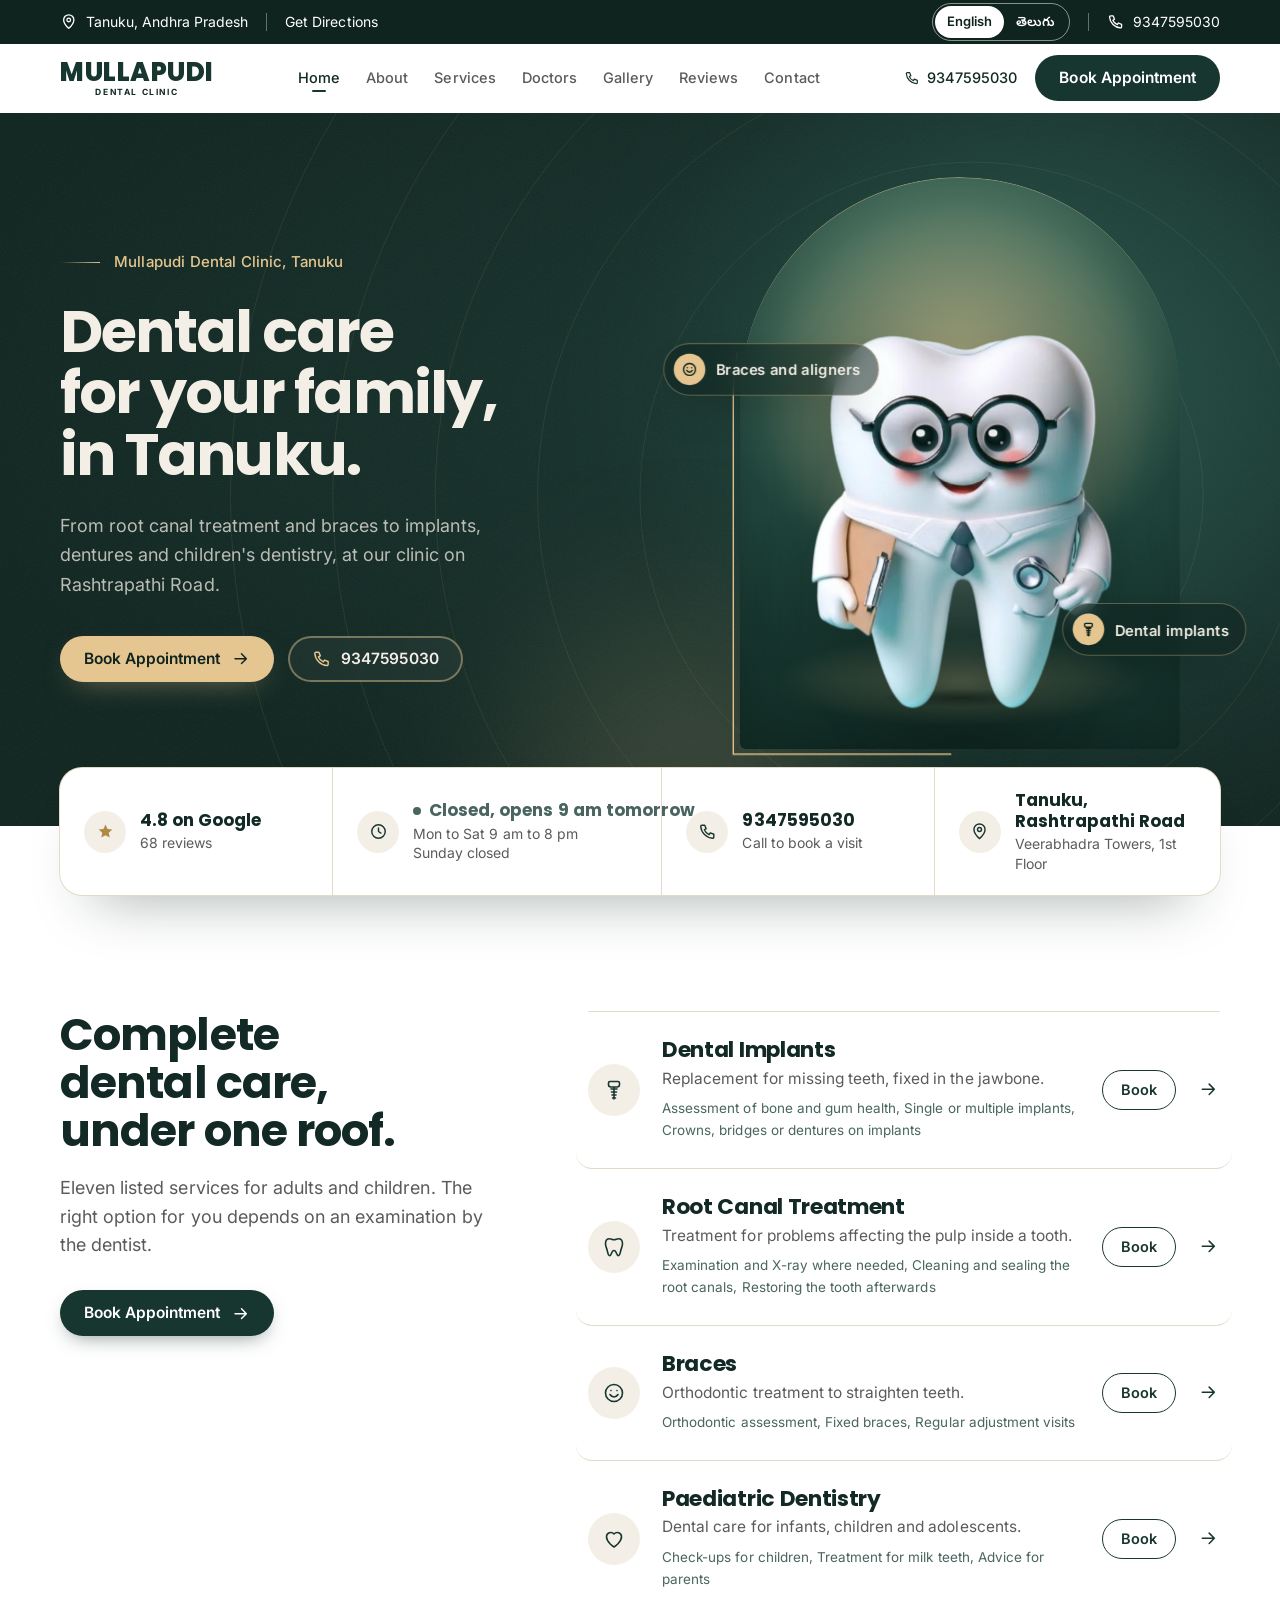
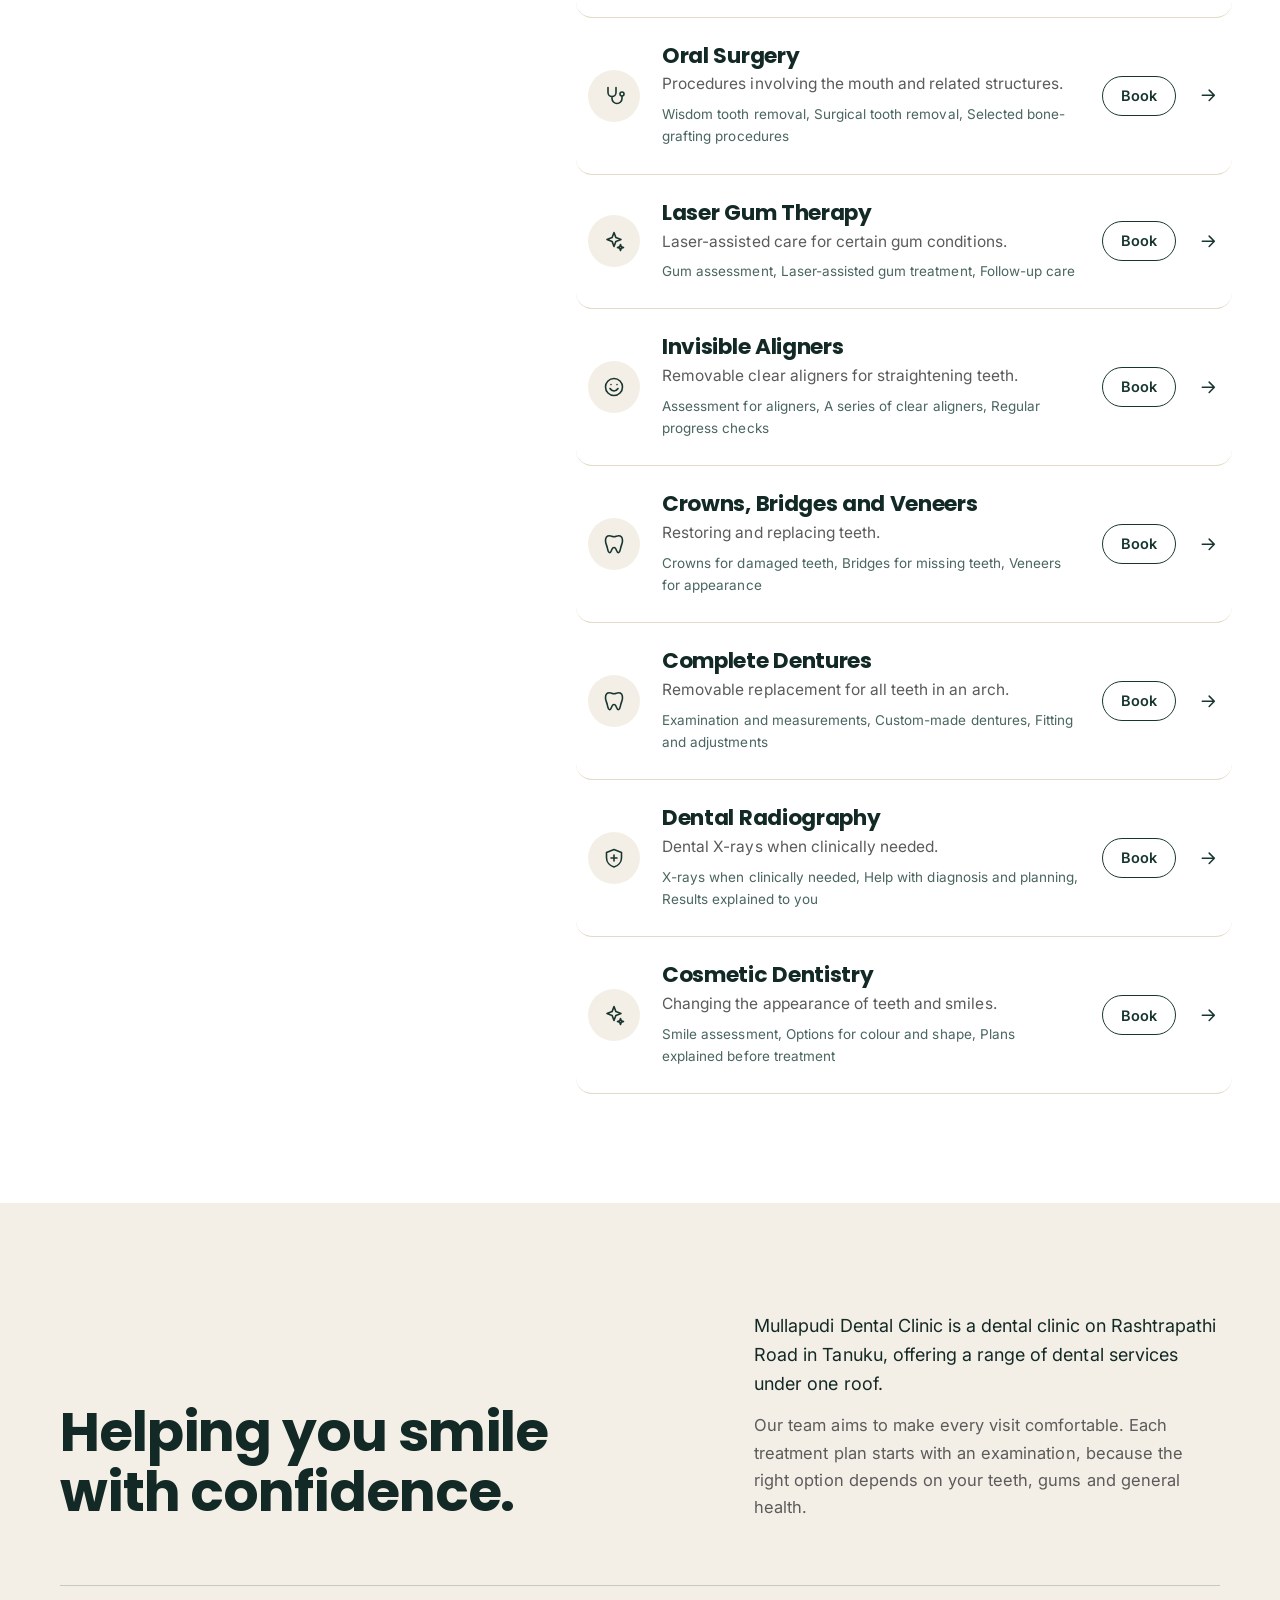
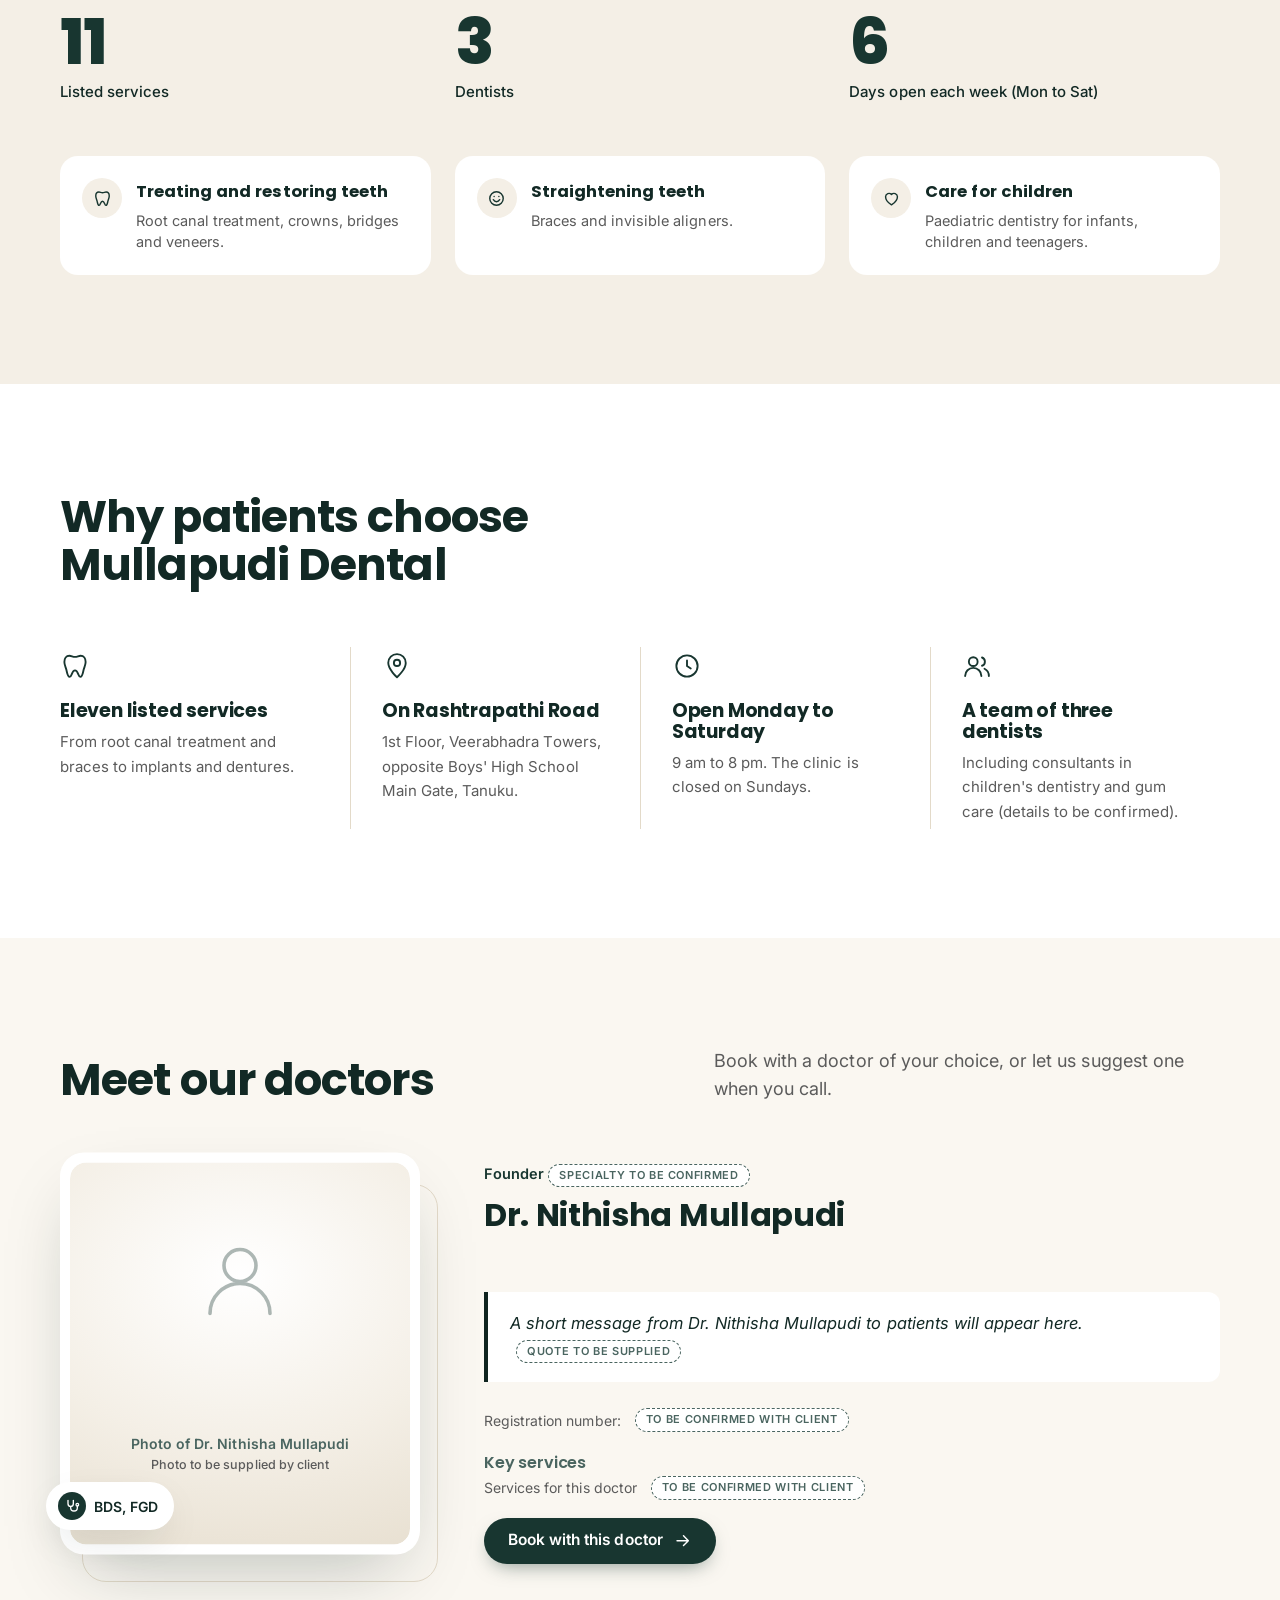
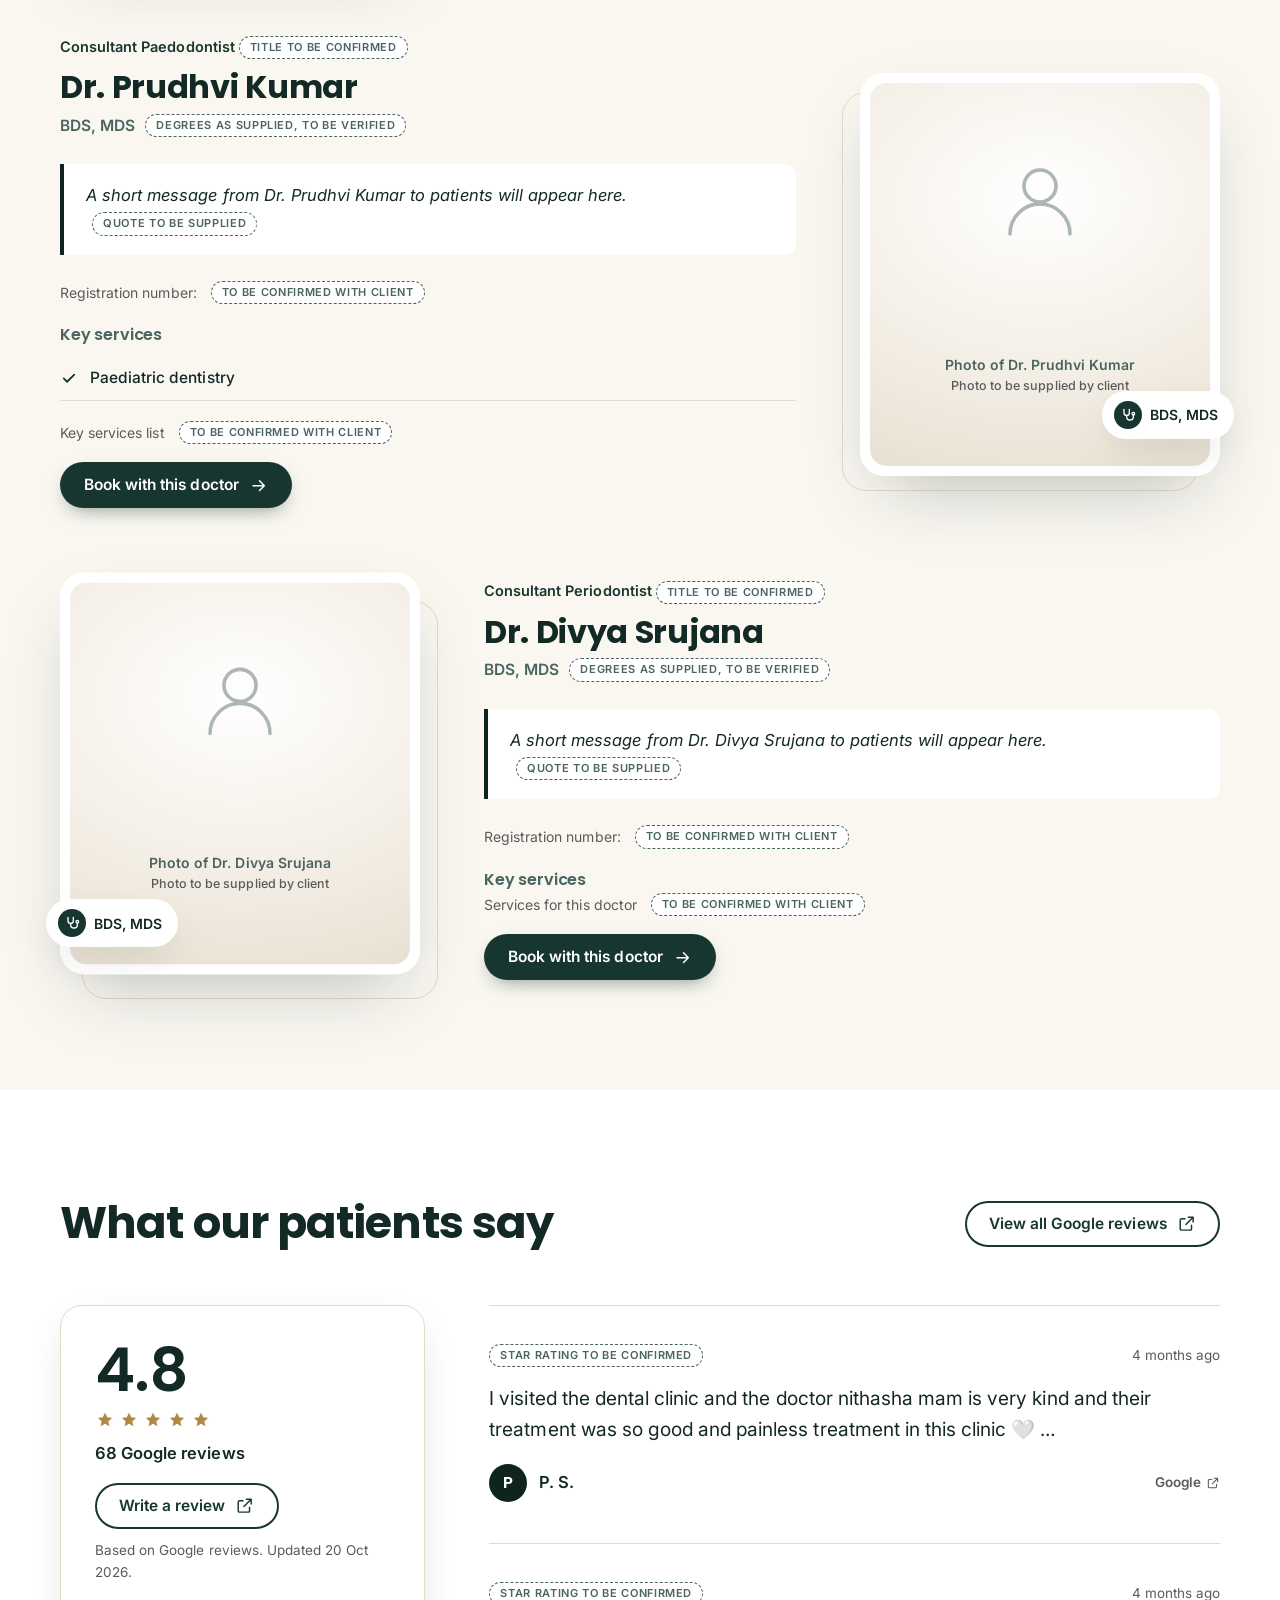
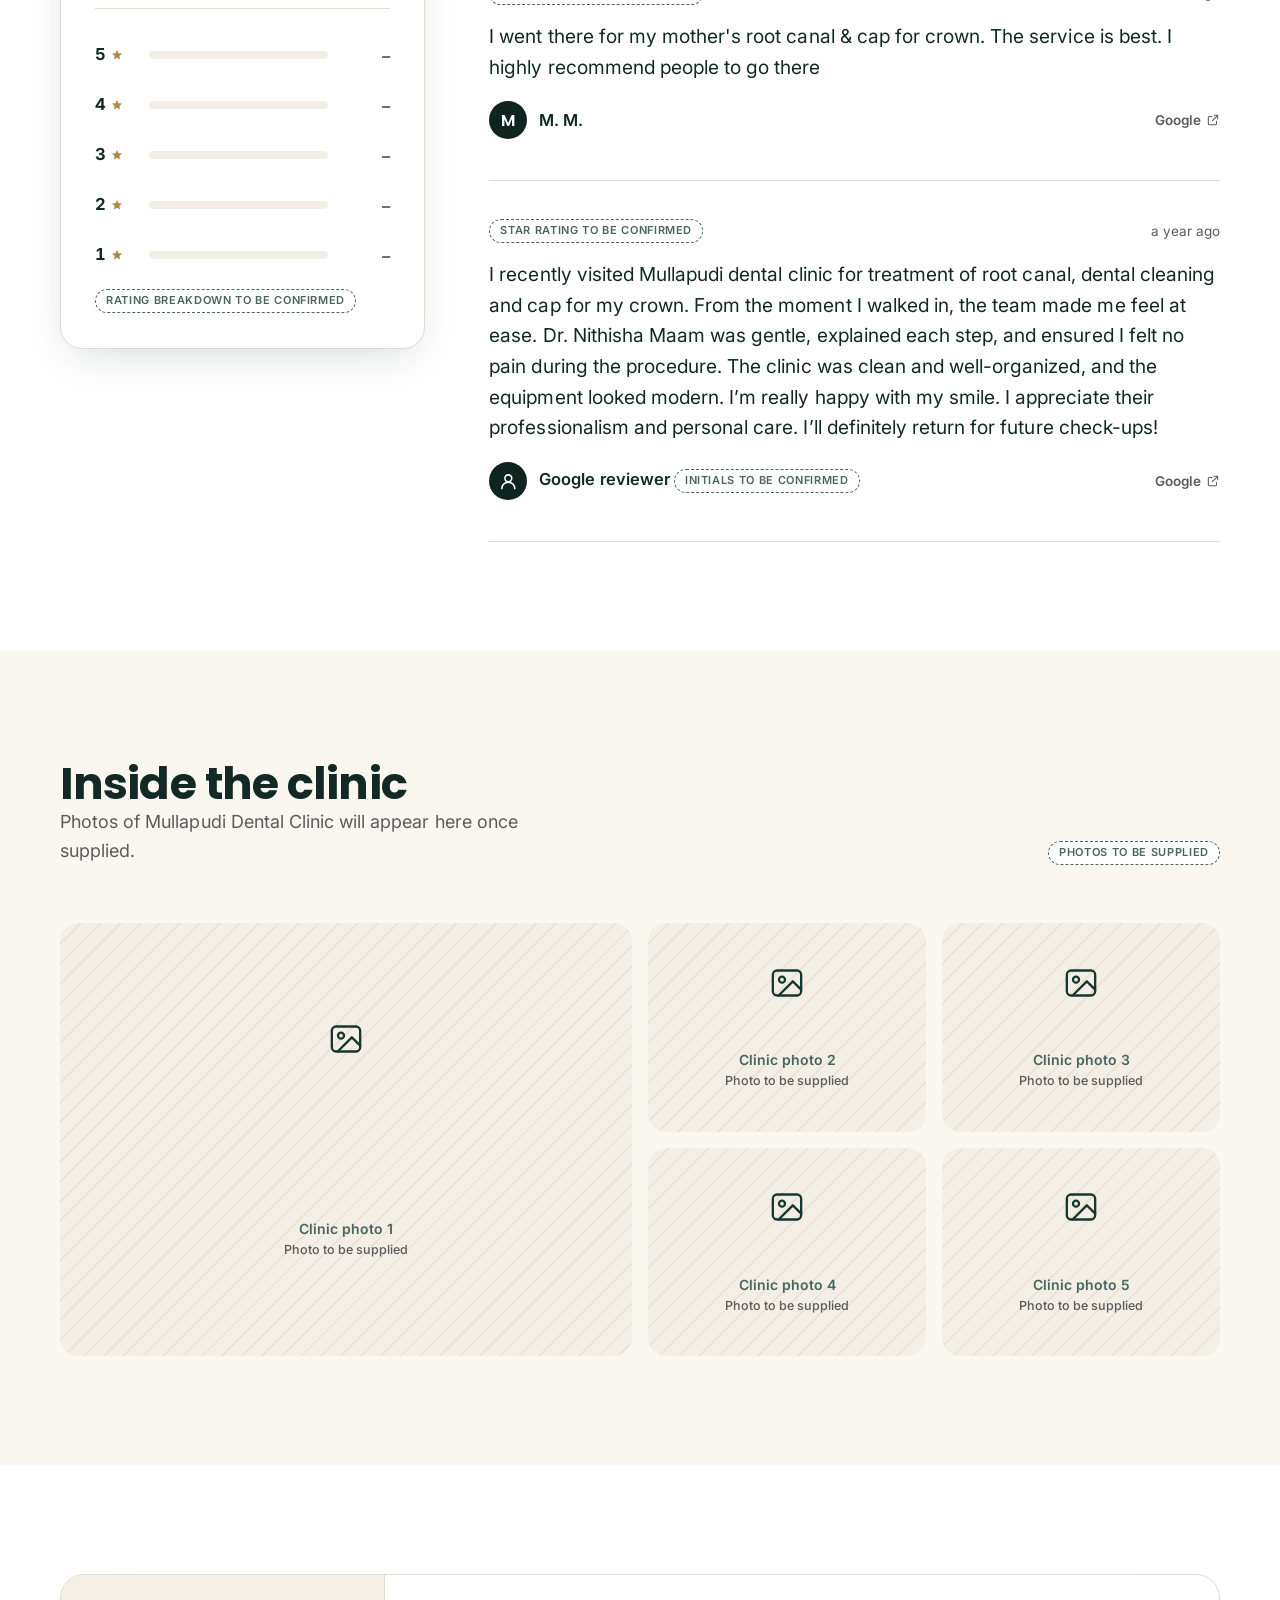
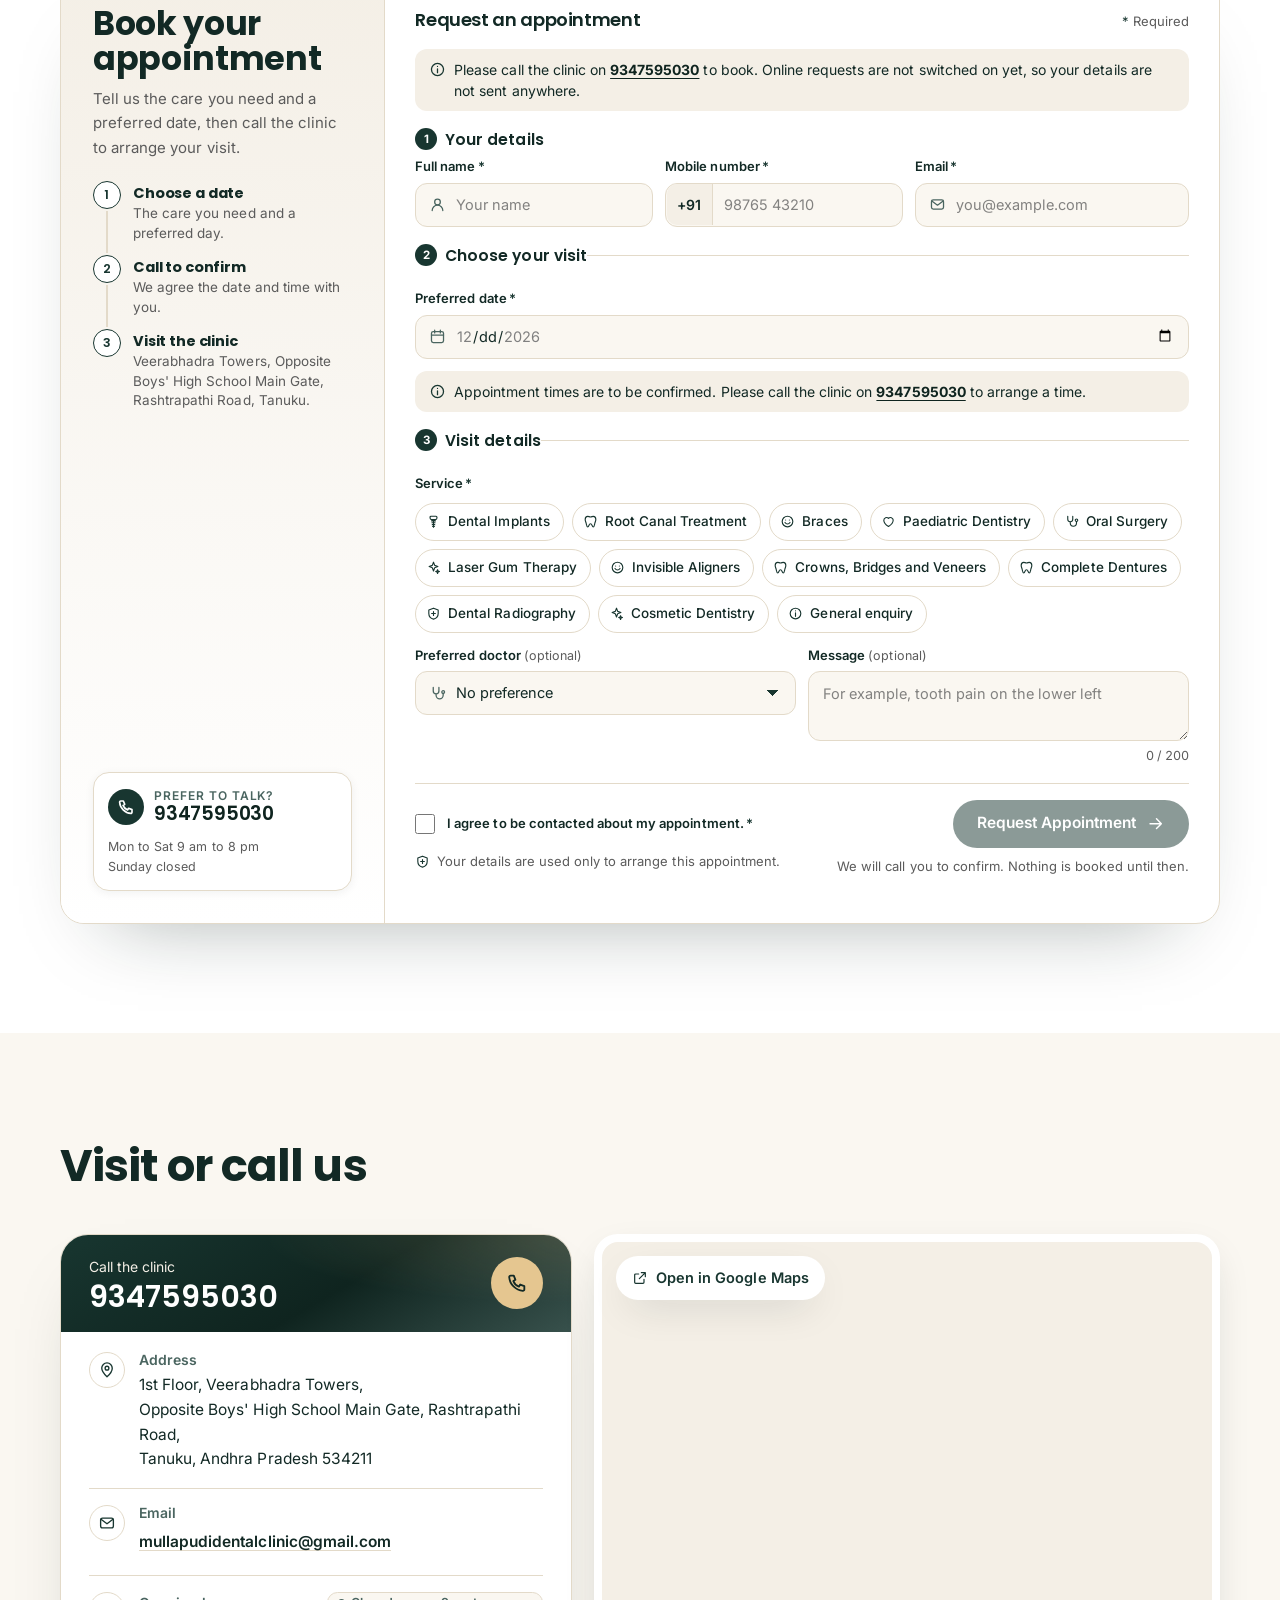
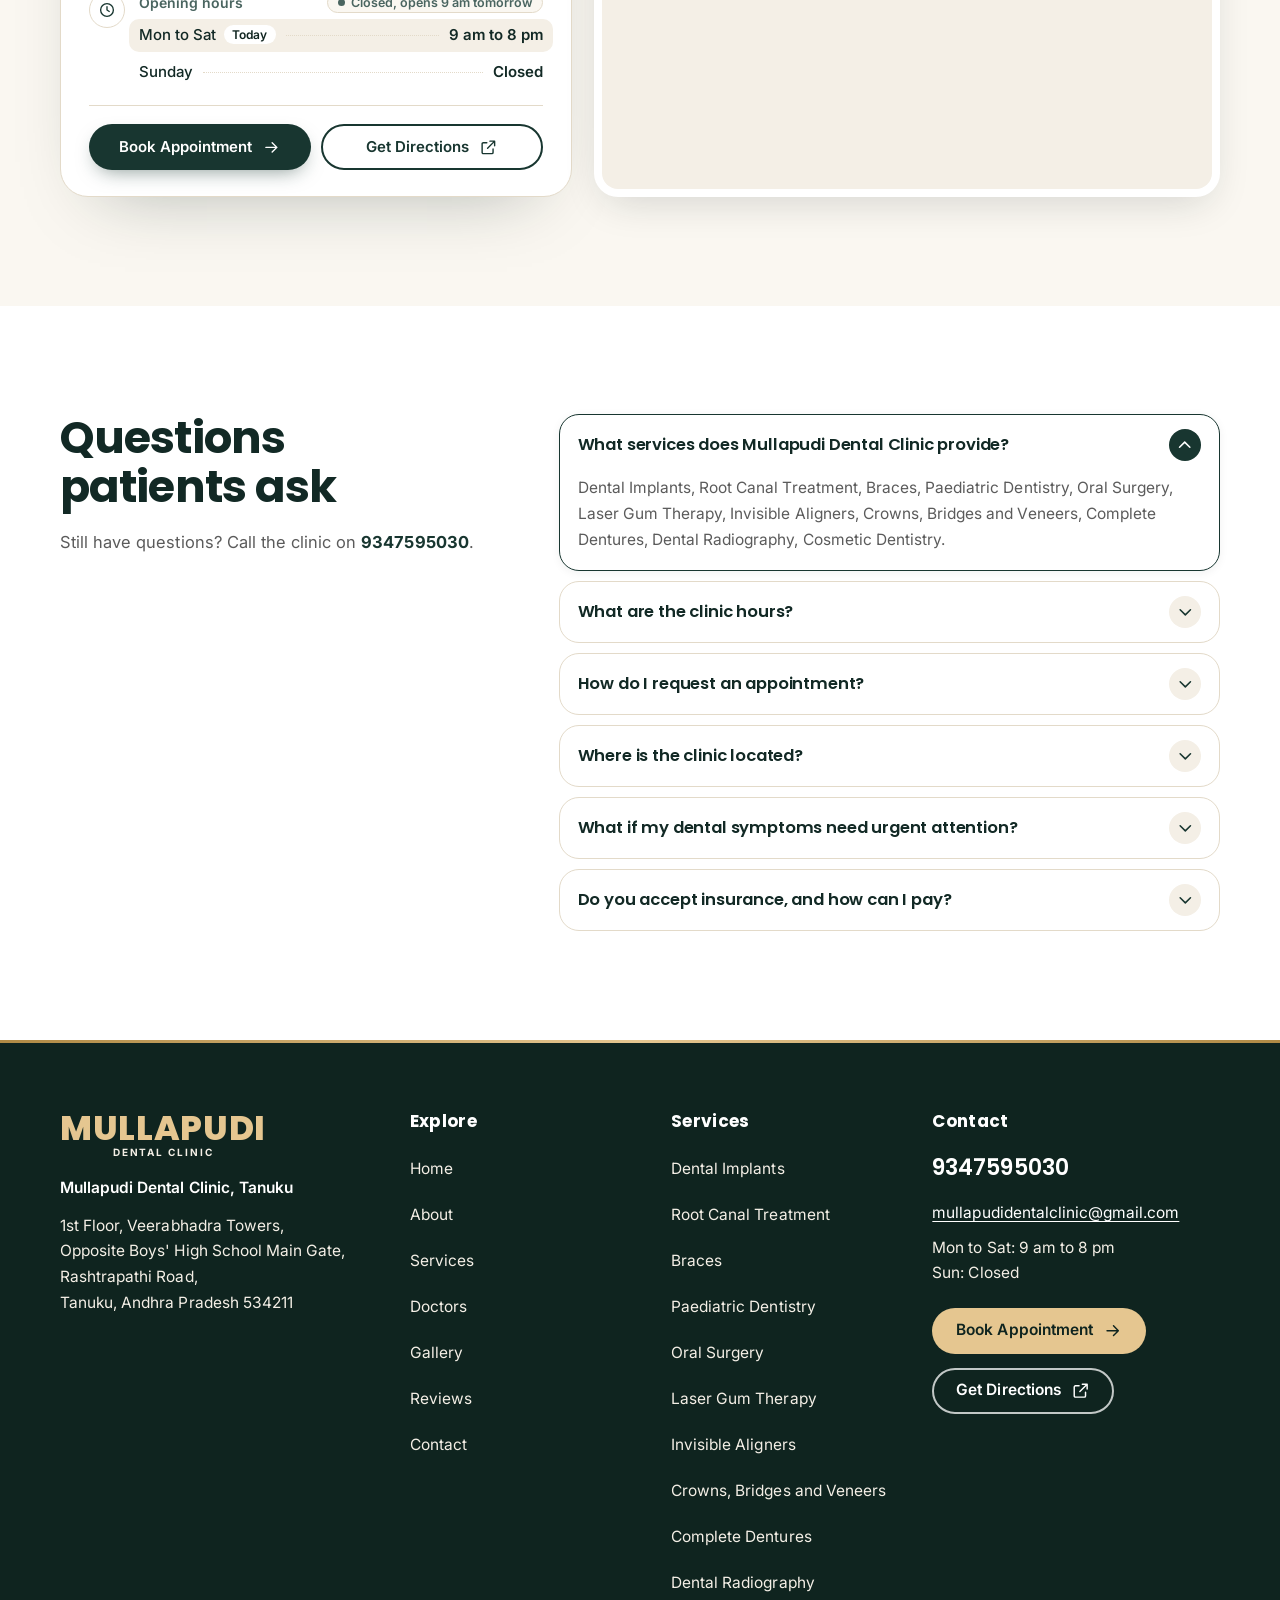
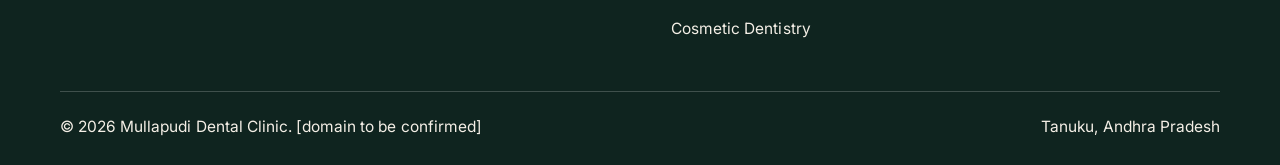
<file: index.html>
<!DOCTYPE html>
<html lang="en">
<head>
<meta charset="utf-8">
<meta name="viewport" content="width=device-width, initial-scale=1">
<title>Mullapudi Dental Clinic | Dental Clinic in Tanuku</title>
<meta name="description" content="Mullapudi Dental Clinic in Tanuku, Andhra Pradesh, offers dental services including implants, root canal treatment, braces and dentures.">
<meta name="theme-color" content="#183630">
<script>document.documentElement.classList.add("js");if(window.CSSViewTransitionRule)document.documentElement.classList.add("vt");setTimeout(function(){if(!window.__mdReady)document.documentElement.classList.remove("js")},3000);</script>
<!-- Browsers that support it load a service page in the background once the pointer rests on its link,
     so opening it is near instant. Other pages are only fetched ahead. -->
<script type="speculationrules">{"prerender":[{"where":{"selector_matches":"a[href*='services/']"},"eagerness":"moderate"}],"prefetch":[{"where":{"selector_matches":"a.logo, .nav a, .crumbs a"},"eagerness":"moderate"}]}</script>
<!-- Type: Poppins 700/800 (headings) + Inter (text), Google Fonts.
     Noto Sans Telugu covers Telugu text; Google only downloads it when Telugu characters appear. -->
<link rel="icon" type="image/svg+xml" href="assets/img/favicon.svg">
<link rel="icon" type="image/png" sizes="48x48" href="assets/img/favicon-48.png">
<link rel="apple-touch-icon" href="assets/img/apple-touch-icon.png">
<link rel="preconnect" href="https://fonts.googleapis.com">
<link rel="preconnect" href="https://fonts.gstatic.com" crossorigin>
<link rel="stylesheet" href="https://fonts.googleapis.com/css2?family=Inter:wght@400;500;600;700&amp;family=Poppins:wght@700;800&amp;display=swap" media="print" onload="this.media='all'">
<link rel="stylesheet" href="https://fonts.googleapis.com/css2?family=Noto+Sans+Telugu:wght@500;700&amp;display=swap" media="print" onload="this.media='all'">
<noscript><link rel="stylesheet" href="https://fonts.googleapis.com/css2?family=Inter:wght@400;500;600;700&amp;family=Poppins:wght@700;800&amp;display=swap"><link rel="stylesheet" href="https://fonts.googleapis.com/css2?family=Noto+Sans+Telugu:wght@500;700&amp;display=swap"></noscript>
<link rel="stylesheet" href="assets/css/site.css">
</head>
<body id="top">
<svg xmlns="http://www.w3.org/2000/svg" style="display:none" aria-hidden="true"><symbol id="i-arrow" viewBox="0 0 24 24"><path d="M5 12h14M13 6l6 6-6 6"/></symbol><symbol id="i-arrow-left" viewBox="0 0 24 24"><path d="M19 12H5M11 6l-6 6 6 6"/></symbol><symbol id="i-check" viewBox="0 0 24 24"><path d="M5 12.5l4.5 4.5L19 7.5"/></symbol><symbol id="i-phone" viewBox="0 0 24 24"><path d="M5 4h3.5l1.8 4.5-2.3 1.4a11 11 0 0 0 6.1 6.1l1.4-2.3L20 15.5V19a1.5 1.5 0 0 1-1.6 1.5C10.6 20 4 13.4 3.5 5.6A1.5 1.5 0 0 1 5 4z"/></symbol><symbol id="i-pin" viewBox="0 0 24 24"><path d="M12 21s-7-6.2-7-11.5a7 7 0 0 1 14 0C19 14.8 12 21 12 21z"/><circle cx="12" cy="9.5" r="2.5"/></symbol><symbol id="i-clock" viewBox="0 0 24 24"><circle cx="12" cy="12" r="8.5"/><path d="M12 7.5V12l3 2"/></symbol><symbol id="i-calendar" viewBox="0 0 24 24"><rect x="3.5" y="5" width="17" height="15.5" rx="2.5"/><path d="M3.5 10h17M8 3v4M16 3v4"/></symbol><symbol id="i-external" viewBox="0 0 24 24"><path d="M14 4h6v6M20 4l-9 9M18 14v4.5a1.5 1.5 0 0 1-1.5 1.5h-11A1.5 1.5 0 0 1 4 18.5v-11A1.5 1.5 0 0 1 5.5 6H10"/></symbol><symbol id="i-close" viewBox="0 0 24 24"><path d="M6 6l12 12M18 6L6 18"/></symbol><symbol id="i-chevron" viewBox="0 0 24 24"><path d="M6 9l6 6 6-6"/></symbol><symbol id="i-expand" viewBox="0 0 24 24"><path d="M4 9V4h5M20 9V4h-5M4 15v5h5M20 15v5h-5"/></symbol><symbol id="i-image" viewBox="0 0 24 24"><rect x="3.5" y="4.5" width="17" height="15" rx="2.5"/><circle cx="9" cy="10" r="1.8"/><path d="M20.5 16l-5-5-8.5 8.5"/></symbol><symbol id="i-user" viewBox="0 0 24 24"><circle cx="12" cy="8.5" r="4"/><path d="M4.5 20.5a7.5 7.5 0 0 1 15 0"/></symbol><symbol id="i-map" viewBox="0 0 24 24"><path d="M9 4.5l-5.5 2v13l5.5-2 6 2 5.5-2v-13l-5.5 2-6-2zM9 4.5v13M15 6.5v13"/></symbol><symbol id="i-info" viewBox="0 0 24 24"><circle cx="12" cy="12" r="8.5"/><path d="M12 11v5.5M12 7.6v.1"/></symbol><symbol id="i-star" viewBox="0 0 24 24"><path d="M12 3.3l2.6 5.5 6 .7-4.5 4.1 1.2 6-5.3-3-5.3 3 1.2-6L3.4 9.5l6-.7z"/></symbol><symbol id="i-quote" viewBox="0 0 24 24"><path d="M10 7H6.5A1.5 1.5 0 0 0 5 8.5V12h4v5H5M19 7h-3.5A1.5 1.5 0 0 0 14 8.5V12h4v5h-4"/></symbol><symbol id="i-mail" viewBox="0 0 24 24"><rect x="3.5" y="5.5" width="17" height="13" rx="2.5"/><path d="M4 7l8 6 8-6"/></symbol><symbol id="i-sun" viewBox="0 0 24 24"><circle cx="12" cy="12" r="4"/><path d="M12 2.5v2M12 19.5v2M4.6 4.6l1.4 1.4M18 18l1.4 1.4M2.5 12h2M19.5 12h2M4.6 19.4L6 18M18 6l1.4-1.4"/></symbol><symbol id="i-moon" viewBox="0 0 24 24"><path d="M20 14.5A8 8 0 0 1 9.5 4a8 8 0 1 0 10.5 10.5z"/></symbol><symbol id="i-heart" viewBox="0 0 24 24"><path d="M12 20s-7.5-4.6-7.5-10.2A4.3 4.3 0 0 1 12 7a4.3 4.3 0 0 1 7.5 2.8C19.5 15.4 12 20 12 20z"/></symbol><symbol id="i-tooth" viewBox="0 0 24 24"><path d="M7.5 3.8c1.7 0 2.6.9 4.5.9s2.8-.9 4.5-.9c2.6 0 4 2.2 4 4.9 0 2.4-1 4-1.6 6.3-.6 2.4-.9 5.7-2.6 5.7-1.9 0-1.6-5.2-4.3-5.2s-2.4 5.2-4.3 5.2c-1.7 0-2-3.3-2.6-5.7C4.5 12.7 3.5 11.1 3.5 8.7c0-2.7 1.4-4.9 4-4.9z"/></symbol><symbol id="i-implant" viewBox="0 0 24 24"><path d="M8 3.5h8c.8 0 1.5.7 1.5 1.5v1.5c0 1.4-1.1 2.5-2.5 2.5H9A2.5 2.5 0 0 1 6.5 6.5V5c0-.8.7-1.5 1.5-1.5zM9 11h6M9.5 14h5M10 17h4M10.5 20h3M12 9v12"/></symbol><symbol id="i-sparkle" viewBox="0 0 24 24"><path d="M12 3.5l1.9 5.1 5.1 1.9-5.1 1.9L12 17.5l-1.9-5.1L5 10.5l5.1-1.9zM18.5 15.5l.8 2.2 2.2.8-2.2.8-.8 2.2-.8-2.2-2.2-.8 2.2-.8z"/></symbol><symbol id="i-shield" viewBox="0 0 24 24"><path d="M12 3.5l7.5 3v5.3c0 4.4-3.2 8-7.5 9.2-4.3-1.2-7.5-4.8-7.5-9.2V6.5z"/><path d="M12 9v6M9 12h6"/></symbol><symbol id="i-profile" viewBox="0 0 24 24"><path d="M14 3.5c-4 0-7 3-7 6.8 0 1-.9 1.9-1.6 2.9-.4.5-.1 1.2.5 1.3l1.1.2v2.2c0 1.2 1 2.1 2.2 2.1H11v1.5M14 3.5c3.6 0 6.5 2.9 6.5 6.5 0 2.4-1.2 4.3-3 5.5v5"/></symbol><symbol id="i-bolt" viewBox="0 0 24 24"><path d="M13 3L5 13.5h6L10 21l8-10.5h-6z"/></symbol><symbol id="i-thermo" viewBox="0 0 24 24"><path d="M10 14.5V5a2 2 0 0 1 4 0v9.5a4 4 0 1 1-4 0z"/><path d="M12 9v7"/></symbol><symbol id="i-drop" viewBox="0 0 24 24"><path d="M12 3.5s6 6.4 6 10.6a6 6 0 0 1-12 0C6 9.9 12 3.5 12 3.5z"/></symbol><symbol id="i-alert" viewBox="0 0 24 24"><path d="M12 4l9 15.5H3z"/><path d="M12 10v4M12 16.8v.1"/></symbol><symbol id="i-crack" viewBox="0 0 24 24"><path d="M7.5 3.8c1.7 0 2.6.9 4.5.9s2.8-.9 4.5-.9c2.6 0 4 2.2 4 4.9 0 2.4-1 4-1.6 6.3-.6 2.4-.9 5.7-2.6 5.7-1.9 0-1.6-5.2-4.3-5.2s-2.4 5.2-4.3 5.2c-1.7 0-2-3.3-2.6-5.7C4.5 12.7 3.5 11.1 3.5 8.7c0-2.7 1.4-4.9 4-4.9z"/><path d="M12 4.7l-1.5 3 2.5 1.5-1.5 3"/></symbol><symbol id="i-gap" viewBox="0 0 24 24"><rect x="3.5" y="6" width="6" height="12" rx="2.5"/><rect x="14.5" y="6" width="6" height="12" rx="2.5"/><path d="M11 12h2"/></symbol><symbol id="i-layers" viewBox="0 0 24 24"><path d="M12 4l8.5 4.5L12 13 3.5 8.5z"/><path d="M3.5 12.5L12 17l8.5-4.5M3.5 16.5L12 21l8.5-4.5"/></symbol><symbol id="i-smile" viewBox="0 0 24 24"><circle cx="12" cy="12" r="8.5"/><path d="M8 13.5c1 1.6 2.4 2.5 4 2.5s3-.9 4-2.5M9 9.5v.1M15 9.5v.1"/></symbol><symbol id="i-face" viewBox="0 0 24 24"><path d="M12 3.5c4 0 7 3.2 7 7.5 0 5-3.3 9.5-7 9.5S5 16 5 11c0-4.3 3-7.5 7-7.5z"/><path d="M9.5 10.5v.1M14.5 10.5v.1M10 15.5c1.2.8 2.8.8 4 0"/></symbol><symbol id="i-circle" viewBox="0 0 24 24"><circle cx="12" cy="12" r="5.5"/><circle cx="12" cy="12" r="8.5" stroke-dasharray="2 3"/></symbol><symbol id="i-steth" viewBox="0 0 24 24"><path d="M6 3.5v5a4 4 0 0 0 8 0v-5M10 12.5v2a5 5 0 0 0 10 0V12"/><circle cx="20" cy="10" r="2"/></symbol><symbol id="i-users" viewBox="0 0 24 24"><circle cx="9" cy="8.5" r="3.5"/><path d="M2.5 20a6.5 6.5 0 0 1 13 0M16 5.2a3.5 3.5 0 0 1 0 6.6M18 14.2a6.5 6.5 0 0 1 3.5 5.8"/></symbol></svg>

<a class="skip-link" href="#main">Skip to content</a>
<div class="topbar">
  <div class="container topbar__inner">
    <div class="topbar__group">
      <span class="topbar__loc"><svg class="icon" aria-hidden="true" focusable="false"><use href="#i-pin"/></svg><span data-i18n="location">Tanuku, Andhra Pradesh</span></span>
      <span class="topbar__sep" aria-hidden="true"></span>
      <a class="topbar__dir" href="https://www.google.co.in/maps/place/Mullapudi+Dental+Clinic/@16.8696788,81.5626615,11z/data=!4m10!1m2!2m1!1smullapudi+dental!3m6!1s0x3a37b7a3e77b4e3d:0x4ba1d56a46a7574!8m2!3d16.7554642!4d81.6845425!15sChBtdWxsYXB1ZGkgZGVudGFsWhIiEG11bGxhcHVkaSBkZW50YWySAQ1kZW50YWxfY2xpbmljmgFEQ2k5RFFVbFJRVU52WkVOb2RIbGpSamx2VDJ4ck5GUnNSbFpsYWxvMlRsWktNRTlVYkZaaVJYQk5aVzFvY1U5R1JSQULgAQD6AQUIjgIQSQ!16s%2Fg%2F11tjxkw8sc?entry=ttu" target="_blank" rel="noopener"><span data-i18n="directions">Get Directions</span><span class="sr-only"> (opens Google Maps in a new tab)</span></a>
    </div>
    <div class="topbar__group">
      <div class="lang" role="group" aria-label="Language">
        <button type="button" data-lang="en" aria-pressed="true">English</button>
        <button type="button" data-lang="te" aria-pressed="false" lang="te">తెలుగు</button>
      </div>
      <span class="topbar__sep" aria-hidden="true"></span>
      <a href="tel:+919347595030"><svg class="icon" aria-hidden="true" focusable="false"><use href="#i-phone"/></svg><span><span class="sr-only">Call the clinic on </span>9347595030</span></a>
    </div>
  </div>
</div>
<header class="header">
  <div class="container header__inner">
    <a class="logo" href="#top" aria-label="Mullapudi Dental Clinic, home">
      
  <span class="logo__text logo__text--word">
    <span class="logo__name">MULLAPUDI</span>
    <span class="logo__tag">DENTAL CLINIC</span>
  </span>
    </a>
    <nav class="nav" aria-label="Main"><a href="#top" aria-current="page" data-i18n="home">Home</a><a href="#about" data-i18n="about">About</a><a href="#services" data-i18n="services">Services</a><a href="#doctors" data-i18n="doctors">Doctors</a><a href="#gallery" data-i18n="gallery">Gallery</a><a href="#reviews" data-i18n="reviews">Reviews</a><a href="#contact" data-i18n="contact">Contact</a></nav>
    <div class="header__cta">
      <a class="call-link" href="tel:+919347595030"><svg class="icon" aria-hidden="true" focusable="false"><use href="#i-phone"/></svg><span><span class="sr-only">Call the clinic on </span>9347595030</span></a>
      <a class="btn btn--primary btn--sm header__book" href="#booking"><span data-i18n="book">Book Appointment</span></a>
      <button class="burger" type="button" aria-expanded="false" aria-controls="mobile-menu" aria-label="Open menu"><span></span><span></span><span></span></button>
    </div>
  </div>
</header>
<div class="mmenu" id="mobile-menu" inert>
  <nav aria-label="Mobile">
    <ul class="mmenu__list">
      <li style="--i:0"><a class="btn btn--primary" href="#booking"><span data-i18n="book">Book Appointment</span><svg class="icon icon--arrow" aria-hidden="true" focusable="false"><use href="#i-arrow"/></svg></a></li>
      <li style="--i:1"><a href="#top"><span data-i18n="home">Home</span><svg class="icon icon--arrow" aria-hidden="true" focusable="false"><use href="#i-arrow"/></svg></a></li><li style="--i:2"><a href="#about"><span data-i18n="about">About</span><svg class="icon icon--arrow" aria-hidden="true" focusable="false"><use href="#i-arrow"/></svg></a></li><li style="--i:3"><a href="#services"><span data-i18n="services">Services</span><svg class="icon icon--arrow" aria-hidden="true" focusable="false"><use href="#i-arrow"/></svg></a></li><li style="--i:4"><a href="#doctors"><span data-i18n="doctors">Doctors</span><svg class="icon icon--arrow" aria-hidden="true" focusable="false"><use href="#i-arrow"/></svg></a></li><li style="--i:5"><a href="#gallery"><span data-i18n="gallery">Gallery</span><svg class="icon icon--arrow" aria-hidden="true" focusable="false"><use href="#i-arrow"/></svg></a></li><li style="--i:6"><a href="#reviews"><span data-i18n="reviews">Reviews</span><svg class="icon icon--arrow" aria-hidden="true" focusable="false"><use href="#i-arrow"/></svg></a></li><li style="--i:7"><a href="#contact"><span data-i18n="contact">Contact</span><svg class="icon icon--arrow" aria-hidden="true" focusable="false"><use href="#i-arrow"/></svg></a></li>
    </ul>
  </nav>
  <div class="mmenu__foot">
    <a href="tel:+919347595030">Call 9347595030</a>
    <a href="https://www.google.co.in/maps/place/Mullapudi+Dental+Clinic/@16.8696788,81.5626615,11z/data=!4m10!1m2!2m1!1smullapudi+dental!3m6!1s0x3a37b7a3e77b4e3d:0x4ba1d56a46a7574!8m2!3d16.7554642!4d81.6845425!15sChBtdWxsYXB1ZGkgZGVudGFsWhIiEG11bGxhcHVkaSBkZW50YWySAQ1kZW50YWxfY2xpbmljmgFEQ2k5RFFVbFJRVU52WkVOb2RIbGpSamx2VDJ4ck5GUnNSbFpsYWxvMlRsWktNRTlVYkZaaVJYQk5aVzFvY1U5R1JSQULgAQD6AQUIjgIQSQ!16s%2Fg%2F11tjxkw8sc?entry=ttu" target="_blank" rel="noopener">Get Directions<span class="sr-only"> (opens in a new tab)</span></a>
    <span>Mon to Sat 9 am to 8 pm · Sunday closed</span>
  </div>
</div>
<main id="main">

<!-- Home hero: a deep-green room lit with gold. The tooth stands in a lit arch (the arch echoes the
     pillars in the clinic's monogram) and steps slightly out of it; a gold frame draws itself around it.
     One entrance sequence (site.css "Home hero: the arch"); afterwards only slow ambient light, rising
     gold dust and film grain move. On desktop the arch tilts with the mouse (--px / --py from site.js)
     and a spotlight follows the cursor. Everything is still for prefers-reduced-motion. -->
<section class="hero hero--arch" aria-labelledby="hero-title" data-float-scope data-hero-stage>
  <div class="ha-bg" aria-hidden="true">
    <div class="ha-glow ha-glow--a"></div>
    <div class="ha-glow ha-glow--b"></div>
    <svg class="ha-arcs" viewBox="0 0 1000 1000" preserveAspectRatio="xMidYMid slice" focusable="false">
      <circle cx="760" cy="520" r="180"/><circle cx="760" cy="520" r="260"/><circle cx="760" cy="520" r="340"/><circle cx="760" cy="520" r="420"/><circle cx="760" cy="520" r="500"/><circle cx="760" cy="520" r="580"/>
    </svg>
    <div class="ha-dust"><i style="--x:56%;--dur:8s;--sz:3px;--t:-0s"></i><i style="--x:62%;--dur:13s;--sz:2px;--t:-3.2s"></i><i style="--x:70%;--dur:10s;--sz:4px;--t:-6.1s"></i><i style="--x:78%;--dur:15s;--sz:2px;--t:-1.7s"></i><i style="--x:84%;--dur:9s;--sz:3px;--t:-4.4s"></i><i style="--x:90%;--dur:12s;--sz:2px;--t:-7.3s"></i><i style="--x:66%;--dur:11s;--sz:2px;--t:-9.1s"></i><i style="--x:74%;--dur:14s;--sz:3px;--t:-2.6s"></i><i style="--x:88%;--dur:16s;--sz:2px;--t:-5.5s"></i><i style="--x:95%;--dur:10s;--sz:3px;--t:-8.2s"></i><i style="--x:48%;--dur:12s;--sz:2px;--t:-10.4s"></i><i style="--x:58%;--dur:15s;--sz:2px;--t:-11.8s"></i></div>
    <div class="ha-grain"></div>
  </div>

  <div class="container ha">
    <div class="ha-copy">
      <p class="ha-kicker" data-hero style="--d:80ms"><span class="ha-kicker__rule" aria-hidden="true"></span>Mullapudi Dental Clinic, Tanuku</p>
      <!-- Draft hero copy, for client approval -->
      <h1 class="hero__title ha-title" id="hero-title">
        <span class="line"><span style="--d:180ms">Dental care</span></span>
        <span class="line"><span style="--d:300ms">for your family,</span></span>
        <span class="line"><span style="--d:420ms">in Tanuku.</span></span>
      </h1>
      <p class="hero__sub ha-sub" data-hero style="--d:900ms">From root canal treatment and braces to implants, dentures and children's dentistry, at our clinic on Rashtrapathi Road.</p>
      <div class="btn-row hero__actions ha-actions" data-hero style="--d:1020ms">
        <a class="btn btn--gold" href="#booking"><span data-i18n="book">Book Appointment</span><svg class="icon icon--arrow" aria-hidden="true" focusable="false"><use href="#i-arrow"/></svg></a>
        <a class="btn btn--glass" href="tel:+919347595030"><svg class="icon" aria-hidden="true" focusable="false"><use href="#i-phone"/></svg><span><span class="sr-only">Call the clinic on </span>9347595030</span></a>
      </div>
    </div>

    <div class="ha-stage">
      <div class="ha-tilt">
        <svg class="ha-frame" viewBox="0 0 100 130" preserveAspectRatio="none" aria-hidden="true" focusable="false">
          <path pathLength="1" d="M1 129 V50 A49 49 0 0 1 99 50 V129 Z"/>
        </svg>
        <div class="ha-arch" aria-hidden="true">
          <div class="ha-arch__light"></div>
          <div class="ha-arch__floor"></div>
        </div>
        <!-- Hero mascot. Layers: halo (backdrop), parallax wrapper, cursor-lean wrapper,
             idle float, image; the floor shadow breathes in time with the float. -->
        <div class="mascot" data-hero="mascot">
          <div class="mascot__halo" aria-hidden="true"></div>
          <div class="mascot__parallax" data-parallax="14">
            <div class="mascot__lean" data-mascot-lean>
              <div class="mascot__float float-mascot">
                <picture>
                  <source type="image/webp" srcset="assets/img/tooth-mascot.webp">
                  <img class="mascot__img" src="assets/img/tooth-mascot.png" width="736" height="736" fetchpriority="high" decoding="async"
                       alt="Smiling tooth character in a white doctor's coat, with round glasses, a clipboard and a stethoscope">
                </picture>
                <!-- Eyes that follow the cursor. Coordinates are in the image's own 736 x 736 pixels,
                     so the layer scales with it. Each eye: a soft lens-coloured cover over the drawn
                     eyeball, then a new eyeball that moves (assets/js/mascot-eyes.js). -->
                <svg class="mascot__eyes" viewBox="0 0 736 736" aria-hidden="true" focusable="false">
                  <defs>
                    <radialGradient id="eyeLens" cx="50%" cy="45%" r="50%">
                      <stop offset="0" stop-color="#d2cdd6"/>
                      <stop offset=".6" stop-color="#bebac3"/>
                      <stop offset=".8" stop-color="#aba7b0" stop-opacity=".96"/>
                      <stop offset="1" stop-color="#a4a1aa" stop-opacity="0"/>
                    </radialGradient>
                    <radialGradient id="eyeBall" cx="42%" cy="38%" r="62%">
                      <stop offset="0" stop-color="#16302f"/>
                      <stop offset=".55" stop-color="#061614"/>
                      <stop offset=".85" stop-color="#1b3337"/>
                      <stop offset="1" stop-color="#2b4549"/>
                    </radialGradient>
                  </defs>
                  <g class="mascot__eye" data-eye data-cx="312" data-cy="242.8" data-lens-cx="290" data-lens-cy="236" data-lens-r="50">
                    <circle class="mascot__lens" cx="312" cy="242.8" r="27" fill="url(#eyeLens)"/>
                    <g class="mascot__ball" data-ball>
                      <g class="mascot__blink" data-blink>
                        <circle cx="312" cy="242.8" r="21.5" fill="url(#eyeBall)"/>
                        <ellipse cx="304.5" cy="234.5" rx="7.2" ry="6" fill="#fff" opacity=".92"/>
                        <circle cx="318.5" cy="250" r="2.4" fill="#fff" opacity=".55"/>
                      </g>
                    </g>
                  </g>
                  <g class="mascot__eye" data-eye data-cx="428.5" data-cy="242.7" data-lens-cx="444" data-lens-cy="235" data-lens-r="49">
                    <circle class="mascot__lens" cx="428.5" cy="242.7" r="27" fill="url(#eyeLens)"/>
                    <g class="mascot__ball" data-ball>
                      <g class="mascot__blink" data-blink>
                        <circle cx="428.5" cy="242.7" r="21.5" fill="url(#eyeBall)"/>
                        <ellipse cx="421" cy="234.4" rx="7.2" ry="6" fill="#fff" opacity=".92"/>
                        <circle cx="435" cy="250" r="2.4" fill="#fff" opacity=".55"/>
                      </g>
                    </g>
                  </g>
                </svg>
              </div>
            </div>
          </div>
          <div class="mascot__shadow" aria-hidden="true"></div>
        </div>
        <p class="ha-chip ha-chip--a" aria-hidden="true"><span class="ha-chip__icon"><svg class="icon" aria-hidden="true" focusable="false"><use href="#i-smile"/></svg></span>Braces and aligners</p>
        <p class="ha-chip ha-chip--b" aria-hidden="true"><span class="ha-chip__icon"><svg class="icon" aria-hidden="true" focusable="false"><use href="#i-implant"/></svg></span>Dental implants</p>
      </div>
    </div>
  </div>
</section>

<!-- At a glance: rating, opening status, phone and location, overlapping the hero's lower edge -->
<section class="h-facts" aria-label="Clinic at a glance">
  <div class="container">
    <ul class="h-facts__bar" data-reveal>
      <li>
        <a class="h-facts__item" href="https://www.google.co.in/maps/place/Mullapudi+Dental+Clinic/@16.8696788,81.5626615,11z/data=!4m12!1m2!2m1!1smullapudi+dental!3m8!1s0x3a37b7a3e77b4e3d:0x4ba1d56a46a7574!8m2!3d16.7554642!4d81.6845425!9m1!1b1!15sChBtdWxsYXB1ZGkgZGVudGFsWhIiEG11bGxhcHVkaSBkZW50YWySAQ1kZW50YWxfY2xpbmljmgFEQ2k5RFFVbFJRVU52WkVOb2RIbGpSamx2VDJ4ck5GUnNSbFpsYWxvMlRsWktNRTlVYkZaaVJYQk5aVzFvY1U5R1JSQULgAQD6AQUIjgIQSQ!16s%2Fg%2F11tjxkw8sc?entry=ttu" target="_blank" rel="noopener">
          <span class="h-facts__icon h-facts__icon--star" aria-hidden="true"><svg class="icon icon--fill" aria-hidden="true" focusable="false"><use href="#i-star"/></svg></span>
          <span><strong>4.8 on Google</strong><span>68 reviews<span class="sr-only"> (opens Google reviews in a new tab)</span></span></span>
        </a>
      </li>
      <li>
        <div class="h-facts__item">
          <span class="h-facts__icon" aria-hidden="true"><svg class="icon" aria-hidden="true" focusable="false"><use href="#i-clock"/></svg></span>
          <span><strong class="h-facts__now" data-open-status>Open Monday to Saturday</strong><span>Mon to Sat 9 am to 8 pm<br>Sunday closed</span></span>
        </div>
      </li>
      <li>
        <a class="h-facts__item" href="tel:+919347595030">
          <span class="h-facts__icon" aria-hidden="true"><svg class="icon" aria-hidden="true" focusable="false"><use href="#i-phone"/></svg></span>
          <span><strong>9347595030</strong><span>Call to book a visit</span></span>
        </a>
      </li>
      <li>
        <a class="h-facts__item" href="https://www.google.co.in/maps/place/Mullapudi+Dental+Clinic/@16.8696788,81.5626615,11z/data=!4m10!1m2!2m1!1smullapudi+dental!3m6!1s0x3a37b7a3e77b4e3d:0x4ba1d56a46a7574!8m2!3d16.7554642!4d81.6845425!15sChBtdWxsYXB1ZGkgZGVudGFsWhIiEG11bGxhcHVkaSBkZW50YWySAQ1kZW50YWxfY2xpbmljmgFEQ2k5RFFVbFJRVU52WkVOb2RIbGpSamx2VDJ4ck5GUnNSbFpsYWxvMlRsWktNRTlVYkZaaVJYQk5aVzFvY1U5R1JSQULgAQD6AQUIjgIQSQ!16s%2Fg%2F11tjxkw8sc?entry=ttu" target="_blank" rel="noopener">
          <span class="h-facts__icon" aria-hidden="true"><svg class="icon" aria-hidden="true" focusable="false"><use href="#i-pin"/></svg></span>
          <span><strong>Tanuku, Rashtrapathi Road</strong><span>Veerabhadra Towers, 1st Floor<span class="sr-only"> (opens Google Maps in a new tab)</span></span></span>
        </a>
      </li>
    </ul>
  </div>
</section>

<section class="section home-sec h-services" id="services" aria-labelledby="services-title">
  <div class="container h-split">
    <div class="h-split__aside">
      <h2 class="h-title" id="services-title" data-reveal>Complete dental care, under one roof.</h2>
      <p class="h-lead" data-reveal>Eleven listed services for adults and children. The right option for you depends on an examination by the dentist.</p>
      <div class="btn-row" data-reveal>
        <a class="btn btn--primary" href="#booking">Book Appointment<svg class="icon icon--arrow" aria-hidden="true" focusable="false"><use href="#i-arrow"/></svg></a>
      </div>
    </div>
    <ul class="h-svc" data-reveal>
      <li class="h-svc__row">
        <span class="h-svc__icon" aria-hidden="true"><svg class="icon" aria-hidden="true" focusable="false"><use href="#i-implant"/></svg></span>
        <div class="h-svc__text">
          <h3 class="h-svc__name"><a class="h-svc__link" href="services/dental-implants/">Dental Implants</a></h3>
          <p class="h-svc__sub">Replacement for missing teeth, fixed in the jawbone.</p>
          <p class="h-svc__points">Assessment of bone and gum health, Single or multiple implants, Crowns, bridges or dentures on implants</p>
        </div>
        <a class="h-svc__book" href="#booking" data-book-service="dental-implants" aria-label="Book an appointment for Dental Implants">Book</a>
        <span class="h-svc__go" aria-hidden="true"><svg class="icon icon--arrow" aria-hidden="true" focusable="false"><use href="#i-arrow"/></svg></span>
      </li>
      <li class="h-svc__row">
        <span class="h-svc__icon" aria-hidden="true"><svg class="icon" aria-hidden="true" focusable="false"><use href="#i-tooth"/></svg></span>
        <div class="h-svc__text">
          <h3 class="h-svc__name"><a class="h-svc__link" href="services/root-canal-treatment/">Root Canal Treatment</a></h3>
          <p class="h-svc__sub">Treatment for problems affecting the pulp inside a tooth.</p>
          <p class="h-svc__points">Examination and X-ray where needed, Cleaning and sealing the root canals, Restoring the tooth afterwards</p>
        </div>
        <a class="h-svc__book" href="#booking" data-book-service="root-canal-treatment" aria-label="Book an appointment for Root Canal Treatment">Book</a>
        <span class="h-svc__go" aria-hidden="true"><svg class="icon icon--arrow" aria-hidden="true" focusable="false"><use href="#i-arrow"/></svg></span>
      </li>
      <li class="h-svc__row">
        <span class="h-svc__icon" aria-hidden="true"><svg class="icon" aria-hidden="true" focusable="false"><use href="#i-smile"/></svg></span>
        <div class="h-svc__text">
          <h3 class="h-svc__name"><a class="h-svc__link" href="services/braces/">Braces</a></h3>
          <p class="h-svc__sub">Orthodontic treatment to straighten teeth.</p>
          <p class="h-svc__points">Orthodontic assessment, Fixed braces, Regular adjustment visits</p>
        </div>
        <a class="h-svc__book" href="#booking" data-book-service="braces" aria-label="Book an appointment for Braces">Book</a>
        <span class="h-svc__go" aria-hidden="true"><svg class="icon icon--arrow" aria-hidden="true" focusable="false"><use href="#i-arrow"/></svg></span>
      </li>
      <li class="h-svc__row">
        <span class="h-svc__icon" aria-hidden="true"><svg class="icon" aria-hidden="true" focusable="false"><use href="#i-heart"/></svg></span>
        <div class="h-svc__text">
          <h3 class="h-svc__name"><a class="h-svc__link" href="services/paediatric-dentistry/">Paediatric Dentistry</a></h3>
          <p class="h-svc__sub">Dental care for infants, children and adolescents.</p>
          <p class="h-svc__points">Check-ups for children, Treatment for milk teeth, Advice for parents</p>
        </div>
        <a class="h-svc__book" href="#booking" data-book-service="paediatric-dentistry" aria-label="Book an appointment for Paediatric Dentistry">Book</a>
        <span class="h-svc__go" aria-hidden="true"><svg class="icon icon--arrow" aria-hidden="true" focusable="false"><use href="#i-arrow"/></svg></span>
      </li>
      <li class="h-svc__row">
        <span class="h-svc__icon" aria-hidden="true"><svg class="icon" aria-hidden="true" focusable="false"><use href="#i-steth"/></svg></span>
        <div class="h-svc__text">
          <h3 class="h-svc__name"><a class="h-svc__link" href="services/oral-surgery/">Oral Surgery</a></h3>
          <p class="h-svc__sub">Procedures involving the mouth and related structures.</p>
          <p class="h-svc__points">Wisdom tooth removal, Surgical tooth removal, Selected bone-grafting procedures</p>
        </div>
        <a class="h-svc__book" href="#booking" data-book-service="oral-surgery" aria-label="Book an appointment for Oral Surgery">Book</a>
        <span class="h-svc__go" aria-hidden="true"><svg class="icon icon--arrow" aria-hidden="true" focusable="false"><use href="#i-arrow"/></svg></span>
      </li>
      <li class="h-svc__row">
        <span class="h-svc__icon" aria-hidden="true"><svg class="icon" aria-hidden="true" focusable="false"><use href="#i-sparkle"/></svg></span>
        <div class="h-svc__text">
          <h3 class="h-svc__name"><a class="h-svc__link" href="services/laser-gum-therapy/">Laser Gum Therapy</a></h3>
          <p class="h-svc__sub">Laser-assisted care for certain gum conditions.</p>
          <p class="h-svc__points">Gum assessment, Laser-assisted gum treatment, Follow-up care</p>
        </div>
        <a class="h-svc__book" href="#booking" data-book-service="laser-gum-therapy" aria-label="Book an appointment for Laser Gum Therapy">Book</a>
        <span class="h-svc__go" aria-hidden="true"><svg class="icon icon--arrow" aria-hidden="true" focusable="false"><use href="#i-arrow"/></svg></span>
      </li>
      <li class="h-svc__row">
        <span class="h-svc__icon" aria-hidden="true"><svg class="icon" aria-hidden="true" focusable="false"><use href="#i-smile"/></svg></span>
        <div class="h-svc__text">
          <h3 class="h-svc__name"><a class="h-svc__link" href="services/invisible-aligners/">Invisible Aligners</a></h3>
          <p class="h-svc__sub">Removable clear aligners for straightening teeth.</p>
          <p class="h-svc__points">Assessment for aligners, A series of clear aligners, Regular progress checks</p>
        </div>
        <a class="h-svc__book" href="#booking" data-book-service="invisible-aligners" aria-label="Book an appointment for Invisible Aligners">Book</a>
        <span class="h-svc__go" aria-hidden="true"><svg class="icon icon--arrow" aria-hidden="true" focusable="false"><use href="#i-arrow"/></svg></span>
      </li>
      <li class="h-svc__row">
        <span class="h-svc__icon" aria-hidden="true"><svg class="icon" aria-hidden="true" focusable="false"><use href="#i-tooth"/></svg></span>
        <div class="h-svc__text">
          <h3 class="h-svc__name"><a class="h-svc__link" href="services/crowns-bridges-veneers/">Crowns, Bridges and Veneers</a></h3>
          <p class="h-svc__sub">Restoring and replacing teeth.</p>
          <p class="h-svc__points">Crowns for damaged teeth, Bridges for missing teeth, Veneers for appearance</p>
        </div>
        <a class="h-svc__book" href="#booking" data-book-service="crowns-bridges-veneers" aria-label="Book an appointment for Crowns, Bridges and Veneers">Book</a>
        <span class="h-svc__go" aria-hidden="true"><svg class="icon icon--arrow" aria-hidden="true" focusable="false"><use href="#i-arrow"/></svg></span>
      </li>
      <li class="h-svc__row">
        <span class="h-svc__icon" aria-hidden="true"><svg class="icon" aria-hidden="true" focusable="false"><use href="#i-tooth"/></svg></span>
        <div class="h-svc__text">
          <h3 class="h-svc__name"><a class="h-svc__link" href="services/complete-dentures/">Complete Dentures</a></h3>
          <p class="h-svc__sub">Removable replacement for all teeth in an arch.</p>
          <p class="h-svc__points">Examination and measurements, Custom-made dentures, Fitting and adjustments</p>
        </div>
        <a class="h-svc__book" href="#booking" data-book-service="complete-dentures" aria-label="Book an appointment for Complete Dentures">Book</a>
        <span class="h-svc__go" aria-hidden="true"><svg class="icon icon--arrow" aria-hidden="true" focusable="false"><use href="#i-arrow"/></svg></span>
      </li>
      <li class="h-svc__row">
        <span class="h-svc__icon" aria-hidden="true"><svg class="icon" aria-hidden="true" focusable="false"><use href="#i-shield"/></svg></span>
        <div class="h-svc__text">
          <h3 class="h-svc__name"><a class="h-svc__link" href="services/dental-radiography/">Dental Radiography</a></h3>
          <p class="h-svc__sub">Dental X-rays when clinically needed.</p>
          <p class="h-svc__points">X-rays when clinically needed, Help with diagnosis and planning, Results explained to you</p>
        </div>
        <a class="h-svc__book" href="#booking" data-book-service="dental-radiography" aria-label="Book an appointment for Dental Radiography">Book</a>
        <span class="h-svc__go" aria-hidden="true"><svg class="icon icon--arrow" aria-hidden="true" focusable="false"><use href="#i-arrow"/></svg></span>
      </li>
      <li class="h-svc__row">
        <span class="h-svc__icon" aria-hidden="true"><svg class="icon" aria-hidden="true" focusable="false"><use href="#i-sparkle"/></svg></span>
        <div class="h-svc__text">
          <h3 class="h-svc__name"><a class="h-svc__link" href="services/cosmetic-dentistry/">Cosmetic Dentistry</a></h3>
          <p class="h-svc__sub">Changing the appearance of teeth and smiles.</p>
          <p class="h-svc__points">Smile assessment, Options for colour and shape, Plans explained before treatment</p>
        </div>
        <a class="h-svc__book" href="#booking" data-book-service="cosmetic-dentistry" aria-label="Book an appointment for Cosmetic Dentistry">Book</a>
        <span class="h-svc__go" aria-hidden="true"><svg class="icon icon--arrow" aria-hidden="true" focusable="false"><use href="#i-arrow"/></svg></span>
      </li></ul>
  </div>
</section>

<section class="section home-sec h-about" id="about" aria-labelledby="about-title">
  <div class="container">
    <div class="h-about__top">
      <!-- Draft about copy, rewritten from the client's text for approval -->
      <h2 class="h-title h-title--xl" id="about-title" data-reveal>Helping you smile with confidence.</h2>
      <div class="h-about__text" data-reveal>
        <p class="h-lead">Mullapudi Dental Clinic is a dental clinic on Rashtrapathi Road in Tanuku, offering a range of dental services under one roof.</p>
        <p>Our team aims to make every visit comfortable. Each treatment plan starts with an examination, because the right option depends on your teeth, gums and general health.</p>
      </div>
    </div>
    <dl class="h-stats" data-reveal>
      <div><dt>Listed services</dt><dd>11</dd></div>
      <div><dt>Dentists</dt><dd>3</dd></div>
      <div><dt>Days open each week (Mon to Sat)</dt><dd>6</dd></div>
    </dl>
    <ul class="h-points" data-reveal>
      <li><span class="h-points__icon" aria-hidden="true"><svg class="icon" aria-hidden="true" focusable="false"><use href="#i-tooth"/></svg></span><div><strong>Treating and restoring teeth</strong><span>Root canal treatment, crowns, bridges and veneers.</span></div></li>
      <li><span class="h-points__icon" aria-hidden="true"><svg class="icon" aria-hidden="true" focusable="false"><use href="#i-smile"/></svg></span><div><strong>Straightening teeth</strong><span>Braces and invisible aligners.</span></div></li>
      <li><span class="h-points__icon" aria-hidden="true"><svg class="icon" aria-hidden="true" focusable="false"><use href="#i-heart"/></svg></span><div><strong>Care for children</strong><span>Paediatric dentistry for infants, children and teenagers.</span></div></li>
    </ul>
  </div>
</section>

<section class="section home-sec h-why" id="why" aria-labelledby="why-title">
  <div class="container">
    <div class="h-head">
      <h2 class="h-title" id="why-title" data-reveal>Why patients choose Mullapudi Dental</h2>
    </div>
    <ul class="h-why__grid" data-reveal>
      <li class="h-why__item">
        <span class="h-why__icon" aria-hidden="true"><svg class="icon" aria-hidden="true" focusable="false"><use href="#i-tooth"/></svg></span>
        <h3>Eleven listed services</h3>
        <p>From root canal treatment and braces to implants and dentures.</p>
      </li>
      <li class="h-why__item">
        <span class="h-why__icon" aria-hidden="true"><svg class="icon" aria-hidden="true" focusable="false"><use href="#i-pin"/></svg></span>
        <h3>On Rashtrapathi Road</h3>
        <p>1st Floor, Veerabhadra Towers, opposite Boys' High School Main Gate, Tanuku.</p>
      </li>
      <li class="h-why__item">
        <span class="h-why__icon" aria-hidden="true"><svg class="icon" aria-hidden="true" focusable="false"><use href="#i-clock"/></svg></span>
        <h3>Open Monday to Saturday</h3>
        <p>9 am to 8 pm. The clinic is closed on Sundays.</p>
      </li>
      <li class="h-why__item">
        <span class="h-why__icon" aria-hidden="true"><svg class="icon" aria-hidden="true" focusable="false"><use href="#i-users"/></svg></span>
        <h3>A team of three dentists</h3>
        <p>Including consultants in children's dentistry and gum care (details to be confirmed).</p>
      </li></ul>
  </div>
</section>

<section class="section home-sec h-doctors" id="doctors" aria-labelledby="doctors-title">
  <div class="container">
    <div class="h-head h-head--split">
      <h2 class="h-title" id="doctors-title" data-reveal>Meet our doctors</h2>
      <p class="h-lead" data-reveal>Book with a doctor of your choice, or let us suggest one when you call.</p>
    </div>
    <div class="doctors">
      <article class="doc" aria-labelledby="doc-nithisha">
        <div class="doc__media" data-reveal="scale">
          <div class="doc__photo" data-parallax="16">
            <!-- PHOTO PLACEHOLDER: Dr. Nithisha Mullapudi. Check the photo matches this name before publishing. -->
            <div class="doc__reveal"><div class="ph " role="img" aria-label="Photo of Dr. Nithisha Mullapudi (placeholder, photo to be supplied by client)"><svg class="icon" aria-hidden="true" focusable="false"><use href="#i-user"/></svg><span>Photo of Dr. Nithisha Mullapudi<small>Photo to be supplied by client</small></span></div></div>
          </div>
          <p class="doc__chip" aria-hidden="true"><svg class="icon" aria-hidden="true" focusable="false"><use href="#i-steth"/></svg>BDS, FGD</p>
        </div>
        <div class="doc__body">
          <p class="doc__role" data-reveal>Founder <span class="tbc">Specialty to be confirmed</span></p>
          <h3 class="doc__name" id="doc-nithisha" data-reveal>Dr. Nithisha Mullapudi</h3>
          <p class="doc__deg" data-reveal>BDS, FGD <span class="tbc">Degrees as supplied, to be verified</span></p>
          <blockquote class="quote" data-reveal>A short message from Dr. Nithisha Mullapudi to patients will appear here. <span class="tbc">Quote to be supplied</span></blockquote>
          <p class="doc__meta" data-reveal><span>Registration number:</span> <span class="tbc">To be confirmed with client</span></p>
          <p class="doc__list-title" data-reveal>Key services</p>
          
          <p class="doc__meta" data-reveal>Services for this doctor <span class="tbc">To be confirmed with client</span></p>
          <a class="btn btn--primary" href="#booking" data-book-doctor="nithisha" data-reveal>Book with this doctor<svg class="icon icon--arrow" aria-hidden="true" focusable="false"><use href="#i-arrow"/></svg></a>
        </div>
      </article>
      <article class="doc" aria-labelledby="doc-prudhvi">
        <div class="doc__media" data-reveal="scale">
          <div class="doc__photo" data-parallax="16">
            <!-- PHOTO PLACEHOLDER: Dr. Prudhvi Kumar. Check the photo matches this name before publishing. -->
            <div class="doc__reveal"><div class="ph " role="img" aria-label="Photo of Dr. Prudhvi Kumar (placeholder, photo to be supplied by client)"><svg class="icon" aria-hidden="true" focusable="false"><use href="#i-user"/></svg><span>Photo of Dr. Prudhvi Kumar<small>Photo to be supplied by client</small></span></div></div>
          </div>
          <p class="doc__chip" aria-hidden="true"><svg class="icon" aria-hidden="true" focusable="false"><use href="#i-steth"/></svg>BDS, MDS</p>
        </div>
        <div class="doc__body">
          <p class="doc__role" data-reveal>Consultant Paedodontist <span class="tbc">Title to be confirmed</span></p>
          <h3 class="doc__name" id="doc-prudhvi" data-reveal>Dr. Prudhvi Kumar</h3>
          <p class="doc__deg" data-reveal>BDS, MDS <span class="tbc">Degrees as supplied, to be verified</span></p>
          <blockquote class="quote" data-reveal>A short message from Dr. Prudhvi Kumar to patients will appear here. <span class="tbc">Quote to be supplied</span></blockquote>
          <p class="doc__meta" data-reveal><span>Registration number:</span> <span class="tbc">To be confirmed with client</span></p>
          <p class="doc__list-title" data-reveal>Key services</p>
          <ul class="doc__list" data-stagger="80"><li data-reveal><svg class="icon" aria-hidden="true" focusable="false"><use href="#i-check"/></svg>Paediatric dentistry</li></ul>
          <p class="doc__meta" data-reveal>Key services list <span class="tbc">To be confirmed with client</span></p>
          <a class="btn btn--primary" href="#booking" data-book-doctor="prudhvi" data-reveal>Book with this doctor<svg class="icon icon--arrow" aria-hidden="true" focusable="false"><use href="#i-arrow"/></svg></a>
        </div>
      </article>
      <article class="doc" aria-labelledby="doc-divya">
        <div class="doc__media" data-reveal="scale">
          <div class="doc__photo" data-parallax="16">
            <!-- PHOTO PLACEHOLDER: Dr. Divya Srujana. Check the photo matches this name before publishing. -->
            <div class="doc__reveal"><div class="ph " role="img" aria-label="Photo of Dr. Divya Srujana (placeholder, photo to be supplied by client)"><svg class="icon" aria-hidden="true" focusable="false"><use href="#i-user"/></svg><span>Photo of Dr. Divya Srujana<small>Photo to be supplied by client</small></span></div></div>
          </div>
          <p class="doc__chip" aria-hidden="true"><svg class="icon" aria-hidden="true" focusable="false"><use href="#i-steth"/></svg>BDS, MDS</p>
        </div>
        <div class="doc__body">
          <p class="doc__role" data-reveal>Consultant Periodontist <span class="tbc">Title to be confirmed</span></p>
          <h3 class="doc__name" id="doc-divya" data-reveal>Dr. Divya Srujana</h3>
          <p class="doc__deg" data-reveal>BDS, MDS <span class="tbc">Degrees as supplied, to be verified</span></p>
          <blockquote class="quote" data-reveal>A short message from Dr. Divya Srujana to patients will appear here. <span class="tbc">Quote to be supplied</span></blockquote>
          <p class="doc__meta" data-reveal><span>Registration number:</span> <span class="tbc">To be confirmed with client</span></p>
          <p class="doc__list-title" data-reveal>Key services</p>
          
          <p class="doc__meta" data-reveal>Services for this doctor <span class="tbc">To be confirmed with client</span></p>
          <a class="btn btn--primary" href="#booking" data-book-doctor="divya" data-reveal>Book with this doctor<svg class="icon icon--arrow" aria-hidden="true" focusable="false"><use href="#i-arrow"/></svg></a>
        </div>
      </article></div>
  </div>
</section>

<section class="section home-sec h-reviews-sec" id="reviews" aria-labelledby="reviews-title">
  <div class="container">
    <div class="h-head h-head--split">
      <h2 class="h-title" id="reviews-title" data-reveal>What our patients say</h2>
      <div class="btn-row" data-reveal>
        <a class="btn btn--outline" href="https://www.google.co.in/maps/place/Mullapudi+Dental+Clinic/@16.8696788,81.5626615,11z/data=!4m12!1m2!2m1!1smullapudi+dental!3m8!1s0x3a37b7a3e77b4e3d:0x4ba1d56a46a7574!8m2!3d16.7554642!4d81.6845425!9m1!1b1!15sChBtdWxsYXB1ZGkgZGVudGFsWhIiEG11bGxhcHVkaSBkZW50YWySAQ1kZW50YWxfY2xpbmljmgFEQ2k5RFFVbFJRVU52WkVOb2RIbGpSamx2VDJ4ck5GUnNSbFpsYWxvMlRsWktNRTlVYkZaaVJYQk5aVzFvY1U5R1JSQULgAQD6AQUIjgIQSQ!16s%2Fg%2F11tjxkw8sc?entry=ttu" target="_blank" rel="noopener">View all Google reviews<svg class="icon" aria-hidden="true" focusable="false"><use href="#i-external"/></svg><span class="sr-only"> (opens in a new tab)</span></a>
      </div>
    </div>
    <div class="h-reviews">
      <!-- Figures come from src/reviews.json (snapshot of the Google listing) -->
      <div class="rv-overview" data-reveal>
        <div class="rv-summary">
          <p class="rv-score"><span class="rv-score__num" data-rv-rating="4.8">4.<span class="rv-score__last">8</span></span><span class="sr-only"> out of 5</span></p>
          <div class="stars rv-stars" role="img" aria-label="Rated 4.8 out of 5 on Google"><svg class="icon icon--fill" aria-hidden="true" focusable="false"><use href="#i-star"/></svg><svg class="icon icon--fill" aria-hidden="true" focusable="false"><use href="#i-star"/></svg><svg class="icon icon--fill" aria-hidden="true" focusable="false"><use href="#i-star"/></svg><svg class="icon icon--fill" aria-hidden="true" focusable="false"><use href="#i-star"/></svg><svg class="icon icon--fill" aria-hidden="true" focusable="false"><use href="#i-star"/></svg></div>
          <p class="rv-count"><span data-rv-count="68">68</span> Google reviews</p>
          <a class="btn btn--outline btn--sm" href="https://www.google.co.in/maps/place/Mullapudi+Dental+Clinic/@16.8696788,81.5626615,11z/data=!4m12!1m2!2m1!1smullapudi+dental!3m8!1s0x3a37b7a3e77b4e3d:0x4ba1d56a46a7574!8m2!3d16.7554642!4d81.6845425!9m1!1b1!15sChBtdWxsYXB1ZGkgZGVudGFsWhIiEG11bGxhcHVkaSBkZW50YWySAQ1kZW50YWxfY2xpbmljmgFEQ2k5RFFVbFJRVU52WkVOb2RIbGpSamx2VDJ4ck5GUnNSbFpsYWxvMlRsWktNRTlVYkZaaVJYQk5aVzFvY1U5R1JSQULgAQD6AQUIjgIQSQ!16s%2Fg%2F11tjxkw8sc?entry=ttu" target="_blank" rel="noopener">Write a review<svg class="icon" aria-hidden="true" focusable="false"><use href="#i-external"/></svg><span class="sr-only"> (opens Google in a new tab)</span></a>
          <p class="rv-updated">Based on Google reviews. Updated 20 Oct 2026.</p>
        </div>
        <div class="rv-divider" aria-hidden="true"></div>
        <div class="rv-dist">
          <h3 class="sr-only">Rating breakdown</h3>
          <ul class="rv-bars">
          <li class="rv-bar rv-bar--5 is-empty" style="--i:0">
            <div class="rv-bar__link"><span class="sr-only">5 stars: count not available</span>
              <span class="rv-bar__label" aria-hidden="true">5<svg class="icon icon--fill" aria-hidden="true" focusable="false"><use href="#i-star"/></svg></span>
              <span class="rv-bar__track" aria-hidden="true">
                <span class="rv-bar__fill" style="--w:0.0000"></span>
                
              </span>
              <span class="rv-bar__count" aria-hidden="true">–</span>
              
            </div>
          </li>
          <li class="rv-bar rv-bar--4 is-empty" style="--i:1">
            <div class="rv-bar__link"><span class="sr-only">4 stars: count not available</span>
              <span class="rv-bar__label" aria-hidden="true">4<svg class="icon icon--fill" aria-hidden="true" focusable="false"><use href="#i-star"/></svg></span>
              <span class="rv-bar__track" aria-hidden="true">
                <span class="rv-bar__fill" style="--w:0.0000"></span>
                
              </span>
              <span class="rv-bar__count" aria-hidden="true">–</span>
              
            </div>
          </li>
          <li class="rv-bar rv-bar--3 is-empty" style="--i:2">
            <div class="rv-bar__link"><span class="sr-only">3 stars: count not available</span>
              <span class="rv-bar__label" aria-hidden="true">3<svg class="icon icon--fill" aria-hidden="true" focusable="false"><use href="#i-star"/></svg></span>
              <span class="rv-bar__track" aria-hidden="true">
                <span class="rv-bar__fill" style="--w:0.0000"></span>
                
              </span>
              <span class="rv-bar__count" aria-hidden="true">–</span>
              
            </div>
          </li>
          <li class="rv-bar rv-bar--2 is-empty" style="--i:3">
            <div class="rv-bar__link"><span class="sr-only">2 stars: count not available</span>
              <span class="rv-bar__label" aria-hidden="true">2<svg class="icon icon--fill" aria-hidden="true" focusable="false"><use href="#i-star"/></svg></span>
              <span class="rv-bar__track" aria-hidden="true">
                <span class="rv-bar__fill" style="--w:0.0000"></span>
                
              </span>
              <span class="rv-bar__count" aria-hidden="true">–</span>
              
            </div>
          </li>
          <li class="rv-bar rv-bar--1 is-empty" style="--i:4">
            <div class="rv-bar__link"><span class="sr-only">1 star: count not available</span>
              <span class="rv-bar__label" aria-hidden="true">1<svg class="icon icon--fill" aria-hidden="true" focusable="false"><use href="#i-star"/></svg></span>
              <span class="rv-bar__track" aria-hidden="true">
                <span class="rv-bar__fill" style="--w:0.0000"></span>
                
              </span>
              <span class="rv-bar__count" aria-hidden="true">–</span>
              
            </div>
          </li></ul>
          <p class="rv-dist__tbc"><span class="tbc">Rating breakdown to be confirmed</span></p>
        </div>
      </div>
      <div class="h-quotes" data-reveal>
      <article class="rcard" style="--ci:0" aria-label="Review 1 of 3">
        <div class="rcard__top">
          <span class="tbc">Star rating to be confirmed</span>
          <span class="rcard__time">4 months ago</span>
        </div>
        <p class="rcard__text" id="rv-text-0">I visited the dental clinic and the doctor nithasha mam is very kind and their treatment was so good and painless treatment in this clinic 🤍 …</p>
        <button class="rcard__more" type="button" aria-expanded="false" aria-controls="rv-text-0" hidden>Read more</button>
        <div class="rcard__who">
          <span class="avatar" aria-hidden="true">P</span>
          <p class="rcard__name">P. S.<span class="sr-only">, Google reviewer</span></p>
          <a class="rcard__g" href="https://www.google.co.in/maps/place/Mullapudi+Dental+Clinic/@16.8696788,81.5626615,11z/data=!4m12!1m2!2m1!1smullapudi+dental!3m8!1s0x3a37b7a3e77b4e3d:0x4ba1d56a46a7574!8m2!3d16.7554642!4d81.6845425!9m1!1b1!15sChBtdWxsYXB1ZGkgZGVudGFsWhIiEG11bGxhcHVkaSBkZW50YWySAQ1kZW50YWxfY2xpbmljmgFEQ2k5RFFVbFJRVU52WkVOb2RIbGpSamx2VDJ4ck5GUnNSbFpsYWxvMlRsWktNRTlVYkZaaVJYQk5aVzFvY1U5R1JSQULgAQD6AQUIjgIQSQ!16s%2Fg%2F11tjxkw8sc?entry=ttu" target="_blank" rel="noopener">Google<svg class="icon" aria-hidden="true" focusable="false"><use href="#i-external"/></svg><span class="sr-only"> (view this review on Google, opens in a new tab)</span></a>
        </div>
      </article>
      <article class="rcard" style="--ci:1" aria-label="Review 2 of 3">
        <div class="rcard__top">
          <span class="tbc">Star rating to be confirmed</span>
          <span class="rcard__time">4 months ago</span>
        </div>
        <p class="rcard__text" id="rv-text-1">I went there for my mother's root canal &amp; cap for crown. The service is best. I highly recommend people to go there</p>
        <button class="rcard__more" type="button" aria-expanded="false" aria-controls="rv-text-1" hidden>Read more</button>
        <div class="rcard__who">
          <span class="avatar" aria-hidden="true">M</span>
          <p class="rcard__name">M. M.<span class="sr-only">, Google reviewer</span></p>
          <a class="rcard__g" href="https://www.google.co.in/maps/place/Mullapudi+Dental+Clinic/@16.8696788,81.5626615,11z/data=!4m12!1m2!2m1!1smullapudi+dental!3m8!1s0x3a37b7a3e77b4e3d:0x4ba1d56a46a7574!8m2!3d16.7554642!4d81.6845425!9m1!1b1!15sChBtdWxsYXB1ZGkgZGVudGFsWhIiEG11bGxhcHVkaSBkZW50YWySAQ1kZW50YWxfY2xpbmljmgFEQ2k5RFFVbFJRVU52WkVOb2RIbGpSamx2VDJ4ck5GUnNSbFpsYWxvMlRsWktNRTlVYkZaaVJYQk5aVzFvY1U5R1JSQULgAQD6AQUIjgIQSQ!16s%2Fg%2F11tjxkw8sc?entry=ttu" target="_blank" rel="noopener">Google<svg class="icon" aria-hidden="true" focusable="false"><use href="#i-external"/></svg><span class="sr-only"> (view this review on Google, opens in a new tab)</span></a>
        </div>
      </article>
      <article class="rcard" style="--ci:2" aria-label="Review 3 of 3">
        <div class="rcard__top">
          <span class="tbc">Star rating to be confirmed</span>
          <span class="rcard__time">a year ago</span>
        </div>
        <p class="rcard__text" id="rv-text-2">I recently visited Mullapudi dental clinic for treatment of root canal, dental cleaning and cap for my crown. From the moment I walked in, the team made me feel at ease. Dr. Nithisha Maam was gentle, explained each step, and ensured I felt no pain during the procedure. The clinic was clean and well-organized, and the equipment looked modern. I’m really happy with my smile. I appreciate their professionalism and personal care. I’ll definitely return for future check-ups!</p>
        <button class="rcard__more" type="button" aria-expanded="false" aria-controls="rv-text-2" hidden>Read more</button>
        <div class="rcard__who">
          <span class="avatar" aria-hidden="true"><svg class="icon" aria-hidden="true" focusable="false"><use href="#i-user"/></svg></span>
          <p class="rcard__name">Google reviewer <span class="tbc">Initials to be confirmed</span></p>
          <a class="rcard__g" href="https://www.google.co.in/maps/place/Mullapudi+Dental+Clinic/@16.8696788,81.5626615,11z/data=!4m12!1m2!2m1!1smullapudi+dental!3m8!1s0x3a37b7a3e77b4e3d:0x4ba1d56a46a7574!8m2!3d16.7554642!4d81.6845425!9m1!1b1!15sChBtdWxsYXB1ZGkgZGVudGFsWhIiEG11bGxhcHVkaSBkZW50YWySAQ1kZW50YWxfY2xpbmljmgFEQ2k5RFFVbFJRVU52WkVOb2RIbGpSamx2VDJ4ck5GUnNSbFpsYWxvMlRsWktNRTlVYkZaaVJYQk5aVzFvY1U5R1JSQULgAQD6AQUIjgIQSQ!16s%2Fg%2F11tjxkw8sc?entry=ttu" target="_blank" rel="noopener">Google<svg class="icon" aria-hidden="true" focusable="false"><use href="#i-external"/></svg><span class="sr-only"> (view this review on Google, opens in a new tab)</span></a>
        </div>
      </article></div>
    </div>
  </div>
</section>

<section class="section home-sec h-gallery" id="gallery" aria-labelledby="gallery-title">
  <div class="container">
    <div class="h-head h-head--split">
      <div>
        <h2 class="h-title" id="gallery-title" data-reveal>Inside the clinic</h2>
        <p class="h-lead" data-reveal>Photos of Mullapudi Dental Clinic will appear here once supplied.</p>
      </div>
      <p class="h-gallery__count" data-reveal><span class="tbc">Photos to be supplied</span></p>
    </div>
    <div class="gallery__wrap">
      <ul class="ggrid" id="gallery-grid" data-gallery data-initial="5">
        <li class="gtile" data-index="0">
          <button type="button" class="gitem" data-caption="Clinic photo 1" aria-label="Open photo: Clinic photo 1">
            <span class="gitem__frame"><span class="ph " aria-hidden="true"><svg class="icon" aria-hidden="true" focusable="false"><use href="#i-image"/></svg><span>Clinic photo 1<small>Photo to be supplied</small></span></span></span>
            <span class="gitem__cap">Clinic photo 1<svg class="icon" aria-hidden="true" focusable="false"><use href="#i-expand"/></svg></span>
          </button>
        </li>
        <li class="gtile" data-index="1">
          <button type="button" class="gitem" data-caption="Clinic photo 2" aria-label="Open photo: Clinic photo 2">
            <span class="gitem__frame"><span class="ph " aria-hidden="true"><svg class="icon" aria-hidden="true" focusable="false"><use href="#i-image"/></svg><span>Clinic photo 2<small>Photo to be supplied</small></span></span></span>
            <span class="gitem__cap">Clinic photo 2<svg class="icon" aria-hidden="true" focusable="false"><use href="#i-expand"/></svg></span>
          </button>
        </li>
        <li class="gtile" data-index="2">
          <button type="button" class="gitem" data-caption="Clinic photo 3" aria-label="Open photo: Clinic photo 3">
            <span class="gitem__frame"><span class="ph " aria-hidden="true"><svg class="icon" aria-hidden="true" focusable="false"><use href="#i-image"/></svg><span>Clinic photo 3<small>Photo to be supplied</small></span></span></span>
            <span class="gitem__cap">Clinic photo 3<svg class="icon" aria-hidden="true" focusable="false"><use href="#i-expand"/></svg></span>
          </button>
        </li>
        <li class="gtile" data-index="3">
          <button type="button" class="gitem" data-caption="Clinic photo 4" aria-label="Open photo: Clinic photo 4">
            <span class="gitem__frame"><span class="ph " aria-hidden="true"><svg class="icon" aria-hidden="true" focusable="false"><use href="#i-image"/></svg><span>Clinic photo 4<small>Photo to be supplied</small></span></span></span>
            <span class="gitem__cap">Clinic photo 4<svg class="icon" aria-hidden="true" focusable="false"><use href="#i-expand"/></svg></span>
          </button>
        </li>
        <li class="gtile" data-index="4">
          <button type="button" class="gitem" data-caption="Clinic photo 5" aria-label="Open photo: Clinic photo 5">
            <span class="gitem__frame"><span class="ph " aria-hidden="true"><svg class="icon" aria-hidden="true" focusable="false"><use href="#i-image"/></svg><span>Clinic photo 5<small>Photo to be supplied</small></span></span></span>
            <span class="gitem__cap">Clinic photo 5<svg class="icon" aria-hidden="true" focusable="false"><use href="#i-expand"/></svg></span>
          </button>
        </li></ul>
    </div>
    
  </div>
</section>

<section class="section bk h-booking" id="booking" aria-labelledby="booking-title">
  <div class="container">
    <div class="bk__shell" data-reveal="scale">
      <!-- Left: light brand panel -->
      <div class="bk__panel">
        <h2 class="bk__title" id="booking-title">Book your appointment</h2>
        <p class="bk__lede">Tell us the care you need and a preferred date, then call the clinic to arrange your visit.</p>

        <ol class="bk__steps" data-stagger="110">
          <li data-reveal><span class="bk__n">1</span><p><strong>Choose a date</strong>The care you need and a preferred day.</p></li>
          <li data-reveal><span class="bk__n">2</span><p><strong>Call to confirm</strong>We agree the date and time with you.</p></li>
          <li data-reveal><span class="bk__n">3</span><p><strong>Visit the clinic</strong>Veerabhadra Towers, Opposite Boys' High School Main Gate, Rashtrapathi Road, Tanuku.</p></li>
        </ol>

        <div class="bk__call">
          <a class="bk__tel" href="tel:+919347595030"><span class="bk__tel-icon"><svg class="icon" aria-hidden="true" focusable="false"><use href="#i-phone"/></svg></span><span><small>Prefer to talk?</small>9347595030</span></a>
          <p class="bk__hours">Mon to Sat 9 am to 8 pm<br>Sunday closed</p>
        </div>
      </div>

      <!-- Right: form -->
      <div class="bk__formwrap">
        <!-- Booking form: four steps revealed in turn. Slot times and the submission
             destination are configured at the top of assets/js/booking.js -->
        <form id="booking-form" action="#" method="post" novalidate aria-describedby="form-req-note">
          <div class="bk__formhead">
            <p class="bk__formtitle">Request an appointment</p>
            <p id="form-req-note" class="bk__req"><span class="req" aria-hidden="true">*</span> Required<span class="sr-only">: fields marked with an asterisk are required</span></p>
          </div>
          <!-- Shown by booking.js while no booking backend is connected (CONFIG.apiUrl is empty) -->
          <p class="bk-note bk-note--offline" data-bk-offline hidden><svg class="icon" aria-hidden="true" focusable="false"><use href="#i-info"/></svg><span>Please call the clinic on <a href="tel:+919347595030">9347595030</a> to book. Online requests are not switched on yet, so your details are not sent anywhere.</span></p>

          <fieldset class="bk-step" data-step="1">
            <legend class="bk-step__title"><span class="bk-step__n" aria-hidden="true">1</span>Your details</legend>
            <div class="bk__grid bk__grid--3">
              <div class="field">
                <label for="bk-name">Full name<span class="req" aria-hidden="true">*</span></label>
                <div class="bk__input"><svg class="icon" aria-hidden="true" focusable="false"><use href="#i-user"/></svg><input class="input" id="bk-name" name="name" type="text" autocomplete="name" placeholder="Your name" required aria-required="true" aria-describedby="bk-name-err"></div>
                <p class="field__error" id="bk-name-err"><svg class="icon" aria-hidden="true" focusable="false"><use href="#i-info"/></svg><span></span></p>
              </div>
              <div class="field">
                <label for="bk-phone">Mobile number<span class="req" aria-hidden="true">*</span></label>
                <div class="bk__input bk__input--prefix"><span class="bk__prefix" aria-hidden="true">+91</span><input class="input" id="bk-phone" name="phone" type="tel" inputmode="numeric" autocomplete="tel-national" placeholder="98765 43210" maxlength="14" required aria-required="true" aria-describedby="bk-phone-err"></div>
                <p class="field__error" id="bk-phone-err"><svg class="icon" aria-hidden="true" focusable="false"><use href="#i-info"/></svg><span></span></p>
              </div>
              <div class="field">
                <label for="bk-email">Email<span class="req" aria-hidden="true">*</span></label>
                <div class="bk__input"><svg class="icon" aria-hidden="true" focusable="false"><use href="#i-mail"/></svg><input class="input" id="bk-email" name="email" type="email" autocomplete="email" placeholder="you@example.com" required aria-required="true" aria-describedby="bk-email-err"></div>
                <p class="field__error" id="bk-email-err"><svg class="icon" aria-hidden="true" focusable="false"><use href="#i-info"/></svg><span></span></p>
              </div>
            </div>
            <!-- Spam trap: hidden from people with CSS (not display:none); must stay empty -->
            <div class="bk-hp" aria-hidden="true"><label for="bk-website">Website</label><input id="bk-website" name="website" type="text" tabindex="-1" autocomplete="off" value=""></div>
          </fieldset>

          <fieldset class="bk-step" data-step="2">
            <legend class="bk-step__title"><span class="bk-step__n" aria-hidden="true">2</span>Choose your visit</legend>
            <div class="bk-visit">
              <div class="field bk-visit__date">
                <label for="bk-date">Preferred date<span class="req" aria-hidden="true">*</span></label>
                <div class="bk__input"><svg class="icon" aria-hidden="true" focusable="false"><use href="#i-calendar"/></svg><input class="input" id="bk-date" name="date" type="date" required aria-required="true" aria-describedby="bk-date-err"></div>
                <p class="field__error" id="bk-date-err"><svg class="icon" aria-hidden="true" focusable="false"><use href="#i-info"/></svg><span></span></p>
              </div>
              <fieldset class="field bk-periods" aria-describedby="bk-period-err">
                <legend class="label">Period<span class="req" aria-hidden="true">*</span></legend>
                <div class="bk-periods__row">
                  <label class="bk-period"><input type="radio" name="period" value="morning" required><span class="bk-period__card"><span class="bk-period__icon"><svg class="icon" aria-hidden="true" focusable="false"><use href="#i-sun"/></svg></span><span class="bk-period__text"><strong>Morning</strong><small data-period-range="morning">10:00 AM to 2:00 PM</small></span><span class="bk-period__check" aria-hidden="true"><svg class="icon" aria-hidden="true" focusable="false"><use href="#i-check"/></svg></span></span></label>
                  <label class="bk-period"><input type="radio" name="period" value="evening"><span class="bk-period__card"><span class="bk-period__icon"><svg class="icon" aria-hidden="true" focusable="false"><use href="#i-moon"/></svg></span><span class="bk-period__text"><strong>Afternoon &amp; evening</strong><small data-period-range="evening">2:00 PM to 8:00 PM</small></span><span class="bk-period__check" aria-hidden="true"><svg class="icon" aria-hidden="true" focusable="false"><use href="#i-check"/></svg></span></span></label>
                </div>
                <p class="field__error" id="bk-period-err"><svg class="icon" aria-hidden="true" focusable="false"><use href="#i-info"/></svg><span></span></p>
              </fieldset>
            </div>
            <p class="bk-note" data-bk-sunday hidden><svg class="icon" aria-hidden="true" focusable="false"><use href="#i-info"/></svg>The clinic is closed on Sundays. Please choose another date.</p>
            <!-- Shown by booking.js while appointment times are not configured (CONFIG.periods is null) -->
            <p class="bk-note" data-bk-times-tbc hidden><svg class="icon" aria-hidden="true" focusable="false"><use href="#i-info"/></svg><span>Appointment times are to be confirmed. Please call the clinic on <a href="tel:+919347595030">9347595030</a> to arrange a time.</span></p>
            <fieldset class="field bk-slots" data-bk-slots aria-describedby="bk-slot-err">
              <legend class="label">Time slot<span class="req" aria-hidden="true">*</span> <span class="opt" data-bk-slot-hint></span></legend>
              <p class="bk-slots__empty" data-bk-slot-empty><svg class="icon" aria-hidden="true" focusable="false"><use href="#i-clock"/></svg>Choose a date and a period to see available times.</p>
              <p class="bk-slots__empty bk-slots__loading" data-bk-slot-loading hidden><span class="bk-mini-spin" aria-hidden="true"></span>Loading available times…</p>
              <p class="bk-note bk-note--alert" data-bk-slotfail hidden><svg class="icon" aria-hidden="true" focusable="false"><use href="#i-alert"/></svg><span>Could not load times. Please call <a href="tel:+919347595030">9347595030</a>.</span></p>
              <div class="bk-slots__grid" data-bk-slot-grid></div>
              <p class="bk-note" data-bk-noslots hidden><svg class="icon" aria-hidden="true" focusable="false"><use href="#i-info"/></svg>No appointments are available on this date. Please choose another date.</p>
              <p class="field__error" id="bk-slot-err"><svg class="icon" aria-hidden="true" focusable="false"><use href="#i-info"/></svg><span></span></p>
            </fieldset>
          </fieldset>

          <fieldset class="bk-step" data-step="3">
            <legend class="bk-step__title"><span class="bk-step__n" aria-hidden="true">3</span>Visit details</legend>
            <fieldset class="field bk-service" aria-describedby="bk-service-err">
              <legend class="label">Service<span class="req" aria-hidden="true">*</span></legend>
              <div class="bk__chips">
                <label class="bk__chip"><input type="radio" name="service" value="dental-implants" required><span><svg class="icon" aria-hidden="true" focusable="false"><use href="#i-implant"/></svg>Dental Implants</span></label><label class="bk__chip"><input type="radio" name="service" value="root-canal-treatment" required><span><svg class="icon" aria-hidden="true" focusable="false"><use href="#i-tooth"/></svg>Root Canal Treatment</span></label><label class="bk__chip"><input type="radio" name="service" value="braces" required><span><svg class="icon" aria-hidden="true" focusable="false"><use href="#i-smile"/></svg>Braces</span></label><label class="bk__chip"><input type="radio" name="service" value="paediatric-dentistry" required><span><svg class="icon" aria-hidden="true" focusable="false"><use href="#i-heart"/></svg>Paediatric Dentistry</span></label><label class="bk__chip"><input type="radio" name="service" value="oral-surgery" required><span><svg class="icon" aria-hidden="true" focusable="false"><use href="#i-steth"/></svg>Oral Surgery</span></label><label class="bk__chip"><input type="radio" name="service" value="laser-gum-therapy" required><span><svg class="icon" aria-hidden="true" focusable="false"><use href="#i-sparkle"/></svg>Laser Gum Therapy</span></label><label class="bk__chip"><input type="radio" name="service" value="invisible-aligners" required><span><svg class="icon" aria-hidden="true" focusable="false"><use href="#i-smile"/></svg>Invisible Aligners</span></label><label class="bk__chip"><input type="radio" name="service" value="crowns-bridges-veneers" required><span><svg class="icon" aria-hidden="true" focusable="false"><use href="#i-tooth"/></svg>Crowns, Bridges and Veneers</span></label><label class="bk__chip"><input type="radio" name="service" value="complete-dentures" required><span><svg class="icon" aria-hidden="true" focusable="false"><use href="#i-tooth"/></svg>Complete Dentures</span></label><label class="bk__chip"><input type="radio" name="service" value="dental-radiography" required><span><svg class="icon" aria-hidden="true" focusable="false"><use href="#i-shield"/></svg>Dental Radiography</span></label><label class="bk__chip"><input type="radio" name="service" value="cosmetic-dentistry" required><span><svg class="icon" aria-hidden="true" focusable="false"><use href="#i-sparkle"/></svg>Cosmetic Dentistry</span></label>
                <label class="bk__chip"><input type="radio" name="service" value="general"><span><svg class="icon" aria-hidden="true" focusable="false"><use href="#i-info"/></svg>General enquiry</span></label>
              </div>
              <p class="field__error" id="bk-service-err"><svg class="icon" aria-hidden="true" focusable="false"><use href="#i-info"/></svg><span></span></p>
            </fieldset>
            <div class="bk__grid">
              <div class="field">
                <label for="bk-doctor">Preferred doctor <span class="opt">(optional)</span></label>
                <div class="bk__input bk__input--select"><svg class="icon" aria-hidden="true" focusable="false"><use href="#i-steth"/></svg><select class="input" id="bk-doctor" name="doctor">
                  <option value="none" selected>No preference</option>
                  <option value="nithisha">Dr. Nithisha Mullapudi</option><option value="prudhvi">Dr. Prudhvi Kumar</option><option value="divya">Dr. Divya Srujana</option>
                </select></div>
              </div>
              <div class="field">
                <label for="bk-msg">Message <span class="opt">(optional)</span></label>
                <textarea class="input" id="bk-msg" name="message" rows="2" maxlength="200" placeholder="For example, tooth pain on the lower left" aria-describedby="bk-msg-count"></textarea>
                <p class="bk-count" id="bk-msg-count" aria-live="polite"><span data-bk-count>0</span> / 200</p>
              </div>
            </div>
          </fieldset>

          <div class="bk-step bk-step--confirm" data-step="4">
            <div class="field">
              <label class="consent"><input id="bk-consent" name="consent" type="checkbox" required aria-required="true" aria-describedby="bk-consent-err"><span>I agree to be contacted about my appointment.<span class="req" aria-hidden="true">*</span></span></label>
              <p class="field__error" id="bk-consent-err"><svg class="icon" aria-hidden="true" focusable="false"><use href="#i-info"/></svg><span></span></p>
              <p class="bk-privacy"><svg class="icon" aria-hidden="true" focusable="false"><use href="#i-shield"/></svg>Your details are used only to arrange this appointment.</p>
            </div>
            <div class="bk-step__submit">
              <button class="btn btn--primary bk__btn" id="bk-submit" type="submit" aria-disabled="true"><span class="btn__label">Request Appointment</span><span class="spinner" aria-hidden="true"></span><span class="bk-done" aria-hidden="true"><svg class="icon" aria-hidden="true" focusable="false"><use href="#i-check"/></svg></span><svg class="icon icon--arrow" aria-hidden="true" focusable="false"><use href="#i-arrow"/></svg></button>
              <p class="bk__assure">We will call you to confirm. Nothing is booked until then.</p>
            </div>
          </div>
          <div class="form-msg form-msg--err bk-alert" id="bk-error" role="alert" tabindex="-1">
            <svg class="icon" aria-hidden="true" focusable="false"><use href="#i-alert"/></svg><p data-bk-error-text></p>
          </div>
        </form>
        <div class="form-msg form-msg--ok bk-success" id="bk-success" tabindex="-1" role="status" aria-live="polite">
          <div class="form-msg__icon" aria-hidden="true"><svg class="icon" aria-hidden="true" focusable="false"><use href="#i-check"/></svg></div>
          <h3>Request received</h3>
          <p class="bk-success__id">Booking ID <strong data-bk-id></strong></p>
          <p data-bk-summary></p>
          <p>It is not confirmed yet. We will confirm by phone or message shortly.</p>
          <p data-bk-email-note hidden>We have also sent the details to your email. Please check your inbox, and your spam folder.</p>
          <div class="btn-row" style="justify-content:center">
            <a class="btn btn--primary" href="tel:+919347595030"><svg class="icon" aria-hidden="true" focusable="false"><use href="#i-phone"/></svg>Call Clinic 9347595030</a>
            <button class="btn btn--outline" type="button" id="bk-again">New request</button>
          </div>
        </div>
      </div>
    </div>
  </div>
</section>

<section class="section home-sec h-contact" id="contact" aria-labelledby="contact-title">
  <div class="container">
    <div class="section-head">
      <h2 class="h-title" id="contact-title" data-reveal>Visit or call us</h2>
    </div>
    <div class="contact">
      <div class="ccard ccard--rich" data-reveal>
        <a class="ccard__call" href="tel:+919347595030">
          <span class="ccard__call-text"><span class="ccard__call-label">Call the clinic</span><span class="ccard__call-num">9347595030</span></span>
          <span class="ccard__call-icon" aria-hidden="true"><svg class="icon" aria-hidden="true" focusable="false"><use href="#i-phone"/></svg></span>
        </a>
        <div class="ccard__body">
          <div class="ccard__row">
            <span class="ccard__icon"><svg class="icon" aria-hidden="true" focusable="false"><use href="#i-pin"/></svg></span>
            <div>
              <h3 class="ccard__label">Address</h3>
              <address class="ccard__addr">1st Floor, Veerabhadra Towers,<br>Opposite Boys' High School Main Gate, Rashtrapathi Road,<br>Tanuku, Andhra Pradesh 534211</address>
            </div>
          </div>
          <div class="ccard__row">
            <span class="ccard__icon"><svg class="icon" aria-hidden="true" focusable="false"><use href="#i-mail"/></svg></span>
            <div class="ccard__grow">
              <h3 class="ccard__label">Email</h3>
              <p class="ccard__addr"><a class="ccard__link" href="mailto:mullapudidentalclinic@gmail.com">mullapudidentalclinic@gmail.com</a></p>
            </div>
          </div>
          <div class="ccard__row">
            <span class="ccard__icon"><svg class="icon" aria-hidden="true" focusable="false"><use href="#i-clock"/></svg></span>
            <div class="ccard__grow">
              <h3 class="ccard__label">Opening hours <span class="ccard__status" data-open-status hidden></span></h3>
              <dl class="ccard__hours">
                <div data-days="1,2,3,4,5,6"><dt>Mon to Sat</dt><dd>9 am to 8 pm</dd></div>
                <div data-days="0"><dt>Sunday</dt><dd>Closed</dd></div>
              </dl>
            </div>
          </div>
          <div class="ccard__actions">
            <a class="btn btn--primary" href="#booking">Book Appointment<svg class="icon icon--arrow" aria-hidden="true" focusable="false"><use href="#i-arrow"/></svg></a>
            <a class="btn btn--outline" href="https://www.google.co.in/maps/place/Mullapudi+Dental+Clinic/@16.8696788,81.5626615,11z/data=!4m10!1m2!2m1!1smullapudi+dental!3m6!1s0x3a37b7a3e77b4e3d:0x4ba1d56a46a7574!8m2!3d16.7554642!4d81.6845425!15sChBtdWxsYXB1ZGkgZGVudGFsWhIiEG11bGxhcHVkaSBkZW50YWySAQ1kZW50YWxfY2xpbmljmgFEQ2k5RFFVbFJRVU52WkVOb2RIbGpSamx2VDJ4ck5GUnNSbFpsYWxvMlRsWktNRTlVYkZaaVJYQk5aVzFvY1U5R1JSQULgAQD6AQUIjgIQSQ!16s%2Fg%2F11tjxkw8sc?entry=ttu" target="_blank" rel="noopener">Get Directions<svg class="icon" aria-hidden="true" focusable="false"><use href="#i-external"/></svg><span class="sr-only"> (opens in a new tab)</span></a>
          </div>
        </div>
      </div>
      <div class="map" data-reveal>
        <div class="map__frame">
          <!-- Map: embed URL lives in src/reviews.json (mapEmbedUrl) -->
          <iframe class="map__embed" src="https://maps.google.com/maps?q=Mullapudi%20Dental%20Clinic%4016.7554642%2C81.6845425&z=17&hl=en&output=embed" title="Map showing Mullapudi Dental Clinic, Rashtrapathi Road, Tanuku" loading="lazy" referrerpolicy="no-referrer-when-downgrade" allowfullscreen></iframe>
          <a class="map__open" href="https://www.google.co.in/maps/place/Mullapudi+Dental+Clinic/@16.8696788,81.5626615,11z/data=!4m10!1m2!2m1!1smullapudi+dental!3m6!1s0x3a37b7a3e77b4e3d:0x4ba1d56a46a7574!8m2!3d16.7554642!4d81.6845425!15sChBtdWxsYXB1ZGkgZGVudGFsWhIiEG11bGxhcHVkaSBkZW50YWySAQ1kZW50YWxfY2xpbmljmgFEQ2k5RFFVbFJRVU52WkVOb2RIbGpSamx2VDJ4ck5GUnNSbFpsYWxvMlRsWktNRTlVYkZaaVJYQk5aVzFvY1U5R1JSQULgAQD6AQUIjgIQSQ!16s%2Fg%2F11tjxkw8sc?entry=ttu" target="_blank" rel="noopener"><svg class="icon" aria-hidden="true" focusable="false"><use href="#i-external"/></svg>Open in Google Maps<span class="sr-only"> (opens in a new tab)</span></a>
        </div>
      </div>
    </div>
  </div>
</section>

<section class="section home-sec h-faq" id="faq" aria-labelledby="faq-title">
  <div class="container faq">
    <div class="faq__aside">
      <h2 class="h-title" id="faq-title" data-reveal>Questions patients ask</h2>
      <p data-reveal>Still have questions? Call the clinic on <a href="tel:+919347595030">9347595030</a>.</p>
    </div>
    <div class="acc" data-stagger="80">
    <div class="acc__item is-open" data-reveal>
      <h3 class="acc__q"><button class="acc__btn" type="button" id="faq-b0" aria-expanded="true" aria-controls="faq-p0">What services does Mullapudi Dental Clinic provide?<span class="acc__chev"><svg class="icon" aria-hidden="true" focusable="false"><use href="#i-chevron"/></svg></span></button></h3>
      <div class="acc__panel" id="faq-p0" role="region" aria-labelledby="faq-b0"><div><p>Dental Implants, Root Canal Treatment, Braces, Paediatric Dentistry, Oral Surgery, Laser Gum Therapy, Invisible Aligners, Crowns, Bridges and Veneers, Complete Dentures, Dental Radiography, Cosmetic Dentistry.</p></div></div>
    </div>
    <div class="acc__item" data-reveal>
      <h3 class="acc__q"><button class="acc__btn" type="button" id="faq-b1" aria-expanded="false" aria-controls="faq-p1">What are the clinic hours?<span class="acc__chev"><svg class="icon" aria-hidden="true" focusable="false"><use href="#i-chevron"/></svg></span></button></h3>
      <div class="acc__panel" id="faq-p1" role="region" aria-labelledby="faq-b1" inert><div><p>Monday to Saturday, 9 am to 8 pm. The clinic is closed on Sundays.</p></div></div>
    </div>
    <div class="acc__item" data-reveal>
      <h3 class="acc__q"><button class="acc__btn" type="button" id="faq-b2" aria-expanded="false" aria-controls="faq-p2">How do I request an appointment?<span class="acc__chev"><svg class="icon" aria-hidden="true" focusable="false"><use href="#i-chevron"/></svg></span></button></h3>
      <div class="acc__panel" id="faq-p2" role="region" aria-labelledby="faq-b2" inert><div><p>Please call the clinic on <a class="hl" href="tel:+919347595030">9347595030</a>, or email <a class="hl" href="mailto:mullapudidentalclinic@gmail.com">mullapudidentalclinic@gmail.com</a>. Appointment times are confirmed by the clinic.</p></div></div>
    </div>
    <div class="acc__item" data-reveal>
      <h3 class="acc__q"><button class="acc__btn" type="button" id="faq-b3" aria-expanded="false" aria-controls="faq-p3">Where is the clinic located?<span class="acc__chev"><svg class="icon" aria-hidden="true" focusable="false"><use href="#i-chevron"/></svg></span></button></h3>
      <div class="acc__panel" id="faq-p3" role="region" aria-labelledby="faq-b3" inert><div><p>1st Floor, Veerabhadra Towers, opposite Boys' High School Main Gate, Rashtrapathi Road, Tanuku, Andhra Pradesh 534211. <a class="hl" href="https://www.google.co.in/maps/place/Mullapudi+Dental+Clinic/@16.8696788,81.5626615,11z/data=!4m10!1m2!2m1!1smullapudi+dental!3m6!1s0x3a37b7a3e77b4e3d:0x4ba1d56a46a7574!8m2!3d16.7554642!4d81.6845425!15sChBtdWxsYXB1ZGkgZGVudGFsWhIiEG11bGxhcHVkaSBkZW50YWySAQ1kZW50YWxfY2xpbmljmgFEQ2k5RFFVbFJRVU52WkVOb2RIbGpSamx2VDJ4ck5GUnNSbFpsYWxvMlRsWktNRTlVYkZaaVJYQk5aVzFvY1U5R1JSQULgAQD6AQUIjgIQSQ!16s%2Fg%2F11tjxkw8sc?entry=ttu" target="_blank" rel="noopener">Get directions<span class="sr-only"> (opens Google Maps in a new tab)</span></a>.</p></div></div>
    </div>
    <div class="acc__item" data-reveal>
      <h3 class="acc__q"><button class="acc__btn" type="button" id="faq-b4" aria-expanded="false" aria-controls="faq-p4">What if my dental symptoms need urgent attention?<span class="acc__chev"><svg class="icon" aria-hidden="true" focusable="false"><use href="#i-chevron"/></svg></span></button></h3>
      <div class="acc__panel" id="faq-p4" role="region" aria-labelledby="faq-b4" inert><div><p>Please call the clinic on 9347595030 for advice. For heavy bleeding, swelling that affects breathing or swallowing, or a head injury, go to the nearest hospital emergency department. <span class="tbc">To be confirmed with client</span></p></div></div>
    </div>
    <div class="acc__item" data-reveal>
      <h3 class="acc__q"><button class="acc__btn" type="button" id="faq-b5" aria-expanded="false" aria-controls="faq-p5">Do you accept insurance, and how can I pay?<span class="acc__chev"><svg class="icon" aria-hidden="true" focusable="false"><use href="#i-chevron"/></svg></span></button></h3>
      <div class="acc__panel" id="faq-p5" role="region" aria-labelledby="faq-b5" inert><div><p>Please call the clinic to ask. <span class="tbc">To be confirmed with client</span></p></div></div>
    </div>
  </div>
  </div>
</section>
</main>

<footer class="footer">
  <div class="container">
    <div class="footer__grid">
      <div>
        <a class="logo" href="#top" aria-label="Mullapudi Dental Clinic, home">
  <span class="logo__text logo__text--word">
    <span class="logo__name">MULLAPUDI</span>
    <span class="logo__tag">DENTAL CLINIC</span>
  </span></a>
        <p class="footer__tag">Mullapudi Dental Clinic, Tanuku</p>
        <address style="margin-top:12px">1st Floor, Veerabhadra Towers,<br>Opposite Boys' High School Main Gate, Rashtrapathi Road,<br>Tanuku, Andhra Pradesh 534211</address>
      </div>
      <div>
        <h2>Explore</h2>
        <ul>
          <li><a href="#top">Home</a></li>
          <li><a href="#about">About</a></li>
          <li><a href="#services">Services</a></li>
          <li><a href="#doctors">Doctors</a></li>
          <li><a href="#gallery">Gallery</a></li>
          <li><a href="#reviews">Reviews</a></li>
          <li><a href="#contact">Contact</a></li>
        </ul>
      </div>
      <div>
        <h2>Services</h2>
        <ul><li><a href="services/dental-implants/">Dental Implants</a></li><li><a href="services/root-canal-treatment/">Root Canal Treatment</a></li><li><a href="services/braces/">Braces</a></li><li><a href="services/paediatric-dentistry/">Paediatric Dentistry</a></li><li><a href="services/oral-surgery/">Oral Surgery</a></li><li><a href="services/laser-gum-therapy/">Laser Gum Therapy</a></li><li><a href="services/invisible-aligners/">Invisible Aligners</a></li><li><a href="services/crowns-bridges-veneers/">Crowns, Bridges and Veneers</a></li><li><a href="services/complete-dentures/">Complete Dentures</a></li><li><a href="services/dental-radiography/">Dental Radiography</a></li><li><a href="services/cosmetic-dentistry/">Cosmetic Dentistry</a></li></ul>
      </div>
      <div>
        <h2>Contact</h2>
        <a class="tel" href="tel:+919347595030">9347595030</a>
        <p><a class="footer__mail" href="mailto:mullapudidentalclinic@gmail.com">mullapudidentalclinic@gmail.com</a></p>
        <p>Mon to Sat: 9 am to 8 pm<br>Sun: Closed</p>
        <div class="btn-row">
          <a class="btn btn--yellow" href="#booking">Book Appointment<svg class="icon icon--arrow" aria-hidden="true" focusable="false"><use href="#i-arrow"/></svg></a>
          <a class="btn btn--ghost-light" href="https://www.google.co.in/maps/place/Mullapudi+Dental+Clinic/@16.8696788,81.5626615,11z/data=!4m10!1m2!2m1!1smullapudi+dental!3m6!1s0x3a37b7a3e77b4e3d:0x4ba1d56a46a7574!8m2!3d16.7554642!4d81.6845425!15sChBtdWxsYXB1ZGkgZGVudGFsWhIiEG11bGxhcHVkaSBkZW50YWySAQ1kZW50YWxfY2xpbmljmgFEQ2k5RFFVbFJRVU52WkVOb2RIbGpSamx2VDJ4ck5GUnNSbFpsYWxvMlRsWktNRTlVYkZaaVJYQk5aVzFvY1U5R1JSQULgAQD6AQUIjgIQSQ!16s%2Fg%2F11tjxkw8sc?entry=ttu" target="_blank" rel="noopener">Get Directions<svg class="icon" aria-hidden="true" focusable="false"><use href="#i-external"/></svg><span class="sr-only"> (opens in a new tab)</span></a>
        </div>
      </div>
    </div>
    <div class="footer__bottom">
      <p>© 2026 Mullapudi Dental Clinic. [domain to be confirmed]</p>
      <p>Tanuku, Andhra Pradesh</p>
    </div>
  </div>
</footer>
<a class="btn btn--primary fab" href="#booking">Book<svg class="icon" aria-hidden="true" focusable="false"><use href="#i-calendar"/></svg></a>
<nav class="mbar" aria-label="Quick actions">
  <a href="tel:+919347595030"><svg class="icon" aria-hidden="true" focusable="false"><use href="#i-phone"/></svg>Call</a>
  <a href="https://www.google.co.in/maps/place/Mullapudi+Dental+Clinic/@16.8696788,81.5626615,11z/data=!4m10!1m2!2m1!1smullapudi+dental!3m6!1s0x3a37b7a3e77b4e3d:0x4ba1d56a46a7574!8m2!3d16.7554642!4d81.6845425!15sChBtdWxsYXB1ZGkgZGVudGFsWhIiEG11bGxhcHVkaSBkZW50YWySAQ1kZW50YWxfY2xpbmljmgFEQ2k5RFFVbFJRVU52WkVOb2RIbGpSamx2VDJ4ck5GUnNSbFpsYWxvMlRsWktNRTlVYkZaaVJYQk5aVzFvY1U5R1JSQULgAQD6AQUIjgIQSQ!16s%2Fg%2F11tjxkw8sc?entry=ttu" target="_blank" rel="noopener"><svg class="icon" aria-hidden="true" focusable="false"><use href="#i-pin"/></svg>Directions<span class="sr-only"> (opens in a new tab)</span></a>
</nav>

  <div class="lightbox" id="lightbox" role="dialog" aria-modal="true" aria-labelledby="lightbox-title" hidden>
    <h2 class="sr-only" id="lightbox-title">Clinic photo viewer</h2>
    <div class="lightbox__backdrop" data-lb-close></div>
    <figure class="lightbox__stage">
      <div class="lightbox__media" data-lb-media></div>
      <figcaption class="lightbox__cap"><span class="lightbox__text" data-lb-caption></span><span class="lightbox__count" data-lb-count aria-live="polite"></span></figcaption>
    </figure>
    <button class="lightbox__btn lightbox__prev" type="button" aria-label="Previous photo" data-lb-prev><svg class="icon" aria-hidden="true" focusable="false"><use href="#i-arrow-left"/></svg></button>
    <button class="lightbox__btn lightbox__next" type="button" aria-label="Next photo" data-lb-next><svg class="icon icon--arrow" aria-hidden="true" focusable="false"><use href="#i-arrow"/></svg></button>
    <button class="lightbox__btn lightbox__close" type="button" aria-label="Close photo viewer" data-lb-close><svg class="icon" aria-hidden="true" focusable="false"><use href="#i-close"/></svg></button>
  </div>
<script src="assets/js/mascot-eyes.js" defer></script>
<script src="assets/js/gallery.js" defer></script>
<script src="assets/js/booking.js" defer></script>
<script src="assets/js/site.js" defer></script>
</body>
</html>
</file>
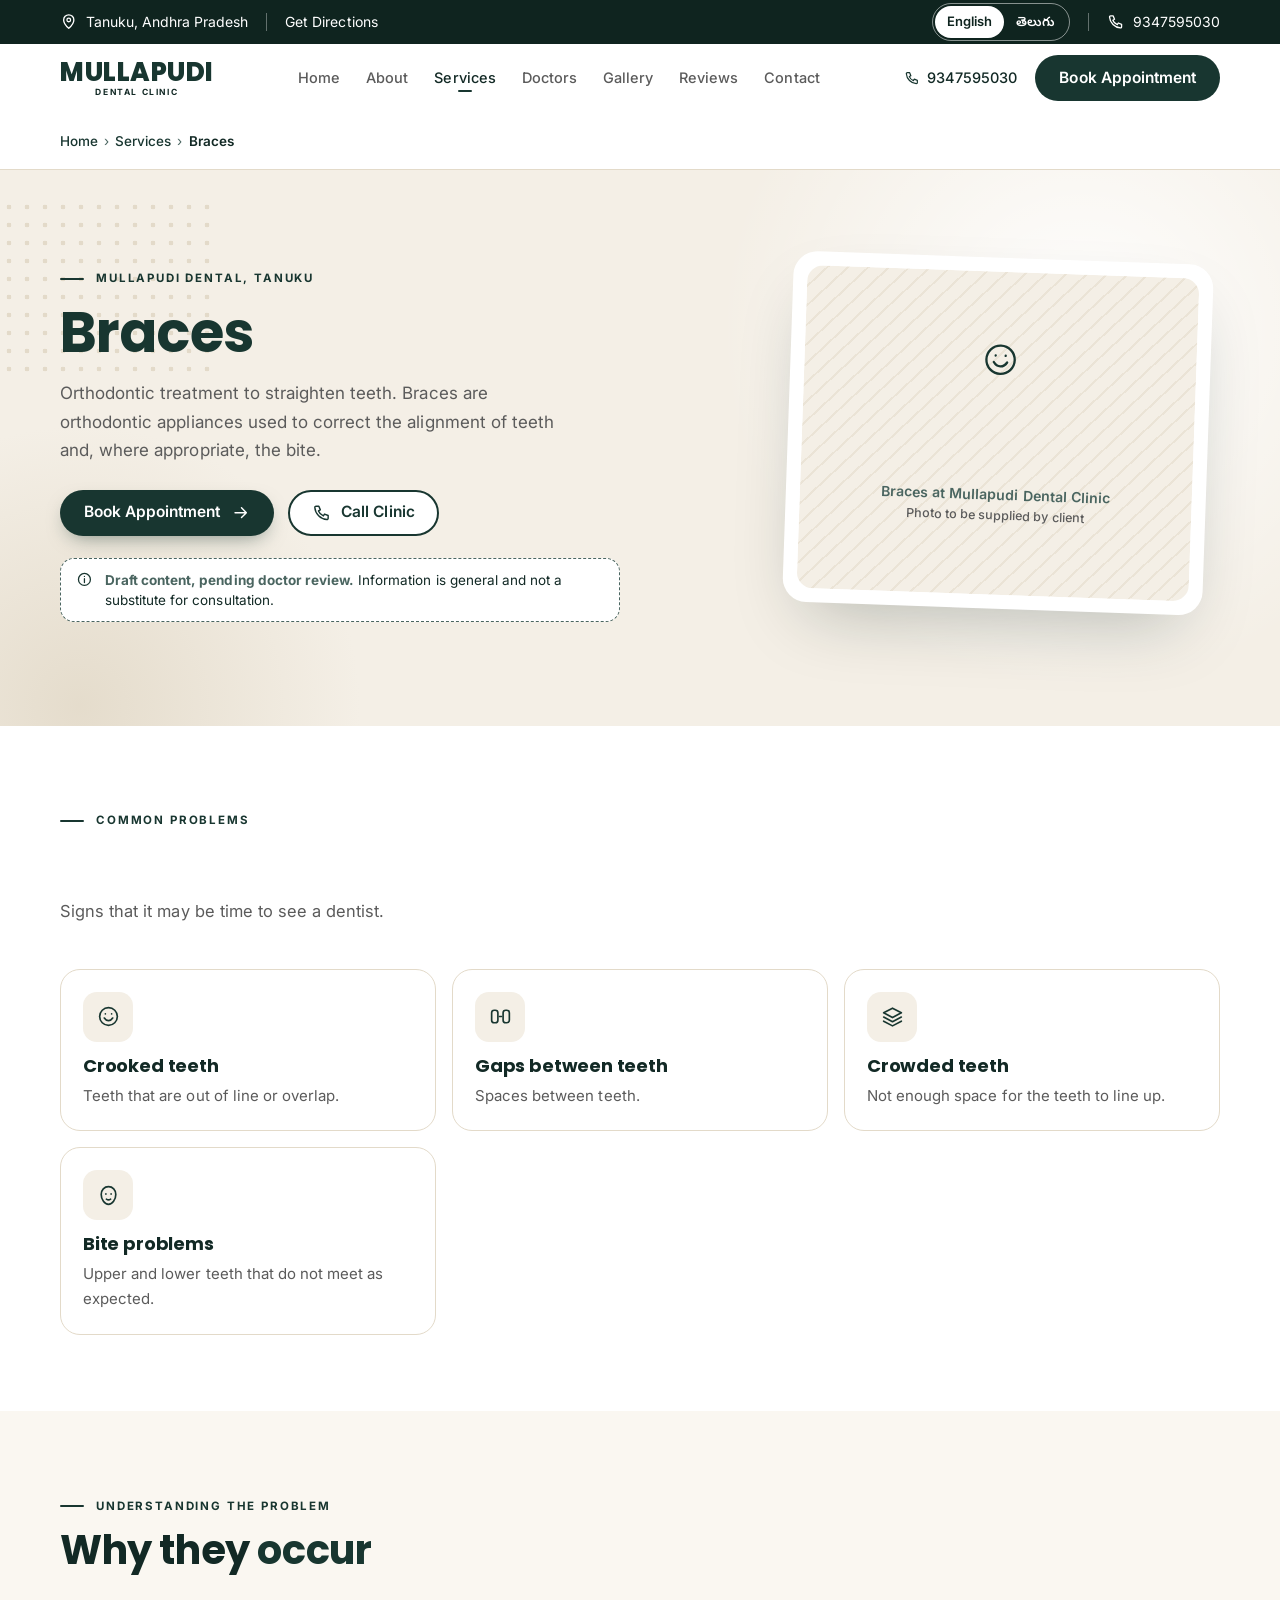
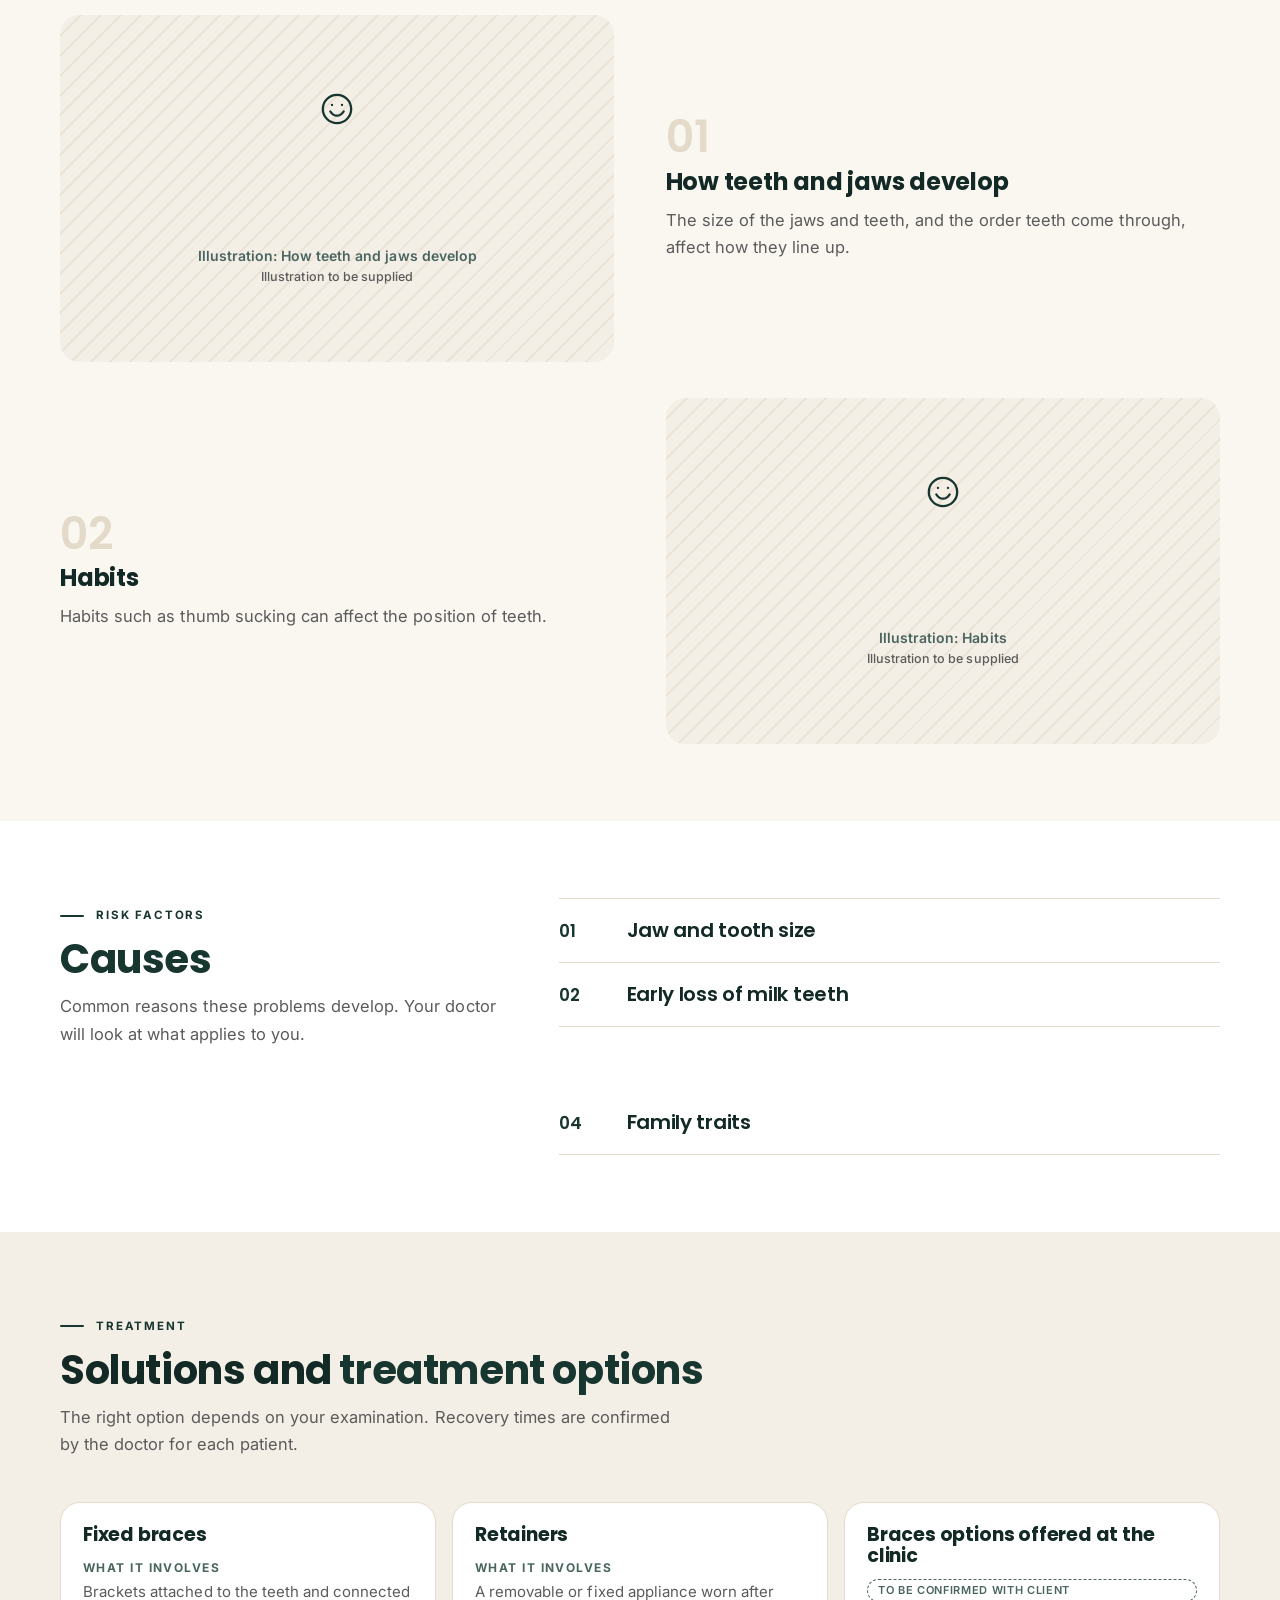
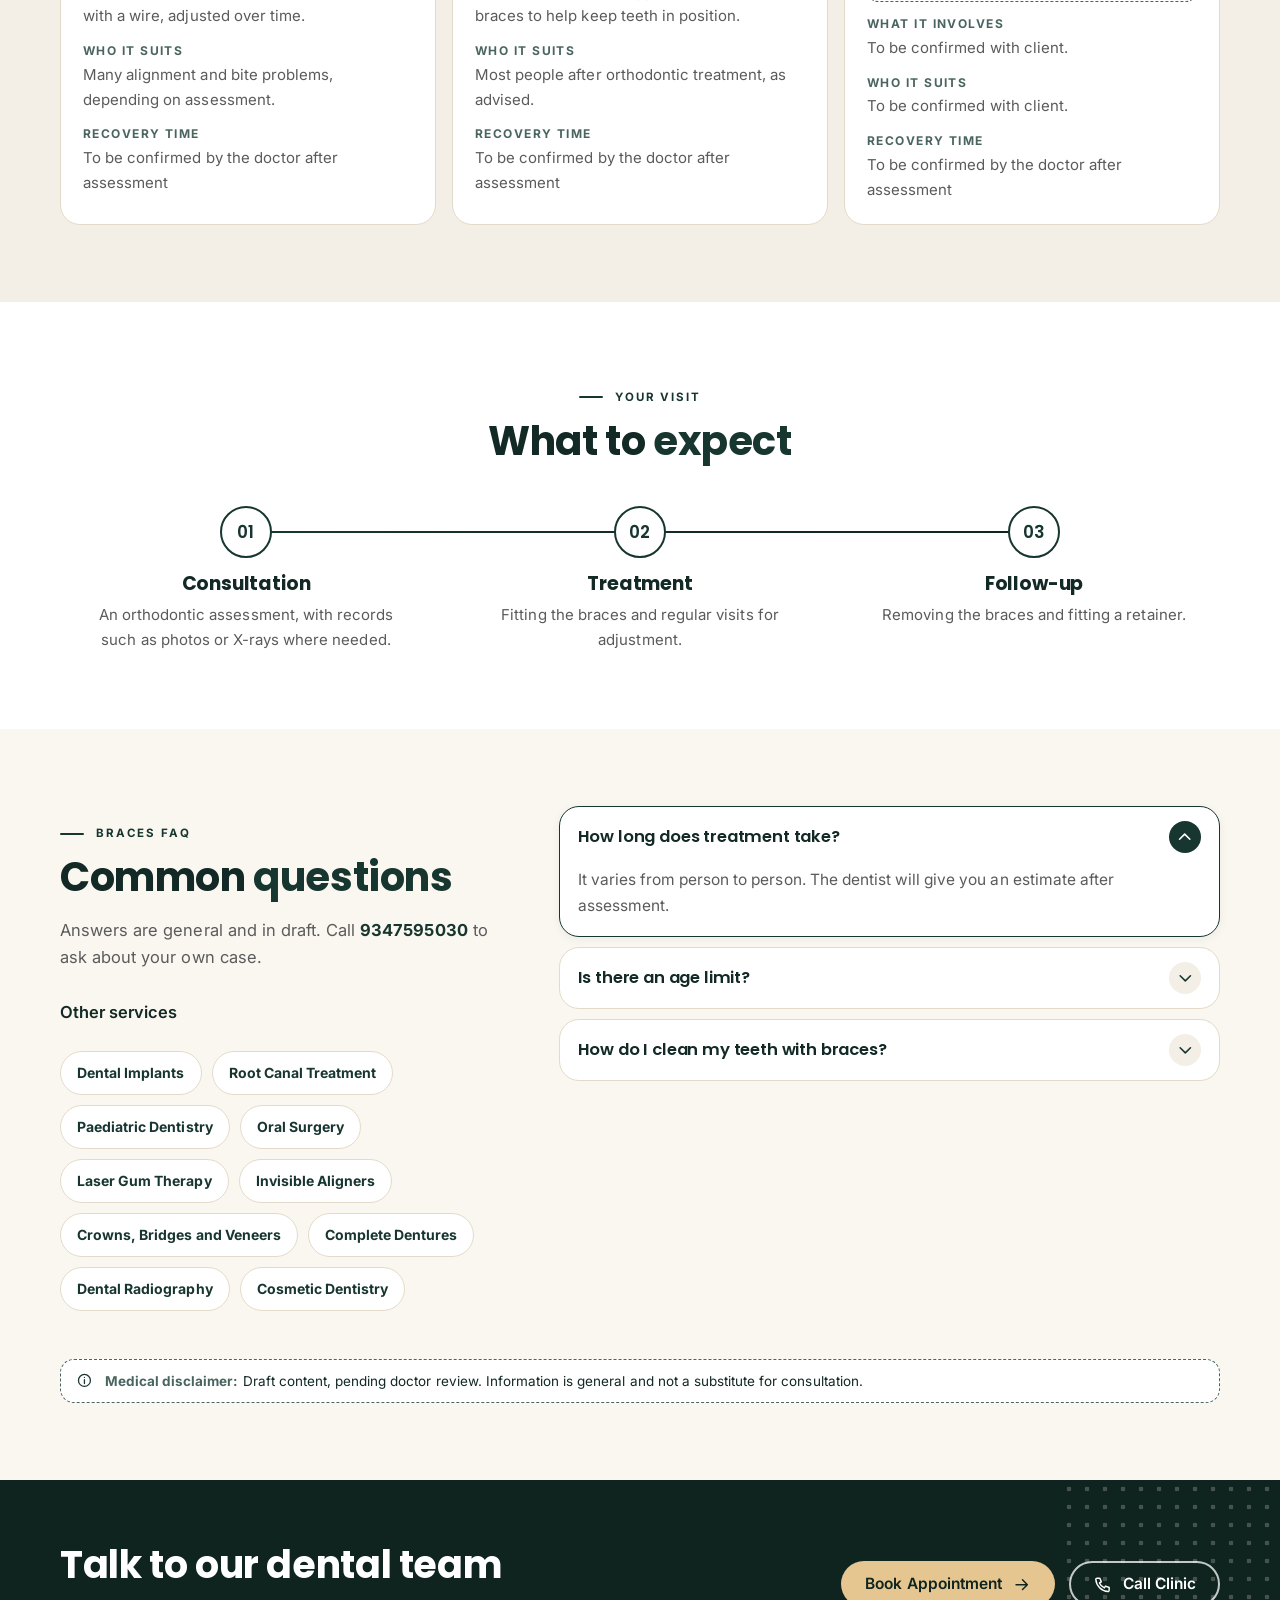
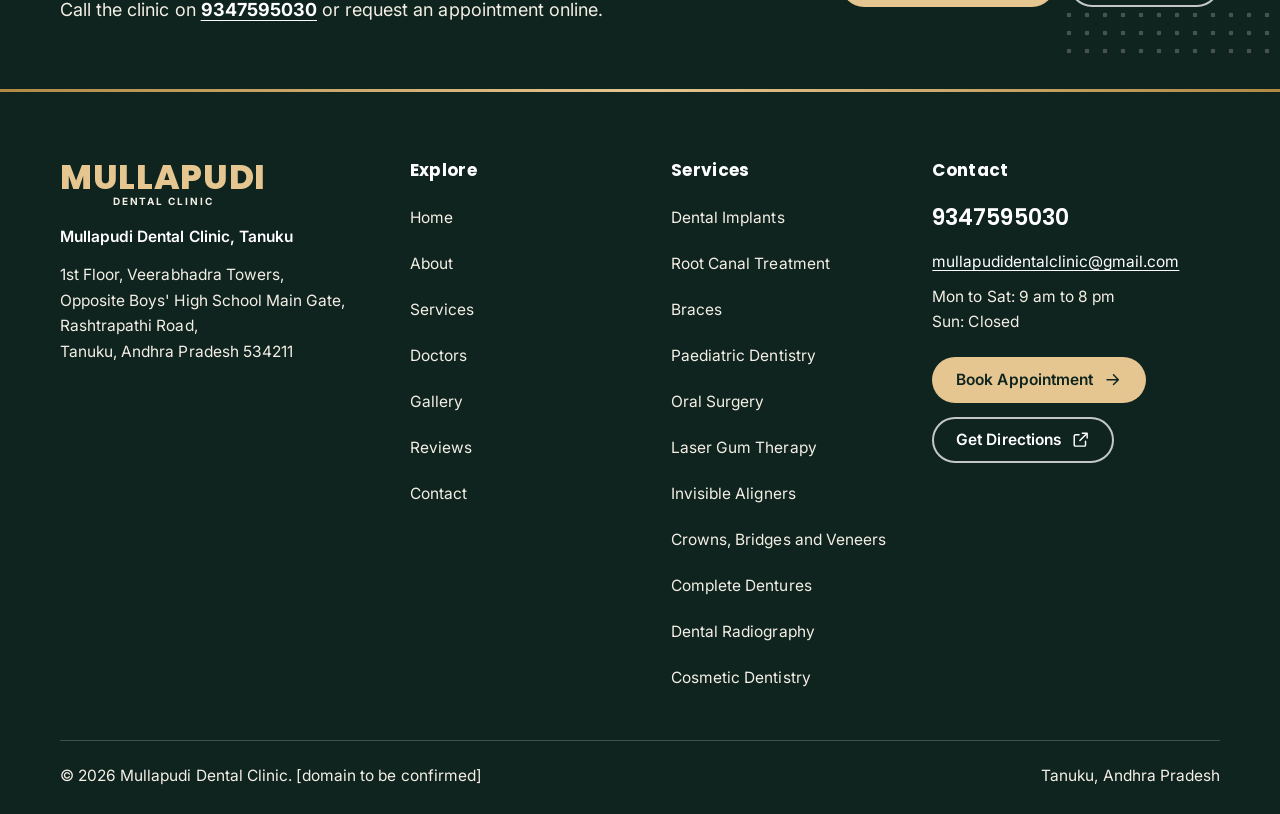
<file: services/braces/index.html>
<!DOCTYPE html>
<html lang="en">
<head>
<meta charset="utf-8">
<meta name="viewport" content="width=device-width, initial-scale=1">
<title>Braces | Mullapudi Dental Clinic, Tanuku</title>
<meta name="description" content="Braces are orthodontic appliances used to correct the alignment of teeth and, where appropriate, the bite. Mullapudi Dental Clinic, Tanuku.">
<meta name="theme-color" content="#183630">
<script>document.documentElement.classList.add("js");if(window.CSSViewTransitionRule)document.documentElement.classList.add("vt");setTimeout(function(){if(!window.__mdReady)document.documentElement.classList.remove("js")},3000);</script>
<!-- Browsers that support it load a service page in the background once the pointer rests on its link,
     so opening it is near instant. Other pages are only fetched ahead. -->
<script type="speculationrules">{"prerender":[{"where":{"selector_matches":"a[href*='services/']"},"eagerness":"moderate"}],"prefetch":[{"where":{"selector_matches":"a.logo, .nav a, .crumbs a"},"eagerness":"moderate"}]}</script>
<!-- Type: Poppins 700/800 (headings) + Inter (text), Google Fonts.
     Noto Sans Telugu covers Telugu text; Google only downloads it when Telugu characters appear. -->
<link rel="icon" type="image/svg+xml" href="../../assets/img/favicon.svg">
<link rel="icon" type="image/png" sizes="48x48" href="../../assets/img/favicon-48.png">
<link rel="apple-touch-icon" href="../../assets/img/apple-touch-icon.png">
<link rel="preconnect" href="https://fonts.googleapis.com">
<link rel="preconnect" href="https://fonts.gstatic.com" crossorigin>
<link rel="stylesheet" href="https://fonts.googleapis.com/css2?family=Inter:wght@400;500;600;700&amp;family=Poppins:wght@700;800&amp;display=swap" media="print" onload="this.media='all'">
<link rel="stylesheet" href="https://fonts.googleapis.com/css2?family=Noto+Sans+Telugu:wght@500;700&amp;display=swap" media="print" onload="this.media='all'">
<noscript><link rel="stylesheet" href="https://fonts.googleapis.com/css2?family=Inter:wght@400;500;600;700&amp;family=Poppins:wght@700;800&amp;display=swap"><link rel="stylesheet" href="https://fonts.googleapis.com/css2?family=Noto+Sans+Telugu:wght@500;700&amp;display=swap"></noscript>
<link rel="stylesheet" href="../../assets/css/site.css">
</head>
<body id="top">
<svg xmlns="http://www.w3.org/2000/svg" style="display:none" aria-hidden="true"><symbol id="i-arrow" viewBox="0 0 24 24"><path d="M5 12h14M13 6l6 6-6 6"/></symbol><symbol id="i-arrow-left" viewBox="0 0 24 24"><path d="M19 12H5M11 6l-6 6 6 6"/></symbol><symbol id="i-check" viewBox="0 0 24 24"><path d="M5 12.5l4.5 4.5L19 7.5"/></symbol><symbol id="i-phone" viewBox="0 0 24 24"><path d="M5 4h3.5l1.8 4.5-2.3 1.4a11 11 0 0 0 6.1 6.1l1.4-2.3L20 15.5V19a1.5 1.5 0 0 1-1.6 1.5C10.6 20 4 13.4 3.5 5.6A1.5 1.5 0 0 1 5 4z"/></symbol><symbol id="i-pin" viewBox="0 0 24 24"><path d="M12 21s-7-6.2-7-11.5a7 7 0 0 1 14 0C19 14.8 12 21 12 21z"/><circle cx="12" cy="9.5" r="2.5"/></symbol><symbol id="i-clock" viewBox="0 0 24 24"><circle cx="12" cy="12" r="8.5"/><path d="M12 7.5V12l3 2"/></symbol><symbol id="i-calendar" viewBox="0 0 24 24"><rect x="3.5" y="5" width="17" height="15.5" rx="2.5"/><path d="M3.5 10h17M8 3v4M16 3v4"/></symbol><symbol id="i-external" viewBox="0 0 24 24"><path d="M14 4h6v6M20 4l-9 9M18 14v4.5a1.5 1.5 0 0 1-1.5 1.5h-11A1.5 1.5 0 0 1 4 18.5v-11A1.5 1.5 0 0 1 5.5 6H10"/></symbol><symbol id="i-close" viewBox="0 0 24 24"><path d="M6 6l12 12M18 6L6 18"/></symbol><symbol id="i-chevron" viewBox="0 0 24 24"><path d="M6 9l6 6 6-6"/></symbol><symbol id="i-expand" viewBox="0 0 24 24"><path d="M4 9V4h5M20 9V4h-5M4 15v5h5M20 15v5h-5"/></symbol><symbol id="i-image" viewBox="0 0 24 24"><rect x="3.5" y="4.5" width="17" height="15" rx="2.5"/><circle cx="9" cy="10" r="1.8"/><path d="M20.5 16l-5-5-8.5 8.5"/></symbol><symbol id="i-user" viewBox="0 0 24 24"><circle cx="12" cy="8.5" r="4"/><path d="M4.5 20.5a7.5 7.5 0 0 1 15 0"/></symbol><symbol id="i-map" viewBox="0 0 24 24"><path d="M9 4.5l-5.5 2v13l5.5-2 6 2 5.5-2v-13l-5.5 2-6-2zM9 4.5v13M15 6.5v13"/></symbol><symbol id="i-info" viewBox="0 0 24 24"><circle cx="12" cy="12" r="8.5"/><path d="M12 11v5.5M12 7.6v.1"/></symbol><symbol id="i-star" viewBox="0 0 24 24"><path d="M12 3.3l2.6 5.5 6 .7-4.5 4.1 1.2 6-5.3-3-5.3 3 1.2-6L3.4 9.5l6-.7z"/></symbol><symbol id="i-quote" viewBox="0 0 24 24"><path d="M10 7H6.5A1.5 1.5 0 0 0 5 8.5V12h4v5H5M19 7h-3.5A1.5 1.5 0 0 0 14 8.5V12h4v5h-4"/></symbol><symbol id="i-mail" viewBox="0 0 24 24"><rect x="3.5" y="5.5" width="17" height="13" rx="2.5"/><path d="M4 7l8 6 8-6"/></symbol><symbol id="i-sun" viewBox="0 0 24 24"><circle cx="12" cy="12" r="4"/><path d="M12 2.5v2M12 19.5v2M4.6 4.6l1.4 1.4M18 18l1.4 1.4M2.5 12h2M19.5 12h2M4.6 19.4L6 18M18 6l1.4-1.4"/></symbol><symbol id="i-moon" viewBox="0 0 24 24"><path d="M20 14.5A8 8 0 0 1 9.5 4a8 8 0 1 0 10.5 10.5z"/></symbol><symbol id="i-heart" viewBox="0 0 24 24"><path d="M12 20s-7.5-4.6-7.5-10.2A4.3 4.3 0 0 1 12 7a4.3 4.3 0 0 1 7.5 2.8C19.5 15.4 12 20 12 20z"/></symbol><symbol id="i-tooth" viewBox="0 0 24 24"><path d="M7.5 3.8c1.7 0 2.6.9 4.5.9s2.8-.9 4.5-.9c2.6 0 4 2.2 4 4.9 0 2.4-1 4-1.6 6.3-.6 2.4-.9 5.7-2.6 5.7-1.9 0-1.6-5.2-4.3-5.2s-2.4 5.2-4.3 5.2c-1.7 0-2-3.3-2.6-5.7C4.5 12.7 3.5 11.1 3.5 8.7c0-2.7 1.4-4.9 4-4.9z"/></symbol><symbol id="i-implant" viewBox="0 0 24 24"><path d="M8 3.5h8c.8 0 1.5.7 1.5 1.5v1.5c0 1.4-1.1 2.5-2.5 2.5H9A2.5 2.5 0 0 1 6.5 6.5V5c0-.8.7-1.5 1.5-1.5zM9 11h6M9.5 14h5M10 17h4M10.5 20h3M12 9v12"/></symbol><symbol id="i-sparkle" viewBox="0 0 24 24"><path d="M12 3.5l1.9 5.1 5.1 1.9-5.1 1.9L12 17.5l-1.9-5.1L5 10.5l5.1-1.9zM18.5 15.5l.8 2.2 2.2.8-2.2.8-.8 2.2-.8-2.2-2.2-.8 2.2-.8z"/></symbol><symbol id="i-shield" viewBox="0 0 24 24"><path d="M12 3.5l7.5 3v5.3c0 4.4-3.2 8-7.5 9.2-4.3-1.2-7.5-4.8-7.5-9.2V6.5z"/><path d="M12 9v6M9 12h6"/></symbol><symbol id="i-profile" viewBox="0 0 24 24"><path d="M14 3.5c-4 0-7 3-7 6.8 0 1-.9 1.9-1.6 2.9-.4.5-.1 1.2.5 1.3l1.1.2v2.2c0 1.2 1 2.1 2.2 2.1H11v1.5M14 3.5c3.6 0 6.5 2.9 6.5 6.5 0 2.4-1.2 4.3-3 5.5v5"/></symbol><symbol id="i-bolt" viewBox="0 0 24 24"><path d="M13 3L5 13.5h6L10 21l8-10.5h-6z"/></symbol><symbol id="i-thermo" viewBox="0 0 24 24"><path d="M10 14.5V5a2 2 0 0 1 4 0v9.5a4 4 0 1 1-4 0z"/><path d="M12 9v7"/></symbol><symbol id="i-drop" viewBox="0 0 24 24"><path d="M12 3.5s6 6.4 6 10.6a6 6 0 0 1-12 0C6 9.9 12 3.5 12 3.5z"/></symbol><symbol id="i-alert" viewBox="0 0 24 24"><path d="M12 4l9 15.5H3z"/><path d="M12 10v4M12 16.8v.1"/></symbol><symbol id="i-crack" viewBox="0 0 24 24"><path d="M7.5 3.8c1.7 0 2.6.9 4.5.9s2.8-.9 4.5-.9c2.6 0 4 2.2 4 4.9 0 2.4-1 4-1.6 6.3-.6 2.4-.9 5.7-2.6 5.7-1.9 0-1.6-5.2-4.3-5.2s-2.4 5.2-4.3 5.2c-1.7 0-2-3.3-2.6-5.7C4.5 12.7 3.5 11.1 3.5 8.7c0-2.7 1.4-4.9 4-4.9z"/><path d="M12 4.7l-1.5 3 2.5 1.5-1.5 3"/></symbol><symbol id="i-gap" viewBox="0 0 24 24"><rect x="3.5" y="6" width="6" height="12" rx="2.5"/><rect x="14.5" y="6" width="6" height="12" rx="2.5"/><path d="M11 12h2"/></symbol><symbol id="i-layers" viewBox="0 0 24 24"><path d="M12 4l8.5 4.5L12 13 3.5 8.5z"/><path d="M3.5 12.5L12 17l8.5-4.5M3.5 16.5L12 21l8.5-4.5"/></symbol><symbol id="i-smile" viewBox="0 0 24 24"><circle cx="12" cy="12" r="8.5"/><path d="M8 13.5c1 1.6 2.4 2.5 4 2.5s3-.9 4-2.5M9 9.5v.1M15 9.5v.1"/></symbol><symbol id="i-face" viewBox="0 0 24 24"><path d="M12 3.5c4 0 7 3.2 7 7.5 0 5-3.3 9.5-7 9.5S5 16 5 11c0-4.3 3-7.5 7-7.5z"/><path d="M9.5 10.5v.1M14.5 10.5v.1M10 15.5c1.2.8 2.8.8 4 0"/></symbol><symbol id="i-circle" viewBox="0 0 24 24"><circle cx="12" cy="12" r="5.5"/><circle cx="12" cy="12" r="8.5" stroke-dasharray="2 3"/></symbol><symbol id="i-steth" viewBox="0 0 24 24"><path d="M6 3.5v5a4 4 0 0 0 8 0v-5M10 12.5v2a5 5 0 0 0 10 0V12"/><circle cx="20" cy="10" r="2"/></symbol><symbol id="i-users" viewBox="0 0 24 24"><circle cx="9" cy="8.5" r="3.5"/><path d="M2.5 20a6.5 6.5 0 0 1 13 0M16 5.2a3.5 3.5 0 0 1 0 6.6M18 14.2a6.5 6.5 0 0 1 3.5 5.8"/></symbol></svg>

<a class="skip-link" href="#main">Skip to content</a>
<div class="topbar">
  <div class="container topbar__inner">
    <div class="topbar__group">
      <span class="topbar__loc"><svg class="icon" aria-hidden="true" focusable="false"><use href="#i-pin"/></svg><span data-i18n="location">Tanuku, Andhra Pradesh</span></span>
      <span class="topbar__sep" aria-hidden="true"></span>
      <a class="topbar__dir" href="https://www.google.co.in/maps/place/Mullapudi+Dental+Clinic/@16.8696788,81.5626615,11z/data=!4m10!1m2!2m1!1smullapudi+dental!3m6!1s0x3a37b7a3e77b4e3d:0x4ba1d56a46a7574!8m2!3d16.7554642!4d81.6845425!15sChBtdWxsYXB1ZGkgZGVudGFsWhIiEG11bGxhcHVkaSBkZW50YWySAQ1kZW50YWxfY2xpbmljmgFEQ2k5RFFVbFJRVU52WkVOb2RIbGpSamx2VDJ4ck5GUnNSbFpsYWxvMlRsWktNRTlVYkZaaVJYQk5aVzFvY1U5R1JSQULgAQD6AQUIjgIQSQ!16s%2Fg%2F11tjxkw8sc?entry=ttu" target="_blank" rel="noopener"><span data-i18n="directions">Get Directions</span><span class="sr-only"> (opens Google Maps in a new tab)</span></a>
    </div>
    <div class="topbar__group">
      <div class="lang" role="group" aria-label="Language">
        <button type="button" data-lang="en" aria-pressed="true">English</button>
        <button type="button" data-lang="te" aria-pressed="false" lang="te">తెలుగు</button>
      </div>
      <span class="topbar__sep" aria-hidden="true"></span>
      <a href="tel:+919347595030"><svg class="icon" aria-hidden="true" focusable="false"><use href="#i-phone"/></svg><span><span class="sr-only">Call the clinic on </span>9347595030</span></a>
    </div>
  </div>
</div>
<header class="header">
  <div class="container header__inner">
    <a class="logo" href="../../" aria-label="Mullapudi Dental Clinic, home">
      
  <span class="logo__text logo__text--word">
    <span class="logo__name">MULLAPUDI</span>
    <span class="logo__tag">DENTAL CLINIC</span>
  </span>
    </a>
    <nav class="nav" aria-label="Main"><a href="../../" data-i18n="home">Home</a><a href="../../#about" data-i18n="about">About</a><a href="../../#services" aria-current="page" data-i18n="services">Services</a><a href="../../#doctors" data-i18n="doctors">Doctors</a><a href="../../#gallery" data-i18n="gallery">Gallery</a><a href="../../#reviews" data-i18n="reviews">Reviews</a><a href="../../#contact" data-i18n="contact">Contact</a></nav>
    <div class="header__cta">
      <a class="call-link" href="tel:+919347595030"><svg class="icon" aria-hidden="true" focusable="false"><use href="#i-phone"/></svg><span><span class="sr-only">Call the clinic on </span>9347595030</span></a>
      <a class="btn btn--primary btn--sm header__book" href="../../#booking"><span data-i18n="book">Book Appointment</span></a>
      <button class="burger" type="button" aria-expanded="false" aria-controls="mobile-menu" aria-label="Open menu"><span></span><span></span><span></span></button>
    </div>
  </div>
</header>
<div class="mmenu" id="mobile-menu" inert>
  <nav aria-label="Mobile">
    <ul class="mmenu__list">
      <li style="--i:0"><a class="btn btn--primary" href="../../#booking"><span data-i18n="book">Book Appointment</span><svg class="icon icon--arrow" aria-hidden="true" focusable="false"><use href="#i-arrow"/></svg></a></li>
      <li style="--i:1"><a href="../../"><span data-i18n="home">Home</span><svg class="icon icon--arrow" aria-hidden="true" focusable="false"><use href="#i-arrow"/></svg></a></li><li style="--i:2"><a href="../../#about"><span data-i18n="about">About</span><svg class="icon icon--arrow" aria-hidden="true" focusable="false"><use href="#i-arrow"/></svg></a></li><li style="--i:3"><a href="../../#services"><span data-i18n="services">Services</span><svg class="icon icon--arrow" aria-hidden="true" focusable="false"><use href="#i-arrow"/></svg></a></li><li style="--i:4"><a href="../../#doctors"><span data-i18n="doctors">Doctors</span><svg class="icon icon--arrow" aria-hidden="true" focusable="false"><use href="#i-arrow"/></svg></a></li><li style="--i:5"><a href="../../#gallery"><span data-i18n="gallery">Gallery</span><svg class="icon icon--arrow" aria-hidden="true" focusable="false"><use href="#i-arrow"/></svg></a></li><li style="--i:6"><a href="../../#reviews"><span data-i18n="reviews">Reviews</span><svg class="icon icon--arrow" aria-hidden="true" focusable="false"><use href="#i-arrow"/></svg></a></li><li style="--i:7"><a href="../../#contact"><span data-i18n="contact">Contact</span><svg class="icon icon--arrow" aria-hidden="true" focusable="false"><use href="#i-arrow"/></svg></a></li>
    </ul>
  </nav>
  <div class="mmenu__foot">
    <a href="tel:+919347595030">Call 9347595030</a>
    <a href="https://www.google.co.in/maps/place/Mullapudi+Dental+Clinic/@16.8696788,81.5626615,11z/data=!4m10!1m2!2m1!1smullapudi+dental!3m6!1s0x3a37b7a3e77b4e3d:0x4ba1d56a46a7574!8m2!3d16.7554642!4d81.6845425!15sChBtdWxsYXB1ZGkgZGVudGFsWhIiEG11bGxhcHVkaSBkZW50YWySAQ1kZW50YWxfY2xpbmljmgFEQ2k5RFFVbFJRVU52WkVOb2RIbGpSamx2VDJ4ck5GUnNSbFpsYWxvMlRsWktNRTlVYkZaaVJYQk5aVzFvY1U5R1JSQULgAQD6AQUIjgIQSQ!16s%2Fg%2F11tjxkw8sc?entry=ttu" target="_blank" rel="noopener">Get Directions<span class="sr-only"> (opens in a new tab)</span></a>
    <span>Mon to Sat 9 am to 8 pm · Sunday closed</span>
  </div>
</div>
<main id="main">

<nav class="crumbs" aria-label="Breadcrumb">
  <div class="container">
    <ol>
      <li><a href="../../">Home</a></li>
      <li><a href="../../#services">Services</a></li>
      <li><span aria-current="page">Braces</span></li>
    </ol>
  </div>
</nav>

<section class="hero shero" aria-labelledby="hero-title" data-float-scope>
  <div class="hero__bg" aria-hidden="true"></div>
  <div class="dots" aria-hidden="true"></div>
  <div class="container hero__grid">
    <div class="hero__copy">
      <p class="eyebrow" data-hero style="--d:0ms">Mullapudi Dental, Tanuku</p>
      <h1 class="hero__title" id="hero-title" style="margin-top:4px"><span class="line line--2"><span style="--d:40ms">Braces</span></span></h1>
      <p class="hero__sub" data-hero style="--d:110ms">Orthodontic treatment to straighten teeth. Braces are orthodontic appliances used to correct the alignment of teeth and, where appropriate, the bite.</p>
      <div class="btn-row hero__actions" data-hero style="--d:170ms">
        <a class="btn btn--primary" href="../../?service=braces#booking">Book Appointment<svg class="icon icon--arrow" aria-hidden="true" focusable="false"><use href="#i-arrow"/></svg></a>
        <a class="btn btn--outline" href="tel:+919347595030"><svg class="icon" aria-hidden="true" focusable="false"><use href="#i-phone"/></svg>Call Clinic</a>
      </div>
      <p class="disclaimer" data-hero style="--d:230ms"><svg class="icon" aria-hidden="true" focusable="false"><use href="#i-info"/></svg><span><strong>Draft content, pending doctor review.</strong> Information is general and not a substitute for consultation.</span></p>
    </div>
    <div class="hero__visual">
      <div class="frame-parallax" data-parallax="22">
        <div class="frame" data-hero="frame" style="--d:90ms">
          <div class="ph ph--shero" role="img" aria-label="Braces at Mullapudi Dental Clinic (placeholder, photo to be supplied by client)"><svg class="icon" aria-hidden="true" focusable="false"><use href="#i-smile"/></svg><span>Braces at Mullapudi Dental Clinic<small>Photo to be supplied by client</small></span></div>
        </div>
      </div>
    </div>
  </div>
</section>

<section class="section" aria-labelledby="problems-title">
  <div class="container">
    
  <div class="section-head ">
    <div>
      <p class="eyebrow" data-reveal>Common problems</p>
      <h2 class="section-title" id="problems-title" data-reveal>Common <span class="hl">problems</span></h2>
      <p class="section-intro" data-reveal>Signs that it may be time to see a dentist.</p>
    </div>
  </div>
    <div class="problems" data-stagger="80">
      <article class="pcard" data-reveal><div class="icon-box"><svg class="icon" aria-hidden="true" focusable="false"><use href="#i-smile"/></svg></div><h3>Crooked teeth</h3><p>Teeth that are out of line or overlap.</p></article><article class="pcard" data-reveal><div class="icon-box"><svg class="icon" aria-hidden="true" focusable="false"><use href="#i-gap"/></svg></div><h3>Gaps between teeth</h3><p>Spaces between teeth.</p></article><article class="pcard" data-reveal><div class="icon-box"><svg class="icon" aria-hidden="true" focusable="false"><use href="#i-layers"/></svg></div><h3>Crowded teeth</h3><p>Not enough space for the teeth to line up.</p></article><article class="pcard" data-reveal><div class="icon-box"><svg class="icon" aria-hidden="true" focusable="false"><use href="#i-face"/></svg></div><h3>Bite problems</h3><p>Upper and lower teeth that do not meet as expected.</p></article>
    </div>
  </div>
</section>

<section class="section section--off" aria-labelledby="why-title">
  <div class="container">
    
  <div class="section-head ">
    <div>
      <p class="eyebrow" data-reveal>Understanding the problem</p>
      <h2 class="section-title" id="why-title" data-reveal>Why they <span class="hl">occur</span></h2>
      
    </div>
  </div>
    <div class="alt">
      
      <div class="alt__row">
        <div class="alt__media" data-reveal="scale"><div class="ph " aria-hidden="true"><svg class="icon" aria-hidden="true" focusable="false"><use href="#i-smile"/></svg><span>Illustration: How teeth and jaws develop<small>Illustration to be supplied</small></span></div></div>
        <div>
          <span class="alt__label" aria-hidden="true">01</span>
          <h3 data-reveal>How teeth and jaws develop</h3>
          <p data-reveal>The size of the jaws and teeth, and the order teeth come through, affect how they line up.</p>
        </div>
      </div>
      <div class="alt__row">
        <div class="alt__media" data-reveal="scale"><div class="ph " aria-hidden="true"><svg class="icon" aria-hidden="true" focusable="false"><use href="#i-smile"/></svg><span>Illustration: Habits<small>Illustration to be supplied</small></span></div></div>
        <div>
          <span class="alt__label" aria-hidden="true">02</span>
          <h3 data-reveal>Habits</h3>
          <p data-reveal>Habits such as thumb sucking can affect the position of teeth.</p>
        </div>
      </div>
    </div>
  </div>
</section>

<section class="section" aria-labelledby="causes-title">
  <div class="container causes-wrap">
    <div>
      <p class="eyebrow" data-reveal>Risk factors</p>
      <h2 class="section-title" id="causes-title" data-reveal><span class="hl">Causes</span></h2>
      <p class="section-intro" data-reveal>Common reasons these problems develop. Your doctor will look at what applies to you.</p>
    </div>
    <ol class="causes" data-stagger="80"><li data-reveal><span>Jaw and tooth size</span></li><li data-reveal><span>Early loss of milk teeth</span></li><li data-reveal><span>Thumb or finger sucking</span></li><li data-reveal><span>Family traits</span></li></ol>
  </div>
</section>

<section class="section section--blush" aria-labelledby="solutions-title">
  <div class="container">
    
  <div class="section-head ">
    <div>
      <p class="eyebrow" data-reveal>Treatment</p>
      <h2 class="section-title" id="solutions-title" data-reveal>Solutions and <span class="hl">treatment options</span></h2>
      <p class="section-intro" data-reveal>The right option depends on your examination. Recovery times are confirmed by the doctor for each patient.</p>
    </div>
  </div>
    <div class="solutions" data-stagger="80">
      
      <article class="solcard" data-reveal>
        <h3>Fixed braces</h3>
        
        <dl>
          <div><dt>What it involves</dt><dd>Brackets attached to the teeth and connected with a wire, adjusted over time.</dd></div>
          <div><dt>Who it suits</dt><dd>Many alignment and bite problems, depending on assessment.</dd></div>
          <div><dt>Recovery time</dt><dd>To be confirmed by the doctor after assessment</dd></div>
        </dl>
      </article>
      <article class="solcard" data-reveal>
        <h3>Retainers</h3>
        
        <dl>
          <div><dt>What it involves</dt><dd>A removable or fixed appliance worn after braces to help keep teeth in position.</dd></div>
          <div><dt>Who it suits</dt><dd>Most people after orthodontic treatment, as advised.</dd></div>
          <div><dt>Recovery time</dt><dd>To be confirmed by the doctor after assessment</dd></div>
        </dl>
      </article>
      <article class="solcard" data-reveal>
        <h3>Braces options offered at the clinic</h3>
        <span class="tbc">To be confirmed with client</span>
        <dl>
          <div><dt>What it involves</dt><dd>To be confirmed with client.</dd></div>
          <div><dt>Who it suits</dt><dd>To be confirmed with client.</dd></div>
          <div><dt>Recovery time</dt><dd>To be confirmed by the doctor after assessment</dd></div>
        </dl>
      </article>
    </div>
  </div>
</section>

<section class="section" aria-labelledby="expect-title">
  <div class="container">
    
  <div class="section-head section-head--center">
    <div>
      <p class="eyebrow" data-reveal>Your visit</p>
      <h2 class="section-title" id="expect-title" data-reveal>What to <span class="hl">expect</span></h2>
      
    </div>
  </div>
    <ol class="expect">
      <li class="expect__step" data-reveal style="--d:0ms"><span class="expect__n">01</span><h3>Consultation</h3><p>An orthodontic assessment, with records such as photos or X-rays where needed.</p></li><li class="expect__step" data-reveal style="--d:150ms"><span class="expect__n">02</span><h3>Treatment</h3><p>Fitting the braces and regular visits for adjustment.</p></li><li class="expect__step" data-reveal style="--d:300ms"><span class="expect__n">03</span><h3>Follow-up</h3><p>Removing the braces and fitting a retainer.</p></li>
    </ol>
    
  </div>
</section>

<section class="section section--off" aria-labelledby="sfaq-title">
  <div class="container faq">
    <div class="faq__aside">
      <p class="eyebrow" data-reveal>Braces FAQ</p>
      <h2 class="section-title" id="sfaq-title" data-reveal>Common <span class="hl">questions</span></h2>
      <p data-reveal>Answers are general and in draft. Call <a href="tel:+919347595030">9347595030</a> to ask about your own case.</p>
      <p data-reveal style="margin-top:28px;font-weight:600;color:var(--maroon-900)">Other services</p>
      <ul class="other-services" data-reveal><li><a class="chip" href="../../services/dental-implants/">Dental Implants</a></li><li><a class="chip" href="../../services/root-canal-treatment/">Root Canal Treatment</a></li><li><a class="chip" href="../../services/paediatric-dentistry/">Paediatric Dentistry</a></li><li><a class="chip" href="../../services/oral-surgery/">Oral Surgery</a></li><li><a class="chip" href="../../services/laser-gum-therapy/">Laser Gum Therapy</a></li><li><a class="chip" href="../../services/invisible-aligners/">Invisible Aligners</a></li><li><a class="chip" href="../../services/crowns-bridges-veneers/">Crowns, Bridges and Veneers</a></li><li><a class="chip" href="../../services/complete-dentures/">Complete Dentures</a></li><li><a class="chip" href="../../services/dental-radiography/">Dental Radiography</a></li><li><a class="chip" href="../../services/cosmetic-dentistry/">Cosmetic Dentistry</a></li></ul>
    </div>
    <div class="acc" data-stagger="80">
    <div class="acc__item is-open" data-reveal>
      <h3 class="acc__q"><button class="acc__btn" type="button" id="sfaq-b0" aria-expanded="true" aria-controls="sfaq-p0">How long does treatment take?<span class="acc__chev"><svg class="icon" aria-hidden="true" focusable="false"><use href="#i-chevron"/></svg></span></button></h3>
      <div class="acc__panel" id="sfaq-p0" role="region" aria-labelledby="sfaq-b0"><div><p>It varies from person to person. The dentist will give you an estimate after assessment.</p></div></div>
    </div>
    <div class="acc__item" data-reveal>
      <h3 class="acc__q"><button class="acc__btn" type="button" id="sfaq-b1" aria-expanded="false" aria-controls="sfaq-p1">Is there an age limit?<span class="acc__chev"><svg class="icon" aria-hidden="true" focusable="false"><use href="#i-chevron"/></svg></span></button></h3>
      <div class="acc__panel" id="sfaq-p1" role="region" aria-labelledby="sfaq-b1" inert><div><p>Braces can be used for children and adults. Suitability depends on your teeth and gums.</p></div></div>
    </div>
    <div class="acc__item" data-reveal>
      <h3 class="acc__q"><button class="acc__btn" type="button" id="sfaq-b2" aria-expanded="false" aria-controls="sfaq-p2">How do I clean my teeth with braces?<span class="acc__chev"><svg class="icon" aria-hidden="true" focusable="false"><use href="#i-chevron"/></svg></span></button></h3>
      <div class="acc__panel" id="sfaq-p2" role="region" aria-labelledby="sfaq-b2" inert><div><p>The team will show you how to brush and clean around the braces.</p></div></div>
    </div>
  </div>
  </div>
  <div class="container" style="margin-top:48px">
    <p class="disclaimer" data-reveal><svg class="icon" aria-hidden="true" focusable="false"><use href="#i-info"/></svg><span><strong>Medical disclaimer:</strong> Draft content, pending doctor review. Information is general and not a substitute for consultation.</span></p>
  </div>
</section>

<section class="band" aria-labelledby="band-title">
  <div class="dots" aria-hidden="true"></div>
  <div class="container band__inner">
    <div>
      <h2 id="band-title" data-reveal>Talk to our dental team</h2>
      <p data-reveal>Call the clinic on <a href="tel:+919347595030">9347595030</a> or request an appointment online.</p>
    </div>
    <div class="btn-row" data-reveal>
      <a class="btn btn--yellow" href="../../?service=braces#booking">Book Appointment<svg class="icon icon--arrow" aria-hidden="true" focusable="false"><use href="#i-arrow"/></svg></a>
      <a class="btn btn--ghost-light" href="tel:+919347595030"><svg class="icon" aria-hidden="true" focusable="false"><use href="#i-phone"/></svg>Call Clinic</a>
    </div>
  </div>
</section>
</main>

<footer class="footer">
  <div class="container">
    <div class="footer__grid">
      <div>
        <a class="logo" href="../../" aria-label="Mullapudi Dental Clinic, home">
  <span class="logo__text logo__text--word">
    <span class="logo__name">MULLAPUDI</span>
    <span class="logo__tag">DENTAL CLINIC</span>
  </span></a>
        <p class="footer__tag">Mullapudi Dental Clinic, Tanuku</p>
        <address style="margin-top:12px">1st Floor, Veerabhadra Towers,<br>Opposite Boys' High School Main Gate, Rashtrapathi Road,<br>Tanuku, Andhra Pradesh 534211</address>
      </div>
      <div>
        <h2>Explore</h2>
        <ul>
          <li><a href="../../">Home</a></li>
          <li><a href="../../#about">About</a></li>
          <li><a href="../../#services">Services</a></li>
          <li><a href="../../#doctors">Doctors</a></li>
          <li><a href="../../#gallery">Gallery</a></li>
          <li><a href="../../#reviews">Reviews</a></li>
          <li><a href="../../#contact">Contact</a></li>
        </ul>
      </div>
      <div>
        <h2>Services</h2>
        <ul><li><a href="../../services/dental-implants/">Dental Implants</a></li><li><a href="../../services/root-canal-treatment/">Root Canal Treatment</a></li><li><a href="../../services/braces/">Braces</a></li><li><a href="../../services/paediatric-dentistry/">Paediatric Dentistry</a></li><li><a href="../../services/oral-surgery/">Oral Surgery</a></li><li><a href="../../services/laser-gum-therapy/">Laser Gum Therapy</a></li><li><a href="../../services/invisible-aligners/">Invisible Aligners</a></li><li><a href="../../services/crowns-bridges-veneers/">Crowns, Bridges and Veneers</a></li><li><a href="../../services/complete-dentures/">Complete Dentures</a></li><li><a href="../../services/dental-radiography/">Dental Radiography</a></li><li><a href="../../services/cosmetic-dentistry/">Cosmetic Dentistry</a></li></ul>
      </div>
      <div>
        <h2>Contact</h2>
        <a class="tel" href="tel:+919347595030">9347595030</a>
        <p><a class="footer__mail" href="mailto:mullapudidentalclinic@gmail.com">mullapudidentalclinic@gmail.com</a></p>
        <p>Mon to Sat: 9 am to 8 pm<br>Sun: Closed</p>
        <div class="btn-row">
          <a class="btn btn--yellow" href="../../#booking">Book Appointment<svg class="icon icon--arrow" aria-hidden="true" focusable="false"><use href="#i-arrow"/></svg></a>
          <a class="btn btn--ghost-light" href="https://www.google.co.in/maps/place/Mullapudi+Dental+Clinic/@16.8696788,81.5626615,11z/data=!4m10!1m2!2m1!1smullapudi+dental!3m6!1s0x3a37b7a3e77b4e3d:0x4ba1d56a46a7574!8m2!3d16.7554642!4d81.6845425!15sChBtdWxsYXB1ZGkgZGVudGFsWhIiEG11bGxhcHVkaSBkZW50YWySAQ1kZW50YWxfY2xpbmljmgFEQ2k5RFFVbFJRVU52WkVOb2RIbGpSamx2VDJ4ck5GUnNSbFpsYWxvMlRsWktNRTlVYkZaaVJYQk5aVzFvY1U5R1JSQULgAQD6AQUIjgIQSQ!16s%2Fg%2F11tjxkw8sc?entry=ttu" target="_blank" rel="noopener">Get Directions<svg class="icon" aria-hidden="true" focusable="false"><use href="#i-external"/></svg><span class="sr-only"> (opens in a new tab)</span></a>
        </div>
      </div>
    </div>
    <div class="footer__bottom">
      <p>© 2026 Mullapudi Dental Clinic. [domain to be confirmed]</p>
      <p>Tanuku, Andhra Pradesh</p>
    </div>
  </div>
</footer>
<a class="btn btn--primary fab" href="../../#booking">Book<svg class="icon" aria-hidden="true" focusable="false"><use href="#i-calendar"/></svg></a>
<nav class="mbar" aria-label="Quick actions">
  <a href="tel:+919347595030"><svg class="icon" aria-hidden="true" focusable="false"><use href="#i-phone"/></svg>Call</a>
  <a href="https://www.google.co.in/maps/place/Mullapudi+Dental+Clinic/@16.8696788,81.5626615,11z/data=!4m10!1m2!2m1!1smullapudi+dental!3m6!1s0x3a37b7a3e77b4e3d:0x4ba1d56a46a7574!8m2!3d16.7554642!4d81.6845425!15sChBtdWxsYXB1ZGkgZGVudGFsWhIiEG11bGxhcHVkaSBkZW50YWySAQ1kZW50YWxfY2xpbmljmgFEQ2k5RFFVbFJRVU52WkVOb2RIbGpSamx2VDJ4ck5GUnNSbFpsYWxvMlRsWktNRTlVYkZaaVJYQk5aVzFvY1U5R1JSQULgAQD6AQUIjgIQSQ!16s%2Fg%2F11tjxkw8sc?entry=ttu" target="_blank" rel="noopener"><svg class="icon" aria-hidden="true" focusable="false"><use href="#i-pin"/></svg>Directions<span class="sr-only"> (opens in a new tab)</span></a>
</nav>

<script src="../../assets/js/site.js" defer></script>
</body>
</html>
</file>
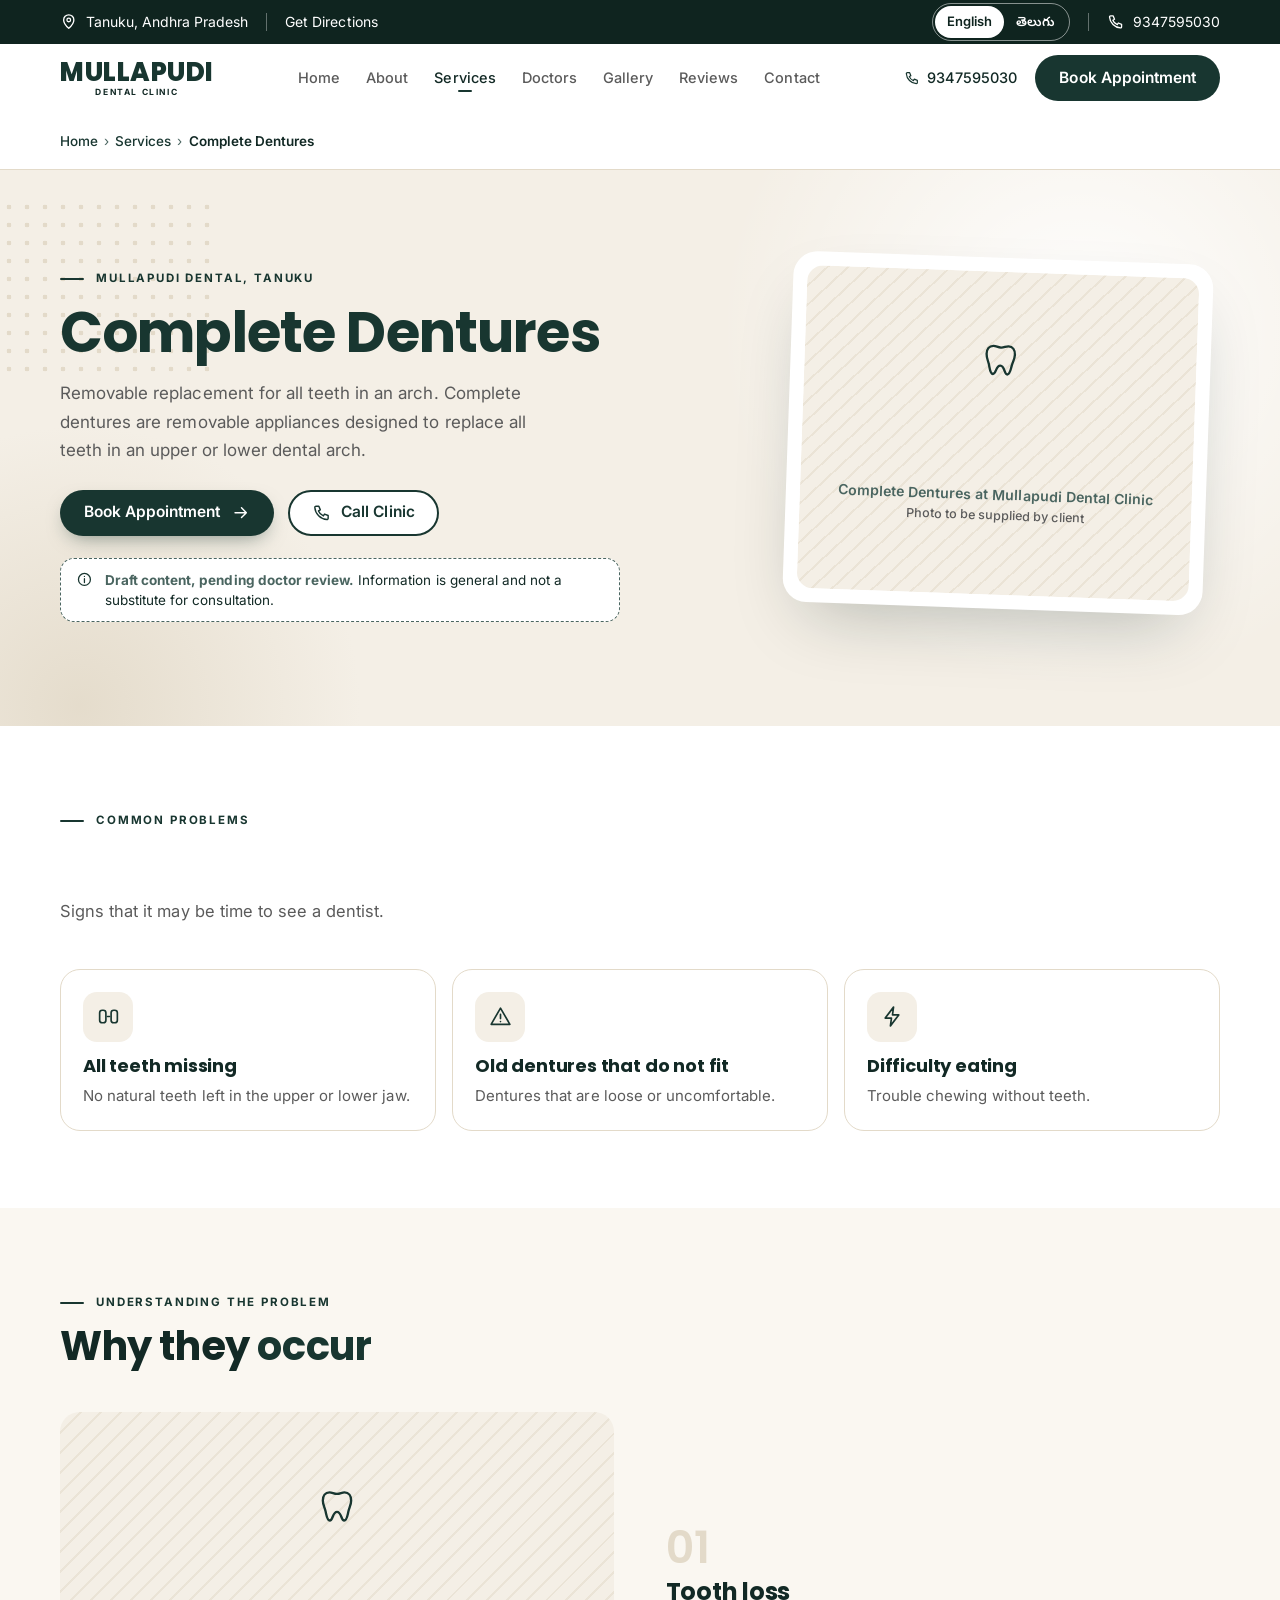
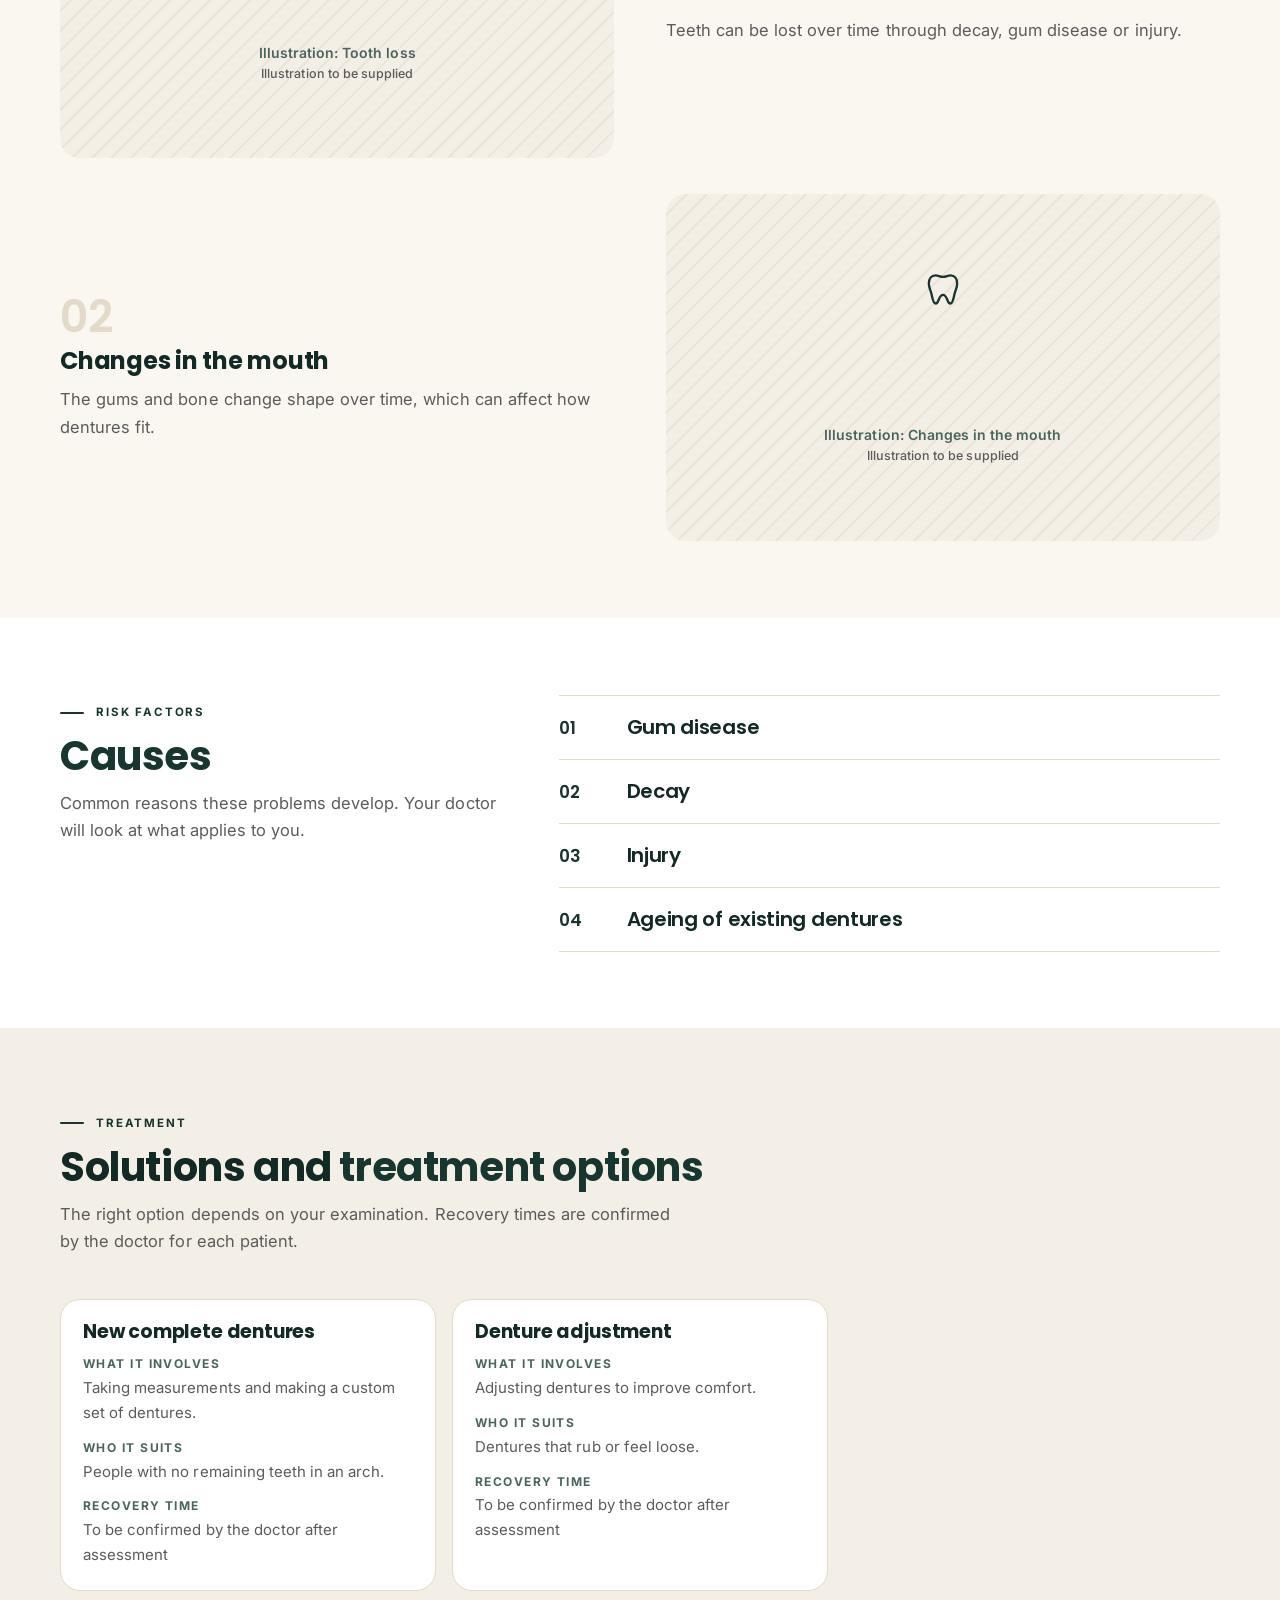
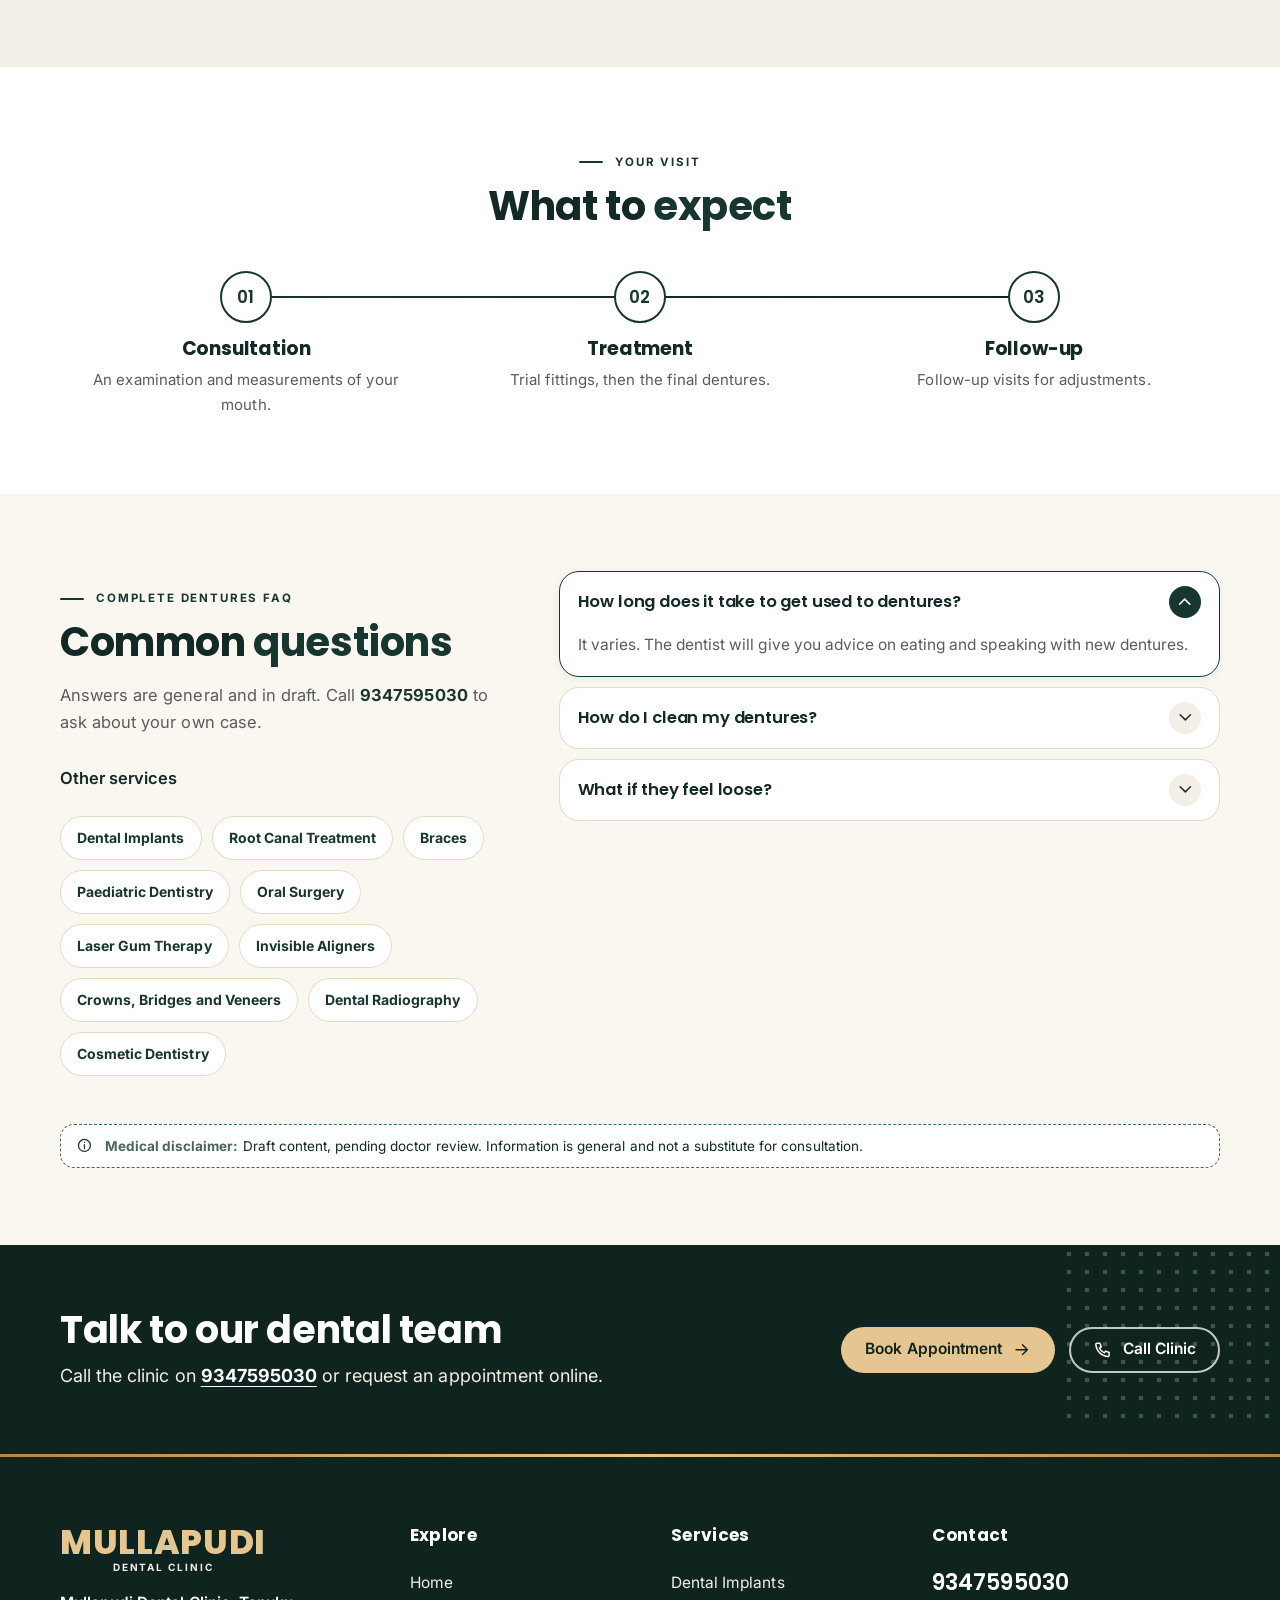
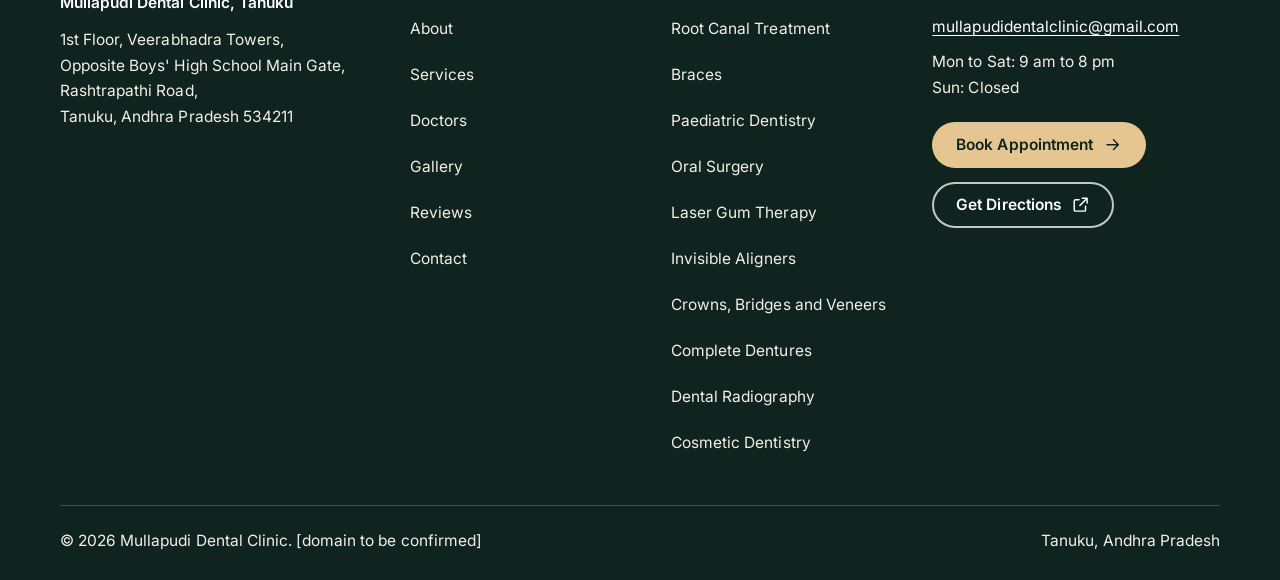
<file: services/complete-dentures/index.html>
<!DOCTYPE html>
<html lang="en">
<head>
<meta charset="utf-8">
<meta name="viewport" content="width=device-width, initial-scale=1">
<title>Complete Dentures | Mullapudi Dental Clinic, Tanuku</title>
<meta name="description" content="Complete dentures are removable appliances designed to replace all teeth in an upper or lower dental arch. Mullapudi Dental Clinic, Tanuku.">
<meta name="theme-color" content="#183630">
<script>document.documentElement.classList.add("js");if(window.CSSViewTransitionRule)document.documentElement.classList.add("vt");setTimeout(function(){if(!window.__mdReady)document.documentElement.classList.remove("js")},3000);</script>
<!-- Browsers that support it load a service page in the background once the pointer rests on its link,
     so opening it is near instant. Other pages are only fetched ahead. -->
<script type="speculationrules">{"prerender":[{"where":{"selector_matches":"a[href*='services/']"},"eagerness":"moderate"}],"prefetch":[{"where":{"selector_matches":"a.logo, .nav a, .crumbs a"},"eagerness":"moderate"}]}</script>
<!-- Type: Poppins 700/800 (headings) + Inter (text), Google Fonts.
     Noto Sans Telugu covers Telugu text; Google only downloads it when Telugu characters appear. -->
<link rel="icon" type="image/svg+xml" href="../../assets/img/favicon.svg">
<link rel="icon" type="image/png" sizes="48x48" href="../../assets/img/favicon-48.png">
<link rel="apple-touch-icon" href="../../assets/img/apple-touch-icon.png">
<link rel="preconnect" href="https://fonts.googleapis.com">
<link rel="preconnect" href="https://fonts.gstatic.com" crossorigin>
<link rel="stylesheet" href="https://fonts.googleapis.com/css2?family=Inter:wght@400;500;600;700&amp;family=Poppins:wght@700;800&amp;display=swap" media="print" onload="this.media='all'">
<link rel="stylesheet" href="https://fonts.googleapis.com/css2?family=Noto+Sans+Telugu:wght@500;700&amp;display=swap" media="print" onload="this.media='all'">
<noscript><link rel="stylesheet" href="https://fonts.googleapis.com/css2?family=Inter:wght@400;500;600;700&amp;family=Poppins:wght@700;800&amp;display=swap"><link rel="stylesheet" href="https://fonts.googleapis.com/css2?family=Noto+Sans+Telugu:wght@500;700&amp;display=swap"></noscript>
<link rel="stylesheet" href="../../assets/css/site.css">
</head>
<body id="top">
<svg xmlns="http://www.w3.org/2000/svg" style="display:none" aria-hidden="true"><symbol id="i-arrow" viewBox="0 0 24 24"><path d="M5 12h14M13 6l6 6-6 6"/></symbol><symbol id="i-arrow-left" viewBox="0 0 24 24"><path d="M19 12H5M11 6l-6 6 6 6"/></symbol><symbol id="i-check" viewBox="0 0 24 24"><path d="M5 12.5l4.5 4.5L19 7.5"/></symbol><symbol id="i-phone" viewBox="0 0 24 24"><path d="M5 4h3.5l1.8 4.5-2.3 1.4a11 11 0 0 0 6.1 6.1l1.4-2.3L20 15.5V19a1.5 1.5 0 0 1-1.6 1.5C10.6 20 4 13.4 3.5 5.6A1.5 1.5 0 0 1 5 4z"/></symbol><symbol id="i-pin" viewBox="0 0 24 24"><path d="M12 21s-7-6.2-7-11.5a7 7 0 0 1 14 0C19 14.8 12 21 12 21z"/><circle cx="12" cy="9.5" r="2.5"/></symbol><symbol id="i-clock" viewBox="0 0 24 24"><circle cx="12" cy="12" r="8.5"/><path d="M12 7.5V12l3 2"/></symbol><symbol id="i-calendar" viewBox="0 0 24 24"><rect x="3.5" y="5" width="17" height="15.5" rx="2.5"/><path d="M3.5 10h17M8 3v4M16 3v4"/></symbol><symbol id="i-external" viewBox="0 0 24 24"><path d="M14 4h6v6M20 4l-9 9M18 14v4.5a1.5 1.5 0 0 1-1.5 1.5h-11A1.5 1.5 0 0 1 4 18.5v-11A1.5 1.5 0 0 1 5.5 6H10"/></symbol><symbol id="i-close" viewBox="0 0 24 24"><path d="M6 6l12 12M18 6L6 18"/></symbol><symbol id="i-chevron" viewBox="0 0 24 24"><path d="M6 9l6 6 6-6"/></symbol><symbol id="i-expand" viewBox="0 0 24 24"><path d="M4 9V4h5M20 9V4h-5M4 15v5h5M20 15v5h-5"/></symbol><symbol id="i-image" viewBox="0 0 24 24"><rect x="3.5" y="4.5" width="17" height="15" rx="2.5"/><circle cx="9" cy="10" r="1.8"/><path d="M20.5 16l-5-5-8.5 8.5"/></symbol><symbol id="i-user" viewBox="0 0 24 24"><circle cx="12" cy="8.5" r="4"/><path d="M4.5 20.5a7.5 7.5 0 0 1 15 0"/></symbol><symbol id="i-map" viewBox="0 0 24 24"><path d="M9 4.5l-5.5 2v13l5.5-2 6 2 5.5-2v-13l-5.5 2-6-2zM9 4.5v13M15 6.5v13"/></symbol><symbol id="i-info" viewBox="0 0 24 24"><circle cx="12" cy="12" r="8.5"/><path d="M12 11v5.5M12 7.6v.1"/></symbol><symbol id="i-star" viewBox="0 0 24 24"><path d="M12 3.3l2.6 5.5 6 .7-4.5 4.1 1.2 6-5.3-3-5.3 3 1.2-6L3.4 9.5l6-.7z"/></symbol><symbol id="i-quote" viewBox="0 0 24 24"><path d="M10 7H6.5A1.5 1.5 0 0 0 5 8.5V12h4v5H5M19 7h-3.5A1.5 1.5 0 0 0 14 8.5V12h4v5h-4"/></symbol><symbol id="i-mail" viewBox="0 0 24 24"><rect x="3.5" y="5.5" width="17" height="13" rx="2.5"/><path d="M4 7l8 6 8-6"/></symbol><symbol id="i-sun" viewBox="0 0 24 24"><circle cx="12" cy="12" r="4"/><path d="M12 2.5v2M12 19.5v2M4.6 4.6l1.4 1.4M18 18l1.4 1.4M2.5 12h2M19.5 12h2M4.6 19.4L6 18M18 6l1.4-1.4"/></symbol><symbol id="i-moon" viewBox="0 0 24 24"><path d="M20 14.5A8 8 0 0 1 9.5 4a8 8 0 1 0 10.5 10.5z"/></symbol><symbol id="i-heart" viewBox="0 0 24 24"><path d="M12 20s-7.5-4.6-7.5-10.2A4.3 4.3 0 0 1 12 7a4.3 4.3 0 0 1 7.5 2.8C19.5 15.4 12 20 12 20z"/></symbol><symbol id="i-tooth" viewBox="0 0 24 24"><path d="M7.5 3.8c1.7 0 2.6.9 4.5.9s2.8-.9 4.5-.9c2.6 0 4 2.2 4 4.9 0 2.4-1 4-1.6 6.3-.6 2.4-.9 5.7-2.6 5.7-1.9 0-1.6-5.2-4.3-5.2s-2.4 5.2-4.3 5.2c-1.7 0-2-3.3-2.6-5.7C4.5 12.7 3.5 11.1 3.5 8.7c0-2.7 1.4-4.9 4-4.9z"/></symbol><symbol id="i-implant" viewBox="0 0 24 24"><path d="M8 3.5h8c.8 0 1.5.7 1.5 1.5v1.5c0 1.4-1.1 2.5-2.5 2.5H9A2.5 2.5 0 0 1 6.5 6.5V5c0-.8.7-1.5 1.5-1.5zM9 11h6M9.5 14h5M10 17h4M10.5 20h3M12 9v12"/></symbol><symbol id="i-sparkle" viewBox="0 0 24 24"><path d="M12 3.5l1.9 5.1 5.1 1.9-5.1 1.9L12 17.5l-1.9-5.1L5 10.5l5.1-1.9zM18.5 15.5l.8 2.2 2.2.8-2.2.8-.8 2.2-.8-2.2-2.2-.8 2.2-.8z"/></symbol><symbol id="i-shield" viewBox="0 0 24 24"><path d="M12 3.5l7.5 3v5.3c0 4.4-3.2 8-7.5 9.2-4.3-1.2-7.5-4.8-7.5-9.2V6.5z"/><path d="M12 9v6M9 12h6"/></symbol><symbol id="i-profile" viewBox="0 0 24 24"><path d="M14 3.5c-4 0-7 3-7 6.8 0 1-.9 1.9-1.6 2.9-.4.5-.1 1.2.5 1.3l1.1.2v2.2c0 1.2 1 2.1 2.2 2.1H11v1.5M14 3.5c3.6 0 6.5 2.9 6.5 6.5 0 2.4-1.2 4.3-3 5.5v5"/></symbol><symbol id="i-bolt" viewBox="0 0 24 24"><path d="M13 3L5 13.5h6L10 21l8-10.5h-6z"/></symbol><symbol id="i-thermo" viewBox="0 0 24 24"><path d="M10 14.5V5a2 2 0 0 1 4 0v9.5a4 4 0 1 1-4 0z"/><path d="M12 9v7"/></symbol><symbol id="i-drop" viewBox="0 0 24 24"><path d="M12 3.5s6 6.4 6 10.6a6 6 0 0 1-12 0C6 9.9 12 3.5 12 3.5z"/></symbol><symbol id="i-alert" viewBox="0 0 24 24"><path d="M12 4l9 15.5H3z"/><path d="M12 10v4M12 16.8v.1"/></symbol><symbol id="i-crack" viewBox="0 0 24 24"><path d="M7.5 3.8c1.7 0 2.6.9 4.5.9s2.8-.9 4.5-.9c2.6 0 4 2.2 4 4.9 0 2.4-1 4-1.6 6.3-.6 2.4-.9 5.7-2.6 5.7-1.9 0-1.6-5.2-4.3-5.2s-2.4 5.2-4.3 5.2c-1.7 0-2-3.3-2.6-5.7C4.5 12.7 3.5 11.1 3.5 8.7c0-2.7 1.4-4.9 4-4.9z"/><path d="M12 4.7l-1.5 3 2.5 1.5-1.5 3"/></symbol><symbol id="i-gap" viewBox="0 0 24 24"><rect x="3.5" y="6" width="6" height="12" rx="2.5"/><rect x="14.5" y="6" width="6" height="12" rx="2.5"/><path d="M11 12h2"/></symbol><symbol id="i-layers" viewBox="0 0 24 24"><path d="M12 4l8.5 4.5L12 13 3.5 8.5z"/><path d="M3.5 12.5L12 17l8.5-4.5M3.5 16.5L12 21l8.5-4.5"/></symbol><symbol id="i-smile" viewBox="0 0 24 24"><circle cx="12" cy="12" r="8.5"/><path d="M8 13.5c1 1.6 2.4 2.5 4 2.5s3-.9 4-2.5M9 9.5v.1M15 9.5v.1"/></symbol><symbol id="i-face" viewBox="0 0 24 24"><path d="M12 3.5c4 0 7 3.2 7 7.5 0 5-3.3 9.5-7 9.5S5 16 5 11c0-4.3 3-7.5 7-7.5z"/><path d="M9.5 10.5v.1M14.5 10.5v.1M10 15.5c1.2.8 2.8.8 4 0"/></symbol><symbol id="i-circle" viewBox="0 0 24 24"><circle cx="12" cy="12" r="5.5"/><circle cx="12" cy="12" r="8.5" stroke-dasharray="2 3"/></symbol><symbol id="i-steth" viewBox="0 0 24 24"><path d="M6 3.5v5a4 4 0 0 0 8 0v-5M10 12.5v2a5 5 0 0 0 10 0V12"/><circle cx="20" cy="10" r="2"/></symbol><symbol id="i-users" viewBox="0 0 24 24"><circle cx="9" cy="8.5" r="3.5"/><path d="M2.5 20a6.5 6.5 0 0 1 13 0M16 5.2a3.5 3.5 0 0 1 0 6.6M18 14.2a6.5 6.5 0 0 1 3.5 5.8"/></symbol></svg>

<a class="skip-link" href="#main">Skip to content</a>
<div class="topbar">
  <div class="container topbar__inner">
    <div class="topbar__group">
      <span class="topbar__loc"><svg class="icon" aria-hidden="true" focusable="false"><use href="#i-pin"/></svg><span data-i18n="location">Tanuku, Andhra Pradesh</span></span>
      <span class="topbar__sep" aria-hidden="true"></span>
      <a class="topbar__dir" href="https://www.google.co.in/maps/place/Mullapudi+Dental+Clinic/@16.8696788,81.5626615,11z/data=!4m10!1m2!2m1!1smullapudi+dental!3m6!1s0x3a37b7a3e77b4e3d:0x4ba1d56a46a7574!8m2!3d16.7554642!4d81.6845425!15sChBtdWxsYXB1ZGkgZGVudGFsWhIiEG11bGxhcHVkaSBkZW50YWySAQ1kZW50YWxfY2xpbmljmgFEQ2k5RFFVbFJRVU52WkVOb2RIbGpSamx2VDJ4ck5GUnNSbFpsYWxvMlRsWktNRTlVYkZaaVJYQk5aVzFvY1U5R1JSQULgAQD6AQUIjgIQSQ!16s%2Fg%2F11tjxkw8sc?entry=ttu" target="_blank" rel="noopener"><span data-i18n="directions">Get Directions</span><span class="sr-only"> (opens Google Maps in a new tab)</span></a>
    </div>
    <div class="topbar__group">
      <div class="lang" role="group" aria-label="Language">
        <button type="button" data-lang="en" aria-pressed="true">English</button>
        <button type="button" data-lang="te" aria-pressed="false" lang="te">తెలుగు</button>
      </div>
      <span class="topbar__sep" aria-hidden="true"></span>
      <a href="tel:+919347595030"><svg class="icon" aria-hidden="true" focusable="false"><use href="#i-phone"/></svg><span><span class="sr-only">Call the clinic on </span>9347595030</span></a>
    </div>
  </div>
</div>
<header class="header">
  <div class="container header__inner">
    <a class="logo" href="../../" aria-label="Mullapudi Dental Clinic, home">
      
  <span class="logo__text logo__text--word">
    <span class="logo__name">MULLAPUDI</span>
    <span class="logo__tag">DENTAL CLINIC</span>
  </span>
    </a>
    <nav class="nav" aria-label="Main"><a href="../../" data-i18n="home">Home</a><a href="../../#about" data-i18n="about">About</a><a href="../../#services" aria-current="page" data-i18n="services">Services</a><a href="../../#doctors" data-i18n="doctors">Doctors</a><a href="../../#gallery" data-i18n="gallery">Gallery</a><a href="../../#reviews" data-i18n="reviews">Reviews</a><a href="../../#contact" data-i18n="contact">Contact</a></nav>
    <div class="header__cta">
      <a class="call-link" href="tel:+919347595030"><svg class="icon" aria-hidden="true" focusable="false"><use href="#i-phone"/></svg><span><span class="sr-only">Call the clinic on </span>9347595030</span></a>
      <a class="btn btn--primary btn--sm header__book" href="../../#booking"><span data-i18n="book">Book Appointment</span></a>
      <button class="burger" type="button" aria-expanded="false" aria-controls="mobile-menu" aria-label="Open menu"><span></span><span></span><span></span></button>
    </div>
  </div>
</header>
<div class="mmenu" id="mobile-menu" inert>
  <nav aria-label="Mobile">
    <ul class="mmenu__list">
      <li style="--i:0"><a class="btn btn--primary" href="../../#booking"><span data-i18n="book">Book Appointment</span><svg class="icon icon--arrow" aria-hidden="true" focusable="false"><use href="#i-arrow"/></svg></a></li>
      <li style="--i:1"><a href="../../"><span data-i18n="home">Home</span><svg class="icon icon--arrow" aria-hidden="true" focusable="false"><use href="#i-arrow"/></svg></a></li><li style="--i:2"><a href="../../#about"><span data-i18n="about">About</span><svg class="icon icon--arrow" aria-hidden="true" focusable="false"><use href="#i-arrow"/></svg></a></li><li style="--i:3"><a href="../../#services"><span data-i18n="services">Services</span><svg class="icon icon--arrow" aria-hidden="true" focusable="false"><use href="#i-arrow"/></svg></a></li><li style="--i:4"><a href="../../#doctors"><span data-i18n="doctors">Doctors</span><svg class="icon icon--arrow" aria-hidden="true" focusable="false"><use href="#i-arrow"/></svg></a></li><li style="--i:5"><a href="../../#gallery"><span data-i18n="gallery">Gallery</span><svg class="icon icon--arrow" aria-hidden="true" focusable="false"><use href="#i-arrow"/></svg></a></li><li style="--i:6"><a href="../../#reviews"><span data-i18n="reviews">Reviews</span><svg class="icon icon--arrow" aria-hidden="true" focusable="false"><use href="#i-arrow"/></svg></a></li><li style="--i:7"><a href="../../#contact"><span data-i18n="contact">Contact</span><svg class="icon icon--arrow" aria-hidden="true" focusable="false"><use href="#i-arrow"/></svg></a></li>
    </ul>
  </nav>
  <div class="mmenu__foot">
    <a href="tel:+919347595030">Call 9347595030</a>
    <a href="https://www.google.co.in/maps/place/Mullapudi+Dental+Clinic/@16.8696788,81.5626615,11z/data=!4m10!1m2!2m1!1smullapudi+dental!3m6!1s0x3a37b7a3e77b4e3d:0x4ba1d56a46a7574!8m2!3d16.7554642!4d81.6845425!15sChBtdWxsYXB1ZGkgZGVudGFsWhIiEG11bGxhcHVkaSBkZW50YWySAQ1kZW50YWxfY2xpbmljmgFEQ2k5RFFVbFJRVU52WkVOb2RIbGpSamx2VDJ4ck5GUnNSbFpsYWxvMlRsWktNRTlVYkZaaVJYQk5aVzFvY1U5R1JSQULgAQD6AQUIjgIQSQ!16s%2Fg%2F11tjxkw8sc?entry=ttu" target="_blank" rel="noopener">Get Directions<span class="sr-only"> (opens in a new tab)</span></a>
    <span>Mon to Sat 9 am to 8 pm · Sunday closed</span>
  </div>
</div>
<main id="main">

<nav class="crumbs" aria-label="Breadcrumb">
  <div class="container">
    <ol>
      <li><a href="../../">Home</a></li>
      <li><a href="../../#services">Services</a></li>
      <li><span aria-current="page">Complete Dentures</span></li>
    </ol>
  </div>
</nav>

<section class="hero shero" aria-labelledby="hero-title" data-float-scope>
  <div class="hero__bg" aria-hidden="true"></div>
  <div class="dots" aria-hidden="true"></div>
  <div class="container hero__grid">
    <div class="hero__copy">
      <p class="eyebrow" data-hero style="--d:0ms">Mullapudi Dental, Tanuku</p>
      <h1 class="hero__title" id="hero-title" style="margin-top:4px"><span class="line line--2"><span style="--d:40ms">Complete Dentures</span></span></h1>
      <p class="hero__sub" data-hero style="--d:110ms">Removable replacement for all teeth in an arch. Complete dentures are removable appliances designed to replace all teeth in an upper or lower dental arch.</p>
      <div class="btn-row hero__actions" data-hero style="--d:170ms">
        <a class="btn btn--primary" href="../../?service=complete-dentures#booking">Book Appointment<svg class="icon icon--arrow" aria-hidden="true" focusable="false"><use href="#i-arrow"/></svg></a>
        <a class="btn btn--outline" href="tel:+919347595030"><svg class="icon" aria-hidden="true" focusable="false"><use href="#i-phone"/></svg>Call Clinic</a>
      </div>
      <p class="disclaimer" data-hero style="--d:230ms"><svg class="icon" aria-hidden="true" focusable="false"><use href="#i-info"/></svg><span><strong>Draft content, pending doctor review.</strong> Information is general and not a substitute for consultation.</span></p>
    </div>
    <div class="hero__visual">
      <div class="frame-parallax" data-parallax="22">
        <div class="frame" data-hero="frame" style="--d:90ms">
          <div class="ph ph--shero" role="img" aria-label="Complete Dentures at Mullapudi Dental Clinic (placeholder, photo to be supplied by client)"><svg class="icon" aria-hidden="true" focusable="false"><use href="#i-tooth"/></svg><span>Complete Dentures at Mullapudi Dental Clinic<small>Photo to be supplied by client</small></span></div>
        </div>
      </div>
    </div>
  </div>
</section>

<section class="section" aria-labelledby="problems-title">
  <div class="container">
    
  <div class="section-head ">
    <div>
      <p class="eyebrow" data-reveal>Common problems</p>
      <h2 class="section-title" id="problems-title" data-reveal>Common <span class="hl">problems</span></h2>
      <p class="section-intro" data-reveal>Signs that it may be time to see a dentist.</p>
    </div>
  </div>
    <div class="problems" data-stagger="80">
      <article class="pcard" data-reveal><div class="icon-box"><svg class="icon" aria-hidden="true" focusable="false"><use href="#i-gap"/></svg></div><h3>All teeth missing</h3><p>No natural teeth left in the upper or lower jaw.</p></article><article class="pcard" data-reveal><div class="icon-box"><svg class="icon" aria-hidden="true" focusable="false"><use href="#i-alert"/></svg></div><h3>Old dentures that do not fit</h3><p>Dentures that are loose or uncomfortable.</p></article><article class="pcard" data-reveal><div class="icon-box"><svg class="icon" aria-hidden="true" focusable="false"><use href="#i-bolt"/></svg></div><h3>Difficulty eating</h3><p>Trouble chewing without teeth.</p></article>
    </div>
  </div>
</section>

<section class="section section--off" aria-labelledby="why-title">
  <div class="container">
    
  <div class="section-head ">
    <div>
      <p class="eyebrow" data-reveal>Understanding the problem</p>
      <h2 class="section-title" id="why-title" data-reveal>Why they <span class="hl">occur</span></h2>
      
    </div>
  </div>
    <div class="alt">
      
      <div class="alt__row">
        <div class="alt__media" data-reveal="scale"><div class="ph " aria-hidden="true"><svg class="icon" aria-hidden="true" focusable="false"><use href="#i-tooth"/></svg><span>Illustration: Tooth loss<small>Illustration to be supplied</small></span></div></div>
        <div>
          <span class="alt__label" aria-hidden="true">01</span>
          <h3 data-reveal>Tooth loss</h3>
          <p data-reveal>Teeth can be lost over time through decay, gum disease or injury.</p>
        </div>
      </div>
      <div class="alt__row">
        <div class="alt__media" data-reveal="scale"><div class="ph " aria-hidden="true"><svg class="icon" aria-hidden="true" focusable="false"><use href="#i-tooth"/></svg><span>Illustration: Changes in the mouth<small>Illustration to be supplied</small></span></div></div>
        <div>
          <span class="alt__label" aria-hidden="true">02</span>
          <h3 data-reveal>Changes in the mouth</h3>
          <p data-reveal>The gums and bone change shape over time, which can affect how dentures fit.</p>
        </div>
      </div>
    </div>
  </div>
</section>

<section class="section" aria-labelledby="causes-title">
  <div class="container causes-wrap">
    <div>
      <p class="eyebrow" data-reveal>Risk factors</p>
      <h2 class="section-title" id="causes-title" data-reveal><span class="hl">Causes</span></h2>
      <p class="section-intro" data-reveal>Common reasons these problems develop. Your doctor will look at what applies to you.</p>
    </div>
    <ol class="causes" data-stagger="80"><li data-reveal><span>Gum disease</span></li><li data-reveal><span>Decay</span></li><li data-reveal><span>Injury</span></li><li data-reveal><span>Ageing of existing dentures</span></li></ol>
  </div>
</section>

<section class="section section--blush" aria-labelledby="solutions-title">
  <div class="container">
    
  <div class="section-head ">
    <div>
      <p class="eyebrow" data-reveal>Treatment</p>
      <h2 class="section-title" id="solutions-title" data-reveal>Solutions and <span class="hl">treatment options</span></h2>
      <p class="section-intro" data-reveal>The right option depends on your examination. Recovery times are confirmed by the doctor for each patient.</p>
    </div>
  </div>
    <div class="solutions" data-stagger="80">
      
      <article class="solcard" data-reveal>
        <h3>New complete dentures</h3>
        
        <dl>
          <div><dt>What it involves</dt><dd>Taking measurements and making a custom set of dentures.</dd></div>
          <div><dt>Who it suits</dt><dd>People with no remaining teeth in an arch.</dd></div>
          <div><dt>Recovery time</dt><dd>To be confirmed by the doctor after assessment</dd></div>
        </dl>
      </article>
      <article class="solcard" data-reveal>
        <h3>Denture adjustment</h3>
        
        <dl>
          <div><dt>What it involves</dt><dd>Adjusting dentures to improve comfort.</dd></div>
          <div><dt>Who it suits</dt><dd>Dentures that rub or feel loose.</dd></div>
          <div><dt>Recovery time</dt><dd>To be confirmed by the doctor after assessment</dd></div>
        </dl>
      </article>
    </div>
  </div>
</section>

<section class="section" aria-labelledby="expect-title">
  <div class="container">
    
  <div class="section-head section-head--center">
    <div>
      <p class="eyebrow" data-reveal>Your visit</p>
      <h2 class="section-title" id="expect-title" data-reveal>What to <span class="hl">expect</span></h2>
      
    </div>
  </div>
    <ol class="expect">
      <li class="expect__step" data-reveal style="--d:0ms"><span class="expect__n">01</span><h3>Consultation</h3><p>An examination and measurements of your mouth.</p></li><li class="expect__step" data-reveal style="--d:150ms"><span class="expect__n">02</span><h3>Treatment</h3><p>Trial fittings, then the final dentures.</p></li><li class="expect__step" data-reveal style="--d:300ms"><span class="expect__n">03</span><h3>Follow-up</h3><p>Follow-up visits for adjustments.</p></li>
    </ol>
    
  </div>
</section>

<section class="section section--off" aria-labelledby="sfaq-title">
  <div class="container faq">
    <div class="faq__aside">
      <p class="eyebrow" data-reveal>Complete Dentures FAQ</p>
      <h2 class="section-title" id="sfaq-title" data-reveal>Common <span class="hl">questions</span></h2>
      <p data-reveal>Answers are general and in draft. Call <a href="tel:+919347595030">9347595030</a> to ask about your own case.</p>
      <p data-reveal style="margin-top:28px;font-weight:600;color:var(--maroon-900)">Other services</p>
      <ul class="other-services" data-reveal><li><a class="chip" href="../../services/dental-implants/">Dental Implants</a></li><li><a class="chip" href="../../services/root-canal-treatment/">Root Canal Treatment</a></li><li><a class="chip" href="../../services/braces/">Braces</a></li><li><a class="chip" href="../../services/paediatric-dentistry/">Paediatric Dentistry</a></li><li><a class="chip" href="../../services/oral-surgery/">Oral Surgery</a></li><li><a class="chip" href="../../services/laser-gum-therapy/">Laser Gum Therapy</a></li><li><a class="chip" href="../../services/invisible-aligners/">Invisible Aligners</a></li><li><a class="chip" href="../../services/crowns-bridges-veneers/">Crowns, Bridges and Veneers</a></li><li><a class="chip" href="../../services/dental-radiography/">Dental Radiography</a></li><li><a class="chip" href="../../services/cosmetic-dentistry/">Cosmetic Dentistry</a></li></ul>
    </div>
    <div class="acc" data-stagger="80">
    <div class="acc__item is-open" data-reveal>
      <h3 class="acc__q"><button class="acc__btn" type="button" id="sfaq-b0" aria-expanded="true" aria-controls="sfaq-p0">How long does it take to get used to dentures?<span class="acc__chev"><svg class="icon" aria-hidden="true" focusable="false"><use href="#i-chevron"/></svg></span></button></h3>
      <div class="acc__panel" id="sfaq-p0" role="region" aria-labelledby="sfaq-b0"><div><p>It varies. The dentist will give you advice on eating and speaking with new dentures.</p></div></div>
    </div>
    <div class="acc__item" data-reveal>
      <h3 class="acc__q"><button class="acc__btn" type="button" id="sfaq-b1" aria-expanded="false" aria-controls="sfaq-p1">How do I clean my dentures?<span class="acc__chev"><svg class="icon" aria-hidden="true" focusable="false"><use href="#i-chevron"/></svg></span></button></h3>
      <div class="acc__panel" id="sfaq-p1" role="region" aria-labelledby="sfaq-b1" inert><div><p>The team will show you how to clean and store them.</p></div></div>
    </div>
    <div class="acc__item" data-reveal>
      <h3 class="acc__q"><button class="acc__btn" type="button" id="sfaq-b2" aria-expanded="false" aria-controls="sfaq-p2">What if they feel loose?<span class="acc__chev"><svg class="icon" aria-hidden="true" focusable="false"><use href="#i-chevron"/></svg></span></button></h3>
      <div class="acc__panel" id="sfaq-p2" role="region" aria-labelledby="sfaq-b2" inert><div><p>Contact the clinic. Dentures may need adjusting over time.</p></div></div>
    </div>
  </div>
  </div>
  <div class="container" style="margin-top:48px">
    <p class="disclaimer" data-reveal><svg class="icon" aria-hidden="true" focusable="false"><use href="#i-info"/></svg><span><strong>Medical disclaimer:</strong> Draft content, pending doctor review. Information is general and not a substitute for consultation.</span></p>
  </div>
</section>

<section class="band" aria-labelledby="band-title">
  <div class="dots" aria-hidden="true"></div>
  <div class="container band__inner">
    <div>
      <h2 id="band-title" data-reveal>Talk to our dental team</h2>
      <p data-reveal>Call the clinic on <a href="tel:+919347595030">9347595030</a> or request an appointment online.</p>
    </div>
    <div class="btn-row" data-reveal>
      <a class="btn btn--yellow" href="../../?service=complete-dentures#booking">Book Appointment<svg class="icon icon--arrow" aria-hidden="true" focusable="false"><use href="#i-arrow"/></svg></a>
      <a class="btn btn--ghost-light" href="tel:+919347595030"><svg class="icon" aria-hidden="true" focusable="false"><use href="#i-phone"/></svg>Call Clinic</a>
    </div>
  </div>
</section>
</main>

<footer class="footer">
  <div class="container">
    <div class="footer__grid">
      <div>
        <a class="logo" href="../../" aria-label="Mullapudi Dental Clinic, home">
  <span class="logo__text logo__text--word">
    <span class="logo__name">MULLAPUDI</span>
    <span class="logo__tag">DENTAL CLINIC</span>
  </span></a>
        <p class="footer__tag">Mullapudi Dental Clinic, Tanuku</p>
        <address style="margin-top:12px">1st Floor, Veerabhadra Towers,<br>Opposite Boys' High School Main Gate, Rashtrapathi Road,<br>Tanuku, Andhra Pradesh 534211</address>
      </div>
      <div>
        <h2>Explore</h2>
        <ul>
          <li><a href="../../">Home</a></li>
          <li><a href="../../#about">About</a></li>
          <li><a href="../../#services">Services</a></li>
          <li><a href="../../#doctors">Doctors</a></li>
          <li><a href="../../#gallery">Gallery</a></li>
          <li><a href="../../#reviews">Reviews</a></li>
          <li><a href="../../#contact">Contact</a></li>
        </ul>
      </div>
      <div>
        <h2>Services</h2>
        <ul><li><a href="../../services/dental-implants/">Dental Implants</a></li><li><a href="../../services/root-canal-treatment/">Root Canal Treatment</a></li><li><a href="../../services/braces/">Braces</a></li><li><a href="../../services/paediatric-dentistry/">Paediatric Dentistry</a></li><li><a href="../../services/oral-surgery/">Oral Surgery</a></li><li><a href="../../services/laser-gum-therapy/">Laser Gum Therapy</a></li><li><a href="../../services/invisible-aligners/">Invisible Aligners</a></li><li><a href="../../services/crowns-bridges-veneers/">Crowns, Bridges and Veneers</a></li><li><a href="../../services/complete-dentures/">Complete Dentures</a></li><li><a href="../../services/dental-radiography/">Dental Radiography</a></li><li><a href="../../services/cosmetic-dentistry/">Cosmetic Dentistry</a></li></ul>
      </div>
      <div>
        <h2>Contact</h2>
        <a class="tel" href="tel:+919347595030">9347595030</a>
        <p><a class="footer__mail" href="mailto:mullapudidentalclinic@gmail.com">mullapudidentalclinic@gmail.com</a></p>
        <p>Mon to Sat: 9 am to 8 pm<br>Sun: Closed</p>
        <div class="btn-row">
          <a class="btn btn--yellow" href="../../#booking">Book Appointment<svg class="icon icon--arrow" aria-hidden="true" focusable="false"><use href="#i-arrow"/></svg></a>
          <a class="btn btn--ghost-light" href="https://www.google.co.in/maps/place/Mullapudi+Dental+Clinic/@16.8696788,81.5626615,11z/data=!4m10!1m2!2m1!1smullapudi+dental!3m6!1s0x3a37b7a3e77b4e3d:0x4ba1d56a46a7574!8m2!3d16.7554642!4d81.6845425!15sChBtdWxsYXB1ZGkgZGVudGFsWhIiEG11bGxhcHVkaSBkZW50YWySAQ1kZW50YWxfY2xpbmljmgFEQ2k5RFFVbFJRVU52WkVOb2RIbGpSamx2VDJ4ck5GUnNSbFpsYWxvMlRsWktNRTlVYkZaaVJYQk5aVzFvY1U5R1JSQULgAQD6AQUIjgIQSQ!16s%2Fg%2F11tjxkw8sc?entry=ttu" target="_blank" rel="noopener">Get Directions<svg class="icon" aria-hidden="true" focusable="false"><use href="#i-external"/></svg><span class="sr-only"> (opens in a new tab)</span></a>
        </div>
      </div>
    </div>
    <div class="footer__bottom">
      <p>© 2026 Mullapudi Dental Clinic. [domain to be confirmed]</p>
      <p>Tanuku, Andhra Pradesh</p>
    </div>
  </div>
</footer>
<a class="btn btn--primary fab" href="../../#booking">Book<svg class="icon" aria-hidden="true" focusable="false"><use href="#i-calendar"/></svg></a>
<nav class="mbar" aria-label="Quick actions">
  <a href="tel:+919347595030"><svg class="icon" aria-hidden="true" focusable="false"><use href="#i-phone"/></svg>Call</a>
  <a href="https://www.google.co.in/maps/place/Mullapudi+Dental+Clinic/@16.8696788,81.5626615,11z/data=!4m10!1m2!2m1!1smullapudi+dental!3m6!1s0x3a37b7a3e77b4e3d:0x4ba1d56a46a7574!8m2!3d16.7554642!4d81.6845425!15sChBtdWxsYXB1ZGkgZGVudGFsWhIiEG11bGxhcHVkaSBkZW50YWySAQ1kZW50YWxfY2xpbmljmgFEQ2k5RFFVbFJRVU52WkVOb2RIbGpSamx2VDJ4ck5GUnNSbFpsYWxvMlRsWktNRTlVYkZaaVJYQk5aVzFvY1U5R1JSQULgAQD6AQUIjgIQSQ!16s%2Fg%2F11tjxkw8sc?entry=ttu" target="_blank" rel="noopener"><svg class="icon" aria-hidden="true" focusable="false"><use href="#i-pin"/></svg>Directions<span class="sr-only"> (opens in a new tab)</span></a>
</nav>

<script src="../../assets/js/site.js" defer></script>
</body>
</html>
</file>
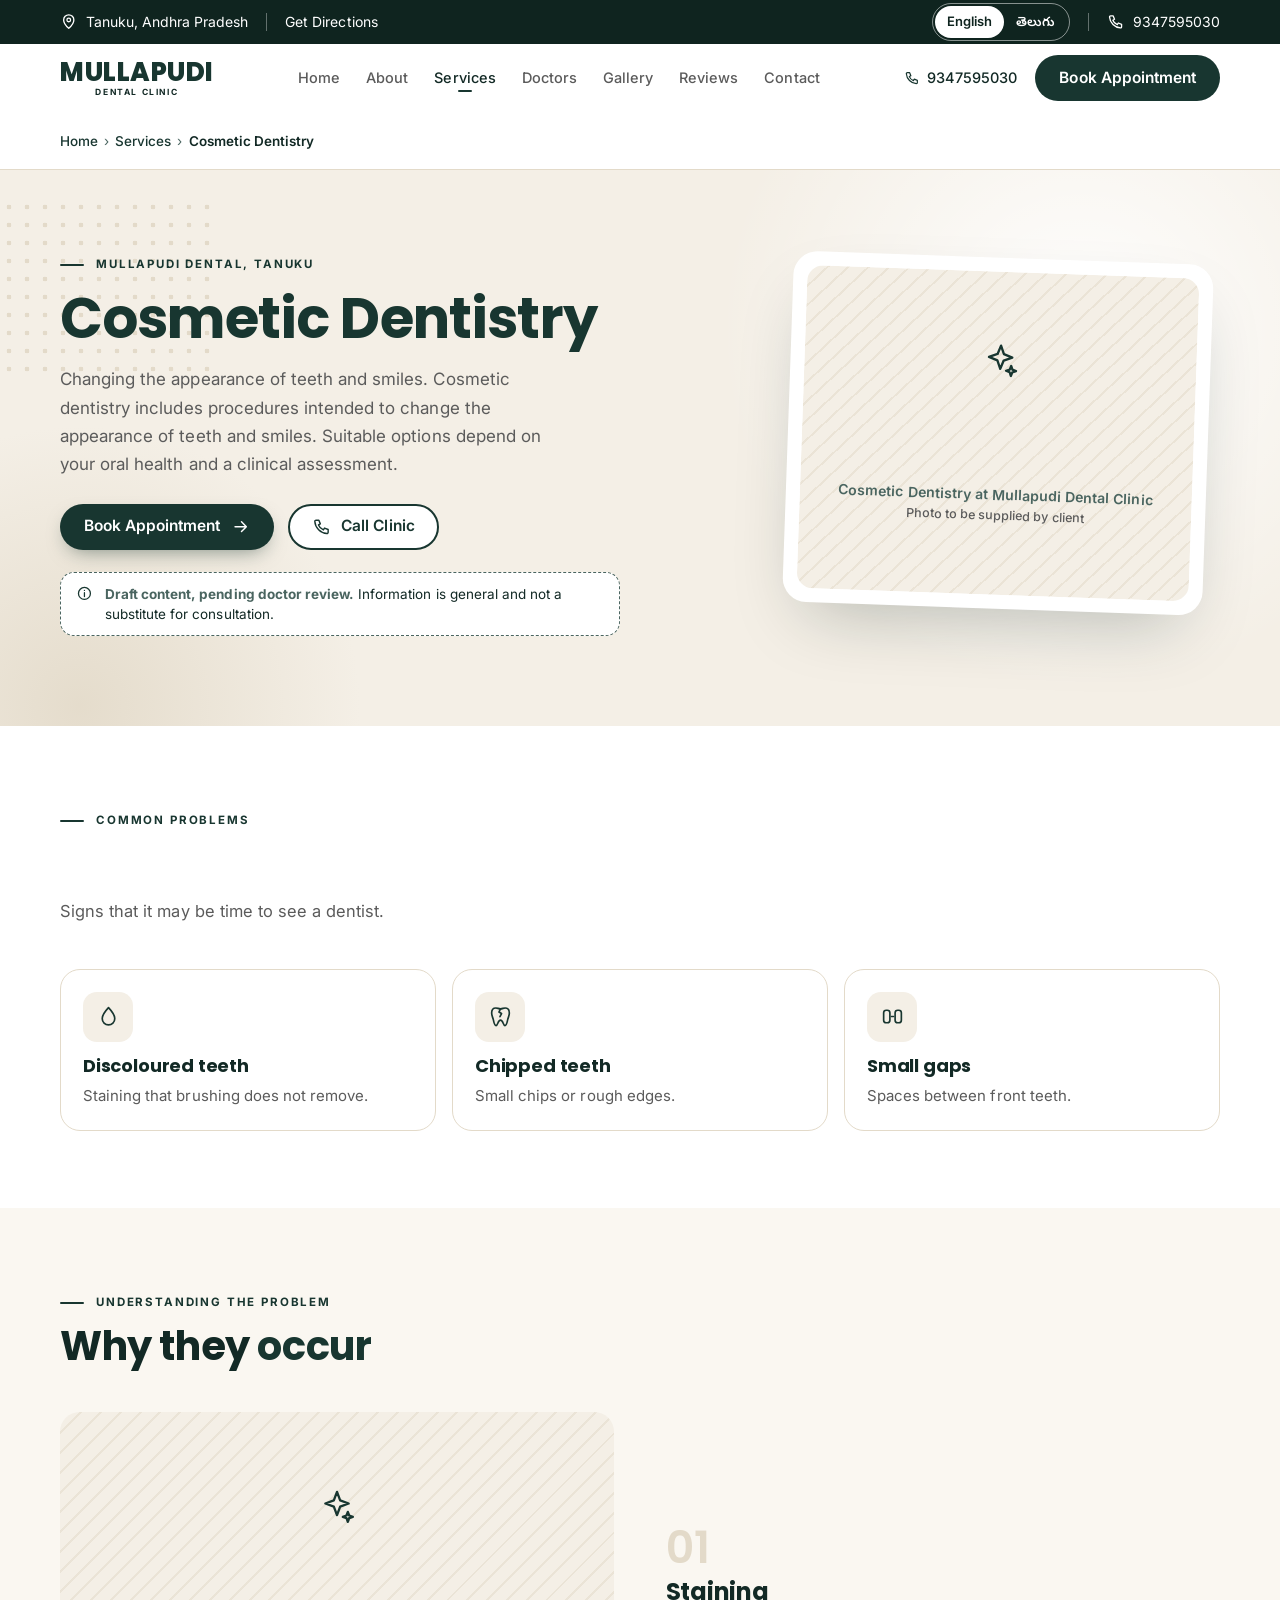
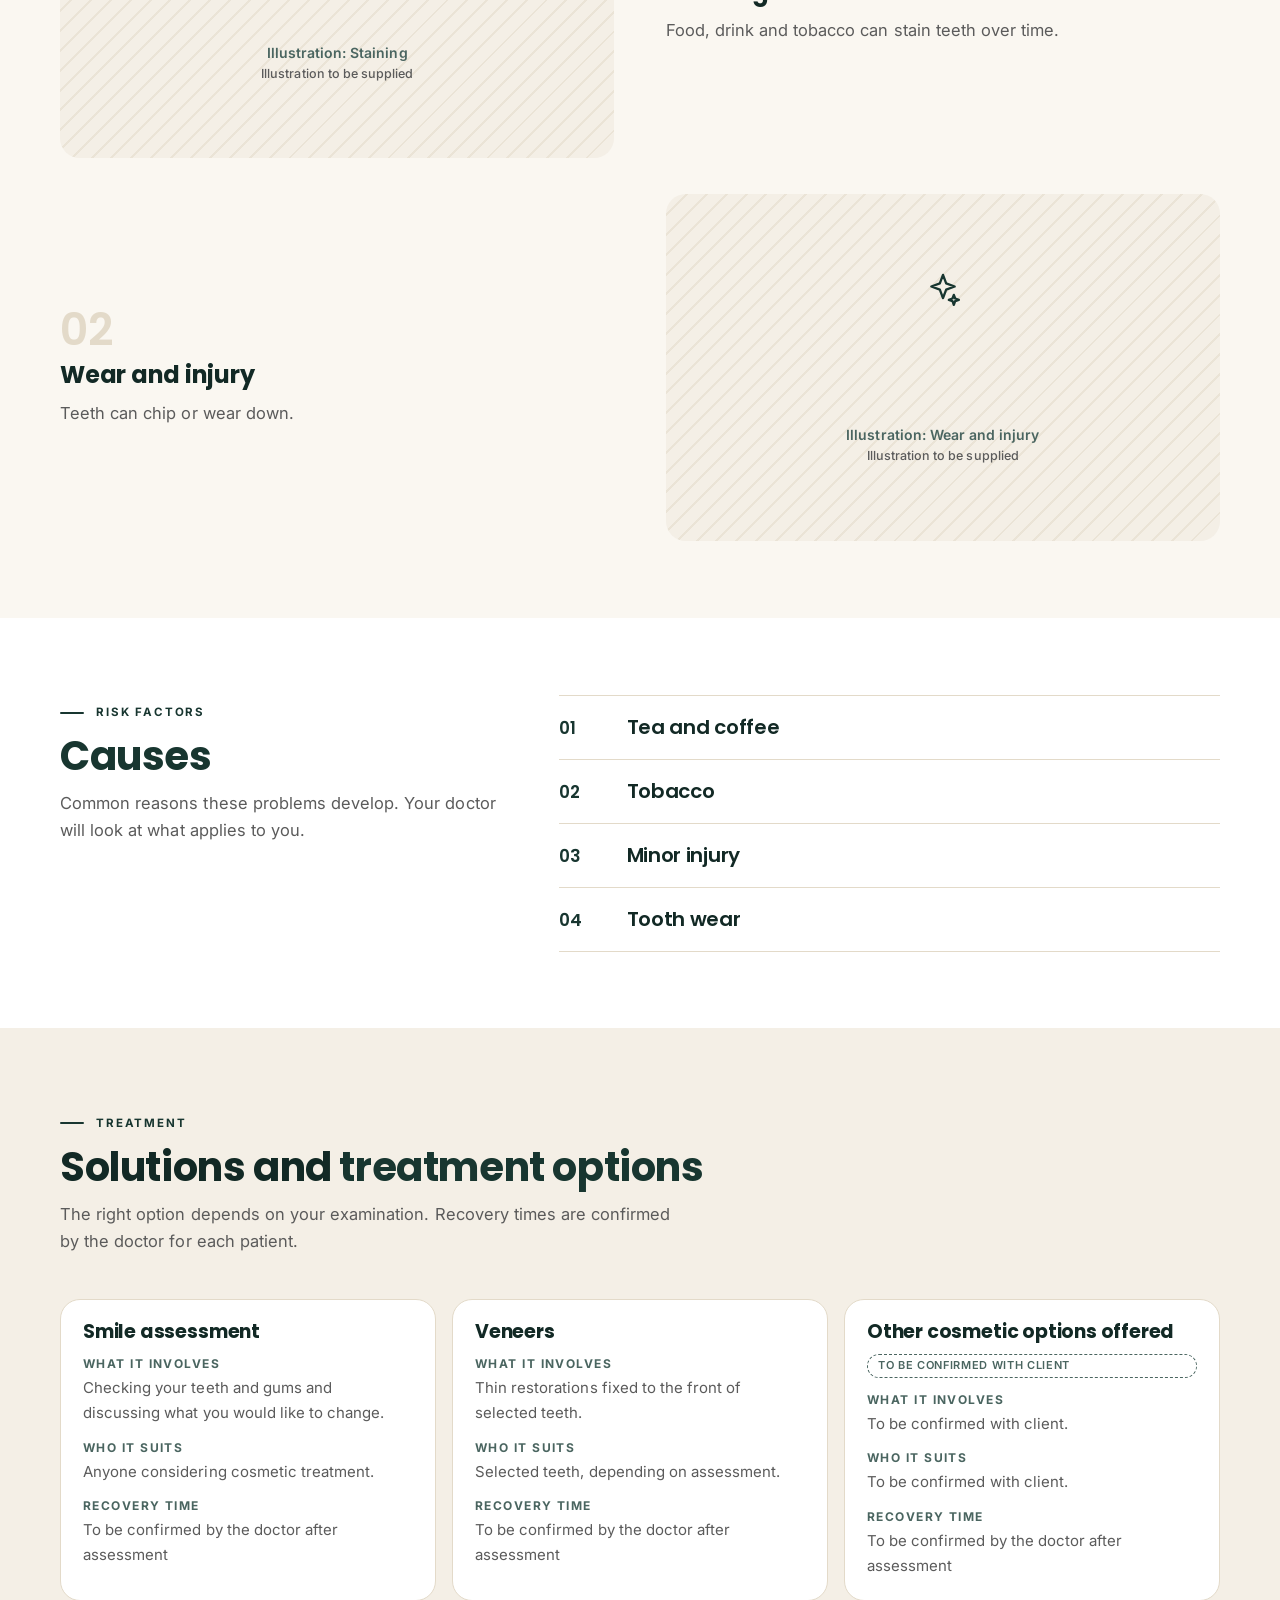
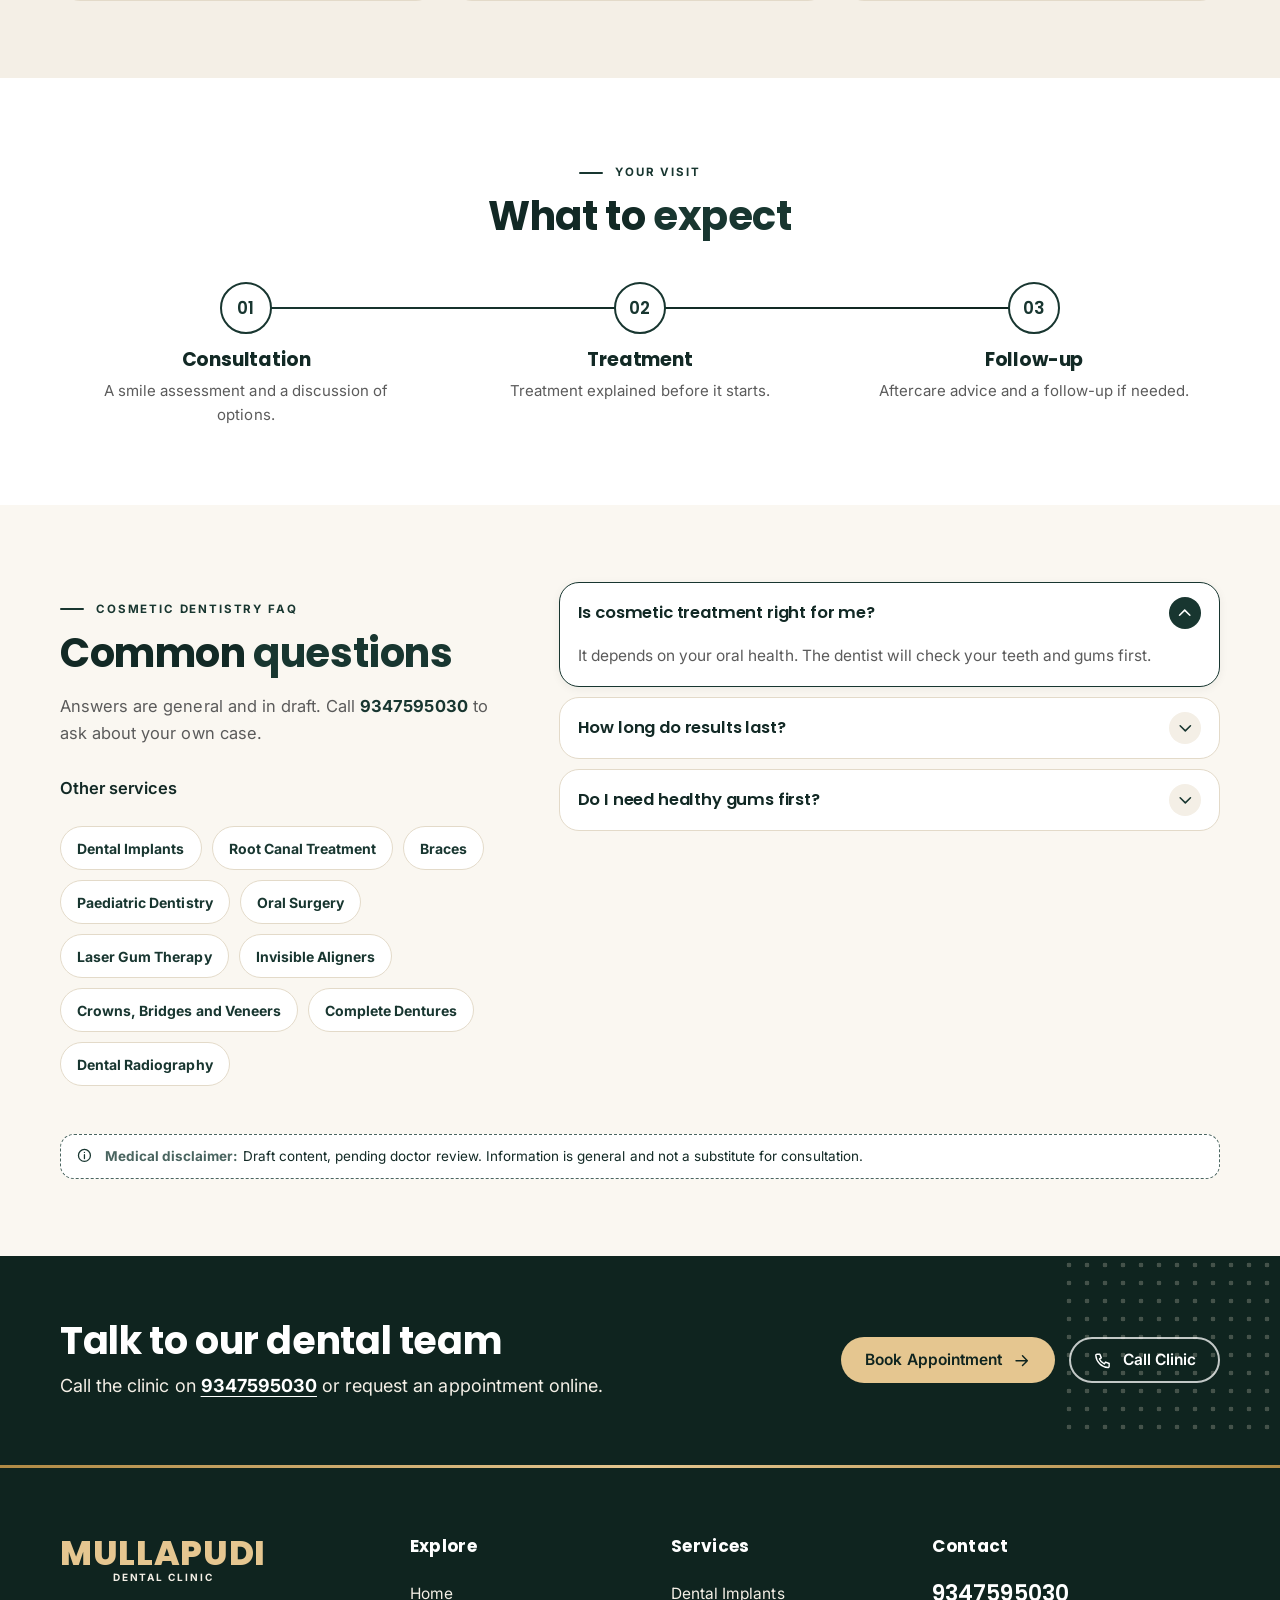
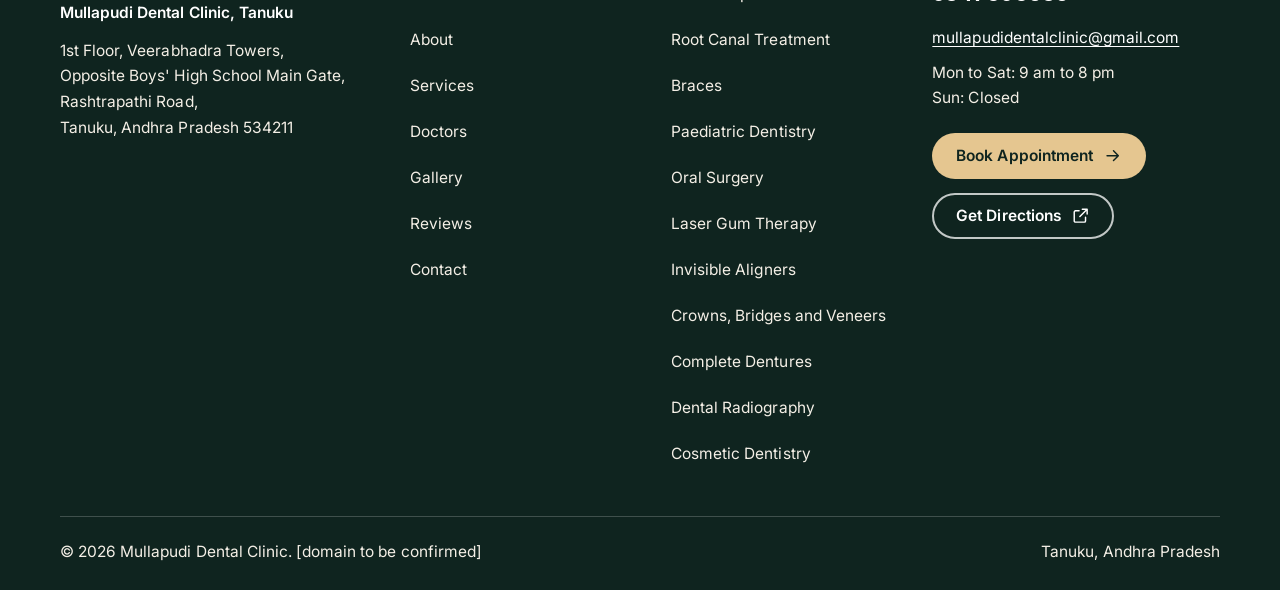
<file: services/cosmetic-dentistry/index.html>
<!DOCTYPE html>
<html lang="en">
<head>
<meta charset="utf-8">
<meta name="viewport" content="width=device-width, initial-scale=1">
<title>Cosmetic Dentistry | Mullapudi Dental Clinic, Tanuku</title>
<meta name="description" content="Cosmetic dentistry includes procedures intended to change the appearance of teeth and smiles. Mullapudi Dental Clinic, Tanuku.">
<meta name="theme-color" content="#183630">
<script>document.documentElement.classList.add("js");if(window.CSSViewTransitionRule)document.documentElement.classList.add("vt");setTimeout(function(){if(!window.__mdReady)document.documentElement.classList.remove("js")},3000);</script>
<!-- Browsers that support it load a service page in the background once the pointer rests on its link,
     so opening it is near instant. Other pages are only fetched ahead. -->
<script type="speculationrules">{"prerender":[{"where":{"selector_matches":"a[href*='services/']"},"eagerness":"moderate"}],"prefetch":[{"where":{"selector_matches":"a.logo, .nav a, .crumbs a"},"eagerness":"moderate"}]}</script>
<!-- Type: Poppins 700/800 (headings) + Inter (text), Google Fonts.
     Noto Sans Telugu covers Telugu text; Google only downloads it when Telugu characters appear. -->
<link rel="icon" type="image/svg+xml" href="../../assets/img/favicon.svg">
<link rel="icon" type="image/png" sizes="48x48" href="../../assets/img/favicon-48.png">
<link rel="apple-touch-icon" href="../../assets/img/apple-touch-icon.png">
<link rel="preconnect" href="https://fonts.googleapis.com">
<link rel="preconnect" href="https://fonts.gstatic.com" crossorigin>
<link rel="stylesheet" href="https://fonts.googleapis.com/css2?family=Inter:wght@400;500;600;700&amp;family=Poppins:wght@700;800&amp;display=swap" media="print" onload="this.media='all'">
<link rel="stylesheet" href="https://fonts.googleapis.com/css2?family=Noto+Sans+Telugu:wght@500;700&amp;display=swap" media="print" onload="this.media='all'">
<noscript><link rel="stylesheet" href="https://fonts.googleapis.com/css2?family=Inter:wght@400;500;600;700&amp;family=Poppins:wght@700;800&amp;display=swap"><link rel="stylesheet" href="https://fonts.googleapis.com/css2?family=Noto+Sans+Telugu:wght@500;700&amp;display=swap"></noscript>
<link rel="stylesheet" href="../../assets/css/site.css">
</head>
<body id="top">
<svg xmlns="http://www.w3.org/2000/svg" style="display:none" aria-hidden="true"><symbol id="i-arrow" viewBox="0 0 24 24"><path d="M5 12h14M13 6l6 6-6 6"/></symbol><symbol id="i-arrow-left" viewBox="0 0 24 24"><path d="M19 12H5M11 6l-6 6 6 6"/></symbol><symbol id="i-check" viewBox="0 0 24 24"><path d="M5 12.5l4.5 4.5L19 7.5"/></symbol><symbol id="i-phone" viewBox="0 0 24 24"><path d="M5 4h3.5l1.8 4.5-2.3 1.4a11 11 0 0 0 6.1 6.1l1.4-2.3L20 15.5V19a1.5 1.5 0 0 1-1.6 1.5C10.6 20 4 13.4 3.5 5.6A1.5 1.5 0 0 1 5 4z"/></symbol><symbol id="i-pin" viewBox="0 0 24 24"><path d="M12 21s-7-6.2-7-11.5a7 7 0 0 1 14 0C19 14.8 12 21 12 21z"/><circle cx="12" cy="9.5" r="2.5"/></symbol><symbol id="i-clock" viewBox="0 0 24 24"><circle cx="12" cy="12" r="8.5"/><path d="M12 7.5V12l3 2"/></symbol><symbol id="i-calendar" viewBox="0 0 24 24"><rect x="3.5" y="5" width="17" height="15.5" rx="2.5"/><path d="M3.5 10h17M8 3v4M16 3v4"/></symbol><symbol id="i-external" viewBox="0 0 24 24"><path d="M14 4h6v6M20 4l-9 9M18 14v4.5a1.5 1.5 0 0 1-1.5 1.5h-11A1.5 1.5 0 0 1 4 18.5v-11A1.5 1.5 0 0 1 5.5 6H10"/></symbol><symbol id="i-close" viewBox="0 0 24 24"><path d="M6 6l12 12M18 6L6 18"/></symbol><symbol id="i-chevron" viewBox="0 0 24 24"><path d="M6 9l6 6 6-6"/></symbol><symbol id="i-expand" viewBox="0 0 24 24"><path d="M4 9V4h5M20 9V4h-5M4 15v5h5M20 15v5h-5"/></symbol><symbol id="i-image" viewBox="0 0 24 24"><rect x="3.5" y="4.5" width="17" height="15" rx="2.5"/><circle cx="9" cy="10" r="1.8"/><path d="M20.5 16l-5-5-8.5 8.5"/></symbol><symbol id="i-user" viewBox="0 0 24 24"><circle cx="12" cy="8.5" r="4"/><path d="M4.5 20.5a7.5 7.5 0 0 1 15 0"/></symbol><symbol id="i-map" viewBox="0 0 24 24"><path d="M9 4.5l-5.5 2v13l5.5-2 6 2 5.5-2v-13l-5.5 2-6-2zM9 4.5v13M15 6.5v13"/></symbol><symbol id="i-info" viewBox="0 0 24 24"><circle cx="12" cy="12" r="8.5"/><path d="M12 11v5.5M12 7.6v.1"/></symbol><symbol id="i-star" viewBox="0 0 24 24"><path d="M12 3.3l2.6 5.5 6 .7-4.5 4.1 1.2 6-5.3-3-5.3 3 1.2-6L3.4 9.5l6-.7z"/></symbol><symbol id="i-quote" viewBox="0 0 24 24"><path d="M10 7H6.5A1.5 1.5 0 0 0 5 8.5V12h4v5H5M19 7h-3.5A1.5 1.5 0 0 0 14 8.5V12h4v5h-4"/></symbol><symbol id="i-mail" viewBox="0 0 24 24"><rect x="3.5" y="5.5" width="17" height="13" rx="2.5"/><path d="M4 7l8 6 8-6"/></symbol><symbol id="i-sun" viewBox="0 0 24 24"><circle cx="12" cy="12" r="4"/><path d="M12 2.5v2M12 19.5v2M4.6 4.6l1.4 1.4M18 18l1.4 1.4M2.5 12h2M19.5 12h2M4.6 19.4L6 18M18 6l1.4-1.4"/></symbol><symbol id="i-moon" viewBox="0 0 24 24"><path d="M20 14.5A8 8 0 0 1 9.5 4a8 8 0 1 0 10.5 10.5z"/></symbol><symbol id="i-heart" viewBox="0 0 24 24"><path d="M12 20s-7.5-4.6-7.5-10.2A4.3 4.3 0 0 1 12 7a4.3 4.3 0 0 1 7.5 2.8C19.5 15.4 12 20 12 20z"/></symbol><symbol id="i-tooth" viewBox="0 0 24 24"><path d="M7.5 3.8c1.7 0 2.6.9 4.5.9s2.8-.9 4.5-.9c2.6 0 4 2.2 4 4.9 0 2.4-1 4-1.6 6.3-.6 2.4-.9 5.7-2.6 5.7-1.9 0-1.6-5.2-4.3-5.2s-2.4 5.2-4.3 5.2c-1.7 0-2-3.3-2.6-5.7C4.5 12.7 3.5 11.1 3.5 8.7c0-2.7 1.4-4.9 4-4.9z"/></symbol><symbol id="i-implant" viewBox="0 0 24 24"><path d="M8 3.5h8c.8 0 1.5.7 1.5 1.5v1.5c0 1.4-1.1 2.5-2.5 2.5H9A2.5 2.5 0 0 1 6.5 6.5V5c0-.8.7-1.5 1.5-1.5zM9 11h6M9.5 14h5M10 17h4M10.5 20h3M12 9v12"/></symbol><symbol id="i-sparkle" viewBox="0 0 24 24"><path d="M12 3.5l1.9 5.1 5.1 1.9-5.1 1.9L12 17.5l-1.9-5.1L5 10.5l5.1-1.9zM18.5 15.5l.8 2.2 2.2.8-2.2.8-.8 2.2-.8-2.2-2.2-.8 2.2-.8z"/></symbol><symbol id="i-shield" viewBox="0 0 24 24"><path d="M12 3.5l7.5 3v5.3c0 4.4-3.2 8-7.5 9.2-4.3-1.2-7.5-4.8-7.5-9.2V6.5z"/><path d="M12 9v6M9 12h6"/></symbol><symbol id="i-profile" viewBox="0 0 24 24"><path d="M14 3.5c-4 0-7 3-7 6.8 0 1-.9 1.9-1.6 2.9-.4.5-.1 1.2.5 1.3l1.1.2v2.2c0 1.2 1 2.1 2.2 2.1H11v1.5M14 3.5c3.6 0 6.5 2.9 6.5 6.5 0 2.4-1.2 4.3-3 5.5v5"/></symbol><symbol id="i-bolt" viewBox="0 0 24 24"><path d="M13 3L5 13.5h6L10 21l8-10.5h-6z"/></symbol><symbol id="i-thermo" viewBox="0 0 24 24"><path d="M10 14.5V5a2 2 0 0 1 4 0v9.5a4 4 0 1 1-4 0z"/><path d="M12 9v7"/></symbol><symbol id="i-drop" viewBox="0 0 24 24"><path d="M12 3.5s6 6.4 6 10.6a6 6 0 0 1-12 0C6 9.9 12 3.5 12 3.5z"/></symbol><symbol id="i-alert" viewBox="0 0 24 24"><path d="M12 4l9 15.5H3z"/><path d="M12 10v4M12 16.8v.1"/></symbol><symbol id="i-crack" viewBox="0 0 24 24"><path d="M7.5 3.8c1.7 0 2.6.9 4.5.9s2.8-.9 4.5-.9c2.6 0 4 2.2 4 4.9 0 2.4-1 4-1.6 6.3-.6 2.4-.9 5.7-2.6 5.7-1.9 0-1.6-5.2-4.3-5.2s-2.4 5.2-4.3 5.2c-1.7 0-2-3.3-2.6-5.7C4.5 12.7 3.5 11.1 3.5 8.7c0-2.7 1.4-4.9 4-4.9z"/><path d="M12 4.7l-1.5 3 2.5 1.5-1.5 3"/></symbol><symbol id="i-gap" viewBox="0 0 24 24"><rect x="3.5" y="6" width="6" height="12" rx="2.5"/><rect x="14.5" y="6" width="6" height="12" rx="2.5"/><path d="M11 12h2"/></symbol><symbol id="i-layers" viewBox="0 0 24 24"><path d="M12 4l8.5 4.5L12 13 3.5 8.5z"/><path d="M3.5 12.5L12 17l8.5-4.5M3.5 16.5L12 21l8.5-4.5"/></symbol><symbol id="i-smile" viewBox="0 0 24 24"><circle cx="12" cy="12" r="8.5"/><path d="M8 13.5c1 1.6 2.4 2.5 4 2.5s3-.9 4-2.5M9 9.5v.1M15 9.5v.1"/></symbol><symbol id="i-face" viewBox="0 0 24 24"><path d="M12 3.5c4 0 7 3.2 7 7.5 0 5-3.3 9.5-7 9.5S5 16 5 11c0-4.3 3-7.5 7-7.5z"/><path d="M9.5 10.5v.1M14.5 10.5v.1M10 15.5c1.2.8 2.8.8 4 0"/></symbol><symbol id="i-circle" viewBox="0 0 24 24"><circle cx="12" cy="12" r="5.5"/><circle cx="12" cy="12" r="8.5" stroke-dasharray="2 3"/></symbol><symbol id="i-steth" viewBox="0 0 24 24"><path d="M6 3.5v5a4 4 0 0 0 8 0v-5M10 12.5v2a5 5 0 0 0 10 0V12"/><circle cx="20" cy="10" r="2"/></symbol><symbol id="i-users" viewBox="0 0 24 24"><circle cx="9" cy="8.5" r="3.5"/><path d="M2.5 20a6.5 6.5 0 0 1 13 0M16 5.2a3.5 3.5 0 0 1 0 6.6M18 14.2a6.5 6.5 0 0 1 3.5 5.8"/></symbol></svg>

<a class="skip-link" href="#main">Skip to content</a>
<div class="topbar">
  <div class="container topbar__inner">
    <div class="topbar__group">
      <span class="topbar__loc"><svg class="icon" aria-hidden="true" focusable="false"><use href="#i-pin"/></svg><span data-i18n="location">Tanuku, Andhra Pradesh</span></span>
      <span class="topbar__sep" aria-hidden="true"></span>
      <a class="topbar__dir" href="https://www.google.co.in/maps/place/Mullapudi+Dental+Clinic/@16.8696788,81.5626615,11z/data=!4m10!1m2!2m1!1smullapudi+dental!3m6!1s0x3a37b7a3e77b4e3d:0x4ba1d56a46a7574!8m2!3d16.7554642!4d81.6845425!15sChBtdWxsYXB1ZGkgZGVudGFsWhIiEG11bGxhcHVkaSBkZW50YWySAQ1kZW50YWxfY2xpbmljmgFEQ2k5RFFVbFJRVU52WkVOb2RIbGpSamx2VDJ4ck5GUnNSbFpsYWxvMlRsWktNRTlVYkZaaVJYQk5aVzFvY1U5R1JSQULgAQD6AQUIjgIQSQ!16s%2Fg%2F11tjxkw8sc?entry=ttu" target="_blank" rel="noopener"><span data-i18n="directions">Get Directions</span><span class="sr-only"> (opens Google Maps in a new tab)</span></a>
    </div>
    <div class="topbar__group">
      <div class="lang" role="group" aria-label="Language">
        <button type="button" data-lang="en" aria-pressed="true">English</button>
        <button type="button" data-lang="te" aria-pressed="false" lang="te">తెలుగు</button>
      </div>
      <span class="topbar__sep" aria-hidden="true"></span>
      <a href="tel:+919347595030"><svg class="icon" aria-hidden="true" focusable="false"><use href="#i-phone"/></svg><span><span class="sr-only">Call the clinic on </span>9347595030</span></a>
    </div>
  </div>
</div>
<header class="header">
  <div class="container header__inner">
    <a class="logo" href="../../" aria-label="Mullapudi Dental Clinic, home">
      
  <span class="logo__text logo__text--word">
    <span class="logo__name">MULLAPUDI</span>
    <span class="logo__tag">DENTAL CLINIC</span>
  </span>
    </a>
    <nav class="nav" aria-label="Main"><a href="../../" data-i18n="home">Home</a><a href="../../#about" data-i18n="about">About</a><a href="../../#services" aria-current="page" data-i18n="services">Services</a><a href="../../#doctors" data-i18n="doctors">Doctors</a><a href="../../#gallery" data-i18n="gallery">Gallery</a><a href="../../#reviews" data-i18n="reviews">Reviews</a><a href="../../#contact" data-i18n="contact">Contact</a></nav>
    <div class="header__cta">
      <a class="call-link" href="tel:+919347595030"><svg class="icon" aria-hidden="true" focusable="false"><use href="#i-phone"/></svg><span><span class="sr-only">Call the clinic on </span>9347595030</span></a>
      <a class="btn btn--primary btn--sm header__book" href="../../#booking"><span data-i18n="book">Book Appointment</span></a>
      <button class="burger" type="button" aria-expanded="false" aria-controls="mobile-menu" aria-label="Open menu"><span></span><span></span><span></span></button>
    </div>
  </div>
</header>
<div class="mmenu" id="mobile-menu" inert>
  <nav aria-label="Mobile">
    <ul class="mmenu__list">
      <li style="--i:0"><a class="btn btn--primary" href="../../#booking"><span data-i18n="book">Book Appointment</span><svg class="icon icon--arrow" aria-hidden="true" focusable="false"><use href="#i-arrow"/></svg></a></li>
      <li style="--i:1"><a href="../../"><span data-i18n="home">Home</span><svg class="icon icon--arrow" aria-hidden="true" focusable="false"><use href="#i-arrow"/></svg></a></li><li style="--i:2"><a href="../../#about"><span data-i18n="about">About</span><svg class="icon icon--arrow" aria-hidden="true" focusable="false"><use href="#i-arrow"/></svg></a></li><li style="--i:3"><a href="../../#services"><span data-i18n="services">Services</span><svg class="icon icon--arrow" aria-hidden="true" focusable="false"><use href="#i-arrow"/></svg></a></li><li style="--i:4"><a href="../../#doctors"><span data-i18n="doctors">Doctors</span><svg class="icon icon--arrow" aria-hidden="true" focusable="false"><use href="#i-arrow"/></svg></a></li><li style="--i:5"><a href="../../#gallery"><span data-i18n="gallery">Gallery</span><svg class="icon icon--arrow" aria-hidden="true" focusable="false"><use href="#i-arrow"/></svg></a></li><li style="--i:6"><a href="../../#reviews"><span data-i18n="reviews">Reviews</span><svg class="icon icon--arrow" aria-hidden="true" focusable="false"><use href="#i-arrow"/></svg></a></li><li style="--i:7"><a href="../../#contact"><span data-i18n="contact">Contact</span><svg class="icon icon--arrow" aria-hidden="true" focusable="false"><use href="#i-arrow"/></svg></a></li>
    </ul>
  </nav>
  <div class="mmenu__foot">
    <a href="tel:+919347595030">Call 9347595030</a>
    <a href="https://www.google.co.in/maps/place/Mullapudi+Dental+Clinic/@16.8696788,81.5626615,11z/data=!4m10!1m2!2m1!1smullapudi+dental!3m6!1s0x3a37b7a3e77b4e3d:0x4ba1d56a46a7574!8m2!3d16.7554642!4d81.6845425!15sChBtdWxsYXB1ZGkgZGVudGFsWhIiEG11bGxhcHVkaSBkZW50YWySAQ1kZW50YWxfY2xpbmljmgFEQ2k5RFFVbFJRVU52WkVOb2RIbGpSamx2VDJ4ck5GUnNSbFpsYWxvMlRsWktNRTlVYkZaaVJYQk5aVzFvY1U5R1JSQULgAQD6AQUIjgIQSQ!16s%2Fg%2F11tjxkw8sc?entry=ttu" target="_blank" rel="noopener">Get Directions<span class="sr-only"> (opens in a new tab)</span></a>
    <span>Mon to Sat 9 am to 8 pm · Sunday closed</span>
  </div>
</div>
<main id="main">

<nav class="crumbs" aria-label="Breadcrumb">
  <div class="container">
    <ol>
      <li><a href="../../">Home</a></li>
      <li><a href="../../#services">Services</a></li>
      <li><span aria-current="page">Cosmetic Dentistry</span></li>
    </ol>
  </div>
</nav>

<section class="hero shero" aria-labelledby="hero-title" data-float-scope>
  <div class="hero__bg" aria-hidden="true"></div>
  <div class="dots" aria-hidden="true"></div>
  <div class="container hero__grid">
    <div class="hero__copy">
      <p class="eyebrow" data-hero style="--d:0ms">Mullapudi Dental, Tanuku</p>
      <h1 class="hero__title" id="hero-title" style="margin-top:4px"><span class="line line--2"><span style="--d:40ms">Cosmetic Dentistry</span></span></h1>
      <p class="hero__sub" data-hero style="--d:110ms">Changing the appearance of teeth and smiles. Cosmetic dentistry includes procedures intended to change the appearance of teeth and smiles. Suitable options depend on your oral health and a clinical assessment.</p>
      <div class="btn-row hero__actions" data-hero style="--d:170ms">
        <a class="btn btn--primary" href="../../?service=cosmetic-dentistry#booking">Book Appointment<svg class="icon icon--arrow" aria-hidden="true" focusable="false"><use href="#i-arrow"/></svg></a>
        <a class="btn btn--outline" href="tel:+919347595030"><svg class="icon" aria-hidden="true" focusable="false"><use href="#i-phone"/></svg>Call Clinic</a>
      </div>
      <p class="disclaimer" data-hero style="--d:230ms"><svg class="icon" aria-hidden="true" focusable="false"><use href="#i-info"/></svg><span><strong>Draft content, pending doctor review.</strong> Information is general and not a substitute for consultation.</span></p>
    </div>
    <div class="hero__visual">
      <div class="frame-parallax" data-parallax="22">
        <div class="frame" data-hero="frame" style="--d:90ms">
          <div class="ph ph--shero" role="img" aria-label="Cosmetic Dentistry at Mullapudi Dental Clinic (placeholder, photo to be supplied by client)"><svg class="icon" aria-hidden="true" focusable="false"><use href="#i-sparkle"/></svg><span>Cosmetic Dentistry at Mullapudi Dental Clinic<small>Photo to be supplied by client</small></span></div>
        </div>
      </div>
    </div>
  </div>
</section>

<section class="section" aria-labelledby="problems-title">
  <div class="container">
    
  <div class="section-head ">
    <div>
      <p class="eyebrow" data-reveal>Common problems</p>
      <h2 class="section-title" id="problems-title" data-reveal>Common <span class="hl">problems</span></h2>
      <p class="section-intro" data-reveal>Signs that it may be time to see a dentist.</p>
    </div>
  </div>
    <div class="problems" data-stagger="80">
      <article class="pcard" data-reveal><div class="icon-box"><svg class="icon" aria-hidden="true" focusable="false"><use href="#i-drop"/></svg></div><h3>Discoloured teeth</h3><p>Staining that brushing does not remove.</p></article><article class="pcard" data-reveal><div class="icon-box"><svg class="icon" aria-hidden="true" focusable="false"><use href="#i-crack"/></svg></div><h3>Chipped teeth</h3><p>Small chips or rough edges.</p></article><article class="pcard" data-reveal><div class="icon-box"><svg class="icon" aria-hidden="true" focusable="false"><use href="#i-gap"/></svg></div><h3>Small gaps</h3><p>Spaces between front teeth.</p></article>
    </div>
  </div>
</section>

<section class="section section--off" aria-labelledby="why-title">
  <div class="container">
    
  <div class="section-head ">
    <div>
      <p class="eyebrow" data-reveal>Understanding the problem</p>
      <h2 class="section-title" id="why-title" data-reveal>Why they <span class="hl">occur</span></h2>
      
    </div>
  </div>
    <div class="alt">
      
      <div class="alt__row">
        <div class="alt__media" data-reveal="scale"><div class="ph " aria-hidden="true"><svg class="icon" aria-hidden="true" focusable="false"><use href="#i-sparkle"/></svg><span>Illustration: Staining<small>Illustration to be supplied</small></span></div></div>
        <div>
          <span class="alt__label" aria-hidden="true">01</span>
          <h3 data-reveal>Staining</h3>
          <p data-reveal>Food, drink and tobacco can stain teeth over time.</p>
        </div>
      </div>
      <div class="alt__row">
        <div class="alt__media" data-reveal="scale"><div class="ph " aria-hidden="true"><svg class="icon" aria-hidden="true" focusable="false"><use href="#i-sparkle"/></svg><span>Illustration: Wear and injury<small>Illustration to be supplied</small></span></div></div>
        <div>
          <span class="alt__label" aria-hidden="true">02</span>
          <h3 data-reveal>Wear and injury</h3>
          <p data-reveal>Teeth can chip or wear down.</p>
        </div>
      </div>
    </div>
  </div>
</section>

<section class="section" aria-labelledby="causes-title">
  <div class="container causes-wrap">
    <div>
      <p class="eyebrow" data-reveal>Risk factors</p>
      <h2 class="section-title" id="causes-title" data-reveal><span class="hl">Causes</span></h2>
      <p class="section-intro" data-reveal>Common reasons these problems develop. Your doctor will look at what applies to you.</p>
    </div>
    <ol class="causes" data-stagger="80"><li data-reveal><span>Tea and coffee</span></li><li data-reveal><span>Tobacco</span></li><li data-reveal><span>Minor injury</span></li><li data-reveal><span>Tooth wear</span></li></ol>
  </div>
</section>

<section class="section section--blush" aria-labelledby="solutions-title">
  <div class="container">
    
  <div class="section-head ">
    <div>
      <p class="eyebrow" data-reveal>Treatment</p>
      <h2 class="section-title" id="solutions-title" data-reveal>Solutions and <span class="hl">treatment options</span></h2>
      <p class="section-intro" data-reveal>The right option depends on your examination. Recovery times are confirmed by the doctor for each patient.</p>
    </div>
  </div>
    <div class="solutions" data-stagger="80">
      
      <article class="solcard" data-reveal>
        <h3>Smile assessment</h3>
        
        <dl>
          <div><dt>What it involves</dt><dd>Checking your teeth and gums and discussing what you would like to change.</dd></div>
          <div><dt>Who it suits</dt><dd>Anyone considering cosmetic treatment.</dd></div>
          <div><dt>Recovery time</dt><dd>To be confirmed by the doctor after assessment</dd></div>
        </dl>
      </article>
      <article class="solcard" data-reveal>
        <h3>Veneers</h3>
        
        <dl>
          <div><dt>What it involves</dt><dd>Thin restorations fixed to the front of selected teeth.</dd></div>
          <div><dt>Who it suits</dt><dd>Selected teeth, depending on assessment.</dd></div>
          <div><dt>Recovery time</dt><dd>To be confirmed by the doctor after assessment</dd></div>
        </dl>
      </article>
      <article class="solcard" data-reveal>
        <h3>Other cosmetic options offered</h3>
        <span class="tbc">To be confirmed with client</span>
        <dl>
          <div><dt>What it involves</dt><dd>To be confirmed with client.</dd></div>
          <div><dt>Who it suits</dt><dd>To be confirmed with client.</dd></div>
          <div><dt>Recovery time</dt><dd>To be confirmed by the doctor after assessment</dd></div>
        </dl>
      </article>
    </div>
  </div>
</section>

<section class="section" aria-labelledby="expect-title">
  <div class="container">
    
  <div class="section-head section-head--center">
    <div>
      <p class="eyebrow" data-reveal>Your visit</p>
      <h2 class="section-title" id="expect-title" data-reveal>What to <span class="hl">expect</span></h2>
      
    </div>
  </div>
    <ol class="expect">
      <li class="expect__step" data-reveal style="--d:0ms"><span class="expect__n">01</span><h3>Consultation</h3><p>A smile assessment and a discussion of options.</p></li><li class="expect__step" data-reveal style="--d:150ms"><span class="expect__n">02</span><h3>Treatment</h3><p>Treatment explained before it starts.</p></li><li class="expect__step" data-reveal style="--d:300ms"><span class="expect__n">03</span><h3>Follow-up</h3><p>Aftercare advice and a follow-up if needed.</p></li>
    </ol>
    
  </div>
</section>

<section class="section section--off" aria-labelledby="sfaq-title">
  <div class="container faq">
    <div class="faq__aside">
      <p class="eyebrow" data-reveal>Cosmetic Dentistry FAQ</p>
      <h2 class="section-title" id="sfaq-title" data-reveal>Common <span class="hl">questions</span></h2>
      <p data-reveal>Answers are general and in draft. Call <a href="tel:+919347595030">9347595030</a> to ask about your own case.</p>
      <p data-reveal style="margin-top:28px;font-weight:600;color:var(--maroon-900)">Other services</p>
      <ul class="other-services" data-reveal><li><a class="chip" href="../../services/dental-implants/">Dental Implants</a></li><li><a class="chip" href="../../services/root-canal-treatment/">Root Canal Treatment</a></li><li><a class="chip" href="../../services/braces/">Braces</a></li><li><a class="chip" href="../../services/paediatric-dentistry/">Paediatric Dentistry</a></li><li><a class="chip" href="../../services/oral-surgery/">Oral Surgery</a></li><li><a class="chip" href="../../services/laser-gum-therapy/">Laser Gum Therapy</a></li><li><a class="chip" href="../../services/invisible-aligners/">Invisible Aligners</a></li><li><a class="chip" href="../../services/crowns-bridges-veneers/">Crowns, Bridges and Veneers</a></li><li><a class="chip" href="../../services/complete-dentures/">Complete Dentures</a></li><li><a class="chip" href="../../services/dental-radiography/">Dental Radiography</a></li></ul>
    </div>
    <div class="acc" data-stagger="80">
    <div class="acc__item is-open" data-reveal>
      <h3 class="acc__q"><button class="acc__btn" type="button" id="sfaq-b0" aria-expanded="true" aria-controls="sfaq-p0">Is cosmetic treatment right for me?<span class="acc__chev"><svg class="icon" aria-hidden="true" focusable="false"><use href="#i-chevron"/></svg></span></button></h3>
      <div class="acc__panel" id="sfaq-p0" role="region" aria-labelledby="sfaq-b0"><div><p>It depends on your oral health. The dentist will check your teeth and gums first.</p></div></div>
    </div>
    <div class="acc__item" data-reveal>
      <h3 class="acc__q"><button class="acc__btn" type="button" id="sfaq-b1" aria-expanded="false" aria-controls="sfaq-p1">How long do results last?<span class="acc__chev"><svg class="icon" aria-hidden="true" focusable="false"><use href="#i-chevron"/></svg></span></button></h3>
      <div class="acc__panel" id="sfaq-p1" role="region" aria-labelledby="sfaq-b1" inert><div><p>It varies by treatment and habits. The dentist will explain for your case.</p></div></div>
    </div>
    <div class="acc__item" data-reveal>
      <h3 class="acc__q"><button class="acc__btn" type="button" id="sfaq-b2" aria-expanded="false" aria-controls="sfaq-p2">Do I need healthy gums first?<span class="acc__chev"><svg class="icon" aria-hidden="true" focusable="false"><use href="#i-chevron"/></svg></span></button></h3>
      <div class="acc__panel" id="sfaq-p2" role="region" aria-labelledby="sfaq-b2" inert><div><p>Gum and tooth health are usually checked before cosmetic treatment.</p></div></div>
    </div>
  </div>
  </div>
  <div class="container" style="margin-top:48px">
    <p class="disclaimer" data-reveal><svg class="icon" aria-hidden="true" focusable="false"><use href="#i-info"/></svg><span><strong>Medical disclaimer:</strong> Draft content, pending doctor review. Information is general and not a substitute for consultation.</span></p>
  </div>
</section>

<section class="band" aria-labelledby="band-title">
  <div class="dots" aria-hidden="true"></div>
  <div class="container band__inner">
    <div>
      <h2 id="band-title" data-reveal>Talk to our dental team</h2>
      <p data-reveal>Call the clinic on <a href="tel:+919347595030">9347595030</a> or request an appointment online.</p>
    </div>
    <div class="btn-row" data-reveal>
      <a class="btn btn--yellow" href="../../?service=cosmetic-dentistry#booking">Book Appointment<svg class="icon icon--arrow" aria-hidden="true" focusable="false"><use href="#i-arrow"/></svg></a>
      <a class="btn btn--ghost-light" href="tel:+919347595030"><svg class="icon" aria-hidden="true" focusable="false"><use href="#i-phone"/></svg>Call Clinic</a>
    </div>
  </div>
</section>
</main>

<footer class="footer">
  <div class="container">
    <div class="footer__grid">
      <div>
        <a class="logo" href="../../" aria-label="Mullapudi Dental Clinic, home">
  <span class="logo__text logo__text--word">
    <span class="logo__name">MULLAPUDI</span>
    <span class="logo__tag">DENTAL CLINIC</span>
  </span></a>
        <p class="footer__tag">Mullapudi Dental Clinic, Tanuku</p>
        <address style="margin-top:12px">1st Floor, Veerabhadra Towers,<br>Opposite Boys' High School Main Gate, Rashtrapathi Road,<br>Tanuku, Andhra Pradesh 534211</address>
      </div>
      <div>
        <h2>Explore</h2>
        <ul>
          <li><a href="../../">Home</a></li>
          <li><a href="../../#about">About</a></li>
          <li><a href="../../#services">Services</a></li>
          <li><a href="../../#doctors">Doctors</a></li>
          <li><a href="../../#gallery">Gallery</a></li>
          <li><a href="../../#reviews">Reviews</a></li>
          <li><a href="../../#contact">Contact</a></li>
        </ul>
      </div>
      <div>
        <h2>Services</h2>
        <ul><li><a href="../../services/dental-implants/">Dental Implants</a></li><li><a href="../../services/root-canal-treatment/">Root Canal Treatment</a></li><li><a href="../../services/braces/">Braces</a></li><li><a href="../../services/paediatric-dentistry/">Paediatric Dentistry</a></li><li><a href="../../services/oral-surgery/">Oral Surgery</a></li><li><a href="../../services/laser-gum-therapy/">Laser Gum Therapy</a></li><li><a href="../../services/invisible-aligners/">Invisible Aligners</a></li><li><a href="../../services/crowns-bridges-veneers/">Crowns, Bridges and Veneers</a></li><li><a href="../../services/complete-dentures/">Complete Dentures</a></li><li><a href="../../services/dental-radiography/">Dental Radiography</a></li><li><a href="../../services/cosmetic-dentistry/">Cosmetic Dentistry</a></li></ul>
      </div>
      <div>
        <h2>Contact</h2>
        <a class="tel" href="tel:+919347595030">9347595030</a>
        <p><a class="footer__mail" href="mailto:mullapudidentalclinic@gmail.com">mullapudidentalclinic@gmail.com</a></p>
        <p>Mon to Sat: 9 am to 8 pm<br>Sun: Closed</p>
        <div class="btn-row">
          <a class="btn btn--yellow" href="../../#booking">Book Appointment<svg class="icon icon--arrow" aria-hidden="true" focusable="false"><use href="#i-arrow"/></svg></a>
          <a class="btn btn--ghost-light" href="https://www.google.co.in/maps/place/Mullapudi+Dental+Clinic/@16.8696788,81.5626615,11z/data=!4m10!1m2!2m1!1smullapudi+dental!3m6!1s0x3a37b7a3e77b4e3d:0x4ba1d56a46a7574!8m2!3d16.7554642!4d81.6845425!15sChBtdWxsYXB1ZGkgZGVudGFsWhIiEG11bGxhcHVkaSBkZW50YWySAQ1kZW50YWxfY2xpbmljmgFEQ2k5RFFVbFJRVU52WkVOb2RIbGpSamx2VDJ4ck5GUnNSbFpsYWxvMlRsWktNRTlVYkZaaVJYQk5aVzFvY1U5R1JSQULgAQD6AQUIjgIQSQ!16s%2Fg%2F11tjxkw8sc?entry=ttu" target="_blank" rel="noopener">Get Directions<svg class="icon" aria-hidden="true" focusable="false"><use href="#i-external"/></svg><span class="sr-only"> (opens in a new tab)</span></a>
        </div>
      </div>
    </div>
    <div class="footer__bottom">
      <p>© 2026 Mullapudi Dental Clinic. [domain to be confirmed]</p>
      <p>Tanuku, Andhra Pradesh</p>
    </div>
  </div>
</footer>
<a class="btn btn--primary fab" href="../../#booking">Book<svg class="icon" aria-hidden="true" focusable="false"><use href="#i-calendar"/></svg></a>
<nav class="mbar" aria-label="Quick actions">
  <a href="tel:+919347595030"><svg class="icon" aria-hidden="true" focusable="false"><use href="#i-phone"/></svg>Call</a>
  <a href="https://www.google.co.in/maps/place/Mullapudi+Dental+Clinic/@16.8696788,81.5626615,11z/data=!4m10!1m2!2m1!1smullapudi+dental!3m6!1s0x3a37b7a3e77b4e3d:0x4ba1d56a46a7574!8m2!3d16.7554642!4d81.6845425!15sChBtdWxsYXB1ZGkgZGVudGFsWhIiEG11bGxhcHVkaSBkZW50YWySAQ1kZW50YWxfY2xpbmljmgFEQ2k5RFFVbFJRVU52WkVOb2RIbGpSamx2VDJ4ck5GUnNSbFpsYWxvMlRsWktNRTlVYkZaaVJYQk5aVzFvY1U5R1JSQULgAQD6AQUIjgIQSQ!16s%2Fg%2F11tjxkw8sc?entry=ttu" target="_blank" rel="noopener"><svg class="icon" aria-hidden="true" focusable="false"><use href="#i-pin"/></svg>Directions<span class="sr-only"> (opens in a new tab)</span></a>
</nav>

<script src="../../assets/js/site.js" defer></script>
</body>
</html>
</file>
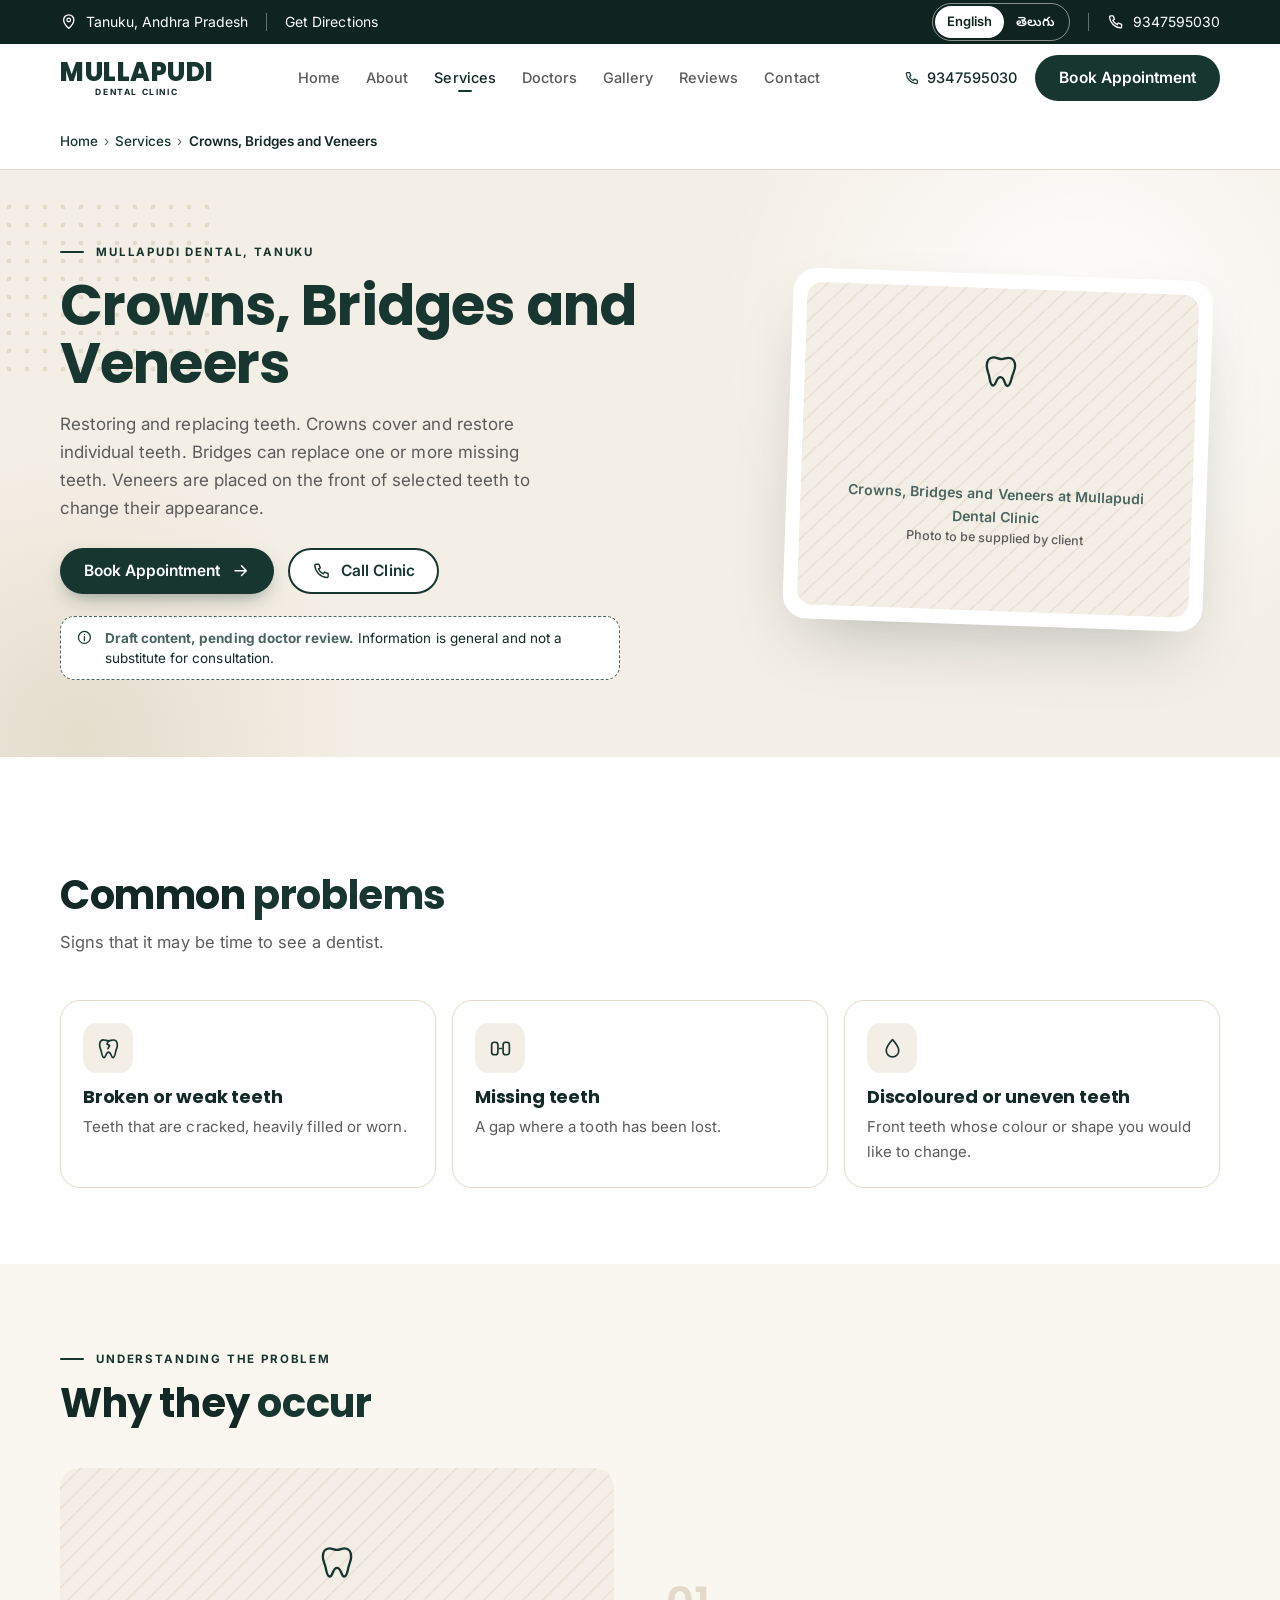
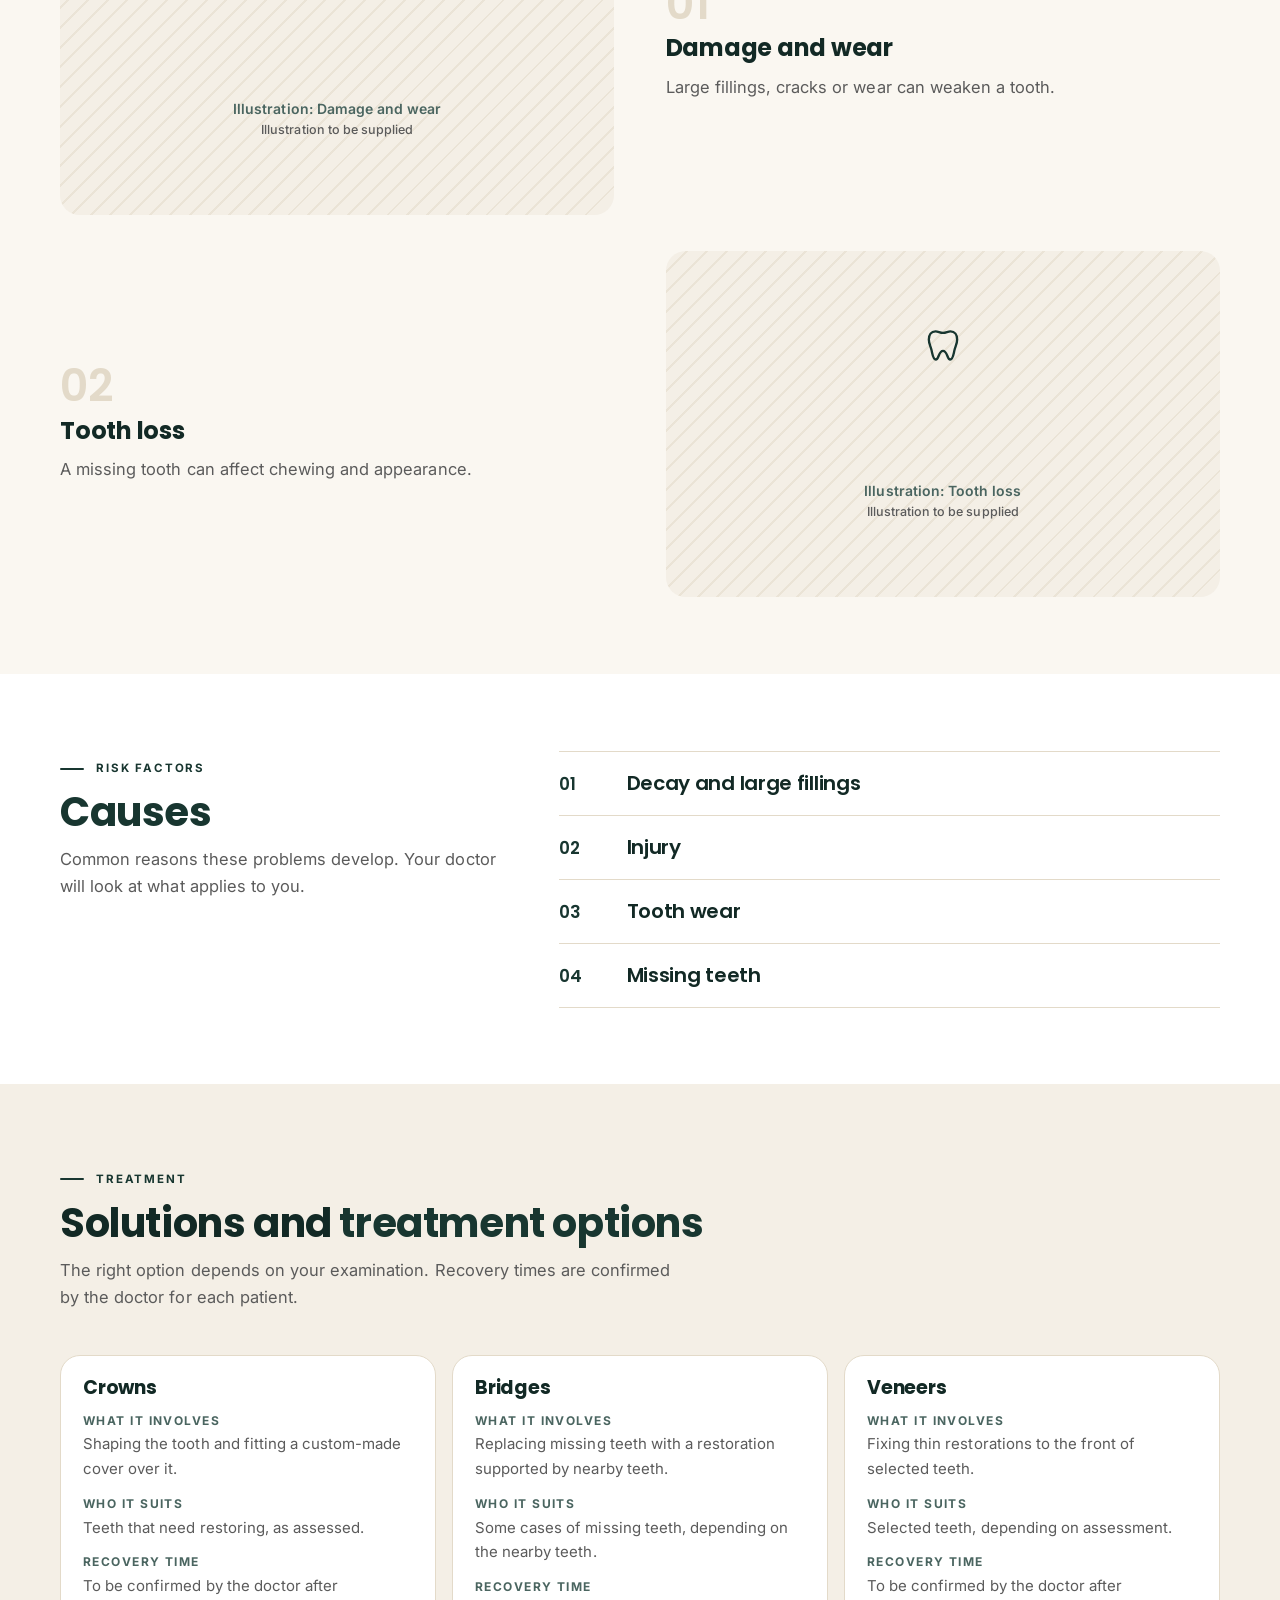
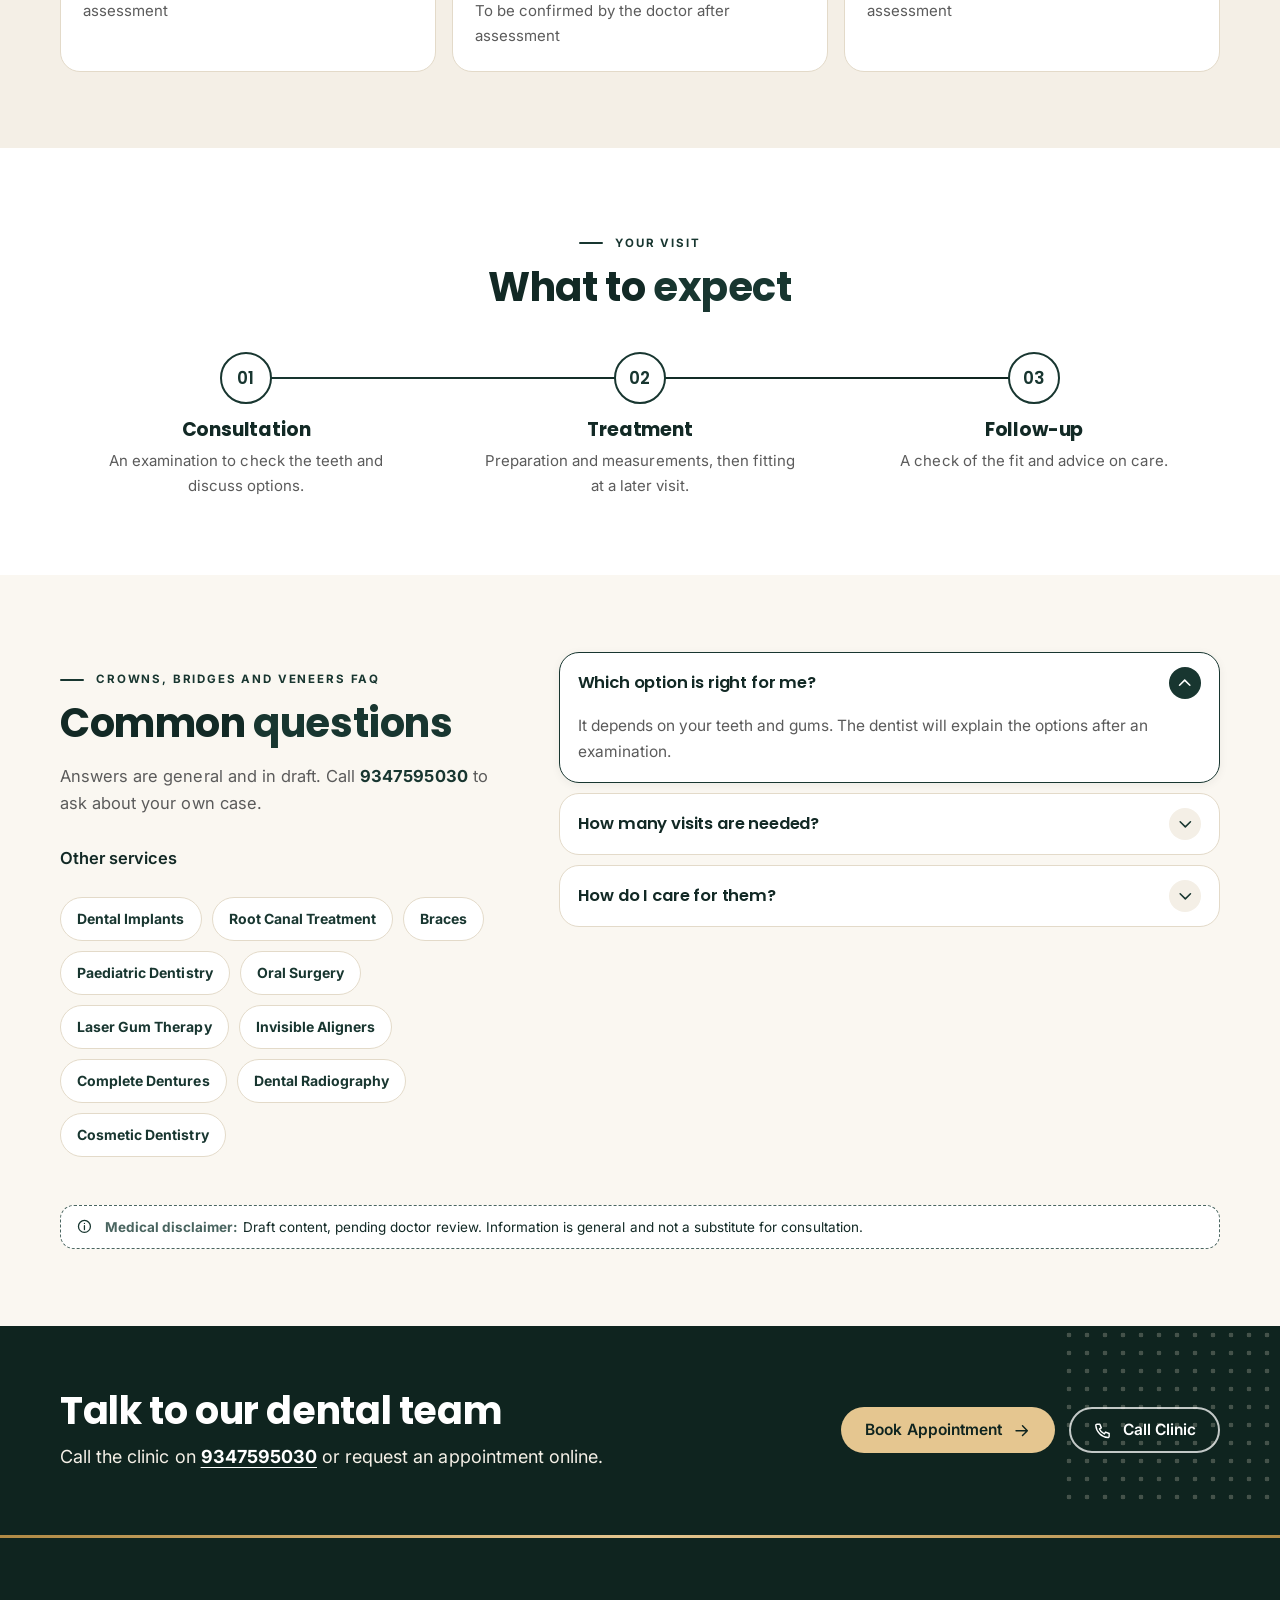
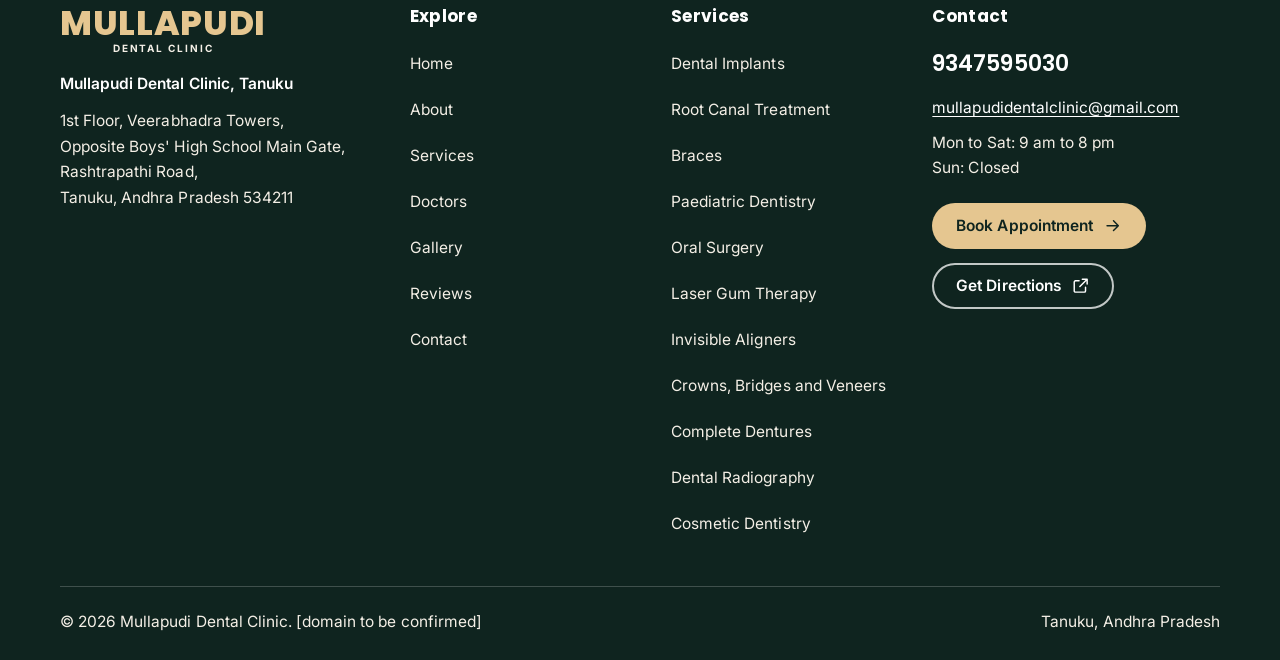
<file: services/crowns-bridges-veneers/index.html>
<!DOCTYPE html>
<html lang="en">
<head>
<meta charset="utf-8">
<meta name="viewport" content="width=device-width, initial-scale=1">
<title>Crowns, Bridges and Veneers | Mullapudi Dental Clinic, Tanuku</title>
<meta name="description" content="Crowns cover and restore individual teeth. Mullapudi Dental Clinic, Tanuku.">
<meta name="theme-color" content="#183630">
<script>document.documentElement.classList.add("js");if(window.CSSViewTransitionRule)document.documentElement.classList.add("vt");setTimeout(function(){if(!window.__mdReady)document.documentElement.classList.remove("js")},3000);</script>
<!-- Browsers that support it load a service page in the background once the pointer rests on its link,
     so opening it is near instant. Other pages are only fetched ahead. -->
<script type="speculationrules">{"prerender":[{"where":{"selector_matches":"a[href*='services/']"},"eagerness":"moderate"}],"prefetch":[{"where":{"selector_matches":"a.logo, .nav a, .crumbs a"},"eagerness":"moderate"}]}</script>
<!-- Type: Poppins 700/800 (headings) + Inter (text), Google Fonts.
     Noto Sans Telugu covers Telugu text; Google only downloads it when Telugu characters appear. -->
<link rel="icon" type="image/svg+xml" href="../../assets/img/favicon.svg">
<link rel="icon" type="image/png" sizes="48x48" href="../../assets/img/favicon-48.png">
<link rel="apple-touch-icon" href="../../assets/img/apple-touch-icon.png">
<link rel="preconnect" href="https://fonts.googleapis.com">
<link rel="preconnect" href="https://fonts.gstatic.com" crossorigin>
<link rel="stylesheet" href="https://fonts.googleapis.com/css2?family=Inter:wght@400;500;600;700&amp;family=Poppins:wght@700;800&amp;display=swap" media="print" onload="this.media='all'">
<link rel="stylesheet" href="https://fonts.googleapis.com/css2?family=Noto+Sans+Telugu:wght@500;700&amp;display=swap" media="print" onload="this.media='all'">
<noscript><link rel="stylesheet" href="https://fonts.googleapis.com/css2?family=Inter:wght@400;500;600;700&amp;family=Poppins:wght@700;800&amp;display=swap"><link rel="stylesheet" href="https://fonts.googleapis.com/css2?family=Noto+Sans+Telugu:wght@500;700&amp;display=swap"></noscript>
<link rel="stylesheet" href="../../assets/css/site.css">
</head>
<body id="top">
<svg xmlns="http://www.w3.org/2000/svg" style="display:none" aria-hidden="true"><symbol id="i-arrow" viewBox="0 0 24 24"><path d="M5 12h14M13 6l6 6-6 6"/></symbol><symbol id="i-arrow-left" viewBox="0 0 24 24"><path d="M19 12H5M11 6l-6 6 6 6"/></symbol><symbol id="i-check" viewBox="0 0 24 24"><path d="M5 12.5l4.5 4.5L19 7.5"/></symbol><symbol id="i-phone" viewBox="0 0 24 24"><path d="M5 4h3.5l1.8 4.5-2.3 1.4a11 11 0 0 0 6.1 6.1l1.4-2.3L20 15.5V19a1.5 1.5 0 0 1-1.6 1.5C10.6 20 4 13.4 3.5 5.6A1.5 1.5 0 0 1 5 4z"/></symbol><symbol id="i-pin" viewBox="0 0 24 24"><path d="M12 21s-7-6.2-7-11.5a7 7 0 0 1 14 0C19 14.8 12 21 12 21z"/><circle cx="12" cy="9.5" r="2.5"/></symbol><symbol id="i-clock" viewBox="0 0 24 24"><circle cx="12" cy="12" r="8.5"/><path d="M12 7.5V12l3 2"/></symbol><symbol id="i-calendar" viewBox="0 0 24 24"><rect x="3.5" y="5" width="17" height="15.5" rx="2.5"/><path d="M3.5 10h17M8 3v4M16 3v4"/></symbol><symbol id="i-external" viewBox="0 0 24 24"><path d="M14 4h6v6M20 4l-9 9M18 14v4.5a1.5 1.5 0 0 1-1.5 1.5h-11A1.5 1.5 0 0 1 4 18.5v-11A1.5 1.5 0 0 1 5.5 6H10"/></symbol><symbol id="i-close" viewBox="0 0 24 24"><path d="M6 6l12 12M18 6L6 18"/></symbol><symbol id="i-chevron" viewBox="0 0 24 24"><path d="M6 9l6 6 6-6"/></symbol><symbol id="i-expand" viewBox="0 0 24 24"><path d="M4 9V4h5M20 9V4h-5M4 15v5h5M20 15v5h-5"/></symbol><symbol id="i-image" viewBox="0 0 24 24"><rect x="3.5" y="4.5" width="17" height="15" rx="2.5"/><circle cx="9" cy="10" r="1.8"/><path d="M20.5 16l-5-5-8.5 8.5"/></symbol><symbol id="i-user" viewBox="0 0 24 24"><circle cx="12" cy="8.5" r="4"/><path d="M4.5 20.5a7.5 7.5 0 0 1 15 0"/></symbol><symbol id="i-map" viewBox="0 0 24 24"><path d="M9 4.5l-5.5 2v13l5.5-2 6 2 5.5-2v-13l-5.5 2-6-2zM9 4.5v13M15 6.5v13"/></symbol><symbol id="i-info" viewBox="0 0 24 24"><circle cx="12" cy="12" r="8.5"/><path d="M12 11v5.5M12 7.6v.1"/></symbol><symbol id="i-star" viewBox="0 0 24 24"><path d="M12 3.3l2.6 5.5 6 .7-4.5 4.1 1.2 6-5.3-3-5.3 3 1.2-6L3.4 9.5l6-.7z"/></symbol><symbol id="i-quote" viewBox="0 0 24 24"><path d="M10 7H6.5A1.5 1.5 0 0 0 5 8.5V12h4v5H5M19 7h-3.5A1.5 1.5 0 0 0 14 8.5V12h4v5h-4"/></symbol><symbol id="i-mail" viewBox="0 0 24 24"><rect x="3.5" y="5.5" width="17" height="13" rx="2.5"/><path d="M4 7l8 6 8-6"/></symbol><symbol id="i-sun" viewBox="0 0 24 24"><circle cx="12" cy="12" r="4"/><path d="M12 2.5v2M12 19.5v2M4.6 4.6l1.4 1.4M18 18l1.4 1.4M2.5 12h2M19.5 12h2M4.6 19.4L6 18M18 6l1.4-1.4"/></symbol><symbol id="i-moon" viewBox="0 0 24 24"><path d="M20 14.5A8 8 0 0 1 9.5 4a8 8 0 1 0 10.5 10.5z"/></symbol><symbol id="i-heart" viewBox="0 0 24 24"><path d="M12 20s-7.5-4.6-7.5-10.2A4.3 4.3 0 0 1 12 7a4.3 4.3 0 0 1 7.5 2.8C19.5 15.4 12 20 12 20z"/></symbol><symbol id="i-tooth" viewBox="0 0 24 24"><path d="M7.5 3.8c1.7 0 2.6.9 4.5.9s2.8-.9 4.5-.9c2.6 0 4 2.2 4 4.9 0 2.4-1 4-1.6 6.3-.6 2.4-.9 5.7-2.6 5.7-1.9 0-1.6-5.2-4.3-5.2s-2.4 5.2-4.3 5.2c-1.7 0-2-3.3-2.6-5.7C4.5 12.7 3.5 11.1 3.5 8.7c0-2.7 1.4-4.9 4-4.9z"/></symbol><symbol id="i-implant" viewBox="0 0 24 24"><path d="M8 3.5h8c.8 0 1.5.7 1.5 1.5v1.5c0 1.4-1.1 2.5-2.5 2.5H9A2.5 2.5 0 0 1 6.5 6.5V5c0-.8.7-1.5 1.5-1.5zM9 11h6M9.5 14h5M10 17h4M10.5 20h3M12 9v12"/></symbol><symbol id="i-sparkle" viewBox="0 0 24 24"><path d="M12 3.5l1.9 5.1 5.1 1.9-5.1 1.9L12 17.5l-1.9-5.1L5 10.5l5.1-1.9zM18.5 15.5l.8 2.2 2.2.8-2.2.8-.8 2.2-.8-2.2-2.2-.8 2.2-.8z"/></symbol><symbol id="i-shield" viewBox="0 0 24 24"><path d="M12 3.5l7.5 3v5.3c0 4.4-3.2 8-7.5 9.2-4.3-1.2-7.5-4.8-7.5-9.2V6.5z"/><path d="M12 9v6M9 12h6"/></symbol><symbol id="i-profile" viewBox="0 0 24 24"><path d="M14 3.5c-4 0-7 3-7 6.8 0 1-.9 1.9-1.6 2.9-.4.5-.1 1.2.5 1.3l1.1.2v2.2c0 1.2 1 2.1 2.2 2.1H11v1.5M14 3.5c3.6 0 6.5 2.9 6.5 6.5 0 2.4-1.2 4.3-3 5.5v5"/></symbol><symbol id="i-bolt" viewBox="0 0 24 24"><path d="M13 3L5 13.5h6L10 21l8-10.5h-6z"/></symbol><symbol id="i-thermo" viewBox="0 0 24 24"><path d="M10 14.5V5a2 2 0 0 1 4 0v9.5a4 4 0 1 1-4 0z"/><path d="M12 9v7"/></symbol><symbol id="i-drop" viewBox="0 0 24 24"><path d="M12 3.5s6 6.4 6 10.6a6 6 0 0 1-12 0C6 9.9 12 3.5 12 3.5z"/></symbol><symbol id="i-alert" viewBox="0 0 24 24"><path d="M12 4l9 15.5H3z"/><path d="M12 10v4M12 16.8v.1"/></symbol><symbol id="i-crack" viewBox="0 0 24 24"><path d="M7.5 3.8c1.7 0 2.6.9 4.5.9s2.8-.9 4.5-.9c2.6 0 4 2.2 4 4.9 0 2.4-1 4-1.6 6.3-.6 2.4-.9 5.7-2.6 5.7-1.9 0-1.6-5.2-4.3-5.2s-2.4 5.2-4.3 5.2c-1.7 0-2-3.3-2.6-5.7C4.5 12.7 3.5 11.1 3.5 8.7c0-2.7 1.4-4.9 4-4.9z"/><path d="M12 4.7l-1.5 3 2.5 1.5-1.5 3"/></symbol><symbol id="i-gap" viewBox="0 0 24 24"><rect x="3.5" y="6" width="6" height="12" rx="2.5"/><rect x="14.5" y="6" width="6" height="12" rx="2.5"/><path d="M11 12h2"/></symbol><symbol id="i-layers" viewBox="0 0 24 24"><path d="M12 4l8.5 4.5L12 13 3.5 8.5z"/><path d="M3.5 12.5L12 17l8.5-4.5M3.5 16.5L12 21l8.5-4.5"/></symbol><symbol id="i-smile" viewBox="0 0 24 24"><circle cx="12" cy="12" r="8.5"/><path d="M8 13.5c1 1.6 2.4 2.5 4 2.5s3-.9 4-2.5M9 9.5v.1M15 9.5v.1"/></symbol><symbol id="i-face" viewBox="0 0 24 24"><path d="M12 3.5c4 0 7 3.2 7 7.5 0 5-3.3 9.5-7 9.5S5 16 5 11c0-4.3 3-7.5 7-7.5z"/><path d="M9.5 10.5v.1M14.5 10.5v.1M10 15.5c1.2.8 2.8.8 4 0"/></symbol><symbol id="i-circle" viewBox="0 0 24 24"><circle cx="12" cy="12" r="5.5"/><circle cx="12" cy="12" r="8.5" stroke-dasharray="2 3"/></symbol><symbol id="i-steth" viewBox="0 0 24 24"><path d="M6 3.5v5a4 4 0 0 0 8 0v-5M10 12.5v2a5 5 0 0 0 10 0V12"/><circle cx="20" cy="10" r="2"/></symbol><symbol id="i-users" viewBox="0 0 24 24"><circle cx="9" cy="8.5" r="3.5"/><path d="M2.5 20a6.5 6.5 0 0 1 13 0M16 5.2a3.5 3.5 0 0 1 0 6.6M18 14.2a6.5 6.5 0 0 1 3.5 5.8"/></symbol></svg>

<a class="skip-link" href="#main">Skip to content</a>
<div class="topbar">
  <div class="container topbar__inner">
    <div class="topbar__group">
      <span class="topbar__loc"><svg class="icon" aria-hidden="true" focusable="false"><use href="#i-pin"/></svg><span data-i18n="location">Tanuku, Andhra Pradesh</span></span>
      <span class="topbar__sep" aria-hidden="true"></span>
      <a class="topbar__dir" href="https://www.google.co.in/maps/place/Mullapudi+Dental+Clinic/@16.8696788,81.5626615,11z/data=!4m10!1m2!2m1!1smullapudi+dental!3m6!1s0x3a37b7a3e77b4e3d:0x4ba1d56a46a7574!8m2!3d16.7554642!4d81.6845425!15sChBtdWxsYXB1ZGkgZGVudGFsWhIiEG11bGxhcHVkaSBkZW50YWySAQ1kZW50YWxfY2xpbmljmgFEQ2k5RFFVbFJRVU52WkVOb2RIbGpSamx2VDJ4ck5GUnNSbFpsYWxvMlRsWktNRTlVYkZaaVJYQk5aVzFvY1U5R1JSQULgAQD6AQUIjgIQSQ!16s%2Fg%2F11tjxkw8sc?entry=ttu" target="_blank" rel="noopener"><span data-i18n="directions">Get Directions</span><span class="sr-only"> (opens Google Maps in a new tab)</span></a>
    </div>
    <div class="topbar__group">
      <div class="lang" role="group" aria-label="Language">
        <button type="button" data-lang="en" aria-pressed="true">English</button>
        <button type="button" data-lang="te" aria-pressed="false" lang="te">తెలుగు</button>
      </div>
      <span class="topbar__sep" aria-hidden="true"></span>
      <a href="tel:+919347595030"><svg class="icon" aria-hidden="true" focusable="false"><use href="#i-phone"/></svg><span><span class="sr-only">Call the clinic on </span>9347595030</span></a>
    </div>
  </div>
</div>
<header class="header">
  <div class="container header__inner">
    <a class="logo" href="../../" aria-label="Mullapudi Dental Clinic, home">
      
  <span class="logo__text logo__text--word">
    <span class="logo__name">MULLAPUDI</span>
    <span class="logo__tag">DENTAL CLINIC</span>
  </span>
    </a>
    <nav class="nav" aria-label="Main"><a href="../../" data-i18n="home">Home</a><a href="../../#about" data-i18n="about">About</a><a href="../../#services" aria-current="page" data-i18n="services">Services</a><a href="../../#doctors" data-i18n="doctors">Doctors</a><a href="../../#gallery" data-i18n="gallery">Gallery</a><a href="../../#reviews" data-i18n="reviews">Reviews</a><a href="../../#contact" data-i18n="contact">Contact</a></nav>
    <div class="header__cta">
      <a class="call-link" href="tel:+919347595030"><svg class="icon" aria-hidden="true" focusable="false"><use href="#i-phone"/></svg><span><span class="sr-only">Call the clinic on </span>9347595030</span></a>
      <a class="btn btn--primary btn--sm header__book" href="../../#booking"><span data-i18n="book">Book Appointment</span></a>
      <button class="burger" type="button" aria-expanded="false" aria-controls="mobile-menu" aria-label="Open menu"><span></span><span></span><span></span></button>
    </div>
  </div>
</header>
<div class="mmenu" id="mobile-menu" inert>
  <nav aria-label="Mobile">
    <ul class="mmenu__list">
      <li style="--i:0"><a class="btn btn--primary" href="../../#booking"><span data-i18n="book">Book Appointment</span><svg class="icon icon--arrow" aria-hidden="true" focusable="false"><use href="#i-arrow"/></svg></a></li>
      <li style="--i:1"><a href="../../"><span data-i18n="home">Home</span><svg class="icon icon--arrow" aria-hidden="true" focusable="false"><use href="#i-arrow"/></svg></a></li><li style="--i:2"><a href="../../#about"><span data-i18n="about">About</span><svg class="icon icon--arrow" aria-hidden="true" focusable="false"><use href="#i-arrow"/></svg></a></li><li style="--i:3"><a href="../../#services"><span data-i18n="services">Services</span><svg class="icon icon--arrow" aria-hidden="true" focusable="false"><use href="#i-arrow"/></svg></a></li><li style="--i:4"><a href="../../#doctors"><span data-i18n="doctors">Doctors</span><svg class="icon icon--arrow" aria-hidden="true" focusable="false"><use href="#i-arrow"/></svg></a></li><li style="--i:5"><a href="../../#gallery"><span data-i18n="gallery">Gallery</span><svg class="icon icon--arrow" aria-hidden="true" focusable="false"><use href="#i-arrow"/></svg></a></li><li style="--i:6"><a href="../../#reviews"><span data-i18n="reviews">Reviews</span><svg class="icon icon--arrow" aria-hidden="true" focusable="false"><use href="#i-arrow"/></svg></a></li><li style="--i:7"><a href="../../#contact"><span data-i18n="contact">Contact</span><svg class="icon icon--arrow" aria-hidden="true" focusable="false"><use href="#i-arrow"/></svg></a></li>
    </ul>
  </nav>
  <div class="mmenu__foot">
    <a href="tel:+919347595030">Call 9347595030</a>
    <a href="https://www.google.co.in/maps/place/Mullapudi+Dental+Clinic/@16.8696788,81.5626615,11z/data=!4m10!1m2!2m1!1smullapudi+dental!3m6!1s0x3a37b7a3e77b4e3d:0x4ba1d56a46a7574!8m2!3d16.7554642!4d81.6845425!15sChBtdWxsYXB1ZGkgZGVudGFsWhIiEG11bGxhcHVkaSBkZW50YWySAQ1kZW50YWxfY2xpbmljmgFEQ2k5RFFVbFJRVU52WkVOb2RIbGpSamx2VDJ4ck5GUnNSbFpsYWxvMlRsWktNRTlVYkZaaVJYQk5aVzFvY1U5R1JSQULgAQD6AQUIjgIQSQ!16s%2Fg%2F11tjxkw8sc?entry=ttu" target="_blank" rel="noopener">Get Directions<span class="sr-only"> (opens in a new tab)</span></a>
    <span>Mon to Sat 9 am to 8 pm · Sunday closed</span>
  </div>
</div>
<main id="main">

<nav class="crumbs" aria-label="Breadcrumb">
  <div class="container">
    <ol>
      <li><a href="../../">Home</a></li>
      <li><a href="../../#services">Services</a></li>
      <li><span aria-current="page">Crowns, Bridges and Veneers</span></li>
    </ol>
  </div>
</nav>

<section class="hero shero" aria-labelledby="hero-title" data-float-scope>
  <div class="hero__bg" aria-hidden="true"></div>
  <div class="dots" aria-hidden="true"></div>
  <div class="container hero__grid">
    <div class="hero__copy">
      <p class="eyebrow" data-hero style="--d:0ms">Mullapudi Dental, Tanuku</p>
      <h1 class="hero__title" id="hero-title" style="margin-top:4px"><span class="line line--2"><span style="--d:40ms">Crowns, Bridges and Veneers</span></span></h1>
      <p class="hero__sub" data-hero style="--d:110ms">Restoring and replacing teeth. Crowns cover and restore individual teeth. Bridges can replace one or more missing teeth. Veneers are placed on the front of selected teeth to change their appearance.</p>
      <div class="btn-row hero__actions" data-hero style="--d:170ms">
        <a class="btn btn--primary" href="../../?service=crowns-bridges-veneers#booking">Book Appointment<svg class="icon icon--arrow" aria-hidden="true" focusable="false"><use href="#i-arrow"/></svg></a>
        <a class="btn btn--outline" href="tel:+919347595030"><svg class="icon" aria-hidden="true" focusable="false"><use href="#i-phone"/></svg>Call Clinic</a>
      </div>
      <p class="disclaimer" data-hero style="--d:230ms"><svg class="icon" aria-hidden="true" focusable="false"><use href="#i-info"/></svg><span><strong>Draft content, pending doctor review.</strong> Information is general and not a substitute for consultation.</span></p>
    </div>
    <div class="hero__visual">
      <div class="frame-parallax" data-parallax="22">
        <div class="frame" data-hero="frame" style="--d:90ms">
          <div class="ph ph--shero" role="img" aria-label="Crowns, Bridges and Veneers at Mullapudi Dental Clinic (placeholder, photo to be supplied by client)"><svg class="icon" aria-hidden="true" focusable="false"><use href="#i-tooth"/></svg><span>Crowns, Bridges and Veneers at Mullapudi Dental Clinic<small>Photo to be supplied by client</small></span></div>
        </div>
      </div>
    </div>
  </div>
</section>

<section class="section" aria-labelledby="problems-title">
  <div class="container">
    
  <div class="section-head ">
    <div>
      <p class="eyebrow" data-reveal>Common problems</p>
      <h2 class="section-title" id="problems-title" data-reveal>Common <span class="hl">problems</span></h2>
      <p class="section-intro" data-reveal>Signs that it may be time to see a dentist.</p>
    </div>
  </div>
    <div class="problems" data-stagger="80">
      <article class="pcard" data-reveal><div class="icon-box"><svg class="icon" aria-hidden="true" focusable="false"><use href="#i-crack"/></svg></div><h3>Broken or weak teeth</h3><p>Teeth that are cracked, heavily filled or worn.</p></article><article class="pcard" data-reveal><div class="icon-box"><svg class="icon" aria-hidden="true" focusable="false"><use href="#i-gap"/></svg></div><h3>Missing teeth</h3><p>A gap where a tooth has been lost.</p></article><article class="pcard" data-reveal><div class="icon-box"><svg class="icon" aria-hidden="true" focusable="false"><use href="#i-drop"/></svg></div><h3>Discoloured or uneven teeth</h3><p>Front teeth whose colour or shape you would like to change.</p></article>
    </div>
  </div>
</section>

<section class="section section--off" aria-labelledby="why-title">
  <div class="container">
    
  <div class="section-head ">
    <div>
      <p class="eyebrow" data-reveal>Understanding the problem</p>
      <h2 class="section-title" id="why-title" data-reveal>Why they <span class="hl">occur</span></h2>
      
    </div>
  </div>
    <div class="alt">
      
      <div class="alt__row">
        <div class="alt__media" data-reveal="scale"><div class="ph " aria-hidden="true"><svg class="icon" aria-hidden="true" focusable="false"><use href="#i-tooth"/></svg><span>Illustration: Damage and wear<small>Illustration to be supplied</small></span></div></div>
        <div>
          <span class="alt__label" aria-hidden="true">01</span>
          <h3 data-reveal>Damage and wear</h3>
          <p data-reveal>Large fillings, cracks or wear can weaken a tooth.</p>
        </div>
      </div>
      <div class="alt__row">
        <div class="alt__media" data-reveal="scale"><div class="ph " aria-hidden="true"><svg class="icon" aria-hidden="true" focusable="false"><use href="#i-tooth"/></svg><span>Illustration: Tooth loss<small>Illustration to be supplied</small></span></div></div>
        <div>
          <span class="alt__label" aria-hidden="true">02</span>
          <h3 data-reveal>Tooth loss</h3>
          <p data-reveal>A missing tooth can affect chewing and appearance.</p>
        </div>
      </div>
    </div>
  </div>
</section>

<section class="section" aria-labelledby="causes-title">
  <div class="container causes-wrap">
    <div>
      <p class="eyebrow" data-reveal>Risk factors</p>
      <h2 class="section-title" id="causes-title" data-reveal><span class="hl">Causes</span></h2>
      <p class="section-intro" data-reveal>Common reasons these problems develop. Your doctor will look at what applies to you.</p>
    </div>
    <ol class="causes" data-stagger="80"><li data-reveal><span>Decay and large fillings</span></li><li data-reveal><span>Injury</span></li><li data-reveal><span>Tooth wear</span></li><li data-reveal><span>Missing teeth</span></li></ol>
  </div>
</section>

<section class="section section--blush" aria-labelledby="solutions-title">
  <div class="container">
    
  <div class="section-head ">
    <div>
      <p class="eyebrow" data-reveal>Treatment</p>
      <h2 class="section-title" id="solutions-title" data-reveal>Solutions and <span class="hl">treatment options</span></h2>
      <p class="section-intro" data-reveal>The right option depends on your examination. Recovery times are confirmed by the doctor for each patient.</p>
    </div>
  </div>
    <div class="solutions" data-stagger="80">
      
      <article class="solcard" data-reveal>
        <h3>Crowns</h3>
        
        <dl>
          <div><dt>What it involves</dt><dd>Shaping the tooth and fitting a custom-made cover over it.</dd></div>
          <div><dt>Who it suits</dt><dd>Teeth that need restoring, as assessed.</dd></div>
          <div><dt>Recovery time</dt><dd>To be confirmed by the doctor after assessment</dd></div>
        </dl>
      </article>
      <article class="solcard" data-reveal>
        <h3>Bridges</h3>
        
        <dl>
          <div><dt>What it involves</dt><dd>Replacing missing teeth with a restoration supported by nearby teeth.</dd></div>
          <div><dt>Who it suits</dt><dd>Some cases of missing teeth, depending on the nearby teeth.</dd></div>
          <div><dt>Recovery time</dt><dd>To be confirmed by the doctor after assessment</dd></div>
        </dl>
      </article>
      <article class="solcard" data-reveal>
        <h3>Veneers</h3>
        
        <dl>
          <div><dt>What it involves</dt><dd>Fixing thin restorations to the front of selected teeth.</dd></div>
          <div><dt>Who it suits</dt><dd>Selected teeth, depending on assessment.</dd></div>
          <div><dt>Recovery time</dt><dd>To be confirmed by the doctor after assessment</dd></div>
        </dl>
      </article>
    </div>
  </div>
</section>

<section class="section" aria-labelledby="expect-title">
  <div class="container">
    
  <div class="section-head section-head--center">
    <div>
      <p class="eyebrow" data-reveal>Your visit</p>
      <h2 class="section-title" id="expect-title" data-reveal>What to <span class="hl">expect</span></h2>
      
    </div>
  </div>
    <ol class="expect">
      <li class="expect__step" data-reveal style="--d:0ms"><span class="expect__n">01</span><h3>Consultation</h3><p>An examination to check the teeth and discuss options.</p></li><li class="expect__step" data-reveal style="--d:150ms"><span class="expect__n">02</span><h3>Treatment</h3><p>Preparation and measurements, then fitting at a later visit.</p></li><li class="expect__step" data-reveal style="--d:300ms"><span class="expect__n">03</span><h3>Follow-up</h3><p>A check of the fit and advice on care.</p></li>
    </ol>
    
  </div>
</section>

<section class="section section--off" aria-labelledby="sfaq-title">
  <div class="container faq">
    <div class="faq__aside">
      <p class="eyebrow" data-reveal>Crowns, Bridges and Veneers FAQ</p>
      <h2 class="section-title" id="sfaq-title" data-reveal>Common <span class="hl">questions</span></h2>
      <p data-reveal>Answers are general and in draft. Call <a href="tel:+919347595030">9347595030</a> to ask about your own case.</p>
      <p data-reveal style="margin-top:28px;font-weight:600;color:var(--maroon-900)">Other services</p>
      <ul class="other-services" data-reveal><li><a class="chip" href="../../services/dental-implants/">Dental Implants</a></li><li><a class="chip" href="../../services/root-canal-treatment/">Root Canal Treatment</a></li><li><a class="chip" href="../../services/braces/">Braces</a></li><li><a class="chip" href="../../services/paediatric-dentistry/">Paediatric Dentistry</a></li><li><a class="chip" href="../../services/oral-surgery/">Oral Surgery</a></li><li><a class="chip" href="../../services/laser-gum-therapy/">Laser Gum Therapy</a></li><li><a class="chip" href="../../services/invisible-aligners/">Invisible Aligners</a></li><li><a class="chip" href="../../services/complete-dentures/">Complete Dentures</a></li><li><a class="chip" href="../../services/dental-radiography/">Dental Radiography</a></li><li><a class="chip" href="../../services/cosmetic-dentistry/">Cosmetic Dentistry</a></li></ul>
    </div>
    <div class="acc" data-stagger="80">
    <div class="acc__item is-open" data-reveal>
      <h3 class="acc__q"><button class="acc__btn" type="button" id="sfaq-b0" aria-expanded="true" aria-controls="sfaq-p0">Which option is right for me?<span class="acc__chev"><svg class="icon" aria-hidden="true" focusable="false"><use href="#i-chevron"/></svg></span></button></h3>
      <div class="acc__panel" id="sfaq-p0" role="region" aria-labelledby="sfaq-b0"><div><p>It depends on your teeth and gums. The dentist will explain the options after an examination.</p></div></div>
    </div>
    <div class="acc__item" data-reveal>
      <h3 class="acc__q"><button class="acc__btn" type="button" id="sfaq-b1" aria-expanded="false" aria-controls="sfaq-p1">How many visits are needed?<span class="acc__chev"><svg class="icon" aria-hidden="true" focusable="false"><use href="#i-chevron"/></svg></span></button></h3>
      <div class="acc__panel" id="sfaq-p1" role="region" aria-labelledby="sfaq-b1" inert><div><p>Usually more than one. The dentist will explain the plan for your case.</p></div></div>
    </div>
    <div class="acc__item" data-reveal>
      <h3 class="acc__q"><button class="acc__btn" type="button" id="sfaq-b2" aria-expanded="false" aria-controls="sfaq-p2">How do I care for them?<span class="acc__chev"><svg class="icon" aria-hidden="true" focusable="false"><use href="#i-chevron"/></svg></span></button></h3>
      <div class="acc__panel" id="sfaq-p2" role="region" aria-labelledby="sfaq-b2" inert><div><p>Brush and clean between your teeth as advised, and keep regular check-ups.</p></div></div>
    </div>
  </div>
  </div>
  <div class="container" style="margin-top:48px">
    <p class="disclaimer" data-reveal><svg class="icon" aria-hidden="true" focusable="false"><use href="#i-info"/></svg><span><strong>Medical disclaimer:</strong> Draft content, pending doctor review. Information is general and not a substitute for consultation.</span></p>
  </div>
</section>

<section class="band" aria-labelledby="band-title">
  <div class="dots" aria-hidden="true"></div>
  <div class="container band__inner">
    <div>
      <h2 id="band-title" data-reveal>Talk to our dental team</h2>
      <p data-reveal>Call the clinic on <a href="tel:+919347595030">9347595030</a> or request an appointment online.</p>
    </div>
    <div class="btn-row" data-reveal>
      <a class="btn btn--yellow" href="../../?service=crowns-bridges-veneers#booking">Book Appointment<svg class="icon icon--arrow" aria-hidden="true" focusable="false"><use href="#i-arrow"/></svg></a>
      <a class="btn btn--ghost-light" href="tel:+919347595030"><svg class="icon" aria-hidden="true" focusable="false"><use href="#i-phone"/></svg>Call Clinic</a>
    </div>
  </div>
</section>
</main>

<footer class="footer">
  <div class="container">
    <div class="footer__grid">
      <div>
        <a class="logo" href="../../" aria-label="Mullapudi Dental Clinic, home">
  <span class="logo__text logo__text--word">
    <span class="logo__name">MULLAPUDI</span>
    <span class="logo__tag">DENTAL CLINIC</span>
  </span></a>
        <p class="footer__tag">Mullapudi Dental Clinic, Tanuku</p>
        <address style="margin-top:12px">1st Floor, Veerabhadra Towers,<br>Opposite Boys' High School Main Gate, Rashtrapathi Road,<br>Tanuku, Andhra Pradesh 534211</address>
      </div>
      <div>
        <h2>Explore</h2>
        <ul>
          <li><a href="../../">Home</a></li>
          <li><a href="../../#about">About</a></li>
          <li><a href="../../#services">Services</a></li>
          <li><a href="../../#doctors">Doctors</a></li>
          <li><a href="../../#gallery">Gallery</a></li>
          <li><a href="../../#reviews">Reviews</a></li>
          <li><a href="../../#contact">Contact</a></li>
        </ul>
      </div>
      <div>
        <h2>Services</h2>
        <ul><li><a href="../../services/dental-implants/">Dental Implants</a></li><li><a href="../../services/root-canal-treatment/">Root Canal Treatment</a></li><li><a href="../../services/braces/">Braces</a></li><li><a href="../../services/paediatric-dentistry/">Paediatric Dentistry</a></li><li><a href="../../services/oral-surgery/">Oral Surgery</a></li><li><a href="../../services/laser-gum-therapy/">Laser Gum Therapy</a></li><li><a href="../../services/invisible-aligners/">Invisible Aligners</a></li><li><a href="../../services/crowns-bridges-veneers/">Crowns, Bridges and Veneers</a></li><li><a href="../../services/complete-dentures/">Complete Dentures</a></li><li><a href="../../services/dental-radiography/">Dental Radiography</a></li><li><a href="../../services/cosmetic-dentistry/">Cosmetic Dentistry</a></li></ul>
      </div>
      <div>
        <h2>Contact</h2>
        <a class="tel" href="tel:+919347595030">9347595030</a>
        <p><a class="footer__mail" href="mailto:mullapudidentalclinic@gmail.com">mullapudidentalclinic@gmail.com</a></p>
        <p>Mon to Sat: 9 am to 8 pm<br>Sun: Closed</p>
        <div class="btn-row">
          <a class="btn btn--yellow" href="../../#booking">Book Appointment<svg class="icon icon--arrow" aria-hidden="true" focusable="false"><use href="#i-arrow"/></svg></a>
          <a class="btn btn--ghost-light" href="https://www.google.co.in/maps/place/Mullapudi+Dental+Clinic/@16.8696788,81.5626615,11z/data=!4m10!1m2!2m1!1smullapudi+dental!3m6!1s0x3a37b7a3e77b4e3d:0x4ba1d56a46a7574!8m2!3d16.7554642!4d81.6845425!15sChBtdWxsYXB1ZGkgZGVudGFsWhIiEG11bGxhcHVkaSBkZW50YWySAQ1kZW50YWxfY2xpbmljmgFEQ2k5RFFVbFJRVU52WkVOb2RIbGpSamx2VDJ4ck5GUnNSbFpsYWxvMlRsWktNRTlVYkZaaVJYQk5aVzFvY1U5R1JSQULgAQD6AQUIjgIQSQ!16s%2Fg%2F11tjxkw8sc?entry=ttu" target="_blank" rel="noopener">Get Directions<svg class="icon" aria-hidden="true" focusable="false"><use href="#i-external"/></svg><span class="sr-only"> (opens in a new tab)</span></a>
        </div>
      </div>
    </div>
    <div class="footer__bottom">
      <p>© 2026 Mullapudi Dental Clinic. [domain to be confirmed]</p>
      <p>Tanuku, Andhra Pradesh</p>
    </div>
  </div>
</footer>
<a class="btn btn--primary fab" href="../../#booking">Book<svg class="icon" aria-hidden="true" focusable="false"><use href="#i-calendar"/></svg></a>
<nav class="mbar" aria-label="Quick actions">
  <a href="tel:+919347595030"><svg class="icon" aria-hidden="true" focusable="false"><use href="#i-phone"/></svg>Call</a>
  <a href="https://www.google.co.in/maps/place/Mullapudi+Dental+Clinic/@16.8696788,81.5626615,11z/data=!4m10!1m2!2m1!1smullapudi+dental!3m6!1s0x3a37b7a3e77b4e3d:0x4ba1d56a46a7574!8m2!3d16.7554642!4d81.6845425!15sChBtdWxsYXB1ZGkgZGVudGFsWhIiEG11bGxhcHVkaSBkZW50YWySAQ1kZW50YWxfY2xpbmljmgFEQ2k5RFFVbFJRVU52WkVOb2RIbGpSamx2VDJ4ck5GUnNSbFpsYWxvMlRsWktNRTlVYkZaaVJYQk5aVzFvY1U5R1JSQULgAQD6AQUIjgIQSQ!16s%2Fg%2F11tjxkw8sc?entry=ttu" target="_blank" rel="noopener"><svg class="icon" aria-hidden="true" focusable="false"><use href="#i-pin"/></svg>Directions<span class="sr-only"> (opens in a new tab)</span></a>
</nav>

<script src="../../assets/js/site.js" defer></script>
</body>
</html>
</file>
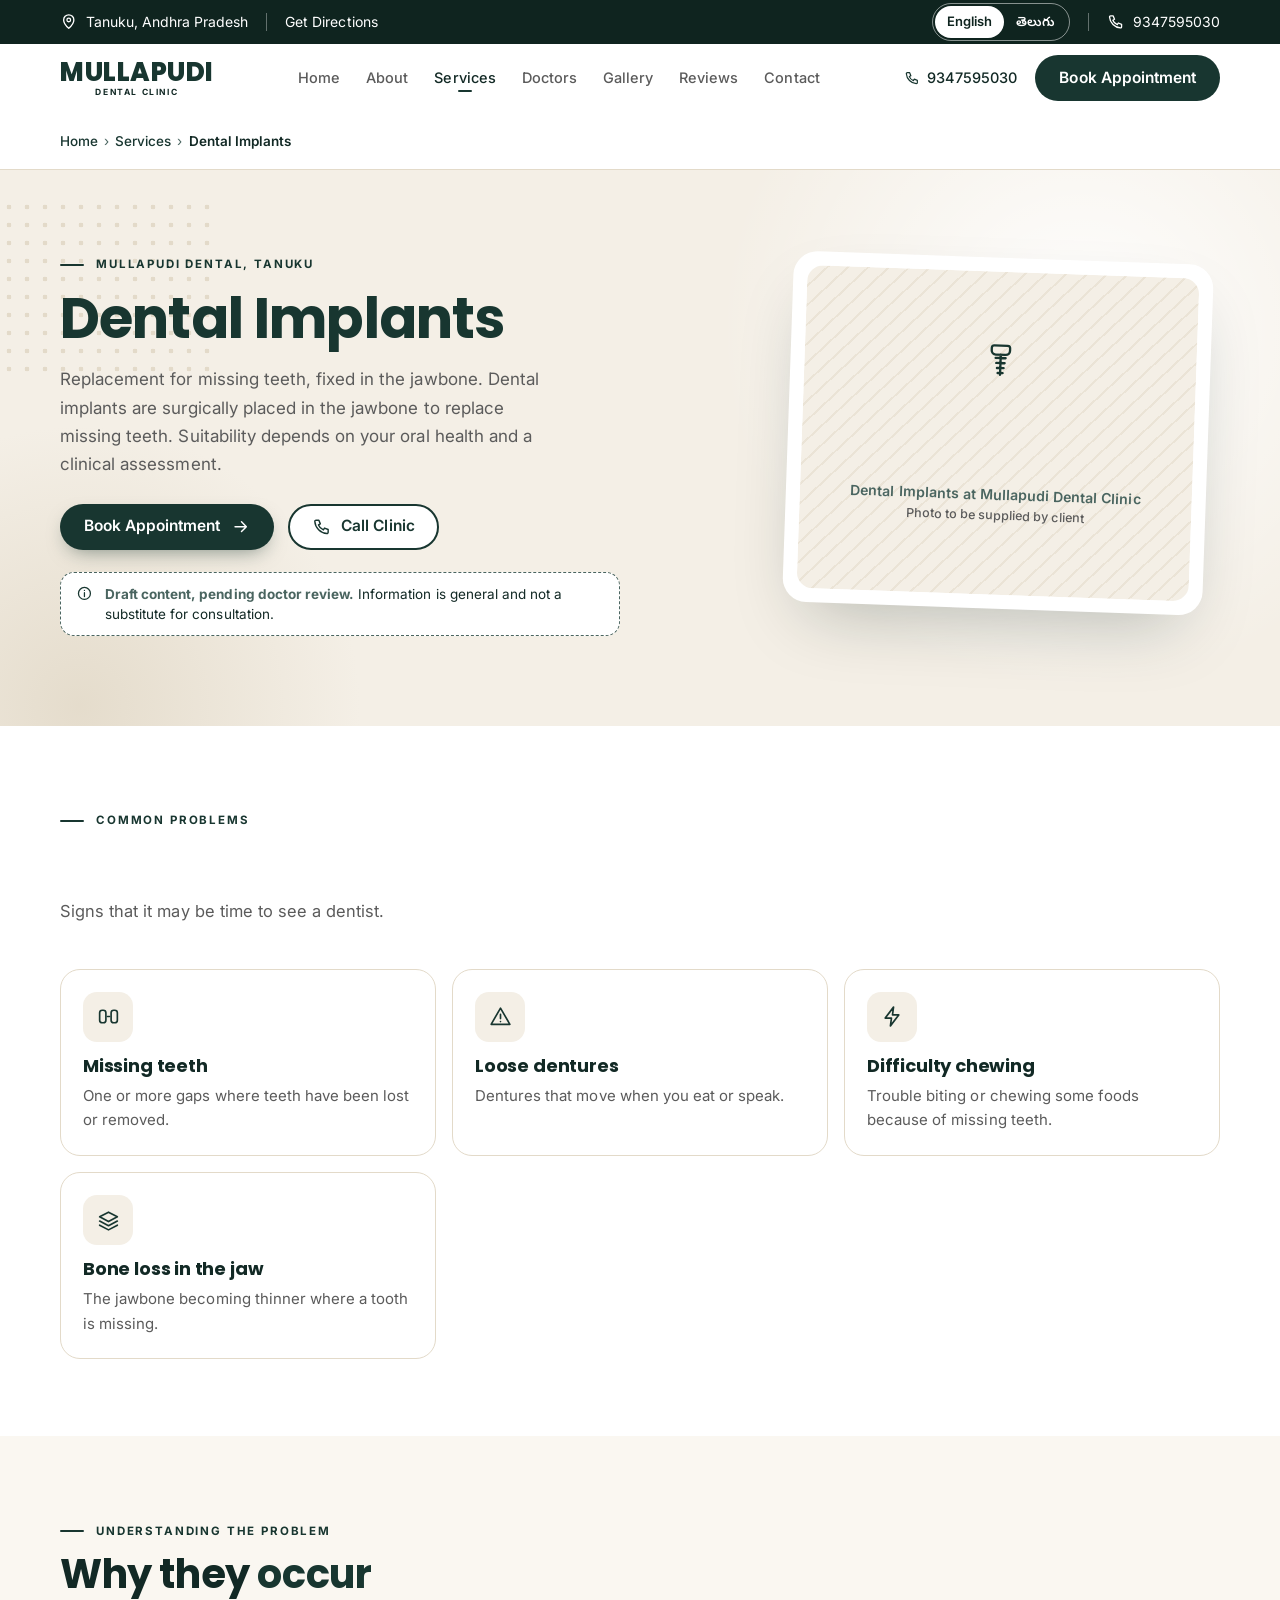
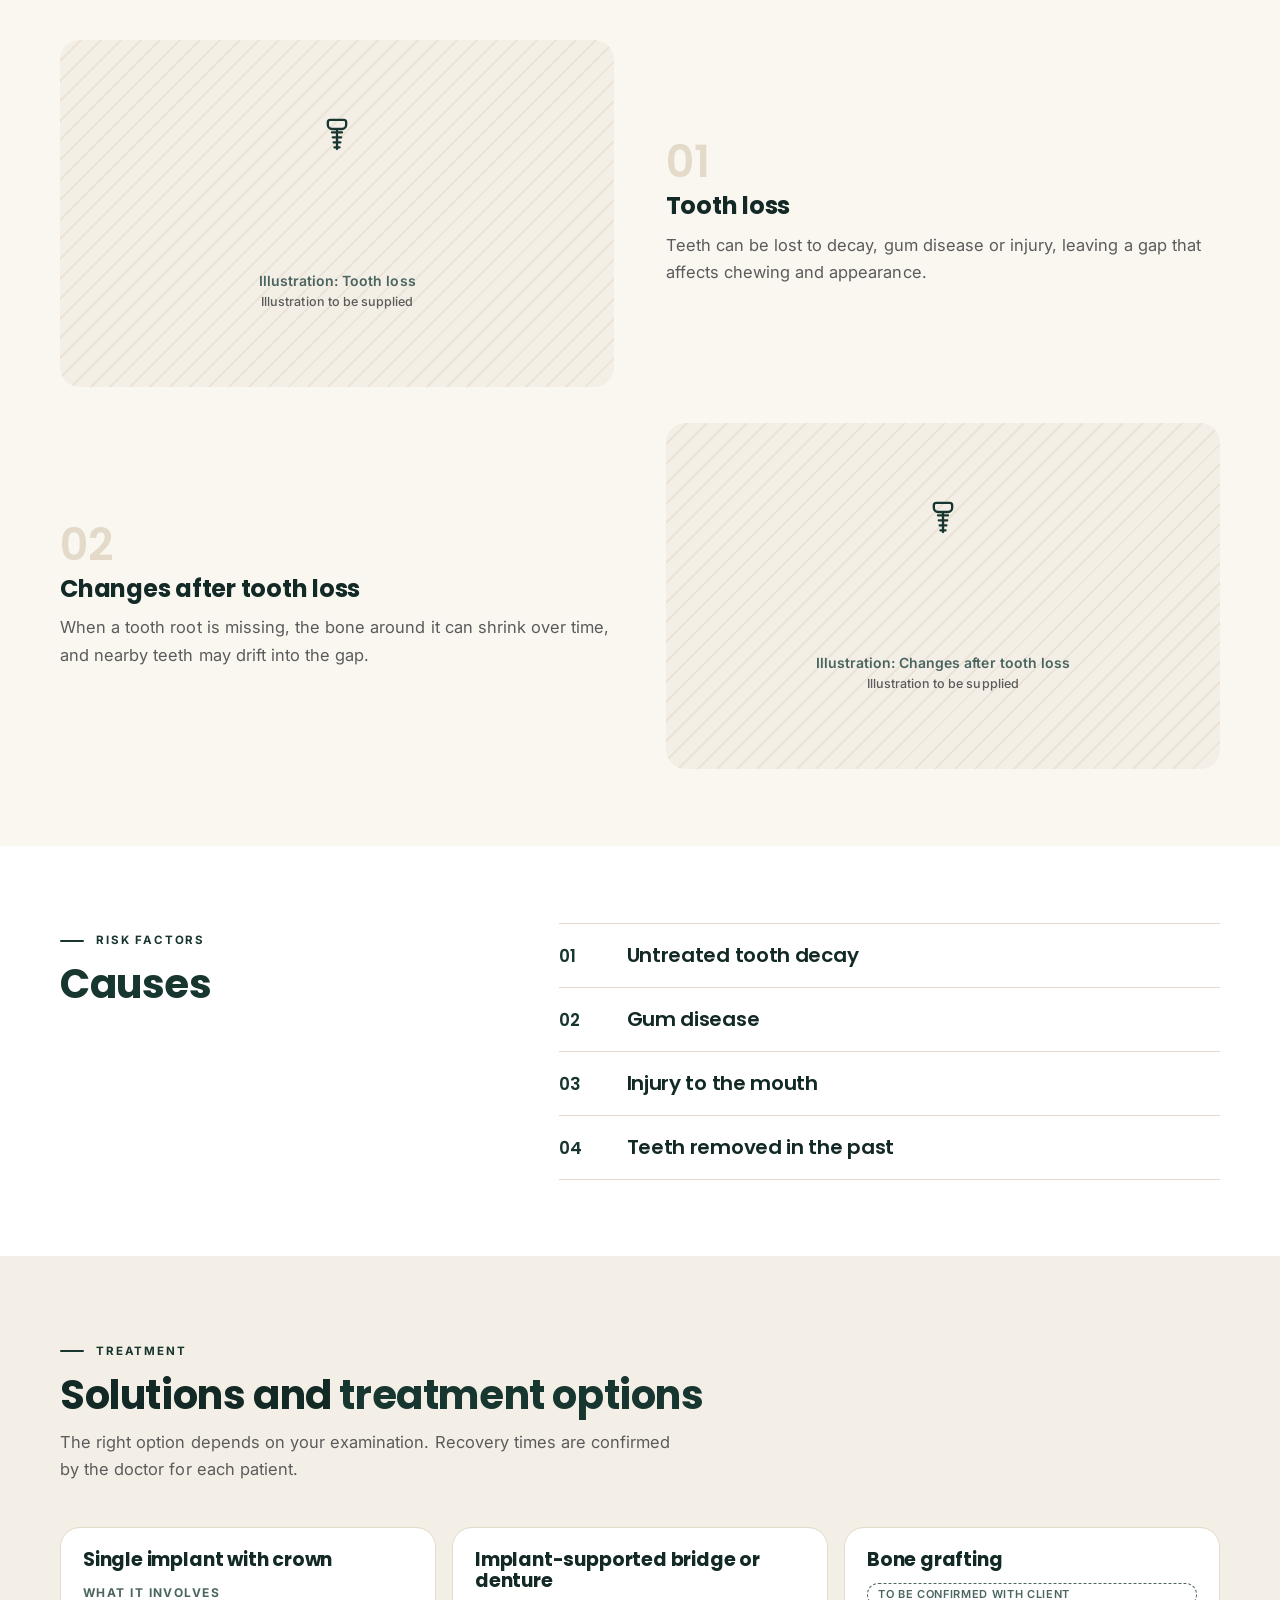
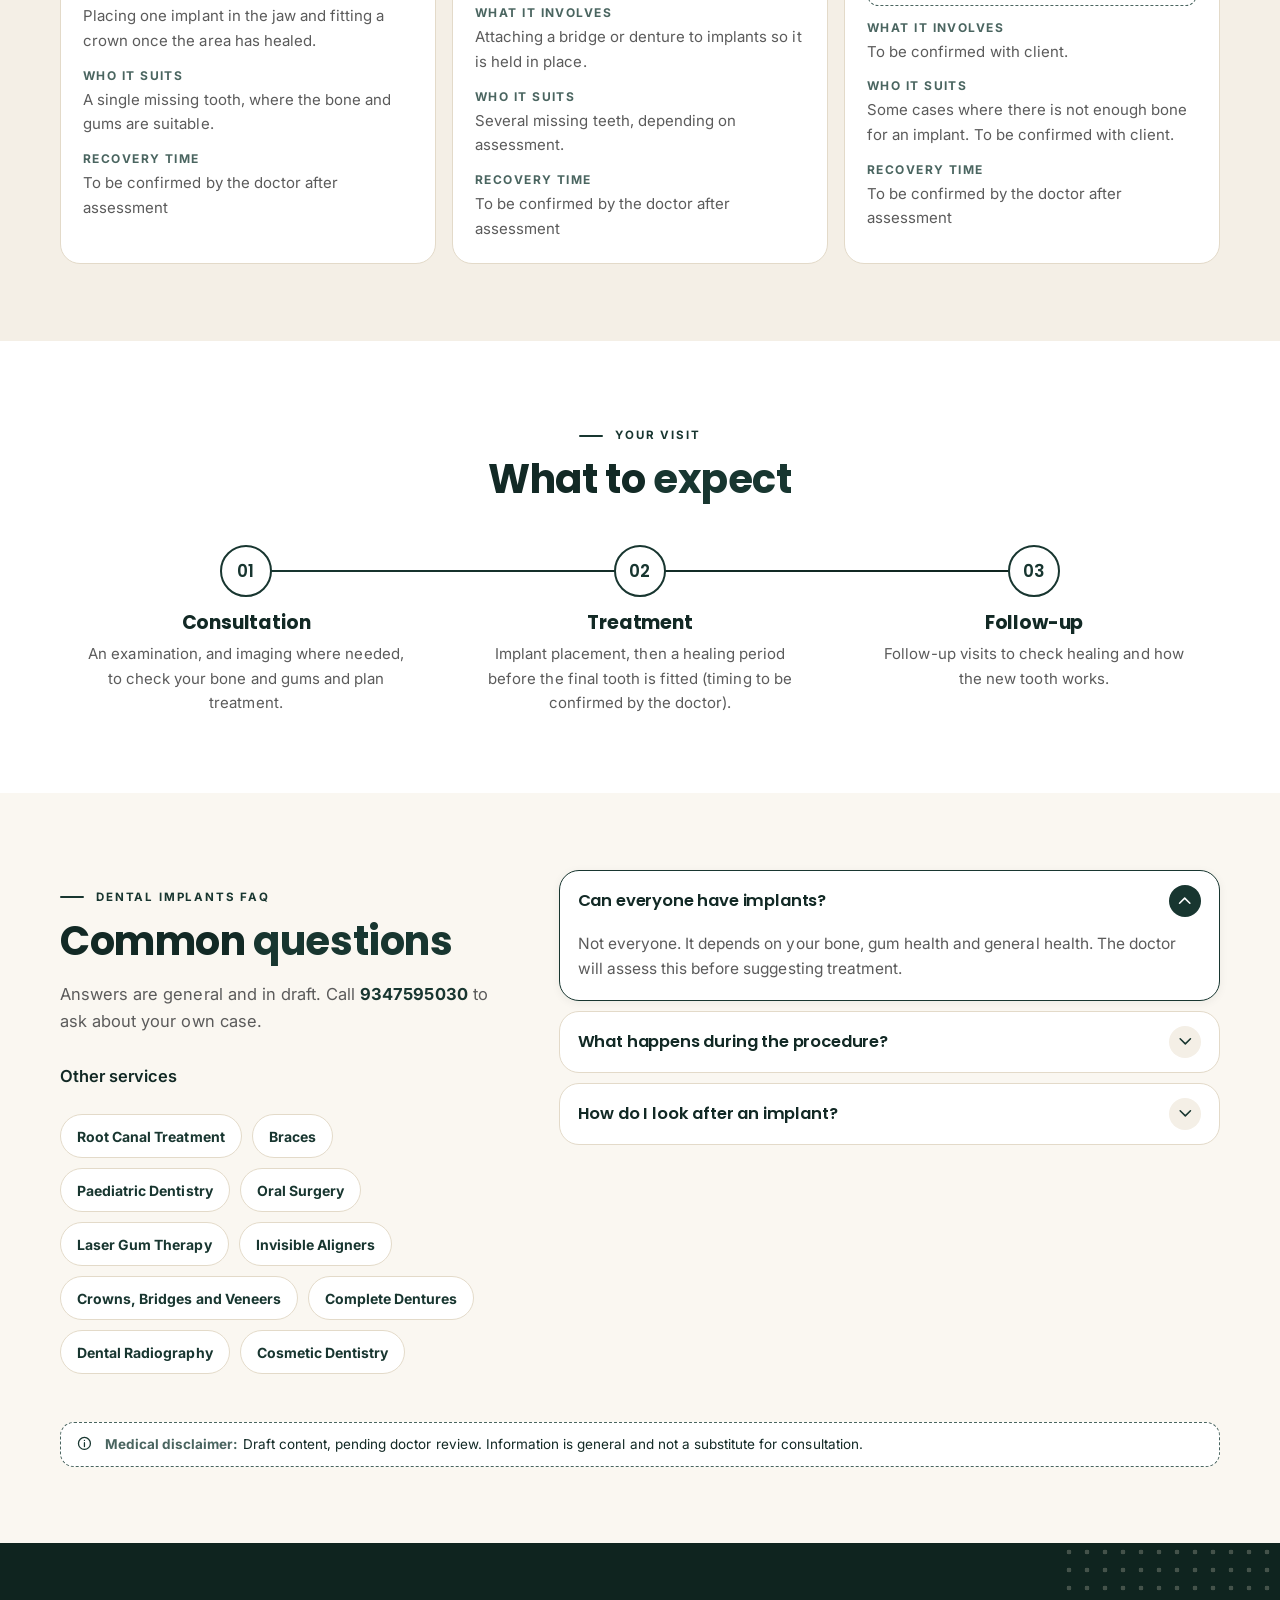
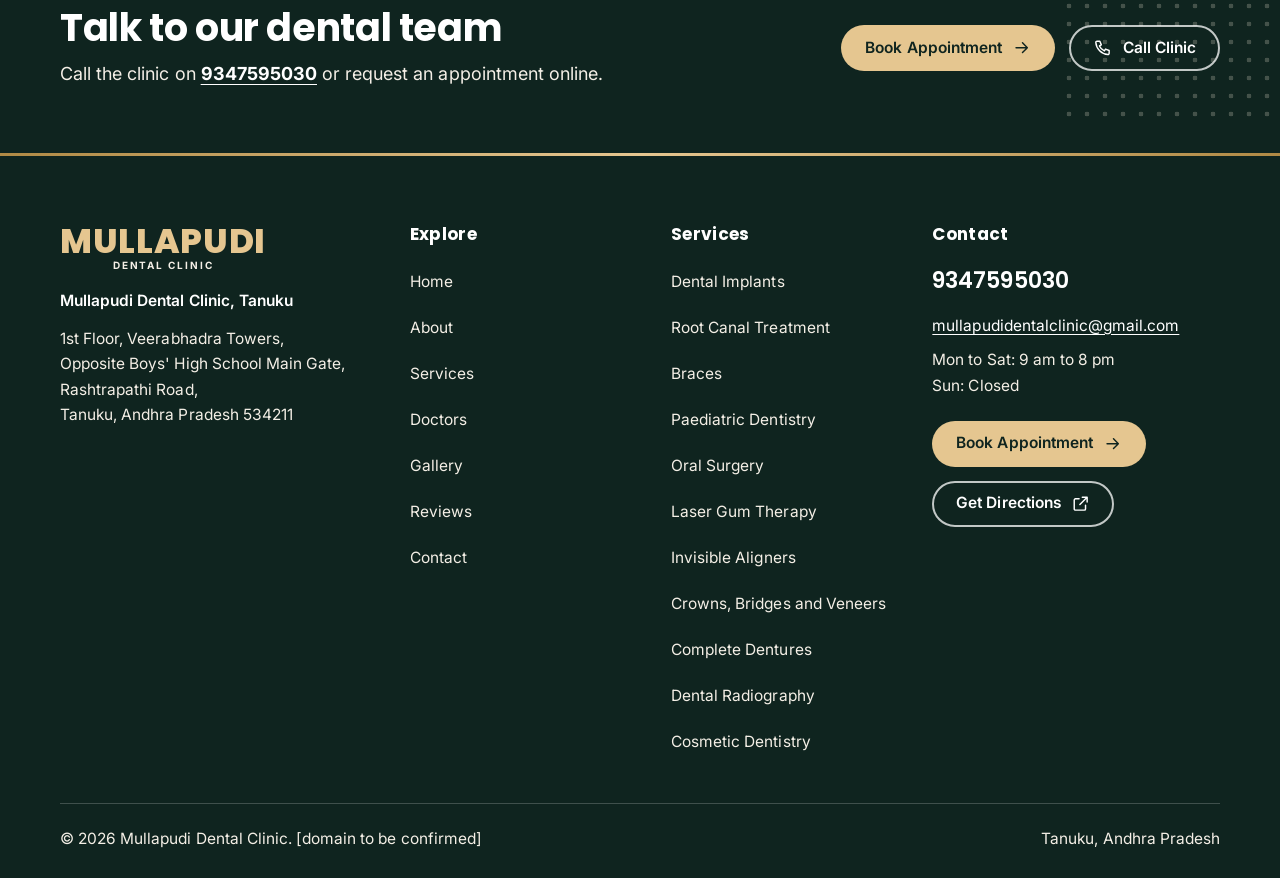
<file: services/dental-implants/index.html>
<!DOCTYPE html>
<html lang="en">
<head>
<meta charset="utf-8">
<meta name="viewport" content="width=device-width, initial-scale=1">
<title>Dental Implants | Mullapudi Dental Clinic, Tanuku</title>
<meta name="description" content="Dental implants are surgically placed in the jawbone to replace missing teeth. Mullapudi Dental Clinic, Tanuku.">
<meta name="theme-color" content="#183630">
<script>document.documentElement.classList.add("js");if(window.CSSViewTransitionRule)document.documentElement.classList.add("vt");setTimeout(function(){if(!window.__mdReady)document.documentElement.classList.remove("js")},3000);</script>
<!-- Browsers that support it load a service page in the background once the pointer rests on its link,
     so opening it is near instant. Other pages are only fetched ahead. -->
<script type="speculationrules">{"prerender":[{"where":{"selector_matches":"a[href*='services/']"},"eagerness":"moderate"}],"prefetch":[{"where":{"selector_matches":"a.logo, .nav a, .crumbs a"},"eagerness":"moderate"}]}</script>
<!-- Type: Poppins 700/800 (headings) + Inter (text), Google Fonts.
     Noto Sans Telugu covers Telugu text; Google only downloads it when Telugu characters appear. -->
<link rel="icon" type="image/svg+xml" href="../../assets/img/favicon.svg">
<link rel="icon" type="image/png" sizes="48x48" href="../../assets/img/favicon-48.png">
<link rel="apple-touch-icon" href="../../assets/img/apple-touch-icon.png">
<link rel="preconnect" href="https://fonts.googleapis.com">
<link rel="preconnect" href="https://fonts.gstatic.com" crossorigin>
<link rel="stylesheet" href="https://fonts.googleapis.com/css2?family=Inter:wght@400;500;600;700&amp;family=Poppins:wght@700;800&amp;display=swap" media="print" onload="this.media='all'">
<link rel="stylesheet" href="https://fonts.googleapis.com/css2?family=Noto+Sans+Telugu:wght@500;700&amp;display=swap" media="print" onload="this.media='all'">
<noscript><link rel="stylesheet" href="https://fonts.googleapis.com/css2?family=Inter:wght@400;500;600;700&amp;family=Poppins:wght@700;800&amp;display=swap"><link rel="stylesheet" href="https://fonts.googleapis.com/css2?family=Noto+Sans+Telugu:wght@500;700&amp;display=swap"></noscript>
<link rel="stylesheet" href="../../assets/css/site.css">
</head>
<body id="top">
<svg xmlns="http://www.w3.org/2000/svg" style="display:none" aria-hidden="true"><symbol id="i-arrow" viewBox="0 0 24 24"><path d="M5 12h14M13 6l6 6-6 6"/></symbol><symbol id="i-arrow-left" viewBox="0 0 24 24"><path d="M19 12H5M11 6l-6 6 6 6"/></symbol><symbol id="i-check" viewBox="0 0 24 24"><path d="M5 12.5l4.5 4.5L19 7.5"/></symbol><symbol id="i-phone" viewBox="0 0 24 24"><path d="M5 4h3.5l1.8 4.5-2.3 1.4a11 11 0 0 0 6.1 6.1l1.4-2.3L20 15.5V19a1.5 1.5 0 0 1-1.6 1.5C10.6 20 4 13.4 3.5 5.6A1.5 1.5 0 0 1 5 4z"/></symbol><symbol id="i-pin" viewBox="0 0 24 24"><path d="M12 21s-7-6.2-7-11.5a7 7 0 0 1 14 0C19 14.8 12 21 12 21z"/><circle cx="12" cy="9.5" r="2.5"/></symbol><symbol id="i-clock" viewBox="0 0 24 24"><circle cx="12" cy="12" r="8.5"/><path d="M12 7.5V12l3 2"/></symbol><symbol id="i-calendar" viewBox="0 0 24 24"><rect x="3.5" y="5" width="17" height="15.5" rx="2.5"/><path d="M3.5 10h17M8 3v4M16 3v4"/></symbol><symbol id="i-external" viewBox="0 0 24 24"><path d="M14 4h6v6M20 4l-9 9M18 14v4.5a1.5 1.5 0 0 1-1.5 1.5h-11A1.5 1.5 0 0 1 4 18.5v-11A1.5 1.5 0 0 1 5.5 6H10"/></symbol><symbol id="i-close" viewBox="0 0 24 24"><path d="M6 6l12 12M18 6L6 18"/></symbol><symbol id="i-chevron" viewBox="0 0 24 24"><path d="M6 9l6 6 6-6"/></symbol><symbol id="i-expand" viewBox="0 0 24 24"><path d="M4 9V4h5M20 9V4h-5M4 15v5h5M20 15v5h-5"/></symbol><symbol id="i-image" viewBox="0 0 24 24"><rect x="3.5" y="4.5" width="17" height="15" rx="2.5"/><circle cx="9" cy="10" r="1.8"/><path d="M20.5 16l-5-5-8.5 8.5"/></symbol><symbol id="i-user" viewBox="0 0 24 24"><circle cx="12" cy="8.5" r="4"/><path d="M4.5 20.5a7.5 7.5 0 0 1 15 0"/></symbol><symbol id="i-map" viewBox="0 0 24 24"><path d="M9 4.5l-5.5 2v13l5.5-2 6 2 5.5-2v-13l-5.5 2-6-2zM9 4.5v13M15 6.5v13"/></symbol><symbol id="i-info" viewBox="0 0 24 24"><circle cx="12" cy="12" r="8.5"/><path d="M12 11v5.5M12 7.6v.1"/></symbol><symbol id="i-star" viewBox="0 0 24 24"><path d="M12 3.3l2.6 5.5 6 .7-4.5 4.1 1.2 6-5.3-3-5.3 3 1.2-6L3.4 9.5l6-.7z"/></symbol><symbol id="i-quote" viewBox="0 0 24 24"><path d="M10 7H6.5A1.5 1.5 0 0 0 5 8.5V12h4v5H5M19 7h-3.5A1.5 1.5 0 0 0 14 8.5V12h4v5h-4"/></symbol><symbol id="i-mail" viewBox="0 0 24 24"><rect x="3.5" y="5.5" width="17" height="13" rx="2.5"/><path d="M4 7l8 6 8-6"/></symbol><symbol id="i-sun" viewBox="0 0 24 24"><circle cx="12" cy="12" r="4"/><path d="M12 2.5v2M12 19.5v2M4.6 4.6l1.4 1.4M18 18l1.4 1.4M2.5 12h2M19.5 12h2M4.6 19.4L6 18M18 6l1.4-1.4"/></symbol><symbol id="i-moon" viewBox="0 0 24 24"><path d="M20 14.5A8 8 0 0 1 9.5 4a8 8 0 1 0 10.5 10.5z"/></symbol><symbol id="i-heart" viewBox="0 0 24 24"><path d="M12 20s-7.5-4.6-7.5-10.2A4.3 4.3 0 0 1 12 7a4.3 4.3 0 0 1 7.5 2.8C19.5 15.4 12 20 12 20z"/></symbol><symbol id="i-tooth" viewBox="0 0 24 24"><path d="M7.5 3.8c1.7 0 2.6.9 4.5.9s2.8-.9 4.5-.9c2.6 0 4 2.2 4 4.9 0 2.4-1 4-1.6 6.3-.6 2.4-.9 5.7-2.6 5.7-1.9 0-1.6-5.2-4.3-5.2s-2.4 5.2-4.3 5.2c-1.7 0-2-3.3-2.6-5.7C4.5 12.7 3.5 11.1 3.5 8.7c0-2.7 1.4-4.9 4-4.9z"/></symbol><symbol id="i-implant" viewBox="0 0 24 24"><path d="M8 3.5h8c.8 0 1.5.7 1.5 1.5v1.5c0 1.4-1.1 2.5-2.5 2.5H9A2.5 2.5 0 0 1 6.5 6.5V5c0-.8.7-1.5 1.5-1.5zM9 11h6M9.5 14h5M10 17h4M10.5 20h3M12 9v12"/></symbol><symbol id="i-sparkle" viewBox="0 0 24 24"><path d="M12 3.5l1.9 5.1 5.1 1.9-5.1 1.9L12 17.5l-1.9-5.1L5 10.5l5.1-1.9zM18.5 15.5l.8 2.2 2.2.8-2.2.8-.8 2.2-.8-2.2-2.2-.8 2.2-.8z"/></symbol><symbol id="i-shield" viewBox="0 0 24 24"><path d="M12 3.5l7.5 3v5.3c0 4.4-3.2 8-7.5 9.2-4.3-1.2-7.5-4.8-7.5-9.2V6.5z"/><path d="M12 9v6M9 12h6"/></symbol><symbol id="i-profile" viewBox="0 0 24 24"><path d="M14 3.5c-4 0-7 3-7 6.8 0 1-.9 1.9-1.6 2.9-.4.5-.1 1.2.5 1.3l1.1.2v2.2c0 1.2 1 2.1 2.2 2.1H11v1.5M14 3.5c3.6 0 6.5 2.9 6.5 6.5 0 2.4-1.2 4.3-3 5.5v5"/></symbol><symbol id="i-bolt" viewBox="0 0 24 24"><path d="M13 3L5 13.5h6L10 21l8-10.5h-6z"/></symbol><symbol id="i-thermo" viewBox="0 0 24 24"><path d="M10 14.5V5a2 2 0 0 1 4 0v9.5a4 4 0 1 1-4 0z"/><path d="M12 9v7"/></symbol><symbol id="i-drop" viewBox="0 0 24 24"><path d="M12 3.5s6 6.4 6 10.6a6 6 0 0 1-12 0C6 9.9 12 3.5 12 3.5z"/></symbol><symbol id="i-alert" viewBox="0 0 24 24"><path d="M12 4l9 15.5H3z"/><path d="M12 10v4M12 16.8v.1"/></symbol><symbol id="i-crack" viewBox="0 0 24 24"><path d="M7.5 3.8c1.7 0 2.6.9 4.5.9s2.8-.9 4.5-.9c2.6 0 4 2.2 4 4.9 0 2.4-1 4-1.6 6.3-.6 2.4-.9 5.7-2.6 5.7-1.9 0-1.6-5.2-4.3-5.2s-2.4 5.2-4.3 5.2c-1.7 0-2-3.3-2.6-5.7C4.5 12.7 3.5 11.1 3.5 8.7c0-2.7 1.4-4.9 4-4.9z"/><path d="M12 4.7l-1.5 3 2.5 1.5-1.5 3"/></symbol><symbol id="i-gap" viewBox="0 0 24 24"><rect x="3.5" y="6" width="6" height="12" rx="2.5"/><rect x="14.5" y="6" width="6" height="12" rx="2.5"/><path d="M11 12h2"/></symbol><symbol id="i-layers" viewBox="0 0 24 24"><path d="M12 4l8.5 4.5L12 13 3.5 8.5z"/><path d="M3.5 12.5L12 17l8.5-4.5M3.5 16.5L12 21l8.5-4.5"/></symbol><symbol id="i-smile" viewBox="0 0 24 24"><circle cx="12" cy="12" r="8.5"/><path d="M8 13.5c1 1.6 2.4 2.5 4 2.5s3-.9 4-2.5M9 9.5v.1M15 9.5v.1"/></symbol><symbol id="i-face" viewBox="0 0 24 24"><path d="M12 3.5c4 0 7 3.2 7 7.5 0 5-3.3 9.5-7 9.5S5 16 5 11c0-4.3 3-7.5 7-7.5z"/><path d="M9.5 10.5v.1M14.5 10.5v.1M10 15.5c1.2.8 2.8.8 4 0"/></symbol><symbol id="i-circle" viewBox="0 0 24 24"><circle cx="12" cy="12" r="5.5"/><circle cx="12" cy="12" r="8.5" stroke-dasharray="2 3"/></symbol><symbol id="i-steth" viewBox="0 0 24 24"><path d="M6 3.5v5a4 4 0 0 0 8 0v-5M10 12.5v2a5 5 0 0 0 10 0V12"/><circle cx="20" cy="10" r="2"/></symbol><symbol id="i-users" viewBox="0 0 24 24"><circle cx="9" cy="8.5" r="3.5"/><path d="M2.5 20a6.5 6.5 0 0 1 13 0M16 5.2a3.5 3.5 0 0 1 0 6.6M18 14.2a6.5 6.5 0 0 1 3.5 5.8"/></symbol></svg>

<a class="skip-link" href="#main">Skip to content</a>
<div class="topbar">
  <div class="container topbar__inner">
    <div class="topbar__group">
      <span class="topbar__loc"><svg class="icon" aria-hidden="true" focusable="false"><use href="#i-pin"/></svg><span data-i18n="location">Tanuku, Andhra Pradesh</span></span>
      <span class="topbar__sep" aria-hidden="true"></span>
      <a class="topbar__dir" href="https://www.google.co.in/maps/place/Mullapudi+Dental+Clinic/@16.8696788,81.5626615,11z/data=!4m10!1m2!2m1!1smullapudi+dental!3m6!1s0x3a37b7a3e77b4e3d:0x4ba1d56a46a7574!8m2!3d16.7554642!4d81.6845425!15sChBtdWxsYXB1ZGkgZGVudGFsWhIiEG11bGxhcHVkaSBkZW50YWySAQ1kZW50YWxfY2xpbmljmgFEQ2k5RFFVbFJRVU52WkVOb2RIbGpSamx2VDJ4ck5GUnNSbFpsYWxvMlRsWktNRTlVYkZaaVJYQk5aVzFvY1U5R1JSQULgAQD6AQUIjgIQSQ!16s%2Fg%2F11tjxkw8sc?entry=ttu" target="_blank" rel="noopener"><span data-i18n="directions">Get Directions</span><span class="sr-only"> (opens Google Maps in a new tab)</span></a>
    </div>
    <div class="topbar__group">
      <div class="lang" role="group" aria-label="Language">
        <button type="button" data-lang="en" aria-pressed="true">English</button>
        <button type="button" data-lang="te" aria-pressed="false" lang="te">తెలుగు</button>
      </div>
      <span class="topbar__sep" aria-hidden="true"></span>
      <a href="tel:+919347595030"><svg class="icon" aria-hidden="true" focusable="false"><use href="#i-phone"/></svg><span><span class="sr-only">Call the clinic on </span>9347595030</span></a>
    </div>
  </div>
</div>
<header class="header">
  <div class="container header__inner">
    <a class="logo" href="../../" aria-label="Mullapudi Dental Clinic, home">
      
  <span class="logo__text logo__text--word">
    <span class="logo__name">MULLAPUDI</span>
    <span class="logo__tag">DENTAL CLINIC</span>
  </span>
    </a>
    <nav class="nav" aria-label="Main"><a href="../../" data-i18n="home">Home</a><a href="../../#about" data-i18n="about">About</a><a href="../../#services" aria-current="page" data-i18n="services">Services</a><a href="../../#doctors" data-i18n="doctors">Doctors</a><a href="../../#gallery" data-i18n="gallery">Gallery</a><a href="../../#reviews" data-i18n="reviews">Reviews</a><a href="../../#contact" data-i18n="contact">Contact</a></nav>
    <div class="header__cta">
      <a class="call-link" href="tel:+919347595030"><svg class="icon" aria-hidden="true" focusable="false"><use href="#i-phone"/></svg><span><span class="sr-only">Call the clinic on </span>9347595030</span></a>
      <a class="btn btn--primary btn--sm header__book" href="../../#booking"><span data-i18n="book">Book Appointment</span></a>
      <button class="burger" type="button" aria-expanded="false" aria-controls="mobile-menu" aria-label="Open menu"><span></span><span></span><span></span></button>
    </div>
  </div>
</header>
<div class="mmenu" id="mobile-menu" inert>
  <nav aria-label="Mobile">
    <ul class="mmenu__list">
      <li style="--i:0"><a class="btn btn--primary" href="../../#booking"><span data-i18n="book">Book Appointment</span><svg class="icon icon--arrow" aria-hidden="true" focusable="false"><use href="#i-arrow"/></svg></a></li>
      <li style="--i:1"><a href="../../"><span data-i18n="home">Home</span><svg class="icon icon--arrow" aria-hidden="true" focusable="false"><use href="#i-arrow"/></svg></a></li><li style="--i:2"><a href="../../#about"><span data-i18n="about">About</span><svg class="icon icon--arrow" aria-hidden="true" focusable="false"><use href="#i-arrow"/></svg></a></li><li style="--i:3"><a href="../../#services"><span data-i18n="services">Services</span><svg class="icon icon--arrow" aria-hidden="true" focusable="false"><use href="#i-arrow"/></svg></a></li><li style="--i:4"><a href="../../#doctors"><span data-i18n="doctors">Doctors</span><svg class="icon icon--arrow" aria-hidden="true" focusable="false"><use href="#i-arrow"/></svg></a></li><li style="--i:5"><a href="../../#gallery"><span data-i18n="gallery">Gallery</span><svg class="icon icon--arrow" aria-hidden="true" focusable="false"><use href="#i-arrow"/></svg></a></li><li style="--i:6"><a href="../../#reviews"><span data-i18n="reviews">Reviews</span><svg class="icon icon--arrow" aria-hidden="true" focusable="false"><use href="#i-arrow"/></svg></a></li><li style="--i:7"><a href="../../#contact"><span data-i18n="contact">Contact</span><svg class="icon icon--arrow" aria-hidden="true" focusable="false"><use href="#i-arrow"/></svg></a></li>
    </ul>
  </nav>
  <div class="mmenu__foot">
    <a href="tel:+919347595030">Call 9347595030</a>
    <a href="https://www.google.co.in/maps/place/Mullapudi+Dental+Clinic/@16.8696788,81.5626615,11z/data=!4m10!1m2!2m1!1smullapudi+dental!3m6!1s0x3a37b7a3e77b4e3d:0x4ba1d56a46a7574!8m2!3d16.7554642!4d81.6845425!15sChBtdWxsYXB1ZGkgZGVudGFsWhIiEG11bGxhcHVkaSBkZW50YWySAQ1kZW50YWxfY2xpbmljmgFEQ2k5RFFVbFJRVU52WkVOb2RIbGpSamx2VDJ4ck5GUnNSbFpsYWxvMlRsWktNRTlVYkZaaVJYQk5aVzFvY1U5R1JSQULgAQD6AQUIjgIQSQ!16s%2Fg%2F11tjxkw8sc?entry=ttu" target="_blank" rel="noopener">Get Directions<span class="sr-only"> (opens in a new tab)</span></a>
    <span>Mon to Sat 9 am to 8 pm · Sunday closed</span>
  </div>
</div>
<main id="main">

<nav class="crumbs" aria-label="Breadcrumb">
  <div class="container">
    <ol>
      <li><a href="../../">Home</a></li>
      <li><a href="../../#services">Services</a></li>
      <li><span aria-current="page">Dental Implants</span></li>
    </ol>
  </div>
</nav>

<section class="hero shero" aria-labelledby="hero-title" data-float-scope>
  <div class="hero__bg" aria-hidden="true"></div>
  <div class="dots" aria-hidden="true"></div>
  <div class="container hero__grid">
    <div class="hero__copy">
      <p class="eyebrow" data-hero style="--d:0ms">Mullapudi Dental, Tanuku</p>
      <h1 class="hero__title" id="hero-title" style="margin-top:4px"><span class="line line--2"><span style="--d:40ms">Dental Implants</span></span></h1>
      <p class="hero__sub" data-hero style="--d:110ms">Replacement for missing teeth, fixed in the jawbone. Dental implants are surgically placed in the jawbone to replace missing teeth. Suitability depends on your oral health and a clinical assessment.</p>
      <div class="btn-row hero__actions" data-hero style="--d:170ms">
        <a class="btn btn--primary" href="../../?service=dental-implants#booking">Book Appointment<svg class="icon icon--arrow" aria-hidden="true" focusable="false"><use href="#i-arrow"/></svg></a>
        <a class="btn btn--outline" href="tel:+919347595030"><svg class="icon" aria-hidden="true" focusable="false"><use href="#i-phone"/></svg>Call Clinic</a>
      </div>
      <p class="disclaimer" data-hero style="--d:230ms"><svg class="icon" aria-hidden="true" focusable="false"><use href="#i-info"/></svg><span><strong>Draft content, pending doctor review.</strong> Information is general and not a substitute for consultation.</span></p>
    </div>
    <div class="hero__visual">
      <div class="frame-parallax" data-parallax="22">
        <div class="frame" data-hero="frame" style="--d:90ms">
          <div class="ph ph--shero" role="img" aria-label="Dental Implants at Mullapudi Dental Clinic (placeholder, photo to be supplied by client)"><svg class="icon" aria-hidden="true" focusable="false"><use href="#i-implant"/></svg><span>Dental Implants at Mullapudi Dental Clinic<small>Photo to be supplied by client</small></span></div>
        </div>
      </div>
    </div>
  </div>
</section>

<section class="section" aria-labelledby="problems-title">
  <div class="container">
    
  <div class="section-head ">
    <div>
      <p class="eyebrow" data-reveal>Common problems</p>
      <h2 class="section-title" id="problems-title" data-reveal>Common <span class="hl">problems</span></h2>
      <p class="section-intro" data-reveal>Signs that it may be time to see a dentist.</p>
    </div>
  </div>
    <div class="problems" data-stagger="80">
      <article class="pcard" data-reveal><div class="icon-box"><svg class="icon" aria-hidden="true" focusable="false"><use href="#i-gap"/></svg></div><h3>Missing teeth</h3><p>One or more gaps where teeth have been lost or removed.</p></article><article class="pcard" data-reveal><div class="icon-box"><svg class="icon" aria-hidden="true" focusable="false"><use href="#i-alert"/></svg></div><h3>Loose dentures</h3><p>Dentures that move when you eat or speak.</p></article><article class="pcard" data-reveal><div class="icon-box"><svg class="icon" aria-hidden="true" focusable="false"><use href="#i-bolt"/></svg></div><h3>Difficulty chewing</h3><p>Trouble biting or chewing some foods because of missing teeth.</p></article><article class="pcard" data-reveal><div class="icon-box"><svg class="icon" aria-hidden="true" focusable="false"><use href="#i-layers"/></svg></div><h3>Bone loss in the jaw</h3><p>The jawbone becoming thinner where a tooth is missing.</p></article>
    </div>
  </div>
</section>

<section class="section section--off" aria-labelledby="why-title">
  <div class="container">
    
  <div class="section-head ">
    <div>
      <p class="eyebrow" data-reveal>Understanding the problem</p>
      <h2 class="section-title" id="why-title" data-reveal>Why they <span class="hl">occur</span></h2>
      
    </div>
  </div>
    <div class="alt">
      
      <div class="alt__row">
        <div class="alt__media" data-reveal="scale"><div class="ph " aria-hidden="true"><svg class="icon" aria-hidden="true" focusable="false"><use href="#i-implant"/></svg><span>Illustration: Tooth loss<small>Illustration to be supplied</small></span></div></div>
        <div>
          <span class="alt__label" aria-hidden="true">01</span>
          <h3 data-reveal>Tooth loss</h3>
          <p data-reveal>Teeth can be lost to decay, gum disease or injury, leaving a gap that affects chewing and appearance.</p>
        </div>
      </div>
      <div class="alt__row">
        <div class="alt__media" data-reveal="scale"><div class="ph " aria-hidden="true"><svg class="icon" aria-hidden="true" focusable="false"><use href="#i-implant"/></svg><span>Illustration: Changes after tooth loss<small>Illustration to be supplied</small></span></div></div>
        <div>
          <span class="alt__label" aria-hidden="true">02</span>
          <h3 data-reveal>Changes after tooth loss</h3>
          <p data-reveal>When a tooth root is missing, the bone around it can shrink over time, and nearby teeth may drift into the gap.</p>
        </div>
      </div>
    </div>
  </div>
</section>

<section class="section" aria-labelledby="causes-title">
  <div class="container causes-wrap">
    <div>
      <p class="eyebrow" data-reveal>Risk factors</p>
      <h2 class="section-title" id="causes-title" data-reveal><span class="hl">Causes</span></h2>
      <p class="section-intro" data-reveal>Common reasons these problems develop. Your doctor will look at what applies to you.</p>
    </div>
    <ol class="causes" data-stagger="80"><li data-reveal><span>Untreated tooth decay</span></li><li data-reveal><span>Gum disease</span></li><li data-reveal><span>Injury to the mouth</span></li><li data-reveal><span>Teeth removed in the past</span></li></ol>
  </div>
</section>

<section class="section section--blush" aria-labelledby="solutions-title">
  <div class="container">
    
  <div class="section-head ">
    <div>
      <p class="eyebrow" data-reveal>Treatment</p>
      <h2 class="section-title" id="solutions-title" data-reveal>Solutions and <span class="hl">treatment options</span></h2>
      <p class="section-intro" data-reveal>The right option depends on your examination. Recovery times are confirmed by the doctor for each patient.</p>
    </div>
  </div>
    <div class="solutions" data-stagger="80">
      
      <article class="solcard" data-reveal>
        <h3>Single implant with crown</h3>
        
        <dl>
          <div><dt>What it involves</dt><dd>Placing one implant in the jaw and fitting a crown once the area has healed.</dd></div>
          <div><dt>Who it suits</dt><dd>A single missing tooth, where the bone and gums are suitable.</dd></div>
          <div><dt>Recovery time</dt><dd>To be confirmed by the doctor after assessment</dd></div>
        </dl>
      </article>
      <article class="solcard" data-reveal>
        <h3>Implant-supported bridge or denture</h3>
        
        <dl>
          <div><dt>What it involves</dt><dd>Attaching a bridge or denture to implants so it is held in place.</dd></div>
          <div><dt>Who it suits</dt><dd>Several missing teeth, depending on assessment.</dd></div>
          <div><dt>Recovery time</dt><dd>To be confirmed by the doctor after assessment</dd></div>
        </dl>
      </article>
      <article class="solcard" data-reveal>
        <h3>Bone grafting</h3>
        <span class="tbc">To be confirmed with client</span>
        <dl>
          <div><dt>What it involves</dt><dd>To be confirmed with client.</dd></div>
          <div><dt>Who it suits</dt><dd>Some cases where there is not enough bone for an implant. To be confirmed with client.</dd></div>
          <div><dt>Recovery time</dt><dd>To be confirmed by the doctor after assessment</dd></div>
        </dl>
      </article>
    </div>
  </div>
</section>

<section class="section" aria-labelledby="expect-title">
  <div class="container">
    
  <div class="section-head section-head--center">
    <div>
      <p class="eyebrow" data-reveal>Your visit</p>
      <h2 class="section-title" id="expect-title" data-reveal>What to <span class="hl">expect</span></h2>
      
    </div>
  </div>
    <ol class="expect">
      <li class="expect__step" data-reveal style="--d:0ms"><span class="expect__n">01</span><h3>Consultation</h3><p>An examination, and imaging where needed, to check your bone and gums and plan treatment.</p></li><li class="expect__step" data-reveal style="--d:150ms"><span class="expect__n">02</span><h3>Treatment</h3><p>Implant placement, then a healing period before the final tooth is fitted (timing to be confirmed by the doctor).</p></li><li class="expect__step" data-reveal style="--d:300ms"><span class="expect__n">03</span><h3>Follow-up</h3><p>Follow-up visits to check healing and how the new tooth works.</p></li>
    </ol>
    
  </div>
</section>

<section class="section section--off" aria-labelledby="sfaq-title">
  <div class="container faq">
    <div class="faq__aside">
      <p class="eyebrow" data-reveal>Dental Implants FAQ</p>
      <h2 class="section-title" id="sfaq-title" data-reveal>Common <span class="hl">questions</span></h2>
      <p data-reveal>Answers are general and in draft. Call <a href="tel:+919347595030">9347595030</a> to ask about your own case.</p>
      <p data-reveal style="margin-top:28px;font-weight:600;color:var(--maroon-900)">Other services</p>
      <ul class="other-services" data-reveal><li><a class="chip" href="../../services/root-canal-treatment/">Root Canal Treatment</a></li><li><a class="chip" href="../../services/braces/">Braces</a></li><li><a class="chip" href="../../services/paediatric-dentistry/">Paediatric Dentistry</a></li><li><a class="chip" href="../../services/oral-surgery/">Oral Surgery</a></li><li><a class="chip" href="../../services/laser-gum-therapy/">Laser Gum Therapy</a></li><li><a class="chip" href="../../services/invisible-aligners/">Invisible Aligners</a></li><li><a class="chip" href="../../services/crowns-bridges-veneers/">Crowns, Bridges and Veneers</a></li><li><a class="chip" href="../../services/complete-dentures/">Complete Dentures</a></li><li><a class="chip" href="../../services/dental-radiography/">Dental Radiography</a></li><li><a class="chip" href="../../services/cosmetic-dentistry/">Cosmetic Dentistry</a></li></ul>
    </div>
    <div class="acc" data-stagger="80">
    <div class="acc__item is-open" data-reveal>
      <h3 class="acc__q"><button class="acc__btn" type="button" id="sfaq-b0" aria-expanded="true" aria-controls="sfaq-p0">Can everyone have implants?<span class="acc__chev"><svg class="icon" aria-hidden="true" focusable="false"><use href="#i-chevron"/></svg></span></button></h3>
      <div class="acc__panel" id="sfaq-p0" role="region" aria-labelledby="sfaq-b0"><div><p>Not everyone. It depends on your bone, gum health and general health. The doctor will assess this before suggesting treatment.</p></div></div>
    </div>
    <div class="acc__item" data-reveal>
      <h3 class="acc__q"><button class="acc__btn" type="button" id="sfaq-b1" aria-expanded="false" aria-controls="sfaq-p1">What happens during the procedure?<span class="acc__chev"><svg class="icon" aria-hidden="true" focusable="false"><use href="#i-chevron"/></svg></span></button></h3>
      <div class="acc__panel" id="sfaq-p1" role="region" aria-labelledby="sfaq-b1" inert><div><p>The doctor will explain the steps, the anaesthetic used and the aftercare for your case before treatment begins.</p></div></div>
    </div>
    <div class="acc__item" data-reveal>
      <h3 class="acc__q"><button class="acc__btn" type="button" id="sfaq-b2" aria-expanded="false" aria-controls="sfaq-p2">How do I look after an implant?<span class="acc__chev"><svg class="icon" aria-hidden="true" focusable="false"><use href="#i-chevron"/></svg></span></button></h3>
      <div class="acc__panel" id="sfaq-p2" role="region" aria-labelledby="sfaq-b2" inert><div><p>Regular brushing, cleaning between teeth and check-ups are important. The doctor will give you aftercare advice.</p></div></div>
    </div>
  </div>
  </div>
  <div class="container" style="margin-top:48px">
    <p class="disclaimer" data-reveal><svg class="icon" aria-hidden="true" focusable="false"><use href="#i-info"/></svg><span><strong>Medical disclaimer:</strong> Draft content, pending doctor review. Information is general and not a substitute for consultation.</span></p>
  </div>
</section>

<section class="band" aria-labelledby="band-title">
  <div class="dots" aria-hidden="true"></div>
  <div class="container band__inner">
    <div>
      <h2 id="band-title" data-reveal>Talk to our dental team</h2>
      <p data-reveal>Call the clinic on <a href="tel:+919347595030">9347595030</a> or request an appointment online.</p>
    </div>
    <div class="btn-row" data-reveal>
      <a class="btn btn--yellow" href="../../?service=dental-implants#booking">Book Appointment<svg class="icon icon--arrow" aria-hidden="true" focusable="false"><use href="#i-arrow"/></svg></a>
      <a class="btn btn--ghost-light" href="tel:+919347595030"><svg class="icon" aria-hidden="true" focusable="false"><use href="#i-phone"/></svg>Call Clinic</a>
    </div>
  </div>
</section>
</main>

<footer class="footer">
  <div class="container">
    <div class="footer__grid">
      <div>
        <a class="logo" href="../../" aria-label="Mullapudi Dental Clinic, home">
  <span class="logo__text logo__text--word">
    <span class="logo__name">MULLAPUDI</span>
    <span class="logo__tag">DENTAL CLINIC</span>
  </span></a>
        <p class="footer__tag">Mullapudi Dental Clinic, Tanuku</p>
        <address style="margin-top:12px">1st Floor, Veerabhadra Towers,<br>Opposite Boys' High School Main Gate, Rashtrapathi Road,<br>Tanuku, Andhra Pradesh 534211</address>
      </div>
      <div>
        <h2>Explore</h2>
        <ul>
          <li><a href="../../">Home</a></li>
          <li><a href="../../#about">About</a></li>
          <li><a href="../../#services">Services</a></li>
          <li><a href="../../#doctors">Doctors</a></li>
          <li><a href="../../#gallery">Gallery</a></li>
          <li><a href="../../#reviews">Reviews</a></li>
          <li><a href="../../#contact">Contact</a></li>
        </ul>
      </div>
      <div>
        <h2>Services</h2>
        <ul><li><a href="../../services/dental-implants/">Dental Implants</a></li><li><a href="../../services/root-canal-treatment/">Root Canal Treatment</a></li><li><a href="../../services/braces/">Braces</a></li><li><a href="../../services/paediatric-dentistry/">Paediatric Dentistry</a></li><li><a href="../../services/oral-surgery/">Oral Surgery</a></li><li><a href="../../services/laser-gum-therapy/">Laser Gum Therapy</a></li><li><a href="../../services/invisible-aligners/">Invisible Aligners</a></li><li><a href="../../services/crowns-bridges-veneers/">Crowns, Bridges and Veneers</a></li><li><a href="../../services/complete-dentures/">Complete Dentures</a></li><li><a href="../../services/dental-radiography/">Dental Radiography</a></li><li><a href="../../services/cosmetic-dentistry/">Cosmetic Dentistry</a></li></ul>
      </div>
      <div>
        <h2>Contact</h2>
        <a class="tel" href="tel:+919347595030">9347595030</a>
        <p><a class="footer__mail" href="mailto:mullapudidentalclinic@gmail.com">mullapudidentalclinic@gmail.com</a></p>
        <p>Mon to Sat: 9 am to 8 pm<br>Sun: Closed</p>
        <div class="btn-row">
          <a class="btn btn--yellow" href="../../#booking">Book Appointment<svg class="icon icon--arrow" aria-hidden="true" focusable="false"><use href="#i-arrow"/></svg></a>
          <a class="btn btn--ghost-light" href="https://www.google.co.in/maps/place/Mullapudi+Dental+Clinic/@16.8696788,81.5626615,11z/data=!4m10!1m2!2m1!1smullapudi+dental!3m6!1s0x3a37b7a3e77b4e3d:0x4ba1d56a46a7574!8m2!3d16.7554642!4d81.6845425!15sChBtdWxsYXB1ZGkgZGVudGFsWhIiEG11bGxhcHVkaSBkZW50YWySAQ1kZW50YWxfY2xpbmljmgFEQ2k5RFFVbFJRVU52WkVOb2RIbGpSamx2VDJ4ck5GUnNSbFpsYWxvMlRsWktNRTlVYkZaaVJYQk5aVzFvY1U5R1JSQULgAQD6AQUIjgIQSQ!16s%2Fg%2F11tjxkw8sc?entry=ttu" target="_blank" rel="noopener">Get Directions<svg class="icon" aria-hidden="true" focusable="false"><use href="#i-external"/></svg><span class="sr-only"> (opens in a new tab)</span></a>
        </div>
      </div>
    </div>
    <div class="footer__bottom">
      <p>© 2026 Mullapudi Dental Clinic. [domain to be confirmed]</p>
      <p>Tanuku, Andhra Pradesh</p>
    </div>
  </div>
</footer>
<a class="btn btn--primary fab" href="../../#booking">Book<svg class="icon" aria-hidden="true" focusable="false"><use href="#i-calendar"/></svg></a>
<nav class="mbar" aria-label="Quick actions">
  <a href="tel:+919347595030"><svg class="icon" aria-hidden="true" focusable="false"><use href="#i-phone"/></svg>Call</a>
  <a href="https://www.google.co.in/maps/place/Mullapudi+Dental+Clinic/@16.8696788,81.5626615,11z/data=!4m10!1m2!2m1!1smullapudi+dental!3m6!1s0x3a37b7a3e77b4e3d:0x4ba1d56a46a7574!8m2!3d16.7554642!4d81.6845425!15sChBtdWxsYXB1ZGkgZGVudGFsWhIiEG11bGxhcHVkaSBkZW50YWySAQ1kZW50YWxfY2xpbmljmgFEQ2k5RFFVbFJRVU52WkVOb2RIbGpSamx2VDJ4ck5GUnNSbFpsYWxvMlRsWktNRTlVYkZaaVJYQk5aVzFvY1U5R1JSQULgAQD6AQUIjgIQSQ!16s%2Fg%2F11tjxkw8sc?entry=ttu" target="_blank" rel="noopener"><svg class="icon" aria-hidden="true" focusable="false"><use href="#i-pin"/></svg>Directions<span class="sr-only"> (opens in a new tab)</span></a>
</nav>

<script src="../../assets/js/site.js" defer></script>
</body>
</html>
</file>
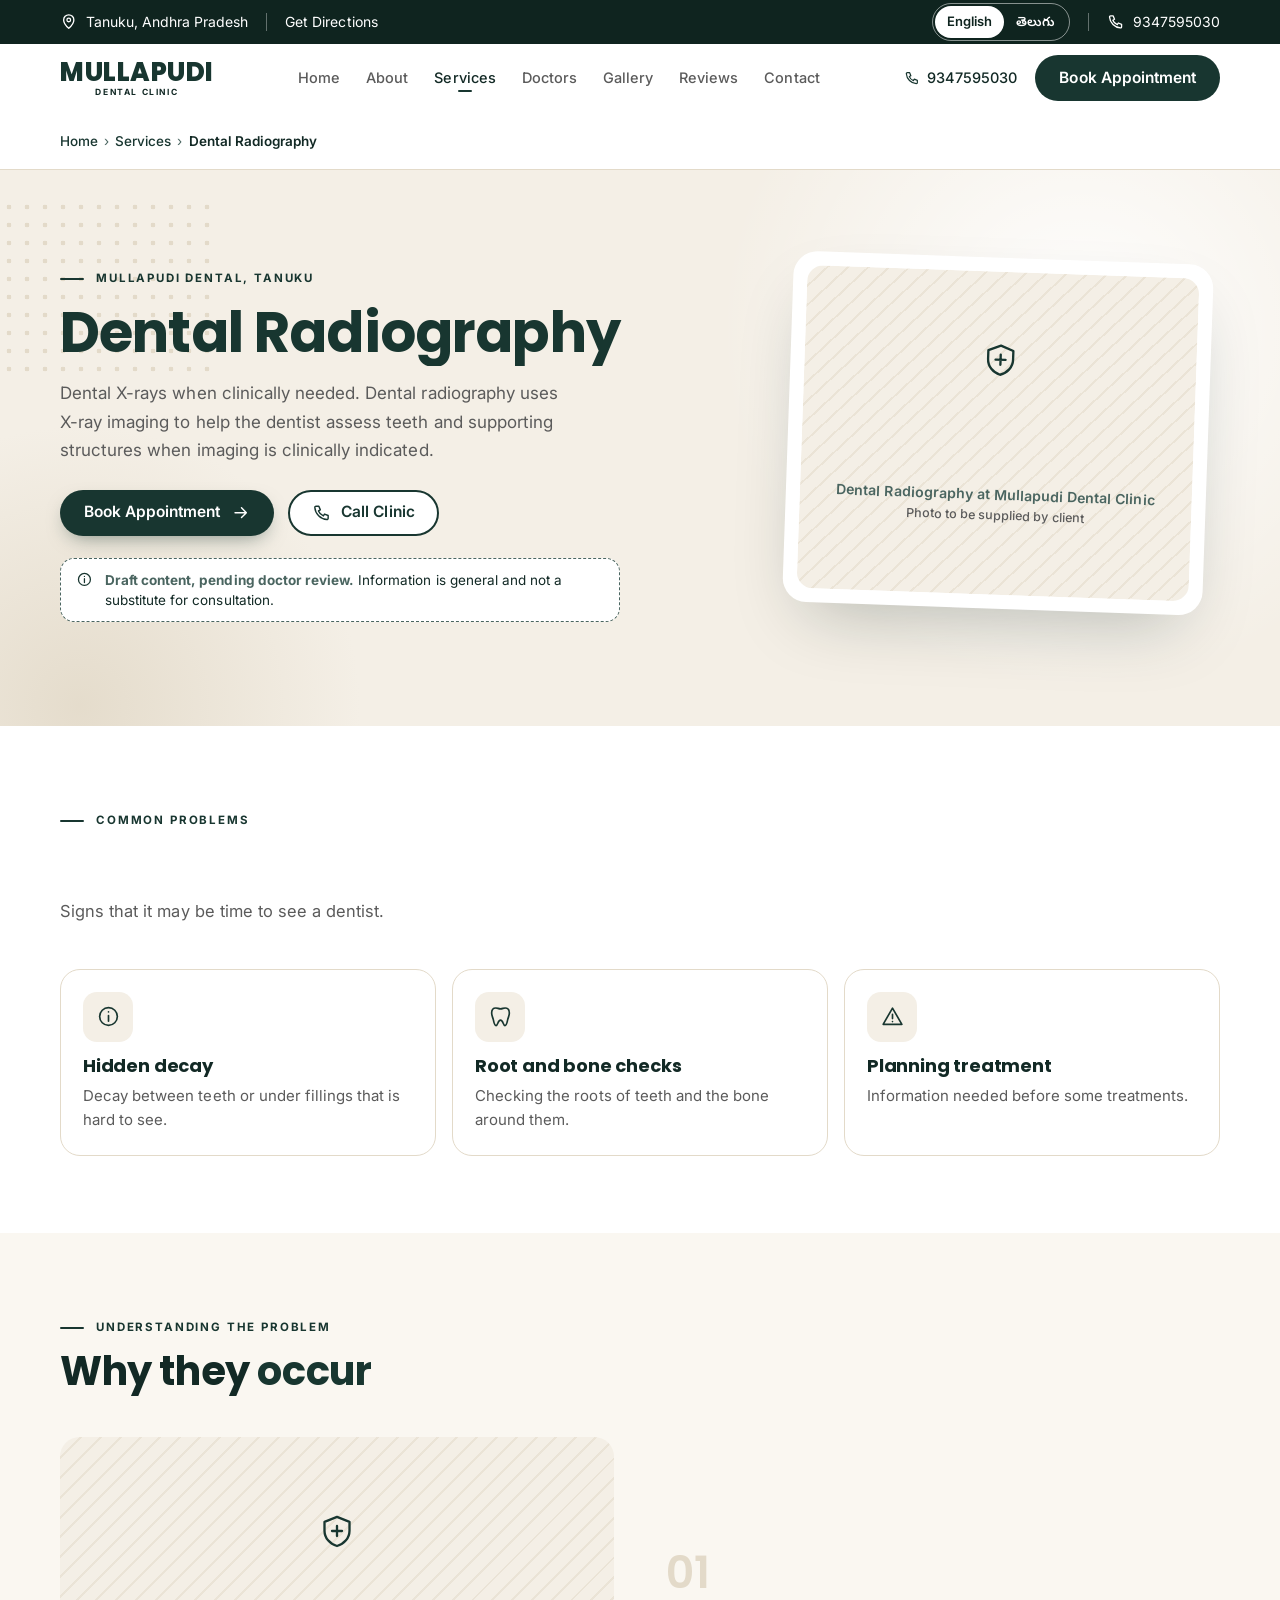
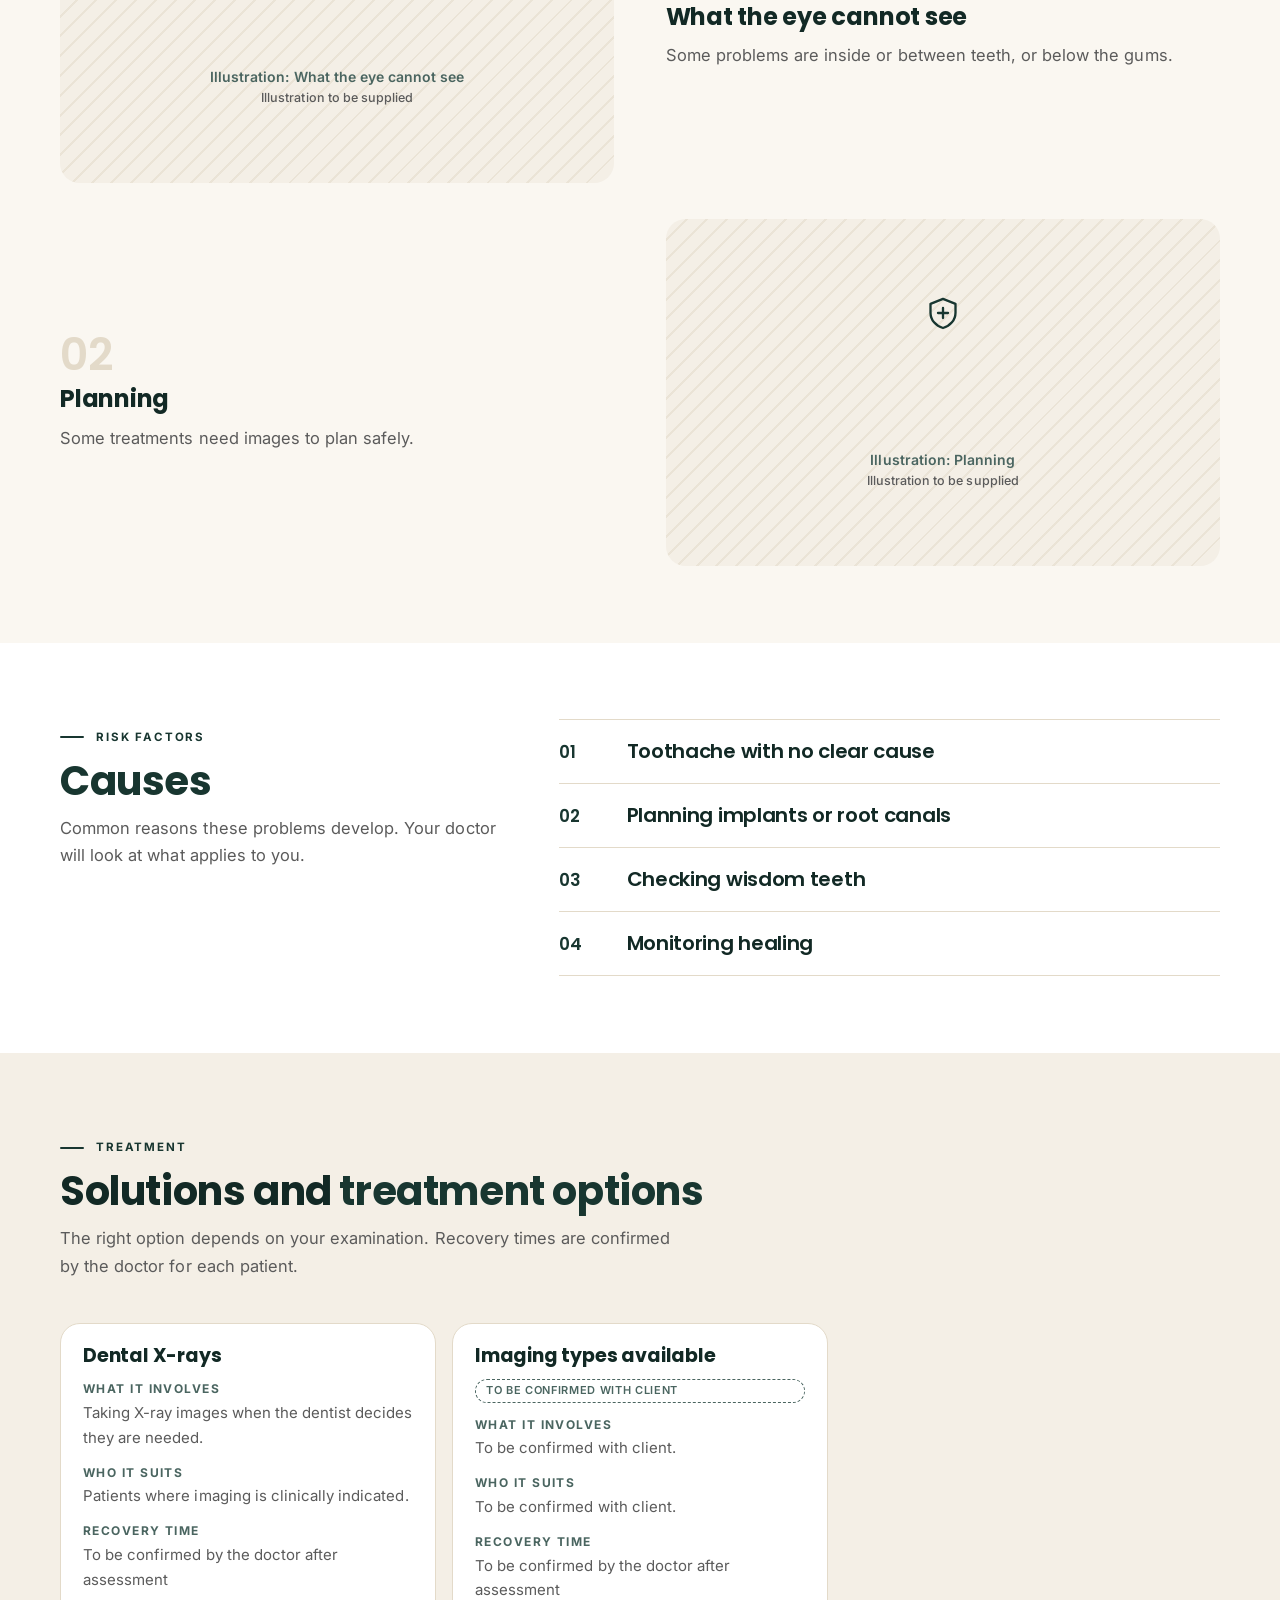
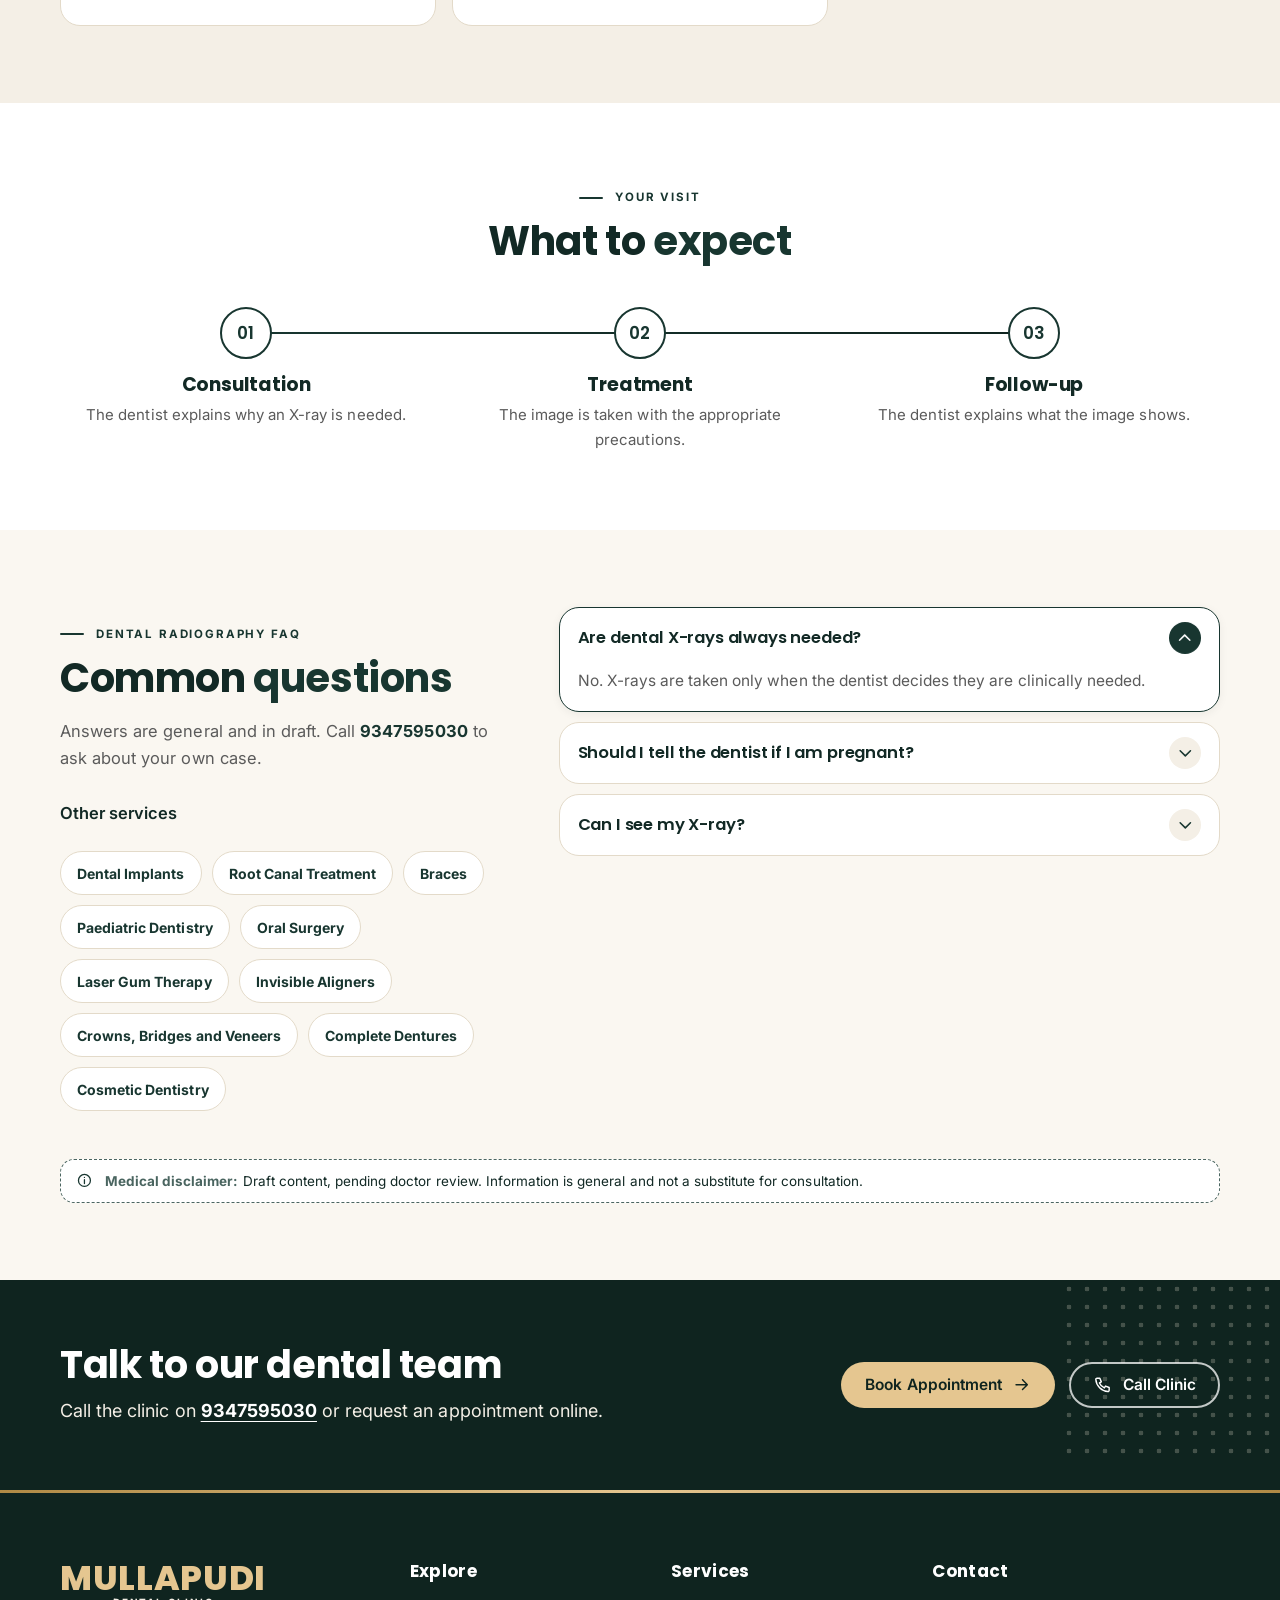
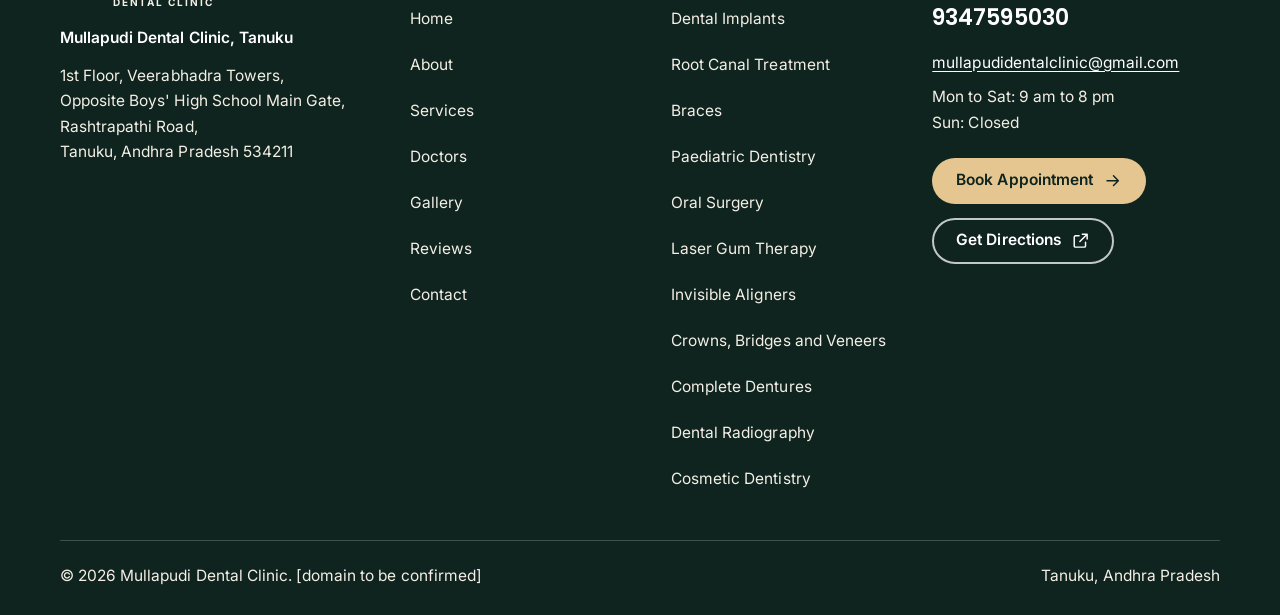
<file: services/dental-radiography/index.html>
<!DOCTYPE html>
<html lang="en">
<head>
<meta charset="utf-8">
<meta name="viewport" content="width=device-width, initial-scale=1">
<title>Dental Radiography | Mullapudi Dental Clinic, Tanuku</title>
<meta name="description" content="Dental radiography uses X-ray imaging to help the dentist assess teeth and supporting structures when imaging is… Mullapudi Dental Clinic, Tanuku.">
<meta name="theme-color" content="#183630">
<script>document.documentElement.classList.add("js");if(window.CSSViewTransitionRule)document.documentElement.classList.add("vt");setTimeout(function(){if(!window.__mdReady)document.documentElement.classList.remove("js")},3000);</script>
<!-- Browsers that support it load a service page in the background once the pointer rests on its link,
     so opening it is near instant. Other pages are only fetched ahead. -->
<script type="speculationrules">{"prerender":[{"where":{"selector_matches":"a[href*='services/']"},"eagerness":"moderate"}],"prefetch":[{"where":{"selector_matches":"a.logo, .nav a, .crumbs a"},"eagerness":"moderate"}]}</script>
<!-- Type: Poppins 700/800 (headings) + Inter (text), Google Fonts.
     Noto Sans Telugu covers Telugu text; Google only downloads it when Telugu characters appear. -->
<link rel="icon" type="image/svg+xml" href="../../assets/img/favicon.svg">
<link rel="icon" type="image/png" sizes="48x48" href="../../assets/img/favicon-48.png">
<link rel="apple-touch-icon" href="../../assets/img/apple-touch-icon.png">
<link rel="preconnect" href="https://fonts.googleapis.com">
<link rel="preconnect" href="https://fonts.gstatic.com" crossorigin>
<link rel="stylesheet" href="https://fonts.googleapis.com/css2?family=Inter:wght@400;500;600;700&amp;family=Poppins:wght@700;800&amp;display=swap" media="print" onload="this.media='all'">
<link rel="stylesheet" href="https://fonts.googleapis.com/css2?family=Noto+Sans+Telugu:wght@500;700&amp;display=swap" media="print" onload="this.media='all'">
<noscript><link rel="stylesheet" href="https://fonts.googleapis.com/css2?family=Inter:wght@400;500;600;700&amp;family=Poppins:wght@700;800&amp;display=swap"><link rel="stylesheet" href="https://fonts.googleapis.com/css2?family=Noto+Sans+Telugu:wght@500;700&amp;display=swap"></noscript>
<link rel="stylesheet" href="../../assets/css/site.css">
</head>
<body id="top">
<svg xmlns="http://www.w3.org/2000/svg" style="display:none" aria-hidden="true"><symbol id="i-arrow" viewBox="0 0 24 24"><path d="M5 12h14M13 6l6 6-6 6"/></symbol><symbol id="i-arrow-left" viewBox="0 0 24 24"><path d="M19 12H5M11 6l-6 6 6 6"/></symbol><symbol id="i-check" viewBox="0 0 24 24"><path d="M5 12.5l4.5 4.5L19 7.5"/></symbol><symbol id="i-phone" viewBox="0 0 24 24"><path d="M5 4h3.5l1.8 4.5-2.3 1.4a11 11 0 0 0 6.1 6.1l1.4-2.3L20 15.5V19a1.5 1.5 0 0 1-1.6 1.5C10.6 20 4 13.4 3.5 5.6A1.5 1.5 0 0 1 5 4z"/></symbol><symbol id="i-pin" viewBox="0 0 24 24"><path d="M12 21s-7-6.2-7-11.5a7 7 0 0 1 14 0C19 14.8 12 21 12 21z"/><circle cx="12" cy="9.5" r="2.5"/></symbol><symbol id="i-clock" viewBox="0 0 24 24"><circle cx="12" cy="12" r="8.5"/><path d="M12 7.5V12l3 2"/></symbol><symbol id="i-calendar" viewBox="0 0 24 24"><rect x="3.5" y="5" width="17" height="15.5" rx="2.5"/><path d="M3.5 10h17M8 3v4M16 3v4"/></symbol><symbol id="i-external" viewBox="0 0 24 24"><path d="M14 4h6v6M20 4l-9 9M18 14v4.5a1.5 1.5 0 0 1-1.5 1.5h-11A1.5 1.5 0 0 1 4 18.5v-11A1.5 1.5 0 0 1 5.5 6H10"/></symbol><symbol id="i-close" viewBox="0 0 24 24"><path d="M6 6l12 12M18 6L6 18"/></symbol><symbol id="i-chevron" viewBox="0 0 24 24"><path d="M6 9l6 6 6-6"/></symbol><symbol id="i-expand" viewBox="0 0 24 24"><path d="M4 9V4h5M20 9V4h-5M4 15v5h5M20 15v5h-5"/></symbol><symbol id="i-image" viewBox="0 0 24 24"><rect x="3.5" y="4.5" width="17" height="15" rx="2.5"/><circle cx="9" cy="10" r="1.8"/><path d="M20.5 16l-5-5-8.5 8.5"/></symbol><symbol id="i-user" viewBox="0 0 24 24"><circle cx="12" cy="8.5" r="4"/><path d="M4.5 20.5a7.5 7.5 0 0 1 15 0"/></symbol><symbol id="i-map" viewBox="0 0 24 24"><path d="M9 4.5l-5.5 2v13l5.5-2 6 2 5.5-2v-13l-5.5 2-6-2zM9 4.5v13M15 6.5v13"/></symbol><symbol id="i-info" viewBox="0 0 24 24"><circle cx="12" cy="12" r="8.5"/><path d="M12 11v5.5M12 7.6v.1"/></symbol><symbol id="i-star" viewBox="0 0 24 24"><path d="M12 3.3l2.6 5.5 6 .7-4.5 4.1 1.2 6-5.3-3-5.3 3 1.2-6L3.4 9.5l6-.7z"/></symbol><symbol id="i-quote" viewBox="0 0 24 24"><path d="M10 7H6.5A1.5 1.5 0 0 0 5 8.5V12h4v5H5M19 7h-3.5A1.5 1.5 0 0 0 14 8.5V12h4v5h-4"/></symbol><symbol id="i-mail" viewBox="0 0 24 24"><rect x="3.5" y="5.5" width="17" height="13" rx="2.5"/><path d="M4 7l8 6 8-6"/></symbol><symbol id="i-sun" viewBox="0 0 24 24"><circle cx="12" cy="12" r="4"/><path d="M12 2.5v2M12 19.5v2M4.6 4.6l1.4 1.4M18 18l1.4 1.4M2.5 12h2M19.5 12h2M4.6 19.4L6 18M18 6l1.4-1.4"/></symbol><symbol id="i-moon" viewBox="0 0 24 24"><path d="M20 14.5A8 8 0 0 1 9.5 4a8 8 0 1 0 10.5 10.5z"/></symbol><symbol id="i-heart" viewBox="0 0 24 24"><path d="M12 20s-7.5-4.6-7.5-10.2A4.3 4.3 0 0 1 12 7a4.3 4.3 0 0 1 7.5 2.8C19.5 15.4 12 20 12 20z"/></symbol><symbol id="i-tooth" viewBox="0 0 24 24"><path d="M7.5 3.8c1.7 0 2.6.9 4.5.9s2.8-.9 4.5-.9c2.6 0 4 2.2 4 4.9 0 2.4-1 4-1.6 6.3-.6 2.4-.9 5.7-2.6 5.7-1.9 0-1.6-5.2-4.3-5.2s-2.4 5.2-4.3 5.2c-1.7 0-2-3.3-2.6-5.7C4.5 12.7 3.5 11.1 3.5 8.7c0-2.7 1.4-4.9 4-4.9z"/></symbol><symbol id="i-implant" viewBox="0 0 24 24"><path d="M8 3.5h8c.8 0 1.5.7 1.5 1.5v1.5c0 1.4-1.1 2.5-2.5 2.5H9A2.5 2.5 0 0 1 6.5 6.5V5c0-.8.7-1.5 1.5-1.5zM9 11h6M9.5 14h5M10 17h4M10.5 20h3M12 9v12"/></symbol><symbol id="i-sparkle" viewBox="0 0 24 24"><path d="M12 3.5l1.9 5.1 5.1 1.9-5.1 1.9L12 17.5l-1.9-5.1L5 10.5l5.1-1.9zM18.5 15.5l.8 2.2 2.2.8-2.2.8-.8 2.2-.8-2.2-2.2-.8 2.2-.8z"/></symbol><symbol id="i-shield" viewBox="0 0 24 24"><path d="M12 3.5l7.5 3v5.3c0 4.4-3.2 8-7.5 9.2-4.3-1.2-7.5-4.8-7.5-9.2V6.5z"/><path d="M12 9v6M9 12h6"/></symbol><symbol id="i-profile" viewBox="0 0 24 24"><path d="M14 3.5c-4 0-7 3-7 6.8 0 1-.9 1.9-1.6 2.9-.4.5-.1 1.2.5 1.3l1.1.2v2.2c0 1.2 1 2.1 2.2 2.1H11v1.5M14 3.5c3.6 0 6.5 2.9 6.5 6.5 0 2.4-1.2 4.3-3 5.5v5"/></symbol><symbol id="i-bolt" viewBox="0 0 24 24"><path d="M13 3L5 13.5h6L10 21l8-10.5h-6z"/></symbol><symbol id="i-thermo" viewBox="0 0 24 24"><path d="M10 14.5V5a2 2 0 0 1 4 0v9.5a4 4 0 1 1-4 0z"/><path d="M12 9v7"/></symbol><symbol id="i-drop" viewBox="0 0 24 24"><path d="M12 3.5s6 6.4 6 10.6a6 6 0 0 1-12 0C6 9.9 12 3.5 12 3.5z"/></symbol><symbol id="i-alert" viewBox="0 0 24 24"><path d="M12 4l9 15.5H3z"/><path d="M12 10v4M12 16.8v.1"/></symbol><symbol id="i-crack" viewBox="0 0 24 24"><path d="M7.5 3.8c1.7 0 2.6.9 4.5.9s2.8-.9 4.5-.9c2.6 0 4 2.2 4 4.9 0 2.4-1 4-1.6 6.3-.6 2.4-.9 5.7-2.6 5.7-1.9 0-1.6-5.2-4.3-5.2s-2.4 5.2-4.3 5.2c-1.7 0-2-3.3-2.6-5.7C4.5 12.7 3.5 11.1 3.5 8.7c0-2.7 1.4-4.9 4-4.9z"/><path d="M12 4.7l-1.5 3 2.5 1.5-1.5 3"/></symbol><symbol id="i-gap" viewBox="0 0 24 24"><rect x="3.5" y="6" width="6" height="12" rx="2.5"/><rect x="14.5" y="6" width="6" height="12" rx="2.5"/><path d="M11 12h2"/></symbol><symbol id="i-layers" viewBox="0 0 24 24"><path d="M12 4l8.5 4.5L12 13 3.5 8.5z"/><path d="M3.5 12.5L12 17l8.5-4.5M3.5 16.5L12 21l8.5-4.5"/></symbol><symbol id="i-smile" viewBox="0 0 24 24"><circle cx="12" cy="12" r="8.5"/><path d="M8 13.5c1 1.6 2.4 2.5 4 2.5s3-.9 4-2.5M9 9.5v.1M15 9.5v.1"/></symbol><symbol id="i-face" viewBox="0 0 24 24"><path d="M12 3.5c4 0 7 3.2 7 7.5 0 5-3.3 9.5-7 9.5S5 16 5 11c0-4.3 3-7.5 7-7.5z"/><path d="M9.5 10.5v.1M14.5 10.5v.1M10 15.5c1.2.8 2.8.8 4 0"/></symbol><symbol id="i-circle" viewBox="0 0 24 24"><circle cx="12" cy="12" r="5.5"/><circle cx="12" cy="12" r="8.5" stroke-dasharray="2 3"/></symbol><symbol id="i-steth" viewBox="0 0 24 24"><path d="M6 3.5v5a4 4 0 0 0 8 0v-5M10 12.5v2a5 5 0 0 0 10 0V12"/><circle cx="20" cy="10" r="2"/></symbol><symbol id="i-users" viewBox="0 0 24 24"><circle cx="9" cy="8.5" r="3.5"/><path d="M2.5 20a6.5 6.5 0 0 1 13 0M16 5.2a3.5 3.5 0 0 1 0 6.6M18 14.2a6.5 6.5 0 0 1 3.5 5.8"/></symbol></svg>

<a class="skip-link" href="#main">Skip to content</a>
<div class="topbar">
  <div class="container topbar__inner">
    <div class="topbar__group">
      <span class="topbar__loc"><svg class="icon" aria-hidden="true" focusable="false"><use href="#i-pin"/></svg><span data-i18n="location">Tanuku, Andhra Pradesh</span></span>
      <span class="topbar__sep" aria-hidden="true"></span>
      <a class="topbar__dir" href="https://www.google.co.in/maps/place/Mullapudi+Dental+Clinic/@16.8696788,81.5626615,11z/data=!4m10!1m2!2m1!1smullapudi+dental!3m6!1s0x3a37b7a3e77b4e3d:0x4ba1d56a46a7574!8m2!3d16.7554642!4d81.6845425!15sChBtdWxsYXB1ZGkgZGVudGFsWhIiEG11bGxhcHVkaSBkZW50YWySAQ1kZW50YWxfY2xpbmljmgFEQ2k5RFFVbFJRVU52WkVOb2RIbGpSamx2VDJ4ck5GUnNSbFpsYWxvMlRsWktNRTlVYkZaaVJYQk5aVzFvY1U5R1JSQULgAQD6AQUIjgIQSQ!16s%2Fg%2F11tjxkw8sc?entry=ttu" target="_blank" rel="noopener"><span data-i18n="directions">Get Directions</span><span class="sr-only"> (opens Google Maps in a new tab)</span></a>
    </div>
    <div class="topbar__group">
      <div class="lang" role="group" aria-label="Language">
        <button type="button" data-lang="en" aria-pressed="true">English</button>
        <button type="button" data-lang="te" aria-pressed="false" lang="te">తెలుగు</button>
      </div>
      <span class="topbar__sep" aria-hidden="true"></span>
      <a href="tel:+919347595030"><svg class="icon" aria-hidden="true" focusable="false"><use href="#i-phone"/></svg><span><span class="sr-only">Call the clinic on </span>9347595030</span></a>
    </div>
  </div>
</div>
<header class="header">
  <div class="container header__inner">
    <a class="logo" href="../../" aria-label="Mullapudi Dental Clinic, home">
      
  <span class="logo__text logo__text--word">
    <span class="logo__name">MULLAPUDI</span>
    <span class="logo__tag">DENTAL CLINIC</span>
  </span>
    </a>
    <nav class="nav" aria-label="Main"><a href="../../" data-i18n="home">Home</a><a href="../../#about" data-i18n="about">About</a><a href="../../#services" aria-current="page" data-i18n="services">Services</a><a href="../../#doctors" data-i18n="doctors">Doctors</a><a href="../../#gallery" data-i18n="gallery">Gallery</a><a href="../../#reviews" data-i18n="reviews">Reviews</a><a href="../../#contact" data-i18n="contact">Contact</a></nav>
    <div class="header__cta">
      <a class="call-link" href="tel:+919347595030"><svg class="icon" aria-hidden="true" focusable="false"><use href="#i-phone"/></svg><span><span class="sr-only">Call the clinic on </span>9347595030</span></a>
      <a class="btn btn--primary btn--sm header__book" href="../../#booking"><span data-i18n="book">Book Appointment</span></a>
      <button class="burger" type="button" aria-expanded="false" aria-controls="mobile-menu" aria-label="Open menu"><span></span><span></span><span></span></button>
    </div>
  </div>
</header>
<div class="mmenu" id="mobile-menu" inert>
  <nav aria-label="Mobile">
    <ul class="mmenu__list">
      <li style="--i:0"><a class="btn btn--primary" href="../../#booking"><span data-i18n="book">Book Appointment</span><svg class="icon icon--arrow" aria-hidden="true" focusable="false"><use href="#i-arrow"/></svg></a></li>
      <li style="--i:1"><a href="../../"><span data-i18n="home">Home</span><svg class="icon icon--arrow" aria-hidden="true" focusable="false"><use href="#i-arrow"/></svg></a></li><li style="--i:2"><a href="../../#about"><span data-i18n="about">About</span><svg class="icon icon--arrow" aria-hidden="true" focusable="false"><use href="#i-arrow"/></svg></a></li><li style="--i:3"><a href="../../#services"><span data-i18n="services">Services</span><svg class="icon icon--arrow" aria-hidden="true" focusable="false"><use href="#i-arrow"/></svg></a></li><li style="--i:4"><a href="../../#doctors"><span data-i18n="doctors">Doctors</span><svg class="icon icon--arrow" aria-hidden="true" focusable="false"><use href="#i-arrow"/></svg></a></li><li style="--i:5"><a href="../../#gallery"><span data-i18n="gallery">Gallery</span><svg class="icon icon--arrow" aria-hidden="true" focusable="false"><use href="#i-arrow"/></svg></a></li><li style="--i:6"><a href="../../#reviews"><span data-i18n="reviews">Reviews</span><svg class="icon icon--arrow" aria-hidden="true" focusable="false"><use href="#i-arrow"/></svg></a></li><li style="--i:7"><a href="../../#contact"><span data-i18n="contact">Contact</span><svg class="icon icon--arrow" aria-hidden="true" focusable="false"><use href="#i-arrow"/></svg></a></li>
    </ul>
  </nav>
  <div class="mmenu__foot">
    <a href="tel:+919347595030">Call 9347595030</a>
    <a href="https://www.google.co.in/maps/place/Mullapudi+Dental+Clinic/@16.8696788,81.5626615,11z/data=!4m10!1m2!2m1!1smullapudi+dental!3m6!1s0x3a37b7a3e77b4e3d:0x4ba1d56a46a7574!8m2!3d16.7554642!4d81.6845425!15sChBtdWxsYXB1ZGkgZGVudGFsWhIiEG11bGxhcHVkaSBkZW50YWySAQ1kZW50YWxfY2xpbmljmgFEQ2k5RFFVbFJRVU52WkVOb2RIbGpSamx2VDJ4ck5GUnNSbFpsYWxvMlRsWktNRTlVYkZaaVJYQk5aVzFvY1U5R1JSQULgAQD6AQUIjgIQSQ!16s%2Fg%2F11tjxkw8sc?entry=ttu" target="_blank" rel="noopener">Get Directions<span class="sr-only"> (opens in a new tab)</span></a>
    <span>Mon to Sat 9 am to 8 pm · Sunday closed</span>
  </div>
</div>
<main id="main">

<nav class="crumbs" aria-label="Breadcrumb">
  <div class="container">
    <ol>
      <li><a href="../../">Home</a></li>
      <li><a href="../../#services">Services</a></li>
      <li><span aria-current="page">Dental Radiography</span></li>
    </ol>
  </div>
</nav>

<section class="hero shero" aria-labelledby="hero-title" data-float-scope>
  <div class="hero__bg" aria-hidden="true"></div>
  <div class="dots" aria-hidden="true"></div>
  <div class="container hero__grid">
    <div class="hero__copy">
      <p class="eyebrow" data-hero style="--d:0ms">Mullapudi Dental, Tanuku</p>
      <h1 class="hero__title" id="hero-title" style="margin-top:4px"><span class="line line--2"><span style="--d:40ms">Dental Radiography</span></span></h1>
      <p class="hero__sub" data-hero style="--d:110ms">Dental X-rays when clinically needed. Dental radiography uses X-ray imaging to help the dentist assess teeth and supporting structures when imaging is clinically indicated.</p>
      <div class="btn-row hero__actions" data-hero style="--d:170ms">
        <a class="btn btn--primary" href="../../?service=dental-radiography#booking">Book Appointment<svg class="icon icon--arrow" aria-hidden="true" focusable="false"><use href="#i-arrow"/></svg></a>
        <a class="btn btn--outline" href="tel:+919347595030"><svg class="icon" aria-hidden="true" focusable="false"><use href="#i-phone"/></svg>Call Clinic</a>
      </div>
      <p class="disclaimer" data-hero style="--d:230ms"><svg class="icon" aria-hidden="true" focusable="false"><use href="#i-info"/></svg><span><strong>Draft content, pending doctor review.</strong> Information is general and not a substitute for consultation.</span></p>
    </div>
    <div class="hero__visual">
      <div class="frame-parallax" data-parallax="22">
        <div class="frame" data-hero="frame" style="--d:90ms">
          <div class="ph ph--shero" role="img" aria-label="Dental Radiography at Mullapudi Dental Clinic (placeholder, photo to be supplied by client)"><svg class="icon" aria-hidden="true" focusable="false"><use href="#i-shield"/></svg><span>Dental Radiography at Mullapudi Dental Clinic<small>Photo to be supplied by client</small></span></div>
        </div>
      </div>
    </div>
  </div>
</section>

<section class="section" aria-labelledby="problems-title">
  <div class="container">
    
  <div class="section-head ">
    <div>
      <p class="eyebrow" data-reveal>Common problems</p>
      <h2 class="section-title" id="problems-title" data-reveal>Common <span class="hl">problems</span></h2>
      <p class="section-intro" data-reveal>Signs that it may be time to see a dentist.</p>
    </div>
  </div>
    <div class="problems" data-stagger="80">
      <article class="pcard" data-reveal><div class="icon-box"><svg class="icon" aria-hidden="true" focusable="false"><use href="#i-info"/></svg></div><h3>Hidden decay</h3><p>Decay between teeth or under fillings that is hard to see.</p></article><article class="pcard" data-reveal><div class="icon-box"><svg class="icon" aria-hidden="true" focusable="false"><use href="#i-tooth"/></svg></div><h3>Root and bone checks</h3><p>Checking the roots of teeth and the bone around them.</p></article><article class="pcard" data-reveal><div class="icon-box"><svg class="icon" aria-hidden="true" focusable="false"><use href="#i-alert"/></svg></div><h3>Planning treatment</h3><p>Information needed before some treatments.</p></article>
    </div>
  </div>
</section>

<section class="section section--off" aria-labelledby="why-title">
  <div class="container">
    
  <div class="section-head ">
    <div>
      <p class="eyebrow" data-reveal>Understanding the problem</p>
      <h2 class="section-title" id="why-title" data-reveal>Why they <span class="hl">occur</span></h2>
      
    </div>
  </div>
    <div class="alt">
      
      <div class="alt__row">
        <div class="alt__media" data-reveal="scale"><div class="ph " aria-hidden="true"><svg class="icon" aria-hidden="true" focusable="false"><use href="#i-shield"/></svg><span>Illustration: What the eye cannot see<small>Illustration to be supplied</small></span></div></div>
        <div>
          <span class="alt__label" aria-hidden="true">01</span>
          <h3 data-reveal>What the eye cannot see</h3>
          <p data-reveal>Some problems are inside or between teeth, or below the gums.</p>
        </div>
      </div>
      <div class="alt__row">
        <div class="alt__media" data-reveal="scale"><div class="ph " aria-hidden="true"><svg class="icon" aria-hidden="true" focusable="false"><use href="#i-shield"/></svg><span>Illustration: Planning<small>Illustration to be supplied</small></span></div></div>
        <div>
          <span class="alt__label" aria-hidden="true">02</span>
          <h3 data-reveal>Planning</h3>
          <p data-reveal>Some treatments need images to plan safely.</p>
        </div>
      </div>
    </div>
  </div>
</section>

<section class="section" aria-labelledby="causes-title">
  <div class="container causes-wrap">
    <div>
      <p class="eyebrow" data-reveal>Risk factors</p>
      <h2 class="section-title" id="causes-title" data-reveal><span class="hl">Causes</span></h2>
      <p class="section-intro" data-reveal>Common reasons these problems develop. Your doctor will look at what applies to you.</p>
    </div>
    <ol class="causes" data-stagger="80"><li data-reveal><span>Toothache with no clear cause</span></li><li data-reveal><span>Planning implants or root canals</span></li><li data-reveal><span>Checking wisdom teeth</span></li><li data-reveal><span>Monitoring healing</span></li></ol>
  </div>
</section>

<section class="section section--blush" aria-labelledby="solutions-title">
  <div class="container">
    
  <div class="section-head ">
    <div>
      <p class="eyebrow" data-reveal>Treatment</p>
      <h2 class="section-title" id="solutions-title" data-reveal>Solutions and <span class="hl">treatment options</span></h2>
      <p class="section-intro" data-reveal>The right option depends on your examination. Recovery times are confirmed by the doctor for each patient.</p>
    </div>
  </div>
    <div class="solutions" data-stagger="80">
      
      <article class="solcard" data-reveal>
        <h3>Dental X-rays</h3>
        
        <dl>
          <div><dt>What it involves</dt><dd>Taking X-ray images when the dentist decides they are needed.</dd></div>
          <div><dt>Who it suits</dt><dd>Patients where imaging is clinically indicated.</dd></div>
          <div><dt>Recovery time</dt><dd>To be confirmed by the doctor after assessment</dd></div>
        </dl>
      </article>
      <article class="solcard" data-reveal>
        <h3>Imaging types available</h3>
        <span class="tbc">To be confirmed with client</span>
        <dl>
          <div><dt>What it involves</dt><dd>To be confirmed with client.</dd></div>
          <div><dt>Who it suits</dt><dd>To be confirmed with client.</dd></div>
          <div><dt>Recovery time</dt><dd>To be confirmed by the doctor after assessment</dd></div>
        </dl>
      </article>
    </div>
  </div>
</section>

<section class="section" aria-labelledby="expect-title">
  <div class="container">
    
  <div class="section-head section-head--center">
    <div>
      <p class="eyebrow" data-reveal>Your visit</p>
      <h2 class="section-title" id="expect-title" data-reveal>What to <span class="hl">expect</span></h2>
      
    </div>
  </div>
    <ol class="expect">
      <li class="expect__step" data-reveal style="--d:0ms"><span class="expect__n">01</span><h3>Consultation</h3><p>The dentist explains why an X-ray is needed.</p></li><li class="expect__step" data-reveal style="--d:150ms"><span class="expect__n">02</span><h3>Treatment</h3><p>The image is taken with the appropriate precautions.</p></li><li class="expect__step" data-reveal style="--d:300ms"><span class="expect__n">03</span><h3>Follow-up</h3><p>The dentist explains what the image shows.</p></li>
    </ol>
    
  </div>
</section>

<section class="section section--off" aria-labelledby="sfaq-title">
  <div class="container faq">
    <div class="faq__aside">
      <p class="eyebrow" data-reveal>Dental Radiography FAQ</p>
      <h2 class="section-title" id="sfaq-title" data-reveal>Common <span class="hl">questions</span></h2>
      <p data-reveal>Answers are general and in draft. Call <a href="tel:+919347595030">9347595030</a> to ask about your own case.</p>
      <p data-reveal style="margin-top:28px;font-weight:600;color:var(--maroon-900)">Other services</p>
      <ul class="other-services" data-reveal><li><a class="chip" href="../../services/dental-implants/">Dental Implants</a></li><li><a class="chip" href="../../services/root-canal-treatment/">Root Canal Treatment</a></li><li><a class="chip" href="../../services/braces/">Braces</a></li><li><a class="chip" href="../../services/paediatric-dentistry/">Paediatric Dentistry</a></li><li><a class="chip" href="../../services/oral-surgery/">Oral Surgery</a></li><li><a class="chip" href="../../services/laser-gum-therapy/">Laser Gum Therapy</a></li><li><a class="chip" href="../../services/invisible-aligners/">Invisible Aligners</a></li><li><a class="chip" href="../../services/crowns-bridges-veneers/">Crowns, Bridges and Veneers</a></li><li><a class="chip" href="../../services/complete-dentures/">Complete Dentures</a></li><li><a class="chip" href="../../services/cosmetic-dentistry/">Cosmetic Dentistry</a></li></ul>
    </div>
    <div class="acc" data-stagger="80">
    <div class="acc__item is-open" data-reveal>
      <h3 class="acc__q"><button class="acc__btn" type="button" id="sfaq-b0" aria-expanded="true" aria-controls="sfaq-p0">Are dental X-rays always needed?<span class="acc__chev"><svg class="icon" aria-hidden="true" focusable="false"><use href="#i-chevron"/></svg></span></button></h3>
      <div class="acc__panel" id="sfaq-p0" role="region" aria-labelledby="sfaq-b0"><div><p>No. X-rays are taken only when the dentist decides they are clinically needed.</p></div></div>
    </div>
    <div class="acc__item" data-reveal>
      <h3 class="acc__q"><button class="acc__btn" type="button" id="sfaq-b1" aria-expanded="false" aria-controls="sfaq-p1">Should I tell the dentist if I am pregnant?<span class="acc__chev"><svg class="icon" aria-hidden="true" focusable="false"><use href="#i-chevron"/></svg></span></button></h3>
      <div class="acc__panel" id="sfaq-p1" role="region" aria-labelledby="sfaq-b1" inert><div><p>Yes. Always tell the dentist if you are or may be pregnant.</p></div></div>
    </div>
    <div class="acc__item" data-reveal>
      <h3 class="acc__q"><button class="acc__btn" type="button" id="sfaq-b2" aria-expanded="false" aria-controls="sfaq-p2">Can I see my X-ray?<span class="acc__chev"><svg class="icon" aria-hidden="true" focusable="false"><use href="#i-chevron"/></svg></span></button></h3>
      <div class="acc__panel" id="sfaq-p2" role="region" aria-labelledby="sfaq-b2" inert><div><p>Ask the dentist to explain your images.</p></div></div>
    </div>
  </div>
  </div>
  <div class="container" style="margin-top:48px">
    <p class="disclaimer" data-reveal><svg class="icon" aria-hidden="true" focusable="false"><use href="#i-info"/></svg><span><strong>Medical disclaimer:</strong> Draft content, pending doctor review. Information is general and not a substitute for consultation.</span></p>
  </div>
</section>

<section class="band" aria-labelledby="band-title">
  <div class="dots" aria-hidden="true"></div>
  <div class="container band__inner">
    <div>
      <h2 id="band-title" data-reveal>Talk to our dental team</h2>
      <p data-reveal>Call the clinic on <a href="tel:+919347595030">9347595030</a> or request an appointment online.</p>
    </div>
    <div class="btn-row" data-reveal>
      <a class="btn btn--yellow" href="../../?service=dental-radiography#booking">Book Appointment<svg class="icon icon--arrow" aria-hidden="true" focusable="false"><use href="#i-arrow"/></svg></a>
      <a class="btn btn--ghost-light" href="tel:+919347595030"><svg class="icon" aria-hidden="true" focusable="false"><use href="#i-phone"/></svg>Call Clinic</a>
    </div>
  </div>
</section>
</main>

<footer class="footer">
  <div class="container">
    <div class="footer__grid">
      <div>
        <a class="logo" href="../../" aria-label="Mullapudi Dental Clinic, home">
  <span class="logo__text logo__text--word">
    <span class="logo__name">MULLAPUDI</span>
    <span class="logo__tag">DENTAL CLINIC</span>
  </span></a>
        <p class="footer__tag">Mullapudi Dental Clinic, Tanuku</p>
        <address style="margin-top:12px">1st Floor, Veerabhadra Towers,<br>Opposite Boys' High School Main Gate, Rashtrapathi Road,<br>Tanuku, Andhra Pradesh 534211</address>
      </div>
      <div>
        <h2>Explore</h2>
        <ul>
          <li><a href="../../">Home</a></li>
          <li><a href="../../#about">About</a></li>
          <li><a href="../../#services">Services</a></li>
          <li><a href="../../#doctors">Doctors</a></li>
          <li><a href="../../#gallery">Gallery</a></li>
          <li><a href="../../#reviews">Reviews</a></li>
          <li><a href="../../#contact">Contact</a></li>
        </ul>
      </div>
      <div>
        <h2>Services</h2>
        <ul><li><a href="../../services/dental-implants/">Dental Implants</a></li><li><a href="../../services/root-canal-treatment/">Root Canal Treatment</a></li><li><a href="../../services/braces/">Braces</a></li><li><a href="../../services/paediatric-dentistry/">Paediatric Dentistry</a></li><li><a href="../../services/oral-surgery/">Oral Surgery</a></li><li><a href="../../services/laser-gum-therapy/">Laser Gum Therapy</a></li><li><a href="../../services/invisible-aligners/">Invisible Aligners</a></li><li><a href="../../services/crowns-bridges-veneers/">Crowns, Bridges and Veneers</a></li><li><a href="../../services/complete-dentures/">Complete Dentures</a></li><li><a href="../../services/dental-radiography/">Dental Radiography</a></li><li><a href="../../services/cosmetic-dentistry/">Cosmetic Dentistry</a></li></ul>
      </div>
      <div>
        <h2>Contact</h2>
        <a class="tel" href="tel:+919347595030">9347595030</a>
        <p><a class="footer__mail" href="mailto:mullapudidentalclinic@gmail.com">mullapudidentalclinic@gmail.com</a></p>
        <p>Mon to Sat: 9 am to 8 pm<br>Sun: Closed</p>
        <div class="btn-row">
          <a class="btn btn--yellow" href="../../#booking">Book Appointment<svg class="icon icon--arrow" aria-hidden="true" focusable="false"><use href="#i-arrow"/></svg></a>
          <a class="btn btn--ghost-light" href="https://www.google.co.in/maps/place/Mullapudi+Dental+Clinic/@16.8696788,81.5626615,11z/data=!4m10!1m2!2m1!1smullapudi+dental!3m6!1s0x3a37b7a3e77b4e3d:0x4ba1d56a46a7574!8m2!3d16.7554642!4d81.6845425!15sChBtdWxsYXB1ZGkgZGVudGFsWhIiEG11bGxhcHVkaSBkZW50YWySAQ1kZW50YWxfY2xpbmljmgFEQ2k5RFFVbFJRVU52WkVOb2RIbGpSamx2VDJ4ck5GUnNSbFpsYWxvMlRsWktNRTlVYkZaaVJYQk5aVzFvY1U5R1JSQULgAQD6AQUIjgIQSQ!16s%2Fg%2F11tjxkw8sc?entry=ttu" target="_blank" rel="noopener">Get Directions<svg class="icon" aria-hidden="true" focusable="false"><use href="#i-external"/></svg><span class="sr-only"> (opens in a new tab)</span></a>
        </div>
      </div>
    </div>
    <div class="footer__bottom">
      <p>© 2026 Mullapudi Dental Clinic. [domain to be confirmed]</p>
      <p>Tanuku, Andhra Pradesh</p>
    </div>
  </div>
</footer>
<a class="btn btn--primary fab" href="../../#booking">Book<svg class="icon" aria-hidden="true" focusable="false"><use href="#i-calendar"/></svg></a>
<nav class="mbar" aria-label="Quick actions">
  <a href="tel:+919347595030"><svg class="icon" aria-hidden="true" focusable="false"><use href="#i-phone"/></svg>Call</a>
  <a href="https://www.google.co.in/maps/place/Mullapudi+Dental+Clinic/@16.8696788,81.5626615,11z/data=!4m10!1m2!2m1!1smullapudi+dental!3m6!1s0x3a37b7a3e77b4e3d:0x4ba1d56a46a7574!8m2!3d16.7554642!4d81.6845425!15sChBtdWxsYXB1ZGkgZGVudGFsWhIiEG11bGxhcHVkaSBkZW50YWySAQ1kZW50YWxfY2xpbmljmgFEQ2k5RFFVbFJRVU52WkVOb2RIbGpSamx2VDJ4ck5GUnNSbFpsYWxvMlRsWktNRTlVYkZaaVJYQk5aVzFvY1U5R1JSQULgAQD6AQUIjgIQSQ!16s%2Fg%2F11tjxkw8sc?entry=ttu" target="_blank" rel="noopener"><svg class="icon" aria-hidden="true" focusable="false"><use href="#i-pin"/></svg>Directions<span class="sr-only"> (opens in a new tab)</span></a>
</nav>

<script src="../../assets/js/site.js" defer></script>
</body>
</html>
</file>
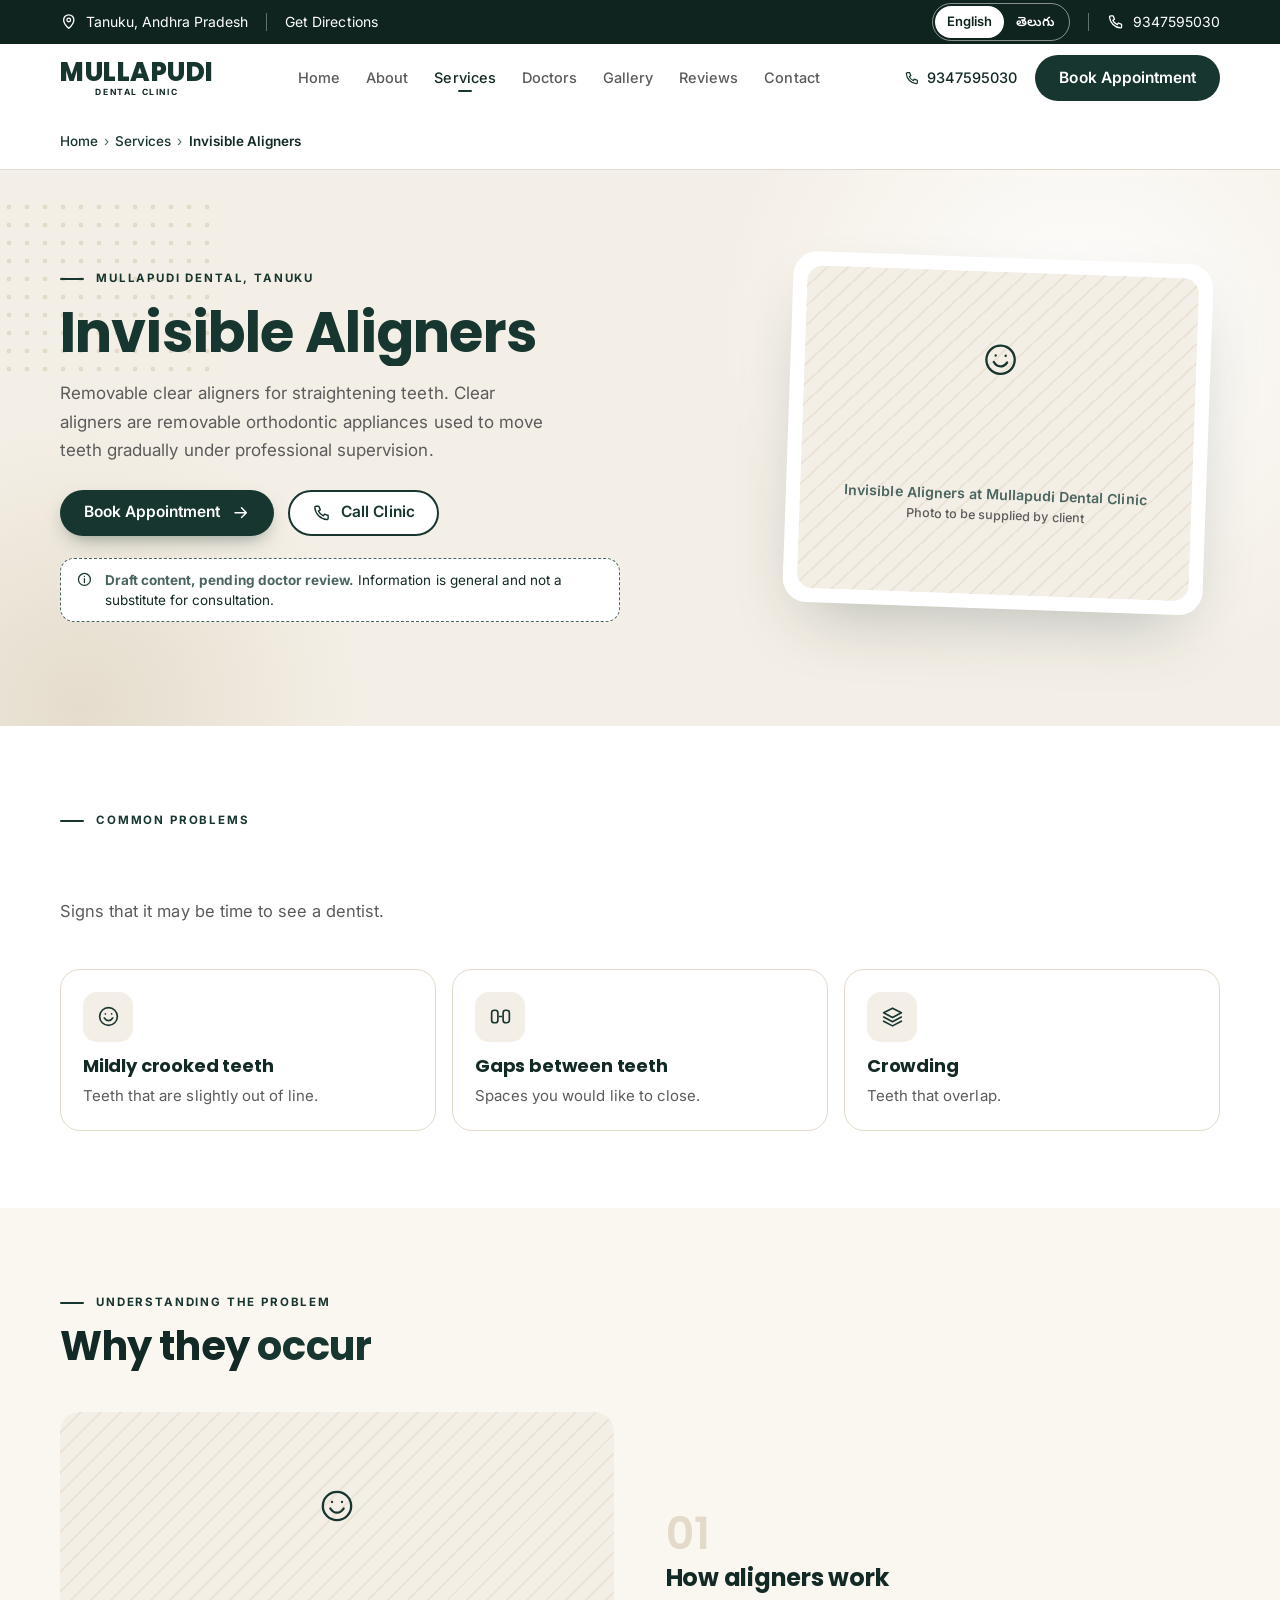
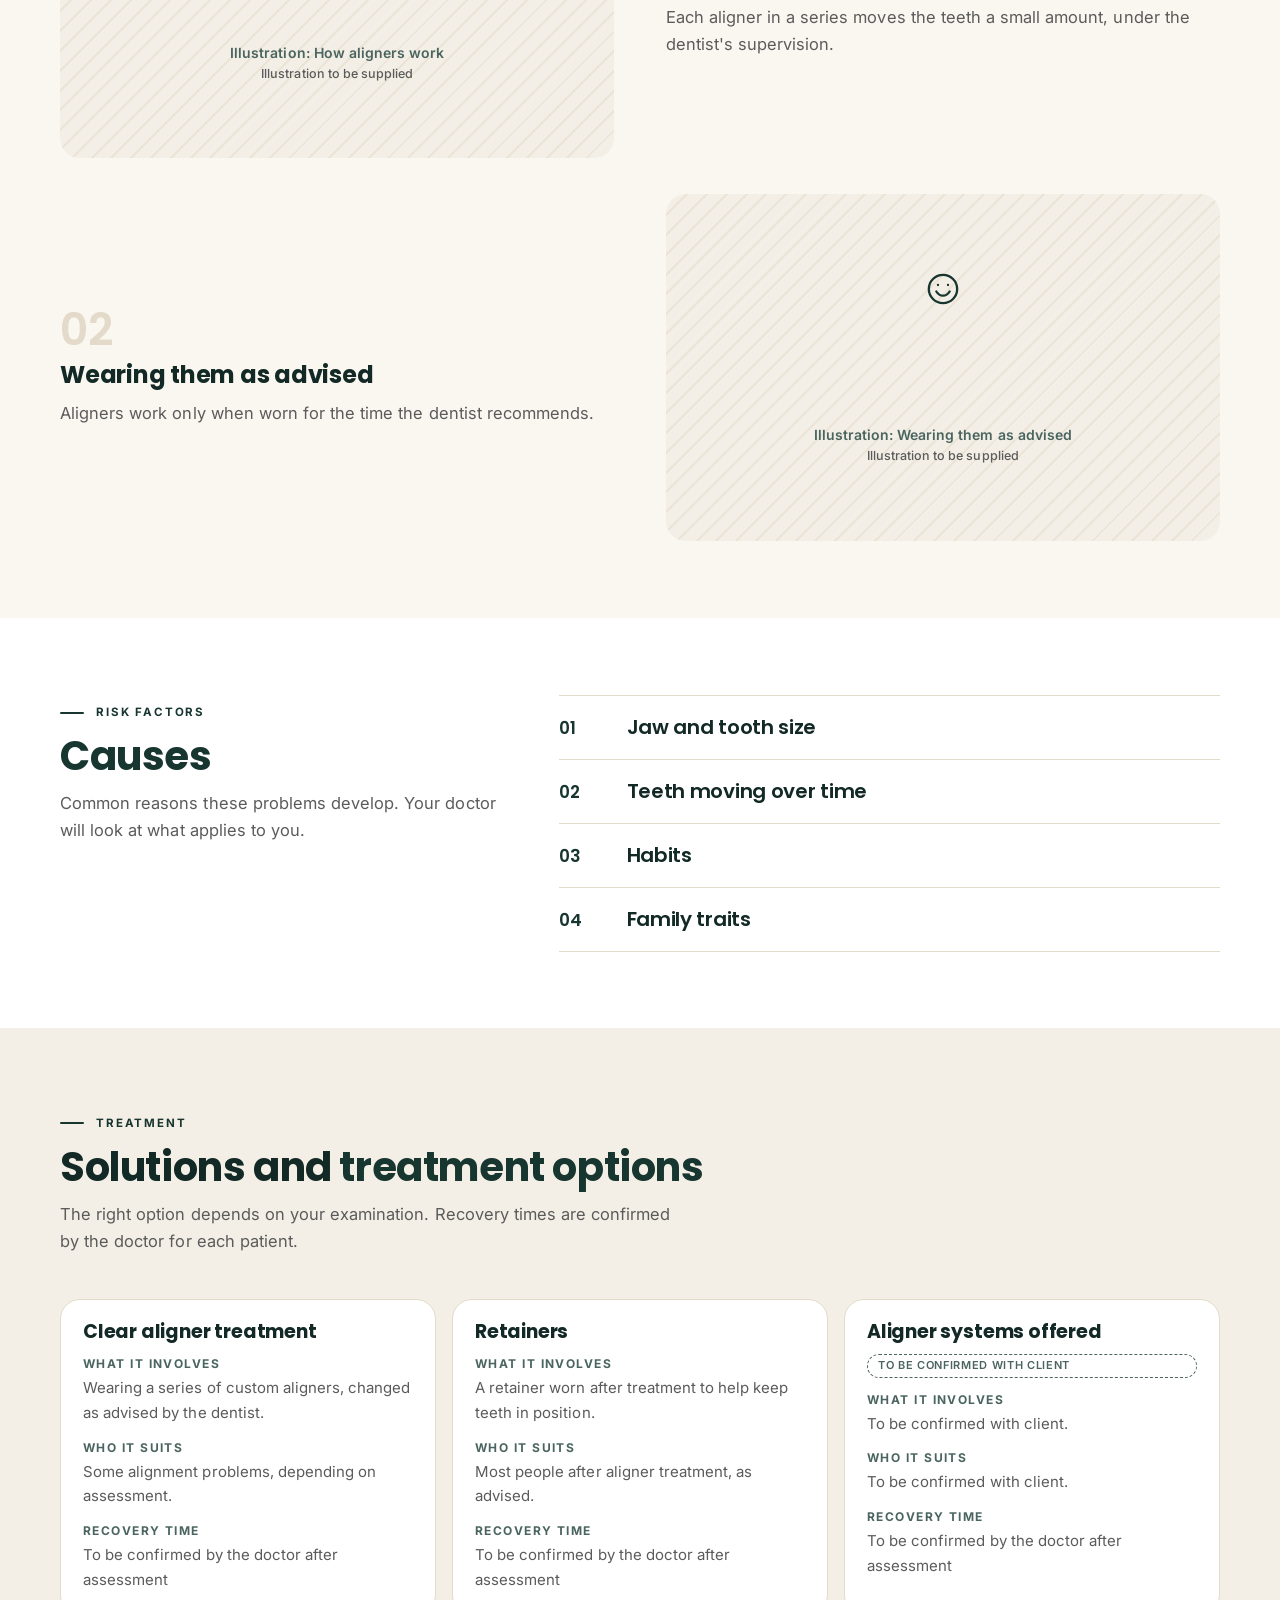
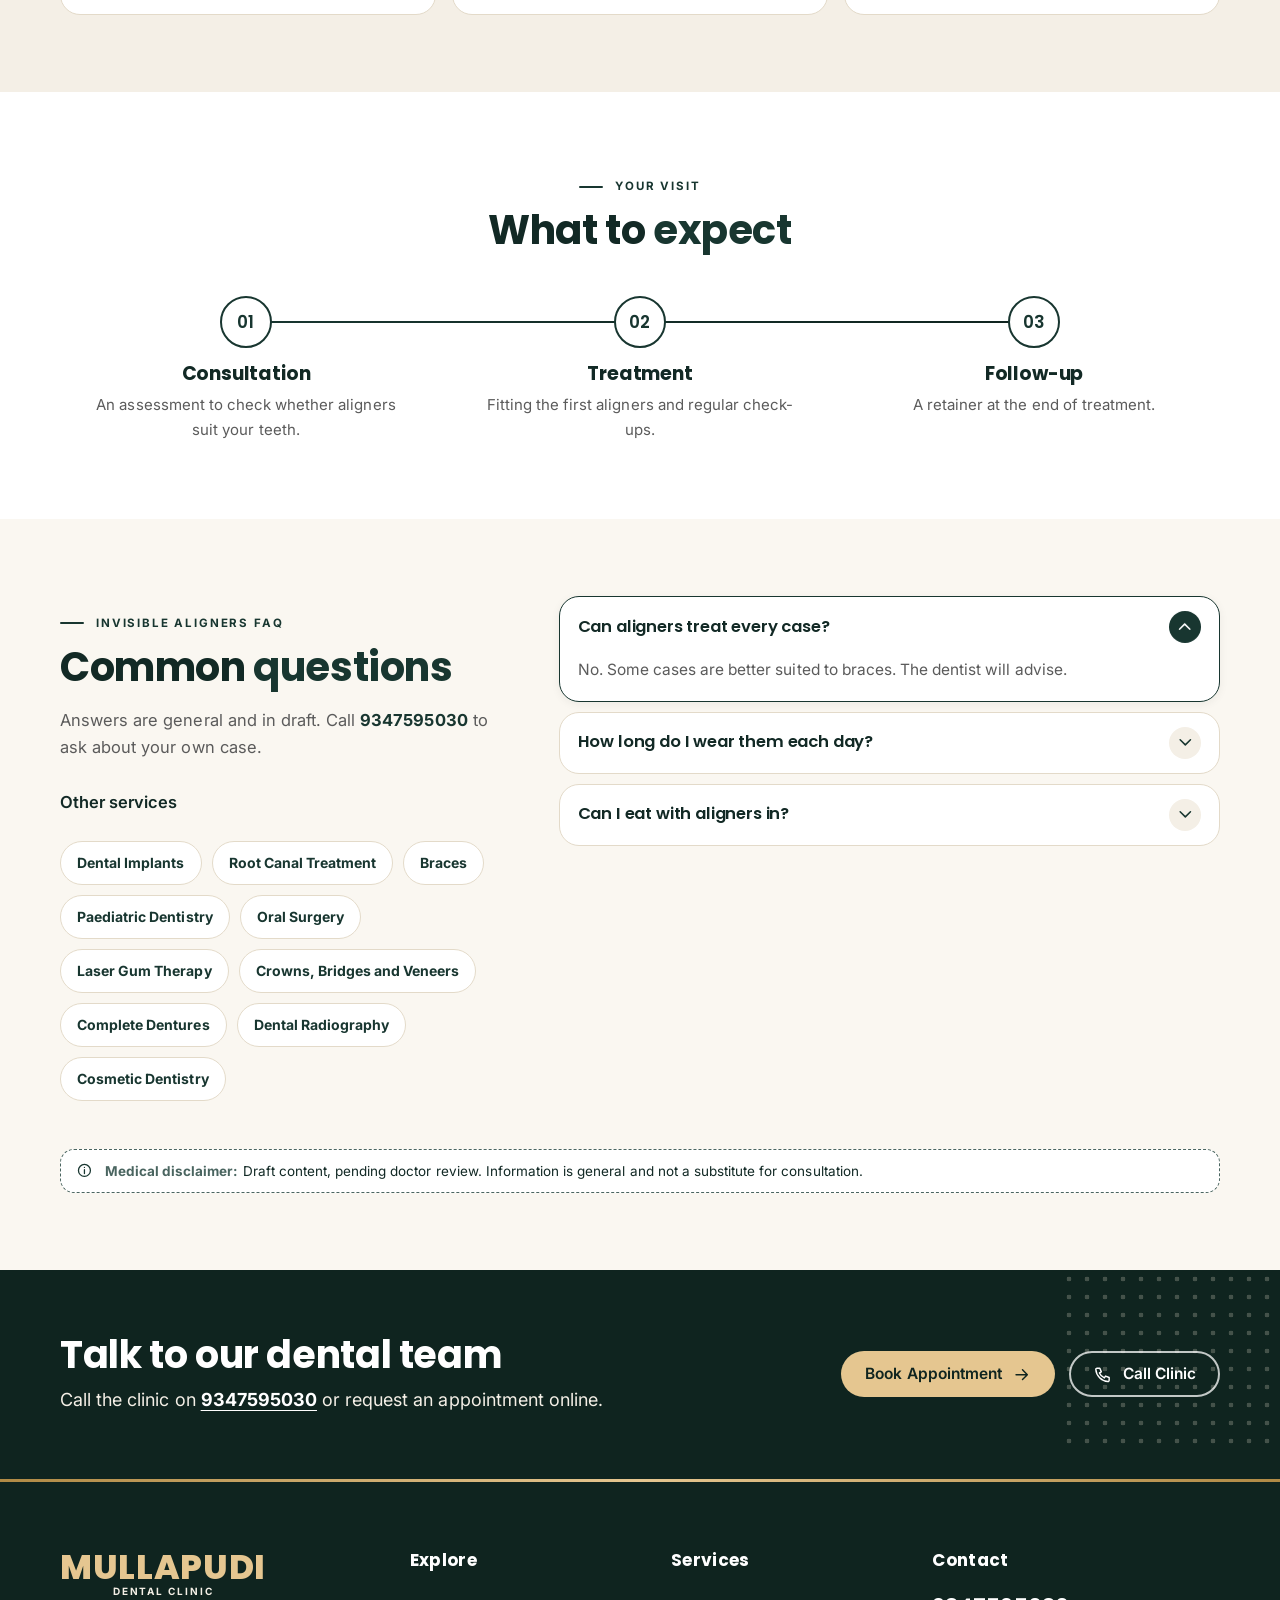
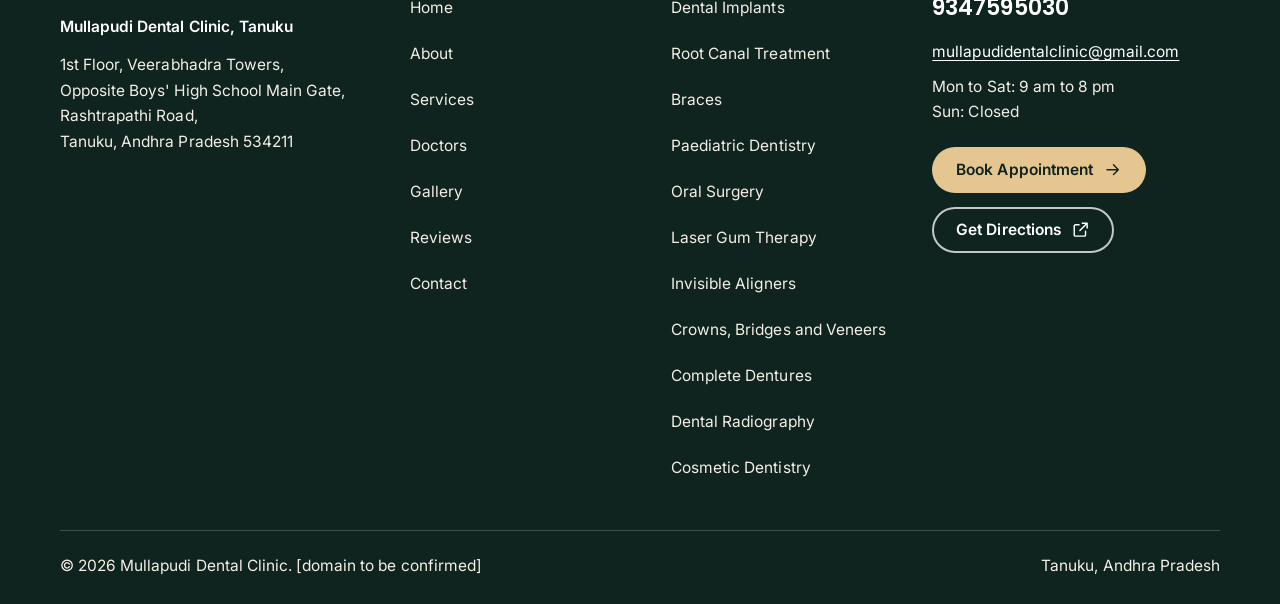
<file: services/invisible-aligners/index.html>
<!DOCTYPE html>
<html lang="en">
<head>
<meta charset="utf-8">
<meta name="viewport" content="width=device-width, initial-scale=1">
<title>Invisible Aligners | Mullapudi Dental Clinic, Tanuku</title>
<meta name="description" content="Clear aligners are removable orthodontic appliances used to move teeth gradually under professional supervision. Mullapudi Dental Clinic, Tanuku.">
<meta name="theme-color" content="#183630">
<script>document.documentElement.classList.add("js");if(window.CSSViewTransitionRule)document.documentElement.classList.add("vt");setTimeout(function(){if(!window.__mdReady)document.documentElement.classList.remove("js")},3000);</script>
<!-- Browsers that support it load a service page in the background once the pointer rests on its link,
     so opening it is near instant. Other pages are only fetched ahead. -->
<script type="speculationrules">{"prerender":[{"where":{"selector_matches":"a[href*='services/']"},"eagerness":"moderate"}],"prefetch":[{"where":{"selector_matches":"a.logo, .nav a, .crumbs a"},"eagerness":"moderate"}]}</script>
<!-- Type: Poppins 700/800 (headings) + Inter (text), Google Fonts.
     Noto Sans Telugu covers Telugu text; Google only downloads it when Telugu characters appear. -->
<link rel="icon" type="image/svg+xml" href="../../assets/img/favicon.svg">
<link rel="icon" type="image/png" sizes="48x48" href="../../assets/img/favicon-48.png">
<link rel="apple-touch-icon" href="../../assets/img/apple-touch-icon.png">
<link rel="preconnect" href="https://fonts.googleapis.com">
<link rel="preconnect" href="https://fonts.gstatic.com" crossorigin>
<link rel="stylesheet" href="https://fonts.googleapis.com/css2?family=Inter:wght@400;500;600;700&amp;family=Poppins:wght@700;800&amp;display=swap" media="print" onload="this.media='all'">
<link rel="stylesheet" href="https://fonts.googleapis.com/css2?family=Noto+Sans+Telugu:wght@500;700&amp;display=swap" media="print" onload="this.media='all'">
<noscript><link rel="stylesheet" href="https://fonts.googleapis.com/css2?family=Inter:wght@400;500;600;700&amp;family=Poppins:wght@700;800&amp;display=swap"><link rel="stylesheet" href="https://fonts.googleapis.com/css2?family=Noto+Sans+Telugu:wght@500;700&amp;display=swap"></noscript>
<link rel="stylesheet" href="../../assets/css/site.css">
</head>
<body id="top">
<svg xmlns="http://www.w3.org/2000/svg" style="display:none" aria-hidden="true"><symbol id="i-arrow" viewBox="0 0 24 24"><path d="M5 12h14M13 6l6 6-6 6"/></symbol><symbol id="i-arrow-left" viewBox="0 0 24 24"><path d="M19 12H5M11 6l-6 6 6 6"/></symbol><symbol id="i-check" viewBox="0 0 24 24"><path d="M5 12.5l4.5 4.5L19 7.5"/></symbol><symbol id="i-phone" viewBox="0 0 24 24"><path d="M5 4h3.5l1.8 4.5-2.3 1.4a11 11 0 0 0 6.1 6.1l1.4-2.3L20 15.5V19a1.5 1.5 0 0 1-1.6 1.5C10.6 20 4 13.4 3.5 5.6A1.5 1.5 0 0 1 5 4z"/></symbol><symbol id="i-pin" viewBox="0 0 24 24"><path d="M12 21s-7-6.2-7-11.5a7 7 0 0 1 14 0C19 14.8 12 21 12 21z"/><circle cx="12" cy="9.5" r="2.5"/></symbol><symbol id="i-clock" viewBox="0 0 24 24"><circle cx="12" cy="12" r="8.5"/><path d="M12 7.5V12l3 2"/></symbol><symbol id="i-calendar" viewBox="0 0 24 24"><rect x="3.5" y="5" width="17" height="15.5" rx="2.5"/><path d="M3.5 10h17M8 3v4M16 3v4"/></symbol><symbol id="i-external" viewBox="0 0 24 24"><path d="M14 4h6v6M20 4l-9 9M18 14v4.5a1.5 1.5 0 0 1-1.5 1.5h-11A1.5 1.5 0 0 1 4 18.5v-11A1.5 1.5 0 0 1 5.5 6H10"/></symbol><symbol id="i-close" viewBox="0 0 24 24"><path d="M6 6l12 12M18 6L6 18"/></symbol><symbol id="i-chevron" viewBox="0 0 24 24"><path d="M6 9l6 6 6-6"/></symbol><symbol id="i-expand" viewBox="0 0 24 24"><path d="M4 9V4h5M20 9V4h-5M4 15v5h5M20 15v5h-5"/></symbol><symbol id="i-image" viewBox="0 0 24 24"><rect x="3.5" y="4.5" width="17" height="15" rx="2.5"/><circle cx="9" cy="10" r="1.8"/><path d="M20.5 16l-5-5-8.5 8.5"/></symbol><symbol id="i-user" viewBox="0 0 24 24"><circle cx="12" cy="8.5" r="4"/><path d="M4.5 20.5a7.5 7.5 0 0 1 15 0"/></symbol><symbol id="i-map" viewBox="0 0 24 24"><path d="M9 4.5l-5.5 2v13l5.5-2 6 2 5.5-2v-13l-5.5 2-6-2zM9 4.5v13M15 6.5v13"/></symbol><symbol id="i-info" viewBox="0 0 24 24"><circle cx="12" cy="12" r="8.5"/><path d="M12 11v5.5M12 7.6v.1"/></symbol><symbol id="i-star" viewBox="0 0 24 24"><path d="M12 3.3l2.6 5.5 6 .7-4.5 4.1 1.2 6-5.3-3-5.3 3 1.2-6L3.4 9.5l6-.7z"/></symbol><symbol id="i-quote" viewBox="0 0 24 24"><path d="M10 7H6.5A1.5 1.5 0 0 0 5 8.5V12h4v5H5M19 7h-3.5A1.5 1.5 0 0 0 14 8.5V12h4v5h-4"/></symbol><symbol id="i-mail" viewBox="0 0 24 24"><rect x="3.5" y="5.5" width="17" height="13" rx="2.5"/><path d="M4 7l8 6 8-6"/></symbol><symbol id="i-sun" viewBox="0 0 24 24"><circle cx="12" cy="12" r="4"/><path d="M12 2.5v2M12 19.5v2M4.6 4.6l1.4 1.4M18 18l1.4 1.4M2.5 12h2M19.5 12h2M4.6 19.4L6 18M18 6l1.4-1.4"/></symbol><symbol id="i-moon" viewBox="0 0 24 24"><path d="M20 14.5A8 8 0 0 1 9.5 4a8 8 0 1 0 10.5 10.5z"/></symbol><symbol id="i-heart" viewBox="0 0 24 24"><path d="M12 20s-7.5-4.6-7.5-10.2A4.3 4.3 0 0 1 12 7a4.3 4.3 0 0 1 7.5 2.8C19.5 15.4 12 20 12 20z"/></symbol><symbol id="i-tooth" viewBox="0 0 24 24"><path d="M7.5 3.8c1.7 0 2.6.9 4.5.9s2.8-.9 4.5-.9c2.6 0 4 2.2 4 4.9 0 2.4-1 4-1.6 6.3-.6 2.4-.9 5.7-2.6 5.7-1.9 0-1.6-5.2-4.3-5.2s-2.4 5.2-4.3 5.2c-1.7 0-2-3.3-2.6-5.7C4.5 12.7 3.5 11.1 3.5 8.7c0-2.7 1.4-4.9 4-4.9z"/></symbol><symbol id="i-implant" viewBox="0 0 24 24"><path d="M8 3.5h8c.8 0 1.5.7 1.5 1.5v1.5c0 1.4-1.1 2.5-2.5 2.5H9A2.5 2.5 0 0 1 6.5 6.5V5c0-.8.7-1.5 1.5-1.5zM9 11h6M9.5 14h5M10 17h4M10.5 20h3M12 9v12"/></symbol><symbol id="i-sparkle" viewBox="0 0 24 24"><path d="M12 3.5l1.9 5.1 5.1 1.9-5.1 1.9L12 17.5l-1.9-5.1L5 10.5l5.1-1.9zM18.5 15.5l.8 2.2 2.2.8-2.2.8-.8 2.2-.8-2.2-2.2-.8 2.2-.8z"/></symbol><symbol id="i-shield" viewBox="0 0 24 24"><path d="M12 3.5l7.5 3v5.3c0 4.4-3.2 8-7.5 9.2-4.3-1.2-7.5-4.8-7.5-9.2V6.5z"/><path d="M12 9v6M9 12h6"/></symbol><symbol id="i-profile" viewBox="0 0 24 24"><path d="M14 3.5c-4 0-7 3-7 6.8 0 1-.9 1.9-1.6 2.9-.4.5-.1 1.2.5 1.3l1.1.2v2.2c0 1.2 1 2.1 2.2 2.1H11v1.5M14 3.5c3.6 0 6.5 2.9 6.5 6.5 0 2.4-1.2 4.3-3 5.5v5"/></symbol><symbol id="i-bolt" viewBox="0 0 24 24"><path d="M13 3L5 13.5h6L10 21l8-10.5h-6z"/></symbol><symbol id="i-thermo" viewBox="0 0 24 24"><path d="M10 14.5V5a2 2 0 0 1 4 0v9.5a4 4 0 1 1-4 0z"/><path d="M12 9v7"/></symbol><symbol id="i-drop" viewBox="0 0 24 24"><path d="M12 3.5s6 6.4 6 10.6a6 6 0 0 1-12 0C6 9.9 12 3.5 12 3.5z"/></symbol><symbol id="i-alert" viewBox="0 0 24 24"><path d="M12 4l9 15.5H3z"/><path d="M12 10v4M12 16.8v.1"/></symbol><symbol id="i-crack" viewBox="0 0 24 24"><path d="M7.5 3.8c1.7 0 2.6.9 4.5.9s2.8-.9 4.5-.9c2.6 0 4 2.2 4 4.9 0 2.4-1 4-1.6 6.3-.6 2.4-.9 5.7-2.6 5.7-1.9 0-1.6-5.2-4.3-5.2s-2.4 5.2-4.3 5.2c-1.7 0-2-3.3-2.6-5.7C4.5 12.7 3.5 11.1 3.5 8.7c0-2.7 1.4-4.9 4-4.9z"/><path d="M12 4.7l-1.5 3 2.5 1.5-1.5 3"/></symbol><symbol id="i-gap" viewBox="0 0 24 24"><rect x="3.5" y="6" width="6" height="12" rx="2.5"/><rect x="14.5" y="6" width="6" height="12" rx="2.5"/><path d="M11 12h2"/></symbol><symbol id="i-layers" viewBox="0 0 24 24"><path d="M12 4l8.5 4.5L12 13 3.5 8.5z"/><path d="M3.5 12.5L12 17l8.5-4.5M3.5 16.5L12 21l8.5-4.5"/></symbol><symbol id="i-smile" viewBox="0 0 24 24"><circle cx="12" cy="12" r="8.5"/><path d="M8 13.5c1 1.6 2.4 2.5 4 2.5s3-.9 4-2.5M9 9.5v.1M15 9.5v.1"/></symbol><symbol id="i-face" viewBox="0 0 24 24"><path d="M12 3.5c4 0 7 3.2 7 7.5 0 5-3.3 9.5-7 9.5S5 16 5 11c0-4.3 3-7.5 7-7.5z"/><path d="M9.5 10.5v.1M14.5 10.5v.1M10 15.5c1.2.8 2.8.8 4 0"/></symbol><symbol id="i-circle" viewBox="0 0 24 24"><circle cx="12" cy="12" r="5.5"/><circle cx="12" cy="12" r="8.5" stroke-dasharray="2 3"/></symbol><symbol id="i-steth" viewBox="0 0 24 24"><path d="M6 3.5v5a4 4 0 0 0 8 0v-5M10 12.5v2a5 5 0 0 0 10 0V12"/><circle cx="20" cy="10" r="2"/></symbol><symbol id="i-users" viewBox="0 0 24 24"><circle cx="9" cy="8.5" r="3.5"/><path d="M2.5 20a6.5 6.5 0 0 1 13 0M16 5.2a3.5 3.5 0 0 1 0 6.6M18 14.2a6.5 6.5 0 0 1 3.5 5.8"/></symbol></svg>

<a class="skip-link" href="#main">Skip to content</a>
<div class="topbar">
  <div class="container topbar__inner">
    <div class="topbar__group">
      <span class="topbar__loc"><svg class="icon" aria-hidden="true" focusable="false"><use href="#i-pin"/></svg><span data-i18n="location">Tanuku, Andhra Pradesh</span></span>
      <span class="topbar__sep" aria-hidden="true"></span>
      <a class="topbar__dir" href="https://www.google.co.in/maps/place/Mullapudi+Dental+Clinic/@16.8696788,81.5626615,11z/data=!4m10!1m2!2m1!1smullapudi+dental!3m6!1s0x3a37b7a3e77b4e3d:0x4ba1d56a46a7574!8m2!3d16.7554642!4d81.6845425!15sChBtdWxsYXB1ZGkgZGVudGFsWhIiEG11bGxhcHVkaSBkZW50YWySAQ1kZW50YWxfY2xpbmljmgFEQ2k5RFFVbFJRVU52WkVOb2RIbGpSamx2VDJ4ck5GUnNSbFpsYWxvMlRsWktNRTlVYkZaaVJYQk5aVzFvY1U5R1JSQULgAQD6AQUIjgIQSQ!16s%2Fg%2F11tjxkw8sc?entry=ttu" target="_blank" rel="noopener"><span data-i18n="directions">Get Directions</span><span class="sr-only"> (opens Google Maps in a new tab)</span></a>
    </div>
    <div class="topbar__group">
      <div class="lang" role="group" aria-label="Language">
        <button type="button" data-lang="en" aria-pressed="true">English</button>
        <button type="button" data-lang="te" aria-pressed="false" lang="te">తెలుగు</button>
      </div>
      <span class="topbar__sep" aria-hidden="true"></span>
      <a href="tel:+919347595030"><svg class="icon" aria-hidden="true" focusable="false"><use href="#i-phone"/></svg><span><span class="sr-only">Call the clinic on </span>9347595030</span></a>
    </div>
  </div>
</div>
<header class="header">
  <div class="container header__inner">
    <a class="logo" href="../../" aria-label="Mullapudi Dental Clinic, home">
      
  <span class="logo__text logo__text--word">
    <span class="logo__name">MULLAPUDI</span>
    <span class="logo__tag">DENTAL CLINIC</span>
  </span>
    </a>
    <nav class="nav" aria-label="Main"><a href="../../" data-i18n="home">Home</a><a href="../../#about" data-i18n="about">About</a><a href="../../#services" aria-current="page" data-i18n="services">Services</a><a href="../../#doctors" data-i18n="doctors">Doctors</a><a href="../../#gallery" data-i18n="gallery">Gallery</a><a href="../../#reviews" data-i18n="reviews">Reviews</a><a href="../../#contact" data-i18n="contact">Contact</a></nav>
    <div class="header__cta">
      <a class="call-link" href="tel:+919347595030"><svg class="icon" aria-hidden="true" focusable="false"><use href="#i-phone"/></svg><span><span class="sr-only">Call the clinic on </span>9347595030</span></a>
      <a class="btn btn--primary btn--sm header__book" href="../../#booking"><span data-i18n="book">Book Appointment</span></a>
      <button class="burger" type="button" aria-expanded="false" aria-controls="mobile-menu" aria-label="Open menu"><span></span><span></span><span></span></button>
    </div>
  </div>
</header>
<div class="mmenu" id="mobile-menu" inert>
  <nav aria-label="Mobile">
    <ul class="mmenu__list">
      <li style="--i:0"><a class="btn btn--primary" href="../../#booking"><span data-i18n="book">Book Appointment</span><svg class="icon icon--arrow" aria-hidden="true" focusable="false"><use href="#i-arrow"/></svg></a></li>
      <li style="--i:1"><a href="../../"><span data-i18n="home">Home</span><svg class="icon icon--arrow" aria-hidden="true" focusable="false"><use href="#i-arrow"/></svg></a></li><li style="--i:2"><a href="../../#about"><span data-i18n="about">About</span><svg class="icon icon--arrow" aria-hidden="true" focusable="false"><use href="#i-arrow"/></svg></a></li><li style="--i:3"><a href="../../#services"><span data-i18n="services">Services</span><svg class="icon icon--arrow" aria-hidden="true" focusable="false"><use href="#i-arrow"/></svg></a></li><li style="--i:4"><a href="../../#doctors"><span data-i18n="doctors">Doctors</span><svg class="icon icon--arrow" aria-hidden="true" focusable="false"><use href="#i-arrow"/></svg></a></li><li style="--i:5"><a href="../../#gallery"><span data-i18n="gallery">Gallery</span><svg class="icon icon--arrow" aria-hidden="true" focusable="false"><use href="#i-arrow"/></svg></a></li><li style="--i:6"><a href="../../#reviews"><span data-i18n="reviews">Reviews</span><svg class="icon icon--arrow" aria-hidden="true" focusable="false"><use href="#i-arrow"/></svg></a></li><li style="--i:7"><a href="../../#contact"><span data-i18n="contact">Contact</span><svg class="icon icon--arrow" aria-hidden="true" focusable="false"><use href="#i-arrow"/></svg></a></li>
    </ul>
  </nav>
  <div class="mmenu__foot">
    <a href="tel:+919347595030">Call 9347595030</a>
    <a href="https://www.google.co.in/maps/place/Mullapudi+Dental+Clinic/@16.8696788,81.5626615,11z/data=!4m10!1m2!2m1!1smullapudi+dental!3m6!1s0x3a37b7a3e77b4e3d:0x4ba1d56a46a7574!8m2!3d16.7554642!4d81.6845425!15sChBtdWxsYXB1ZGkgZGVudGFsWhIiEG11bGxhcHVkaSBkZW50YWySAQ1kZW50YWxfY2xpbmljmgFEQ2k5RFFVbFJRVU52WkVOb2RIbGpSamx2VDJ4ck5GUnNSbFpsYWxvMlRsWktNRTlVYkZaaVJYQk5aVzFvY1U5R1JSQULgAQD6AQUIjgIQSQ!16s%2Fg%2F11tjxkw8sc?entry=ttu" target="_blank" rel="noopener">Get Directions<span class="sr-only"> (opens in a new tab)</span></a>
    <span>Mon to Sat 9 am to 8 pm · Sunday closed</span>
  </div>
</div>
<main id="main">

<nav class="crumbs" aria-label="Breadcrumb">
  <div class="container">
    <ol>
      <li><a href="../../">Home</a></li>
      <li><a href="../../#services">Services</a></li>
      <li><span aria-current="page">Invisible Aligners</span></li>
    </ol>
  </div>
</nav>

<section class="hero shero" aria-labelledby="hero-title" data-float-scope>
  <div class="hero__bg" aria-hidden="true"></div>
  <div class="dots" aria-hidden="true"></div>
  <div class="container hero__grid">
    <div class="hero__copy">
      <p class="eyebrow" data-hero style="--d:0ms">Mullapudi Dental, Tanuku</p>
      <h1 class="hero__title" id="hero-title" style="margin-top:4px"><span class="line line--2"><span style="--d:40ms">Invisible Aligners</span></span></h1>
      <p class="hero__sub" data-hero style="--d:110ms">Removable clear aligners for straightening teeth. Clear aligners are removable orthodontic appliances used to move teeth gradually under professional supervision.</p>
      <div class="btn-row hero__actions" data-hero style="--d:170ms">
        <a class="btn btn--primary" href="../../?service=invisible-aligners#booking">Book Appointment<svg class="icon icon--arrow" aria-hidden="true" focusable="false"><use href="#i-arrow"/></svg></a>
        <a class="btn btn--outline" href="tel:+919347595030"><svg class="icon" aria-hidden="true" focusable="false"><use href="#i-phone"/></svg>Call Clinic</a>
      </div>
      <p class="disclaimer" data-hero style="--d:230ms"><svg class="icon" aria-hidden="true" focusable="false"><use href="#i-info"/></svg><span><strong>Draft content, pending doctor review.</strong> Information is general and not a substitute for consultation.</span></p>
    </div>
    <div class="hero__visual">
      <div class="frame-parallax" data-parallax="22">
        <div class="frame" data-hero="frame" style="--d:90ms">
          <div class="ph ph--shero" role="img" aria-label="Invisible Aligners at Mullapudi Dental Clinic (placeholder, photo to be supplied by client)"><svg class="icon" aria-hidden="true" focusable="false"><use href="#i-smile"/></svg><span>Invisible Aligners at Mullapudi Dental Clinic<small>Photo to be supplied by client</small></span></div>
        </div>
      </div>
    </div>
  </div>
</section>

<section class="section" aria-labelledby="problems-title">
  <div class="container">
    
  <div class="section-head ">
    <div>
      <p class="eyebrow" data-reveal>Common problems</p>
      <h2 class="section-title" id="problems-title" data-reveal>Common <span class="hl">problems</span></h2>
      <p class="section-intro" data-reveal>Signs that it may be time to see a dentist.</p>
    </div>
  </div>
    <div class="problems" data-stagger="80">
      <article class="pcard" data-reveal><div class="icon-box"><svg class="icon" aria-hidden="true" focusable="false"><use href="#i-smile"/></svg></div><h3>Mildly crooked teeth</h3><p>Teeth that are slightly out of line.</p></article><article class="pcard" data-reveal><div class="icon-box"><svg class="icon" aria-hidden="true" focusable="false"><use href="#i-gap"/></svg></div><h3>Gaps between teeth</h3><p>Spaces you would like to close.</p></article><article class="pcard" data-reveal><div class="icon-box"><svg class="icon" aria-hidden="true" focusable="false"><use href="#i-layers"/></svg></div><h3>Crowding</h3><p>Teeth that overlap.</p></article>
    </div>
  </div>
</section>

<section class="section section--off" aria-labelledby="why-title">
  <div class="container">
    
  <div class="section-head ">
    <div>
      <p class="eyebrow" data-reveal>Understanding the problem</p>
      <h2 class="section-title" id="why-title" data-reveal>Why they <span class="hl">occur</span></h2>
      
    </div>
  </div>
    <div class="alt">
      
      <div class="alt__row">
        <div class="alt__media" data-reveal="scale"><div class="ph " aria-hidden="true"><svg class="icon" aria-hidden="true" focusable="false"><use href="#i-smile"/></svg><span>Illustration: How aligners work<small>Illustration to be supplied</small></span></div></div>
        <div>
          <span class="alt__label" aria-hidden="true">01</span>
          <h3 data-reveal>How aligners work</h3>
          <p data-reveal>Each aligner in a series moves the teeth a small amount, under the dentist's supervision.</p>
        </div>
      </div>
      <div class="alt__row">
        <div class="alt__media" data-reveal="scale"><div class="ph " aria-hidden="true"><svg class="icon" aria-hidden="true" focusable="false"><use href="#i-smile"/></svg><span>Illustration: Wearing them as advised<small>Illustration to be supplied</small></span></div></div>
        <div>
          <span class="alt__label" aria-hidden="true">02</span>
          <h3 data-reveal>Wearing them as advised</h3>
          <p data-reveal>Aligners work only when worn for the time the dentist recommends.</p>
        </div>
      </div>
    </div>
  </div>
</section>

<section class="section" aria-labelledby="causes-title">
  <div class="container causes-wrap">
    <div>
      <p class="eyebrow" data-reveal>Risk factors</p>
      <h2 class="section-title" id="causes-title" data-reveal><span class="hl">Causes</span></h2>
      <p class="section-intro" data-reveal>Common reasons these problems develop. Your doctor will look at what applies to you.</p>
    </div>
    <ol class="causes" data-stagger="80"><li data-reveal><span>Jaw and tooth size</span></li><li data-reveal><span>Teeth moving over time</span></li><li data-reveal><span>Habits</span></li><li data-reveal><span>Family traits</span></li></ol>
  </div>
</section>

<section class="section section--blush" aria-labelledby="solutions-title">
  <div class="container">
    
  <div class="section-head ">
    <div>
      <p class="eyebrow" data-reveal>Treatment</p>
      <h2 class="section-title" id="solutions-title" data-reveal>Solutions and <span class="hl">treatment options</span></h2>
      <p class="section-intro" data-reveal>The right option depends on your examination. Recovery times are confirmed by the doctor for each patient.</p>
    </div>
  </div>
    <div class="solutions" data-stagger="80">
      
      <article class="solcard" data-reveal>
        <h3>Clear aligner treatment</h3>
        
        <dl>
          <div><dt>What it involves</dt><dd>Wearing a series of custom aligners, changed as advised by the dentist.</dd></div>
          <div><dt>Who it suits</dt><dd>Some alignment problems, depending on assessment.</dd></div>
          <div><dt>Recovery time</dt><dd>To be confirmed by the doctor after assessment</dd></div>
        </dl>
      </article>
      <article class="solcard" data-reveal>
        <h3>Retainers</h3>
        
        <dl>
          <div><dt>What it involves</dt><dd>A retainer worn after treatment to help keep teeth in position.</dd></div>
          <div><dt>Who it suits</dt><dd>Most people after aligner treatment, as advised.</dd></div>
          <div><dt>Recovery time</dt><dd>To be confirmed by the doctor after assessment</dd></div>
        </dl>
      </article>
      <article class="solcard" data-reveal>
        <h3>Aligner systems offered</h3>
        <span class="tbc">To be confirmed with client</span>
        <dl>
          <div><dt>What it involves</dt><dd>To be confirmed with client.</dd></div>
          <div><dt>Who it suits</dt><dd>To be confirmed with client.</dd></div>
          <div><dt>Recovery time</dt><dd>To be confirmed by the doctor after assessment</dd></div>
        </dl>
      </article>
    </div>
  </div>
</section>

<section class="section" aria-labelledby="expect-title">
  <div class="container">
    
  <div class="section-head section-head--center">
    <div>
      <p class="eyebrow" data-reveal>Your visit</p>
      <h2 class="section-title" id="expect-title" data-reveal>What to <span class="hl">expect</span></h2>
      
    </div>
  </div>
    <ol class="expect">
      <li class="expect__step" data-reveal style="--d:0ms"><span class="expect__n">01</span><h3>Consultation</h3><p>An assessment to check whether aligners suit your teeth.</p></li><li class="expect__step" data-reveal style="--d:150ms"><span class="expect__n">02</span><h3>Treatment</h3><p>Fitting the first aligners and regular check-ups.</p></li><li class="expect__step" data-reveal style="--d:300ms"><span class="expect__n">03</span><h3>Follow-up</h3><p>A retainer at the end of treatment.</p></li>
    </ol>
    
  </div>
</section>

<section class="section section--off" aria-labelledby="sfaq-title">
  <div class="container faq">
    <div class="faq__aside">
      <p class="eyebrow" data-reveal>Invisible Aligners FAQ</p>
      <h2 class="section-title" id="sfaq-title" data-reveal>Common <span class="hl">questions</span></h2>
      <p data-reveal>Answers are general and in draft. Call <a href="tel:+919347595030">9347595030</a> to ask about your own case.</p>
      <p data-reveal style="margin-top:28px;font-weight:600;color:var(--maroon-900)">Other services</p>
      <ul class="other-services" data-reveal><li><a class="chip" href="../../services/dental-implants/">Dental Implants</a></li><li><a class="chip" href="../../services/root-canal-treatment/">Root Canal Treatment</a></li><li><a class="chip" href="../../services/braces/">Braces</a></li><li><a class="chip" href="../../services/paediatric-dentistry/">Paediatric Dentistry</a></li><li><a class="chip" href="../../services/oral-surgery/">Oral Surgery</a></li><li><a class="chip" href="../../services/laser-gum-therapy/">Laser Gum Therapy</a></li><li><a class="chip" href="../../services/crowns-bridges-veneers/">Crowns, Bridges and Veneers</a></li><li><a class="chip" href="../../services/complete-dentures/">Complete Dentures</a></li><li><a class="chip" href="../../services/dental-radiography/">Dental Radiography</a></li><li><a class="chip" href="../../services/cosmetic-dentistry/">Cosmetic Dentistry</a></li></ul>
    </div>
    <div class="acc" data-stagger="80">
    <div class="acc__item is-open" data-reveal>
      <h3 class="acc__q"><button class="acc__btn" type="button" id="sfaq-b0" aria-expanded="true" aria-controls="sfaq-p0">Can aligners treat every case?<span class="acc__chev"><svg class="icon" aria-hidden="true" focusable="false"><use href="#i-chevron"/></svg></span></button></h3>
      <div class="acc__panel" id="sfaq-p0" role="region" aria-labelledby="sfaq-b0"><div><p>No. Some cases are better suited to braces. The dentist will advise.</p></div></div>
    </div>
    <div class="acc__item" data-reveal>
      <h3 class="acc__q"><button class="acc__btn" type="button" id="sfaq-b1" aria-expanded="false" aria-controls="sfaq-p1">How long do I wear them each day?<span class="acc__chev"><svg class="icon" aria-hidden="true" focusable="false"><use href="#i-chevron"/></svg></span></button></h3>
      <div class="acc__panel" id="sfaq-p1" role="region" aria-labelledby="sfaq-b1" inert><div><p>The dentist will tell you how long to wear them for your treatment.</p></div></div>
    </div>
    <div class="acc__item" data-reveal>
      <h3 class="acc__q"><button class="acc__btn" type="button" id="sfaq-b2" aria-expanded="false" aria-controls="sfaq-p2">Can I eat with aligners in?<span class="acc__chev"><svg class="icon" aria-hidden="true" focusable="false"><use href="#i-chevron"/></svg></span></button></h3>
      <div class="acc__panel" id="sfaq-p2" role="region" aria-labelledby="sfaq-b2" inert><div><p>Aligners are usually removed to eat. The team will explain how to care for them.</p></div></div>
    </div>
  </div>
  </div>
  <div class="container" style="margin-top:48px">
    <p class="disclaimer" data-reveal><svg class="icon" aria-hidden="true" focusable="false"><use href="#i-info"/></svg><span><strong>Medical disclaimer:</strong> Draft content, pending doctor review. Information is general and not a substitute for consultation.</span></p>
  </div>
</section>

<section class="band" aria-labelledby="band-title">
  <div class="dots" aria-hidden="true"></div>
  <div class="container band__inner">
    <div>
      <h2 id="band-title" data-reveal>Talk to our dental team</h2>
      <p data-reveal>Call the clinic on <a href="tel:+919347595030">9347595030</a> or request an appointment online.</p>
    </div>
    <div class="btn-row" data-reveal>
      <a class="btn btn--yellow" href="../../?service=invisible-aligners#booking">Book Appointment<svg class="icon icon--arrow" aria-hidden="true" focusable="false"><use href="#i-arrow"/></svg></a>
      <a class="btn btn--ghost-light" href="tel:+919347595030"><svg class="icon" aria-hidden="true" focusable="false"><use href="#i-phone"/></svg>Call Clinic</a>
    </div>
  </div>
</section>
</main>

<footer class="footer">
  <div class="container">
    <div class="footer__grid">
      <div>
        <a class="logo" href="../../" aria-label="Mullapudi Dental Clinic, home">
  <span class="logo__text logo__text--word">
    <span class="logo__name">MULLAPUDI</span>
    <span class="logo__tag">DENTAL CLINIC</span>
  </span></a>
        <p class="footer__tag">Mullapudi Dental Clinic, Tanuku</p>
        <address style="margin-top:12px">1st Floor, Veerabhadra Towers,<br>Opposite Boys' High School Main Gate, Rashtrapathi Road,<br>Tanuku, Andhra Pradesh 534211</address>
      </div>
      <div>
        <h2>Explore</h2>
        <ul>
          <li><a href="../../">Home</a></li>
          <li><a href="../../#about">About</a></li>
          <li><a href="../../#services">Services</a></li>
          <li><a href="../../#doctors">Doctors</a></li>
          <li><a href="../../#gallery">Gallery</a></li>
          <li><a href="../../#reviews">Reviews</a></li>
          <li><a href="../../#contact">Contact</a></li>
        </ul>
      </div>
      <div>
        <h2>Services</h2>
        <ul><li><a href="../../services/dental-implants/">Dental Implants</a></li><li><a href="../../services/root-canal-treatment/">Root Canal Treatment</a></li><li><a href="../../services/braces/">Braces</a></li><li><a href="../../services/paediatric-dentistry/">Paediatric Dentistry</a></li><li><a href="../../services/oral-surgery/">Oral Surgery</a></li><li><a href="../../services/laser-gum-therapy/">Laser Gum Therapy</a></li><li><a href="../../services/invisible-aligners/">Invisible Aligners</a></li><li><a href="../../services/crowns-bridges-veneers/">Crowns, Bridges and Veneers</a></li><li><a href="../../services/complete-dentures/">Complete Dentures</a></li><li><a href="../../services/dental-radiography/">Dental Radiography</a></li><li><a href="../../services/cosmetic-dentistry/">Cosmetic Dentistry</a></li></ul>
      </div>
      <div>
        <h2>Contact</h2>
        <a class="tel" href="tel:+919347595030">9347595030</a>
        <p><a class="footer__mail" href="mailto:mullapudidentalclinic@gmail.com">mullapudidentalclinic@gmail.com</a></p>
        <p>Mon to Sat: 9 am to 8 pm<br>Sun: Closed</p>
        <div class="btn-row">
          <a class="btn btn--yellow" href="../../#booking">Book Appointment<svg class="icon icon--arrow" aria-hidden="true" focusable="false"><use href="#i-arrow"/></svg></a>
          <a class="btn btn--ghost-light" href="https://www.google.co.in/maps/place/Mullapudi+Dental+Clinic/@16.8696788,81.5626615,11z/data=!4m10!1m2!2m1!1smullapudi+dental!3m6!1s0x3a37b7a3e77b4e3d:0x4ba1d56a46a7574!8m2!3d16.7554642!4d81.6845425!15sChBtdWxsYXB1ZGkgZGVudGFsWhIiEG11bGxhcHVkaSBkZW50YWySAQ1kZW50YWxfY2xpbmljmgFEQ2k5RFFVbFJRVU52WkVOb2RIbGpSamx2VDJ4ck5GUnNSbFpsYWxvMlRsWktNRTlVYkZaaVJYQk5aVzFvY1U5R1JSQULgAQD6AQUIjgIQSQ!16s%2Fg%2F11tjxkw8sc?entry=ttu" target="_blank" rel="noopener">Get Directions<svg class="icon" aria-hidden="true" focusable="false"><use href="#i-external"/></svg><span class="sr-only"> (opens in a new tab)</span></a>
        </div>
      </div>
    </div>
    <div class="footer__bottom">
      <p>© 2026 Mullapudi Dental Clinic. [domain to be confirmed]</p>
      <p>Tanuku, Andhra Pradesh</p>
    </div>
  </div>
</footer>
<a class="btn btn--primary fab" href="../../#booking">Book<svg class="icon" aria-hidden="true" focusable="false"><use href="#i-calendar"/></svg></a>
<nav class="mbar" aria-label="Quick actions">
  <a href="tel:+919347595030"><svg class="icon" aria-hidden="true" focusable="false"><use href="#i-phone"/></svg>Call</a>
  <a href="https://www.google.co.in/maps/place/Mullapudi+Dental+Clinic/@16.8696788,81.5626615,11z/data=!4m10!1m2!2m1!1smullapudi+dental!3m6!1s0x3a37b7a3e77b4e3d:0x4ba1d56a46a7574!8m2!3d16.7554642!4d81.6845425!15sChBtdWxsYXB1ZGkgZGVudGFsWhIiEG11bGxhcHVkaSBkZW50YWySAQ1kZW50YWxfY2xpbmljmgFEQ2k5RFFVbFJRVU52WkVOb2RIbGpSamx2VDJ4ck5GUnNSbFpsYWxvMlRsWktNRTlVYkZaaVJYQk5aVzFvY1U5R1JSQULgAQD6AQUIjgIQSQ!16s%2Fg%2F11tjxkw8sc?entry=ttu" target="_blank" rel="noopener"><svg class="icon" aria-hidden="true" focusable="false"><use href="#i-pin"/></svg>Directions<span class="sr-only"> (opens in a new tab)</span></a>
</nav>

<script src="../../assets/js/site.js" defer></script>
</body>
</html>
</file>
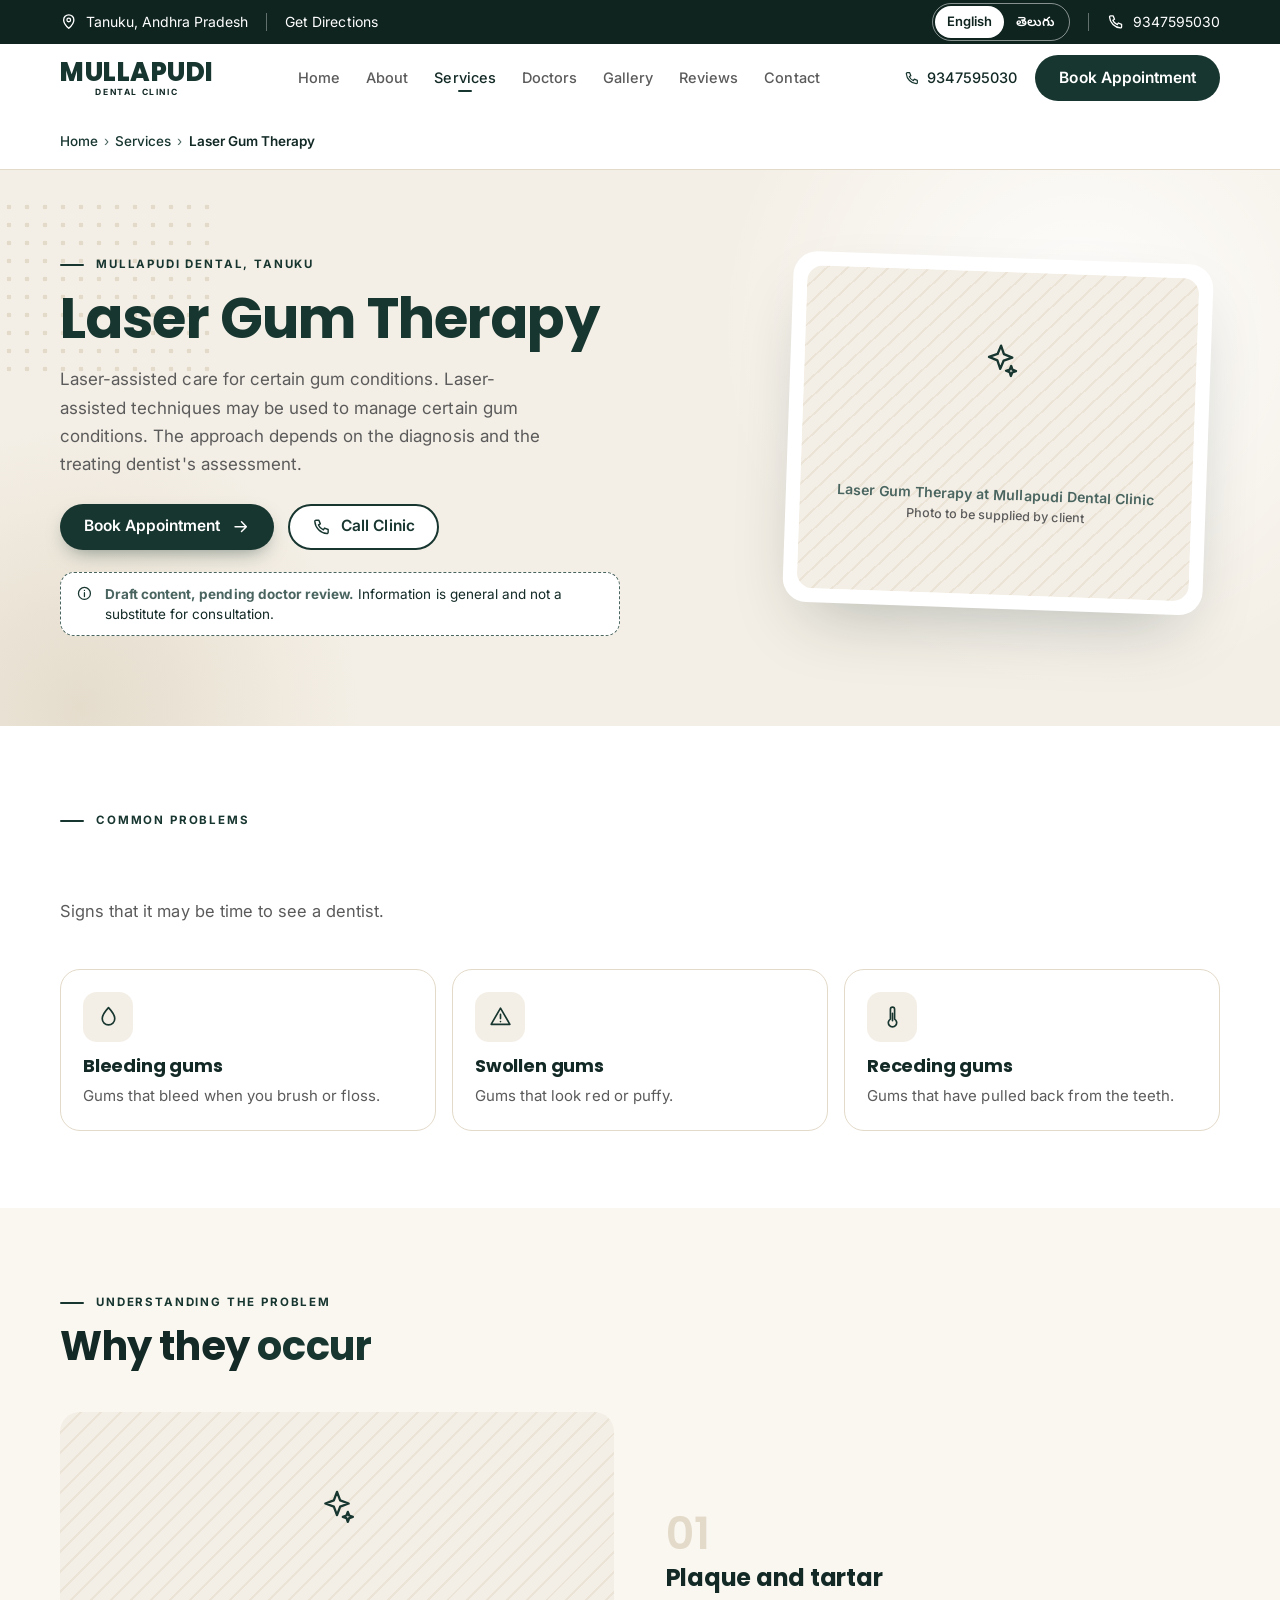
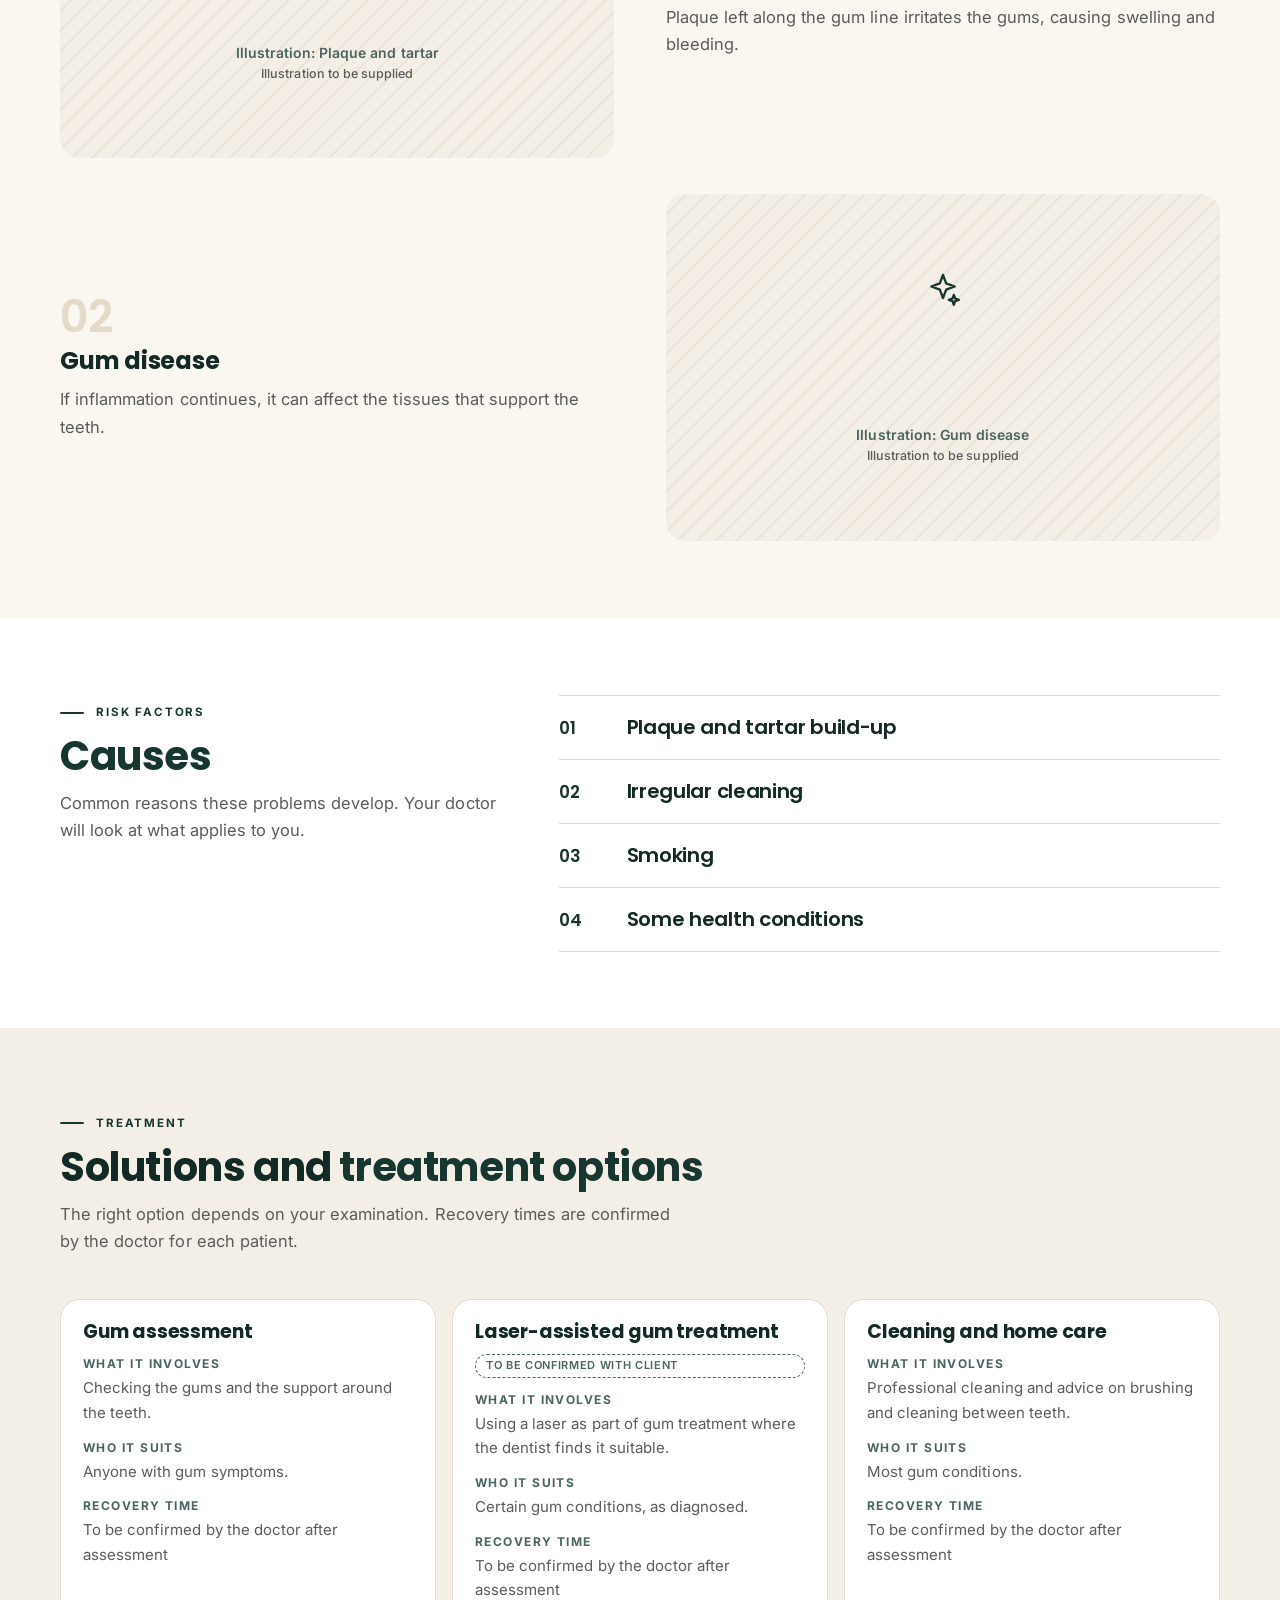
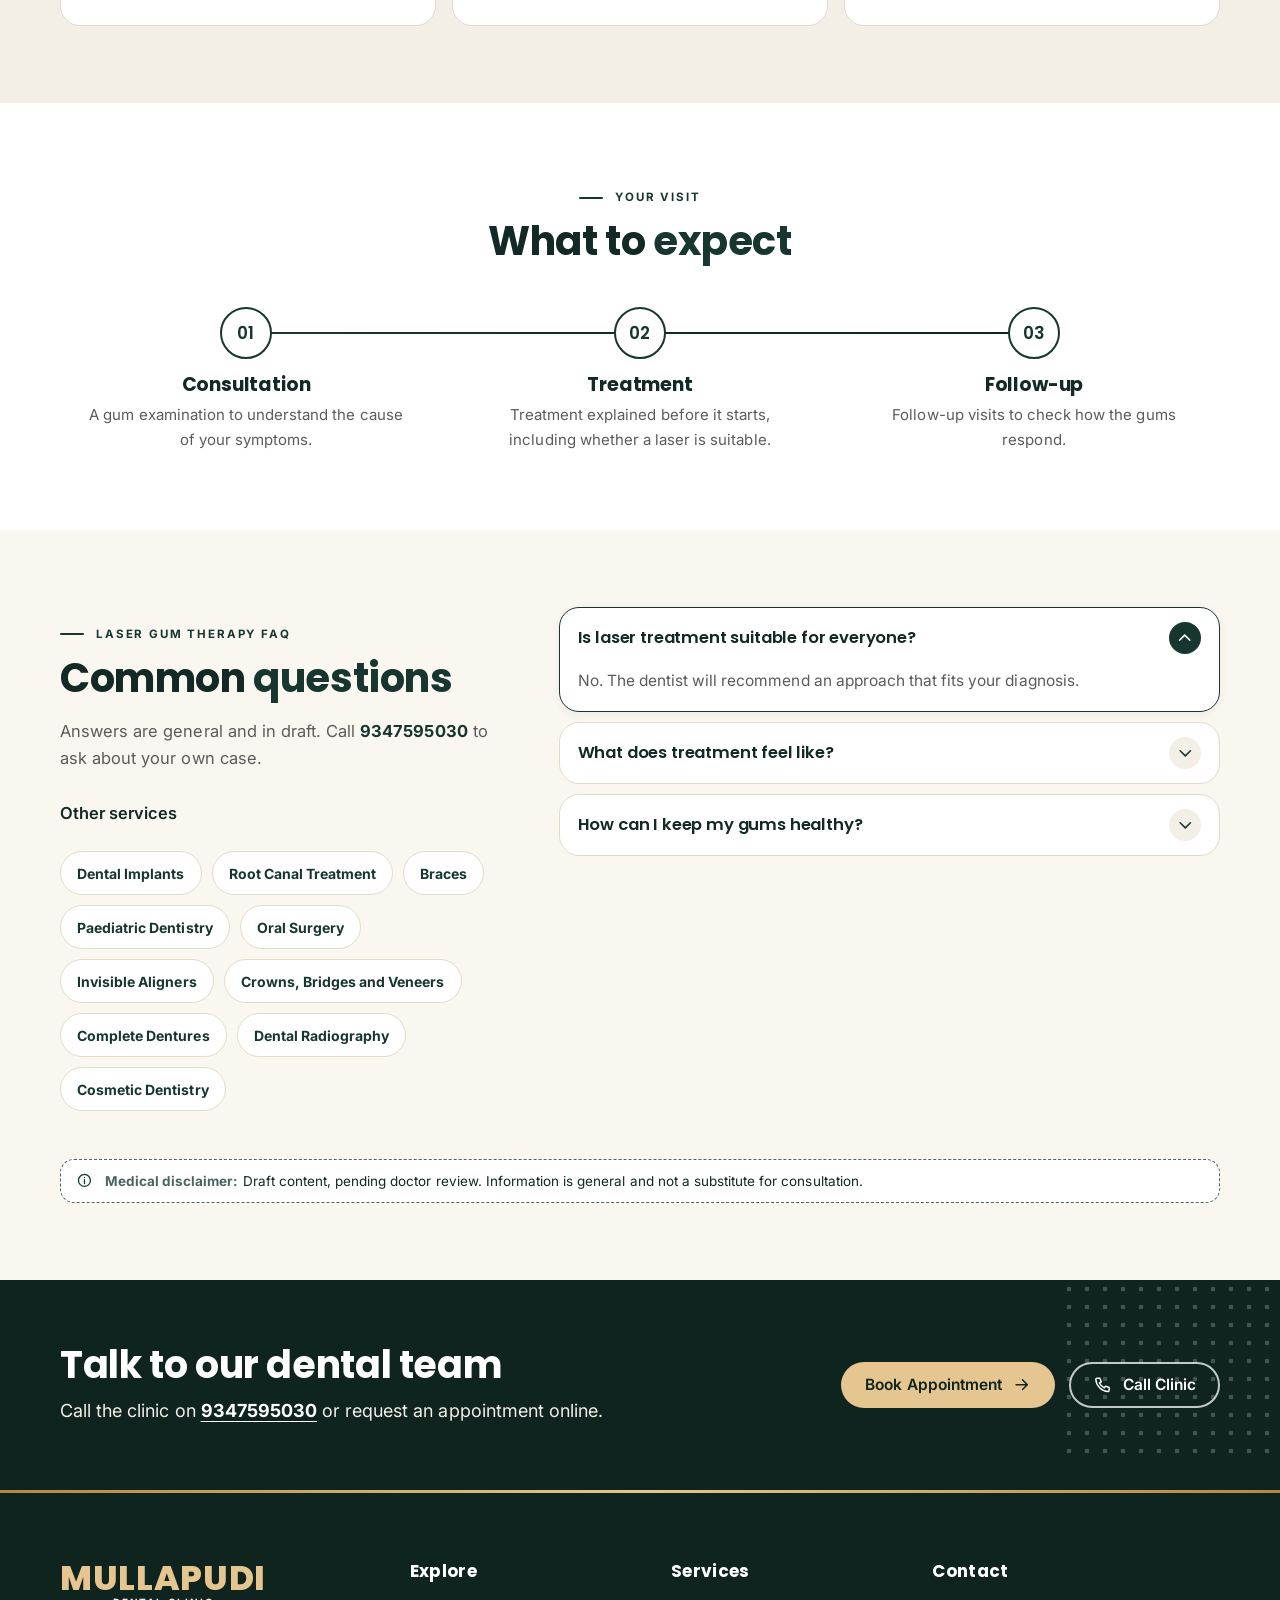
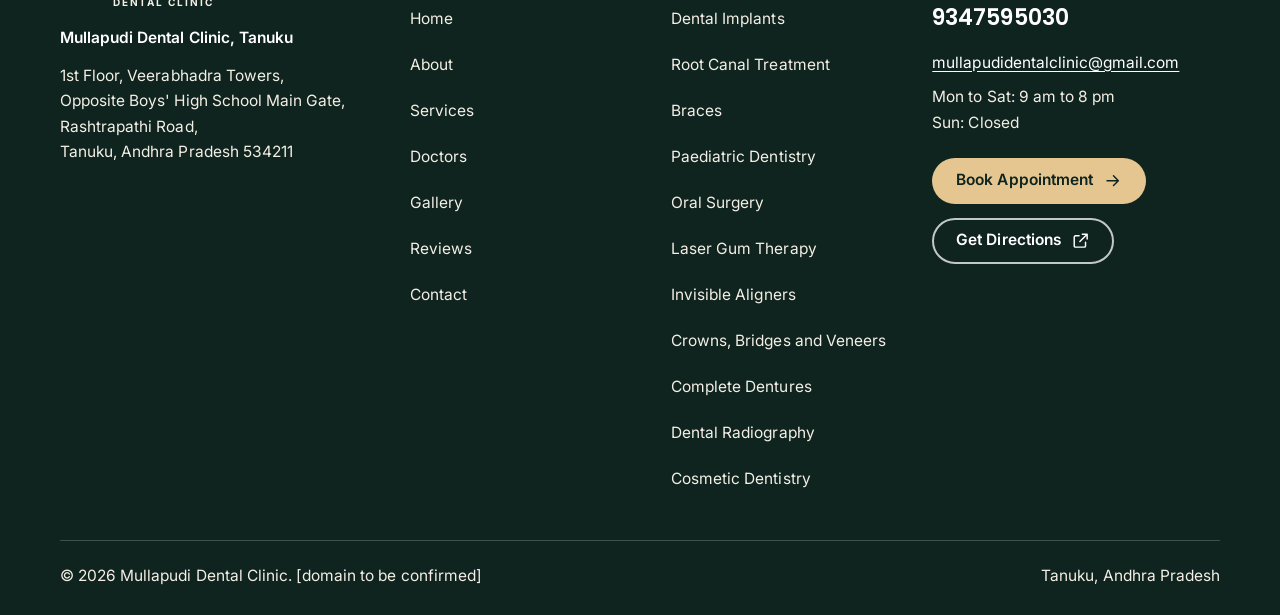
<file: services/laser-gum-therapy/index.html>
<!DOCTYPE html>
<html lang="en">
<head>
<meta charset="utf-8">
<meta name="viewport" content="width=device-width, initial-scale=1">
<title>Laser Gum Therapy | Mullapudi Dental Clinic, Tanuku</title>
<meta name="description" content="Laser-assisted techniques may be used to manage certain gum conditions. Mullapudi Dental Clinic, Tanuku.">
<meta name="theme-color" content="#183630">
<script>document.documentElement.classList.add("js");if(window.CSSViewTransitionRule)document.documentElement.classList.add("vt");setTimeout(function(){if(!window.__mdReady)document.documentElement.classList.remove("js")},3000);</script>
<!-- Browsers that support it load a service page in the background once the pointer rests on its link,
     so opening it is near instant. Other pages are only fetched ahead. -->
<script type="speculationrules">{"prerender":[{"where":{"selector_matches":"a[href*='services/']"},"eagerness":"moderate"}],"prefetch":[{"where":{"selector_matches":"a.logo, .nav a, .crumbs a"},"eagerness":"moderate"}]}</script>
<!-- Type: Poppins 700/800 (headings) + Inter (text), Google Fonts.
     Noto Sans Telugu covers Telugu text; Google only downloads it when Telugu characters appear. -->
<link rel="icon" type="image/svg+xml" href="../../assets/img/favicon.svg">
<link rel="icon" type="image/png" sizes="48x48" href="../../assets/img/favicon-48.png">
<link rel="apple-touch-icon" href="../../assets/img/apple-touch-icon.png">
<link rel="preconnect" href="https://fonts.googleapis.com">
<link rel="preconnect" href="https://fonts.gstatic.com" crossorigin>
<link rel="stylesheet" href="https://fonts.googleapis.com/css2?family=Inter:wght@400;500;600;700&amp;family=Poppins:wght@700;800&amp;display=swap" media="print" onload="this.media='all'">
<link rel="stylesheet" href="https://fonts.googleapis.com/css2?family=Noto+Sans+Telugu:wght@500;700&amp;display=swap" media="print" onload="this.media='all'">
<noscript><link rel="stylesheet" href="https://fonts.googleapis.com/css2?family=Inter:wght@400;500;600;700&amp;family=Poppins:wght@700;800&amp;display=swap"><link rel="stylesheet" href="https://fonts.googleapis.com/css2?family=Noto+Sans+Telugu:wght@500;700&amp;display=swap"></noscript>
<link rel="stylesheet" href="../../assets/css/site.css">
</head>
<body id="top">
<svg xmlns="http://www.w3.org/2000/svg" style="display:none" aria-hidden="true"><symbol id="i-arrow" viewBox="0 0 24 24"><path d="M5 12h14M13 6l6 6-6 6"/></symbol><symbol id="i-arrow-left" viewBox="0 0 24 24"><path d="M19 12H5M11 6l-6 6 6 6"/></symbol><symbol id="i-check" viewBox="0 0 24 24"><path d="M5 12.5l4.5 4.5L19 7.5"/></symbol><symbol id="i-phone" viewBox="0 0 24 24"><path d="M5 4h3.5l1.8 4.5-2.3 1.4a11 11 0 0 0 6.1 6.1l1.4-2.3L20 15.5V19a1.5 1.5 0 0 1-1.6 1.5C10.6 20 4 13.4 3.5 5.6A1.5 1.5 0 0 1 5 4z"/></symbol><symbol id="i-pin" viewBox="0 0 24 24"><path d="M12 21s-7-6.2-7-11.5a7 7 0 0 1 14 0C19 14.8 12 21 12 21z"/><circle cx="12" cy="9.5" r="2.5"/></symbol><symbol id="i-clock" viewBox="0 0 24 24"><circle cx="12" cy="12" r="8.5"/><path d="M12 7.5V12l3 2"/></symbol><symbol id="i-calendar" viewBox="0 0 24 24"><rect x="3.5" y="5" width="17" height="15.5" rx="2.5"/><path d="M3.5 10h17M8 3v4M16 3v4"/></symbol><symbol id="i-external" viewBox="0 0 24 24"><path d="M14 4h6v6M20 4l-9 9M18 14v4.5a1.5 1.5 0 0 1-1.5 1.5h-11A1.5 1.5 0 0 1 4 18.5v-11A1.5 1.5 0 0 1 5.5 6H10"/></symbol><symbol id="i-close" viewBox="0 0 24 24"><path d="M6 6l12 12M18 6L6 18"/></symbol><symbol id="i-chevron" viewBox="0 0 24 24"><path d="M6 9l6 6 6-6"/></symbol><symbol id="i-expand" viewBox="0 0 24 24"><path d="M4 9V4h5M20 9V4h-5M4 15v5h5M20 15v5h-5"/></symbol><symbol id="i-image" viewBox="0 0 24 24"><rect x="3.5" y="4.5" width="17" height="15" rx="2.5"/><circle cx="9" cy="10" r="1.8"/><path d="M20.5 16l-5-5-8.5 8.5"/></symbol><symbol id="i-user" viewBox="0 0 24 24"><circle cx="12" cy="8.5" r="4"/><path d="M4.5 20.5a7.5 7.5 0 0 1 15 0"/></symbol><symbol id="i-map" viewBox="0 0 24 24"><path d="M9 4.5l-5.5 2v13l5.5-2 6 2 5.5-2v-13l-5.5 2-6-2zM9 4.5v13M15 6.5v13"/></symbol><symbol id="i-info" viewBox="0 0 24 24"><circle cx="12" cy="12" r="8.5"/><path d="M12 11v5.5M12 7.6v.1"/></symbol><symbol id="i-star" viewBox="0 0 24 24"><path d="M12 3.3l2.6 5.5 6 .7-4.5 4.1 1.2 6-5.3-3-5.3 3 1.2-6L3.4 9.5l6-.7z"/></symbol><symbol id="i-quote" viewBox="0 0 24 24"><path d="M10 7H6.5A1.5 1.5 0 0 0 5 8.5V12h4v5H5M19 7h-3.5A1.5 1.5 0 0 0 14 8.5V12h4v5h-4"/></symbol><symbol id="i-mail" viewBox="0 0 24 24"><rect x="3.5" y="5.5" width="17" height="13" rx="2.5"/><path d="M4 7l8 6 8-6"/></symbol><symbol id="i-sun" viewBox="0 0 24 24"><circle cx="12" cy="12" r="4"/><path d="M12 2.5v2M12 19.5v2M4.6 4.6l1.4 1.4M18 18l1.4 1.4M2.5 12h2M19.5 12h2M4.6 19.4L6 18M18 6l1.4-1.4"/></symbol><symbol id="i-moon" viewBox="0 0 24 24"><path d="M20 14.5A8 8 0 0 1 9.5 4a8 8 0 1 0 10.5 10.5z"/></symbol><symbol id="i-heart" viewBox="0 0 24 24"><path d="M12 20s-7.5-4.6-7.5-10.2A4.3 4.3 0 0 1 12 7a4.3 4.3 0 0 1 7.5 2.8C19.5 15.4 12 20 12 20z"/></symbol><symbol id="i-tooth" viewBox="0 0 24 24"><path d="M7.5 3.8c1.7 0 2.6.9 4.5.9s2.8-.9 4.5-.9c2.6 0 4 2.2 4 4.9 0 2.4-1 4-1.6 6.3-.6 2.4-.9 5.7-2.6 5.7-1.9 0-1.6-5.2-4.3-5.2s-2.4 5.2-4.3 5.2c-1.7 0-2-3.3-2.6-5.7C4.5 12.7 3.5 11.1 3.5 8.7c0-2.7 1.4-4.9 4-4.9z"/></symbol><symbol id="i-implant" viewBox="0 0 24 24"><path d="M8 3.5h8c.8 0 1.5.7 1.5 1.5v1.5c0 1.4-1.1 2.5-2.5 2.5H9A2.5 2.5 0 0 1 6.5 6.5V5c0-.8.7-1.5 1.5-1.5zM9 11h6M9.5 14h5M10 17h4M10.5 20h3M12 9v12"/></symbol><symbol id="i-sparkle" viewBox="0 0 24 24"><path d="M12 3.5l1.9 5.1 5.1 1.9-5.1 1.9L12 17.5l-1.9-5.1L5 10.5l5.1-1.9zM18.5 15.5l.8 2.2 2.2.8-2.2.8-.8 2.2-.8-2.2-2.2-.8 2.2-.8z"/></symbol><symbol id="i-shield" viewBox="0 0 24 24"><path d="M12 3.5l7.5 3v5.3c0 4.4-3.2 8-7.5 9.2-4.3-1.2-7.5-4.8-7.5-9.2V6.5z"/><path d="M12 9v6M9 12h6"/></symbol><symbol id="i-profile" viewBox="0 0 24 24"><path d="M14 3.5c-4 0-7 3-7 6.8 0 1-.9 1.9-1.6 2.9-.4.5-.1 1.2.5 1.3l1.1.2v2.2c0 1.2 1 2.1 2.2 2.1H11v1.5M14 3.5c3.6 0 6.5 2.9 6.5 6.5 0 2.4-1.2 4.3-3 5.5v5"/></symbol><symbol id="i-bolt" viewBox="0 0 24 24"><path d="M13 3L5 13.5h6L10 21l8-10.5h-6z"/></symbol><symbol id="i-thermo" viewBox="0 0 24 24"><path d="M10 14.5V5a2 2 0 0 1 4 0v9.5a4 4 0 1 1-4 0z"/><path d="M12 9v7"/></symbol><symbol id="i-drop" viewBox="0 0 24 24"><path d="M12 3.5s6 6.4 6 10.6a6 6 0 0 1-12 0C6 9.9 12 3.5 12 3.5z"/></symbol><symbol id="i-alert" viewBox="0 0 24 24"><path d="M12 4l9 15.5H3z"/><path d="M12 10v4M12 16.8v.1"/></symbol><symbol id="i-crack" viewBox="0 0 24 24"><path d="M7.5 3.8c1.7 0 2.6.9 4.5.9s2.8-.9 4.5-.9c2.6 0 4 2.2 4 4.9 0 2.4-1 4-1.6 6.3-.6 2.4-.9 5.7-2.6 5.7-1.9 0-1.6-5.2-4.3-5.2s-2.4 5.2-4.3 5.2c-1.7 0-2-3.3-2.6-5.7C4.5 12.7 3.5 11.1 3.5 8.7c0-2.7 1.4-4.9 4-4.9z"/><path d="M12 4.7l-1.5 3 2.5 1.5-1.5 3"/></symbol><symbol id="i-gap" viewBox="0 0 24 24"><rect x="3.5" y="6" width="6" height="12" rx="2.5"/><rect x="14.5" y="6" width="6" height="12" rx="2.5"/><path d="M11 12h2"/></symbol><symbol id="i-layers" viewBox="0 0 24 24"><path d="M12 4l8.5 4.5L12 13 3.5 8.5z"/><path d="M3.5 12.5L12 17l8.5-4.5M3.5 16.5L12 21l8.5-4.5"/></symbol><symbol id="i-smile" viewBox="0 0 24 24"><circle cx="12" cy="12" r="8.5"/><path d="M8 13.5c1 1.6 2.4 2.5 4 2.5s3-.9 4-2.5M9 9.5v.1M15 9.5v.1"/></symbol><symbol id="i-face" viewBox="0 0 24 24"><path d="M12 3.5c4 0 7 3.2 7 7.5 0 5-3.3 9.5-7 9.5S5 16 5 11c0-4.3 3-7.5 7-7.5z"/><path d="M9.5 10.5v.1M14.5 10.5v.1M10 15.5c1.2.8 2.8.8 4 0"/></symbol><symbol id="i-circle" viewBox="0 0 24 24"><circle cx="12" cy="12" r="5.5"/><circle cx="12" cy="12" r="8.5" stroke-dasharray="2 3"/></symbol><symbol id="i-steth" viewBox="0 0 24 24"><path d="M6 3.5v5a4 4 0 0 0 8 0v-5M10 12.5v2a5 5 0 0 0 10 0V12"/><circle cx="20" cy="10" r="2"/></symbol><symbol id="i-users" viewBox="0 0 24 24"><circle cx="9" cy="8.5" r="3.5"/><path d="M2.5 20a6.5 6.5 0 0 1 13 0M16 5.2a3.5 3.5 0 0 1 0 6.6M18 14.2a6.5 6.5 0 0 1 3.5 5.8"/></symbol></svg>

<a class="skip-link" href="#main">Skip to content</a>
<div class="topbar">
  <div class="container topbar__inner">
    <div class="topbar__group">
      <span class="topbar__loc"><svg class="icon" aria-hidden="true" focusable="false"><use href="#i-pin"/></svg><span data-i18n="location">Tanuku, Andhra Pradesh</span></span>
      <span class="topbar__sep" aria-hidden="true"></span>
      <a class="topbar__dir" href="https://www.google.co.in/maps/place/Mullapudi+Dental+Clinic/@16.8696788,81.5626615,11z/data=!4m10!1m2!2m1!1smullapudi+dental!3m6!1s0x3a37b7a3e77b4e3d:0x4ba1d56a46a7574!8m2!3d16.7554642!4d81.6845425!15sChBtdWxsYXB1ZGkgZGVudGFsWhIiEG11bGxhcHVkaSBkZW50YWySAQ1kZW50YWxfY2xpbmljmgFEQ2k5RFFVbFJRVU52WkVOb2RIbGpSamx2VDJ4ck5GUnNSbFpsYWxvMlRsWktNRTlVYkZaaVJYQk5aVzFvY1U5R1JSQULgAQD6AQUIjgIQSQ!16s%2Fg%2F11tjxkw8sc?entry=ttu" target="_blank" rel="noopener"><span data-i18n="directions">Get Directions</span><span class="sr-only"> (opens Google Maps in a new tab)</span></a>
    </div>
    <div class="topbar__group">
      <div class="lang" role="group" aria-label="Language">
        <button type="button" data-lang="en" aria-pressed="true">English</button>
        <button type="button" data-lang="te" aria-pressed="false" lang="te">తెలుగు</button>
      </div>
      <span class="topbar__sep" aria-hidden="true"></span>
      <a href="tel:+919347595030"><svg class="icon" aria-hidden="true" focusable="false"><use href="#i-phone"/></svg><span><span class="sr-only">Call the clinic on </span>9347595030</span></a>
    </div>
  </div>
</div>
<header class="header">
  <div class="container header__inner">
    <a class="logo" href="../../" aria-label="Mullapudi Dental Clinic, home">
      
  <span class="logo__text logo__text--word">
    <span class="logo__name">MULLAPUDI</span>
    <span class="logo__tag">DENTAL CLINIC</span>
  </span>
    </a>
    <nav class="nav" aria-label="Main"><a href="../../" data-i18n="home">Home</a><a href="../../#about" data-i18n="about">About</a><a href="../../#services" aria-current="page" data-i18n="services">Services</a><a href="../../#doctors" data-i18n="doctors">Doctors</a><a href="../../#gallery" data-i18n="gallery">Gallery</a><a href="../../#reviews" data-i18n="reviews">Reviews</a><a href="../../#contact" data-i18n="contact">Contact</a></nav>
    <div class="header__cta">
      <a class="call-link" href="tel:+919347595030"><svg class="icon" aria-hidden="true" focusable="false"><use href="#i-phone"/></svg><span><span class="sr-only">Call the clinic on </span>9347595030</span></a>
      <a class="btn btn--primary btn--sm header__book" href="../../#booking"><span data-i18n="book">Book Appointment</span></a>
      <button class="burger" type="button" aria-expanded="false" aria-controls="mobile-menu" aria-label="Open menu"><span></span><span></span><span></span></button>
    </div>
  </div>
</header>
<div class="mmenu" id="mobile-menu" inert>
  <nav aria-label="Mobile">
    <ul class="mmenu__list">
      <li style="--i:0"><a class="btn btn--primary" href="../../#booking"><span data-i18n="book">Book Appointment</span><svg class="icon icon--arrow" aria-hidden="true" focusable="false"><use href="#i-arrow"/></svg></a></li>
      <li style="--i:1"><a href="../../"><span data-i18n="home">Home</span><svg class="icon icon--arrow" aria-hidden="true" focusable="false"><use href="#i-arrow"/></svg></a></li><li style="--i:2"><a href="../../#about"><span data-i18n="about">About</span><svg class="icon icon--arrow" aria-hidden="true" focusable="false"><use href="#i-arrow"/></svg></a></li><li style="--i:3"><a href="../../#services"><span data-i18n="services">Services</span><svg class="icon icon--arrow" aria-hidden="true" focusable="false"><use href="#i-arrow"/></svg></a></li><li style="--i:4"><a href="../../#doctors"><span data-i18n="doctors">Doctors</span><svg class="icon icon--arrow" aria-hidden="true" focusable="false"><use href="#i-arrow"/></svg></a></li><li style="--i:5"><a href="../../#gallery"><span data-i18n="gallery">Gallery</span><svg class="icon icon--arrow" aria-hidden="true" focusable="false"><use href="#i-arrow"/></svg></a></li><li style="--i:6"><a href="../../#reviews"><span data-i18n="reviews">Reviews</span><svg class="icon icon--arrow" aria-hidden="true" focusable="false"><use href="#i-arrow"/></svg></a></li><li style="--i:7"><a href="../../#contact"><span data-i18n="contact">Contact</span><svg class="icon icon--arrow" aria-hidden="true" focusable="false"><use href="#i-arrow"/></svg></a></li>
    </ul>
  </nav>
  <div class="mmenu__foot">
    <a href="tel:+919347595030">Call 9347595030</a>
    <a href="https://www.google.co.in/maps/place/Mullapudi+Dental+Clinic/@16.8696788,81.5626615,11z/data=!4m10!1m2!2m1!1smullapudi+dental!3m6!1s0x3a37b7a3e77b4e3d:0x4ba1d56a46a7574!8m2!3d16.7554642!4d81.6845425!15sChBtdWxsYXB1ZGkgZGVudGFsWhIiEG11bGxhcHVkaSBkZW50YWySAQ1kZW50YWxfY2xpbmljmgFEQ2k5RFFVbFJRVU52WkVOb2RIbGpSamx2VDJ4ck5GUnNSbFpsYWxvMlRsWktNRTlVYkZaaVJYQk5aVzFvY1U5R1JSQULgAQD6AQUIjgIQSQ!16s%2Fg%2F11tjxkw8sc?entry=ttu" target="_blank" rel="noopener">Get Directions<span class="sr-only"> (opens in a new tab)</span></a>
    <span>Mon to Sat 9 am to 8 pm · Sunday closed</span>
  </div>
</div>
<main id="main">

<nav class="crumbs" aria-label="Breadcrumb">
  <div class="container">
    <ol>
      <li><a href="../../">Home</a></li>
      <li><a href="../../#services">Services</a></li>
      <li><span aria-current="page">Laser Gum Therapy</span></li>
    </ol>
  </div>
</nav>

<section class="hero shero" aria-labelledby="hero-title" data-float-scope>
  <div class="hero__bg" aria-hidden="true"></div>
  <div class="dots" aria-hidden="true"></div>
  <div class="container hero__grid">
    <div class="hero__copy">
      <p class="eyebrow" data-hero style="--d:0ms">Mullapudi Dental, Tanuku</p>
      <h1 class="hero__title" id="hero-title" style="margin-top:4px"><span class="line line--2"><span style="--d:40ms">Laser Gum Therapy</span></span></h1>
      <p class="hero__sub" data-hero style="--d:110ms">Laser-assisted care for certain gum conditions. Laser-assisted techniques may be used to manage certain gum conditions. The approach depends on the diagnosis and the treating dentist's assessment.</p>
      <div class="btn-row hero__actions" data-hero style="--d:170ms">
        <a class="btn btn--primary" href="../../?service=laser-gum-therapy#booking">Book Appointment<svg class="icon icon--arrow" aria-hidden="true" focusable="false"><use href="#i-arrow"/></svg></a>
        <a class="btn btn--outline" href="tel:+919347595030"><svg class="icon" aria-hidden="true" focusable="false"><use href="#i-phone"/></svg>Call Clinic</a>
      </div>
      <p class="disclaimer" data-hero style="--d:230ms"><svg class="icon" aria-hidden="true" focusable="false"><use href="#i-info"/></svg><span><strong>Draft content, pending doctor review.</strong> Information is general and not a substitute for consultation.</span></p>
    </div>
    <div class="hero__visual">
      <div class="frame-parallax" data-parallax="22">
        <div class="frame" data-hero="frame" style="--d:90ms">
          <div class="ph ph--shero" role="img" aria-label="Laser Gum Therapy at Mullapudi Dental Clinic (placeholder, photo to be supplied by client)"><svg class="icon" aria-hidden="true" focusable="false"><use href="#i-sparkle"/></svg><span>Laser Gum Therapy at Mullapudi Dental Clinic<small>Photo to be supplied by client</small></span></div>
        </div>
      </div>
    </div>
  </div>
</section>

<section class="section" aria-labelledby="problems-title">
  <div class="container">
    
  <div class="section-head ">
    <div>
      <p class="eyebrow" data-reveal>Common problems</p>
      <h2 class="section-title" id="problems-title" data-reveal>Common <span class="hl">problems</span></h2>
      <p class="section-intro" data-reveal>Signs that it may be time to see a dentist.</p>
    </div>
  </div>
    <div class="problems" data-stagger="80">
      <article class="pcard" data-reveal><div class="icon-box"><svg class="icon" aria-hidden="true" focusable="false"><use href="#i-drop"/></svg></div><h3>Bleeding gums</h3><p>Gums that bleed when you brush or floss.</p></article><article class="pcard" data-reveal><div class="icon-box"><svg class="icon" aria-hidden="true" focusable="false"><use href="#i-alert"/></svg></div><h3>Swollen gums</h3><p>Gums that look red or puffy.</p></article><article class="pcard" data-reveal><div class="icon-box"><svg class="icon" aria-hidden="true" focusable="false"><use href="#i-thermo"/></svg></div><h3>Receding gums</h3><p>Gums that have pulled back from the teeth.</p></article>
    </div>
  </div>
</section>

<section class="section section--off" aria-labelledby="why-title">
  <div class="container">
    
  <div class="section-head ">
    <div>
      <p class="eyebrow" data-reveal>Understanding the problem</p>
      <h2 class="section-title" id="why-title" data-reveal>Why they <span class="hl">occur</span></h2>
      
    </div>
  </div>
    <div class="alt">
      
      <div class="alt__row">
        <div class="alt__media" data-reveal="scale"><div class="ph " aria-hidden="true"><svg class="icon" aria-hidden="true" focusable="false"><use href="#i-sparkle"/></svg><span>Illustration: Plaque and tartar<small>Illustration to be supplied</small></span></div></div>
        <div>
          <span class="alt__label" aria-hidden="true">01</span>
          <h3 data-reveal>Plaque and tartar</h3>
          <p data-reveal>Plaque left along the gum line irritates the gums, causing swelling and bleeding.</p>
        </div>
      </div>
      <div class="alt__row">
        <div class="alt__media" data-reveal="scale"><div class="ph " aria-hidden="true"><svg class="icon" aria-hidden="true" focusable="false"><use href="#i-sparkle"/></svg><span>Illustration: Gum disease<small>Illustration to be supplied</small></span></div></div>
        <div>
          <span class="alt__label" aria-hidden="true">02</span>
          <h3 data-reveal>Gum disease</h3>
          <p data-reveal>If inflammation continues, it can affect the tissues that support the teeth.</p>
        </div>
      </div>
    </div>
  </div>
</section>

<section class="section" aria-labelledby="causes-title">
  <div class="container causes-wrap">
    <div>
      <p class="eyebrow" data-reveal>Risk factors</p>
      <h2 class="section-title" id="causes-title" data-reveal><span class="hl">Causes</span></h2>
      <p class="section-intro" data-reveal>Common reasons these problems develop. Your doctor will look at what applies to you.</p>
    </div>
    <ol class="causes" data-stagger="80"><li data-reveal><span>Plaque and tartar build-up</span></li><li data-reveal><span>Irregular cleaning</span></li><li data-reveal><span>Smoking</span></li><li data-reveal><span>Some health conditions</span></li></ol>
  </div>
</section>

<section class="section section--blush" aria-labelledby="solutions-title">
  <div class="container">
    
  <div class="section-head ">
    <div>
      <p class="eyebrow" data-reveal>Treatment</p>
      <h2 class="section-title" id="solutions-title" data-reveal>Solutions and <span class="hl">treatment options</span></h2>
      <p class="section-intro" data-reveal>The right option depends on your examination. Recovery times are confirmed by the doctor for each patient.</p>
    </div>
  </div>
    <div class="solutions" data-stagger="80">
      
      <article class="solcard" data-reveal>
        <h3>Gum assessment</h3>
        
        <dl>
          <div><dt>What it involves</dt><dd>Checking the gums and the support around the teeth.</dd></div>
          <div><dt>Who it suits</dt><dd>Anyone with gum symptoms.</dd></div>
          <div><dt>Recovery time</dt><dd>To be confirmed by the doctor after assessment</dd></div>
        </dl>
      </article>
      <article class="solcard" data-reveal>
        <h3>Laser-assisted gum treatment</h3>
        <span class="tbc">To be confirmed with client</span>
        <dl>
          <div><dt>What it involves</dt><dd>Using a laser as part of gum treatment where the dentist finds it suitable.</dd></div>
          <div><dt>Who it suits</dt><dd>Certain gum conditions, as diagnosed.</dd></div>
          <div><dt>Recovery time</dt><dd>To be confirmed by the doctor after assessment</dd></div>
        </dl>
      </article>
      <article class="solcard" data-reveal>
        <h3>Cleaning and home care</h3>
        
        <dl>
          <div><dt>What it involves</dt><dd>Professional cleaning and advice on brushing and cleaning between teeth.</dd></div>
          <div><dt>Who it suits</dt><dd>Most gum conditions.</dd></div>
          <div><dt>Recovery time</dt><dd>To be confirmed by the doctor after assessment</dd></div>
        </dl>
      </article>
    </div>
  </div>
</section>

<section class="section" aria-labelledby="expect-title">
  <div class="container">
    
  <div class="section-head section-head--center">
    <div>
      <p class="eyebrow" data-reveal>Your visit</p>
      <h2 class="section-title" id="expect-title" data-reveal>What to <span class="hl">expect</span></h2>
      
    </div>
  </div>
    <ol class="expect">
      <li class="expect__step" data-reveal style="--d:0ms"><span class="expect__n">01</span><h3>Consultation</h3><p>A gum examination to understand the cause of your symptoms.</p></li><li class="expect__step" data-reveal style="--d:150ms"><span class="expect__n">02</span><h3>Treatment</h3><p>Treatment explained before it starts, including whether a laser is suitable.</p></li><li class="expect__step" data-reveal style="--d:300ms"><span class="expect__n">03</span><h3>Follow-up</h3><p>Follow-up visits to check how the gums respond.</p></li>
    </ol>
    
  </div>
</section>

<section class="section section--off" aria-labelledby="sfaq-title">
  <div class="container faq">
    <div class="faq__aside">
      <p class="eyebrow" data-reveal>Laser Gum Therapy FAQ</p>
      <h2 class="section-title" id="sfaq-title" data-reveal>Common <span class="hl">questions</span></h2>
      <p data-reveal>Answers are general and in draft. Call <a href="tel:+919347595030">9347595030</a> to ask about your own case.</p>
      <p data-reveal style="margin-top:28px;font-weight:600;color:var(--maroon-900)">Other services</p>
      <ul class="other-services" data-reveal><li><a class="chip" href="../../services/dental-implants/">Dental Implants</a></li><li><a class="chip" href="../../services/root-canal-treatment/">Root Canal Treatment</a></li><li><a class="chip" href="../../services/braces/">Braces</a></li><li><a class="chip" href="../../services/paediatric-dentistry/">Paediatric Dentistry</a></li><li><a class="chip" href="../../services/oral-surgery/">Oral Surgery</a></li><li><a class="chip" href="../../services/invisible-aligners/">Invisible Aligners</a></li><li><a class="chip" href="../../services/crowns-bridges-veneers/">Crowns, Bridges and Veneers</a></li><li><a class="chip" href="../../services/complete-dentures/">Complete Dentures</a></li><li><a class="chip" href="../../services/dental-radiography/">Dental Radiography</a></li><li><a class="chip" href="../../services/cosmetic-dentistry/">Cosmetic Dentistry</a></li></ul>
    </div>
    <div class="acc" data-stagger="80">
    <div class="acc__item is-open" data-reveal>
      <h3 class="acc__q"><button class="acc__btn" type="button" id="sfaq-b0" aria-expanded="true" aria-controls="sfaq-p0">Is laser treatment suitable for everyone?<span class="acc__chev"><svg class="icon" aria-hidden="true" focusable="false"><use href="#i-chevron"/></svg></span></button></h3>
      <div class="acc__panel" id="sfaq-p0" role="region" aria-labelledby="sfaq-b0"><div><p>No. The dentist will recommend an approach that fits your diagnosis.</p></div></div>
    </div>
    <div class="acc__item" data-reveal>
      <h3 class="acc__q"><button class="acc__btn" type="button" id="sfaq-b1" aria-expanded="false" aria-controls="sfaq-p1">What does treatment feel like?<span class="acc__chev"><svg class="icon" aria-hidden="true" focusable="false"><use href="#i-chevron"/></svg></span></button></h3>
      <div class="acc__panel" id="sfaq-p1" role="region" aria-labelledby="sfaq-b1" inert><div><p>This depends on the procedure. The dentist will explain what to expect for your case.</p></div></div>
    </div>
    <div class="acc__item" data-reveal>
      <h3 class="acc__q"><button class="acc__btn" type="button" id="sfaq-b2" aria-expanded="false" aria-controls="sfaq-p2">How can I keep my gums healthy?<span class="acc__chev"><svg class="icon" aria-hidden="true" focusable="false"><use href="#i-chevron"/></svg></span></button></h3>
      <div class="acc__panel" id="sfaq-p2" role="region" aria-labelledby="sfaq-b2" inert><div><p>Regular brushing, cleaning between teeth and check-ups help. The team can show you how.</p></div></div>
    </div>
  </div>
  </div>
  <div class="container" style="margin-top:48px">
    <p class="disclaimer" data-reveal><svg class="icon" aria-hidden="true" focusable="false"><use href="#i-info"/></svg><span><strong>Medical disclaimer:</strong> Draft content, pending doctor review. Information is general and not a substitute for consultation.</span></p>
  </div>
</section>

<section class="band" aria-labelledby="band-title">
  <div class="dots" aria-hidden="true"></div>
  <div class="container band__inner">
    <div>
      <h2 id="band-title" data-reveal>Talk to our dental team</h2>
      <p data-reveal>Call the clinic on <a href="tel:+919347595030">9347595030</a> or request an appointment online.</p>
    </div>
    <div class="btn-row" data-reveal>
      <a class="btn btn--yellow" href="../../?service=laser-gum-therapy#booking">Book Appointment<svg class="icon icon--arrow" aria-hidden="true" focusable="false"><use href="#i-arrow"/></svg></a>
      <a class="btn btn--ghost-light" href="tel:+919347595030"><svg class="icon" aria-hidden="true" focusable="false"><use href="#i-phone"/></svg>Call Clinic</a>
    </div>
  </div>
</section>
</main>

<footer class="footer">
  <div class="container">
    <div class="footer__grid">
      <div>
        <a class="logo" href="../../" aria-label="Mullapudi Dental Clinic, home">
  <span class="logo__text logo__text--word">
    <span class="logo__name">MULLAPUDI</span>
    <span class="logo__tag">DENTAL CLINIC</span>
  </span></a>
        <p class="footer__tag">Mullapudi Dental Clinic, Tanuku</p>
        <address style="margin-top:12px">1st Floor, Veerabhadra Towers,<br>Opposite Boys' High School Main Gate, Rashtrapathi Road,<br>Tanuku, Andhra Pradesh 534211</address>
      </div>
      <div>
        <h2>Explore</h2>
        <ul>
          <li><a href="../../">Home</a></li>
          <li><a href="../../#about">About</a></li>
          <li><a href="../../#services">Services</a></li>
          <li><a href="../../#doctors">Doctors</a></li>
          <li><a href="../../#gallery">Gallery</a></li>
          <li><a href="../../#reviews">Reviews</a></li>
          <li><a href="../../#contact">Contact</a></li>
        </ul>
      </div>
      <div>
        <h2>Services</h2>
        <ul><li><a href="../../services/dental-implants/">Dental Implants</a></li><li><a href="../../services/root-canal-treatment/">Root Canal Treatment</a></li><li><a href="../../services/braces/">Braces</a></li><li><a href="../../services/paediatric-dentistry/">Paediatric Dentistry</a></li><li><a href="../../services/oral-surgery/">Oral Surgery</a></li><li><a href="../../services/laser-gum-therapy/">Laser Gum Therapy</a></li><li><a href="../../services/invisible-aligners/">Invisible Aligners</a></li><li><a href="../../services/crowns-bridges-veneers/">Crowns, Bridges and Veneers</a></li><li><a href="../../services/complete-dentures/">Complete Dentures</a></li><li><a href="../../services/dental-radiography/">Dental Radiography</a></li><li><a href="../../services/cosmetic-dentistry/">Cosmetic Dentistry</a></li></ul>
      </div>
      <div>
        <h2>Contact</h2>
        <a class="tel" href="tel:+919347595030">9347595030</a>
        <p><a class="footer__mail" href="mailto:mullapudidentalclinic@gmail.com">mullapudidentalclinic@gmail.com</a></p>
        <p>Mon to Sat: 9 am to 8 pm<br>Sun: Closed</p>
        <div class="btn-row">
          <a class="btn btn--yellow" href="../../#booking">Book Appointment<svg class="icon icon--arrow" aria-hidden="true" focusable="false"><use href="#i-arrow"/></svg></a>
          <a class="btn btn--ghost-light" href="https://www.google.co.in/maps/place/Mullapudi+Dental+Clinic/@16.8696788,81.5626615,11z/data=!4m10!1m2!2m1!1smullapudi+dental!3m6!1s0x3a37b7a3e77b4e3d:0x4ba1d56a46a7574!8m2!3d16.7554642!4d81.6845425!15sChBtdWxsYXB1ZGkgZGVudGFsWhIiEG11bGxhcHVkaSBkZW50YWySAQ1kZW50YWxfY2xpbmljmgFEQ2k5RFFVbFJRVU52WkVOb2RIbGpSamx2VDJ4ck5GUnNSbFpsYWxvMlRsWktNRTlVYkZaaVJYQk5aVzFvY1U5R1JSQULgAQD6AQUIjgIQSQ!16s%2Fg%2F11tjxkw8sc?entry=ttu" target="_blank" rel="noopener">Get Directions<svg class="icon" aria-hidden="true" focusable="false"><use href="#i-external"/></svg><span class="sr-only"> (opens in a new tab)</span></a>
        </div>
      </div>
    </div>
    <div class="footer__bottom">
      <p>© 2026 Mullapudi Dental Clinic. [domain to be confirmed]</p>
      <p>Tanuku, Andhra Pradesh</p>
    </div>
  </div>
</footer>
<a class="btn btn--primary fab" href="../../#booking">Book<svg class="icon" aria-hidden="true" focusable="false"><use href="#i-calendar"/></svg></a>
<nav class="mbar" aria-label="Quick actions">
  <a href="tel:+919347595030"><svg class="icon" aria-hidden="true" focusable="false"><use href="#i-phone"/></svg>Call</a>
  <a href="https://www.google.co.in/maps/place/Mullapudi+Dental+Clinic/@16.8696788,81.5626615,11z/data=!4m10!1m2!2m1!1smullapudi+dental!3m6!1s0x3a37b7a3e77b4e3d:0x4ba1d56a46a7574!8m2!3d16.7554642!4d81.6845425!15sChBtdWxsYXB1ZGkgZGVudGFsWhIiEG11bGxhcHVkaSBkZW50YWySAQ1kZW50YWxfY2xpbmljmgFEQ2k5RFFVbFJRVU52WkVOb2RIbGpSamx2VDJ4ck5GUnNSbFpsYWxvMlRsWktNRTlVYkZaaVJYQk5aVzFvY1U5R1JSQULgAQD6AQUIjgIQSQ!16s%2Fg%2F11tjxkw8sc?entry=ttu" target="_blank" rel="noopener"><svg class="icon" aria-hidden="true" focusable="false"><use href="#i-pin"/></svg>Directions<span class="sr-only"> (opens in a new tab)</span></a>
</nav>

<script src="../../assets/js/site.js" defer></script>
</body>
</html>
</file>
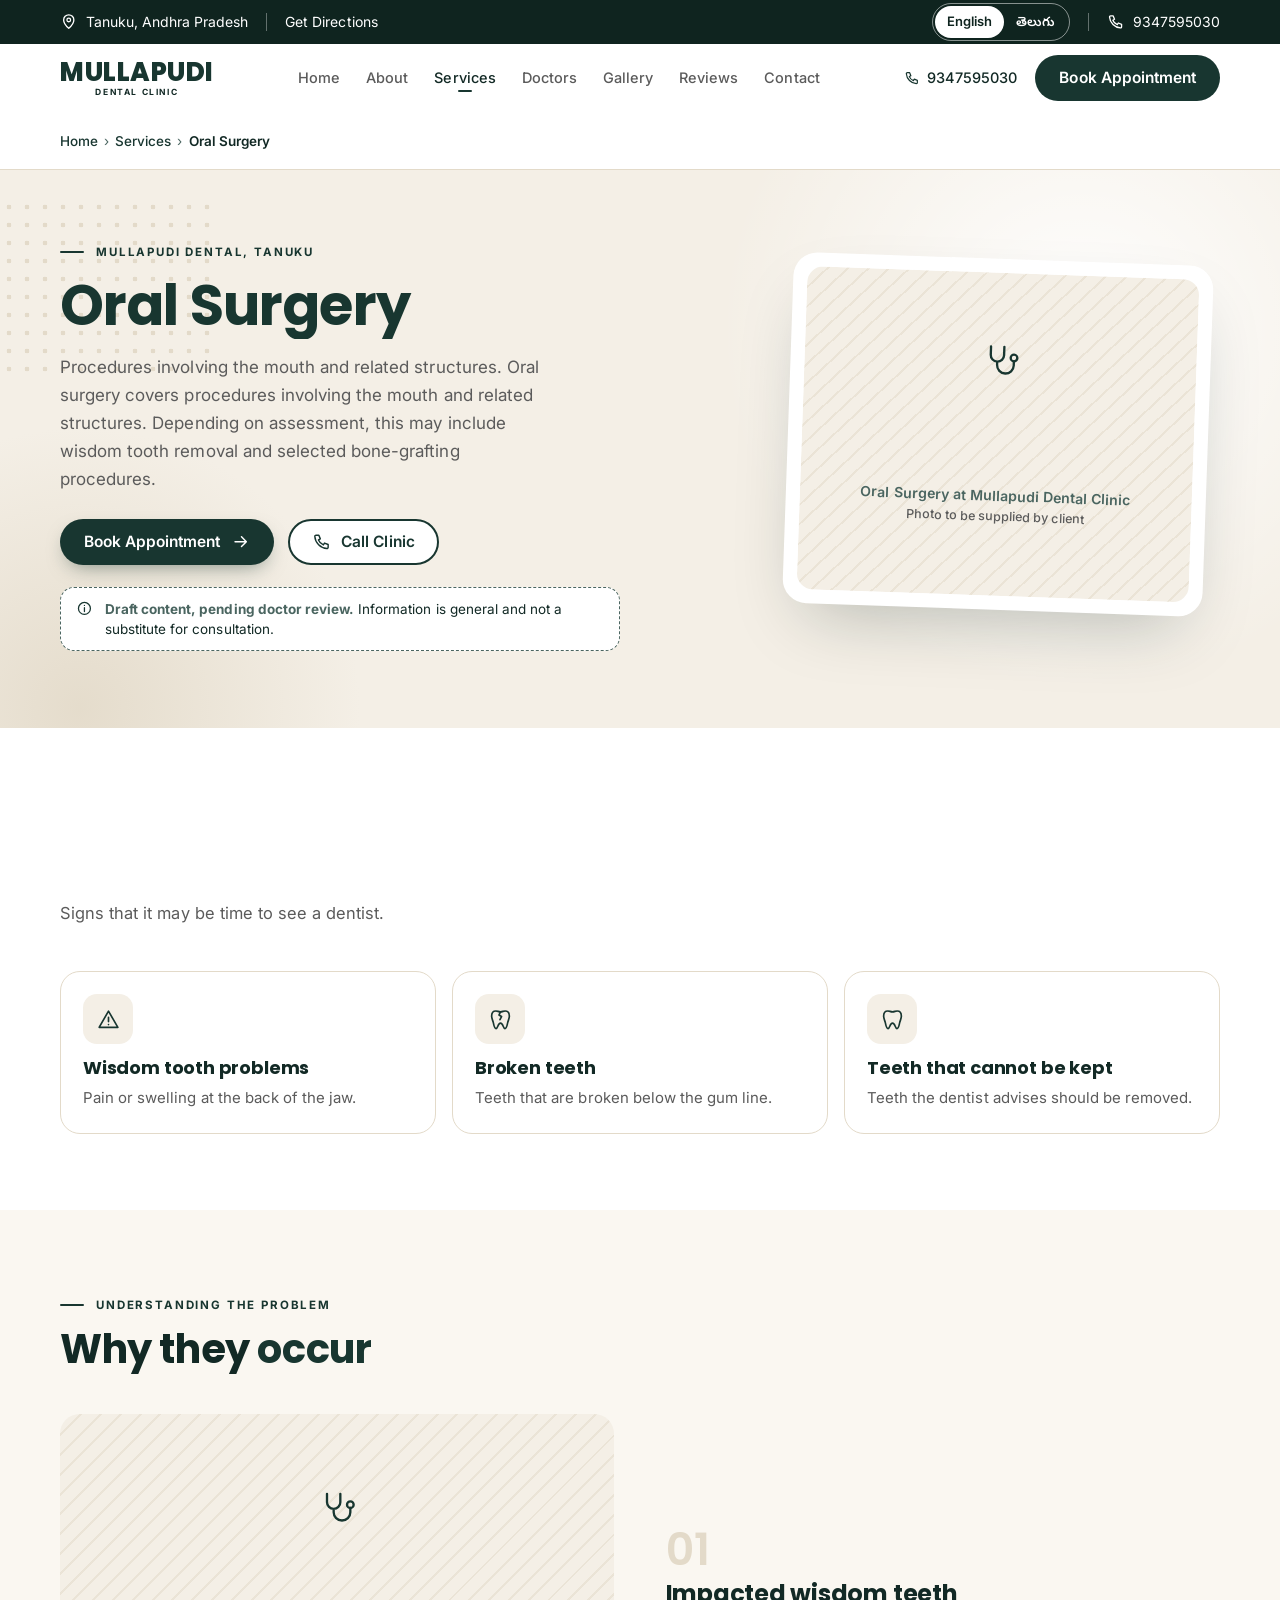
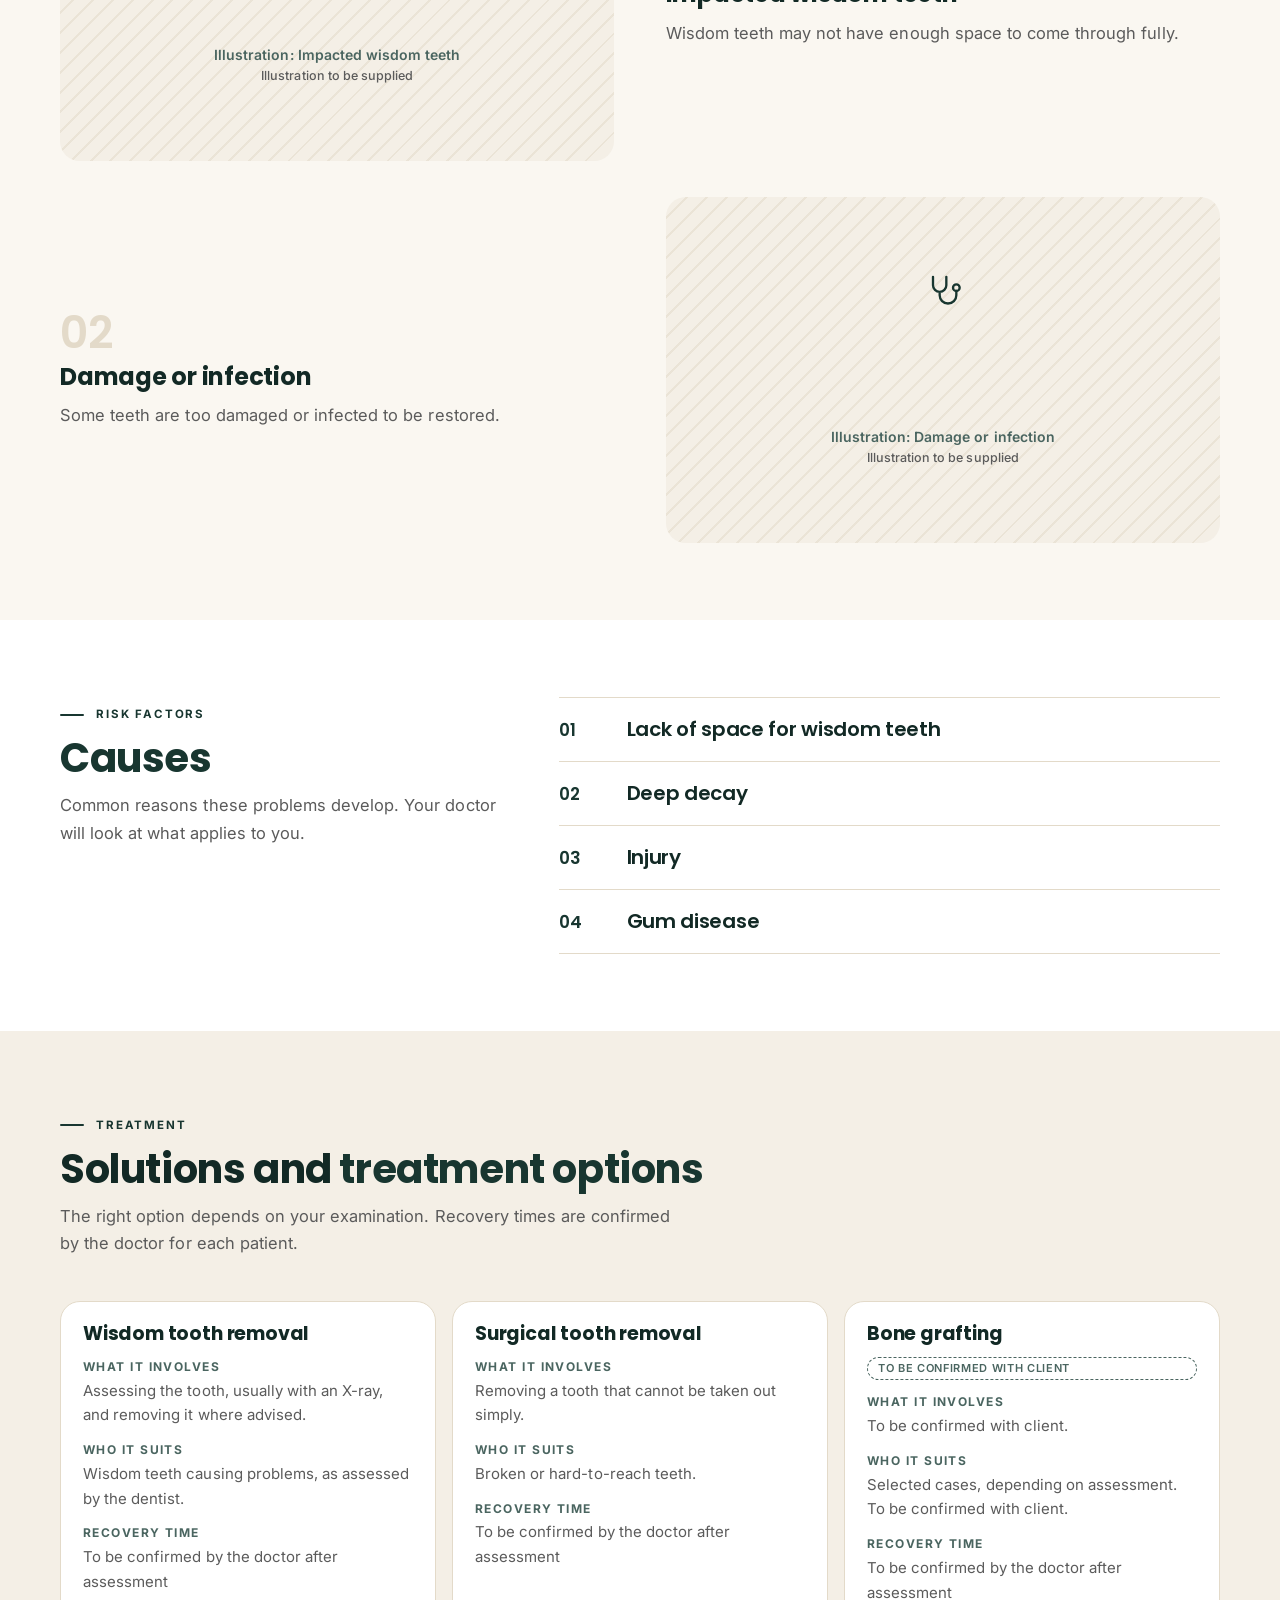
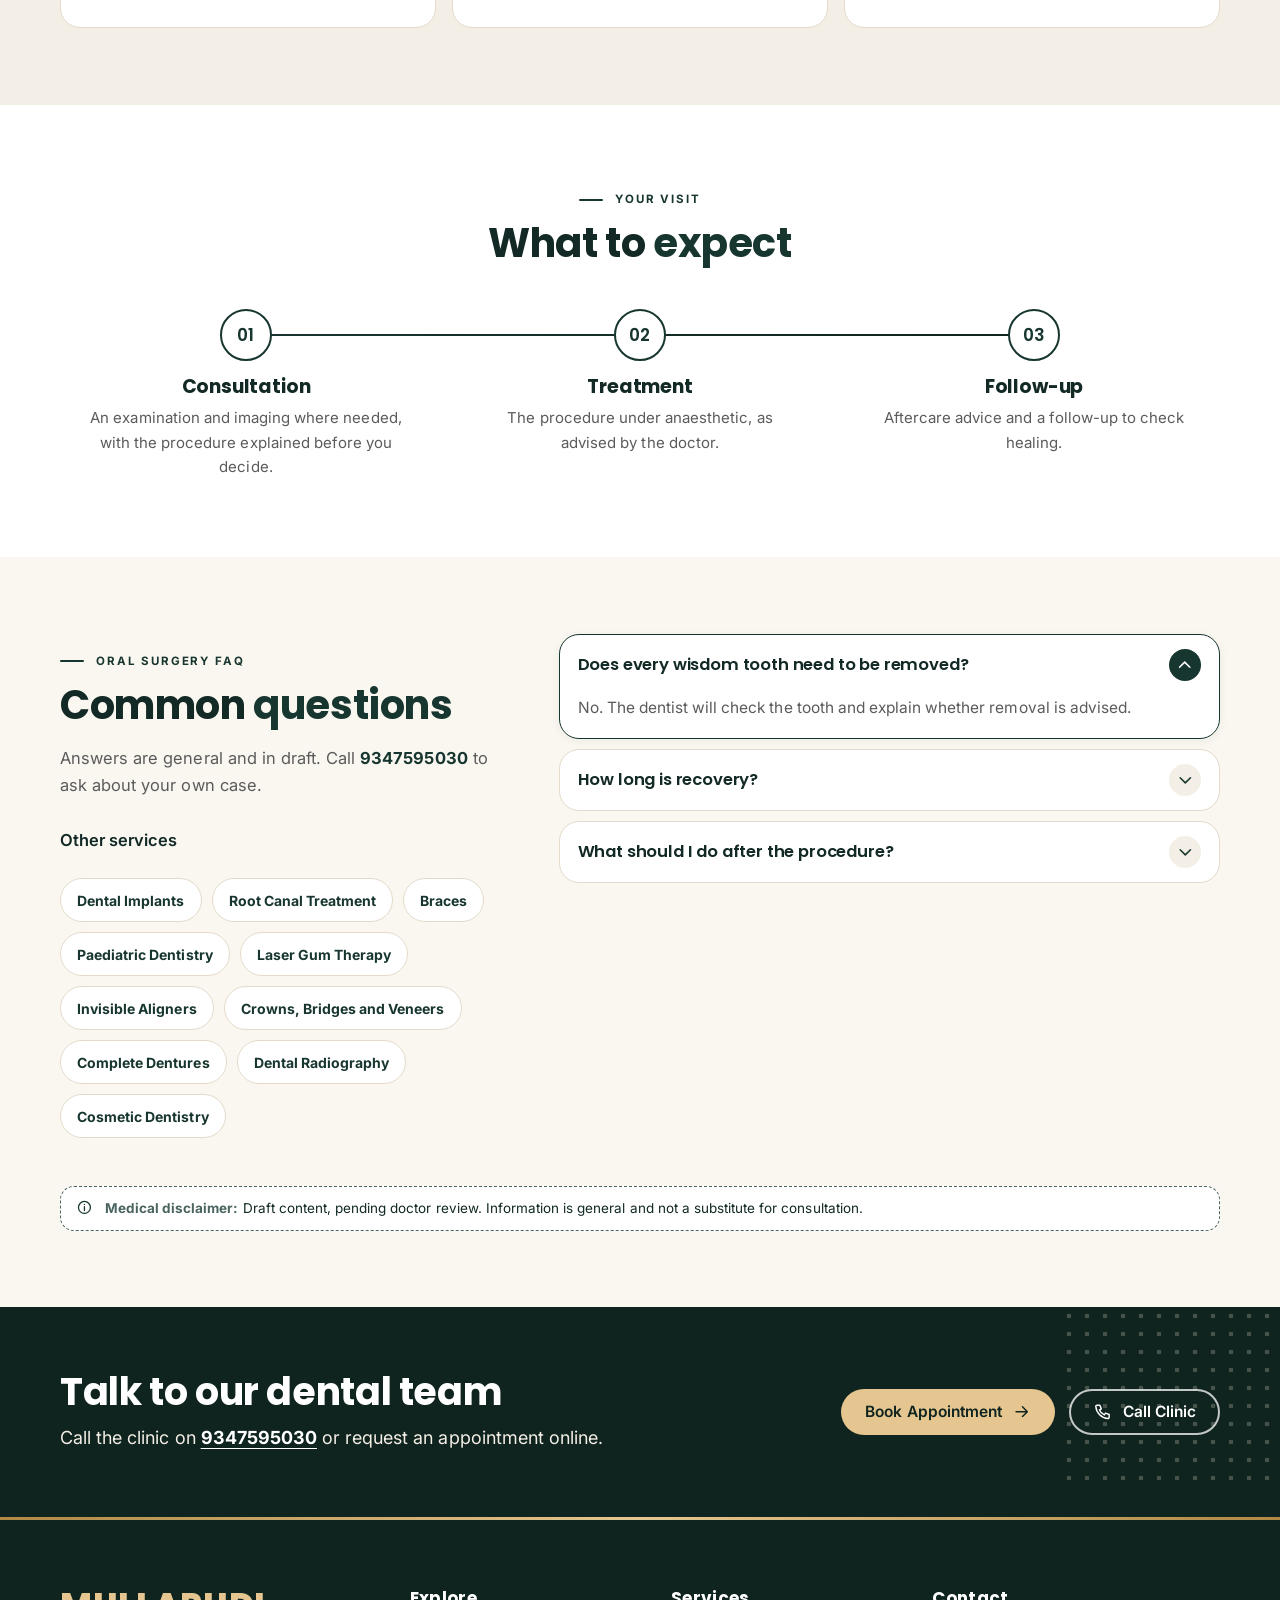
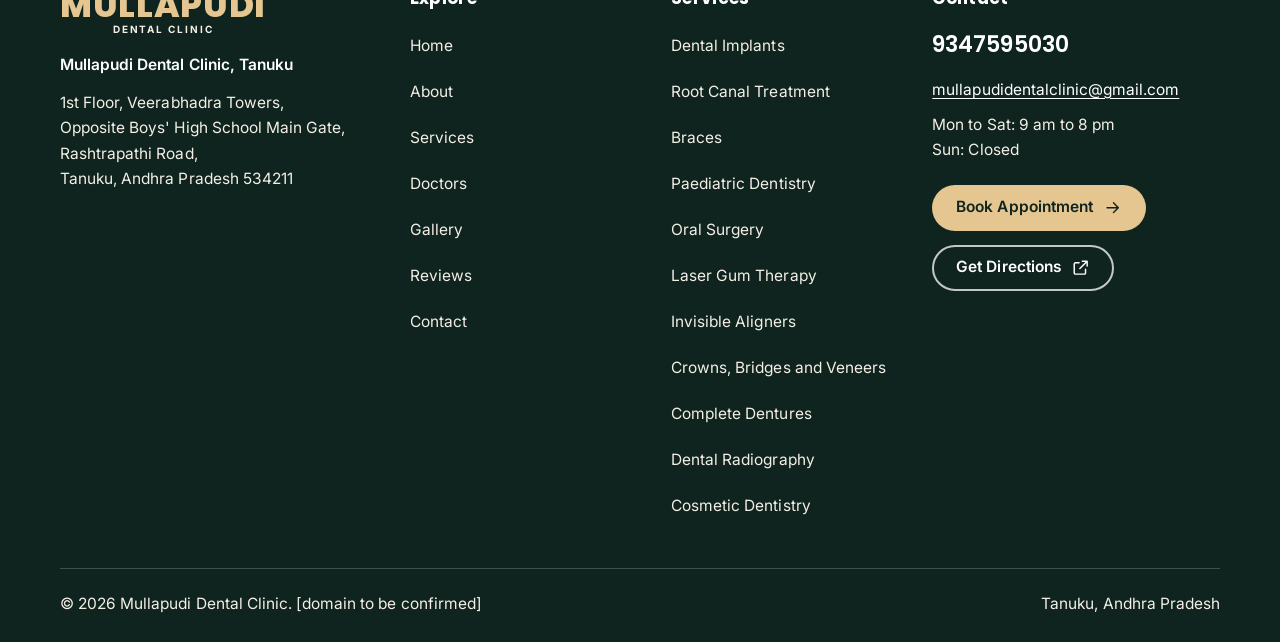
<file: services/oral-surgery/index.html>
<!DOCTYPE html>
<html lang="en">
<head>
<meta charset="utf-8">
<meta name="viewport" content="width=device-width, initial-scale=1">
<title>Oral Surgery | Mullapudi Dental Clinic, Tanuku</title>
<meta name="description" content="Oral surgery covers procedures involving the mouth and related structures. Mullapudi Dental Clinic, Tanuku.">
<meta name="theme-color" content="#183630">
<script>document.documentElement.classList.add("js");if(window.CSSViewTransitionRule)document.documentElement.classList.add("vt");setTimeout(function(){if(!window.__mdReady)document.documentElement.classList.remove("js")},3000);</script>
<!-- Browsers that support it load a service page in the background once the pointer rests on its link,
     so opening it is near instant. Other pages are only fetched ahead. -->
<script type="speculationrules">{"prerender":[{"where":{"selector_matches":"a[href*='services/']"},"eagerness":"moderate"}],"prefetch":[{"where":{"selector_matches":"a.logo, .nav a, .crumbs a"},"eagerness":"moderate"}]}</script>
<!-- Type: Poppins 700/800 (headings) + Inter (text), Google Fonts.
     Noto Sans Telugu covers Telugu text; Google only downloads it when Telugu characters appear. -->
<link rel="icon" type="image/svg+xml" href="../../assets/img/favicon.svg">
<link rel="icon" type="image/png" sizes="48x48" href="../../assets/img/favicon-48.png">
<link rel="apple-touch-icon" href="../../assets/img/apple-touch-icon.png">
<link rel="preconnect" href="https://fonts.googleapis.com">
<link rel="preconnect" href="https://fonts.gstatic.com" crossorigin>
<link rel="stylesheet" href="https://fonts.googleapis.com/css2?family=Inter:wght@400;500;600;700&amp;family=Poppins:wght@700;800&amp;display=swap" media="print" onload="this.media='all'">
<link rel="stylesheet" href="https://fonts.googleapis.com/css2?family=Noto+Sans+Telugu:wght@500;700&amp;display=swap" media="print" onload="this.media='all'">
<noscript><link rel="stylesheet" href="https://fonts.googleapis.com/css2?family=Inter:wght@400;500;600;700&amp;family=Poppins:wght@700;800&amp;display=swap"><link rel="stylesheet" href="https://fonts.googleapis.com/css2?family=Noto+Sans+Telugu:wght@500;700&amp;display=swap"></noscript>
<link rel="stylesheet" href="../../assets/css/site.css">
</head>
<body id="top">
<svg xmlns="http://www.w3.org/2000/svg" style="display:none" aria-hidden="true"><symbol id="i-arrow" viewBox="0 0 24 24"><path d="M5 12h14M13 6l6 6-6 6"/></symbol><symbol id="i-arrow-left" viewBox="0 0 24 24"><path d="M19 12H5M11 6l-6 6 6 6"/></symbol><symbol id="i-check" viewBox="0 0 24 24"><path d="M5 12.5l4.5 4.5L19 7.5"/></symbol><symbol id="i-phone" viewBox="0 0 24 24"><path d="M5 4h3.5l1.8 4.5-2.3 1.4a11 11 0 0 0 6.1 6.1l1.4-2.3L20 15.5V19a1.5 1.5 0 0 1-1.6 1.5C10.6 20 4 13.4 3.5 5.6A1.5 1.5 0 0 1 5 4z"/></symbol><symbol id="i-pin" viewBox="0 0 24 24"><path d="M12 21s-7-6.2-7-11.5a7 7 0 0 1 14 0C19 14.8 12 21 12 21z"/><circle cx="12" cy="9.5" r="2.5"/></symbol><symbol id="i-clock" viewBox="0 0 24 24"><circle cx="12" cy="12" r="8.5"/><path d="M12 7.5V12l3 2"/></symbol><symbol id="i-calendar" viewBox="0 0 24 24"><rect x="3.5" y="5" width="17" height="15.5" rx="2.5"/><path d="M3.5 10h17M8 3v4M16 3v4"/></symbol><symbol id="i-external" viewBox="0 0 24 24"><path d="M14 4h6v6M20 4l-9 9M18 14v4.5a1.5 1.5 0 0 1-1.5 1.5h-11A1.5 1.5 0 0 1 4 18.5v-11A1.5 1.5 0 0 1 5.5 6H10"/></symbol><symbol id="i-close" viewBox="0 0 24 24"><path d="M6 6l12 12M18 6L6 18"/></symbol><symbol id="i-chevron" viewBox="0 0 24 24"><path d="M6 9l6 6 6-6"/></symbol><symbol id="i-expand" viewBox="0 0 24 24"><path d="M4 9V4h5M20 9V4h-5M4 15v5h5M20 15v5h-5"/></symbol><symbol id="i-image" viewBox="0 0 24 24"><rect x="3.5" y="4.5" width="17" height="15" rx="2.5"/><circle cx="9" cy="10" r="1.8"/><path d="M20.5 16l-5-5-8.5 8.5"/></symbol><symbol id="i-user" viewBox="0 0 24 24"><circle cx="12" cy="8.5" r="4"/><path d="M4.5 20.5a7.5 7.5 0 0 1 15 0"/></symbol><symbol id="i-map" viewBox="0 0 24 24"><path d="M9 4.5l-5.5 2v13l5.5-2 6 2 5.5-2v-13l-5.5 2-6-2zM9 4.5v13M15 6.5v13"/></symbol><symbol id="i-info" viewBox="0 0 24 24"><circle cx="12" cy="12" r="8.5"/><path d="M12 11v5.5M12 7.6v.1"/></symbol><symbol id="i-star" viewBox="0 0 24 24"><path d="M12 3.3l2.6 5.5 6 .7-4.5 4.1 1.2 6-5.3-3-5.3 3 1.2-6L3.4 9.5l6-.7z"/></symbol><symbol id="i-quote" viewBox="0 0 24 24"><path d="M10 7H6.5A1.5 1.5 0 0 0 5 8.5V12h4v5H5M19 7h-3.5A1.5 1.5 0 0 0 14 8.5V12h4v5h-4"/></symbol><symbol id="i-mail" viewBox="0 0 24 24"><rect x="3.5" y="5.5" width="17" height="13" rx="2.5"/><path d="M4 7l8 6 8-6"/></symbol><symbol id="i-sun" viewBox="0 0 24 24"><circle cx="12" cy="12" r="4"/><path d="M12 2.5v2M12 19.5v2M4.6 4.6l1.4 1.4M18 18l1.4 1.4M2.5 12h2M19.5 12h2M4.6 19.4L6 18M18 6l1.4-1.4"/></symbol><symbol id="i-moon" viewBox="0 0 24 24"><path d="M20 14.5A8 8 0 0 1 9.5 4a8 8 0 1 0 10.5 10.5z"/></symbol><symbol id="i-heart" viewBox="0 0 24 24"><path d="M12 20s-7.5-4.6-7.5-10.2A4.3 4.3 0 0 1 12 7a4.3 4.3 0 0 1 7.5 2.8C19.5 15.4 12 20 12 20z"/></symbol><symbol id="i-tooth" viewBox="0 0 24 24"><path d="M7.5 3.8c1.7 0 2.6.9 4.5.9s2.8-.9 4.5-.9c2.6 0 4 2.2 4 4.9 0 2.4-1 4-1.6 6.3-.6 2.4-.9 5.7-2.6 5.7-1.9 0-1.6-5.2-4.3-5.2s-2.4 5.2-4.3 5.2c-1.7 0-2-3.3-2.6-5.7C4.5 12.7 3.5 11.1 3.5 8.7c0-2.7 1.4-4.9 4-4.9z"/></symbol><symbol id="i-implant" viewBox="0 0 24 24"><path d="M8 3.5h8c.8 0 1.5.7 1.5 1.5v1.5c0 1.4-1.1 2.5-2.5 2.5H9A2.5 2.5 0 0 1 6.5 6.5V5c0-.8.7-1.5 1.5-1.5zM9 11h6M9.5 14h5M10 17h4M10.5 20h3M12 9v12"/></symbol><symbol id="i-sparkle" viewBox="0 0 24 24"><path d="M12 3.5l1.9 5.1 5.1 1.9-5.1 1.9L12 17.5l-1.9-5.1L5 10.5l5.1-1.9zM18.5 15.5l.8 2.2 2.2.8-2.2.8-.8 2.2-.8-2.2-2.2-.8 2.2-.8z"/></symbol><symbol id="i-shield" viewBox="0 0 24 24"><path d="M12 3.5l7.5 3v5.3c0 4.4-3.2 8-7.5 9.2-4.3-1.2-7.5-4.8-7.5-9.2V6.5z"/><path d="M12 9v6M9 12h6"/></symbol><symbol id="i-profile" viewBox="0 0 24 24"><path d="M14 3.5c-4 0-7 3-7 6.8 0 1-.9 1.9-1.6 2.9-.4.5-.1 1.2.5 1.3l1.1.2v2.2c0 1.2 1 2.1 2.2 2.1H11v1.5M14 3.5c3.6 0 6.5 2.9 6.5 6.5 0 2.4-1.2 4.3-3 5.5v5"/></symbol><symbol id="i-bolt" viewBox="0 0 24 24"><path d="M13 3L5 13.5h6L10 21l8-10.5h-6z"/></symbol><symbol id="i-thermo" viewBox="0 0 24 24"><path d="M10 14.5V5a2 2 0 0 1 4 0v9.5a4 4 0 1 1-4 0z"/><path d="M12 9v7"/></symbol><symbol id="i-drop" viewBox="0 0 24 24"><path d="M12 3.5s6 6.4 6 10.6a6 6 0 0 1-12 0C6 9.9 12 3.5 12 3.5z"/></symbol><symbol id="i-alert" viewBox="0 0 24 24"><path d="M12 4l9 15.5H3z"/><path d="M12 10v4M12 16.8v.1"/></symbol><symbol id="i-crack" viewBox="0 0 24 24"><path d="M7.5 3.8c1.7 0 2.6.9 4.5.9s2.8-.9 4.5-.9c2.6 0 4 2.2 4 4.9 0 2.4-1 4-1.6 6.3-.6 2.4-.9 5.7-2.6 5.7-1.9 0-1.6-5.2-4.3-5.2s-2.4 5.2-4.3 5.2c-1.7 0-2-3.3-2.6-5.7C4.5 12.7 3.5 11.1 3.5 8.7c0-2.7 1.4-4.9 4-4.9z"/><path d="M12 4.7l-1.5 3 2.5 1.5-1.5 3"/></symbol><symbol id="i-gap" viewBox="0 0 24 24"><rect x="3.5" y="6" width="6" height="12" rx="2.5"/><rect x="14.5" y="6" width="6" height="12" rx="2.5"/><path d="M11 12h2"/></symbol><symbol id="i-layers" viewBox="0 0 24 24"><path d="M12 4l8.5 4.5L12 13 3.5 8.5z"/><path d="M3.5 12.5L12 17l8.5-4.5M3.5 16.5L12 21l8.5-4.5"/></symbol><symbol id="i-smile" viewBox="0 0 24 24"><circle cx="12" cy="12" r="8.5"/><path d="M8 13.5c1 1.6 2.4 2.5 4 2.5s3-.9 4-2.5M9 9.5v.1M15 9.5v.1"/></symbol><symbol id="i-face" viewBox="0 0 24 24"><path d="M12 3.5c4 0 7 3.2 7 7.5 0 5-3.3 9.5-7 9.5S5 16 5 11c0-4.3 3-7.5 7-7.5z"/><path d="M9.5 10.5v.1M14.5 10.5v.1M10 15.5c1.2.8 2.8.8 4 0"/></symbol><symbol id="i-circle" viewBox="0 0 24 24"><circle cx="12" cy="12" r="5.5"/><circle cx="12" cy="12" r="8.5" stroke-dasharray="2 3"/></symbol><symbol id="i-steth" viewBox="0 0 24 24"><path d="M6 3.5v5a4 4 0 0 0 8 0v-5M10 12.5v2a5 5 0 0 0 10 0V12"/><circle cx="20" cy="10" r="2"/></symbol><symbol id="i-users" viewBox="0 0 24 24"><circle cx="9" cy="8.5" r="3.5"/><path d="M2.5 20a6.5 6.5 0 0 1 13 0M16 5.2a3.5 3.5 0 0 1 0 6.6M18 14.2a6.5 6.5 0 0 1 3.5 5.8"/></symbol></svg>

<a class="skip-link" href="#main">Skip to content</a>
<div class="topbar">
  <div class="container topbar__inner">
    <div class="topbar__group">
      <span class="topbar__loc"><svg class="icon" aria-hidden="true" focusable="false"><use href="#i-pin"/></svg><span data-i18n="location">Tanuku, Andhra Pradesh</span></span>
      <span class="topbar__sep" aria-hidden="true"></span>
      <a class="topbar__dir" href="https://www.google.co.in/maps/place/Mullapudi+Dental+Clinic/@16.8696788,81.5626615,11z/data=!4m10!1m2!2m1!1smullapudi+dental!3m6!1s0x3a37b7a3e77b4e3d:0x4ba1d56a46a7574!8m2!3d16.7554642!4d81.6845425!15sChBtdWxsYXB1ZGkgZGVudGFsWhIiEG11bGxhcHVkaSBkZW50YWySAQ1kZW50YWxfY2xpbmljmgFEQ2k5RFFVbFJRVU52WkVOb2RIbGpSamx2VDJ4ck5GUnNSbFpsYWxvMlRsWktNRTlVYkZaaVJYQk5aVzFvY1U5R1JSQULgAQD6AQUIjgIQSQ!16s%2Fg%2F11tjxkw8sc?entry=ttu" target="_blank" rel="noopener"><span data-i18n="directions">Get Directions</span><span class="sr-only"> (opens Google Maps in a new tab)</span></a>
    </div>
    <div class="topbar__group">
      <div class="lang" role="group" aria-label="Language">
        <button type="button" data-lang="en" aria-pressed="true">English</button>
        <button type="button" data-lang="te" aria-pressed="false" lang="te">తెలుగు</button>
      </div>
      <span class="topbar__sep" aria-hidden="true"></span>
      <a href="tel:+919347595030"><svg class="icon" aria-hidden="true" focusable="false"><use href="#i-phone"/></svg><span><span class="sr-only">Call the clinic on </span>9347595030</span></a>
    </div>
  </div>
</div>
<header class="header">
  <div class="container header__inner">
    <a class="logo" href="../../" aria-label="Mullapudi Dental Clinic, home">
      
  <span class="logo__text logo__text--word">
    <span class="logo__name">MULLAPUDI</span>
    <span class="logo__tag">DENTAL CLINIC</span>
  </span>
    </a>
    <nav class="nav" aria-label="Main"><a href="../../" data-i18n="home">Home</a><a href="../../#about" data-i18n="about">About</a><a href="../../#services" aria-current="page" data-i18n="services">Services</a><a href="../../#doctors" data-i18n="doctors">Doctors</a><a href="../../#gallery" data-i18n="gallery">Gallery</a><a href="../../#reviews" data-i18n="reviews">Reviews</a><a href="../../#contact" data-i18n="contact">Contact</a></nav>
    <div class="header__cta">
      <a class="call-link" href="tel:+919347595030"><svg class="icon" aria-hidden="true" focusable="false"><use href="#i-phone"/></svg><span><span class="sr-only">Call the clinic on </span>9347595030</span></a>
      <a class="btn btn--primary btn--sm header__book" href="../../#booking"><span data-i18n="book">Book Appointment</span></a>
      <button class="burger" type="button" aria-expanded="false" aria-controls="mobile-menu" aria-label="Open menu"><span></span><span></span><span></span></button>
    </div>
  </div>
</header>
<div class="mmenu" id="mobile-menu" inert>
  <nav aria-label="Mobile">
    <ul class="mmenu__list">
      <li style="--i:0"><a class="btn btn--primary" href="../../#booking"><span data-i18n="book">Book Appointment</span><svg class="icon icon--arrow" aria-hidden="true" focusable="false"><use href="#i-arrow"/></svg></a></li>
      <li style="--i:1"><a href="../../"><span data-i18n="home">Home</span><svg class="icon icon--arrow" aria-hidden="true" focusable="false"><use href="#i-arrow"/></svg></a></li><li style="--i:2"><a href="../../#about"><span data-i18n="about">About</span><svg class="icon icon--arrow" aria-hidden="true" focusable="false"><use href="#i-arrow"/></svg></a></li><li style="--i:3"><a href="../../#services"><span data-i18n="services">Services</span><svg class="icon icon--arrow" aria-hidden="true" focusable="false"><use href="#i-arrow"/></svg></a></li><li style="--i:4"><a href="../../#doctors"><span data-i18n="doctors">Doctors</span><svg class="icon icon--arrow" aria-hidden="true" focusable="false"><use href="#i-arrow"/></svg></a></li><li style="--i:5"><a href="../../#gallery"><span data-i18n="gallery">Gallery</span><svg class="icon icon--arrow" aria-hidden="true" focusable="false"><use href="#i-arrow"/></svg></a></li><li style="--i:6"><a href="../../#reviews"><span data-i18n="reviews">Reviews</span><svg class="icon icon--arrow" aria-hidden="true" focusable="false"><use href="#i-arrow"/></svg></a></li><li style="--i:7"><a href="../../#contact"><span data-i18n="contact">Contact</span><svg class="icon icon--arrow" aria-hidden="true" focusable="false"><use href="#i-arrow"/></svg></a></li>
    </ul>
  </nav>
  <div class="mmenu__foot">
    <a href="tel:+919347595030">Call 9347595030</a>
    <a href="https://www.google.co.in/maps/place/Mullapudi+Dental+Clinic/@16.8696788,81.5626615,11z/data=!4m10!1m2!2m1!1smullapudi+dental!3m6!1s0x3a37b7a3e77b4e3d:0x4ba1d56a46a7574!8m2!3d16.7554642!4d81.6845425!15sChBtdWxsYXB1ZGkgZGVudGFsWhIiEG11bGxhcHVkaSBkZW50YWySAQ1kZW50YWxfY2xpbmljmgFEQ2k5RFFVbFJRVU52WkVOb2RIbGpSamx2VDJ4ck5GUnNSbFpsYWxvMlRsWktNRTlVYkZaaVJYQk5aVzFvY1U5R1JSQULgAQD6AQUIjgIQSQ!16s%2Fg%2F11tjxkw8sc?entry=ttu" target="_blank" rel="noopener">Get Directions<span class="sr-only"> (opens in a new tab)</span></a>
    <span>Mon to Sat 9 am to 8 pm · Sunday closed</span>
  </div>
</div>
<main id="main">

<nav class="crumbs" aria-label="Breadcrumb">
  <div class="container">
    <ol>
      <li><a href="../../">Home</a></li>
      <li><a href="../../#services">Services</a></li>
      <li><span aria-current="page">Oral Surgery</span></li>
    </ol>
  </div>
</nav>

<section class="hero shero" aria-labelledby="hero-title" data-float-scope>
  <div class="hero__bg" aria-hidden="true"></div>
  <div class="dots" aria-hidden="true"></div>
  <div class="container hero__grid">
    <div class="hero__copy">
      <p class="eyebrow" data-hero style="--d:0ms">Mullapudi Dental, Tanuku</p>
      <h1 class="hero__title" id="hero-title" style="margin-top:4px"><span class="line line--2"><span style="--d:40ms">Oral Surgery</span></span></h1>
      <p class="hero__sub" data-hero style="--d:110ms">Procedures involving the mouth and related structures. Oral surgery covers procedures involving the mouth and related structures. Depending on assessment, this may include wisdom tooth removal and selected bone-grafting procedures.</p>
      <div class="btn-row hero__actions" data-hero style="--d:170ms">
        <a class="btn btn--primary" href="../../?service=oral-surgery#booking">Book Appointment<svg class="icon icon--arrow" aria-hidden="true" focusable="false"><use href="#i-arrow"/></svg></a>
        <a class="btn btn--outline" href="tel:+919347595030"><svg class="icon" aria-hidden="true" focusable="false"><use href="#i-phone"/></svg>Call Clinic</a>
      </div>
      <p class="disclaimer" data-hero style="--d:230ms"><svg class="icon" aria-hidden="true" focusable="false"><use href="#i-info"/></svg><span><strong>Draft content, pending doctor review.</strong> Information is general and not a substitute for consultation.</span></p>
    </div>
    <div class="hero__visual">
      <div class="frame-parallax" data-parallax="22">
        <div class="frame" data-hero="frame" style="--d:90ms">
          <div class="ph ph--shero" role="img" aria-label="Oral Surgery at Mullapudi Dental Clinic (placeholder, photo to be supplied by client)"><svg class="icon" aria-hidden="true" focusable="false"><use href="#i-steth"/></svg><span>Oral Surgery at Mullapudi Dental Clinic<small>Photo to be supplied by client</small></span></div>
        </div>
      </div>
    </div>
  </div>
</section>

<section class="section" aria-labelledby="problems-title">
  <div class="container">
    
  <div class="section-head ">
    <div>
      <p class="eyebrow" data-reveal>Common problems</p>
      <h2 class="section-title" id="problems-title" data-reveal>Common <span class="hl">problems</span></h2>
      <p class="section-intro" data-reveal>Signs that it may be time to see a dentist.</p>
    </div>
  </div>
    <div class="problems" data-stagger="80">
      <article class="pcard" data-reveal><div class="icon-box"><svg class="icon" aria-hidden="true" focusable="false"><use href="#i-alert"/></svg></div><h3>Wisdom tooth problems</h3><p>Pain or swelling at the back of the jaw.</p></article><article class="pcard" data-reveal><div class="icon-box"><svg class="icon" aria-hidden="true" focusable="false"><use href="#i-crack"/></svg></div><h3>Broken teeth</h3><p>Teeth that are broken below the gum line.</p></article><article class="pcard" data-reveal><div class="icon-box"><svg class="icon" aria-hidden="true" focusable="false"><use href="#i-tooth"/></svg></div><h3>Teeth that cannot be kept</h3><p>Teeth the dentist advises should be removed.</p></article>
    </div>
  </div>
</section>

<section class="section section--off" aria-labelledby="why-title">
  <div class="container">
    
  <div class="section-head ">
    <div>
      <p class="eyebrow" data-reveal>Understanding the problem</p>
      <h2 class="section-title" id="why-title" data-reveal>Why they <span class="hl">occur</span></h2>
      
    </div>
  </div>
    <div class="alt">
      
      <div class="alt__row">
        <div class="alt__media" data-reveal="scale"><div class="ph " aria-hidden="true"><svg class="icon" aria-hidden="true" focusable="false"><use href="#i-steth"/></svg><span>Illustration: Impacted wisdom teeth<small>Illustration to be supplied</small></span></div></div>
        <div>
          <span class="alt__label" aria-hidden="true">01</span>
          <h3 data-reveal>Impacted wisdom teeth</h3>
          <p data-reveal>Wisdom teeth may not have enough space to come through fully.</p>
        </div>
      </div>
      <div class="alt__row">
        <div class="alt__media" data-reveal="scale"><div class="ph " aria-hidden="true"><svg class="icon" aria-hidden="true" focusable="false"><use href="#i-steth"/></svg><span>Illustration: Damage or infection<small>Illustration to be supplied</small></span></div></div>
        <div>
          <span class="alt__label" aria-hidden="true">02</span>
          <h3 data-reveal>Damage or infection</h3>
          <p data-reveal>Some teeth are too damaged or infected to be restored.</p>
        </div>
      </div>
    </div>
  </div>
</section>

<section class="section" aria-labelledby="causes-title">
  <div class="container causes-wrap">
    <div>
      <p class="eyebrow" data-reveal>Risk factors</p>
      <h2 class="section-title" id="causes-title" data-reveal><span class="hl">Causes</span></h2>
      <p class="section-intro" data-reveal>Common reasons these problems develop. Your doctor will look at what applies to you.</p>
    </div>
    <ol class="causes" data-stagger="80"><li data-reveal><span>Lack of space for wisdom teeth</span></li><li data-reveal><span>Deep decay</span></li><li data-reveal><span>Injury</span></li><li data-reveal><span>Gum disease</span></li></ol>
  </div>
</section>

<section class="section section--blush" aria-labelledby="solutions-title">
  <div class="container">
    
  <div class="section-head ">
    <div>
      <p class="eyebrow" data-reveal>Treatment</p>
      <h2 class="section-title" id="solutions-title" data-reveal>Solutions and <span class="hl">treatment options</span></h2>
      <p class="section-intro" data-reveal>The right option depends on your examination. Recovery times are confirmed by the doctor for each patient.</p>
    </div>
  </div>
    <div class="solutions" data-stagger="80">
      
      <article class="solcard" data-reveal>
        <h3>Wisdom tooth removal</h3>
        
        <dl>
          <div><dt>What it involves</dt><dd>Assessing the tooth, usually with an X-ray, and removing it where advised.</dd></div>
          <div><dt>Who it suits</dt><dd>Wisdom teeth causing problems, as assessed by the dentist.</dd></div>
          <div><dt>Recovery time</dt><dd>To be confirmed by the doctor after assessment</dd></div>
        </dl>
      </article>
      <article class="solcard" data-reveal>
        <h3>Surgical tooth removal</h3>
        
        <dl>
          <div><dt>What it involves</dt><dd>Removing a tooth that cannot be taken out simply.</dd></div>
          <div><dt>Who it suits</dt><dd>Broken or hard-to-reach teeth.</dd></div>
          <div><dt>Recovery time</dt><dd>To be confirmed by the doctor after assessment</dd></div>
        </dl>
      </article>
      <article class="solcard" data-reveal>
        <h3>Bone grafting</h3>
        <span class="tbc">To be confirmed with client</span>
        <dl>
          <div><dt>What it involves</dt><dd>To be confirmed with client.</dd></div>
          <div><dt>Who it suits</dt><dd>Selected cases, depending on assessment. To be confirmed with client.</dd></div>
          <div><dt>Recovery time</dt><dd>To be confirmed by the doctor after assessment</dd></div>
        </dl>
      </article>
    </div>
  </div>
</section>

<section class="section" aria-labelledby="expect-title">
  <div class="container">
    
  <div class="section-head section-head--center">
    <div>
      <p class="eyebrow" data-reveal>Your visit</p>
      <h2 class="section-title" id="expect-title" data-reveal>What to <span class="hl">expect</span></h2>
      
    </div>
  </div>
    <ol class="expect">
      <li class="expect__step" data-reveal style="--d:0ms"><span class="expect__n">01</span><h3>Consultation</h3><p>An examination and imaging where needed, with the procedure explained before you decide.</p></li><li class="expect__step" data-reveal style="--d:150ms"><span class="expect__n">02</span><h3>Treatment</h3><p>The procedure under anaesthetic, as advised by the doctor.</p></li><li class="expect__step" data-reveal style="--d:300ms"><span class="expect__n">03</span><h3>Follow-up</h3><p>Aftercare advice and a follow-up to check healing.</p></li>
    </ol>
    
  </div>
</section>

<section class="section section--off" aria-labelledby="sfaq-title">
  <div class="container faq">
    <div class="faq__aside">
      <p class="eyebrow" data-reveal>Oral Surgery FAQ</p>
      <h2 class="section-title" id="sfaq-title" data-reveal>Common <span class="hl">questions</span></h2>
      <p data-reveal>Answers are general and in draft. Call <a href="tel:+919347595030">9347595030</a> to ask about your own case.</p>
      <p data-reveal style="margin-top:28px;font-weight:600;color:var(--maroon-900)">Other services</p>
      <ul class="other-services" data-reveal><li><a class="chip" href="../../services/dental-implants/">Dental Implants</a></li><li><a class="chip" href="../../services/root-canal-treatment/">Root Canal Treatment</a></li><li><a class="chip" href="../../services/braces/">Braces</a></li><li><a class="chip" href="../../services/paediatric-dentistry/">Paediatric Dentistry</a></li><li><a class="chip" href="../../services/laser-gum-therapy/">Laser Gum Therapy</a></li><li><a class="chip" href="../../services/invisible-aligners/">Invisible Aligners</a></li><li><a class="chip" href="../../services/crowns-bridges-veneers/">Crowns, Bridges and Veneers</a></li><li><a class="chip" href="../../services/complete-dentures/">Complete Dentures</a></li><li><a class="chip" href="../../services/dental-radiography/">Dental Radiography</a></li><li><a class="chip" href="../../services/cosmetic-dentistry/">Cosmetic Dentistry</a></li></ul>
    </div>
    <div class="acc" data-stagger="80">
    <div class="acc__item is-open" data-reveal>
      <h3 class="acc__q"><button class="acc__btn" type="button" id="sfaq-b0" aria-expanded="true" aria-controls="sfaq-p0">Does every wisdom tooth need to be removed?<span class="acc__chev"><svg class="icon" aria-hidden="true" focusable="false"><use href="#i-chevron"/></svg></span></button></h3>
      <div class="acc__panel" id="sfaq-p0" role="region" aria-labelledby="sfaq-b0"><div><p>No. The dentist will check the tooth and explain whether removal is advised.</p></div></div>
    </div>
    <div class="acc__item" data-reveal>
      <h3 class="acc__q"><button class="acc__btn" type="button" id="sfaq-b1" aria-expanded="false" aria-controls="sfaq-p1">How long is recovery?<span class="acc__chev"><svg class="icon" aria-hidden="true" focusable="false"><use href="#i-chevron"/></svg></span></button></h3>
      <div class="acc__panel" id="sfaq-p1" role="region" aria-labelledby="sfaq-b1" inert><div><p>It depends on the procedure. The doctor will advise after assessment.</p></div></div>
    </div>
    <div class="acc__item" data-reveal>
      <h3 class="acc__q"><button class="acc__btn" type="button" id="sfaq-b2" aria-expanded="false" aria-controls="sfaq-p2">What should I do after the procedure?<span class="acc__chev"><svg class="icon" aria-hidden="true" focusable="false"><use href="#i-chevron"/></svg></span></button></h3>
      <div class="acc__panel" id="sfaq-p2" role="region" aria-labelledby="sfaq-b2" inert><div><p>Follow the aftercare instructions from the clinic, and contact the clinic if you have concerns.</p></div></div>
    </div>
  </div>
  </div>
  <div class="container" style="margin-top:48px">
    <p class="disclaimer" data-reveal><svg class="icon" aria-hidden="true" focusable="false"><use href="#i-info"/></svg><span><strong>Medical disclaimer:</strong> Draft content, pending doctor review. Information is general and not a substitute for consultation.</span></p>
  </div>
</section>

<section class="band" aria-labelledby="band-title">
  <div class="dots" aria-hidden="true"></div>
  <div class="container band__inner">
    <div>
      <h2 id="band-title" data-reveal>Talk to our dental team</h2>
      <p data-reveal>Call the clinic on <a href="tel:+919347595030">9347595030</a> or request an appointment online.</p>
    </div>
    <div class="btn-row" data-reveal>
      <a class="btn btn--yellow" href="../../?service=oral-surgery#booking">Book Appointment<svg class="icon icon--arrow" aria-hidden="true" focusable="false"><use href="#i-arrow"/></svg></a>
      <a class="btn btn--ghost-light" href="tel:+919347595030"><svg class="icon" aria-hidden="true" focusable="false"><use href="#i-phone"/></svg>Call Clinic</a>
    </div>
  </div>
</section>
</main>

<footer class="footer">
  <div class="container">
    <div class="footer__grid">
      <div>
        <a class="logo" href="../../" aria-label="Mullapudi Dental Clinic, home">
  <span class="logo__text logo__text--word">
    <span class="logo__name">MULLAPUDI</span>
    <span class="logo__tag">DENTAL CLINIC</span>
  </span></a>
        <p class="footer__tag">Mullapudi Dental Clinic, Tanuku</p>
        <address style="margin-top:12px">1st Floor, Veerabhadra Towers,<br>Opposite Boys' High School Main Gate, Rashtrapathi Road,<br>Tanuku, Andhra Pradesh 534211</address>
      </div>
      <div>
        <h2>Explore</h2>
        <ul>
          <li><a href="../../">Home</a></li>
          <li><a href="../../#about">About</a></li>
          <li><a href="../../#services">Services</a></li>
          <li><a href="../../#doctors">Doctors</a></li>
          <li><a href="../../#gallery">Gallery</a></li>
          <li><a href="../../#reviews">Reviews</a></li>
          <li><a href="../../#contact">Contact</a></li>
        </ul>
      </div>
      <div>
        <h2>Services</h2>
        <ul><li><a href="../../services/dental-implants/">Dental Implants</a></li><li><a href="../../services/root-canal-treatment/">Root Canal Treatment</a></li><li><a href="../../services/braces/">Braces</a></li><li><a href="../../services/paediatric-dentistry/">Paediatric Dentistry</a></li><li><a href="../../services/oral-surgery/">Oral Surgery</a></li><li><a href="../../services/laser-gum-therapy/">Laser Gum Therapy</a></li><li><a href="../../services/invisible-aligners/">Invisible Aligners</a></li><li><a href="../../services/crowns-bridges-veneers/">Crowns, Bridges and Veneers</a></li><li><a href="../../services/complete-dentures/">Complete Dentures</a></li><li><a href="../../services/dental-radiography/">Dental Radiography</a></li><li><a href="../../services/cosmetic-dentistry/">Cosmetic Dentistry</a></li></ul>
      </div>
      <div>
        <h2>Contact</h2>
        <a class="tel" href="tel:+919347595030">9347595030</a>
        <p><a class="footer__mail" href="mailto:mullapudidentalclinic@gmail.com">mullapudidentalclinic@gmail.com</a></p>
        <p>Mon to Sat: 9 am to 8 pm<br>Sun: Closed</p>
        <div class="btn-row">
          <a class="btn btn--yellow" href="../../#booking">Book Appointment<svg class="icon icon--arrow" aria-hidden="true" focusable="false"><use href="#i-arrow"/></svg></a>
          <a class="btn btn--ghost-light" href="https://www.google.co.in/maps/place/Mullapudi+Dental+Clinic/@16.8696788,81.5626615,11z/data=!4m10!1m2!2m1!1smullapudi+dental!3m6!1s0x3a37b7a3e77b4e3d:0x4ba1d56a46a7574!8m2!3d16.7554642!4d81.6845425!15sChBtdWxsYXB1ZGkgZGVudGFsWhIiEG11bGxhcHVkaSBkZW50YWySAQ1kZW50YWxfY2xpbmljmgFEQ2k5RFFVbFJRVU52WkVOb2RIbGpSamx2VDJ4ck5GUnNSbFpsYWxvMlRsWktNRTlVYkZaaVJYQk5aVzFvY1U5R1JSQULgAQD6AQUIjgIQSQ!16s%2Fg%2F11tjxkw8sc?entry=ttu" target="_blank" rel="noopener">Get Directions<svg class="icon" aria-hidden="true" focusable="false"><use href="#i-external"/></svg><span class="sr-only"> (opens in a new tab)</span></a>
        </div>
      </div>
    </div>
    <div class="footer__bottom">
      <p>© 2026 Mullapudi Dental Clinic. [domain to be confirmed]</p>
      <p>Tanuku, Andhra Pradesh</p>
    </div>
  </div>
</footer>
<a class="btn btn--primary fab" href="../../#booking">Book<svg class="icon" aria-hidden="true" focusable="false"><use href="#i-calendar"/></svg></a>
<nav class="mbar" aria-label="Quick actions">
  <a href="tel:+919347595030"><svg class="icon" aria-hidden="true" focusable="false"><use href="#i-phone"/></svg>Call</a>
  <a href="https://www.google.co.in/maps/place/Mullapudi+Dental+Clinic/@16.8696788,81.5626615,11z/data=!4m10!1m2!2m1!1smullapudi+dental!3m6!1s0x3a37b7a3e77b4e3d:0x4ba1d56a46a7574!8m2!3d16.7554642!4d81.6845425!15sChBtdWxsYXB1ZGkgZGVudGFsWhIiEG11bGxhcHVkaSBkZW50YWySAQ1kZW50YWxfY2xpbmljmgFEQ2k5RFFVbFJRVU52WkVOb2RIbGpSamx2VDJ4ck5GUnNSbFpsYWxvMlRsWktNRTlVYkZaaVJYQk5aVzFvY1U5R1JSQULgAQD6AQUIjgIQSQ!16s%2Fg%2F11tjxkw8sc?entry=ttu" target="_blank" rel="noopener"><svg class="icon" aria-hidden="true" focusable="false"><use href="#i-pin"/></svg>Directions<span class="sr-only"> (opens in a new tab)</span></a>
</nav>

<script src="../../assets/js/site.js" defer></script>
</body>
</html>
</file>
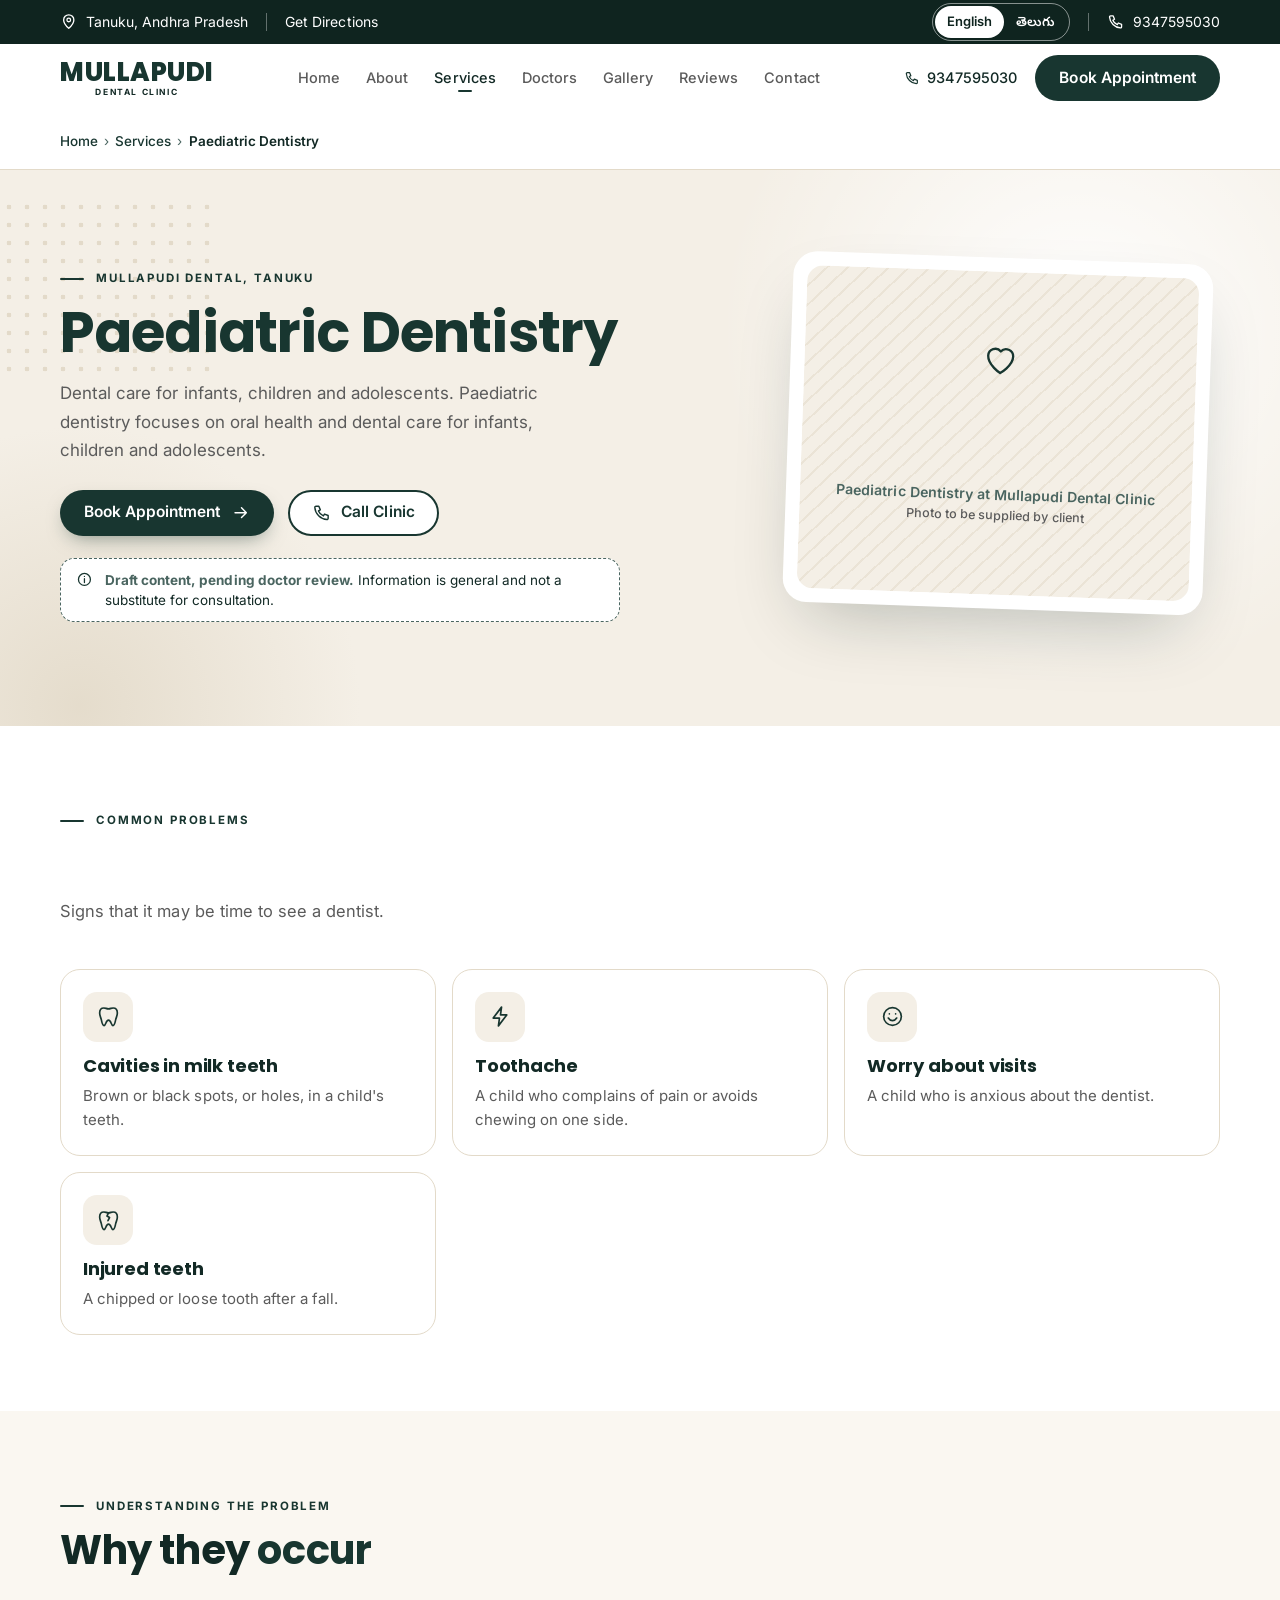
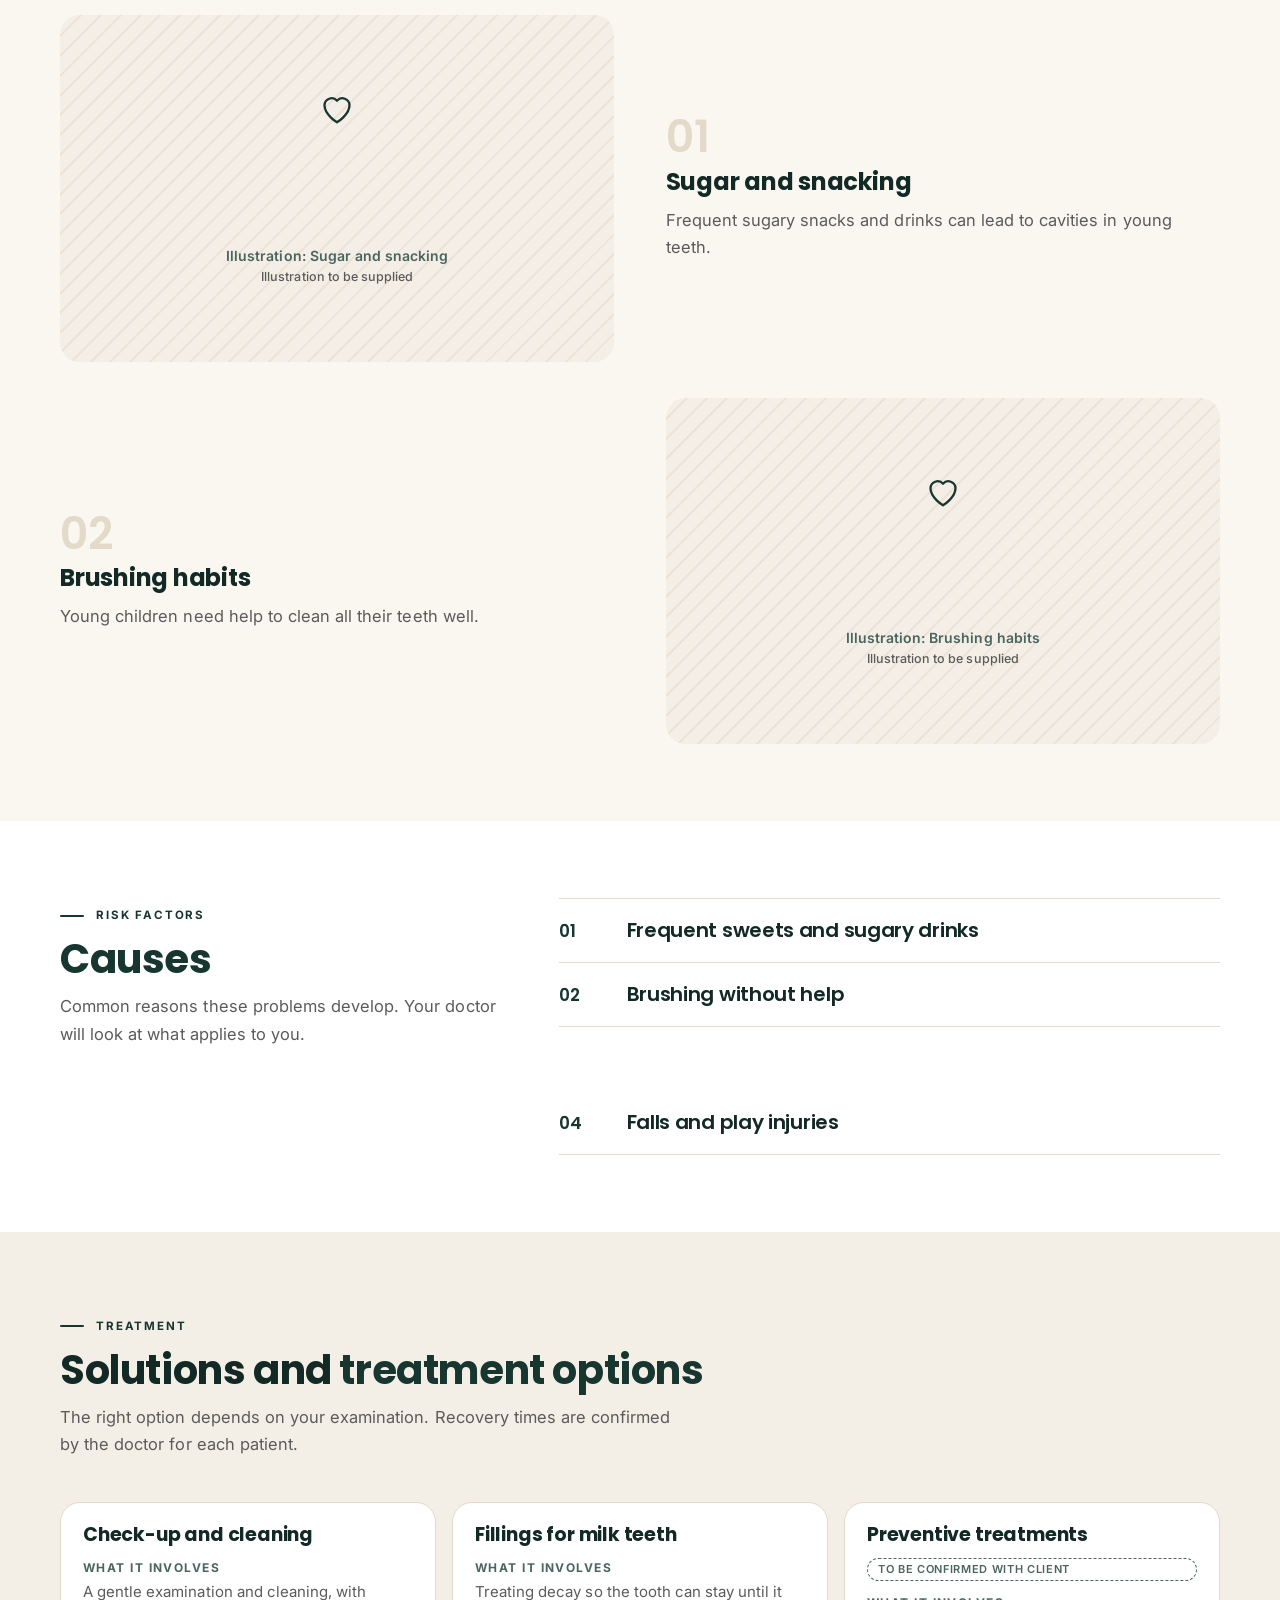
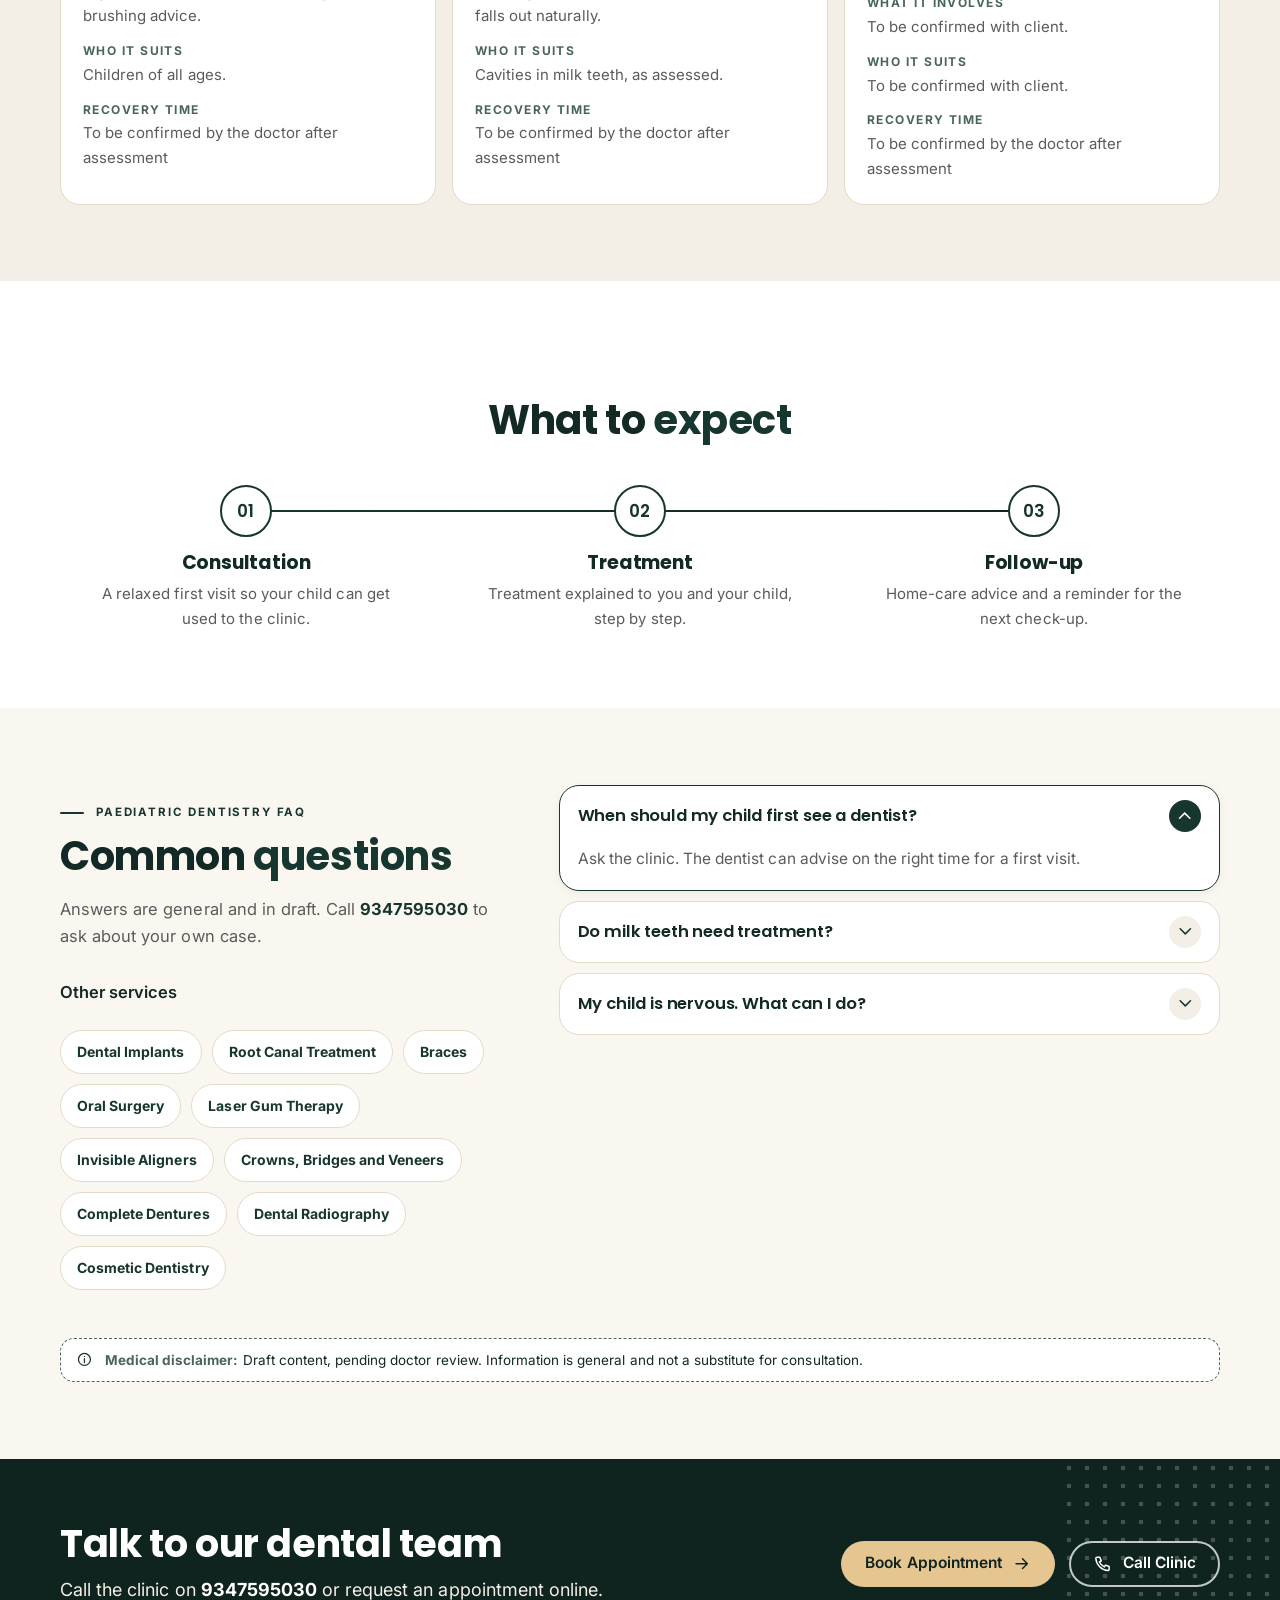
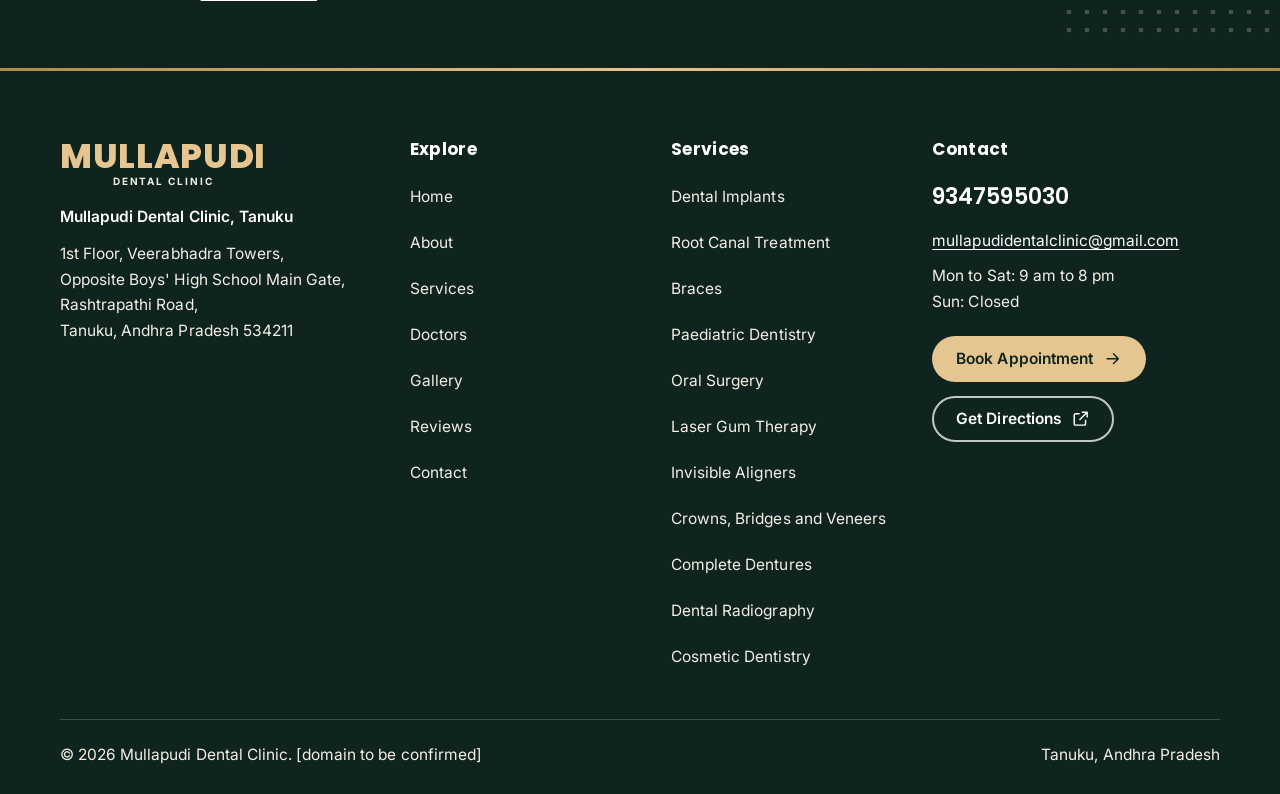
<file: services/paediatric-dentistry/index.html>
<!DOCTYPE html>
<html lang="en">
<head>
<meta charset="utf-8">
<meta name="viewport" content="width=device-width, initial-scale=1">
<title>Paediatric Dentistry | Mullapudi Dental Clinic, Tanuku</title>
<meta name="description" content="Paediatric dentistry focuses on oral health and dental care for infants, children and adolescents. Mullapudi Dental Clinic, Tanuku.">
<meta name="theme-color" content="#183630">
<script>document.documentElement.classList.add("js");if(window.CSSViewTransitionRule)document.documentElement.classList.add("vt");setTimeout(function(){if(!window.__mdReady)document.documentElement.classList.remove("js")},3000);</script>
<!-- Browsers that support it load a service page in the background once the pointer rests on its link,
     so opening it is near instant. Other pages are only fetched ahead. -->
<script type="speculationrules">{"prerender":[{"where":{"selector_matches":"a[href*='services/']"},"eagerness":"moderate"}],"prefetch":[{"where":{"selector_matches":"a.logo, .nav a, .crumbs a"},"eagerness":"moderate"}]}</script>
<!-- Type: Poppins 700/800 (headings) + Inter (text), Google Fonts.
     Noto Sans Telugu covers Telugu text; Google only downloads it when Telugu characters appear. -->
<link rel="icon" type="image/svg+xml" href="../../assets/img/favicon.svg">
<link rel="icon" type="image/png" sizes="48x48" href="../../assets/img/favicon-48.png">
<link rel="apple-touch-icon" href="../../assets/img/apple-touch-icon.png">
<link rel="preconnect" href="https://fonts.googleapis.com">
<link rel="preconnect" href="https://fonts.gstatic.com" crossorigin>
<link rel="stylesheet" href="https://fonts.googleapis.com/css2?family=Inter:wght@400;500;600;700&amp;family=Poppins:wght@700;800&amp;display=swap" media="print" onload="this.media='all'">
<link rel="stylesheet" href="https://fonts.googleapis.com/css2?family=Noto+Sans+Telugu:wght@500;700&amp;display=swap" media="print" onload="this.media='all'">
<noscript><link rel="stylesheet" href="https://fonts.googleapis.com/css2?family=Inter:wght@400;500;600;700&amp;family=Poppins:wght@700;800&amp;display=swap"><link rel="stylesheet" href="https://fonts.googleapis.com/css2?family=Noto+Sans+Telugu:wght@500;700&amp;display=swap"></noscript>
<link rel="stylesheet" href="../../assets/css/site.css">
</head>
<body id="top">
<svg xmlns="http://www.w3.org/2000/svg" style="display:none" aria-hidden="true"><symbol id="i-arrow" viewBox="0 0 24 24"><path d="M5 12h14M13 6l6 6-6 6"/></symbol><symbol id="i-arrow-left" viewBox="0 0 24 24"><path d="M19 12H5M11 6l-6 6 6 6"/></symbol><symbol id="i-check" viewBox="0 0 24 24"><path d="M5 12.5l4.5 4.5L19 7.5"/></symbol><symbol id="i-phone" viewBox="0 0 24 24"><path d="M5 4h3.5l1.8 4.5-2.3 1.4a11 11 0 0 0 6.1 6.1l1.4-2.3L20 15.5V19a1.5 1.5 0 0 1-1.6 1.5C10.6 20 4 13.4 3.5 5.6A1.5 1.5 0 0 1 5 4z"/></symbol><symbol id="i-pin" viewBox="0 0 24 24"><path d="M12 21s-7-6.2-7-11.5a7 7 0 0 1 14 0C19 14.8 12 21 12 21z"/><circle cx="12" cy="9.5" r="2.5"/></symbol><symbol id="i-clock" viewBox="0 0 24 24"><circle cx="12" cy="12" r="8.5"/><path d="M12 7.5V12l3 2"/></symbol><symbol id="i-calendar" viewBox="0 0 24 24"><rect x="3.5" y="5" width="17" height="15.5" rx="2.5"/><path d="M3.5 10h17M8 3v4M16 3v4"/></symbol><symbol id="i-external" viewBox="0 0 24 24"><path d="M14 4h6v6M20 4l-9 9M18 14v4.5a1.5 1.5 0 0 1-1.5 1.5h-11A1.5 1.5 0 0 1 4 18.5v-11A1.5 1.5 0 0 1 5.5 6H10"/></symbol><symbol id="i-close" viewBox="0 0 24 24"><path d="M6 6l12 12M18 6L6 18"/></symbol><symbol id="i-chevron" viewBox="0 0 24 24"><path d="M6 9l6 6 6-6"/></symbol><symbol id="i-expand" viewBox="0 0 24 24"><path d="M4 9V4h5M20 9V4h-5M4 15v5h5M20 15v5h-5"/></symbol><symbol id="i-image" viewBox="0 0 24 24"><rect x="3.5" y="4.5" width="17" height="15" rx="2.5"/><circle cx="9" cy="10" r="1.8"/><path d="M20.5 16l-5-5-8.5 8.5"/></symbol><symbol id="i-user" viewBox="0 0 24 24"><circle cx="12" cy="8.5" r="4"/><path d="M4.5 20.5a7.5 7.5 0 0 1 15 0"/></symbol><symbol id="i-map" viewBox="0 0 24 24"><path d="M9 4.5l-5.5 2v13l5.5-2 6 2 5.5-2v-13l-5.5 2-6-2zM9 4.5v13M15 6.5v13"/></symbol><symbol id="i-info" viewBox="0 0 24 24"><circle cx="12" cy="12" r="8.5"/><path d="M12 11v5.5M12 7.6v.1"/></symbol><symbol id="i-star" viewBox="0 0 24 24"><path d="M12 3.3l2.6 5.5 6 .7-4.5 4.1 1.2 6-5.3-3-5.3 3 1.2-6L3.4 9.5l6-.7z"/></symbol><symbol id="i-quote" viewBox="0 0 24 24"><path d="M10 7H6.5A1.5 1.5 0 0 0 5 8.5V12h4v5H5M19 7h-3.5A1.5 1.5 0 0 0 14 8.5V12h4v5h-4"/></symbol><symbol id="i-mail" viewBox="0 0 24 24"><rect x="3.5" y="5.5" width="17" height="13" rx="2.5"/><path d="M4 7l8 6 8-6"/></symbol><symbol id="i-sun" viewBox="0 0 24 24"><circle cx="12" cy="12" r="4"/><path d="M12 2.5v2M12 19.5v2M4.6 4.6l1.4 1.4M18 18l1.4 1.4M2.5 12h2M19.5 12h2M4.6 19.4L6 18M18 6l1.4-1.4"/></symbol><symbol id="i-moon" viewBox="0 0 24 24"><path d="M20 14.5A8 8 0 0 1 9.5 4a8 8 0 1 0 10.5 10.5z"/></symbol><symbol id="i-heart" viewBox="0 0 24 24"><path d="M12 20s-7.5-4.6-7.5-10.2A4.3 4.3 0 0 1 12 7a4.3 4.3 0 0 1 7.5 2.8C19.5 15.4 12 20 12 20z"/></symbol><symbol id="i-tooth" viewBox="0 0 24 24"><path d="M7.5 3.8c1.7 0 2.6.9 4.5.9s2.8-.9 4.5-.9c2.6 0 4 2.2 4 4.9 0 2.4-1 4-1.6 6.3-.6 2.4-.9 5.7-2.6 5.7-1.9 0-1.6-5.2-4.3-5.2s-2.4 5.2-4.3 5.2c-1.7 0-2-3.3-2.6-5.7C4.5 12.7 3.5 11.1 3.5 8.7c0-2.7 1.4-4.9 4-4.9z"/></symbol><symbol id="i-implant" viewBox="0 0 24 24"><path d="M8 3.5h8c.8 0 1.5.7 1.5 1.5v1.5c0 1.4-1.1 2.5-2.5 2.5H9A2.5 2.5 0 0 1 6.5 6.5V5c0-.8.7-1.5 1.5-1.5zM9 11h6M9.5 14h5M10 17h4M10.5 20h3M12 9v12"/></symbol><symbol id="i-sparkle" viewBox="0 0 24 24"><path d="M12 3.5l1.9 5.1 5.1 1.9-5.1 1.9L12 17.5l-1.9-5.1L5 10.5l5.1-1.9zM18.5 15.5l.8 2.2 2.2.8-2.2.8-.8 2.2-.8-2.2-2.2-.8 2.2-.8z"/></symbol><symbol id="i-shield" viewBox="0 0 24 24"><path d="M12 3.5l7.5 3v5.3c0 4.4-3.2 8-7.5 9.2-4.3-1.2-7.5-4.8-7.5-9.2V6.5z"/><path d="M12 9v6M9 12h6"/></symbol><symbol id="i-profile" viewBox="0 0 24 24"><path d="M14 3.5c-4 0-7 3-7 6.8 0 1-.9 1.9-1.6 2.9-.4.5-.1 1.2.5 1.3l1.1.2v2.2c0 1.2 1 2.1 2.2 2.1H11v1.5M14 3.5c3.6 0 6.5 2.9 6.5 6.5 0 2.4-1.2 4.3-3 5.5v5"/></symbol><symbol id="i-bolt" viewBox="0 0 24 24"><path d="M13 3L5 13.5h6L10 21l8-10.5h-6z"/></symbol><symbol id="i-thermo" viewBox="0 0 24 24"><path d="M10 14.5V5a2 2 0 0 1 4 0v9.5a4 4 0 1 1-4 0z"/><path d="M12 9v7"/></symbol><symbol id="i-drop" viewBox="0 0 24 24"><path d="M12 3.5s6 6.4 6 10.6a6 6 0 0 1-12 0C6 9.9 12 3.5 12 3.5z"/></symbol><symbol id="i-alert" viewBox="0 0 24 24"><path d="M12 4l9 15.5H3z"/><path d="M12 10v4M12 16.8v.1"/></symbol><symbol id="i-crack" viewBox="0 0 24 24"><path d="M7.5 3.8c1.7 0 2.6.9 4.5.9s2.8-.9 4.5-.9c2.6 0 4 2.2 4 4.9 0 2.4-1 4-1.6 6.3-.6 2.4-.9 5.7-2.6 5.7-1.9 0-1.6-5.2-4.3-5.2s-2.4 5.2-4.3 5.2c-1.7 0-2-3.3-2.6-5.7C4.5 12.7 3.5 11.1 3.5 8.7c0-2.7 1.4-4.9 4-4.9z"/><path d="M12 4.7l-1.5 3 2.5 1.5-1.5 3"/></symbol><symbol id="i-gap" viewBox="0 0 24 24"><rect x="3.5" y="6" width="6" height="12" rx="2.5"/><rect x="14.5" y="6" width="6" height="12" rx="2.5"/><path d="M11 12h2"/></symbol><symbol id="i-layers" viewBox="0 0 24 24"><path d="M12 4l8.5 4.5L12 13 3.5 8.5z"/><path d="M3.5 12.5L12 17l8.5-4.5M3.5 16.5L12 21l8.5-4.5"/></symbol><symbol id="i-smile" viewBox="0 0 24 24"><circle cx="12" cy="12" r="8.5"/><path d="M8 13.5c1 1.6 2.4 2.5 4 2.5s3-.9 4-2.5M9 9.5v.1M15 9.5v.1"/></symbol><symbol id="i-face" viewBox="0 0 24 24"><path d="M12 3.5c4 0 7 3.2 7 7.5 0 5-3.3 9.5-7 9.5S5 16 5 11c0-4.3 3-7.5 7-7.5z"/><path d="M9.5 10.5v.1M14.5 10.5v.1M10 15.5c1.2.8 2.8.8 4 0"/></symbol><symbol id="i-circle" viewBox="0 0 24 24"><circle cx="12" cy="12" r="5.5"/><circle cx="12" cy="12" r="8.5" stroke-dasharray="2 3"/></symbol><symbol id="i-steth" viewBox="0 0 24 24"><path d="M6 3.5v5a4 4 0 0 0 8 0v-5M10 12.5v2a5 5 0 0 0 10 0V12"/><circle cx="20" cy="10" r="2"/></symbol><symbol id="i-users" viewBox="0 0 24 24"><circle cx="9" cy="8.5" r="3.5"/><path d="M2.5 20a6.5 6.5 0 0 1 13 0M16 5.2a3.5 3.5 0 0 1 0 6.6M18 14.2a6.5 6.5 0 0 1 3.5 5.8"/></symbol></svg>

<a class="skip-link" href="#main">Skip to content</a>
<div class="topbar">
  <div class="container topbar__inner">
    <div class="topbar__group">
      <span class="topbar__loc"><svg class="icon" aria-hidden="true" focusable="false"><use href="#i-pin"/></svg><span data-i18n="location">Tanuku, Andhra Pradesh</span></span>
      <span class="topbar__sep" aria-hidden="true"></span>
      <a class="topbar__dir" href="https://www.google.co.in/maps/place/Mullapudi+Dental+Clinic/@16.8696788,81.5626615,11z/data=!4m10!1m2!2m1!1smullapudi+dental!3m6!1s0x3a37b7a3e77b4e3d:0x4ba1d56a46a7574!8m2!3d16.7554642!4d81.6845425!15sChBtdWxsYXB1ZGkgZGVudGFsWhIiEG11bGxhcHVkaSBkZW50YWySAQ1kZW50YWxfY2xpbmljmgFEQ2k5RFFVbFJRVU52WkVOb2RIbGpSamx2VDJ4ck5GUnNSbFpsYWxvMlRsWktNRTlVYkZaaVJYQk5aVzFvY1U5R1JSQULgAQD6AQUIjgIQSQ!16s%2Fg%2F11tjxkw8sc?entry=ttu" target="_blank" rel="noopener"><span data-i18n="directions">Get Directions</span><span class="sr-only"> (opens Google Maps in a new tab)</span></a>
    </div>
    <div class="topbar__group">
      <div class="lang" role="group" aria-label="Language">
        <button type="button" data-lang="en" aria-pressed="true">English</button>
        <button type="button" data-lang="te" aria-pressed="false" lang="te">తెలుగు</button>
      </div>
      <span class="topbar__sep" aria-hidden="true"></span>
      <a href="tel:+919347595030"><svg class="icon" aria-hidden="true" focusable="false"><use href="#i-phone"/></svg><span><span class="sr-only">Call the clinic on </span>9347595030</span></a>
    </div>
  </div>
</div>
<header class="header">
  <div class="container header__inner">
    <a class="logo" href="../../" aria-label="Mullapudi Dental Clinic, home">
      
  <span class="logo__text logo__text--word">
    <span class="logo__name">MULLAPUDI</span>
    <span class="logo__tag">DENTAL CLINIC</span>
  </span>
    </a>
    <nav class="nav" aria-label="Main"><a href="../../" data-i18n="home">Home</a><a href="../../#about" data-i18n="about">About</a><a href="../../#services" aria-current="page" data-i18n="services">Services</a><a href="../../#doctors" data-i18n="doctors">Doctors</a><a href="../../#gallery" data-i18n="gallery">Gallery</a><a href="../../#reviews" data-i18n="reviews">Reviews</a><a href="../../#contact" data-i18n="contact">Contact</a></nav>
    <div class="header__cta">
      <a class="call-link" href="tel:+919347595030"><svg class="icon" aria-hidden="true" focusable="false"><use href="#i-phone"/></svg><span><span class="sr-only">Call the clinic on </span>9347595030</span></a>
      <a class="btn btn--primary btn--sm header__book" href="../../#booking"><span data-i18n="book">Book Appointment</span></a>
      <button class="burger" type="button" aria-expanded="false" aria-controls="mobile-menu" aria-label="Open menu"><span></span><span></span><span></span></button>
    </div>
  </div>
</header>
<div class="mmenu" id="mobile-menu" inert>
  <nav aria-label="Mobile">
    <ul class="mmenu__list">
      <li style="--i:0"><a class="btn btn--primary" href="../../#booking"><span data-i18n="book">Book Appointment</span><svg class="icon icon--arrow" aria-hidden="true" focusable="false"><use href="#i-arrow"/></svg></a></li>
      <li style="--i:1"><a href="../../"><span data-i18n="home">Home</span><svg class="icon icon--arrow" aria-hidden="true" focusable="false"><use href="#i-arrow"/></svg></a></li><li style="--i:2"><a href="../../#about"><span data-i18n="about">About</span><svg class="icon icon--arrow" aria-hidden="true" focusable="false"><use href="#i-arrow"/></svg></a></li><li style="--i:3"><a href="../../#services"><span data-i18n="services">Services</span><svg class="icon icon--arrow" aria-hidden="true" focusable="false"><use href="#i-arrow"/></svg></a></li><li style="--i:4"><a href="../../#doctors"><span data-i18n="doctors">Doctors</span><svg class="icon icon--arrow" aria-hidden="true" focusable="false"><use href="#i-arrow"/></svg></a></li><li style="--i:5"><a href="../../#gallery"><span data-i18n="gallery">Gallery</span><svg class="icon icon--arrow" aria-hidden="true" focusable="false"><use href="#i-arrow"/></svg></a></li><li style="--i:6"><a href="../../#reviews"><span data-i18n="reviews">Reviews</span><svg class="icon icon--arrow" aria-hidden="true" focusable="false"><use href="#i-arrow"/></svg></a></li><li style="--i:7"><a href="../../#contact"><span data-i18n="contact">Contact</span><svg class="icon icon--arrow" aria-hidden="true" focusable="false"><use href="#i-arrow"/></svg></a></li>
    </ul>
  </nav>
  <div class="mmenu__foot">
    <a href="tel:+919347595030">Call 9347595030</a>
    <a href="https://www.google.co.in/maps/place/Mullapudi+Dental+Clinic/@16.8696788,81.5626615,11z/data=!4m10!1m2!2m1!1smullapudi+dental!3m6!1s0x3a37b7a3e77b4e3d:0x4ba1d56a46a7574!8m2!3d16.7554642!4d81.6845425!15sChBtdWxsYXB1ZGkgZGVudGFsWhIiEG11bGxhcHVkaSBkZW50YWySAQ1kZW50YWxfY2xpbmljmgFEQ2k5RFFVbFJRVU52WkVOb2RIbGpSamx2VDJ4ck5GUnNSbFpsYWxvMlRsWktNRTlVYkZaaVJYQk5aVzFvY1U5R1JSQULgAQD6AQUIjgIQSQ!16s%2Fg%2F11tjxkw8sc?entry=ttu" target="_blank" rel="noopener">Get Directions<span class="sr-only"> (opens in a new tab)</span></a>
    <span>Mon to Sat 9 am to 8 pm · Sunday closed</span>
  </div>
</div>
<main id="main">

<nav class="crumbs" aria-label="Breadcrumb">
  <div class="container">
    <ol>
      <li><a href="../../">Home</a></li>
      <li><a href="../../#services">Services</a></li>
      <li><span aria-current="page">Paediatric Dentistry</span></li>
    </ol>
  </div>
</nav>

<section class="hero shero" aria-labelledby="hero-title" data-float-scope>
  <div class="hero__bg" aria-hidden="true"></div>
  <div class="dots" aria-hidden="true"></div>
  <div class="container hero__grid">
    <div class="hero__copy">
      <p class="eyebrow" data-hero style="--d:0ms">Mullapudi Dental, Tanuku</p>
      <h1 class="hero__title" id="hero-title" style="margin-top:4px"><span class="line line--2"><span style="--d:40ms">Paediatric Dentistry</span></span></h1>
      <p class="hero__sub" data-hero style="--d:110ms">Dental care for infants, children and adolescents. Paediatric dentistry focuses on oral health and dental care for infants, children and adolescents.</p>
      <div class="btn-row hero__actions" data-hero style="--d:170ms">
        <a class="btn btn--primary" href="../../?service=paediatric-dentistry#booking">Book Appointment<svg class="icon icon--arrow" aria-hidden="true" focusable="false"><use href="#i-arrow"/></svg></a>
        <a class="btn btn--outline" href="tel:+919347595030"><svg class="icon" aria-hidden="true" focusable="false"><use href="#i-phone"/></svg>Call Clinic</a>
      </div>
      <p class="disclaimer" data-hero style="--d:230ms"><svg class="icon" aria-hidden="true" focusable="false"><use href="#i-info"/></svg><span><strong>Draft content, pending doctor review.</strong> Information is general and not a substitute for consultation.</span></p>
    </div>
    <div class="hero__visual">
      <div class="frame-parallax" data-parallax="22">
        <div class="frame" data-hero="frame" style="--d:90ms">
          <div class="ph ph--shero" role="img" aria-label="Paediatric Dentistry at Mullapudi Dental Clinic (placeholder, photo to be supplied by client)"><svg class="icon" aria-hidden="true" focusable="false"><use href="#i-heart"/></svg><span>Paediatric Dentistry at Mullapudi Dental Clinic<small>Photo to be supplied by client</small></span></div>
        </div>
      </div>
    </div>
  </div>
</section>

<section class="section" aria-labelledby="problems-title">
  <div class="container">
    
  <div class="section-head ">
    <div>
      <p class="eyebrow" data-reveal>Common problems</p>
      <h2 class="section-title" id="problems-title" data-reveal>Common <span class="hl">problems</span></h2>
      <p class="section-intro" data-reveal>Signs that it may be time to see a dentist.</p>
    </div>
  </div>
    <div class="problems" data-stagger="80">
      <article class="pcard" data-reveal><div class="icon-box"><svg class="icon" aria-hidden="true" focusable="false"><use href="#i-tooth"/></svg></div><h3>Cavities in milk teeth</h3><p>Brown or black spots, or holes, in a child's teeth.</p></article><article class="pcard" data-reveal><div class="icon-box"><svg class="icon" aria-hidden="true" focusable="false"><use href="#i-bolt"/></svg></div><h3>Toothache</h3><p>A child who complains of pain or avoids chewing on one side.</p></article><article class="pcard" data-reveal><div class="icon-box"><svg class="icon" aria-hidden="true" focusable="false"><use href="#i-smile"/></svg></div><h3>Worry about visits</h3><p>A child who is anxious about the dentist.</p></article><article class="pcard" data-reveal><div class="icon-box"><svg class="icon" aria-hidden="true" focusable="false"><use href="#i-crack"/></svg></div><h3>Injured teeth</h3><p>A chipped or loose tooth after a fall.</p></article>
    </div>
  </div>
</section>

<section class="section section--off" aria-labelledby="why-title">
  <div class="container">
    
  <div class="section-head ">
    <div>
      <p class="eyebrow" data-reveal>Understanding the problem</p>
      <h2 class="section-title" id="why-title" data-reveal>Why they <span class="hl">occur</span></h2>
      
    </div>
  </div>
    <div class="alt">
      
      <div class="alt__row">
        <div class="alt__media" data-reveal="scale"><div class="ph " aria-hidden="true"><svg class="icon" aria-hidden="true" focusable="false"><use href="#i-heart"/></svg><span>Illustration: Sugar and snacking<small>Illustration to be supplied</small></span></div></div>
        <div>
          <span class="alt__label" aria-hidden="true">01</span>
          <h3 data-reveal>Sugar and snacking</h3>
          <p data-reveal>Frequent sugary snacks and drinks can lead to cavities in young teeth.</p>
        </div>
      </div>
      <div class="alt__row">
        <div class="alt__media" data-reveal="scale"><div class="ph " aria-hidden="true"><svg class="icon" aria-hidden="true" focusable="false"><use href="#i-heart"/></svg><span>Illustration: Brushing habits<small>Illustration to be supplied</small></span></div></div>
        <div>
          <span class="alt__label" aria-hidden="true">02</span>
          <h3 data-reveal>Brushing habits</h3>
          <p data-reveal>Young children need help to clean all their teeth well.</p>
        </div>
      </div>
    </div>
  </div>
</section>

<section class="section" aria-labelledby="causes-title">
  <div class="container causes-wrap">
    <div>
      <p class="eyebrow" data-reveal>Risk factors</p>
      <h2 class="section-title" id="causes-title" data-reveal><span class="hl">Causes</span></h2>
      <p class="section-intro" data-reveal>Common reasons these problems develop. Your doctor will look at what applies to you.</p>
    </div>
    <ol class="causes" data-stagger="80"><li data-reveal><span>Frequent sweets and sugary drinks</span></li><li data-reveal><span>Brushing without help</span></li><li data-reveal><span>Bottle at bedtime</span></li><li data-reveal><span>Falls and play injuries</span></li></ol>
  </div>
</section>

<section class="section section--blush" aria-labelledby="solutions-title">
  <div class="container">
    
  <div class="section-head ">
    <div>
      <p class="eyebrow" data-reveal>Treatment</p>
      <h2 class="section-title" id="solutions-title" data-reveal>Solutions and <span class="hl">treatment options</span></h2>
      <p class="section-intro" data-reveal>The right option depends on your examination. Recovery times are confirmed by the doctor for each patient.</p>
    </div>
  </div>
    <div class="solutions" data-stagger="80">
      
      <article class="solcard" data-reveal>
        <h3>Check-up and cleaning</h3>
        
        <dl>
          <div><dt>What it involves</dt><dd>A gentle examination and cleaning, with brushing advice.</dd></div>
          <div><dt>Who it suits</dt><dd>Children of all ages.</dd></div>
          <div><dt>Recovery time</dt><dd>To be confirmed by the doctor after assessment</dd></div>
        </dl>
      </article>
      <article class="solcard" data-reveal>
        <h3>Fillings for milk teeth</h3>
        
        <dl>
          <div><dt>What it involves</dt><dd>Treating decay so the tooth can stay until it falls out naturally.</dd></div>
          <div><dt>Who it suits</dt><dd>Cavities in milk teeth, as assessed.</dd></div>
          <div><dt>Recovery time</dt><dd>To be confirmed by the doctor after assessment</dd></div>
        </dl>
      </article>
      <article class="solcard" data-reveal>
        <h3>Preventive treatments</h3>
        <span class="tbc">To be confirmed with client</span>
        <dl>
          <div><dt>What it involves</dt><dd>To be confirmed with client.</dd></div>
          <div><dt>Who it suits</dt><dd>To be confirmed with client.</dd></div>
          <div><dt>Recovery time</dt><dd>To be confirmed by the doctor after assessment</dd></div>
        </dl>
      </article>
    </div>
  </div>
</section>

<section class="section" aria-labelledby="expect-title">
  <div class="container">
    
  <div class="section-head section-head--center">
    <div>
      <p class="eyebrow" data-reveal>Your visit</p>
      <h2 class="section-title" id="expect-title" data-reveal>What to <span class="hl">expect</span></h2>
      
    </div>
  </div>
    <ol class="expect">
      <li class="expect__step" data-reveal style="--d:0ms"><span class="expect__n">01</span><h3>Consultation</h3><p>A relaxed first visit so your child can get used to the clinic.</p></li><li class="expect__step" data-reveal style="--d:150ms"><span class="expect__n">02</span><h3>Treatment</h3><p>Treatment explained to you and your child, step by step.</p></li><li class="expect__step" data-reveal style="--d:300ms"><span class="expect__n">03</span><h3>Follow-up</h3><p>Home-care advice and a reminder for the next check-up.</p></li>
    </ol>
    
  </div>
</section>

<section class="section section--off" aria-labelledby="sfaq-title">
  <div class="container faq">
    <div class="faq__aside">
      <p class="eyebrow" data-reveal>Paediatric Dentistry FAQ</p>
      <h2 class="section-title" id="sfaq-title" data-reveal>Common <span class="hl">questions</span></h2>
      <p data-reveal>Answers are general and in draft. Call <a href="tel:+919347595030">9347595030</a> to ask about your own case.</p>
      <p data-reveal style="margin-top:28px;font-weight:600;color:var(--maroon-900)">Other services</p>
      <ul class="other-services" data-reveal><li><a class="chip" href="../../services/dental-implants/">Dental Implants</a></li><li><a class="chip" href="../../services/root-canal-treatment/">Root Canal Treatment</a></li><li><a class="chip" href="../../services/braces/">Braces</a></li><li><a class="chip" href="../../services/oral-surgery/">Oral Surgery</a></li><li><a class="chip" href="../../services/laser-gum-therapy/">Laser Gum Therapy</a></li><li><a class="chip" href="../../services/invisible-aligners/">Invisible Aligners</a></li><li><a class="chip" href="../../services/crowns-bridges-veneers/">Crowns, Bridges and Veneers</a></li><li><a class="chip" href="../../services/complete-dentures/">Complete Dentures</a></li><li><a class="chip" href="../../services/dental-radiography/">Dental Radiography</a></li><li><a class="chip" href="../../services/cosmetic-dentistry/">Cosmetic Dentistry</a></li></ul>
    </div>
    <div class="acc" data-stagger="80">
    <div class="acc__item is-open" data-reveal>
      <h3 class="acc__q"><button class="acc__btn" type="button" id="sfaq-b0" aria-expanded="true" aria-controls="sfaq-p0">When should my child first see a dentist?<span class="acc__chev"><svg class="icon" aria-hidden="true" focusable="false"><use href="#i-chevron"/></svg></span></button></h3>
      <div class="acc__panel" id="sfaq-p0" role="region" aria-labelledby="sfaq-b0"><div><p>Ask the clinic. The dentist can advise on the right time for a first visit.</p></div></div>
    </div>
    <div class="acc__item" data-reveal>
      <h3 class="acc__q"><button class="acc__btn" type="button" id="sfaq-b1" aria-expanded="false" aria-controls="sfaq-p1">Do milk teeth need treatment?<span class="acc__chev"><svg class="icon" aria-hidden="true" focusable="false"><use href="#i-chevron"/></svg></span></button></h3>
      <div class="acc__panel" id="sfaq-p1" role="region" aria-labelledby="sfaq-b1" inert><div><p>Milk teeth help with eating and speech and hold space for adult teeth. The dentist will explain the options.</p></div></div>
    </div>
    <div class="acc__item" data-reveal>
      <h3 class="acc__q"><button class="acc__btn" type="button" id="sfaq-b2" aria-expanded="false" aria-controls="sfaq-p2">My child is nervous. What can I do?<span class="acc__chev"><svg class="icon" aria-hidden="true" focusable="false"><use href="#i-chevron"/></svg></span></button></h3>
      <div class="acc__panel" id="sfaq-p2" role="region" aria-labelledby="sfaq-b2" inert><div><p>Let the team know before the visit so they can plan it with your child in mind.</p></div></div>
    </div>
  </div>
  </div>
  <div class="container" style="margin-top:48px">
    <p class="disclaimer" data-reveal><svg class="icon" aria-hidden="true" focusable="false"><use href="#i-info"/></svg><span><strong>Medical disclaimer:</strong> Draft content, pending doctor review. Information is general and not a substitute for consultation.</span></p>
  </div>
</section>

<section class="band" aria-labelledby="band-title">
  <div class="dots" aria-hidden="true"></div>
  <div class="container band__inner">
    <div>
      <h2 id="band-title" data-reveal>Talk to our dental team</h2>
      <p data-reveal>Call the clinic on <a href="tel:+919347595030">9347595030</a> or request an appointment online.</p>
    </div>
    <div class="btn-row" data-reveal>
      <a class="btn btn--yellow" href="../../?service=paediatric-dentistry#booking">Book Appointment<svg class="icon icon--arrow" aria-hidden="true" focusable="false"><use href="#i-arrow"/></svg></a>
      <a class="btn btn--ghost-light" href="tel:+919347595030"><svg class="icon" aria-hidden="true" focusable="false"><use href="#i-phone"/></svg>Call Clinic</a>
    </div>
  </div>
</section>
</main>

<footer class="footer">
  <div class="container">
    <div class="footer__grid">
      <div>
        <a class="logo" href="../../" aria-label="Mullapudi Dental Clinic, home">
  <span class="logo__text logo__text--word">
    <span class="logo__name">MULLAPUDI</span>
    <span class="logo__tag">DENTAL CLINIC</span>
  </span></a>
        <p class="footer__tag">Mullapudi Dental Clinic, Tanuku</p>
        <address style="margin-top:12px">1st Floor, Veerabhadra Towers,<br>Opposite Boys' High School Main Gate, Rashtrapathi Road,<br>Tanuku, Andhra Pradesh 534211</address>
      </div>
      <div>
        <h2>Explore</h2>
        <ul>
          <li><a href="../../">Home</a></li>
          <li><a href="../../#about">About</a></li>
          <li><a href="../../#services">Services</a></li>
          <li><a href="../../#doctors">Doctors</a></li>
          <li><a href="../../#gallery">Gallery</a></li>
          <li><a href="../../#reviews">Reviews</a></li>
          <li><a href="../../#contact">Contact</a></li>
        </ul>
      </div>
      <div>
        <h2>Services</h2>
        <ul><li><a href="../../services/dental-implants/">Dental Implants</a></li><li><a href="../../services/root-canal-treatment/">Root Canal Treatment</a></li><li><a href="../../services/braces/">Braces</a></li><li><a href="../../services/paediatric-dentistry/">Paediatric Dentistry</a></li><li><a href="../../services/oral-surgery/">Oral Surgery</a></li><li><a href="../../services/laser-gum-therapy/">Laser Gum Therapy</a></li><li><a href="../../services/invisible-aligners/">Invisible Aligners</a></li><li><a href="../../services/crowns-bridges-veneers/">Crowns, Bridges and Veneers</a></li><li><a href="../../services/complete-dentures/">Complete Dentures</a></li><li><a href="../../services/dental-radiography/">Dental Radiography</a></li><li><a href="../../services/cosmetic-dentistry/">Cosmetic Dentistry</a></li></ul>
      </div>
      <div>
        <h2>Contact</h2>
        <a class="tel" href="tel:+919347595030">9347595030</a>
        <p><a class="footer__mail" href="mailto:mullapudidentalclinic@gmail.com">mullapudidentalclinic@gmail.com</a></p>
        <p>Mon to Sat: 9 am to 8 pm<br>Sun: Closed</p>
        <div class="btn-row">
          <a class="btn btn--yellow" href="../../#booking">Book Appointment<svg class="icon icon--arrow" aria-hidden="true" focusable="false"><use href="#i-arrow"/></svg></a>
          <a class="btn btn--ghost-light" href="https://www.google.co.in/maps/place/Mullapudi+Dental+Clinic/@16.8696788,81.5626615,11z/data=!4m10!1m2!2m1!1smullapudi+dental!3m6!1s0x3a37b7a3e77b4e3d:0x4ba1d56a46a7574!8m2!3d16.7554642!4d81.6845425!15sChBtdWxsYXB1ZGkgZGVudGFsWhIiEG11bGxhcHVkaSBkZW50YWySAQ1kZW50YWxfY2xpbmljmgFEQ2k5RFFVbFJRVU52WkVOb2RIbGpSamx2VDJ4ck5GUnNSbFpsYWxvMlRsWktNRTlVYkZaaVJYQk5aVzFvY1U5R1JSQULgAQD6AQUIjgIQSQ!16s%2Fg%2F11tjxkw8sc?entry=ttu" target="_blank" rel="noopener">Get Directions<svg class="icon" aria-hidden="true" focusable="false"><use href="#i-external"/></svg><span class="sr-only"> (opens in a new tab)</span></a>
        </div>
      </div>
    </div>
    <div class="footer__bottom">
      <p>© 2026 Mullapudi Dental Clinic. [domain to be confirmed]</p>
      <p>Tanuku, Andhra Pradesh</p>
    </div>
  </div>
</footer>
<a class="btn btn--primary fab" href="../../#booking">Book<svg class="icon" aria-hidden="true" focusable="false"><use href="#i-calendar"/></svg></a>
<nav class="mbar" aria-label="Quick actions">
  <a href="tel:+919347595030"><svg class="icon" aria-hidden="true" focusable="false"><use href="#i-phone"/></svg>Call</a>
  <a href="https://www.google.co.in/maps/place/Mullapudi+Dental+Clinic/@16.8696788,81.5626615,11z/data=!4m10!1m2!2m1!1smullapudi+dental!3m6!1s0x3a37b7a3e77b4e3d:0x4ba1d56a46a7574!8m2!3d16.7554642!4d81.6845425!15sChBtdWxsYXB1ZGkgZGVudGFsWhIiEG11bGxhcHVkaSBkZW50YWySAQ1kZW50YWxfY2xpbmljmgFEQ2k5RFFVbFJRVU52WkVOb2RIbGpSamx2VDJ4ck5GUnNSbFpsYWxvMlRsWktNRTlVYkZaaVJYQk5aVzFvY1U5R1JSQULgAQD6AQUIjgIQSQ!16s%2Fg%2F11tjxkw8sc?entry=ttu" target="_blank" rel="noopener"><svg class="icon" aria-hidden="true" focusable="false"><use href="#i-pin"/></svg>Directions<span class="sr-only"> (opens in a new tab)</span></a>
</nav>

<script src="../../assets/js/site.js" defer></script>
</body>
</html>
</file>
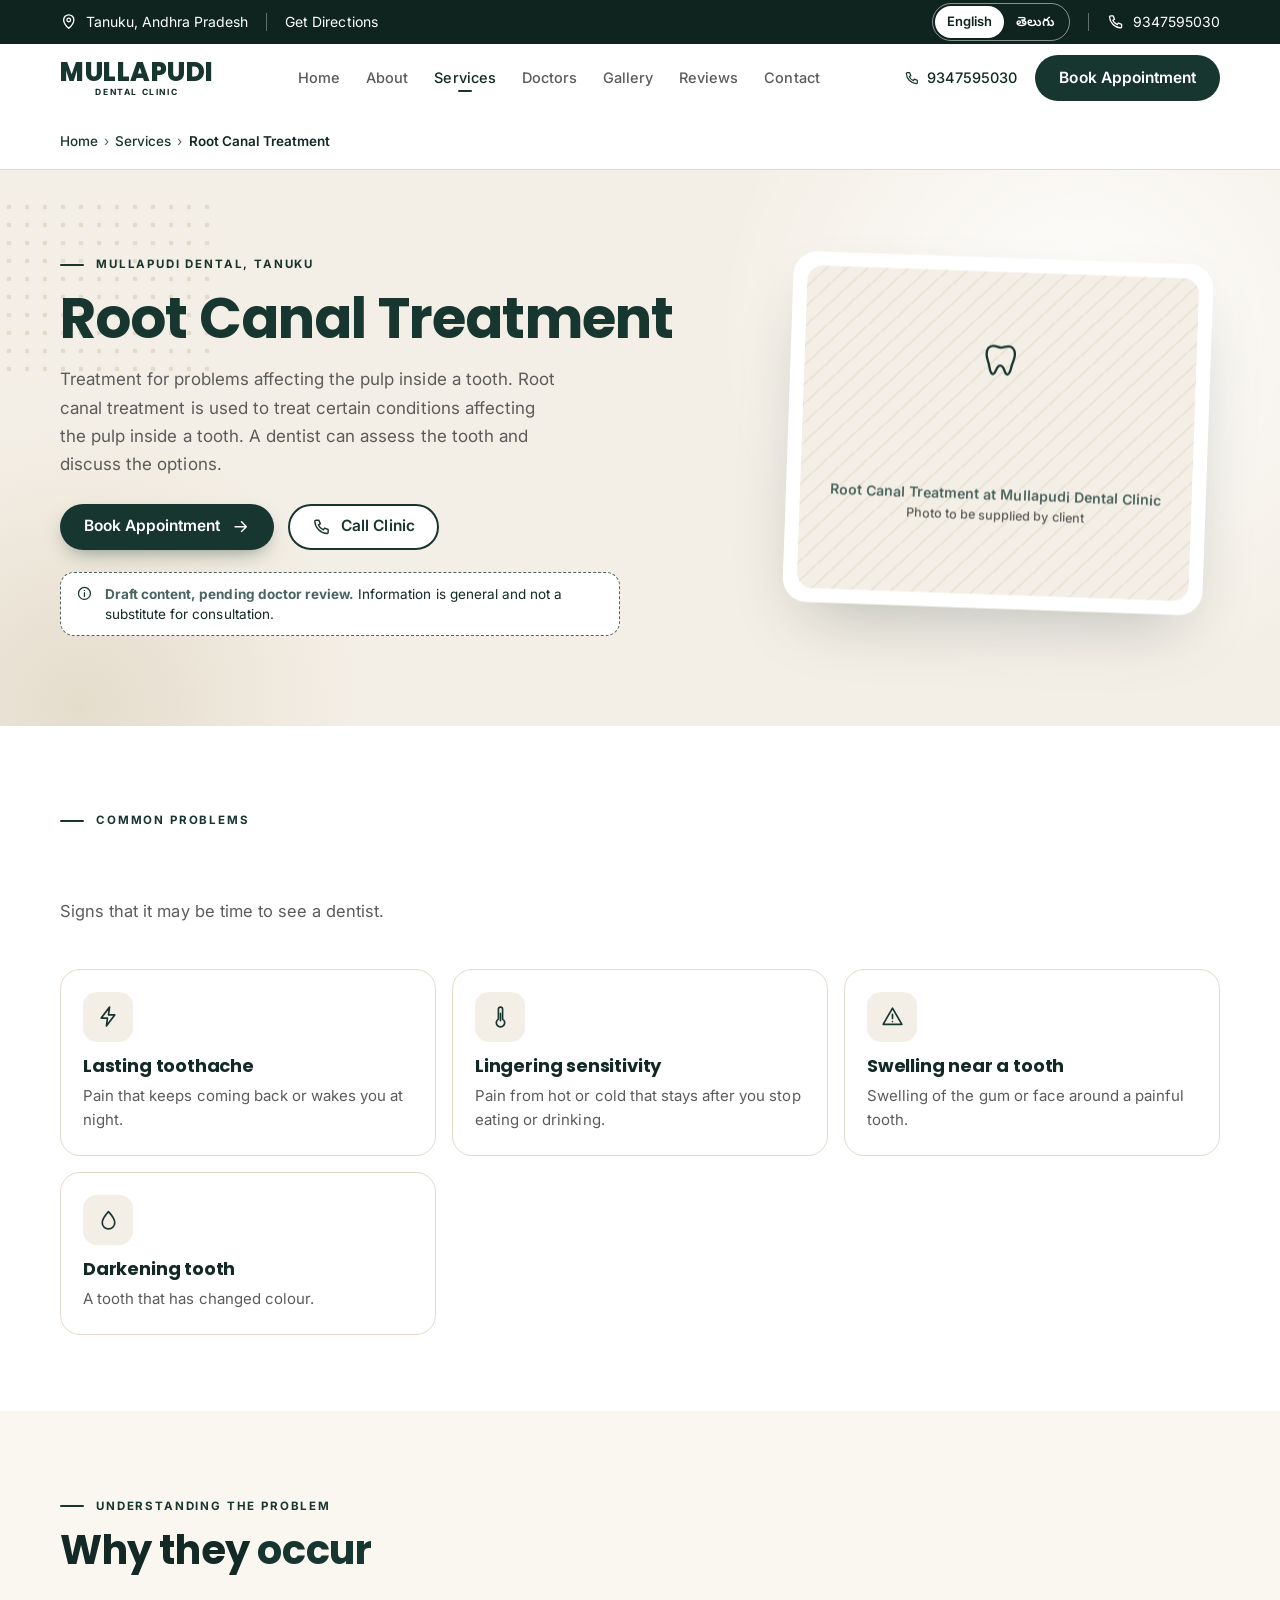
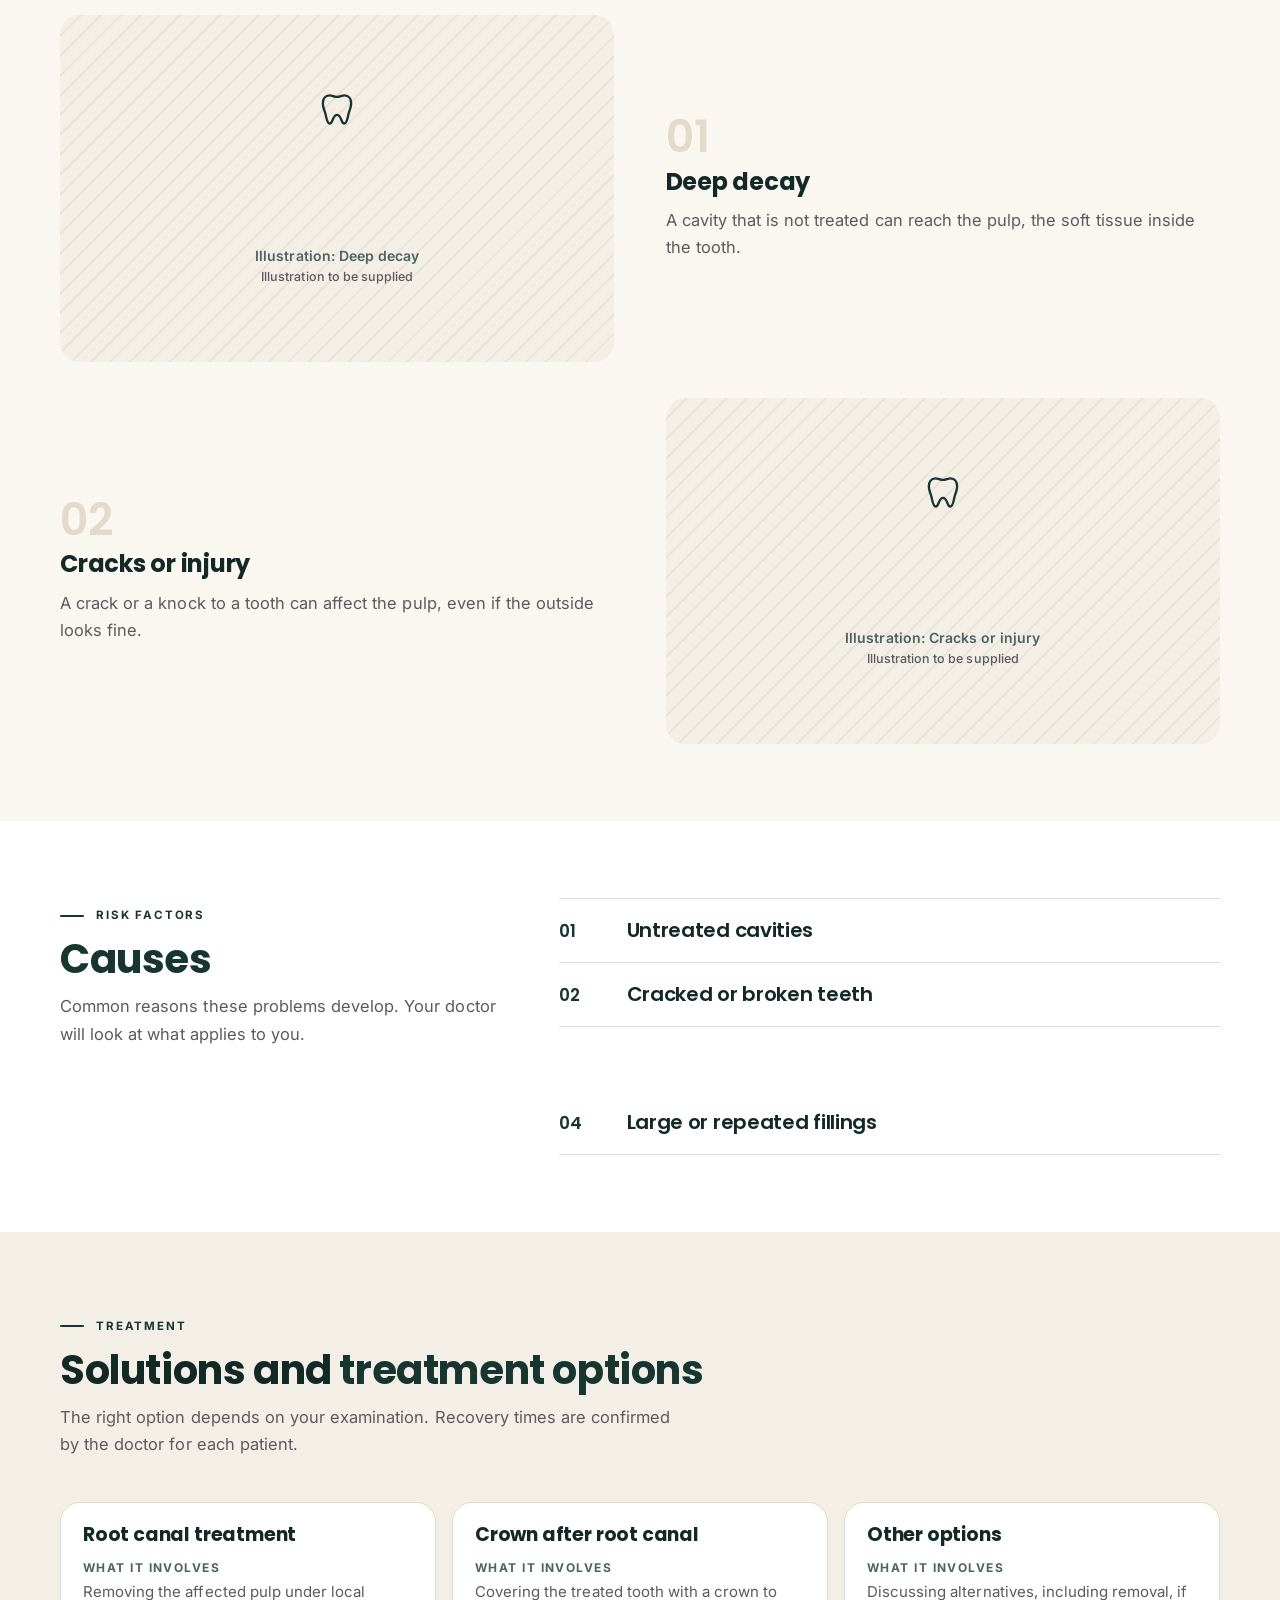
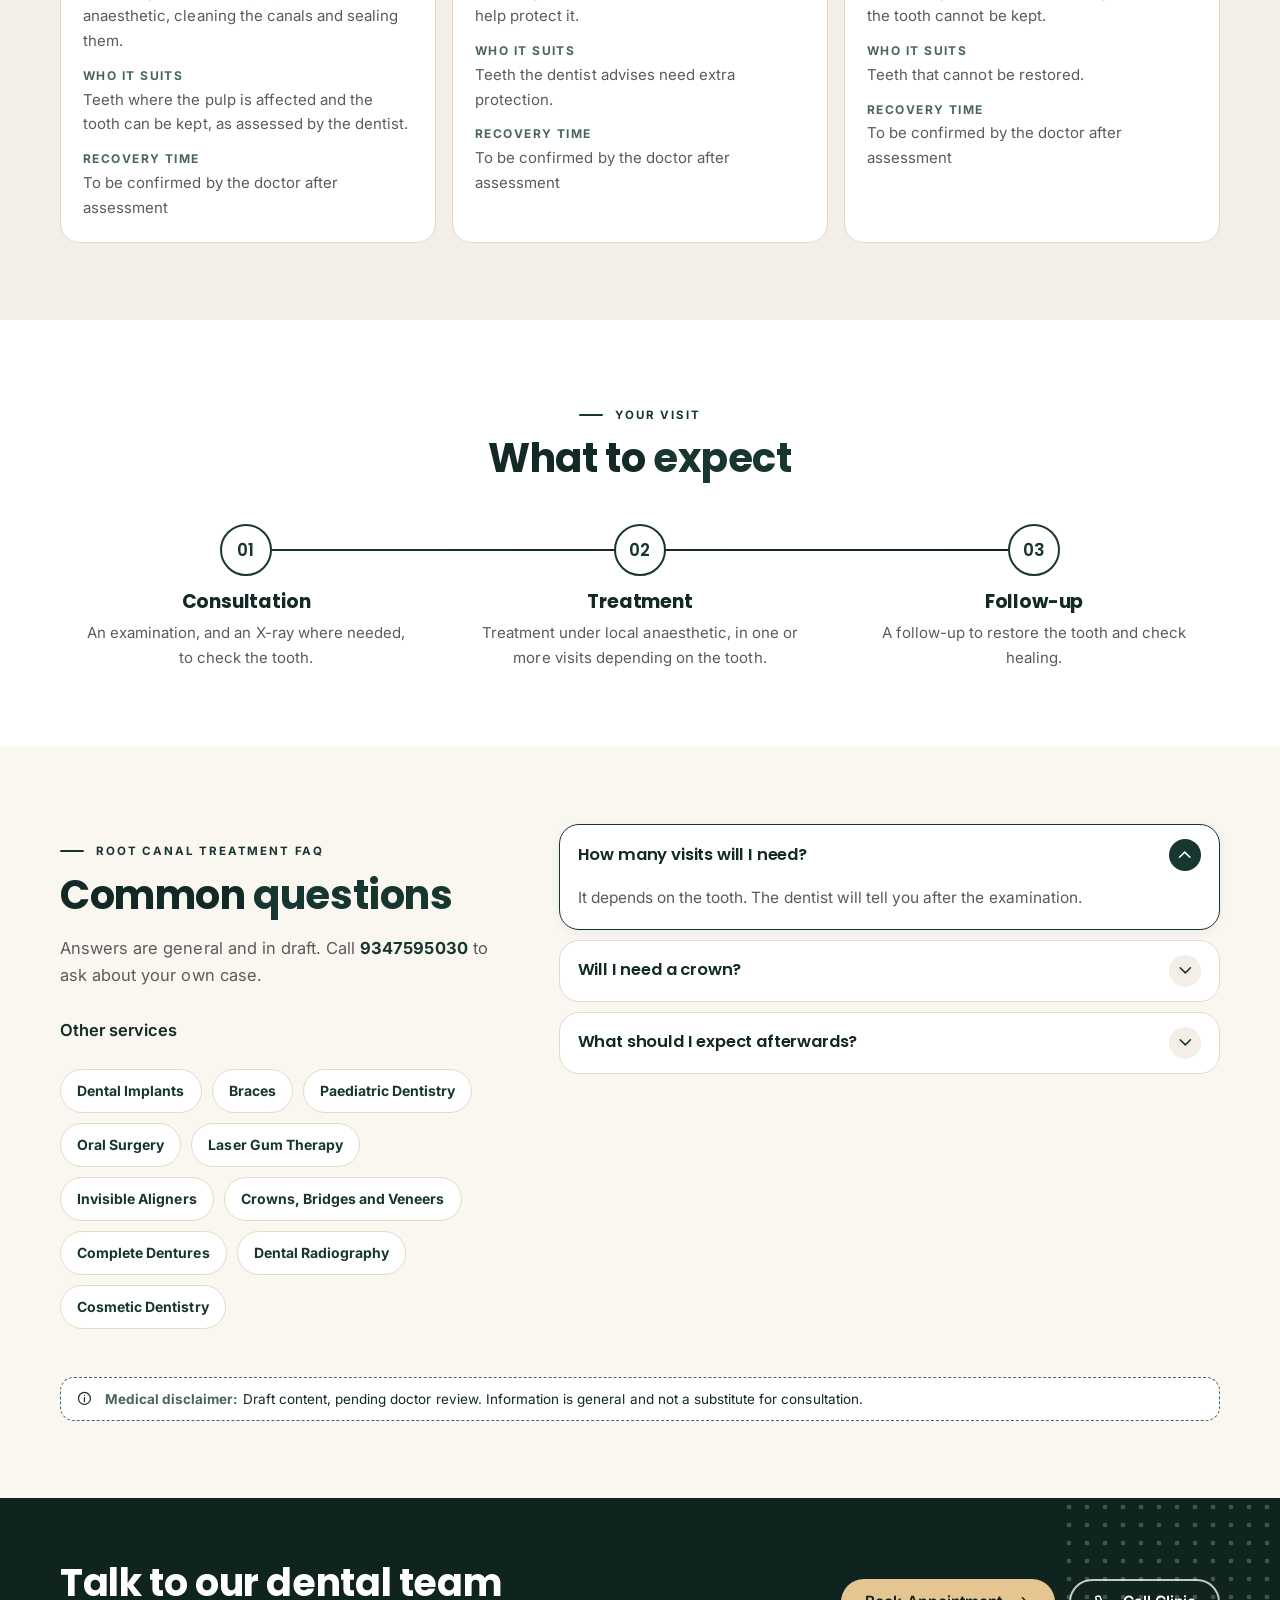
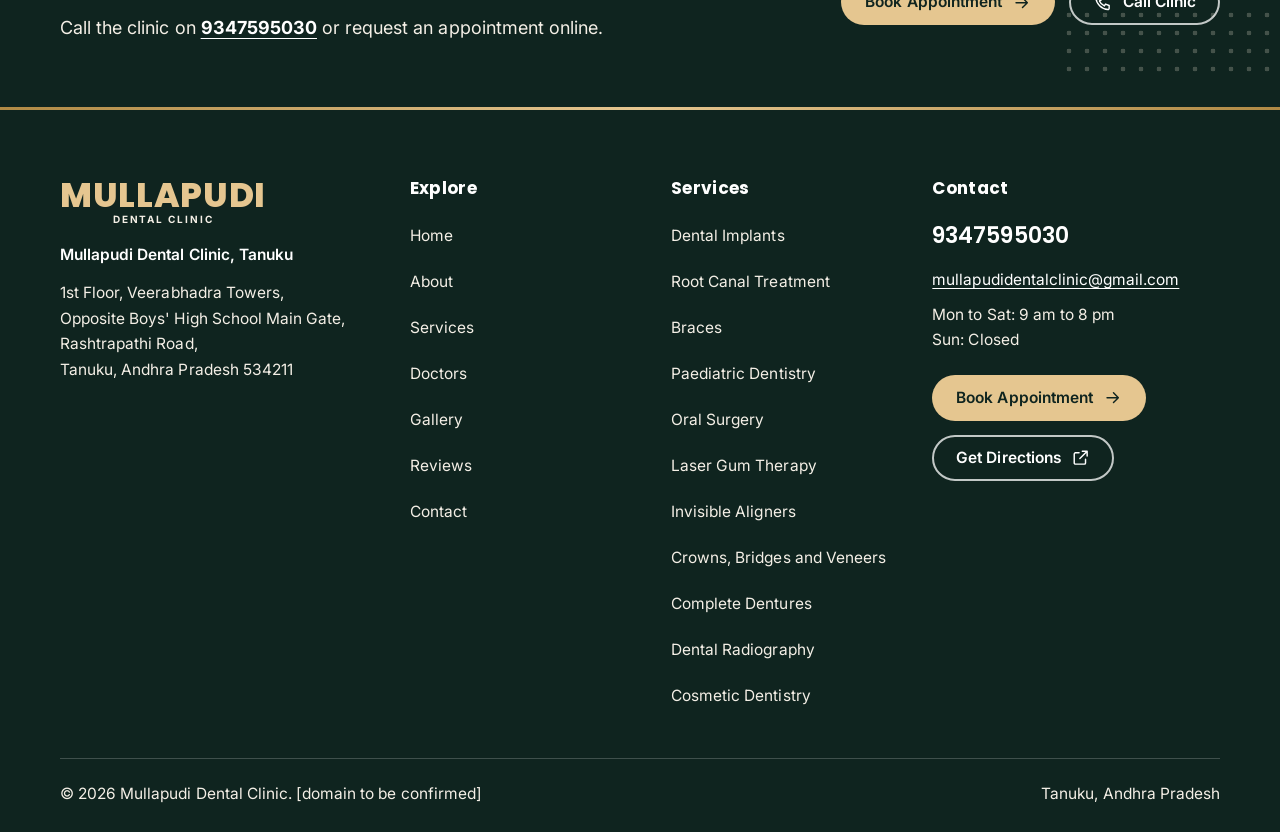
<file: services/root-canal-treatment/index.html>
<!DOCTYPE html>
<html lang="en">
<head>
<meta charset="utf-8">
<meta name="viewport" content="width=device-width, initial-scale=1">
<title>Root Canal Treatment | Mullapudi Dental Clinic, Tanuku</title>
<meta name="description" content="Root canal treatment is used to treat certain conditions affecting the pulp inside a tooth. Mullapudi Dental Clinic, Tanuku.">
<meta name="theme-color" content="#183630">
<script>document.documentElement.classList.add("js");if(window.CSSViewTransitionRule)document.documentElement.classList.add("vt");setTimeout(function(){if(!window.__mdReady)document.documentElement.classList.remove("js")},3000);</script>
<!-- Browsers that support it load a service page in the background once the pointer rests on its link,
     so opening it is near instant. Other pages are only fetched ahead. -->
<script type="speculationrules">{"prerender":[{"where":{"selector_matches":"a[href*='services/']"},"eagerness":"moderate"}],"prefetch":[{"where":{"selector_matches":"a.logo, .nav a, .crumbs a"},"eagerness":"moderate"}]}</script>
<!-- Type: Poppins 700/800 (headings) + Inter (text), Google Fonts.
     Noto Sans Telugu covers Telugu text; Google only downloads it when Telugu characters appear. -->
<link rel="icon" type="image/svg+xml" href="../../assets/img/favicon.svg">
<link rel="icon" type="image/png" sizes="48x48" href="../../assets/img/favicon-48.png">
<link rel="apple-touch-icon" href="../../assets/img/apple-touch-icon.png">
<link rel="preconnect" href="https://fonts.googleapis.com">
<link rel="preconnect" href="https://fonts.gstatic.com" crossorigin>
<link rel="stylesheet" href="https://fonts.googleapis.com/css2?family=Inter:wght@400;500;600;700&amp;family=Poppins:wght@700;800&amp;display=swap" media="print" onload="this.media='all'">
<link rel="stylesheet" href="https://fonts.googleapis.com/css2?family=Noto+Sans+Telugu:wght@500;700&amp;display=swap" media="print" onload="this.media='all'">
<noscript><link rel="stylesheet" href="https://fonts.googleapis.com/css2?family=Inter:wght@400;500;600;700&amp;family=Poppins:wght@700;800&amp;display=swap"><link rel="stylesheet" href="https://fonts.googleapis.com/css2?family=Noto+Sans+Telugu:wght@500;700&amp;display=swap"></noscript>
<link rel="stylesheet" href="../../assets/css/site.css">
</head>
<body id="top">
<svg xmlns="http://www.w3.org/2000/svg" style="display:none" aria-hidden="true"><symbol id="i-arrow" viewBox="0 0 24 24"><path d="M5 12h14M13 6l6 6-6 6"/></symbol><symbol id="i-arrow-left" viewBox="0 0 24 24"><path d="M19 12H5M11 6l-6 6 6 6"/></symbol><symbol id="i-check" viewBox="0 0 24 24"><path d="M5 12.5l4.5 4.5L19 7.5"/></symbol><symbol id="i-phone" viewBox="0 0 24 24"><path d="M5 4h3.5l1.8 4.5-2.3 1.4a11 11 0 0 0 6.1 6.1l1.4-2.3L20 15.5V19a1.5 1.5 0 0 1-1.6 1.5C10.6 20 4 13.4 3.5 5.6A1.5 1.5 0 0 1 5 4z"/></symbol><symbol id="i-pin" viewBox="0 0 24 24"><path d="M12 21s-7-6.2-7-11.5a7 7 0 0 1 14 0C19 14.8 12 21 12 21z"/><circle cx="12" cy="9.5" r="2.5"/></symbol><symbol id="i-clock" viewBox="0 0 24 24"><circle cx="12" cy="12" r="8.5"/><path d="M12 7.5V12l3 2"/></symbol><symbol id="i-calendar" viewBox="0 0 24 24"><rect x="3.5" y="5" width="17" height="15.5" rx="2.5"/><path d="M3.5 10h17M8 3v4M16 3v4"/></symbol><symbol id="i-external" viewBox="0 0 24 24"><path d="M14 4h6v6M20 4l-9 9M18 14v4.5a1.5 1.5 0 0 1-1.5 1.5h-11A1.5 1.5 0 0 1 4 18.5v-11A1.5 1.5 0 0 1 5.5 6H10"/></symbol><symbol id="i-close" viewBox="0 0 24 24"><path d="M6 6l12 12M18 6L6 18"/></symbol><symbol id="i-chevron" viewBox="0 0 24 24"><path d="M6 9l6 6 6-6"/></symbol><symbol id="i-expand" viewBox="0 0 24 24"><path d="M4 9V4h5M20 9V4h-5M4 15v5h5M20 15v5h-5"/></symbol><symbol id="i-image" viewBox="0 0 24 24"><rect x="3.5" y="4.5" width="17" height="15" rx="2.5"/><circle cx="9" cy="10" r="1.8"/><path d="M20.5 16l-5-5-8.5 8.5"/></symbol><symbol id="i-user" viewBox="0 0 24 24"><circle cx="12" cy="8.5" r="4"/><path d="M4.5 20.5a7.5 7.5 0 0 1 15 0"/></symbol><symbol id="i-map" viewBox="0 0 24 24"><path d="M9 4.5l-5.5 2v13l5.5-2 6 2 5.5-2v-13l-5.5 2-6-2zM9 4.5v13M15 6.5v13"/></symbol><symbol id="i-info" viewBox="0 0 24 24"><circle cx="12" cy="12" r="8.5"/><path d="M12 11v5.5M12 7.6v.1"/></symbol><symbol id="i-star" viewBox="0 0 24 24"><path d="M12 3.3l2.6 5.5 6 .7-4.5 4.1 1.2 6-5.3-3-5.3 3 1.2-6L3.4 9.5l6-.7z"/></symbol><symbol id="i-quote" viewBox="0 0 24 24"><path d="M10 7H6.5A1.5 1.5 0 0 0 5 8.5V12h4v5H5M19 7h-3.5A1.5 1.5 0 0 0 14 8.5V12h4v5h-4"/></symbol><symbol id="i-mail" viewBox="0 0 24 24"><rect x="3.5" y="5.5" width="17" height="13" rx="2.5"/><path d="M4 7l8 6 8-6"/></symbol><symbol id="i-sun" viewBox="0 0 24 24"><circle cx="12" cy="12" r="4"/><path d="M12 2.5v2M12 19.5v2M4.6 4.6l1.4 1.4M18 18l1.4 1.4M2.5 12h2M19.5 12h2M4.6 19.4L6 18M18 6l1.4-1.4"/></symbol><symbol id="i-moon" viewBox="0 0 24 24"><path d="M20 14.5A8 8 0 0 1 9.5 4a8 8 0 1 0 10.5 10.5z"/></symbol><symbol id="i-heart" viewBox="0 0 24 24"><path d="M12 20s-7.5-4.6-7.5-10.2A4.3 4.3 0 0 1 12 7a4.3 4.3 0 0 1 7.5 2.8C19.5 15.4 12 20 12 20z"/></symbol><symbol id="i-tooth" viewBox="0 0 24 24"><path d="M7.5 3.8c1.7 0 2.6.9 4.5.9s2.8-.9 4.5-.9c2.6 0 4 2.2 4 4.9 0 2.4-1 4-1.6 6.3-.6 2.4-.9 5.7-2.6 5.7-1.9 0-1.6-5.2-4.3-5.2s-2.4 5.2-4.3 5.2c-1.7 0-2-3.3-2.6-5.7C4.5 12.7 3.5 11.1 3.5 8.7c0-2.7 1.4-4.9 4-4.9z"/></symbol><symbol id="i-implant" viewBox="0 0 24 24"><path d="M8 3.5h8c.8 0 1.5.7 1.5 1.5v1.5c0 1.4-1.1 2.5-2.5 2.5H9A2.5 2.5 0 0 1 6.5 6.5V5c0-.8.7-1.5 1.5-1.5zM9 11h6M9.5 14h5M10 17h4M10.5 20h3M12 9v12"/></symbol><symbol id="i-sparkle" viewBox="0 0 24 24"><path d="M12 3.5l1.9 5.1 5.1 1.9-5.1 1.9L12 17.5l-1.9-5.1L5 10.5l5.1-1.9zM18.5 15.5l.8 2.2 2.2.8-2.2.8-.8 2.2-.8-2.2-2.2-.8 2.2-.8z"/></symbol><symbol id="i-shield" viewBox="0 0 24 24"><path d="M12 3.5l7.5 3v5.3c0 4.4-3.2 8-7.5 9.2-4.3-1.2-7.5-4.8-7.5-9.2V6.5z"/><path d="M12 9v6M9 12h6"/></symbol><symbol id="i-profile" viewBox="0 0 24 24"><path d="M14 3.5c-4 0-7 3-7 6.8 0 1-.9 1.9-1.6 2.9-.4.5-.1 1.2.5 1.3l1.1.2v2.2c0 1.2 1 2.1 2.2 2.1H11v1.5M14 3.5c3.6 0 6.5 2.9 6.5 6.5 0 2.4-1.2 4.3-3 5.5v5"/></symbol><symbol id="i-bolt" viewBox="0 0 24 24"><path d="M13 3L5 13.5h6L10 21l8-10.5h-6z"/></symbol><symbol id="i-thermo" viewBox="0 0 24 24"><path d="M10 14.5V5a2 2 0 0 1 4 0v9.5a4 4 0 1 1-4 0z"/><path d="M12 9v7"/></symbol><symbol id="i-drop" viewBox="0 0 24 24"><path d="M12 3.5s6 6.4 6 10.6a6 6 0 0 1-12 0C6 9.9 12 3.5 12 3.5z"/></symbol><symbol id="i-alert" viewBox="0 0 24 24"><path d="M12 4l9 15.5H3z"/><path d="M12 10v4M12 16.8v.1"/></symbol><symbol id="i-crack" viewBox="0 0 24 24"><path d="M7.5 3.8c1.7 0 2.6.9 4.5.9s2.8-.9 4.5-.9c2.6 0 4 2.2 4 4.9 0 2.4-1 4-1.6 6.3-.6 2.4-.9 5.7-2.6 5.7-1.9 0-1.6-5.2-4.3-5.2s-2.4 5.2-4.3 5.2c-1.7 0-2-3.3-2.6-5.7C4.5 12.7 3.5 11.1 3.5 8.7c0-2.7 1.4-4.9 4-4.9z"/><path d="M12 4.7l-1.5 3 2.5 1.5-1.5 3"/></symbol><symbol id="i-gap" viewBox="0 0 24 24"><rect x="3.5" y="6" width="6" height="12" rx="2.5"/><rect x="14.5" y="6" width="6" height="12" rx="2.5"/><path d="M11 12h2"/></symbol><symbol id="i-layers" viewBox="0 0 24 24"><path d="M12 4l8.5 4.5L12 13 3.5 8.5z"/><path d="M3.5 12.5L12 17l8.5-4.5M3.5 16.5L12 21l8.5-4.5"/></symbol><symbol id="i-smile" viewBox="0 0 24 24"><circle cx="12" cy="12" r="8.5"/><path d="M8 13.5c1 1.6 2.4 2.5 4 2.5s3-.9 4-2.5M9 9.5v.1M15 9.5v.1"/></symbol><symbol id="i-face" viewBox="0 0 24 24"><path d="M12 3.5c4 0 7 3.2 7 7.5 0 5-3.3 9.5-7 9.5S5 16 5 11c0-4.3 3-7.5 7-7.5z"/><path d="M9.5 10.5v.1M14.5 10.5v.1M10 15.5c1.2.8 2.8.8 4 0"/></symbol><symbol id="i-circle" viewBox="0 0 24 24"><circle cx="12" cy="12" r="5.5"/><circle cx="12" cy="12" r="8.5" stroke-dasharray="2 3"/></symbol><symbol id="i-steth" viewBox="0 0 24 24"><path d="M6 3.5v5a4 4 0 0 0 8 0v-5M10 12.5v2a5 5 0 0 0 10 0V12"/><circle cx="20" cy="10" r="2"/></symbol><symbol id="i-users" viewBox="0 0 24 24"><circle cx="9" cy="8.5" r="3.5"/><path d="M2.5 20a6.5 6.5 0 0 1 13 0M16 5.2a3.5 3.5 0 0 1 0 6.6M18 14.2a6.5 6.5 0 0 1 3.5 5.8"/></symbol></svg>

<a class="skip-link" href="#main">Skip to content</a>
<div class="topbar">
  <div class="container topbar__inner">
    <div class="topbar__group">
      <span class="topbar__loc"><svg class="icon" aria-hidden="true" focusable="false"><use href="#i-pin"/></svg><span data-i18n="location">Tanuku, Andhra Pradesh</span></span>
      <span class="topbar__sep" aria-hidden="true"></span>
      <a class="topbar__dir" href="https://www.google.co.in/maps/place/Mullapudi+Dental+Clinic/@16.8696788,81.5626615,11z/data=!4m10!1m2!2m1!1smullapudi+dental!3m6!1s0x3a37b7a3e77b4e3d:0x4ba1d56a46a7574!8m2!3d16.7554642!4d81.6845425!15sChBtdWxsYXB1ZGkgZGVudGFsWhIiEG11bGxhcHVkaSBkZW50YWySAQ1kZW50YWxfY2xpbmljmgFEQ2k5RFFVbFJRVU52WkVOb2RIbGpSamx2VDJ4ck5GUnNSbFpsYWxvMlRsWktNRTlVYkZaaVJYQk5aVzFvY1U5R1JSQULgAQD6AQUIjgIQSQ!16s%2Fg%2F11tjxkw8sc?entry=ttu" target="_blank" rel="noopener"><span data-i18n="directions">Get Directions</span><span class="sr-only"> (opens Google Maps in a new tab)</span></a>
    </div>
    <div class="topbar__group">
      <div class="lang" role="group" aria-label="Language">
        <button type="button" data-lang="en" aria-pressed="true">English</button>
        <button type="button" data-lang="te" aria-pressed="false" lang="te">తెలుగు</button>
      </div>
      <span class="topbar__sep" aria-hidden="true"></span>
      <a href="tel:+919347595030"><svg class="icon" aria-hidden="true" focusable="false"><use href="#i-phone"/></svg><span><span class="sr-only">Call the clinic on </span>9347595030</span></a>
    </div>
  </div>
</div>
<header class="header">
  <div class="container header__inner">
    <a class="logo" href="../../" aria-label="Mullapudi Dental Clinic, home">
      
  <span class="logo__text logo__text--word">
    <span class="logo__name">MULLAPUDI</span>
    <span class="logo__tag">DENTAL CLINIC</span>
  </span>
    </a>
    <nav class="nav" aria-label="Main"><a href="../../" data-i18n="home">Home</a><a href="../../#about" data-i18n="about">About</a><a href="../../#services" aria-current="page" data-i18n="services">Services</a><a href="../../#doctors" data-i18n="doctors">Doctors</a><a href="../../#gallery" data-i18n="gallery">Gallery</a><a href="../../#reviews" data-i18n="reviews">Reviews</a><a href="../../#contact" data-i18n="contact">Contact</a></nav>
    <div class="header__cta">
      <a class="call-link" href="tel:+919347595030"><svg class="icon" aria-hidden="true" focusable="false"><use href="#i-phone"/></svg><span><span class="sr-only">Call the clinic on </span>9347595030</span></a>
      <a class="btn btn--primary btn--sm header__book" href="../../#booking"><span data-i18n="book">Book Appointment</span></a>
      <button class="burger" type="button" aria-expanded="false" aria-controls="mobile-menu" aria-label="Open menu"><span></span><span></span><span></span></button>
    </div>
  </div>
</header>
<div class="mmenu" id="mobile-menu" inert>
  <nav aria-label="Mobile">
    <ul class="mmenu__list">
      <li style="--i:0"><a class="btn btn--primary" href="../../#booking"><span data-i18n="book">Book Appointment</span><svg class="icon icon--arrow" aria-hidden="true" focusable="false"><use href="#i-arrow"/></svg></a></li>
      <li style="--i:1"><a href="../../"><span data-i18n="home">Home</span><svg class="icon icon--arrow" aria-hidden="true" focusable="false"><use href="#i-arrow"/></svg></a></li><li style="--i:2"><a href="../../#about"><span data-i18n="about">About</span><svg class="icon icon--arrow" aria-hidden="true" focusable="false"><use href="#i-arrow"/></svg></a></li><li style="--i:3"><a href="../../#services"><span data-i18n="services">Services</span><svg class="icon icon--arrow" aria-hidden="true" focusable="false"><use href="#i-arrow"/></svg></a></li><li style="--i:4"><a href="../../#doctors"><span data-i18n="doctors">Doctors</span><svg class="icon icon--arrow" aria-hidden="true" focusable="false"><use href="#i-arrow"/></svg></a></li><li style="--i:5"><a href="../../#gallery"><span data-i18n="gallery">Gallery</span><svg class="icon icon--arrow" aria-hidden="true" focusable="false"><use href="#i-arrow"/></svg></a></li><li style="--i:6"><a href="../../#reviews"><span data-i18n="reviews">Reviews</span><svg class="icon icon--arrow" aria-hidden="true" focusable="false"><use href="#i-arrow"/></svg></a></li><li style="--i:7"><a href="../../#contact"><span data-i18n="contact">Contact</span><svg class="icon icon--arrow" aria-hidden="true" focusable="false"><use href="#i-arrow"/></svg></a></li>
    </ul>
  </nav>
  <div class="mmenu__foot">
    <a href="tel:+919347595030">Call 9347595030</a>
    <a href="https://www.google.co.in/maps/place/Mullapudi+Dental+Clinic/@16.8696788,81.5626615,11z/data=!4m10!1m2!2m1!1smullapudi+dental!3m6!1s0x3a37b7a3e77b4e3d:0x4ba1d56a46a7574!8m2!3d16.7554642!4d81.6845425!15sChBtdWxsYXB1ZGkgZGVudGFsWhIiEG11bGxhcHVkaSBkZW50YWySAQ1kZW50YWxfY2xpbmljmgFEQ2k5RFFVbFJRVU52WkVOb2RIbGpSamx2VDJ4ck5GUnNSbFpsYWxvMlRsWktNRTlVYkZaaVJYQk5aVzFvY1U5R1JSQULgAQD6AQUIjgIQSQ!16s%2Fg%2F11tjxkw8sc?entry=ttu" target="_blank" rel="noopener">Get Directions<span class="sr-only"> (opens in a new tab)</span></a>
    <span>Mon to Sat 9 am to 8 pm · Sunday closed</span>
  </div>
</div>
<main id="main">

<nav class="crumbs" aria-label="Breadcrumb">
  <div class="container">
    <ol>
      <li><a href="../../">Home</a></li>
      <li><a href="../../#services">Services</a></li>
      <li><span aria-current="page">Root Canal Treatment</span></li>
    </ol>
  </div>
</nav>

<section class="hero shero" aria-labelledby="hero-title" data-float-scope>
  <div class="hero__bg" aria-hidden="true"></div>
  <div class="dots" aria-hidden="true"></div>
  <div class="container hero__grid">
    <div class="hero__copy">
      <p class="eyebrow" data-hero style="--d:0ms">Mullapudi Dental, Tanuku</p>
      <h1 class="hero__title" id="hero-title" style="margin-top:4px"><span class="line line--2"><span style="--d:40ms">Root Canal Treatment</span></span></h1>
      <p class="hero__sub" data-hero style="--d:110ms">Treatment for problems affecting the pulp inside a tooth. Root canal treatment is used to treat certain conditions affecting the pulp inside a tooth. A dentist can assess the tooth and discuss the options.</p>
      <div class="btn-row hero__actions" data-hero style="--d:170ms">
        <a class="btn btn--primary" href="../../?service=root-canal-treatment#booking">Book Appointment<svg class="icon icon--arrow" aria-hidden="true" focusable="false"><use href="#i-arrow"/></svg></a>
        <a class="btn btn--outline" href="tel:+919347595030"><svg class="icon" aria-hidden="true" focusable="false"><use href="#i-phone"/></svg>Call Clinic</a>
      </div>
      <p class="disclaimer" data-hero style="--d:230ms"><svg class="icon" aria-hidden="true" focusable="false"><use href="#i-info"/></svg><span><strong>Draft content, pending doctor review.</strong> Information is general and not a substitute for consultation.</span></p>
    </div>
    <div class="hero__visual">
      <div class="frame-parallax" data-parallax="22">
        <div class="frame" data-hero="frame" style="--d:90ms">
          <div class="ph ph--shero" role="img" aria-label="Root Canal Treatment at Mullapudi Dental Clinic (placeholder, photo to be supplied by client)"><svg class="icon" aria-hidden="true" focusable="false"><use href="#i-tooth"/></svg><span>Root Canal Treatment at Mullapudi Dental Clinic<small>Photo to be supplied by client</small></span></div>
        </div>
      </div>
    </div>
  </div>
</section>

<section class="section" aria-labelledby="problems-title">
  <div class="container">
    
  <div class="section-head ">
    <div>
      <p class="eyebrow" data-reveal>Common problems</p>
      <h2 class="section-title" id="problems-title" data-reveal>Common <span class="hl">problems</span></h2>
      <p class="section-intro" data-reveal>Signs that it may be time to see a dentist.</p>
    </div>
  </div>
    <div class="problems" data-stagger="80">
      <article class="pcard" data-reveal><div class="icon-box"><svg class="icon" aria-hidden="true" focusable="false"><use href="#i-bolt"/></svg></div><h3>Lasting toothache</h3><p>Pain that keeps coming back or wakes you at night.</p></article><article class="pcard" data-reveal><div class="icon-box"><svg class="icon" aria-hidden="true" focusable="false"><use href="#i-thermo"/></svg></div><h3>Lingering sensitivity</h3><p>Pain from hot or cold that stays after you stop eating or drinking.</p></article><article class="pcard" data-reveal><div class="icon-box"><svg class="icon" aria-hidden="true" focusable="false"><use href="#i-alert"/></svg></div><h3>Swelling near a tooth</h3><p>Swelling of the gum or face around a painful tooth.</p></article><article class="pcard" data-reveal><div class="icon-box"><svg class="icon" aria-hidden="true" focusable="false"><use href="#i-drop"/></svg></div><h3>Darkening tooth</h3><p>A tooth that has changed colour.</p></article>
    </div>
  </div>
</section>

<section class="section section--off" aria-labelledby="why-title">
  <div class="container">
    
  <div class="section-head ">
    <div>
      <p class="eyebrow" data-reveal>Understanding the problem</p>
      <h2 class="section-title" id="why-title" data-reveal>Why they <span class="hl">occur</span></h2>
      
    </div>
  </div>
    <div class="alt">
      
      <div class="alt__row">
        <div class="alt__media" data-reveal="scale"><div class="ph " aria-hidden="true"><svg class="icon" aria-hidden="true" focusable="false"><use href="#i-tooth"/></svg><span>Illustration: Deep decay<small>Illustration to be supplied</small></span></div></div>
        <div>
          <span class="alt__label" aria-hidden="true">01</span>
          <h3 data-reveal>Deep decay</h3>
          <p data-reveal>A cavity that is not treated can reach the pulp, the soft tissue inside the tooth.</p>
        </div>
      </div>
      <div class="alt__row">
        <div class="alt__media" data-reveal="scale"><div class="ph " aria-hidden="true"><svg class="icon" aria-hidden="true" focusable="false"><use href="#i-tooth"/></svg><span>Illustration: Cracks or injury<small>Illustration to be supplied</small></span></div></div>
        <div>
          <span class="alt__label" aria-hidden="true">02</span>
          <h3 data-reveal>Cracks or injury</h3>
          <p data-reveal>A crack or a knock to a tooth can affect the pulp, even if the outside looks fine.</p>
        </div>
      </div>
    </div>
  </div>
</section>

<section class="section" aria-labelledby="causes-title">
  <div class="container causes-wrap">
    <div>
      <p class="eyebrow" data-reveal>Risk factors</p>
      <h2 class="section-title" id="causes-title" data-reveal><span class="hl">Causes</span></h2>
      <p class="section-intro" data-reveal>Common reasons these problems develop. Your doctor will look at what applies to you.</p>
    </div>
    <ol class="causes" data-stagger="80"><li data-reveal><span>Untreated cavities</span></li><li data-reveal><span>Cracked or broken teeth</span></li><li data-reveal><span>Injury to the mouth</span></li><li data-reveal><span>Large or repeated fillings</span></li></ol>
  </div>
</section>

<section class="section section--blush" aria-labelledby="solutions-title">
  <div class="container">
    
  <div class="section-head ">
    <div>
      <p class="eyebrow" data-reveal>Treatment</p>
      <h2 class="section-title" id="solutions-title" data-reveal>Solutions and <span class="hl">treatment options</span></h2>
      <p class="section-intro" data-reveal>The right option depends on your examination. Recovery times are confirmed by the doctor for each patient.</p>
    </div>
  </div>
    <div class="solutions" data-stagger="80">
      
      <article class="solcard" data-reveal>
        <h3>Root canal treatment</h3>
        
        <dl>
          <div><dt>What it involves</dt><dd>Removing the affected pulp under local anaesthetic, cleaning the canals and sealing them.</dd></div>
          <div><dt>Who it suits</dt><dd>Teeth where the pulp is affected and the tooth can be kept, as assessed by the dentist.</dd></div>
          <div><dt>Recovery time</dt><dd>To be confirmed by the doctor after assessment</dd></div>
        </dl>
      </article>
      <article class="solcard" data-reveal>
        <h3>Crown after root canal</h3>
        
        <dl>
          <div><dt>What it involves</dt><dd>Covering the treated tooth with a crown to help protect it.</dd></div>
          <div><dt>Who it suits</dt><dd>Teeth the dentist advises need extra protection.</dd></div>
          <div><dt>Recovery time</dt><dd>To be confirmed by the doctor after assessment</dd></div>
        </dl>
      </article>
      <article class="solcard" data-reveal>
        <h3>Other options</h3>
        
        <dl>
          <div><dt>What it involves</dt><dd>Discussing alternatives, including removal, if the tooth cannot be kept.</dd></div>
          <div><dt>Who it suits</dt><dd>Teeth that cannot be restored.</dd></div>
          <div><dt>Recovery time</dt><dd>To be confirmed by the doctor after assessment</dd></div>
        </dl>
      </article>
    </div>
  </div>
</section>

<section class="section" aria-labelledby="expect-title">
  <div class="container">
    
  <div class="section-head section-head--center">
    <div>
      <p class="eyebrow" data-reveal>Your visit</p>
      <h2 class="section-title" id="expect-title" data-reveal>What to <span class="hl">expect</span></h2>
      
    </div>
  </div>
    <ol class="expect">
      <li class="expect__step" data-reveal style="--d:0ms"><span class="expect__n">01</span><h3>Consultation</h3><p>An examination, and an X-ray where needed, to check the tooth.</p></li><li class="expect__step" data-reveal style="--d:150ms"><span class="expect__n">02</span><h3>Treatment</h3><p>Treatment under local anaesthetic, in one or more visits depending on the tooth.</p></li><li class="expect__step" data-reveal style="--d:300ms"><span class="expect__n">03</span><h3>Follow-up</h3><p>A follow-up to restore the tooth and check healing.</p></li>
    </ol>
    
  </div>
</section>

<section class="section section--off" aria-labelledby="sfaq-title">
  <div class="container faq">
    <div class="faq__aside">
      <p class="eyebrow" data-reveal>Root Canal Treatment FAQ</p>
      <h2 class="section-title" id="sfaq-title" data-reveal>Common <span class="hl">questions</span></h2>
      <p data-reveal>Answers are general and in draft. Call <a href="tel:+919347595030">9347595030</a> to ask about your own case.</p>
      <p data-reveal style="margin-top:28px;font-weight:600;color:var(--maroon-900)">Other services</p>
      <ul class="other-services" data-reveal><li><a class="chip" href="../../services/dental-implants/">Dental Implants</a></li><li><a class="chip" href="../../services/braces/">Braces</a></li><li><a class="chip" href="../../services/paediatric-dentistry/">Paediatric Dentistry</a></li><li><a class="chip" href="../../services/oral-surgery/">Oral Surgery</a></li><li><a class="chip" href="../../services/laser-gum-therapy/">Laser Gum Therapy</a></li><li><a class="chip" href="../../services/invisible-aligners/">Invisible Aligners</a></li><li><a class="chip" href="../../services/crowns-bridges-veneers/">Crowns, Bridges and Veneers</a></li><li><a class="chip" href="../../services/complete-dentures/">Complete Dentures</a></li><li><a class="chip" href="../../services/dental-radiography/">Dental Radiography</a></li><li><a class="chip" href="../../services/cosmetic-dentistry/">Cosmetic Dentistry</a></li></ul>
    </div>
    <div class="acc" data-stagger="80">
    <div class="acc__item is-open" data-reveal>
      <h3 class="acc__q"><button class="acc__btn" type="button" id="sfaq-b0" aria-expanded="true" aria-controls="sfaq-p0">How many visits will I need?<span class="acc__chev"><svg class="icon" aria-hidden="true" focusable="false"><use href="#i-chevron"/></svg></span></button></h3>
      <div class="acc__panel" id="sfaq-p0" role="region" aria-labelledby="sfaq-b0"><div><p>It depends on the tooth. The dentist will tell you after the examination.</p></div></div>
    </div>
    <div class="acc__item" data-reveal>
      <h3 class="acc__q"><button class="acc__btn" type="button" id="sfaq-b1" aria-expanded="false" aria-controls="sfaq-p1">Will I need a crown?<span class="acc__chev"><svg class="icon" aria-hidden="true" focusable="false"><use href="#i-chevron"/></svg></span></button></h3>
      <div class="acc__panel" id="sfaq-p1" role="region" aria-labelledby="sfaq-b1" inert><div><p>Some treated teeth are advised a crown. The dentist will explain what suits your tooth.</p></div></div>
    </div>
    <div class="acc__item" data-reveal>
      <h3 class="acc__q"><button class="acc__btn" type="button" id="sfaq-b2" aria-expanded="false" aria-controls="sfaq-p2">What should I expect afterwards?<span class="acc__chev"><svg class="icon" aria-hidden="true" focusable="false"><use href="#i-chevron"/></svg></span></button></h3>
      <div class="acc__panel" id="sfaq-p2" role="region" aria-labelledby="sfaq-b2" inert><div><p>The dentist will explain aftercare and what to look out for. Contact the clinic if you have concerns.</p></div></div>
    </div>
  </div>
  </div>
  <div class="container" style="margin-top:48px">
    <p class="disclaimer" data-reveal><svg class="icon" aria-hidden="true" focusable="false"><use href="#i-info"/></svg><span><strong>Medical disclaimer:</strong> Draft content, pending doctor review. Information is general and not a substitute for consultation.</span></p>
  </div>
</section>

<section class="band" aria-labelledby="band-title">
  <div class="dots" aria-hidden="true"></div>
  <div class="container band__inner">
    <div>
      <h2 id="band-title" data-reveal>Talk to our dental team</h2>
      <p data-reveal>Call the clinic on <a href="tel:+919347595030">9347595030</a> or request an appointment online.</p>
    </div>
    <div class="btn-row" data-reveal>
      <a class="btn btn--yellow" href="../../?service=root-canal-treatment#booking">Book Appointment<svg class="icon icon--arrow" aria-hidden="true" focusable="false"><use href="#i-arrow"/></svg></a>
      <a class="btn btn--ghost-light" href="tel:+919347595030"><svg class="icon" aria-hidden="true" focusable="false"><use href="#i-phone"/></svg>Call Clinic</a>
    </div>
  </div>
</section>
</main>

<footer class="footer">
  <div class="container">
    <div class="footer__grid">
      <div>
        <a class="logo" href="../../" aria-label="Mullapudi Dental Clinic, home">
  <span class="logo__text logo__text--word">
    <span class="logo__name">MULLAPUDI</span>
    <span class="logo__tag">DENTAL CLINIC</span>
  </span></a>
        <p class="footer__tag">Mullapudi Dental Clinic, Tanuku</p>
        <address style="margin-top:12px">1st Floor, Veerabhadra Towers,<br>Opposite Boys' High School Main Gate, Rashtrapathi Road,<br>Tanuku, Andhra Pradesh 534211</address>
      </div>
      <div>
        <h2>Explore</h2>
        <ul>
          <li><a href="../../">Home</a></li>
          <li><a href="../../#about">About</a></li>
          <li><a href="../../#services">Services</a></li>
          <li><a href="../../#doctors">Doctors</a></li>
          <li><a href="../../#gallery">Gallery</a></li>
          <li><a href="../../#reviews">Reviews</a></li>
          <li><a href="../../#contact">Contact</a></li>
        </ul>
      </div>
      <div>
        <h2>Services</h2>
        <ul><li><a href="../../services/dental-implants/">Dental Implants</a></li><li><a href="../../services/root-canal-treatment/">Root Canal Treatment</a></li><li><a href="../../services/braces/">Braces</a></li><li><a href="../../services/paediatric-dentistry/">Paediatric Dentistry</a></li><li><a href="../../services/oral-surgery/">Oral Surgery</a></li><li><a href="../../services/laser-gum-therapy/">Laser Gum Therapy</a></li><li><a href="../../services/invisible-aligners/">Invisible Aligners</a></li><li><a href="../../services/crowns-bridges-veneers/">Crowns, Bridges and Veneers</a></li><li><a href="../../services/complete-dentures/">Complete Dentures</a></li><li><a href="../../services/dental-radiography/">Dental Radiography</a></li><li><a href="../../services/cosmetic-dentistry/">Cosmetic Dentistry</a></li></ul>
      </div>
      <div>
        <h2>Contact</h2>
        <a class="tel" href="tel:+919347595030">9347595030</a>
        <p><a class="footer__mail" href="mailto:mullapudidentalclinic@gmail.com">mullapudidentalclinic@gmail.com</a></p>
        <p>Mon to Sat: 9 am to 8 pm<br>Sun: Closed</p>
        <div class="btn-row">
          <a class="btn btn--yellow" href="../../#booking">Book Appointment<svg class="icon icon--arrow" aria-hidden="true" focusable="false"><use href="#i-arrow"/></svg></a>
          <a class="btn btn--ghost-light" href="https://www.google.co.in/maps/place/Mullapudi+Dental+Clinic/@16.8696788,81.5626615,11z/data=!4m10!1m2!2m1!1smullapudi+dental!3m6!1s0x3a37b7a3e77b4e3d:0x4ba1d56a46a7574!8m2!3d16.7554642!4d81.6845425!15sChBtdWxsYXB1ZGkgZGVudGFsWhIiEG11bGxhcHVkaSBkZW50YWySAQ1kZW50YWxfY2xpbmljmgFEQ2k5RFFVbFJRVU52WkVOb2RIbGpSamx2VDJ4ck5GUnNSbFpsYWxvMlRsWktNRTlVYkZaaVJYQk5aVzFvY1U5R1JSQULgAQD6AQUIjgIQSQ!16s%2Fg%2F11tjxkw8sc?entry=ttu" target="_blank" rel="noopener">Get Directions<svg class="icon" aria-hidden="true" focusable="false"><use href="#i-external"/></svg><span class="sr-only"> (opens in a new tab)</span></a>
        </div>
      </div>
    </div>
    <div class="footer__bottom">
      <p>© 2026 Mullapudi Dental Clinic. [domain to be confirmed]</p>
      <p>Tanuku, Andhra Pradesh</p>
    </div>
  </div>
</footer>
<a class="btn btn--primary fab" href="../../#booking">Book<svg class="icon" aria-hidden="true" focusable="false"><use href="#i-calendar"/></svg></a>
<nav class="mbar" aria-label="Quick actions">
  <a href="tel:+919347595030"><svg class="icon" aria-hidden="true" focusable="false"><use href="#i-phone"/></svg>Call</a>
  <a href="https://www.google.co.in/maps/place/Mullapudi+Dental+Clinic/@16.8696788,81.5626615,11z/data=!4m10!1m2!2m1!1smullapudi+dental!3m6!1s0x3a37b7a3e77b4e3d:0x4ba1d56a46a7574!8m2!3d16.7554642!4d81.6845425!15sChBtdWxsYXB1ZGkgZGVudGFsWhIiEG11bGxhcHVkaSBkZW50YWySAQ1kZW50YWxfY2xpbmljmgFEQ2k5RFFVbFJRVU52WkVOb2RIbGpSamx2VDJ4ck5GUnNSbFpsYWxvMlRsWktNRTlVYkZaaVJYQk5aVzFvY1U5R1JSQULgAQD6AQUIjgIQSQ!16s%2Fg%2F11tjxkw8sc?entry=ttu" target="_blank" rel="noopener"><svg class="icon" aria-hidden="true" focusable="false"><use href="#i-pin"/></svg>Directions<span class="sr-only"> (opens in a new tab)</span></a>
</nav>

<script src="../../assets/js/site.js" defer></script>
</body>
</html>
</file>
<file: assets/css/site.css>
/* =====================================================================
   Dental clinic website — site styles
   Palette from the client: deep green #183630, cream #E3DAC9, gold #E5C690
   (other tones are derived from these). Fonts: Poppins (headings),
   Inter (text), Noto Sans Telugu (Telugu).
   ===================================================================== */

:root {
  --maroon-900: #122925;   /* dark text: a shade deeper than the brand green (derived) */
  --crimson: #0F241F;      /* darkest green (derived): hover states, top bar, footer, closing band */
  --red: #183630;          /* brand green #183630: CTAs, logo, icons, highlights */
  --maroon: #4A6560;       /* muted green (derived): subheadings, labels */
  --blush: #F4EFE6;        /* light cream (derived from #E3DAC9): hero + tinted sections */
  --pink: #E3DAC9;         /* brand cream #E3DAC9: borders, dividers, dots */
  --white: #FFFFFF;
  --offwhite: #FAF7F1;
  --grey: #5B5B5B;         /* body text */
  --yellow: #E5C690;       /* brand gold #E5C690: accents on green, bars, buttons on dark */
  --gold: #B08A45;         /* deeper gold (derived): stars and sparkles on light backgrounds */

  --font-head: "Poppins", "Noto Sans Telugu", system-ui, -apple-system, "Segoe UI", sans-serif;
  --font-body: "Inter", "Noto Sans Telugu", system-ui, -apple-system, "Segoe UI", sans-serif;

  --radius-sm: 12px;
  --radius: 20px;
  --radius-lg: 28px;
  --shadow-sm: 0 2px 10px rgba(15, 36, 31, .06);
  --shadow: 0 14px 40px -12px rgba(15, 36, 31, .18);
  --shadow-lg: 0 30px 70px -24px rgba(15, 36, 31, .28);
  --ease-out-expo: cubic-bezier(.16, 1, .3, 1);
  --ease: cubic-bezier(.4, 0, .2, 1);

  --container: 1240px;
  --gutter: clamp(16px, 4vw, 40px);
  --section-y: clamp(72px, 9vw, 128px);
  --header-h: 76px;
}

/* ---------- Reset / base ---------- */
*, *::before, *::after { box-sizing: border-box; }
html { -webkit-text-size-adjust: 100%; scroll-padding-top: calc(var(--header-h) + 16px); }
html.lenis, html.lenis body { height: auto; }
.lenis.lenis-smooth { scroll-behavior: auto !important; }
.lenis.lenis-stopped { overflow: hidden; }
/* While the page is scrolling, let the wheel pass over the map instead of being caught by it */
.lenis.lenis-scrolling iframe { pointer-events: none; }
body {
  margin: 0;
  font-family: var(--font-body);
  font-size: 17px;
  line-height: 1.65;
  color: var(--grey);
  background: var(--white);
  overflow-x: hidden;
  -webkit-font-smoothing: antialiased;
}
img, svg { display: block; max-width: 100%; }
main { overflow-x: clip; }
a { color: inherit; text-decoration: none; }
button, input, select, textarea { font: inherit; color: inherit; }
button { cursor: pointer; background: none; border: 0; padding: 0; }
h1, h2, h3, h4 {
  font-family: var(--font-head);
  color: var(--maroon-900);
  letter-spacing: -0.01em;
  line-height: 1.1;
  margin: 0;
  font-weight: 700;
}
p { margin: 0; }
ul, ol { margin: 0; padding: 0; list-style: none; }
.icon { width: 1.25em; height: 1.25em; flex: none; fill: none; stroke: currentColor; stroke-width: 1.8; stroke-linecap: round; stroke-linejoin: round; }
.icon--fill { fill: currentColor; stroke: none; }

:focus-visible { outline: 3px solid var(--red); outline-offset: 3px; border-radius: 6px; }
.footer :focus-visible, .topbar :focus-visible, .band :focus-visible { outline-color: var(--yellow); }

.sr-only {
  position: absolute !important; width: 1px; height: 1px; padding: 0; margin: -1px;
  overflow: hidden; clip: rect(0 0 0 0); white-space: nowrap; border: 0;
}
.skip-link {
  position: fixed; left: 16px; top: -60px; z-index: 1000;
  background: var(--red); color: var(--white); padding: 12px 20px; border-radius: 999px;
  font-weight: 600; transition: top .2s var(--ease);
}
.skip-link:focus { top: 12px; }

.container { width: 100%; max-width: var(--container); margin: 0 auto; padding: 0 var(--gutter); }
.section { padding: var(--section-y) 0; position: relative; }
.section--blush { background: var(--blush); }
.section--off { background: var(--offwhite); }

/* Placeholder marker used across the site */
.tbc {
  display: inline-flex; align-items: center; gap: 6px;
  font-family: var(--font-body); font-size: 11px; font-weight: 600; letter-spacing: .06em;
  text-transform: uppercase; color: var(--maroon);
  background: var(--white); border: 1px dashed var(--maroon); border-radius: 999px;
  padding: 3px 10px; line-height: 1.4; vertical-align: middle;
}
.tbc--dark { color: var(--white); border-color: rgba(255,255,255,.7); background: transparent; }

/* ---------- Typography helpers ---------- */
.eyebrow {
  display: inline-flex; align-items: center; gap: 12px;
  font-size: 12px; font-weight: 700; letter-spacing: .16em; text-transform: uppercase;
  color: var(--red); margin-bottom: 18px;
}
.eyebrow::before { content: ""; width: 24px; height: 2px; background: var(--red); border-radius: 2px; }
.section-title { font-size: clamp(32px, 4.4vw, 48px); }
.section-title .hl, .hl { color: var(--red); }
.section-intro { margin-top: 18px; max-width: 620px; font-size: 18px; }
.section-head { margin-bottom: clamp(40px, 5vw, 64px); }
.section-head--split { display: flex; align-items: flex-end; justify-content: space-between; gap: 32px; flex-wrap: wrap; }
.section-head--center { text-align: center; }
.section-head--center .section-intro { margin-left: auto; margin-right: auto; }

/* ---------- Buttons ---------- */
.btn {
  --mx: 0px; --my: 0px; --lift: 0px;
  display: inline-flex; align-items: center; justify-content: center; gap: 10px;
  min-height: 48px; padding: 12px 26px; border-radius: 999px;
  font-weight: 600; font-size: 16px; line-height: 1.2; white-space: nowrap;
  border: 2px solid transparent;
  transform: translate3d(var(--mx), calc(var(--my) - var(--lift)), 0);
  transition: transform .35s var(--ease-out-expo), box-shadow .35s var(--ease), background-color .25s var(--ease), color .25s var(--ease), border-color .25s var(--ease);
}
.btn .icon { transition: transform .35s var(--ease-out-expo); }
.btn:hover { --lift: 2px; }
.btn:hover .icon--arrow { transform: translateX(3px); }
.btn--primary { background: var(--red); color: var(--white); box-shadow: 0 8px 20px -8px rgba(24, 54, 48, .55); }
.btn--primary:hover { background: var(--crimson); box-shadow: 0 14px 30px -10px rgba(24, 54, 48, .7); }
.btn--outline { border-color: var(--red); color: var(--red); background: var(--white); }
.btn--outline:hover { background: var(--red); color: var(--white); box-shadow: 0 14px 30px -12px rgba(24, 54, 48, .55); }
.btn--sm { min-height: 44px; padding: 8px 18px; font-size: 15px; }
/* Gold button on the dark green footer and closing band (class name kept from the original build) */
.btn--yellow { background: var(--yellow); color: var(--crimson); }
.btn--yellow:hover { background: #EDD5AA; box-shadow: 0 14px 30px -12px rgba(18, 41, 37, .5); }
.btn--ghost-light { border-color: rgba(255,255,255,.75); color: var(--white); }
.btn--ghost-light:hover { background: var(--white); color: var(--crimson); }
.btn-row { display: flex; flex-wrap: wrap; gap: 14px; }

.link-arrow {
  display: inline-flex; align-items: center; gap: 8px; min-height: 44px;
  color: var(--red); font-weight: 600;
}
.link-arrow .icon { transition: transform .3s var(--ease-out-expo); }
.link-arrow:hover .icon { transform: translateX(4px); }
.link-arrow:hover span { text-decoration: underline; text-underline-offset: 4px; }

/* ---------- Top bar ---------- */
.topbar { background: var(--crimson); color: var(--white); font-size: 14px; }
.topbar__inner { display: flex; align-items: center; justify-content: space-between; gap: 16px; min-height: 44px; }
.topbar__group { display: flex; align-items: center; gap: 18px; }
.topbar a { display: inline-flex; align-items: center; gap: 8px; min-height: 44px; }
.topbar a:hover { text-decoration: underline; text-underline-offset: 3px; }
.topbar__loc { display: inline-flex; align-items: center; gap: 8px; }
.lang { display: inline-flex; border: 1px solid rgba(255,255,255,.5); border-radius: 999px; padding: 2px; }
.lang button { min-height: 32px; min-width: 44px; padding: 2px 12px; border-radius: 999px; font-size: 13px; font-weight: 600; color: var(--white); }
.lang button[aria-pressed="true"] { background: var(--white); color: var(--crimson); }
.topbar__sep { width: 1px; height: 18px; background: rgba(255,255,255,.35); }

/* ---------- Header / nav ---------- */
.header {
  position: sticky; top: 0; z-index: 100; background: var(--white);
  transition: box-shadow .3s var(--ease);
}
.header.is-scrolled { box-shadow: 0 6px 24px -10px rgba(18, 41, 37, .18); }
.header__inner { display: flex; align-items: center; justify-content: space-between; gap: 24px; height: var(--header-h); }

/* Text logo (clinic name / rest of name): no logo file has been supplied */
.logo { display: inline-flex; align-items: center; gap: 12px; min-height: 44px; }
.logo__mark {
  width: 46px; height: 46px; border-radius: 14px; flex: none;
  display: grid; place-items: center;
  background: var(--red); color: var(--white);
  font-family: var(--font-body); font-size: 20px; font-weight: 700; line-height: 1;
}
.logo__text { display: flex; flex-direction: column; line-height: 1.1; }
.logo__name { font-family: var(--font-head); font-weight: 600; font-size: 20px; color: var(--maroon-900); letter-spacing: 0; }
.logo__tag { white-space: nowrap; font-size: 9.5px; font-weight: 700; letter-spacing: .14em; color: var(--maroon); margin-top: 4px; }

.nav { display: flex; align-items: center; gap: 4px; }
.nav a {
  position: relative; padding: 10px 12px; min-height: 44px; display: inline-flex; align-items: center;
  font-size: 15px; font-weight: 500; color: var(--maroon-900);
}
.nav a::after {
  content: ""; position: absolute; left: 12px; right: 12px; bottom: 6px; height: 2px; background: var(--red);
  transform: scaleX(0); transform-origin: left; transition: transform .35s var(--ease-out-expo);
}
.nav a:hover::after, .nav a[aria-current]::after { transform: scaleX(1); }
.header__cta { display: flex; align-items: center; gap: 14px; }
.call-link { white-space: nowrap; display: inline-flex; align-items: center; gap: 8px; min-height: 44px; font-weight: 600; color: var(--maroon-900); font-size: 15px; }
.call-link .icon { color: var(--red); }
.call-link:hover { color: var(--red); }

.burger { display: none; width: 48px; height: 48px; border-radius: 14px; background: var(--blush); position: relative; z-index: 201; }
.burger span { position: absolute; left: 14px; right: 14px; height: 2px; background: var(--maroon-900); border-radius: 2px; transition: transform .35s var(--ease-out-expo), opacity .2s; }
.burger span:nth-child(1) { top: 17px; }
.burger span:nth-child(2) { top: 23px; }
.burger span:nth-child(3) { top: 29px; }
.burger[aria-expanded="true"] span:nth-child(1) { transform: translateY(6px) rotate(45deg); }
.burger[aria-expanded="true"] span:nth-child(2) { opacity: 0; }
.burger[aria-expanded="true"] span:nth-child(3) { transform: translateY(-6px) rotate(-45deg); }

.mmenu {
  position: fixed; inset: 0; z-index: 200; background: var(--white);
  padding: calc(var(--header-h) + 24px) var(--gutter) 40px;
  display: flex; flex-direction: column; overflow-y: auto;
  opacity: 0; visibility: hidden; transition: opacity .35s var(--ease), visibility 0s .35s;
}
.mmenu.is-open { opacity: 1; visibility: visible; transition: opacity .35s var(--ease); }
.mmenu__list li { opacity: 0; transform: translateY(16px); transition: opacity .45s var(--ease-out-expo), transform .45s var(--ease-out-expo); }
.mmenu.is-open .mmenu__list li { opacity: 1; transform: none; transition-delay: calc(var(--i) * 55ms + 80ms); }
.mmenu__list a:not(.btn) {
  display: flex; justify-content: space-between; align-items: center; padding: 16px 0; min-height: 56px;
  font-family: var(--font-head); font-size: 26px; font-weight: 600; color: var(--maroon-900);
  border-bottom: 1px solid var(--pink);
}
.mmenu__list .btn { width: 100%; margin-bottom: 12px; min-height: 56px; font-size: 17px; }
.mmenu__foot { margin-top: auto; padding-top: 28px; display: grid; gap: 8px; font-size: 15px; }
.mmenu__foot a { color: var(--red); font-weight: 600; }

/* ---------- Hero ---------- */
.hero { position: relative; background: var(--blush); overflow: hidden; padding: clamp(56px, 7vw, 104px) 0 clamp(80px, 9vw, 128px); }
.hero__bg { position: absolute; inset: 0; pointer-events: none; }
.hero__bg::before {
  content: ""; position: absolute; width: 720px; height: 720px; right: -160px; top: -200px;
  background: radial-gradient(closest-side, rgba(255,255,255,.95), rgba(255,255,255,0));
}
.hero__bg::after {
  content: ""; position: absolute; width: 560px; height: 560px; left: -200px; bottom: -260px;
  background: radial-gradient(closest-side, rgba(227, 218, 201, .9), rgba(227, 218, 201, 0));
}
.dots {
  position: absolute; width: 220px; height: 180px; pointer-events: none;
  background-image: radial-gradient(var(--pink) 2.2px, transparent 2.6px);
  background-size: 18px 18px;
}
.hero .dots { top: 28px; left: 0; }
.hero__grid { position: relative; display: grid; grid-template-columns: 1.2fr .8fr; gap: clamp(32px, 4vw, 56px); align-items: center; }
.pill-outline {
  display: inline-flex; align-items: center; gap: 10px; padding: 8px 18px; border-radius: 999px;
  border: 1.5px solid var(--red); color: var(--red); background: rgba(255,255,255,.6);
  font-size: 12px; font-weight: 700; letter-spacing: .16em; text-transform: uppercase;
}
.pill-outline .dot { width: 6px; height: 6px; border-radius: 50%; background: var(--red); }
.hero__title { margin-top: 26px; font-size: clamp(40px, 4.3vw, 66px); line-height: 1.02; letter-spacing: -0.015em; }
.hero__title .line { display: block; overflow: hidden; padding-bottom: .08em; margin-bottom: -.08em; }
.hero__title .line > span { display: block; }
@media (min-width: 1280px) { .hero__title .line { white-space: nowrap; } }
.hero--arch .ha-title .line { white-space: normal; }
.shero .hero__title .line { white-space: normal; } /* long service names wrap */
.hero__title .line--2 { color: var(--red); }
.hero__sub { margin-top: 24px; max-width: 540px; font-size: 18.5px; }
.hero__actions { margin-top: 34px; }
.chips { display: flex; flex-wrap: wrap; gap: 10px; margin-top: 28px; }
.chip {
  display: inline-flex; align-items: center; min-height: 36px; padding: 6px 16px; border-radius: 999px;
  background: var(--white); border: 1px solid var(--pink); font-size: 14px; font-weight: 500; color: var(--maroon);
}
a.chip { min-height: 44px; transition: border-color .25s, color .25s, transform .3s var(--ease-out-expo); }
a.chip:hover { border-color: var(--red); color: var(--red); transform: translateY(-2px); }
.stat-card {
  display: inline-flex; align-items: center; gap: 18px; margin-top: 34px;
  background: var(--white); border-radius: var(--radius); padding: 16px 22px 16px 18px; box-shadow: var(--shadow);
}
.stat-card__num { font-family: var(--font-head); font-size: 40px; font-weight: 600; color: var(--red); line-height: 1; min-width: 56px; text-align: center; }
.stat-card__label { font-weight: 600; color: var(--maroon-900); line-height: 1.3; }
.stat-card__label .tbc { margin-top: 6px; }

.hero__visual { position: relative; padding: 24px 12px 40px; }
.frame-parallax { will-change: transform; }
.frame {
  position: relative; background: var(--white); border-radius: var(--radius-lg); padding: 14px;
  box-shadow: var(--shadow-lg); transform: rotate(2deg);
}
.frame--left { transform: rotate(-2deg); }
.ph {
  position: relative; display: grid; place-items: center; text-align: center; gap: 8px;
  border-radius: calc(var(--radius-lg) - 8px); overflow: hidden;
  background:
    repeating-linear-gradient(135deg, rgba(227,218,201,.55) 0 2px, transparent 2px 14px),
    var(--blush);
  color: var(--maroon); font-size: 14px; font-weight: 600; padding: 24px;
}
.ph .icon { width: 40px; height: 40px; color: var(--red); stroke-width: 1.4; margin: 0 auto 6px; }
.ph small { display: block; font-weight: 500; font-size: 12.5px; color: var(--grey); }
.ph img { position: absolute; inset: 0; width: 100%; height: 100%; object-fit: cover; }
.ph--hero { aspect-ratio: 4 / 4.6; }
.badge {
  position: absolute; z-index: 2; display: flex; align-items: center; gap: 12px;
  background: var(--white); border-radius: 18px; padding: 12px 18px 12px 12px; box-shadow: var(--shadow);
  font-size: 14px; font-weight: 600; color: var(--maroon-900); line-height: 1.25;
}
.badge small { display: block; font-weight: 500; color: var(--grey); font-size: 12.5px; }
.badge__icon { width: 40px; height: 40px; border-radius: 12px; display: grid; place-items: center; background: var(--blush); color: var(--red); flex: none; }
.badge--1 { left: -28px; top: 18%; }
.badge--2 { right: -18px; bottom: 16%; }
.badge-round {
  position: absolute; z-index: 2; right: -6px; top: -4px; width: 76px; height: 76px; border-radius: 50%;
  background: var(--crimson); color: var(--white); display: grid; place-items: center;
  box-shadow: 0 16px 32px -12px rgba(15, 36, 31, .7); border: 5px solid var(--white);
}
.badge-round .icon { width: 30px; height: 30px; }
.float { animation: float 5.5s ease-in-out infinite; }
.float--b { animation-duration: 6s; animation-delay: -2s; }
.float--c { animation-duration: 5s; animation-delay: -3.5s; }
.is-offscreen .float { animation-play-state: paused; }
@keyframes float { 0%, 100% { transform: translateY(0); } 50% { transform: translateY(-5px); } }

.scroll-cue {
  position: absolute; left: 50%; bottom: 22px; transform: translateX(-50%);
  display: flex; flex-direction: column; align-items: center; gap: 8px;
  font-size: 11px; font-weight: 600; letter-spacing: .16em; text-transform: uppercase; color: var(--maroon);
  transition: opacity .5s var(--ease);
}
.scroll-cue__mouse { width: 22px; height: 34px; border: 2px solid var(--maroon); border-radius: 12px; position: relative; }
.scroll-cue__mouse::after { content: ""; position: absolute; left: 50%; top: 6px; width: 3px; height: 7px; margin-left: -1.5px; border-radius: 2px; background: var(--red); animation: cue 1.8s var(--ease) infinite; }
.scroll-cue.is-hidden { opacity: 0; pointer-events: none; }
@keyframes cue { 0% { opacity: 0; transform: translateY(0); } 30% { opacity: 1; } 100% { opacity: 0; transform: translateY(10px); } }

/* ---------- Service cards ---------- */
.services-grid { display: grid; grid-template-columns: repeat(6, 1fr); gap: 24px; }
.services-grid > * { grid-column: span 2; } /* six cards: two even rows of three */
.scard {
  position: relative; display: flex; flex-direction: column; background: var(--white);
  border: 1px solid var(--pink); border-radius: var(--radius); padding: 30px 28px 24px; overflow: hidden;
  transition: translate .5s var(--ease-out-expo), box-shadow .5s var(--ease);
}
.scard::before {
  content: ""; position: absolute; left: 0; right: 0; top: 0; height: 4px;
  background: linear-gradient(90deg, var(--red), var(--yellow));
  transform: scaleX(0); transform-origin: left; transition: transform .55s var(--ease-out-expo);
}
.scard:hover, .scard:focus-within { translate: 0 -6px; box-shadow: var(--shadow); }
.scard:hover::before, .scard:focus-within::before { transform: scaleX(1); }
.scard__num { position: absolute; top: 18px; right: 24px; font-family: var(--font-head); font-size: 44px; font-weight: 600; color: var(--pink); line-height: 1; }
.icon-box {
  width: 60px; height: 60px; border-radius: 16px; background: var(--blush); color: var(--red);
  display: grid; place-items: center; transition: transform .5s var(--ease-out-expo);
}
.icon-box .icon { width: 30px; height: 30px; stroke-width: 1.6; }
.scard:hover .icon-box { transform: rotate(-8deg) scale(1.05); }
.scard__title { margin-top: 22px; font-size: 23px; }
.scard__sub { margin-top: 6px; font-size: 15.5px; }
.checks { display: grid; gap: 10px; margin-top: 18px; }
.checks li { display: flex; gap: 10px; align-items: flex-start; font-size: 15.5px; line-height: 1.5; color: var(--maroon-900); }
.checks .icon { color: var(--red); width: 18px; height: 18px; margin-top: 3px; stroke-width: 2.4; }
.scard__foot { position: relative; margin-top: auto; padding-top: 18px; display: flex; align-items: center; justify-content: space-between; gap: 12px; flex-wrap: wrap; }
.scard__body { flex: 1; padding-bottom: 22px; }

/* ---------- About ---------- */
.about { display: grid; grid-template-columns: .9fr 1.1fr; gap: clamp(36px, 6vw, 88px); align-items: center; }
.about__card {
  position: relative; background: var(--white); border-radius: var(--radius-lg); box-shadow: var(--shadow-lg);
  padding: clamp(28px, 4vw, 48px); text-align: center; overflow: hidden;
}
.about__card .dots { right: -20px; bottom: -20px; width: 160px; height: 120px; }
.about__logo {
  margin: 0 auto; width: 100%; max-width: 320px; aspect-ratio: 1.3; border-radius: var(--radius);
  border: 2px dashed var(--pink); display: grid; place-items: center; align-content: center; gap: 10px; padding: 20px;
}
.about__logo .logo__mark { width: 72px; height: 72px; font-size: 32px; border-radius: 20px; margin: 0 auto; }
.about__logo .logo__name { font-size: 28px; }
.about__big { margin-top: 28px; font-family: var(--font-head); font-size: clamp(56px, 7vw, 84px); font-weight: 600; color: var(--crimson); line-height: 1; }
.about__big-label { font-weight: 600; color: var(--maroon-900); margin-top: 6px; }
.about p + p { margin-top: 16px; }
.about__text p { font-size: 17.5px; }
.tiles { display: grid; grid-template-columns: 1fr 1fr; gap: 14px; margin: 32px 0 34px; }
.tile { display: flex; align-items: center; gap: 12px; padding: 16px 18px; border-radius: var(--radius-sm); background: var(--white); box-shadow: var(--shadow-sm); font-weight: 600; color: var(--maroon-900); line-height: 1.35; }
.tile__check { width: 30px; height: 30px; border-radius: 50%; background: var(--red); color: var(--white); display: grid; place-items: center; flex: none; }
.tile__check .icon { width: 16px; height: 16px; stroke-width: 3; }

/* ---------- Why choose us ---------- */
.why { display: grid; grid-template-columns: repeat(4, 1fr); gap: clamp(20px, 3vw, 40px); }
.why__col { position: relative; padding-top: 30px; }
.why__rule { position: absolute; left: 0; right: 0; top: 0; height: 2px; background: var(--pink); overflow: hidden; }
.why__rule::after { content: ""; position: absolute; inset: 0; background: var(--crimson); transform: scaleX(0); transform-origin: left; transition: transform 1s var(--ease-out-expo) .2s; }
.why__col.is-in .why__rule::after, html:not(.js) .why__rule::after { transform: scaleX(1); }
.why__top { display: flex; align-items: center; justify-content: space-between; }
.why__num { font-family: var(--font-head); font-weight: 600; font-size: 15px; color: var(--maroon); letter-spacing: .06em; }
.why__col h3 { font-size: 22px; margin-top: 22px; }
.why__col p { margin-top: 10px; font-size: 16px; }

/* ---------- Doctors ---------- */
.doctors { display: grid; gap: clamp(56px, 8vw, 104px); }
.doc { display: grid; grid-template-columns: .85fr 1.15fr; gap: clamp(32px, 6vw, 88px); align-items: center; }
.doc:nth-child(even) { grid-template-columns: 1.15fr .85fr; }
.doc:nth-child(even) .doc__media { order: 2; }
.doc__media { position: relative; }
.doc__photo { border-radius: var(--radius-lg); box-shadow: var(--shadow-lg); overflow: hidden; background: var(--white); padding: 12px; }
.doc__photo .ph { aspect-ratio: 4 / 4.8; }
.doc__media .dots { left: -30px; bottom: -30px; width: 150px; height: 130px; z-index: -1; }
.doc:nth-child(even) .doc__media .dots { left: auto; right: -30px; }
.doc__name { font-size: clamp(28px, 3.4vw, 38px); }
.doc__deg { margin-top: 8px; font-weight: 600; color: var(--maroon); font-size: 17px; display: flex; flex-wrap: wrap; gap: 10px; align-items: center; }
.quote { margin: 26px 0; padding: 18px 22px; border-left: 4px solid var(--crimson); background: var(--blush); border-radius: 0 var(--radius-sm) var(--radius-sm) 0; font-style: italic; color: var(--maroon-900); }
.quote .tbc { font-style: normal; margin-left: 6px; }
.doc__list-title { font-family: var(--font-head); font-weight: 600; color: var(--maroon); font-size: 18px; letter-spacing: -0.01em; }
.doc__list { margin: 10px 0 28px; }
.doc__list li { display: flex; align-items: center; gap: 12px; padding: 12px 0; border-bottom: 1px solid var(--pink); color: var(--maroon-900); font-weight: 500; }
.doc__list .icon { color: var(--red); width: 18px; height: 18px; stroke-width: 2.4; }
.doc__meta { font-size: 14px; margin-bottom: 22px; display: flex; flex-wrap: wrap; gap: 8px 14px; align-items: center; }

/* ---------- Booking ---------- */
.booking { display: grid; grid-template-columns: .8fr 1.2fr; gap: clamp(32px, 6vw, 80px); align-items: start; }
.steps { display: grid; gap: 0; margin-top: 34px; counter-reset: s; }
.steps li { position: relative; display: flex; gap: 18px; padding-bottom: 28px; }
.steps li:not(:last-child)::before { content: ""; position: absolute; left: 21px; top: 46px; bottom: 4px; width: 2px; background: var(--pink); }
.steps__n { width: 44px; height: 44px; border-radius: 50%; background: var(--white); border: 2px solid var(--red); color: var(--red); display: grid; place-items: center; font-family: var(--font-head); font-weight: 600; flex: none; }
.steps h3 { font-size: 19px; margin-top: 10px; }
.steps p { font-size: 15.5px; margin-top: 4px; }
.booking__aside-contact { margin-top: 8px; padding: 22px; border-radius: var(--radius); background: var(--white); box-shadow: var(--shadow-sm); }
.booking__aside-contact p { font-size: 15px; }
.booking__aside-contact a.tel { font-family: var(--font-head); font-weight: 600; font-size: 26px; color: var(--crimson); display: inline-block; margin: 4px 0 14px; }

.form-card { background: var(--white); border-radius: var(--radius-lg); box-shadow: var(--shadow-lg); padding: clamp(24px, 4vw, 44px); position: relative; }
.form-grid { display: grid; grid-template-columns: 1fr 1fr; gap: 20px 18px; }
.field { display: flex; flex-direction: column; gap: 8px; }
.field--full { grid-column: 1 / -1; }
.field label, .field .label { font-size: 14.5px; font-weight: 600; color: var(--maroon-900); }
.req { color: var(--red); margin-left: 2px; }
.opt { font-weight: 400; color: var(--grey); font-size: 13px; }
.input {
  width: 100%; min-height: 50px; padding: 12px 16px; border-radius: 14px;
  border: 1.5px solid var(--pink); background: var(--offwhite); color: var(--maroon-900); font-size: 16px;
  transition: border-color .2s, box-shadow .2s, background-color .2s;
}
textarea.input { min-height: 110px; resize: vertical; }
select.input {
  appearance: none; -webkit-appearance: none; padding-right: 44px;
  background-image: linear-gradient(45deg, transparent 50%, var(--red) 50%), linear-gradient(135deg, var(--red) 50%, transparent 50%);
  background-position: calc(100% - 22px) 50%, calc(100% - 16px) 50%; background-size: 6px 6px; background-repeat: no-repeat;
}
.input:hover { border-color: var(--maroon); }
.input:focus { outline: none; border-color: var(--red); background-color: var(--white); box-shadow: 0 0 0 4px rgba(24, 54, 48, .15); }
.field.has-error .input { border-color: var(--red); background-color: var(--white); }
.field__error { font-size: 13.5px; color: var(--red); font-weight: 500; display: none; align-items: center; gap: 6px; }
.field.has-error .field__error { display: flex; animation: fadeIn .3s var(--ease); }
.field__hint { font-size: 13px; color: var(--grey); }
.consent { display: flex; gap: 12px; align-items: flex-start; font-size: 15px; color: var(--maroon-900); cursor: pointer; min-height: 44px; }
.consent input { width: 22px; height: 22px; margin: 2px 0 0; accent-color: var(--red); flex: none; }
.form-foot { margin-top: 26px; display: flex; align-items: center; gap: 16px; flex-wrap: wrap; }
.form-note { font-size: 13.5px; }
.btn[aria-busy="true"] { pointer-events: none; opacity: .85; }
.spinner { width: 18px; height: 18px; border-radius: 50%; border: 2.5px solid rgba(255,255,255,.4); border-top-color: var(--white); animation: spin .8s linear infinite; display: none; }
.btn[aria-busy="true"] .spinner { display: block; }
.btn[aria-busy="true"] .icon--arrow { display: none; }
@keyframes spin { to { transform: rotate(360deg); } }
@keyframes fadeIn { from { opacity: 0; transform: translateY(-4px); } to { opacity: 1; transform: none; } }

.form-msg { display: none; border-radius: var(--radius); padding: 28px; text-align: center; }
.form-msg.is-shown { display: block; animation: scaleIn .5s var(--ease-out-expo); }
.form-msg--ok { background: var(--blush); }
.form-msg--err { background: var(--white); border: 2px solid var(--red); margin-top: 20px; text-align: left; padding: 18px 22px; }
.form-msg__icon { width: 64px; height: 64px; border-radius: 50%; background: var(--red); color: var(--white); display: grid; place-items: center; margin: 0 auto 18px; }
.form-msg__icon .icon { width: 30px; height: 30px; stroke-width: 2.6; }
.form-msg h3 { font-size: 26px; }
.form-msg p { margin: 10px auto 20px; max-width: 460px; }
.form-msg .tbc { margin-bottom: 18px; white-space: normal; text-align: left; border-radius: 12px; }
@keyframes scaleIn { from { opacity: 0; transform: scale(.94); } to { opacity: 1; transform: none; } }
.booking__below { margin-top: 26px; display: flex; flex-wrap: wrap; align-items: center; gap: 16px; justify-content: space-between; padding: 18px 24px; border-radius: var(--radius); background: var(--white); border: 1px solid var(--pink); }
.booking__below p { color: var(--maroon-900); font-weight: 500; }
.booking__below a.tel { color: var(--red); font-weight: 700; }


/* ---------- Booking: premium split card ---------- */
.bk { padding-top: clamp(56px, 7vw, 96px); padding-bottom: clamp(56px, 7vw, 96px); }
.bk__shell {
  display: grid; grid-template-columns: minmax(0, .62fr) minmax(0, 1.38fr);
  background: var(--white); border: 1px solid var(--pink); border-radius: 28px; overflow: hidden;
  box-shadow: 0 30px 70px -40px rgba(15, 36, 31, .28);
}

/* Left panel: light tint with crimson accents */
.bk__panel {
  position: relative; overflow: hidden; isolation: isolate;
  padding: clamp(28px, 3.4vw, 44px); background: linear-gradient(180deg, var(--blush) 0%, var(--white) 100%);
  border-right: 1px solid var(--pink); display: flex; flex-direction: column;
}
.bk__dots { right: -30px; top: -20px; width: 180px; height: 130px; z-index: -1; }
.bk__panel .eyebrow { margin-bottom: 14px; }
.bk__title { font-size: clamp(30px, 3vw, 40px); line-height: 1.05; }
.bk__title span { color: var(--red); display: block; }
.bk__lede { margin-top: 14px; font-size: 16px; }

.bk__steps { margin-top: 26px; display: grid; }
.bk__steps li { position: relative; display: flex; gap: 14px; padding-bottom: 16px; }
.bk__steps li:not(:last-child)::before { content: ""; position: absolute; left: 15px; top: 34px; bottom: 2px; width: 1.5px; background: var(--pink); }
.bk__n {
  width: 32px; height: 32px; border-radius: 50%; flex: none; display: grid; place-items: center;
  border: 1.5px solid var(--red); background: var(--white); color: var(--red); font-family: var(--font-head); font-weight: 600; font-size: 13.5px;
}
.bk__steps p { font-size: 14px; line-height: 1.45; padding-top: 4px; }
.bk__steps strong { display: block; font-family: var(--font-head); font-size: 15.5px; color: var(--maroon-900); letter-spacing: -0.01em; }

.bk__call { margin-top: auto; padding: 16px 18px; border-radius: 18px; background: var(--white); border: 1px solid var(--pink); box-shadow: var(--shadow-sm); }
.bk__tel { display: flex; align-items: center; gap: 12px; min-height: 44px; font-family: var(--font-head); font-size: 21px; font-weight: 600; color: var(--crimson); letter-spacing: -0.01em; line-height: 1.1; }
.bk__tel small { display: block; font-family: var(--font-body); font-size: 12px; font-weight: 600; letter-spacing: .08em; text-transform: uppercase; color: var(--maroon); margin-bottom: 2px; }
.bk__tel-icon { width: 40px; height: 40px; border-radius: 50%; display: grid; place-items: center; background: var(--red); color: var(--white); flex: none; transition: transform .4s var(--ease-out-expo); }
.bk__tel-icon .icon { width: 18px; height: 18px; stroke-width: 2.2; }
.bk__tel:hover .bk__tel-icon { transform: rotate(-12deg) scale(1.06); }
.bk__hours { margin-top: 8px; font-size: 13px; }

/* Right: form */
.bk__formwrap { padding: clamp(24px, 3.4vw, 40px); position: relative; }
.bk__formhead { display: flex; align-items: baseline; justify-content: space-between; gap: 8px 20px; flex-wrap: wrap; margin-bottom: 20px; }
.bk__formtitle { font-family: var(--font-head); font-weight: 600; font-size: 20px; color: var(--maroon-900); letter-spacing: -0.02em; }
.bk__req { font-size: 13px; }
.bk__group { border: 0; padding: 0; margin: 0 0 16px; min-width: 0; display: grid; gap: 16px; }
.bk__grid { display: grid; grid-template-columns: 1fr 1fr; gap: 14px; }
.bk__grid--3 { grid-template-columns: 1fr 1fr 1.15fr; }
.bk .field { gap: 6px; }
.bk .field label, .bk .label { font-size: 13.5px; font-weight: 600; color: var(--maroon-900); }
.bk .opt { font-size: 12.5px; }

/* Inputs with leading icons */
.bk__input { position: relative; }
.bk__input > .icon { position: absolute; left: 14px; top: 50%; width: 17px; height: 17px; margin-top: -8.5px; color: var(--maroon); pointer-events: none; transition: color .2s; }
.bk__input .input { min-height: 46px; padding: 10px 14px 10px 40px; font-size: 15px; background-color: var(--offwhite); border-radius: 12px; }
.bk__input:focus-within > .icon { color: var(--red); }
.bk__input--prefix .input { padding-left: 58px; }
.bk__prefix { position: absolute; left: 1.5px; top: 1.5px; bottom: 1.5px; width: 46px; display: grid; place-items: center; border-right: 1.5px solid var(--pink); border-radius: 10px 0 0 10px; background: var(--blush); color: var(--maroon-900); font-weight: 600; font-size: 14px; pointer-events: none; }
.bk textarea.input { min-height: 64px; padding: 10px 14px; font-size: 15px; background-color: var(--offwhite); border-radius: 12px; }
.bk .input::placeholder { color: var(--grey); opacity: .75; }
.bk .input:hover { border-color: var(--maroon); }
.bk .input:focus { background-color: var(--white); }

/* Service chips */
.bk__chips { display: flex; flex-wrap: wrap; gap: 8px; }
.bk__chip { position: relative; cursor: pointer; }
.bk__chip input, .bk__segopt input { position: absolute; opacity: 0; width: 1px; height: 1px; pointer-events: none; }
.bk__chip span {
  display: inline-flex; align-items: center; gap: 7px; min-height: 40px; padding: 7px 14px 7px 11px;
  border: 1.5px solid var(--pink); border-radius: 999px; background: var(--white);
  font-size: 14px; font-weight: 500; color: var(--maroon-900);
  transition: background-color .25s var(--ease), border-color .25s var(--ease), color .25s var(--ease), transform .35s var(--ease-out-expo), box-shadow .3s var(--ease);
}
.bk__chip .icon { width: 16px; height: 16px; color: var(--red); transition: color .25s var(--ease), transform .4s var(--ease-out-expo); }
.bk__chip:hover span { border-color: var(--red); transform: translateY(-1px); }
.bk__chip input:checked + span { background: var(--red); border-color: var(--red); color: var(--white); box-shadow: 0 8px 18px -10px rgba(24, 54, 48, .7); }
.bk__chip input:checked + span .icon { color: var(--white); transform: rotate(-10deg) scale(1.08); }
.bk__chip input:focus-visible + span, .bk__segopt input:focus-visible + span { outline: 3px solid var(--red); outline-offset: 2px; }

/* Time: one row of compact segments */
.bk__seg { display: grid; grid-template-columns: repeat(4, 1fr); gap: 8px; }
.bk__segopt { cursor: pointer; position: relative; }
.bk__segopt span {
  display: flex; flex-direction: column; justify-content: center; height: 100%; min-height: 48px; padding: 6px 12px;
  border: 1.5px solid var(--pink); border-radius: 12px; background: var(--white); text-align: center;
  transition: background-color .25s var(--ease), border-color .25s var(--ease), transform .35s var(--ease-out-expo);
}
.bk__segopt strong { font-size: 14px; color: var(--maroon-900); line-height: 1.25; transition: color .25s var(--ease); }
.bk__segopt small { font-size: 11.5px; color: var(--grey); line-height: 1.3; }
.bk__segopt:hover span { border-color: var(--red); transform: translateY(-1px); }
.bk__segopt input:checked + span { border-color: var(--red); background: var(--blush); }
.bk__segopt input:checked + span strong { color: var(--red); }

/* Submit row: consent left, button right */
.bk__submit { display: flex; align-items: center; justify-content: space-between; gap: 14px 24px; flex-wrap: wrap; padding-top: 16px; border-top: 1px solid var(--pink); }
.bk__submit .field { flex: 1 1 260px; }
.bk .consent { font-size: 14px; min-height: 40px; align-items: center; }
.bk .consent input { margin-top: 0; width: 20px; height: 20px; }
.bk__btn { min-height: 52px; padding-left: 30px; padding-right: 30px; }
.bk__assure { margin-top: 10px; font-size: 13px; text-align: right; }
.bk .form-msg--ok { margin-top: 8px; }

@media (max-width: 1180px) {
  .bk__grid--3 { grid-template-columns: 1fr 1fr; }
  .bk__grid--3 > :last-child { grid-column: 1 / -1; }
}
@media (max-width: 960px) {
  .bk__shell { grid-template-columns: 1fr; }
  .bk__panel { border-right: 0; border-bottom: 1px solid var(--pink); }
  .bk__steps { grid-template-columns: repeat(3, 1fr); gap: 12px; }
  .bk__steps li { flex-direction: column; gap: 8px; padding-bottom: 0; }
  .bk__steps li::before { display: none; }
  .bk__call { margin-top: 20px; }
}
@media (max-width: 600px) {
  .bk__grid, .bk__grid--3 { grid-template-columns: 1fr; }
  .bk__seg { grid-template-columns: 1fr 1fr; }
  .bk__steps { grid-template-columns: 1fr; gap: 0; }
  .bk__steps li { flex-direction: row; padding-bottom: 12px; }
  .bk__chip span { min-height: 44px; }
  .bk__btn { width: 100%; }
  .bk__assure { text-align: center; }
}

/* ---------- Gallery ---------- */
.counter { text-align: right; }
.counter__n { font-family: var(--font-head); font-size: 48px; font-weight: 600; color: var(--red); line-height: 1; }
.counter__l { font-weight: 600; color: var(--maroon-900); margin-top: 4px; }
/* Gallery grid: every tile is the same 4:3 frame; photos of any shape are cropped
   evenly from their focus point with object-fit: cover. */
.gallery__wrap { position: relative; }
.ggrid { list-style: none; margin: 0; padding: 0; display: grid; grid-template-columns: repeat(3, minmax(0, 1fr)); gap: 20px; }
.gtile { position: relative; min-width: 0; }
.js .gtile.is-extra:not(.is-shown) { display: none; }
.gitem { position: relative; display: block; width: 100%; padding: 0; border-radius: var(--radius); overflow: hidden; text-align: left; background: none; }
.gitem__frame { position: relative; display: block; aspect-ratio: 4 / 3; overflow: hidden; border-radius: inherit; background: var(--blush); }
.gitem__frame .ph { position: absolute; inset: 0; height: 100%; border-radius: 0; transition: transform .7s var(--ease-out-expo); }
.gitem__img { position: absolute; inset: 0; width: 100%; height: 100%; object-fit: cover; object-position: center; transition: opacity .5s var(--ease), transform .7s var(--ease-out-expo); }
.js .gitem__frame.is-loading .gitem__img { opacity: 0; }
.gitem:hover .gitem__img, .gitem:focus-visible .gitem__img, .gitem:hover .ph, .gitem:focus-visible .ph { transform: scale(1.04); }
.gitem__cap {
  position: absolute; left: 12px; right: 12px; bottom: 12px; padding: 10px 16px; border-radius: 14px;
  background: var(--white); color: var(--maroon-900); font-weight: 600; font-size: 15px; box-shadow: var(--shadow-sm);
  display: flex; align-items: center; justify-content: space-between; gap: 10px;
  opacity: 0; transform: translateY(10px); transition: opacity .35s var(--ease), transform .45s var(--ease-out-expo);
}
.gitem__cap .icon { color: var(--red); }
.gitem:hover .gitem__cap, .gitem:focus-visible .gitem__cap { opacity: 1; transform: none; }
@media (hover: none) { .gitem__cap { opacity: 1; transform: none; } }

/* A photo narrower than the minimum width shows this instead */
.gitem--rejected .gitem__frame { display: grid; place-items: center; background: var(--white); border: 1.5px dashed var(--red); border-radius: var(--radius); }
.gitem__msg { display: grid; justify-items: center; gap: 6px; padding: 20px; text-align: center; font-size: 14px; line-height: 1.5; color: var(--maroon-900); }
.gitem__msg .icon { width: 26px; height: 26px; color: var(--red); }

.gallery__more { display: flex; justify-content: center; margin-top: 32px; }
.gallery__toggle .icon { width: 18px; height: 18px; transition: transform .45s cubic-bezier(.22, 1, .36, 1); }
.gallery__toggle[aria-expanded="true"] .icon { transform: rotate(180deg); }

@media (max-width: 1024px) { .ggrid { grid-template-columns: repeat(2, minmax(0, 1fr)); } }
@media (max-width: 639px) { .ggrid { grid-template-columns: 1fr; gap: 14px; } }

/* Lightbox */
.lightbox { position: fixed; inset: 0; z-index: 400; display: grid; place-items: center; padding: 72px 16px 40px; }
.lightbox[hidden] { display: none; }
.lightbox__backdrop { position: absolute; inset: 0; background: rgba(18, 41, 37, .92); }
.lightbox__stage { position: relative; margin: 0; width: min(1100px, 100%); display: grid; justify-items: center; gap: 14px; }
.lightbox__media { position: relative; width: 100%; height: min(74vh, 760px); display: grid; place-items: center; touch-action: pan-y; user-select: none; }
.lightbox__slide { grid-area: 1 / 1; display: grid; place-items: center; width: 100%; height: 100%; }
.lightbox__slide img { display: block; max-width: 100%; max-height: min(74vh, 760px); width: auto; height: auto; object-fit: contain; border-radius: 14px; box-shadow: 0 30px 80px -30px rgba(0, 0, 0, .6); }
.lightbox__slide .ph { width: min(980px, 100%, calc(min(74vh, 760px) * 4 / 3)); aspect-ratio: 4 / 3; border-radius: 14px; }
.lightbox__cap { position: relative; display: flex; justify-content: space-between; gap: 16px; width: min(980px, 100%); color: var(--white); font-weight: 500; }
.lightbox__count { color: var(--blush); font-variant-numeric: tabular-nums; transition: opacity .2s var(--ease); }
.lightbox__btn {
  position: absolute; z-index: 2; width: 52px; height: 52px; border-radius: 50%; background: var(--white); color: var(--crimson);
  display: grid; place-items: center; transition: transform .3s var(--ease-out-expo);
}
.lightbox__btn:hover { transform: scale(1.08); }
.lightbox__btn .icon { width: 22px; height: 22px; stroke-width: 2.2; }
.lightbox__close { top: 16px; right: 16px; }
.lightbox__prev { left: 16px; top: 50%; margin-top: -26px; }
.lightbox__next { right: 16px; top: 50%; margin-top: -26px; }
.lightbox :focus-visible { outline-color: var(--yellow); }
@media (max-width: 639px) {
  .lightbox { padding: 64px 12px 96px; }
  .lightbox__prev, .lightbox__next { top: auto; bottom: 24px; margin-top: 0; }
  .lightbox__prev { left: calc(50% - 64px); }
  .lightbox__next { right: calc(50% - 64px); }
}

/* ---------- Reviews ---------- */
.stars { display: flex; gap: 3px; color: var(--gold); }
.stars .icon { width: 18px; height: 18px; }

/* Overview: rating summary + distribution */
.rv-overview {
  display: grid; grid-template-columns: minmax(240px, .8fr) 1px 1.4fr; gap: clamp(24px, 4vw, 56px); align-items: center;
  background: var(--white); border: 1px solid var(--pink); border-radius: var(--radius-lg);
  padding: clamp(24px, 4vw, 44px); margin-bottom: clamp(36px, 5vw, 56px); box-shadow: var(--shadow);
}
.js .rv-overview[data-reveal] { box-shadow: none; transition: opacity .6s var(--ease-out-expo), transform .6s var(--ease-out-expo), box-shadow .6s var(--ease); }
.js .rv-overview[data-reveal].is-in { box-shadow: var(--shadow); }
.rv-summary { display: grid; justify-items: start; gap: 10px; }
.rv-score { font-family: var(--font-head); font-size: clamp(56px, 7vw, 76px); font-weight: 600; color: var(--maroon-900); line-height: 1; letter-spacing: -0.01em; font-variant-numeric: tabular-nums; }
.rv-stars { gap: 4px; }
.rv-stars .icon { width: 24px; height: 24px; }
.rv-count { font-weight: 600; color: var(--maroon-900); font-variant-numeric: tabular-nums; }
.rv-summary .btn { margin-top: 6px; }
.rv-updated { font-size: 13.5px; }
.rv-divider { align-self: stretch; width: 1px; background: var(--pink); transform-origin: top; }

/* Overview sequence: rise (600ms), count + stars (0-900ms), bars (600-1450ms) */
.js .rv-overview .rv-stars .icon { opacity: .2; transform: scale(.6); transition: opacity .4s var(--ease-out-expo), transform .5s var(--ease-out-expo); }
.js .rv-overview.is-in .rv-stars .icon { opacity: 1; transform: none; }
.js .rv-overview.is-in .rv-stars .icon:nth-child(1) { transition-delay: 150ms; }
.js .rv-overview.is-in .rv-stars .icon:nth-child(2) { transition-delay: 230ms; }
.js .rv-overview.is-in .rv-stars .icon:nth-child(3) { transition-delay: 310ms; }
.js .rv-overview.is-in .rv-stars .icon:nth-child(4) { transition-delay: 390ms; }
.js .rv-overview.is-in .rv-stars .icon:nth-child(5) { transition-delay: 470ms; }
.js .rv-overview .rv-divider { transform: scaleY(0); transition: transform .9s var(--ease-out-expo) .3s; }
.js .rv-overview.is-in .rv-divider { transform: none; }

/* Rating breakdown rows (5 to 1). Bars grow with scaleX from the left. */
.rv-bars { display: grid; gap: 6px; }
.rv-bar__link {
  position: relative; display: grid; grid-template-columns: 40px 1fr 48px; align-items: center; gap: 14px;
  min-height: 44px; padding: 0 6px; margin: 0 -6px; border-radius: 12px;
}
.rv-bar__label { display: inline-flex; align-items: center; gap: 4px; font-weight: 700; color: var(--maroon-900); font-variant-numeric: tabular-nums; }
.rv-bar__label .icon { width: 14px; height: 14px; color: var(--gold); }
.rv-bar__track { position: relative; height: 10px; border-radius: 999px; background: var(--pink); overflow: hidden; }
.rv-bar__fill {
  position: absolute; inset: 0; border-radius: 999px; background: rgba(24, 54, 48, .45);
  transform-origin: left; transform: scaleX(var(--w, 0));
}
.rv-bar--5 .rv-bar__fill { background: var(--crimson); }
.rv-bar--4 .rv-bar__fill { background: var(--maroon); }
.rv-bar__fill::after { content: ""; position: absolute; inset: 0; border-radius: inherit; background: var(--white); opacity: 0; transition: opacity .25s var(--ease); }
/* Glow: a full-width layer whose right edge tracks the fill's leading edge */
.rv-bar__glow { position: absolute; inset: 0; opacity: 0; pointer-events: none; transform: translateX(calc((var(--w, 0) - 1) * 100%)); }
.rv-bar__glow::after { content: ""; position: absolute; top: -6px; bottom: -6px; right: -12px; width: 28px; background: radial-gradient(closest-side, rgba(255, 255, 255, .95), rgba(255, 255, 255, 0)); }
.rv-bar__count { justify-self: end; font-weight: 600; color: var(--maroon-900); font-variant-numeric: tabular-nums; transition: transform .3s var(--ease-out-expo); }
.rv-bar.is-empty .rv-bar__count { color: var(--grey); }
.rv-bar__tip {
  position: absolute; right: 0; bottom: calc(100% - 4px); z-index: 2; white-space: nowrap;
  padding: 5px 10px; border-radius: 8px; background: var(--maroon-900); color: var(--white); font-size: 13px; font-weight: 600;
  opacity: 0; transform: translateY(4px); pointer-events: none; transition: opacity .2s var(--ease), transform .25s var(--ease-out-expo);
}
.rv-bar__link:hover .rv-bar__fill::after, .rv-bar__link:focus-visible .rv-bar__fill::after { opacity: .18; }
.rv-bar__link:hover .rv-bar__count, .rv-bar__link:focus-visible .rv-bar__count { transform: scale(1.05); }
.rv-bar__link:hover .rv-bar__tip, .rv-bar__link:focus-visible .rv-bar__tip { opacity: 1; transform: none; }

/* Sequence: card rises 16px (600ms); rows 5 to 1 start at 300ms, 120ms apart */
.js .rv-overview[data-reveal]:not(.is-in) { transform: translateY(16px); }
.js .rv-overview .rv-bar__label { opacity: 0; transform: translateX(-8px); transition: opacity .25s var(--ease), transform .25s var(--ease-out-expo); }
.js .rv-overview .rv-bar__fill { transform: scaleX(0); transition: transform .8s cubic-bezier(.25, .8, .35, 1); }
.js .rv-overview .rv-bar__count { opacity: 0; transform: translateY(2px); transition: opacity .25s var(--ease), transform .3s var(--ease-out-expo); }
.js .rv-overview.is-in .rv-bar__label,
.js .rv-overview.is-in .rv-bar__fill,
.js .rv-overview.is-in .rv-bar__count { transition-delay: calc(300ms + var(--i) * 120ms); }
.js .rv-overview.is-in .rv-bar__label { opacity: 1; transform: none; }
.js .rv-overview.is-in .rv-bar__fill { transform: scaleX(var(--w, 0)); }
.js .rv-overview.is-in .rv-bar__count { opacity: 1; }
.js .rv-overview .rv-bar__count.is-settled { transform: none; transition-delay: 0ms; }
.js .rv-overview.is-in .rv-bar__glow { animation: rvGlow .8s cubic-bezier(.25, .8, .35, 1) both; animation-delay: calc(300ms + var(--i) * 120ms); }
@keyframes rvGlow {
  0% { opacity: 0; transform: translateX(-100%); }
  8% { opacity: 1; }
  42% { opacity: .9; }
  50%, 100% { opacity: 0; }
  100% { transform: translateX(calc((var(--w, 0) - 1) * 100%)); }
}
.js .rv-overview.is-done .rv-bar__label, .js .rv-overview.is-done .rv-bar__fill { transition-delay: 0ms; }

/* Last digit of the average pulses as it lands */
.rv-score__last { display: inline-block; }
.rv-score__last.is-pulse { animation: rvPulse .35s var(--ease-out-expo); }
@keyframes rvPulse { 40% { transform: scale(1.14); } 100% { transform: none; } }

/* Review carousel: 3 per view desktop, 2 tablet, 1 mobile */
.carousel { position: relative; }
.carousel__track {
  display: flex; gap: 22px; overflow-x: auto; scroll-snap-type: x mandatory; scroll-behavior: smooth;
  -webkit-overflow-scrolling: touch; overscroll-behavior-x: contain; padding: 10px 4px 28px; margin: 0 -4px; scrollbar-width: none;
}
.carousel__track::-webkit-scrollbar { display: none; }
.rcard {
  flex: 0 0 calc((100% - 44px) / 3); scroll-snap-align: start; background: var(--white);
  border: 1px solid var(--pink); border-radius: 16px; padding: 24px; display: flex; flex-direction: column; gap: 14px;
  transition: opacity .5s var(--ease), transform .5s var(--ease-out-expo), translate .45s var(--ease-out-expo), box-shadow .45s var(--ease);
}
.rcard:hover { translate: 0 -4px; box-shadow: var(--shadow); }
.rcard__top { display: flex; align-items: center; justify-content: space-between; gap: 12px; }
.rcard__time { font-size: 13.5px; color: var(--grey); }
.rcard__text { color: var(--maroon-900); font-size: 16px; line-height: 1.65; display: -webkit-box; -webkit-line-clamp: 5; -webkit-box-orient: vertical; overflow: hidden; }
.rcard.is-expanded .rcard__text { display: block; -webkit-line-clamp: unset; }
.rcard__more { align-self: flex-start; min-height: 44px; margin: -10px 0 -6px; color: var(--red); font-weight: 600; font-size: 15px; }
.rcard__more:hover { text-decoration: underline; text-underline-offset: 4px; }
.rcard__who { margin-top: auto; display: flex; align-items: center; gap: 12px; padding-top: 16px; border-top: 1px solid var(--pink); }
.rcard .avatar { width: 42px; height: 42px; border-radius: 50%; background: var(--crimson); color: var(--white); display: grid; place-items: center; font-weight: 600; font-family: var(--font-head); flex: none; }
.rcard__name { font-weight: 600; color: var(--maroon-900); line-height: 1.2; flex: 1; }
.rcard__g { display: inline-flex; align-items: center; gap: 5px; min-height: 44px; font-size: 13.5px; font-weight: 600; color: var(--grey); }
.rcard__g .icon { width: 14px; height: 14px; }
.rcard__g:hover { color: var(--red); }

/* Cards stagger in (100ms apart) */
.js .rv-carousel .rcard { opacity: 0; translate: 0 24px; }
.js .rv-carousel.is-in .rcard { opacity: 1; translate: 0 0; transition-delay: calc(var(--ci, 0) * 100ms); }
.js .rv-carousel.is-done .rcard { transition-delay: 0ms; }
.js .rv-carousel.is-in .rcard:hover { translate: 0 -4px; }
/* When the row scrolls, the active card is full size and the others dim slightly */
.js .rv-carousel.is-scrollable.is-in .rcard:not(.is-active) { opacity: .85; transform: scale(.98); }

.carousel__ctrl { display: flex; align-items: center; justify-content: space-between; gap: 16px; margin-top: 4px; }
.rv-carousel:not(.is-scrollable) .carousel__ctrl { display: none; }
.carousel__arrows { display: flex; gap: 10px; }
.round-btn {
  position: relative; overflow: hidden; isolation: isolate;
  width: 48px; height: 48px; border-radius: 50%; border: 1.5px solid var(--red); color: var(--red); background: var(--white);
  display: grid; place-items: center; transition: background-color .25s, color .25s, transform .3s var(--ease-out-expo);
}
.round-btn:hover { background: var(--red); color: var(--white); transform: translateY(-2px); }
.round-btn:disabled { opacity: .4; pointer-events: none; }
.ripple { position: absolute; width: 96px; height: 96px; margin: -48px 0 0 -48px; border-radius: 50%; background: currentColor; opacity: .3; transform: scale(0); pointer-events: none; z-index: -1; animation: ripple .55s var(--ease-out-expo) forwards; }
@keyframes ripple { to { transform: scale(1); opacity: 0; } }
.dots-nav { display: flex; gap: 4px; }
.dots-nav button { width: 28px; height: 44px; display: grid; place-items: center; }
.dots-nav button::before { content: ""; width: 8px; height: 8px; border-radius: 999px; background: var(--pink); transition: width .3s var(--ease-out-expo), background-color .3s; }
.dots-nav button[aria-current="true"]::before { width: 24px; background: var(--red); }
.rv-actions { justify-content: center; margin-top: 32px; }

@media (max-width: 1023px) { .rcard { flex-basis: calc((100% - 22px) / 2); } }
@media (max-width: 860px) {
  .rv-overview { grid-template-columns: 1fr; }
  .rv-divider { width: auto; height: 1px; transform-origin: left; }
  .js .rv-overview .rv-divider { transform: scaleX(0); }
  .js .rv-overview.is-in .rv-divider { transform: none; }
}
@media (max-width: 640px) { .rcard { flex-basis: 100%; } }

/* ---------- Contact ---------- */
.contact { display: grid; grid-template-columns: .9fr 1.1fr; gap: 28px; align-items: stretch; }
.ccard { background: var(--white); border-radius: var(--radius-lg); box-shadow: var(--shadow); padding: clamp(24px, 4vw, 40px); display: flex; flex-direction: column; }
.crow { display: flex; gap: 16px; padding: 18px 0; border-bottom: 1px solid var(--pink); }
.crow:first-child { padding-top: 0; }
.crow__icon { width: 46px; height: 46px; border-radius: 14px; background: var(--blush); color: var(--red); display: grid; place-items: center; flex: none; }
.crow h3 { font-size: 15px; font-family: var(--font-body); font-weight: 700; letter-spacing: .08em; text-transform: uppercase; color: var(--maroon); }
.crow p, .crow a { color: var(--maroon-900); margin-top: 4px; }
.crow a.tel { font-family: var(--font-head); font-size: 24px; font-weight: 600; color: var(--crimson); display: inline-block; min-height: 44px; }
.hours { display: grid; grid-template-columns: auto 1fr; gap: 2px 18px; margin-top: 4px; color: var(--maroon-900); }
.hours dt { font-weight: 600; }
.hours dd { margin: 0; }
.ccard .btn-row { margin-top: 24px; }
.map { display: flex; flex-direction: column; gap: 16px; }
.map__frame { position: relative; flex: 1; display: flex; min-height: 360px; border-radius: var(--radius-lg); overflow: hidden; background: var(--white); padding: 10px; box-shadow: var(--shadow); }
.map__embed { flex: 1; width: 100%; min-height: 340px; border: 0; border-radius: calc(var(--radius-lg) - 8px); background: var(--blush); }
.map__open {
  position: absolute; left: 22px; top: 22px; display: inline-flex; align-items: center; gap: 8px; min-height: 44px; padding: 8px 16px;
  border-radius: 999px; background: var(--white); color: var(--red); font-weight: 600; font-size: 14.5px; box-shadow: var(--shadow);
  transition: translate .3s var(--ease-out-expo), background-color .25s, color .25s;
}
.map__open .icon { width: 16px; height: 16px; }
.map__open:hover { translate: 0 -2px; background: var(--red); color: var(--white); }

/* ---------- FAQ ---------- */
.faq { display: grid; grid-template-columns: .8fr 1.2fr; gap: clamp(32px, 6vw, 88px); align-items: start; }
.faq__aside { position: sticky; top: calc(var(--header-h) + 32px); }
.faq__aside p { margin-top: 18px; }
.faq__aside a { color: var(--red); font-weight: 700; white-space: nowrap; }
.acc { display: grid; gap: 14px; }
.acc__item { background: var(--white); border: 1px solid var(--pink); border-radius: var(--radius); transition: border-color .3s, box-shadow .3s; }
.acc__item.is-open { border-color: var(--red); box-shadow: var(--shadow-sm); }
.acc__q { margin: 0; font-size: inherit; font-weight: inherit; letter-spacing: 0; }
.acc__btn {
  width: 100%; display: flex; align-items: center; justify-content: space-between; gap: 16px; text-align: left;
  padding: 20px 22px; min-height: 64px; font-family: var(--font-head); font-weight: 600; font-size: 18px; color: var(--maroon-900); letter-spacing: -0.01em;
}
.acc__chev { width: 36px; height: 36px; border-radius: 50%; background: var(--blush); color: var(--red); display: grid; place-items: center; flex: none; transition: transform .4s var(--ease-out-expo), background-color .25s, color .25s; }
.acc__btn[aria-expanded="true"] .acc__chev { transform: rotate(180deg); background: var(--red); color: var(--white); }
.acc__panel { display: grid; grid-template-rows: 1fr; transition: grid-template-rows .45s var(--ease-out-expo); }
.js .acc__panel { grid-template-rows: 0fr; }
.js .acc__item.is-open .acc__panel { grid-template-rows: 1fr; }
.acc__panel > div { overflow: hidden; }
.acc__panel p { padding: 0 22px 22px; }
.acc__panel .tbc { margin-left: 6px; }

/* ---------- Footer ---------- */
.footer { position: relative; background: var(--crimson); color: var(--white); padding: 72px 0 0; }
.footer::before { content: ""; position: absolute; left: 0; right: 0; top: 0; height: 3px; background: linear-gradient(90deg, var(--gold), var(--yellow), var(--gold)); }
.footer__grid { display: grid; grid-template-columns: 1.4fr 1fr 1fr 1.3fr; gap: 40px; }
.footer .logo__mark { background: var(--white); color: var(--crimson); }
.footer .logo__name { color: var(--white); }
.footer .logo__tag { color: var(--blush); }
.footer p, .footer li, .footer address { color: var(--blush); font-style: normal; font-size: 15.5px; }
.footer__tag { margin-top: 18px; font-weight: 600; color: var(--white) !important; }
.footer h2 { color: var(--white); font-size: 17px; letter-spacing: .02em; margin-bottom: 16px; }
.footer ul { display: grid; gap: 2px; }
.footer ul a { display: inline-flex; min-height: 44px; align-items: center; transition: color .2s, transform .3s var(--ease-out-expo); }
.footer ul a:hover { color: var(--yellow); transform: translateX(3px); }
.footer .tel { font-family: var(--font-head); font-size: 22px; font-weight: 600; color: var(--white); display: inline-flex; min-height: 44px; align-items: center; }
.footer .btn-row { margin-top: 22px; }
.footer__bottom { margin-top: 56px; padding: 22px 0 26px; border-top: 1px solid rgba(255,255,255,.2); display: flex; justify-content: space-between; gap: 16px; flex-wrap: wrap; font-size: 14px; }

/* ---------- Mobile floating actions ---------- */
.fab, .mbar { display: none; }

/* ---------- Service detail pages ---------- */
.crumbs { padding: 18px 0; background: var(--white); border-bottom: 1px solid var(--pink); font-size: 14px; }
.crumbs ol { display: flex; flex-wrap: wrap; gap: 6px; align-items: center; }
.crumbs li { display: flex; align-items: center; gap: 6px; }
.crumbs li + li::before { content: "›"; color: var(--maroon); }
.crumbs a { color: var(--red); font-weight: 500; display: inline-flex; min-height: 44px; align-items: center; }
.crumbs a:hover { text-decoration: underline; }
.crumbs [aria-current] { color: var(--maroon-900); font-weight: 600; }
.disclaimer {
  display: flex; gap: 12px; align-items: flex-start; padding: 14px 18px; border-radius: 14px;
  background: var(--white); border: 1px dashed var(--maroon); color: var(--maroon-900); font-size: 14px; line-height: 1.5;
}
.disclaimer .icon { color: var(--red); margin-top: 1px; }
.disclaimer strong { color: var(--maroon); }
.shero .hero__title { font-size: clamp(40px, 5.6vw, 68px); }
.shero .disclaimer { margin-top: 30px; max-width: 560px; }
.ph--shero { aspect-ratio: 4 / 3.6; }
.problems { display: grid; grid-template-columns: repeat(3, 1fr); gap: 20px; }
.pcard { background: var(--white); border: 1px solid var(--pink); border-radius: var(--radius); padding: 26px; transition: translate .45s var(--ease-out-expo), box-shadow .45s var(--ease); }
.pcard:hover { translate: 0 -6px; box-shadow: var(--shadow); }
.pcard:hover .icon-box { transform: rotate(-8deg); }
.pcard h3 { font-size: 20px; margin-top: 18px; }
.pcard p { margin-top: 8px; font-size: 15.5px; }
.alt { display: grid; gap: clamp(28px, 4vw, 48px); }
.alt__row { display: grid; grid-template-columns: 1fr 1fr; gap: clamp(24px, 5vw, 72px); align-items: center; }
.alt__row:nth-child(even) .alt__media { order: 2; }
.alt__media .ph { aspect-ratio: 16 / 10; border-radius: var(--radius); }
.alt__label { font-family: var(--font-head); font-weight: 600; color: var(--pink); font-size: 56px; line-height: 1; }
.alt__row h3 { font-size: clamp(22px, 2.4vw, 28px); margin-top: 8px; }
.alt__row p { margin-top: 12px; }
.causes { border-top: 1px solid var(--pink); counter-reset: c; }
.causes li { display: grid; grid-template-columns: 64px 1fr; gap: 16px; align-items: baseline; padding: 22px 0; border-bottom: 1px solid var(--pink); }
.causes li::before { counter-increment: c; content: counter(c, decimal-leading-zero); font-family: var(--font-head); font-weight: 600; color: var(--red); font-size: 20px; }
.causes span { font-family: var(--font-head); font-size: clamp(19px, 2vw, 23px); font-weight: 600; color: var(--maroon-900); letter-spacing: -0.015em; }
.causes-wrap { display: grid; grid-template-columns: .8fr 1.2fr; gap: clamp(32px, 6vw, 88px); }
.solutions { display: grid; grid-template-columns: repeat(auto-fill, minmax(300px, 1fr)); gap: 22px; }
.solcard { background: var(--white); border: 1px solid var(--pink); border-radius: var(--radius); padding: 28px; display: flex; flex-direction: column; gap: 14px; position: relative; overflow: hidden; transition: translate .45s var(--ease-out-expo), box-shadow .45s var(--ease); }
.solcard::before { content: ""; position: absolute; left: 0; right: 0; top: 0; height: 4px; background: linear-gradient(90deg, var(--red), var(--yellow)); transform: scaleX(0); transform-origin: left; transition: transform .55s var(--ease-out-expo); }
.solcard:hover { translate: 0 -6px; box-shadow: var(--shadow); }
.solcard:hover::before { transform: scaleX(1); }
.solcard h3 { font-size: 21px; }
.solcard dl { margin: 0; display: grid; gap: 12px; }
.solcard dt { font-size: 12px; font-weight: 700; letter-spacing: .12em; text-transform: uppercase; color: var(--maroon); }
.solcard dd { margin: 2px 0 0; font-size: 15.5px; }
.expect { display: grid; grid-template-columns: repeat(3, 1fr); gap: 28px; position: relative; }
.expect::before, .expect::after { content: ""; position: absolute; left: 16.66%; right: 16.66%; top: 31px; height: 2px; background: var(--pink); }
.expect::after { background: linear-gradient(90deg, var(--red), var(--crimson)); transform: scaleX(0); transform-origin: left; transition: transform 1.4s var(--ease-out-expo) .2s; }
.expect.is-in::after, html:not(.js) .expect::after { transform: scaleX(1); }
.expect__step { text-align: center; position: relative; }
.expect__n { width: 64px; height: 64px; margin: 0 auto; border-radius: 50%; background: var(--white); border: 2px solid var(--red); color: var(--red); display: grid; place-items: center; font-family: var(--font-head); font-weight: 600; font-size: 20px; position: relative; z-index: 1; }
.expect__step h3 { font-size: 22px; margin-top: 20px; }
.expect__step p { margin-top: 8px; font-size: 16px; max-width: 320px; margin-left: auto; margin-right: auto; }
.firststeps { margin-top: 40px; background: var(--white); border: 2px solid var(--red); border-radius: var(--radius); padding: clamp(22px, 3vw, 32px); }
.firststeps h3 { font-size: 22px; display: flex; align-items: center; gap: 12px; flex-wrap: wrap; }
.firststeps ol { margin-top: 16px; display: grid; gap: 10px; counter-reset: f; }
.firststeps li { display: flex; gap: 12px; color: var(--maroon-900); }
.firststeps li::before { counter-increment: f; content: counter(f); width: 28px; height: 28px; border-radius: 50%; background: var(--red); color: var(--white); display: grid; place-items: center; font-size: 14px; font-weight: 700; flex: none; }
.band { background: var(--crimson); color: var(--white); position: relative; overflow: hidden; }
.band .dots { right: 0; top: 0; opacity: .25; }
.band__inner { display: flex; align-items: center; justify-content: space-between; gap: 32px; flex-wrap: wrap; padding-top: clamp(56px, 7vw, 88px); padding-bottom: clamp(56px, 7vw, 88px); position: relative; }
.band h2 { color: var(--white); font-size: clamp(32px, 4.4vw, 48px); }
.band p { color: var(--blush); margin-top: 10px; font-size: 18px; }
.band p a { color: var(--white); font-weight: 700; text-decoration: underline; text-underline-offset: 4px; }
.other-services { display: flex; flex-wrap: wrap; gap: 10px; margin-top: 24px; }


/* ---------- Services section: premium motion ---------- */
.services-sec { overflow: hidden; }
.services-sec__dots { top: 72px; right: 0; width: 260px; height: 200px; }
.services-sec .container { position: relative; }

/* Title: word-by-word mask reveal */
.split .w { display: inline-block; overflow: hidden; vertical-align: top; padding-bottom: .1em; margin-bottom: -.1em; }
.split .w > span { display: inline-block; }
.js [data-reveal="split"] { opacity: 1; transform: none; }
.js .split .w > span { transform: translateY(110%); transition: transform .9s var(--ease-out-expo); transition-delay: calc(var(--wi) * 55ms); }
.js .split.is-in .w > span { transform: none; }

/* Card entrance: rise + settle, then inner parts cascade */
.js .scard[data-reveal] {
  opacity: 0; transform: translateY(36px) scale(.965);
  transition: opacity .9s var(--ease-out-expo) var(--d, 0ms), transform 1.1s var(--ease-out-expo) var(--d, 0ms),
              translate .5s var(--ease-out-expo), box-shadow .5s var(--ease);
}
.js .scard[data-reveal].is-in { opacity: 1; transform: none; }
.js .scard .icon-box { opacity: 0; transform: scale(.6) rotate(-14deg); transition: opacity .6s var(--ease-out-expo), transform .8s var(--ease-out-expo); transition-delay: calc(var(--d, 0ms) + 220ms); }
.js .scard.is-in .icon-box { opacity: 1; transform: none; }
.js .scard.is-done .icon-box { transition-delay: 0ms; }
.js .scard.is-done:hover .icon-box { transform: rotate(-8deg) scale(1.05); }
.js .scard .scard__num { opacity: 0; transform: translateY(14px); transition: opacity .7s var(--ease-out-expo), transform .9s var(--ease-out-expo); transition-delay: calc(var(--d, 0ms) + 160ms); }
.js .scard.is-in .scard__num { opacity: 1; transform: none; }
.js .scard .checks li { opacity: 0; transform: translateX(-10px); transition: opacity .6s var(--ease-out-expo), transform .7s var(--ease-out-expo); }
.js .scard.is-in .checks li { opacity: 1; transform: none; }
.js .scard.is-in .checks li:nth-child(1) { transition-delay: calc(var(--d, 0ms) + 380ms); }
.js .scard.is-in .checks li:nth-child(2) { transition-delay: calc(var(--d, 0ms) + 450ms); }
.js .scard.is-in .checks li:nth-child(3) { transition-delay: calc(var(--d, 0ms) + 520ms); }

/* Divider draws in from the left */
.scard__foot::before { content: ""; position: absolute; left: 0; right: 0; top: 0; height: 1px; background: var(--pink); transform-origin: left; }
.js .scard .scard__foot::before { transform: scaleX(0); transition: transform 1.1s var(--ease-out-expo); transition-delay: calc(var(--d, 0ms) + 420ms); }
.js .scard.is-in .scard__foot::before { transform: scaleX(1); }

/* Hover: number lifts and warms to red */
.scard__num { transition: translate .5s var(--ease-out-expo); }
.scard__num::after { content: attr(data-n); position: absolute; inset: 0; color: var(--red); opacity: 0; transition: opacity .45s var(--ease); }
.scard:hover .scard__num { translate: 0 -4px; }
.scard:hover .scard__num::after { opacity: .9; }

/* Hover: soft spotlight follows the pointer */
.scard__glow {
  position: absolute; left: 0; top: 0; width: 360px; height: 360px; margin: -180px 0 0 -180px; border-radius: 50%;
  background: radial-gradient(closest-side, rgba(24, 54, 48, .09), rgba(24, 54, 48, 0));
  transform: translate3d(var(--gx, 50%), var(--gy, 0px), 0); opacity: 0; pointer-events: none;
  transition: opacity .5s var(--ease);
}
.scard:hover .scard__glow { opacity: 1; }
.scard > :not(.scard__glow) { position: relative; }
.scard > .scard__num { position: absolute; }
.scard__num { z-index: 1; }

/* Book button fills from the left on hover */
.scard .btn--outline { overflow: hidden; position: relative; isolation: isolate; }
.scard .btn--outline::before { content: ""; position: absolute; inset: 0; background: var(--red); z-index: -1; transform: scaleX(0); transform-origin: left; transition: transform .45s var(--ease-out-expo); }
.scard .btn--outline:hover { background: var(--white); color: var(--white); }
.scard .btn--outline:hover::before { transform: scaleX(1); }

/* Divider that draws on reveal */
.draw-line { height: 1px; background: var(--pink); transform-origin: left; }
.js .draw-line { transform: scaleX(0); transition: transform 1.2s var(--ease-out-expo); }
.js .draw-line.is-in { transform: scaleX(1); }

/* ---------- Reveal animations (only when JS is running) ---------- */
.js [data-reveal] { opacity: 0; transform: translateY(14px); transition: opacity .6s var(--ease-out-expo), transform .6s var(--ease-out-expo); transition-delay: var(--d, 0ms); }
.js [data-reveal].is-in { opacity: 1; transform: none; }
.js [data-reveal].is-done { transition-delay: 0ms; }
.js [data-reveal="scale"] { transform: scale(.96); }
.js [data-reveal="scale"].is-in { transform: none; }

/* Hero entrance */
.js .hero [data-hero] { opacity: 0; transform: translateY(14px); }
.js .hero .line > span { transform: translateY(105%); opacity: 1; }
.js .hero [data-hero="frame"] { opacity: 0; transform: scale(.96) rotate(5deg); }
.js .hero.is-in [data-hero] { opacity: 1; transform: none; transition: opacity .7s var(--ease-out-expo), transform .7s var(--ease-out-expo); transition-delay: var(--d, 0ms); }
.js .hero.is-in .line > span { transform: none; transition: transform .8s var(--ease-out-expo); transition-delay: var(--d, 0ms); }
.js .hero.is-in [data-hero="frame"] { opacity: 1; transform: rotate(2deg); transition: opacity .8s var(--ease-out-expo), transform 1s var(--ease-out-expo); transition-delay: var(--d, 0ms); }

/* Page transitions */
/* Opacity only on body (a transform there would break position: fixed children) */
.js body { animation: pageFade .38s var(--ease-out-expo) both; }
.js #main { animation: pageIn .38s var(--ease-out-expo) both; }
.js body.is-leaving { opacity: 0; transition: opacity .22s var(--ease); }
.js body.is-leaving #main { transform: translateY(-8px); transition: transform .22s var(--ease); }
@keyframes pageFade { from { opacity: 0; } to { opacity: 1; } }
@keyframes pageIn { from { transform: translateY(10px); } to { transform: none; } }

/* ---------- Responsive ---------- */
@media (max-width: 1180px) {
  .nav a { padding: 10px 8px; font-size: 14.5px; }
  .call-link span { display: none; }
}
@media (max-width: 1080px) {
  .nav, .header__cta .call-link, .header__cta .btn { display: none; }
  .burger { display: block; }
  .footer__grid { grid-template-columns: 1fr 1fr; }
  .why { grid-template-columns: repeat(2, 1fr); row-gap: 44px; }
}
@media (max-width: 960px) {
  .hero__grid, .about, .booking, .contact, .faq, .doc, .doc:nth-child(even), .causes-wrap { grid-template-columns: 1fr; }
  .hero__visual { max-width: 520px; margin: 24px auto 0; width: 100%; }
  .services-grid { grid-template-columns: 1fr 1fr; }
  .services-grid > * { grid-column: auto; } /* three even rows of two */
  .doc:nth-child(even) .doc__media { order: 0; }
  .doc__media { max-width: 460px; }
  .faq__aside { position: static; }
  .problems { grid-template-columns: 1fr 1fr; }
  .alt__row { grid-template-columns: 1fr; }
  .alt__row:nth-child(even) .alt__media { order: 0; }
  .alt__media { max-width: 520px; }
  .counter { text-align: left; }
  .scroll-cue { display: none; }
}
@media (max-width: 767px) {
  :root { --header-h: 68px; }
  body { font-size: 16px; padding-bottom: 72px; }
  .topbar__loc, .topbar .lang, .topbar__sep, .topbar .topbar__dir { display: none; }
  .topbar__inner { justify-content: center; }
  .services-grid { grid-template-columns: 1fr; }
  .why {
    display: flex; overflow-x: auto; scroll-snap-type: x mandatory; gap: 16px;
    margin: 0 calc(var(--gutter) * -1); padding: 0 var(--gutter) 12px; scrollbar-width: none;
  }
  .why::-webkit-scrollbar { display: none; }
  .why__col { flex: 0 0 78%; scroll-snap-align: start; background: var(--white); border-radius: var(--radius); padding: 30px 22px 24px; border: 1px solid var(--pink); }
  .tiles, .form-grid { grid-template-columns: 1fr; }
  .problems { grid-template-columns: 1fr; }
  .expect { grid-template-columns: 1fr; gap: 36px; }
  .expect::before, .expect::after { left: 31px; right: auto; top: 32px; bottom: 32px; width: 2px; height: auto; }
  .expect::after { transform: scaleY(0); transform-origin: top; }
  .expect.is-in::after, html:not(.js) .expect::after { transform: scaleY(1); }
  .expect__step { text-align: left; display: grid; grid-template-columns: 64px 1fr; gap: 0 20px; }
  .expect__n { margin: 0; grid-row: span 2; }
  .expect__step h3 { margin-top: 14px; }
  .expect__step p { margin: 6px 0 0; }
  .footer__grid { grid-template-columns: 1fr; gap: 32px; }
  .badge--1 { left: -6px; }
  .badge--2 { right: -6px; }
  .badge { padding: 9px 14px 9px 9px; font-size: 13px; }
  .badge__icon { width: 34px; height: 34px; }
  .badge-round { width: 62px; height: 62px; }
  .causes li { grid-template-columns: 44px 1fr; }
  .stat-card { display: flex; }
  .booking__below { flex-direction: column; align-items: flex-start; }

  .fab {
    display: inline-flex; position: fixed; right: 16px; bottom: 84px; z-index: 90;
    box-shadow: 0 14px 30px -8px rgba(24, 54, 48, .6);
  }
  .mbar {
    display: grid; grid-template-columns: 1fr 1fr; position: fixed; left: 0; right: 0; bottom: 0; z-index: 90;
    background: var(--white); border-top: 1px solid var(--pink); box-shadow: 0 -8px 24px -12px rgba(18,41,37,.25);
    padding: 8px 12px calc(8px + env(safe-area-inset-bottom));
    gap: 10px;
  }
  .mbar a { display: flex; align-items: center; justify-content: center; gap: 8px; min-height: 48px; border-radius: 14px; font-weight: 600; }
  .mbar a:first-child { background: var(--red); color: var(--white); }
  .mbar a:last-child { background: var(--blush); color: var(--crimson); }
}
@media (max-width: 420px) {
  .logo__tag { font-size: 8px; letter-spacing: .1em; }
  .logo__name { font-size: 18px; }
  .btn-row .btn { flex: 1 1 100%; }
  .hero .btn-row .btn { flex: 1 1 100%; }
}

/* ---------- Reduced motion: content appears immediately ---------- */
@media (prefers-reduced-motion: reduce) {
  *, *::before, *::after { animation-duration: .001ms !important; animation-iteration-count: 1 !important; transition-duration: .001ms !important; transition-delay: 0ms !important; scroll-behavior: auto !important; }
  html { scroll-behavior: auto; }
  .js [data-reveal], .js .hero [data-hero], .js .hero .line > span,
  .js .split .w > span, .js .scard .icon-box, .js .scard .scard__num, .js .scard .checks li { opacity: 1 !important; transform: none !important; }
  .js .scard .scard__foot::before { transform: none !important; }
  .scard__glow { display: none; }
  .js .rv-overview .rv-stars .icon, .js .rv-overview .rv-bar__count, .js .rv-overview .rv-bar__label, .js .rv-carousel .rcard { opacity: 1 !important; transform: none !important; translate: none !important; }
  .rv-bar__glow { display: none !important; }
  .rv-score__last.is-pulse { animation: none !important; }
  .js .rv-overview .rv-bar__fill { transform: scaleX(var(--w, 0)) !important; }
  .js .rv-overview .rv-divider { transform: none !important; }
  .js .hero [data-hero="frame"] { transform: rotate(2deg) !important; }
  .float, .scroll-cue__mouse::after { animation: none !important; }
  .frame-parallax, [data-parallax] { transform: none !important; }
  .js body, .js #main { animation: none; }
  .js .draw-line { transform: none; }
  .why__rule::after, .expect::after { transform: none !important; }
}

@media print {
  .topbar, .header, .fab, .mbar, .scroll-cue, .lightbox { display: none !important; }
  .js [data-reveal], .js .hero [data-hero] { opacity: 1 !important; transform: none !important; }
}

/* Hover scale must win over the settled state of the breakdown counts */
.js .rv-overview .rv-bar__link:hover .rv-bar__count,
.js .rv-overview .rv-bar__link:focus-visible .rv-bar__count { transform: scale(1.05); transition-delay: 0ms; }

/* Breakdown rows: no outline by default; soft tint on hover and keyboard focus; ring for keyboard only */
.rv-bar__link { outline: none; transition: background-color .2s var(--ease); }
.rv-bar__link:hover, .rv-bar__link:focus-visible { background: var(--blush); }
.rv-bar__link:focus-visible { outline: 2px solid var(--red); outline-offset: 2px; border-radius: 12px; }

/* ---------- Breakdown bars: Google style ----------
   Light track, yellow fill growing from a small rounded stub. Rows with a count
   (including 0) keep the stub; rows without a count stay empty and show "–". */
.rv-bar__track { height: 10px; background: var(--blush); overflow: hidden; }
.rv-bar__fill, .rv-bar--5 .rv-bar__fill, .rv-bar--4 .rv-bar__fill { background: var(--yellow); }
.rv-bar:not(.is-empty) .rv-bar__track::before {
  content: ""; position: absolute; left: 0; top: 0; bottom: 0; width: 10px; border-radius: 999px; background: var(--yellow);
}
.js .rv-overview .rv-bar__fill { transition: transform .9s cubic-bezier(0.22, 1, 0.36, 1); }
.js .rv-overview:not(.is-in) .rv-bar:not(.is-empty) .rv-bar__track::before { transform: scaleX(0); }
.js .rv-overview .rv-bar:not(.is-empty) .rv-bar__track::before { transform-origin: left; transition: transform .3s cubic-bezier(0.22, 1, 0.36, 1); transition-delay: calc(300ms + var(--i) * 120ms); }
/* Rows with no count yet: the track itself draws in so the block still settles in order */
.js .rv-overview .rv-bar.is-empty .rv-bar__track { transform: scaleX(0); transform-origin: left; transition: transform .8s cubic-bezier(0.22, 1, 0.36, 1); }
.js .rv-overview.is-in .rv-bar.is-empty .rv-bar__track { transform: none; transition-delay: calc(300ms + var(--i) * 120ms); }
@media (prefers-reduced-motion: reduce) {
  .js .rv-overview .rv-bar__track, .js .rv-overview .rv-bar__track::before { transform: none !important; transition: none !important; }
}

/* Fill slides in (translateX) instead of scaling, so its rounded end keeps its shape */
.rv-bar__fill { transform: translateX(calc((var(--w, 0) - 1) * 100%)); }
.js .rv-overview .rv-bar__fill { transform: translateX(-100%); }
.js .rv-overview.is-in .rv-bar__fill { transform: translateX(calc((var(--w, 0) - 1) * 100%)); }
@media (prefers-reduced-motion: reduce) {
  .js .rv-overview .rv-bar__fill { transform: translateX(calc((var(--w, 0) - 1) * 100%)) !important; }
}

/* ---------- Header: quieter bar ----------
   Smaller logo, lighter links, a hairline instead of a drop shadow, and one
   restrained call to action. */
:root { --header-h: 68px; }
.header { border-bottom: 1px solid transparent; transition: border-color .3s var(--ease), box-shadow .3s var(--ease); }
.header.is-scrolled { box-shadow: 0 1px 0 var(--pink), 0 10px 24px -22px rgba(18, 41, 37, .35); }
.header .logo { gap: 10px; }
.header .logo__mark { width: 38px; height: 38px; border-radius: 11px; font-size: 17px; }
.header .logo__name { font-size: 18px; }
.header .logo__tag { font-size: 8.5px; font-weight: 600; letter-spacing: .12em; color: var(--grey); margin-top: 3px; }
.nav { gap: 2px; }
.nav a { padding: 10px 12px; font-size: 14.5px; font-weight: 500; color: var(--grey); transition: color .2s var(--ease); }
.nav a:hover, .nav a[aria-current] { color: var(--maroon-900); }
.nav a::after { left: 50%; right: auto; bottom: 8px; width: 14px; margin-left: -7px; height: 2px; border-radius: 2px; transform-origin: center; }
.header__cta { gap: 18px; }
.call-link { gap: 7px; font-size: 14.5px; font-weight: 500; color: var(--maroon-900); }
.call-link .icon { width: 16px; height: 16px; }
.header__book { min-height: 40px; padding: 8px 18px; font-size: 14.5px; box-shadow: none; }
.header__book:hover { box-shadow: 0 10px 20px -12px rgba(24, 54, 48, .6); }
@media (max-width: 1240px) {
  .nav a { padding: 10px 9px; font-size: 14px; }
  /* Phone collapses to a round icon button; the number stays available to screen readers */
  .header .call-link { width: 40px; height: 40px; min-height: 40px; justify-content: center; border-radius: 50%; background: var(--blush); }
  .header .call-link > span { position: absolute; width: 1px; height: 1px; overflow: hidden; clip: rect(0 0 0 0); white-space: nowrap; }
  .header .call-link .icon { color: var(--red); }
}
@media (max-width: 1080px) { .header__cta .call-link { display: none; } }
@media (max-width: 767px) { :root { --header-h: 64px; } }

/* Body text size */
body { font-size: 17.5px; letter-spacing: 0.002em; }
@media (max-width: 767px) { body { font-size: 16.5px; } }

/* ---------- About: rich brand plate + refined points ---------- */
.ab-plate {
  position: relative; overflow: hidden; isolation: isolate;
  min-height: 520px; padding: clamp(32px, 4vw, 48px); border-radius: 28px;
  display: flex; flex-direction: column; color: var(--blush);
  background:
    radial-gradient(120% 80% at 100% 0%, rgba(229, 198, 144, .16), rgba(229, 198, 144, 0) 55%),
    linear-gradient(160deg, var(--red) 0%, var(--crimson) 42%, var(--maroon-900) 120%);
  box-shadow: 0 40px 80px -40px rgba(18, 41, 37, .55);
}
/* Fine gold inner frame */
.ab-plate::before {
  content: ""; position: absolute; inset: 14px; border-radius: 18px; pointer-events: none; z-index: -1;
  border: 1px solid rgba(229, 198, 144, .32);
}
.ab-plate__glyph {
  position: absolute; z-index: -1; right: -8%; bottom: -10%;
  width: clamp(220px, 26vw, 340px); height: auto; fill: var(--white);
  opacity: .08; pointer-events: none; user-select: none;
}
.ab-plate__brand { display: flex; align-items: center; gap: 16px; }
.ab-plate__mark {
  width: 58px; height: 58px; border-radius: 16px; flex: none; display: grid; place-items: center;
  background: var(--white); color: var(--crimson); font-family: "Noto Sans Telugu", sans-serif; font-weight: 700; font-size: 26px;
  box-shadow: 0 12px 24px -14px rgba(18, 41, 37, .7);
}
.ab-plate__name { font-family: var(--font-head); font-weight: 600; font-size: 28px; color: var(--white); line-height: 1.05; }
.ab-plate__tag { margin-top: 4px; font-size: 14px; color: var(--blush); }
.ab-facts { margin: auto 0 0; padding-top: 40px; display: grid; gap: 0; }
.ab-facts > div {
  display: flex; flex-direction: row-reverse; justify-content: flex-end; align-items: baseline; gap: 18px;
  padding: 16px 0; border-top: 1px solid rgba(255, 255, 255, .18);
}
.ab-facts dd { margin: 0; min-width: 56px; font-family: var(--font-head); font-weight: 600; font-size: 52px; line-height: 1; color: var(--white); }
.ab-facts dt { font-size: 16px; color: var(--blush); }
.ab-plate__loc { display: flex; align-items: center; gap: 8px; margin-top: 18px; padding-top: 16px; border-top: 1px solid rgba(255, 255, 255, .18); font-size: 14px; color: var(--blush); }
.ab-plate__loc .icon { width: 16px; height: 16px; color: var(--yellow); }

.about__lead { margin-top: 22px; font-size: 20px; line-height: 1.55; color: var(--maroon-900); max-width: 34em; }
.about__text > p:not(.eyebrow):not(.about__lead) { max-width: 38em; }
.ab-points { display: grid; grid-template-columns: 1fr 1fr; gap: 0 36px; margin: 30px 0 34px; }
.ab-points li { display: flex; gap: 14px; padding: 18px 0; border-top: 1px solid var(--pink); }
.ab-points__icon {
  width: 40px; height: 40px; border-radius: 50%; flex: none; display: grid; place-items: center;
  border: 1px solid var(--pink); background: var(--white); color: var(--red);
}
.ab-points__icon .icon { width: 20px; height: 20px; stroke-width: 1.6; }
.ab-points li > div { padding-top: 6px; }
.ab-points strong { display: block; font-family: var(--font-head); font-weight: 600; font-size: 17px; color: var(--maroon-900); letter-spacing: 0; }
.ab-points li > div > span { display: block; margin-top: 3px; font-size: 14.5px; line-height: 1.5; }

/* ---------- Contact card: phone band + refined details ---------- */
.ccard--rich { padding: 0; overflow: hidden; border-radius: 28px; border: 1px solid var(--pink); box-shadow: 0 30px 70px -40px rgba(15, 36, 31, .35); }
.ccard__call {
  position: relative; overflow: hidden; isolation: isolate;
  display: flex; align-items: center; justify-content: space-between; gap: 16px;
  padding: 26px clamp(24px, 3vw, 34px);
  background:
    radial-gradient(120% 140% at 100% 0%, rgba(229, 198, 144, .18), rgba(229, 198, 144, 0) 50%),
    linear-gradient(150deg, var(--red), var(--crimson) 55%, var(--maroon) 120%);
  color: var(--white);
}
.ccard__call-text { display: grid; gap: 4px; }
.ccard__call-label { font-size: 14px; color: var(--blush); }
.ccard__call-num { font-family: var(--font-head); font-weight: 600; font-size: clamp(28px, 3vw, 36px); line-height: 1; letter-spacing: 0; }
.ccard__call-icon {
  width: 52px; height: 52px; border-radius: 50%; flex: none; display: grid; place-items: center;
  background: var(--yellow); color: var(--maroon-900); transition: transform .45s var(--ease-out-expo);
}
.ccard__call-icon .icon { width: 22px; height: 22px; stroke-width: 2; }
.ccard__call:hover .ccard__call-icon { transform: rotate(-14deg) scale(1.06); }
.ccard__call:focus-visible { outline-color: var(--yellow); outline-offset: -6px; }

.ccard__body { padding: 6px clamp(24px, 3vw, 34px) clamp(24px, 3vw, 32px); display: flex; flex-direction: column; flex: 1; }
.ccard__row { display: flex; gap: 16px; padding: 22px 0; border-bottom: 1px solid var(--pink); }
.ccard__icon { width: 40px; height: 40px; border-radius: 50%; flex: none; display: grid; place-items: center; border: 1px solid var(--pink); color: var(--red); }
.ccard__icon .icon { width: 18px; height: 18px; }
.ccard__grow { flex: 1; min-width: 0; }
.ccard__label { display: flex; align-items: center; justify-content: space-between; gap: 10px; font-family: var(--font-body); font-size: 14px; font-weight: 600; color: var(--maroon); letter-spacing: 0; margin-bottom: 6px; }
.ccard__addr { font-style: normal; font-size: 16.5px; line-height: 1.6; color: var(--maroon-900); }
.ccard__status { display: inline-flex; align-items: center; gap: 6px; padding: 3px 10px; border-radius: 999px; font-size: 12.5px; font-weight: 600; background: var(--blush); color: var(--crimson); }
.ccard__status::before { content: ""; width: 7px; height: 7px; border-radius: 50%; background: currentColor; }
.ccard__status.is-closed { color: var(--maroon); background: var(--offwhite); border: 1px solid var(--pink); }
.ccard__hours { margin: 0; display: grid; gap: 4px; }
.ccard__hours > div { display: flex; align-items: baseline; gap: 10px; padding: 6px 10px; margin: 0 -10px; border-radius: 10px; color: var(--maroon-900); }
.ccard__hours dt { font-weight: 500; }
.ccard__hours dd { margin: 0; font-weight: 600; white-space: nowrap; }
/* dotted leader between day and time */
.ccard__hours > div::after { content: ""; order: 1; flex: 1; border-bottom: 1.5px dotted var(--pink); transform: translateY(-4px); }
.ccard__hours dd { order: 2; }
.ccard__hours > div.is-today { background: var(--blush); }
.ccard__hours > div.is-today dt::after { content: "Today"; margin-left: 8px; padding: 2px 8px; border-radius: 999px; background: var(--white); color: var(--crimson); font-size: 12px; font-weight: 600; vertical-align: 1px; }
.ccard__actions { display: grid; grid-template-columns: 1fr 1fr; gap: 10px; margin-top: auto; padding-top: 24px; }
.ccard__actions .btn { padding-left: 14px; padding-right: 14px; font-size: 15px; }

@media (max-width: 960px) {
  .ab-plate { min-height: 0; }
  .ab-facts { grid-template-columns: repeat(3, 1fr); gap: 16px; }
  .ab-facts > div { flex-direction: column-reverse; gap: 6px; }
  .ab-facts dd { font-size: 44px; }
  .ab-facts dt { font-size: 14px; }
}
@media (max-width: 600px) {
  .ab-points { grid-template-columns: 1fr; }
  .ab-facts { grid-template-columns: 1fr; gap: 0; }
  .ab-facts > div { flex-direction: row-reverse; gap: 16px; }
  .ccard__actions { grid-template-columns: 1fr; }
}
@media (max-width: 600px) {
  .ccard__label { flex-wrap: wrap; justify-content: flex-start; }
}

.hero__grid { z-index: 1; }

/* ---------- Home hero: the arch ----------
   A deep-green room lit with gold. Left: the headline in cream. Right: the tooth stands in a lit
   cream arch (the arch echoes the pillars in the clinic's monogram), stepping slightly out of it,
   with a fine gold frame that draws itself. One orchestrated entrance; afterwards only slow
   ambient light, rising gold dust and grain move. Desktop: the arch tilts with the mouse and a
   spotlight follows it (--px / --py from site.js). Only transform, opacity and clip-path animate. */
.hero--arch {
  --px: 0; --py: 0;
  --ha-green: #183630; --ha-deep: #0F241F; --ha-glow: #2C5A4F;
  --ha-cream: #F4EFE6; --ha-gold: #E5C690;
  isolation: isolate; color: var(--ha-cream);
  background: radial-gradient(120% 90% at 78% 40%, var(--ha-green) 0%, var(--ha-deep) 72%);
  padding: clamp(56px, 6.5vw, 96px) 0 clamp(120px, 11vw, 168px);
}
.ha-bg { position: absolute; inset: 0; z-index: 0; overflow: hidden; pointer-events: none; }
.ha-glow { position: absolute; border-radius: 50%; filter: blur(60px); will-change: transform; }
.ha-glow--a { width: 62vw; max-width: 900px; aspect-ratio: 1; right: -12%; top: -18%; background: radial-gradient(closest-side, rgba(44, 90, 79, .9), rgba(44, 90, 79, 0)); animation: haDrift 18s ease-in-out infinite alternate; }
.ha-glow--b { width: 40vw; max-width: 560px; aspect-ratio: 1; left: 34%; bottom: -30%; background: radial-gradient(closest-side, rgba(229, 198, 144, .22), rgba(229, 198, 144, 0)); animation: haDrift 22s ease-in-out -6s infinite alternate-reverse; }
@keyframes haDrift { from { transform: translate3d(0, 0, 0) scale(1); } to { transform: translate3d(-6%, 5%, 0) scale(1.12); } }
.ha-arcs { position: absolute; inset: 0; width: 100%; height: 100%; }
.ha-arcs circle { fill: none; stroke: rgba(229, 198, 144, .09); stroke-width: 1; vector-effect: non-scaling-stroke; }
/* Gold dust rising slowly behind the arch */
.ha-dust i {
  position: absolute; left: var(--x); bottom: -10px; width: var(--sz); height: var(--sz); border-radius: 50%;
  background: var(--ha-gold); box-shadow: 0 0 10px 2px rgba(229, 198, 144, .5); opacity: 0;
  animation: haDust var(--dur) linear var(--t) infinite;
}
@keyframes haDust { 0% { transform: translate3d(0, 0, 0); opacity: 0; } 15% { opacity: .8; } 85% { opacity: .5; } 100% { transform: translate3d(-24px, -560px, 0); opacity: 0; } }
/* Fine film grain for depth */
.ha-grain {
  position: absolute; inset: -50%; opacity: .07; mix-blend-mode: overlay;
  background-image: url("data:image/svg+xml,%3Csvg xmlns='http://www.w3.org/2000/svg' width='160' height='160'%3E%3Cfilter id='n'%3E%3CfeTurbulence type='fractalNoise' baseFrequency='.9' numOctaves='2' stitchTiles='stitch'/%3E%3C/filter%3E%3Crect width='100%25' height='100%25' filter='url(%23n)'/%3E%3C/svg%3E");
}

/* Layout */
.ha { position: relative; z-index: 1; display: grid; grid-template-columns: minmax(0, 1.05fr) minmax(0, .95fr); gap: clamp(32px, 5vw, 80px); align-items: center; }
.ha-kicker { display: inline-flex; align-items: center; gap: 14px; font-size: 15px; font-weight: 500; color: var(--ha-gold); letter-spacing: .01em; }
.ha-kicker__rule { width: 40px; height: 1px; background: linear-gradient(90deg, rgba(229, 198, 144, 0), var(--ha-gold)); }
.hero--arch .ha-title {
  margin-top: 26px; font-size: clamp(40px, 4.6vw, 68px); line-height: 1.04; letter-spacing: -.03em; font-weight: 700;
  color: var(--ha-cream);
}
.hero--arch .ha-sub { margin-top: 26px; max-width: 44ch; font-size: 18px; line-height: 1.65; color: rgba(244, 239, 230, .74); }
.hero--arch .ha-actions { margin-top: 36px; gap: 14px; }

/* Buttons on the dark hero */
.btn--gold { --btn-shadow: 0 18px 40px -14px rgba(229, 198, 144, .55); position: relative; overflow: hidden; background: var(--ha-gold, #E5C690); color: #0F241F; box-shadow: 0 10px 30px -14px rgba(229, 198, 144, .6); }
.btn--gold::before {
  content: ""; position: absolute; inset: 0; z-index: -1; pointer-events: none;
  background: linear-gradient(105deg, rgba(255, 255, 255, 0) 30%, rgba(255, 255, 255, .55) 50%, rgba(255, 255, 255, 0) 70%);
  transform: translateX(-120%); transition: transform .9s var(--ease-out-expo);
}
.btn--gold:hover { background: #EDD5AA; color: #0F241F; }
.btn--gold:hover::before { transform: translateX(120%); }
.btn--glass { color: var(--ha-cream, #F4EFE6); border-color: rgba(229, 198, 144, .45); background: rgba(255, 255, 255, .04); -webkit-backdrop-filter: blur(6px); backdrop-filter: blur(6px); }
.btn--glass:hover { background: rgba(255, 255, 255, .1); border-color: var(--ha-gold, #E5C690); color: var(--ha-cream, #F4EFE6); }
.btn--glass .icon { color: var(--ha-gold, #E5C690); }
.hero--arch :focus-visible { outline-color: var(--ha-gold); }

/* Stage: frame, arch, tooth and chips share one tilting box */
.ha-stage { position: relative; perspective: 1400px; display: grid; justify-items: center; }
.ha-tilt {
  position: relative; width: min(100%, 440px); aspect-ratio: 100 / 130; transform-style: preserve-3d;
  transform: rotateY(calc(var(--px) * 7deg)) rotateX(calc(var(--py) * -5deg));
  transition: transform 1.2s cubic-bezier(.22, 1, .36, 1);
}
.ha-frame { position: absolute; inset: -16px; width: calc(100% + 32px); height: calc(100% + 32px); overflow: visible; transform: translateZ(-30px); }
.ha-frame path { fill: none; stroke: var(--ha-gold); stroke-width: 1.5; vector-effect: non-scaling-stroke; stroke-dasharray: 1; stroke-dashoffset: 0; opacity: .95; }
.ha-arch {
  position: absolute; inset: 0; border-radius: 999px 999px 26px 26px; overflow: hidden;
  background:
    radial-gradient(80% 60% at 50% 30%, rgba(229, 198, 144, .38) 0%, rgba(229, 198, 144, 0) 70%),
    radial-gradient(120% 70% at 50% 100%, rgba(15, 36, 31, .9) 0%, rgba(15, 36, 31, 0) 70%),
    linear-gradient(180deg, #356A5D 0%, #22483F 55%, #163830 100%);
  box-shadow: 0 50px 90px -40px rgba(0, 0, 0, .7), inset 0 1px 0 rgba(229, 198, 144, .45), inset 0 0 60px rgba(0, 0, 0, .25);
}
/* Spotlight that follows the mouse (desktop) */
.ha-arch__light {
  position: absolute; width: 90%; aspect-ratio: 1; border-radius: 50%; top: 4%;
  left: calc(5% + var(--px) * 18%);
  background: radial-gradient(closest-side, rgba(229, 198, 144, .45), rgba(229, 198, 144, 0));
  transition: left 1.2s cubic-bezier(.22, 1, .36, 1);
}
.ha-arch__floor { position: absolute; left: 8%; right: 8%; bottom: 4%; height: 16%; border-radius: 50%; background: radial-gradient(closest-side, rgba(229, 198, 144, .28), rgba(229, 198, 144, 0)); }

/* The tooth: centred, standing on the arch floor and breaking out at the top */
.hero--arch .mascot {
  position: absolute; left: 50%; bottom: 1%; width: 104%; aspect-ratio: 1; translate: -50% 0;
  display: grid; place-items: center; transform: translateZ(40px);
}
.mascot > * { grid-area: 1 / 1; }
.mascot__halo { width: 66%; aspect-ratio: 1; border-radius: 50%; background: radial-gradient(circle, rgba(244, 239, 230, .35) 0%, rgba(244, 239, 230, 0) 68%); }
.mascot__parallax { position: relative; z-index: 2; width: 100%; will-change: transform; }
.mascot__lean { --lx: 0px; --ly: 0px; --lr: 0deg; transform: translate3d(var(--lx), var(--ly), 0) rotate(var(--lr)); transition: transform .9s cubic-bezier(.22, 1, .36, 1); }
.mascot picture { display: block; }
.mascot__img { display: block; width: 100%; height: auto; filter: drop-shadow(0 24px 28px rgba(15, 36, 31, .3)); }
.mascot__shadow { align-self: end; z-index: 1; width: 34%; height: 18px; margin-bottom: 8%; }
.mascot__shadow::after { content: ""; display: block; width: 100%; height: 100%; border-radius: 50%; background: radial-gradient(closest-side, rgba(5, 15, 12, .55), rgba(5, 15, 12, 0)); animation: mascotShadow 6s ease-in-out infinite; }
.mascot__float { position: relative; }
.mascot__eyes { position: absolute; inset: 0; width: 100%; height: 100%; pointer-events: none; overflow: visible; }
.mascot__blink { transform-box: fill-box; transform-origin: center; }
.float-mascot { animation: mascotFloat 6s ease-in-out infinite; }
@keyframes mascotFloat { 0%, 100% { transform: translateY(0) rotate(-1deg); } 50% { transform: translateY(-12px) rotate(1deg); } }
@keyframes mascotShadow { 0%, 100% { transform: scaleX(1); opacity: 1; } 50% { transform: scaleX(.8); opacity: .6; } }

/* Glass chips naming two services, floating at the arch edges */
.ha-chip {
  position: absolute; z-index: 3; display: inline-flex; align-items: center; gap: 10px; padding: 9px 16px 9px 9px; border-radius: 999px;
  font-size: 14px; font-weight: 600; color: var(--ha-cream); white-space: nowrap;
  background: rgba(15, 36, 31, .55); border: 1px solid rgba(229, 198, 144, .35);
  -webkit-backdrop-filter: blur(10px); backdrop-filter: blur(10px);
  box-shadow: 0 20px 40px -20px rgba(0, 0, 0, .6);
  transform: translateZ(70px); animation: haChip 7s ease-in-out infinite;
}
.ha-chip__icon { width: 30px; height: 30px; border-radius: 50%; display: grid; place-items: center; background: var(--ha-gold); color: #0F241F; }
.ha-chip__icon .icon { width: 16px; height: 16px; stroke-width: 2; }
.ha-chip--a { left: -14%; top: 30%; }
.ha-chip--b { right: -12%; bottom: 18%; animation-delay: -3.5s; }
@keyframes haChip { 0%, 100% { translate: 0 0; } 50% { translate: 0 -10px; } }

/* Entrance: headline lines, then the arch opens, the frame draws, the tooth rises, then copy and chips */
.js .hero [data-hero="mascot"] { opacity: 1; transform: translateZ(40px); }
.js .hero--arch .ha-bg { opacity: 0; }
.js .hero--arch .ha-arch { clip-path: inset(100% 0 0 0 round 999px 999px 26px 26px); }
.js .hero--arch .ha-frame path { stroke-dashoffset: 1; }
.js .hero--arch .mascot picture, .js .hero--arch .mascot__eyes { opacity: 0; transform: translateY(26%) scale(.88); }
.js .hero--arch .mascot__halo, .js .hero--arch .mascot__shadow { opacity: 0; }
.js .hero--arch .ha-chip { opacity: 0; scale: .8; }
.js .hero--arch.is-in .ha-bg { opacity: 1; transition: opacity 1.6s var(--ease); }
.js .hero--arch.is-in .ha-arch { clip-path: inset(0 0 0 0 round 999px 999px 26px 26px); transition: clip-path 1.2s cubic-bezier(.76, 0, .24, 1) .3s; }
.js .hero--arch.is-in .ha-frame path { stroke-dashoffset: 0; transition: stroke-dashoffset 1.8s cubic-bezier(.65, 0, .35, 1) .7s; }
.js .hero--arch.is-in .mascot picture, .js .hero--arch.is-in .mascot__eyes { opacity: 1; transform: none; transition: opacity .6s var(--ease) .95s, transform 1.2s cubic-bezier(.34, 1.4, .64, 1) .95s; }
.js .hero--arch.is-in .mascot__halo, .js .hero--arch.is-in .mascot__shadow { opacity: 1; transition: opacity 1s var(--ease) 1.2s; }
.js .hero--arch.is-in .ha-chip { opacity: 1; scale: 1; transition: opacity .6s var(--ease) 1.5s, scale .8s cubic-bezier(.34, 1.56, .64, 1) 1.5s; }
.js .hero--arch.is-in .ha-chip--b { transition-delay: 1.65s; }

/* Loops pause off screen (data-float-scope) and in hidden tabs */
.is-offscreen .float-mascot, .is-offscreen .mascot__shadow::after, .is-offscreen .ha-glow,
.is-offscreen .ha-dust i, .is-offscreen .ha-chip { animation-play-state: paused; }

@media (max-width: 960px) {
  .ha { grid-template-columns: 1fr; gap: 56px; }
  .ha-tilt { width: min(78%, 380px); }
  .ha-glow--a { width: 120vw; right: -40%; top: 20%; }
}
@media (max-width: 767px) {
  .hero--arch { padding: 40px 0 128px; }
  .hero--arch .ha-title { font-size: clamp(38px, 11vw, 52px); margin-top: 18px; }
  .hero--arch .ha-sub { font-size: 16.5px; margin-top: 18px; }
  .hero--arch .ha-actions { margin-top: 28px; }
  .ha-tilt { width: min(74%, 300px); }
  .ha-chip { font-size: 12.5px; padding: 7px 12px 7px 7px; gap: 8px; }
  .ha-chip__icon { width: 24px; height: 24px; }
  .ha-chip--a { left: -16%; top: 26%; }
  .ha-chip--b { right: -16%; bottom: 14%; }
}

@media (prefers-reduced-motion: reduce) {
  .ha-glow, .ha-dust i, .ha-chip, .float-mascot, .mascot__shadow::after { animation: none !important; }
  .ha-dust { display: none; }
  .js .hero--arch .ha-bg, .js .hero--arch .mascot picture, .js .hero--arch .mascot__eyes, .js .hero--arch .mascot__halo,
  .js .hero--arch .mascot__shadow, .js .hero--arch .ha-chip { opacity: 1 !important; transform: none !important; scale: 1 !important; }
  .js .hero--arch .ha-arch { clip-path: none !important; }
  .js .hero--arch .ha-frame path { stroke-dashoffset: 0 !important; }
  .ha-tilt, .mascot__lean, .ha-arch__light { transition: none !important; transform: none !important; }
  .btn--gold::before { display: none; }
}


/* ---------- Doctor photos: reveal, offset frame, chip, hover sheen ----------
   Works the same once real photos replace the placeholders (put the <img> inside .ph). */
.doc__media { isolation: isolate; }
.doc__media::before {
  content: ""; position: absolute; z-index: -1; inset: 22px -18px -18px 22px; border-radius: var(--radius-lg);
  border: 1.5px solid var(--pink); transition: translate .6s var(--ease-out-expo), border-color .4s var(--ease);
}
.doc:nth-child(even) .doc__media::before { inset: 22px 22px -18px -18px; }
.doc__photo { position: relative; transition: translate .6s var(--ease-out-expo), rotate .6s var(--ease-out-expo), box-shadow .6s var(--ease); }
.doc__reveal { position: relative; overflow: hidden; border-radius: calc(var(--radius-lg) - 8px); }
.doc__photo .ph {
  background: radial-gradient(120% 80% at 50% 30%, var(--white) 0%, var(--blush) 55%, var(--pink) 115%);
  transition: transform 1.2s var(--ease-out-expo);
}
.doc__photo .ph .icon { width: 96px; height: 96px; stroke-width: .9; color: var(--red); opacity: .35; }
/* soft light sweep on hover */
.doc__reveal::after {
  content: ""; position: absolute; inset: -20% -60%; pointer-events: none;
  background: linear-gradient(105deg, rgba(255, 255, 255, 0) 40%, rgba(255, 255, 255, .55) 50%, rgba(255, 255, 255, 0) 60%);
  transform: translateX(-70%); opacity: 0;
}
.doc__media:hover .doc__reveal::after { opacity: 1; transform: translateX(70%); transition: transform 1.1s var(--ease-out-expo), opacity .2s; }
.doc__media:hover .doc__photo { translate: 0 -6px; rotate: -1.2deg; box-shadow: 0 40px 70px -30px rgba(15, 36, 31, .38); }
.doc:nth-child(even) .doc__media:hover .doc__photo { rotate: 1.2deg; }
.doc__media:hover::before { translate: 6px 6px; border-color: var(--red); }
.doc:nth-child(even) .doc__media:hover::before { translate: -6px 6px; }
.doc__media:hover .doc__photo .ph { transform: scale(1.04); }

/* Degree chip, overlapping the frame */
.doc__chip {
  position: absolute; z-index: 3; left: -14px; bottom: 34px;
  display: inline-flex; align-items: center; gap: 8px; padding: 10px 16px 10px 12px; border-radius: 999px;
  background: var(--white); box-shadow: var(--shadow); font-weight: 600; font-size: 14px; color: var(--maroon-900);
}
.doc__chip .icon { width: 28px; height: 28px; padding: 6px; border-radius: 50%; background: var(--red); color: var(--white); stroke-width: 2; }
.doc:nth-child(even) .doc__chip { left: auto; right: -14px; }

/* Reveal: a crimson panel lifts away, the photo settles from a slight zoom, the chip slides in */
.doc__reveal::before {
  content: ""; position: absolute; inset: 0; z-index: 2; pointer-events: none;
  background: linear-gradient(160deg, var(--red), var(--crimson) 60%, var(--maroon));
  transform-origin: top; transform: scaleY(0);
}
.js .doc__media:not(.is-in) .doc__reveal::before { transform: scaleY(1); }
.js .doc__media .doc__reveal::before { transition: transform 1s cubic-bezier(.77, 0, .18, 1) .25s; }
.js .doc__media:not(.is-in) .doc__photo .ph { transform: scale(1.18); }
.js .doc__media.is-in .doc__photo .ph { transition: transform 1.6s var(--ease-out-expo) .35s; }
.js .doc__media:not(.is-in) .doc__chip { opacity: 0; transform: translateY(14px); }
.js .doc__media .doc__chip { transition: opacity .6s var(--ease) 1s, transform .8s var(--ease-out-expo) 1s; }
.js .doc__media:not(.is-in)::before { opacity: 0; transform: translate(-12px, -12px); }
.js .doc__media::before { transition: opacity .8s var(--ease) .6s, transform 1s var(--ease-out-expo) .6s, translate .6s var(--ease-out-expo), border-color .4s var(--ease); }
/* the media block itself should not fade: the curtain is the reveal */
.js .doc__media[data-reveal] { opacity: 1; transform: none; }

@media (max-width: 960px) {
  .doc__chip { left: 12px; bottom: 24px; }
  .doc:nth-child(even) .doc__chip { left: 12px; right: auto; }
  .doc:nth-child(even) .doc__media::before { inset: 22px -18px -18px 22px; }
}
@media (max-width: 600px) { .doc__media::before { inset: 14px -10px -10px 14px; } .doc:nth-child(even) .doc__media::before { inset: 14px -10px -10px 14px; } }

/* ---------- Why choose us: four stages revealed in sequence ----------
   The crimson rule draws across each column in turn (one line travelling along the row);
   when it reaches a stage, its icon pops with a ripple and the number, title and text rise. */
.why__col { --t: calc(var(--wi, 0) * 380ms); }
.js .why__col[data-reveal] { opacity: 1; transform: none; }
.why__rule { height: 2px; }
.js .why__rule::after { transition: transform .45s cubic-bezier(.65, 0, .35, 1); transition-delay: var(--t); }
.why__col .icon-box { position: relative; transition: background-color .35s var(--ease), color .35s var(--ease), transform .5s var(--ease-out-expo); }
.why__col .icon-box::after {
  content: ""; position: absolute; inset: 0; border-radius: inherit; border: 2px solid var(--red);
  opacity: 0; pointer-events: none;
}
.js .why__col .icon-box { opacity: 0; transform: scale(.5) rotate(-18deg); }
.js .why__col .why__num, .js .why__col h3, .js .why__col p { opacity: 0; transform: translateY(12px); }
.js .why__col.is-in .icon-box { opacity: 1; transform: none; transition: opacity .3s var(--ease) calc(var(--t) + .35s), transform .7s cubic-bezier(.34, 1.56, .64, 1) calc(var(--t) + .35s), background-color .35s var(--ease), color .35s var(--ease); }
.js .why__col.is-in .icon-box::after { animation: whyRipple .9s var(--ease-out-expo) calc(var(--t) + .55s) 1 both; }
@keyframes whyRipple { 0% { opacity: .6; transform: scale(1); } 100% { opacity: 0; transform: scale(1.6); } }
.js .why__col.is-in .why__num, .js .why__col.is-in h3, .js .why__col.is-in p { opacity: 1; transform: none; transition: opacity .5s var(--ease), transform .7s var(--ease-out-expo); }
.js .why__col.is-in .why__num { transition-delay: calc(var(--t) + .45s); }
.js .why__col.is-in h3 { transition-delay: calc(var(--t) + .5s); }
.js .why__col.is-in p { transition-delay: calc(var(--t) + .58s); }

/* Hover: the stage lights up */
.why__col:hover .icon-box, .js .why__col.is-in:hover .icon-box { background: var(--red); color: var(--white); transform: rotate(-6deg) scale(1.06); transition-delay: 0s; }
.why__num { transition: color .3s var(--ease); }
.why__col:hover .why__num { color: var(--red); }

@media (prefers-reduced-motion: reduce) {
  .js .why__col .icon-box, .js .why__col .why__num, .js .why__col h3, .js .why__col p { opacity: 1 !important; transform: none !important; }
  .why__col .icon-box::after { animation: none !important; }
  .js .doc__media .doc__reveal::before { transform: scaleY(0) !important; }
  .js .doc__media .doc__photo .ph, .js .doc__media .doc__chip, .js .doc__media::before { opacity: 1 !important; transform: none !important; }
}
/* after each stage has finished its entrance (is-done is timed per stage), hover in and out responds instantly */
.js .why__col.is-done .icon-box, .js .why__col.is-done .why__num { transition-delay: 0s; }

/* ---------- Booking form: four-step flow ---------- */
.bk-step { border: 0; margin: 0 0 22px; padding: 0; min-width: 0; display: grid; gap: 16px; }
.bk-step[hidden] { display: none; }
.bk-step__title { display: flex; align-items: center; gap: 10px; padding: 0; margin-bottom: 14px; font-family: var(--font-head); font-weight: 600; font-size: 17px; color: var(--maroon-900); }
.bk-step__n { width: 26px; height: 26px; border-radius: 50%; display: grid; place-items: center; background: var(--red); color: var(--white); font-size: 13px; font-family: var(--font-body); font-weight: 700; }
.bk-step + .bk-step { padding-top: 22px; border-top: 1px solid var(--pink); }
.bk-step fieldset.field { border: 0; margin: 0; padding: 0; min-width: 0; }
.bk-step fieldset.field > legend { padding: 0; margin-bottom: 8px; }
.bk-visit { display: grid; grid-template-columns: minmax(0, .8fr) minmax(0, 1.2fr); gap: 16px; align-items: start; }

/* Period cards */
.bk-periods__row { display: grid; grid-template-columns: 1fr 1fr; gap: 10px; }
.bk-period { position: relative; cursor: pointer; }
.bk-period input, .bk-slot input { position: absolute; opacity: 0; width: 1px; height: 1px; pointer-events: none; }
.bk-period__card {
  position: relative; display: flex; align-items: center; gap: 12px; min-height: 64px; padding: 12px 14px;
  border-radius: 14px; background: var(--white); box-shadow: inset 0 0 0 1.5px var(--pink);
  transition: box-shadow .25s var(--ease), background-color .25s var(--ease);
}
.bk-period__icon { width: 38px; height: 38px; border-radius: 50%; flex: none; display: grid; place-items: center; background: var(--blush); color: var(--red); }
.bk-period__icon .icon { width: 20px; height: 20px; }
.bk-period__text { display: grid; line-height: 1.25; }
.bk-period__text strong { font-size: 15.5px; color: var(--maroon-900); }
.bk-period__text small { font-size: 13px; color: var(--grey); }
.bk-period__check { position: absolute; top: 10px; right: 10px; width: 22px; height: 22px; border-radius: 50%; display: grid; place-items: center; background: var(--red); color: var(--white); transform: scale(0); transition: transform .25s cubic-bezier(.34, 1.56, .64, 1); }
.bk-period__check .icon { width: 13px; height: 13px; stroke-width: 3; }
.bk-period:hover .bk-period__card { box-shadow: inset 0 0 0 1.5px var(--maroon); }
.bk-period input:checked + .bk-period__card { box-shadow: inset 0 0 0 2.5px var(--red); background: var(--blush); }
.bk-period input:checked + .bk-period__card .bk-period__check { transform: scale(1); }
.bk-period input:focus-visible + .bk-period__card, .bk-slot input:focus-visible + .bk-slot__btn { outline: 3px solid var(--red); outline-offset: 2px; }
.bk-period.is-disabled { cursor: not-allowed; }
.bk-period.is-disabled .bk-period__card { opacity: .5; box-shadow: inset 0 0 0 1.5px var(--pink); background: var(--offwhite); }

/* Notes (Sunday evening, no slots) */
.bk-note { display: flex; align-items: flex-start; gap: 8px; padding: 10px 14px; border-radius: 12px; background: var(--blush); color: var(--maroon-900); font-size: 14px; line-height: 1.5; }
.bk-note[hidden] { display: none; }
.bk-note .icon { width: 17px; height: 17px; color: var(--red); margin-top: 2px; }

/* Slot grid */
.bk-slots[hidden] { display: none; }
.bk-slots__grid { display: grid; grid-template-columns: repeat(4, minmax(0, 1fr)); gap: 8px; }
.bk-slot { position: relative; cursor: pointer; }
.bk-slot__btn {
  position: relative; display: flex; align-items: center; justify-content: center; gap: 6px; min-height: 46px; padding: 6px 8px;
  border-radius: 12px; background: var(--white); box-shadow: inset 0 0 0 1.5px var(--pink);
  font-weight: 600; font-size: 14.5px; color: var(--maroon-900); font-variant-numeric: tabular-nums;
  transition: background-color .2s var(--ease), color .2s var(--ease), box-shadow .2s var(--ease);
}
.bk-slot:hover .bk-slot__btn { box-shadow: inset 0 0 0 1.5px var(--red); }
.bk-slot__check { display: none; }
.bk-slot__check .icon { width: 15px; height: 15px; stroke-width: 3; fill: none; stroke: currentColor; }
.bk-slot input:checked + .bk-slot__btn { background: var(--red); color: var(--white); box-shadow: inset 0 0 0 1.5px var(--red); }
.bk-slot input:checked + .bk-slot__btn .bk-slot__check { display: inline-flex; }
.bk-slot.is-booked { cursor: not-allowed; }
.bk-slot.is-booked .bk-slot__btn { flex-direction: column; gap: 0; background: var(--offwhite); color: var(--grey); text-decoration: line-through; box-shadow: inset 0 0 0 1.5px var(--pink); }
.bk-slot__tag { font-size: 11.5px; font-weight: 600; text-decoration: none; color: var(--maroon); }

/* Character counter */
.bk-count { align-self: flex-end; font-size: 12.5px; color: var(--grey); font-variant-numeric: tabular-nums; }
.bk-step textarea.input { min-height: 46px; }

/* Errors: slide down 6px and fade in */
.field.has-error .field__error { animation: bkErrIn .3s var(--ease-out-expo); }
@keyframes bkErrIn { from { opacity: 0; transform: translateY(-6px); } to { opacity: 1; transform: none; } }
.bk-periods.has-error .bk-period__card, .bk-slots.has-error .bk-slot__btn, .bk-service.has-error .bk__chip span { box-shadow: inset 0 0 0 1.5px var(--red); }
.bk-service.has-error .bk__chip span { border-color: var(--red); }

/* Confirm step + submit states */
.bk-step--confirm { display: grid; grid-template-columns: minmax(0, 1fr) auto; align-items: center; gap: 14px 24px; }
.bk-step__submit { display: grid; justify-items: end; gap: 8px; }
.bk-step__submit .bk__assure { margin: 0; text-align: right; }
.bk__btn[aria-disabled="true"] { opacity: .5; box-shadow: none; cursor: not-allowed; }
.bk__btn[aria-disabled="true"]:hover { --lift: 0px; background: var(--red); }
.bk-done { display: none; }
.bk__btn.is-done .bk-done { display: inline-flex; animation: bkDone .35s cubic-bezier(.34, 1.56, .64, 1); }
.bk__btn.is-done .icon--arrow, .bk__btn.is-done .spinner { display: none; }
.bk-done .icon { width: 20px; height: 20px; stroke-width: 3; }
@keyframes bkDone { from { transform: scale(0); } to { transform: none; } }

@media (max-width: 1180px) { .bk-visit { grid-template-columns: 1fr; } }
@media (max-width: 600px) {
  .bk-slots__grid { grid-template-columns: repeat(2, minmax(0, 1fr)); }
  .bk-periods__row { grid-template-columns: 1fr; }
  .bk-step--confirm { grid-template-columns: 1fr; }
  .bk-step__submit { justify-items: stretch; }
  .bk-step__submit .bk__assure { text-align: center; }
}
@media (prefers-reduced-motion: reduce) {
  .field.has-error .field__error, .bk__btn.is-done .bk-done { animation: none; }
  .bk-period__check { transition: none; }
}
/* Slot area prompt, shown until a date and a period are chosen */
.bk-slots__empty { display: flex; align-items: center; gap: 10px; min-height: 52px; padding: 12px 16px; border-radius: 12px; border: 1.5px dashed var(--pink); color: var(--grey); font-size: 14.5px; }
.bk-slots__empty[hidden] { display: none; }
.bk-slots__empty .icon { width: 18px; height: 18px; color: var(--red); }

/* ---------- Booking: backend wiring states ---------- */
/* Spam trap: off-screen rather than display:none, so bots still find and fill it */
.bk-hp { position: absolute !important; left: -9999px; top: auto; width: 1px; height: 1px; overflow: hidden; }

/* Focus: crimson underline grows from the centre, the label lifts */
.bk__input::after {
  content: ""; position: absolute; left: 12px; right: 12px; bottom: 0; height: 2px; border-radius: 2px;
  background: var(--red); transform: scaleX(0); transform-origin: center; transition: transform .25s cubic-bezier(0.22, 1, 0.36, 1); pointer-events: none;
}
.bk__input:focus-within::after { transform: scaleX(1); }
.bk .field > label:not(.consent) { display: inline-block; transition: transform .25s cubic-bezier(0.22, 1, 0.36, 1), color .25s var(--ease); }
.bk .field:focus-within > label:not(.consent) { transform: translateY(-2px); color: var(--red); }

/* Slot area states */
.bk-slots__loading { color: var(--maroon-900); }
.bk-mini-spin { width: 16px; height: 16px; border-radius: 50%; border: 2px solid var(--pink); border-top-color: var(--red); animation: spin .8s linear infinite; flex: none; }
.bk-note--alert { background: var(--white); border: 1.5px solid var(--red); }
.bk-note--alert a { color: var(--crimson); font-weight: 700; white-space: nowrap; }

/* Privacy line */
.bk-privacy { display: flex; align-items: center; gap: 7px; font-size: 13px; color: var(--grey); margin-top: 2px; }
.bk-privacy .icon { width: 15px; height: 15px; color: var(--red); }

/* Server or network error */
.bk-alert { display: none; align-items: flex-start; gap: 10px; margin-top: 18px; padding: 14px 18px; border-radius: 14px; background: var(--white); border: 2px solid var(--red); color: var(--maroon-900); font-size: 15px; }
.bk-alert.is-shown { display: flex; animation: bkErrIn .3s var(--ease-out-expo); }
.bk-alert .icon { width: 20px; height: 20px; color: var(--red); margin-top: 1px; }
.bk-alert p { margin: 0; max-width: none; }

/* Success panel with a soft red glow */
.bk-success.is-shown { box-shadow: 0 0 0 1px var(--pink), 0 24px 60px -24px rgba(24, 54, 48, .45); }
.bk-success__id { font-size: 15px; color: var(--maroon-900); }
.bk-success__id strong { font-family: var(--font-head); font-weight: 600; letter-spacing: .02em; color: var(--crimson); }
.bk form :disabled { cursor: progress; }
@media (prefers-reduced-motion: reduce) { .bk__input::after, .bk .field > label { transition: none; } .bk-mini-spin { animation: none; } }

/* ---------- Text logo: clinic name in brand green, the rest of the name below ---------- */
.logo__text--word { align-items: center; line-height: 1; }
.logo__text--word .logo__name { font-family: var(--font-head); font-weight: 800; font-size: 27px; letter-spacing: .02em; color: var(--red); line-height: .95; }
.logo__text--word .logo__tag { margin-top: 3px; font-size: 8.5px; font-weight: 700; letter-spacing: .19em; color: var(--maroon-900); }
.header .logo__text--word .logo__name { font-size: 26px; }
.header .logo__text--word .logo__tag { color: var(--maroon-900); font-weight: 700; }
.footer .logo__text--word .logo__name { color: var(--yellow); font-size: 34px; }
.footer .logo__text--word .logo__tag { color: var(--blush); font-size: 10px; }
.footer__mail { color: var(--white); text-decoration: underline; text-underline-offset: 3px; display: inline-flex; min-height: 44px; align-items: center; word-break: break-all; }
.ab-plate__mark--word { font-family: var(--font-head); font-weight: 800; font-size: 30px; color: var(--red); }
@media (max-width: 420px) { .logo__text--word .logo__name, .header .logo__text--word .logo__name { font-size: 24px; } .logo__text--word .logo__tag { font-size: 8px; letter-spacing: .16em; } }

/* Contact card: email and landline links */
.ccard__link { color: var(--maroon-900); font-weight: 600; text-decoration: underline; text-decoration-color: var(--pink); text-underline-offset: 3px; display: inline-flex; min-height: 32px; align-items: center; word-break: break-all; }
.ccard__link:hover { color: var(--red); text-decoration-color: currentColor; }
.ccard__addr .tbc { margin-left: 4px; }

/* Rating breakdown placeholder note */
.rv-dist__tbc { margin-top: 10px; }

/* Booking: notice while no backend is connected */
.bk-note--offline { margin-bottom: 16px; }
.bk-note--offline a { color: var(--crimson); font-weight: 700; white-space: nowrap; text-decoration: underline; text-underline-offset: 3px; }

/* =====================================================================
   Animation audit fixes (Oct 2026)
   ===================================================================== */

/* 1. Box-shadow no longer animates. Where a shadow fades in, it lives on a
      pseudo-element whose opacity animates instead. */
.btn { position: relative; isolation: isolate; transition: transform .35s var(--ease-out-expo), background-color .25s var(--ease), color .25s var(--ease), border-color .25s var(--ease); }
.btn::after {
  content: ""; position: absolute; inset: 0; z-index: -1; border-radius: inherit; pointer-events: none;
  box-shadow: var(--btn-shadow, none); opacity: 0; transition: opacity .35s var(--ease);
}
.btn--primary { --btn-shadow: 0 14px 30px -10px rgba(24, 54, 48, .7); }
.btn--outline { --btn-shadow: 0 14px 30px -12px rgba(24, 54, 48, .55); }
.btn--yellow { --btn-shadow: 0 14px 30px -12px rgba(18, 41, 37, .5); }
.btn--outline:hover, .btn--yellow:hover { box-shadow: none; }
.btn--primary:hover { box-shadow: 0 8px 20px -8px rgba(24, 54, 48, .55); } /* keeps its resting shadow; the larger hover shadow fades in on ::after */
.header__book, .header__book:hover { box-shadow: none; }
.btn:hover::after { opacity: 1; }
.btn[aria-disabled="true"]::after { display: none; }
.fab { position: fixed; }

.header { transition: border-color .3s var(--ease); isolation: isolate; }
.header::after { content: ""; position: absolute; inset: 0; z-index: -1; pointer-events: none; box-shadow: 0 1px 0 var(--pink), 0 10px 24px -22px rgba(18, 41, 37, .35); opacity: 0; transition: opacity .3s var(--ease); }
.header.is-scrolled { box-shadow: none; }
.header.is-scrolled::after { opacity: 1; }

.rcard, .pcard { position: relative; isolation: isolate; }
.rcard { transition: opacity .5s var(--ease), transform .5s var(--ease-out-expo), translate .45s var(--ease-out-expo); }
.pcard { transition: translate .45s var(--ease-out-expo); }
.rcard::after, .pcard::after { content: ""; position: absolute; inset: -1px; z-index: -1; border-radius: inherit; pointer-events: none; box-shadow: var(--shadow); opacity: 0; transition: opacity .45s var(--ease); }
.rcard:hover, .pcard:hover { box-shadow: none; }
.rcard:hover::after, .pcard:hover::after { opacity: 1; }

.js .rv-overview[data-reveal] { box-shadow: var(--shadow); transition: opacity .6s var(--ease-out-expo), transform .6s var(--ease-out-expo); }
.js .rv-overview[data-reveal].is-in { box-shadow: var(--shadow); }

/* Cards that clip their own contents (top line, glow): the shadow switches without a transition,
   the lift still animates with translate. */
.scard { transition: translate .5s var(--ease-out-expo); }
.js .scard[data-reveal] { transition: opacity .9s var(--ease-out-expo) var(--d, 0ms), transform 1.1s var(--ease-out-expo) var(--d, 0ms), translate .5s var(--ease-out-expo); }
.solcard { transition: translate .45s var(--ease-out-expo); }
.doc__photo { transition: translate .6s var(--ease-out-expo), rotate .6s var(--ease-out-expo); }

/* Form controls: state colours change at once, no shadow transition */
.input { transition: border-color .2s, background-color .2s; }
.bk-period__card { transition: background-color .25s var(--ease); }
.bk-slot__btn { position: relative; transition: background-color .2s var(--ease), color .2s var(--ease); }
.acc__item { transition: border-color .3s; }

/* Selected slot: one soft red pulse, as an expanding ring (transform + opacity) */
.bk-slot__btn::after { content: ""; position: absolute; inset: 0; border-radius: inherit; box-shadow: 0 0 0 3px rgba(24, 54, 48, .45); opacity: 0; pointer-events: none; }
.bk-slot__btn.is-pulse::after { animation: bkSlotPulse .3s ease-out; }
@keyframes bkSlotPulse { from { opacity: 1; transform: scale(1); } to { opacity: 0; transform: scale(1.15); } }

/* 2. Skip link slides in with transform, not top */
.skip-link { top: 12px; transform: translateY(-80px); transition: transform .2s var(--ease); }
.skip-link:focus { top: 12px; transform: none; }

/* 3. Carousel dots: the active dot stretches with scaleX, not width */
.dots-nav button::before { width: 8px; transition: transform .3s var(--ease-out-expo), background-color .3s; }
.dots-nav button[aria-current="true"]::before { width: 8px; transform: scaleX(3); }

/* 4. Touch screens: hover lifts and tilts don't stick after a tap */
@media (hover: none) {
  .scard:hover, .rcard:hover, .pcard:hover, .solcard:hover, .js .rv-carousel.is-in .rcard:hover,
  .doc__media:hover .doc__photo, .doc:nth-child(even) .doc__media:hover .doc__photo, .map__open:hover { translate: none; rotate: none; }
  .doc__media:hover::before, .doc:nth-child(even) .doc__media:hover::before { translate: none; border-color: var(--pink); }
  .scard:hover::before, .solcard:hover::before { transform: scaleX(0); }
  .scard:focus-within::before { transform: scaleX(0); }
  .scard:focus-within { translate: none; }
  .scard:hover .icon-box, .js .scard.is-done:hover .icon-box, .pcard:hover .icon-box, .scard:hover .scard__num,
  a.chip:hover, .bk__chip:hover span, .round-btn:hover, .footer ul a:hover, .lightbox__btn:hover,
  .bk__tel:hover .bk__tel-icon, .ccard__call:hover .ccard__call-icon, .doc__media:hover .doc__photo .ph,
  .gitem:hover .gitem__img, .gitem:hover .ph { transform: none; translate: none; }
  .why__col:hover .icon-box, .js .why__col.is-in:hover .icon-box { background: var(--blush); color: var(--red); transform: none; }
  .btn:hover { --lift: 0px; }
  .btn:hover::after, .rcard:hover::after, .pcard:hover::after { opacity: 0; }
  .doc__media:hover .doc__reveal::after { opacity: 0; }
  .scard:hover .scard__glow { opacity: 0; }
  /* tap equivalent for the rating tooltip */
  .rv-bar__link.is-tip .rv-bar__tip { opacity: 1; transform: none; }
}

/* 5. Looping animations pause while the tab is hidden */
.is-tab-hidden *, .is-tab-hidden *::before, .is-tab-hidden *::after { animation-play-state: paused !important; }

/* 6. Mobile: the floating "Book" pill hides inside the booking section so it never covers the submit button;
      focused fields scroll clear of the bottom bar */
@media (max-width: 767px) {
  html { scroll-padding-bottom: 96px; }
  .fab { transition: opacity .25s var(--ease), transform .25s var(--ease); }
  .in-booking .fab { opacity: 0; transform: translateY(12px); pointer-events: none; }
}
@media (hover: none) {
  /* a tap leaves :hover stuck on touch screens; the tooltip follows the tap timer instead */
  .rv-bar__link:hover .rv-bar__tip { opacity: 0; transform: translateY(4px); }
  .rv-bar__link:hover .rv-bar__count { transform: none; }
  .rv-bar__link.is-tip .rv-bar__tip { opacity: 1; transform: none; }
}
@media (max-width: 767px) {
  /* the bottom Call / Directions bar steps aside while the submit button is on screen */
  .mbar { transition: transform .25s var(--ease), opacity .25s var(--ease); }
  .at-submit .mbar { transform: translateY(110%); opacity: 0; pointer-events: none; }
}

/* =====================================================================
   Compact scale (Oct 2026): every section one step lighter.
   Smaller section padding, headings, cards and form controls.
   Placed last so it overrides the earlier sizes in one place.
   ===================================================================== */
:root { --section-y: clamp(52px, 6vw, 88px); --radius-lg: 24px; }
body { font-size: 16.5px; }
@media (max-width: 767px) { body { font-size: 16px; } }

/* Section headings and buttons */
.eyebrow { font-size: 11.5px; margin-bottom: 12px; }
.section-title { font-size: clamp(28px, 3.2vw, 40px); }
.section-intro { margin-top: 12px; font-size: 16.5px; }
.section-head { margin-bottom: clamp(28px, 3.4vw, 44px); }
.btn { min-height: 46px; padding: 11px 22px; font-size: 15.5px; }

/* Hero */
.hero { padding: clamp(40px, 5vw, 72px) 0 clamp(56px, 6vw, 88px); }
.hero__title { margin-top: 20px; font-size: clamp(36px, 3.7vw, 56px); }
.hero__sub { margin-top: 18px; font-size: 17px; max-width: 500px; }
.hero__actions { margin-top: 26px; }

/* About */
.about { gap: clamp(28px, 4.5vw, 64px); }
.ab-plate { min-height: 440px; padding: clamp(26px, 3vw, 38px); }
.ab-plate__name { font-size: 24px; }
.ab-plate__mark { width: 50px; height: 50px; font-size: 22px; }
.ab-facts { padding-top: 28px; }
.ab-facts > div { padding: 12px 0; }
.ab-facts dd { font-size: 42px; }
.ab-facts dt { font-size: 15px; }
.about__lead { margin-top: 16px; font-size: 18px; }
.about__text p { font-size: 16.5px; }
.ab-points { margin: 22px 0 26px; gap: 0 28px; }
.ab-points li { padding: 13px 0; gap: 12px; }
.ab-points__icon { width: 36px; height: 36px; }
.ab-points li > div { padding-top: 4px; }
.ab-points strong { font-size: 16px; }
.ab-points li > div > span { font-size: 14px; }

/* Why choose us */
.why__col { padding-top: 24px; }
.why__col h3 { font-size: 19px; margin-top: 16px; }
.why__col p { margin-top: 8px; font-size: 15px; }

/* Services */
.services-grid { gap: 18px; }
.scard { padding: 24px 22px 20px; }
.scard__num { font-size: 36px; top: 16px; right: 20px; }
.icon-box { width: 50px; height: 50px; border-radius: 14px; }
.icon-box .icon { width: 25px; height: 25px; }
.scard__title { margin-top: 16px; font-size: 20px; }
.scard__sub { font-size: 14.5px; }
.checks { gap: 8px; margin-top: 14px; }
.checks li { font-size: 14.5px; }
.checks .icon { width: 16px; height: 16px; }
.scard__body { padding-bottom: 16px; }
.scard__foot { padding-top: 14px; }

/* Doctors */
.doctors { gap: clamp(44px, 5.5vw, 72px); }
.doc { grid-template-columns: minmax(0, 360px) minmax(0, 1fr); gap: clamp(28px, 5vw, 72px); }
.doc:nth-child(even) { grid-template-columns: minmax(0, 1fr) minmax(0, 360px); }
.doc__photo { padding: 10px; }
.doc__photo .ph { aspect-ratio: 4 / 4.5; }
.doc__name { font-size: clamp(25px, 2.6vw, 32px); }
.doc__deg { font-size: 15.5px; }
.doc__list-title { font-size: 16px; }
.doc__list { margin: 8px 0 20px; }
.doc__list li { padding: 9px 0; font-size: 15.5px; }
.doc__meta { margin-bottom: 18px; }

/* Gallery */
.ggrid { gap: 14px; }

/* Reviews */
.rv-overview { padding: clamp(20px, 3vw, 34px); margin-bottom: clamp(28px, 3.5vw, 40px); gap: clamp(20px, 3vw, 44px); }
.rv-score { font-size: clamp(48px, 5vw, 60px); }
.rv-stars .icon { width: 20px; height: 20px; }
.rv-bar__track { height: 8px; }
.rcard { padding: 20px; gap: 12px; }
.rcard__text { font-size: 15px; }
.rcard .avatar { width: 38px; height: 38px; }
.rv-actions { margin-top: 24px; }

/* Contact */
.contact { gap: 22px; }
.ccard__call { padding: 20px clamp(20px, 2.6vw, 28px); }
.ccard__call-num { font-size: clamp(24px, 2.4vw, 30px); }
.ccard__body { padding: 4px clamp(20px, 2.6vw, 28px) clamp(20px, 2.6vw, 26px); }
.ccard__row { padding: 16px 0; gap: 14px; }
.ccard__icon { width: 36px; height: 36px; }
.ccard__addr { font-size: 15.5px; }
.ccard__hours > div { padding: 4px 10px; font-size: 15px; }
.ccard__actions { padding-top: 18px; }
.map__frame { min-height: 320px; padding: 8px; }
.map__embed { min-height: 300px; }

/* FAQ */
.faq { gap: clamp(28px, 4.5vw, 64px); }
.acc { gap: 10px; }
.acc__btn { padding: 14px 18px; min-height: 54px; font-size: 16.5px; }
.acc__chev { width: 32px; height: 32px; }
.acc__panel p { padding: 0 18px 18px; font-size: 15.5px; }

/* Booking */
.bk { padding-top: clamp(44px, 5vw, 72px); padding-bottom: clamp(44px, 5vw, 72px); }
.bk__shell { border-radius: 24px; grid-template-columns: minmax(0, .56fr) minmax(0, 1.44fr); }
.bk__panel { padding: clamp(22px, 2.6vw, 32px); }
.bk__title { font-size: clamp(26px, 2.4vw, 32px); }
.bk__lede { margin-top: 10px; font-size: 15px; }
.bk__steps { margin-top: 20px; }
.bk__steps li { gap: 12px; padding-bottom: 12px; }
.bk__n { width: 28px; height: 28px; font-size: 12.5px; }
.bk__steps li:not(:last-child)::before { left: 13px; top: 30px; }
.bk__steps p { font-size: 13.5px; padding-top: 2px; }
.bk__steps strong { font-size: 14.5px; }
.bk__call { padding: 12px 14px; border-radius: 16px; }
.bk__tel { font-size: 19px; gap: 10px; }
.bk__tel-icon { width: 36px; height: 36px; }
.bk__hours { font-size: 12.5px; }
.bk__formwrap { padding: clamp(20px, 2.6vw, 30px); }
.bk__formhead { margin-bottom: 14px; }
.bk__formtitle { font-size: 18px; }
.bk-step { margin-bottom: 16px; gap: 12px; }
.bk-step + .bk-step { padding-top: 16px; }
.bk-step__title { font-size: 15.5px; margin-bottom: 4px; gap: 8px; }
.bk-step__n { width: 22px; height: 22px; font-size: 11.5px; }
.bk .field { gap: 5px; }
.bk .field label, .bk .label { font-size: 13px; }
.bk__grid { gap: 12px; }
.bk__input .input { min-height: 44px; padding-top: 8px; padding-bottom: 8px; font-size: 14.5px; }
.bk-period__card { min-height: 54px; padding: 8px 12px; gap: 10px; }
.bk-period__icon { width: 32px; height: 32px; }
.bk-period__icon .icon { width: 17px; height: 17px; }
.bk-period__text strong { font-size: 14.5px; }
.bk-period__text small { font-size: 12.5px; }
.bk-slots__empty { min-height: 44px; padding: 10px 14px; font-size: 14px; }
.bk__chip span { min-height: 38px; padding: 6px 13px 6px 10px; font-size: 13.5px; }
.bk__chip .icon { width: 15px; height: 15px; }
.bk textarea.input, .bk-step textarea.input { min-height: 44px; font-size: 14.5px; }
.bk__btn { min-height: 48px; }

/* Service pages */
.crumbs { padding: 6px 0; font-size: 13.5px; }
.shero .hero__title { font-size: clamp(36px, 4.4vw, 56px); }
.shero .disclaimer { margin-top: 22px; }
.disclaimer { padding: 11px 15px; font-size: 13.5px; }
.ph--shero { aspect-ratio: 4 / 3.3; }
.problems { gap: 16px; }
.pcard { padding: 22px; }
.pcard h3 { font-size: 18px; margin-top: 14px; }
.pcard p { font-size: 15px; }
.alt { gap: clamp(24px, 3vw, 36px); }
.alt__row { gap: clamp(22px, 4vw, 56px); }
.alt__label { font-size: 44px; }
.alt__row h3 { font-size: clamp(20px, 2vw, 24px); }
.causes li { padding: 15px 0; grid-template-columns: 52px 1fr; }
.causes li::before { font-size: 17px; }
.causes span { font-size: clamp(17px, 1.7vw, 20px); }
.causes-wrap { gap: clamp(28px, 4.5vw, 64px); }
.solutions { gap: 16px; }
.solcard { padding: 22px; gap: 12px; }
.solcard h3 { font-size: 19px; }
.solcard dd { font-size: 15px; }
.expect { gap: 22px; }
.expect::before, .expect::after { top: 25px; }
.expect__n { width: 52px; height: 52px; font-size: 17px; }
.expect__step h3 { font-size: 19px; margin-top: 16px; }
.expect__step p { font-size: 15px; }
.firststeps { margin-top: 28px; }
.firststeps h3 { font-size: 19px; }
.band h2 { font-size: clamp(26px, 3.2vw, 38px); }
.band__inner { padding-top: clamp(40px, 5vw, 64px); padding-bottom: clamp(40px, 5vw, 64px); }

/* Footer */
.footer__bottom { margin-top: 40px; }

/* Whole service card opens its page */
.scard.is-linked { cursor: pointer; }

/* Moving between pages: browsers with cross-page view transitions crossfade the old page into the new one,
   with no blank frame. Others keep the older fade (pageFade / is-leaving above). */
@view-transition { navigation: auto; }
.vt.js body, .vt.js #main { animation: none; }
::view-transition-old(root) { animation: vtOut .2s var(--ease) both; }
::view-transition-new(root) { animation: vtIn .36s var(--ease-out-expo) both; }
@keyframes vtOut { to { opacity: 0; } }
@keyframes vtIn { from { opacity: 0; transform: translateY(10px); } }

/* Service page hero: arrives as one quick movement, not a long cascade */
.js .shero [data-hero] { transform: translateY(10px); }
.js .shero.is-in [data-hero] { transition-duration: .5s; }
.js .shero.is-in .line > span { transition-duration: .55s; }
.js .shero [data-hero="frame"] { transform: scale(.98) rotate(3deg); }
.js .shero.is-in [data-hero="frame"] { transition-duration: .6s, .7s; }

@media (prefers-reduced-motion: reduce) {
  @view-transition { navigation: none; }
  ::view-transition-old(root), ::view-transition-new(root) { animation: none; }
}

/* Keep the tablet and phone layouts that the sizes above would otherwise undo */
@media (max-width: 960px) {
  .doc, .doc:nth-child(even) { grid-template-columns: 1fr; }
  .doc__media { max-width: 400px; }
  .bk__shell { grid-template-columns: 1fr; }
  .bk__steps li { gap: 8px; padding-bottom: 0; }
}
@media (max-width: 767px) {
  .ab-plate { min-height: 0; }
  .expect { gap: 28px; }
  .expect__step { grid-template-columns: 52px 1fr; gap: 0 16px; }
  .expect::before, .expect::after { left: 25px; top: 26px; bottom: 26px; }
  .causes li { grid-template-columns: 40px 1fr; }
}
@media (max-width: 600px) {
  .ab-points { grid-template-columns: 1fr; }
  .bk__steps li { padding-bottom: 10px; }
  .bk__chip span { min-height: 44px; }
}

/* =====================================================================
   Home page layout (redesign, Oct 2026)
   The arch hero is the one bold moment; everything below it is quiet:
   left-aligned sentence-case headings, generous space, hairline
   dividers instead of boxed cards, brand red kept for actions and icons.
   Background rhythm: white / soft tint / white / off-white, so no two
   neighbouring sections share a tone.
   ===================================================================== */
.home-sec { padding: clamp(72px, 8.5vw, 124px) 0; }
.h-title { font-size: clamp(30px, 3.5vw, 46px); line-height: 1.08; letter-spacing: -.02em; font-weight: 700; color: var(--maroon-900); max-width: 18ch; text-wrap: balance; }
.h-title--xl { font-size: clamp(32px, 4.3vw, 58px); max-width: 17ch; }
.h-lead { margin-top: 18px; font-size: 18px; line-height: 1.6; color: var(--grey); max-width: 46ch; }
.h-head { margin-bottom: clamp(36px, 4.5vw, 60px); }
.h-head--split { display: flex; align-items: flex-end; justify-content: space-between; gap: 20px 48px; flex-wrap: wrap; }
.h-head--split .h-lead { margin-top: 0; }


/* ---------- At a glance ---------- */
.h-facts { position: relative; z-index: 3; margin-top: -58px; }
.h-facts__bar {
  display: grid; grid-template-columns: minmax(0, .95fr) minmax(0, 1.15fr) minmax(0, .95fr) minmax(0, 1fr);
  background: var(--white); border-radius: 22px;
  box-shadow: 0 0 0 1px var(--pink), 0 34px 60px -34px rgba(15, 36, 31, .4);
}
.h-facts__bar > li + li { border-left: 1px solid var(--pink); }
.h-facts__item { display: flex; align-items: center; gap: 14px; height: 100%; padding: 22px 24px; border-radius: 22px; color: var(--grey); font-size: 14px; line-height: 1.4; }
.h-facts__item strong { display: flex; align-items: center; flex-wrap: wrap; gap: 6px 8px; font-family: var(--font-head); font-weight: 700; font-size: 17px; color: var(--maroon-900); line-height: 1.25; }
.h-facts__item > span:last-child > span { display: block; margin-top: 2px; }
a.h-facts__item { transition: background-color .25s var(--ease); }
a.h-facts__item:hover { background: var(--blush); }
a.h-facts__item:hover strong { color: var(--red); }
.h-facts__icon { width: 42px; height: 42px; flex: none; border-radius: 50%; display: grid; place-items: center; background: var(--blush); color: var(--red); }
.h-facts__icon .icon { width: 19px; height: 19px; }
.h-facts__icon--star { color: var(--gold); }
/* Live open/closed status (site.js); "Open seven days" without JavaScript */
.h-facts__now { flex-wrap: nowrap !important; white-space: nowrap; }
.h-facts__now::before { flex: none;  content: ""; width: 8px; height: 8px; border-radius: 50%; background: var(--red); box-shadow: 0 0 0 4px rgba(24, 54, 48, .15); }
.h-facts__now.is-closed { color: var(--maroon); }
.h-facts__now.is-closed::before { background: var(--maroon); box-shadow: none; }

/* ---------- Services: sticky intro + index list ---------- */
.h-services { padding-top: clamp(88px, 9vw, 132px); }
.h-split { display: grid; grid-template-columns: minmax(0, 5fr) minmax(0, 7fr); gap: clamp(36px, 6vw, 96px); align-items: start; }
.h-split__aside { position: sticky; top: calc(var(--header-h) + 40px); }
.h-split__aside .btn-row { margin-top: 30px; }
.h-svc { border-top: 1px solid var(--pink); }
.h-svc__row {
  position: relative; display: grid; grid-template-columns: 52px minmax(0, 1fr) auto 22px; gap: 4px 22px; align-items: center;
  padding: 26px 12px; margin: 0 -12px; border-bottom: 1px solid var(--pink); border-radius: 16px;
  transition: background-color .3s var(--ease);
}
.h-svc__row:hover { background: var(--blush); }
.h-svc__icon { width: 52px; height: 52px; border-radius: 50%; display: grid; place-items: center; background: var(--blush); color: var(--red); transition: background-color .3s var(--ease); }
.h-svc__row:hover .h-svc__icon { background: var(--white); }
.h-svc__icon .icon { width: 24px; height: 24px; stroke-width: 1.6; }
.h-svc__name { font-size: clamp(19px, 1.7vw, 23px); letter-spacing: -.015em; }
.h-svc__link::after { content: ""; position: absolute; inset: 0; border-radius: inherit; }
.h-svc__link:focus-visible { outline: none; }
.h-svc__row:has(.h-svc__link:focus-visible) { outline: 3px solid var(--red); outline-offset: 2px; }
.h-svc__sub { margin-top: 4px; font-size: 15.5px; color: var(--grey); }
.h-svc__points { margin-top: 6px; font-size: 13.5px; color: var(--maroon); }
.h-svc__book {
  position: relative; z-index: 1; display: inline-flex; align-items: center; min-height: 40px; padding: 6px 18px; border-radius: 999px;
  border: 1.5px solid var(--red); color: var(--red); font-weight: 600; font-size: 14.5px; background: var(--white);
  transition: background-color .25s var(--ease), color .25s var(--ease);
}
.h-svc__book:hover { background: var(--red); color: var(--white); }
.h-svc__go { color: var(--red); transition: transform .35s var(--ease-out-expo); }
.h-svc__row:hover .h-svc__go { transform: translateX(4px); }

/* ---------- About ---------- */
.h-about { background: var(--blush); }
.h-about__top { display: grid; grid-template-columns: minmax(0, 1.15fr) minmax(0, .85fr); gap: clamp(28px, 5vw, 80px); align-items: end; }
.h-about__text .h-lead { margin-top: 0; color: var(--maroon-900); }
.h-about__text p + p { margin-top: 14px; max-width: 46ch; }
.h-stats { display: grid; grid-template-columns: repeat(3, minmax(0, 1fr)); gap: 24px; margin: clamp(44px, 5vw, 72px) 0 0; border-top: 1px solid rgba(24, 54, 48, .2); }
.h-stats > div { display: flex; flex-direction: column-reverse; justify-content: flex-end; gap: 6px; padding-top: 24px; }
.h-stats dd { margin: 0; font-family: var(--font-head); font-weight: 800; font-size: clamp(44px, 5vw, 64px); line-height: 1; color: var(--red); letter-spacing: -.03em; }
.h-stats dt { font-size: 15px; font-weight: 500; color: var(--maroon-900); }
.h-points { display: grid; grid-template-columns: repeat(3, minmax(0, 1fr)); gap: 24px; margin-top: clamp(36px, 4vw, 56px); }
.h-points li { display: flex; gap: 14px; padding: 22px; border-radius: 18px; background: var(--white); }
.h-points__icon { width: 40px; height: 40px; flex: none; border-radius: 50%; display: grid; place-items: center; background: var(--blush); color: var(--red); }
.h-points__icon .icon { width: 19px; height: 19px; }
.h-points strong { display: block; font-family: var(--font-head); font-weight: 700; font-size: 16.5px; color: var(--maroon-900); }
.h-points div > span { display: block; margin-top: 4px; font-size: 14.5px; line-height: 1.5; }

/* ---------- Why choose us ---------- */
.h-why__grid { display: grid; grid-template-columns: repeat(4, minmax(0, 1fr)); }
.h-why__item { padding: 4px clamp(18px, 2.4vw, 32px); }
.h-why__item:first-child { padding-left: 0; }
.h-why__item + .h-why__item { border-left: 1px solid var(--pink); }
.h-why__icon { display: block; color: var(--red); }
.h-why__icon .icon { width: 30px; height: 30px; stroke-width: 1.5; }
.h-why__item h3 { margin-top: 20px; font-size: 19px; }
.h-why__item p { margin-top: 8px; font-size: 15px; }

/* ---------- Doctors ---------- */
.h-doctors { background: var(--offwhite); }
.h-doctors .doc__role { font-size: 14.5px; font-weight: 600; color: var(--red); margin-bottom: 10px; }
.h-doctors .quote { background: var(--white); }

/* ---------- Reviews: score panel + quotes ---------- */
.h-reviews { display: grid; grid-template-columns: minmax(280px, 4fr) minmax(0, 8fr); gap: clamp(32px, 5vw, 80px); align-items: start; }
.h-reviews .rv-overview { grid-template-columns: 1fr; gap: 24px; margin: 0; position: sticky; top: calc(var(--header-h) + 32px); border-radius: 22px; }
.h-reviews .rv-divider { width: auto; height: 1px; transform-origin: left; }
.js .h-reviews .rv-overview .rv-divider { transform: scaleX(0); }
.js .h-reviews .rv-overview.is-in .rv-divider { transform: none; }
.h-quotes { border-top: 1px solid var(--pink); }
.h-quotes .rcard { border: 0; border-bottom: 1px solid var(--pink); border-radius: 0; background: none; padding: clamp(26px, 3vw, 38px) 0; gap: 16px; }
.h-quotes .rcard::after { display: none; }
.h-quotes .rcard:hover { translate: none; }
.h-quotes .rcard__text { font-size: clamp(17px, 1.5vw, 20px); line-height: 1.6; color: var(--maroon-900); -webkit-line-clamp: 6; }
.h-quotes .rcard__who { border-top: 0; padding-top: 0; }

/* ---------- Gallery: mosaic (first photo large) ---------- */
.h-gallery { background: var(--offwhite); }
.h-gallery__count { color: var(--maroon-900); font-weight: 600; }
.h-gallery .ggrid { grid-template-columns: repeat(4, minmax(0, 1fr)); gap: 16px; }
.h-gallery .gtile:first-child { grid-column: span 2; grid-row: span 2; }
.h-gallery .gtile:first-child .gitem, .h-gallery .gtile:first-child .gitem__frame { height: 100%; }
.h-gallery .gtile:first-child .gitem__frame { aspect-ratio: auto; }
.h-gallery .gitem { border-radius: 18px; }

/* ---------- Booking, contact, FAQ ---------- */
.h-booking { background: var(--white); padding: clamp(72px, 8.5vw, 124px) 0; }
.h-booking .bk__shell { box-shadow: 0 40px 80px -50px rgba(15, 36, 31, .4); }
.h-booking .bk__title { font-size: clamp(28px, 2.6vw, 36px); }
.h-contact { background: var(--offwhite); }
.h-faq { background: var(--white); }

@media (max-width: 1080px) {
  .h-facts__bar { grid-template-columns: repeat(2, minmax(0, 1fr)); }
  .h-facts__bar > li:nth-child(3) { border-left: 0; }
  .h-facts__bar > li:nth-child(n + 3) { border-top: 1px solid var(--pink); }
}
@media (max-width: 960px) {
  .h-split, .h-about__top, .h-reviews { grid-template-columns: 1fr; }
  .h-split__aside, .h-reviews .rv-overview { position: static; }
  .h-points { grid-template-columns: 1fr; }
  .h-why__grid { grid-template-columns: repeat(2, minmax(0, 1fr)); row-gap: 36px; }
  .h-why__item:nth-child(3) { border-left: 0; padding-left: 0; }
  .h-gallery .ggrid { grid-template-columns: repeat(2, minmax(0, 1fr)); }
  .h-gallery .gtile:first-child { grid-row: auto; }
  .h-gallery .gtile:first-child .gitem__frame { aspect-ratio: 16 / 9; }
}
@media (max-width: 767px) {
  .h-facts { margin-top: -40px; }
  .h-title { max-width: none; }
  .h-lead { font-size: 16.5px; }
  .h-svc__row { grid-template-columns: 44px minmax(0, 1fr) 20px; padding: 22px 8px; margin: 0 -8px; }
  .h-svc__icon { width: 44px; height: 44px; }
  .h-svc__book { grid-column: 2; grid-row: 2; justify-self: start; margin-top: 10px; }
  .h-svc__go { grid-column: 3; grid-row: 1; }
  .h-stats { gap: 12px; }
  .h-stats dt { font-size: 13.5px; }
}
@media (max-width: 600px) {
  .h-facts__bar { grid-template-columns: 1fr; }
  .h-facts__bar > li + li { border-left: 0; border-top: 1px solid var(--pink); }
  .h-facts__item { padding: 16px 18px; }
  .h-why__grid { grid-template-columns: 1fr; row-gap: 0; }
  .h-why__item, .h-why__item:nth-child(3) { padding: 24px 0; border-left: 0; }
  .h-why__item + .h-why__item { border-left: 0; border-top: 1px solid var(--pink); }
  .h-gallery .ggrid { grid-template-columns: 1fr; }
  .h-gallery .gtile:first-child { grid-column: auto; }
  .h-gallery .gtile:first-child .gitem__frame { aspect-ratio: 4 / 3; }
}
@media (hover: none) {
  .h-svc__row:hover, a.h-facts__item:hover { background: none; }
  .h-svc__row:hover .h-svc__go { transform: none; }
}

/* Booking: period cards and slot grid hidden while appointment times are not configured (booking.js) */
.bk-periods[hidden] { display: none; }
.bk-visit--date-only { grid-template-columns: minmax(0, 1fr); }
.bk-note[data-bk-times-tbc] a { color: var(--crimson); font-weight: 700; white-space: nowrap; text-decoration: underline; text-underline-offset: 3px; }
</file>
